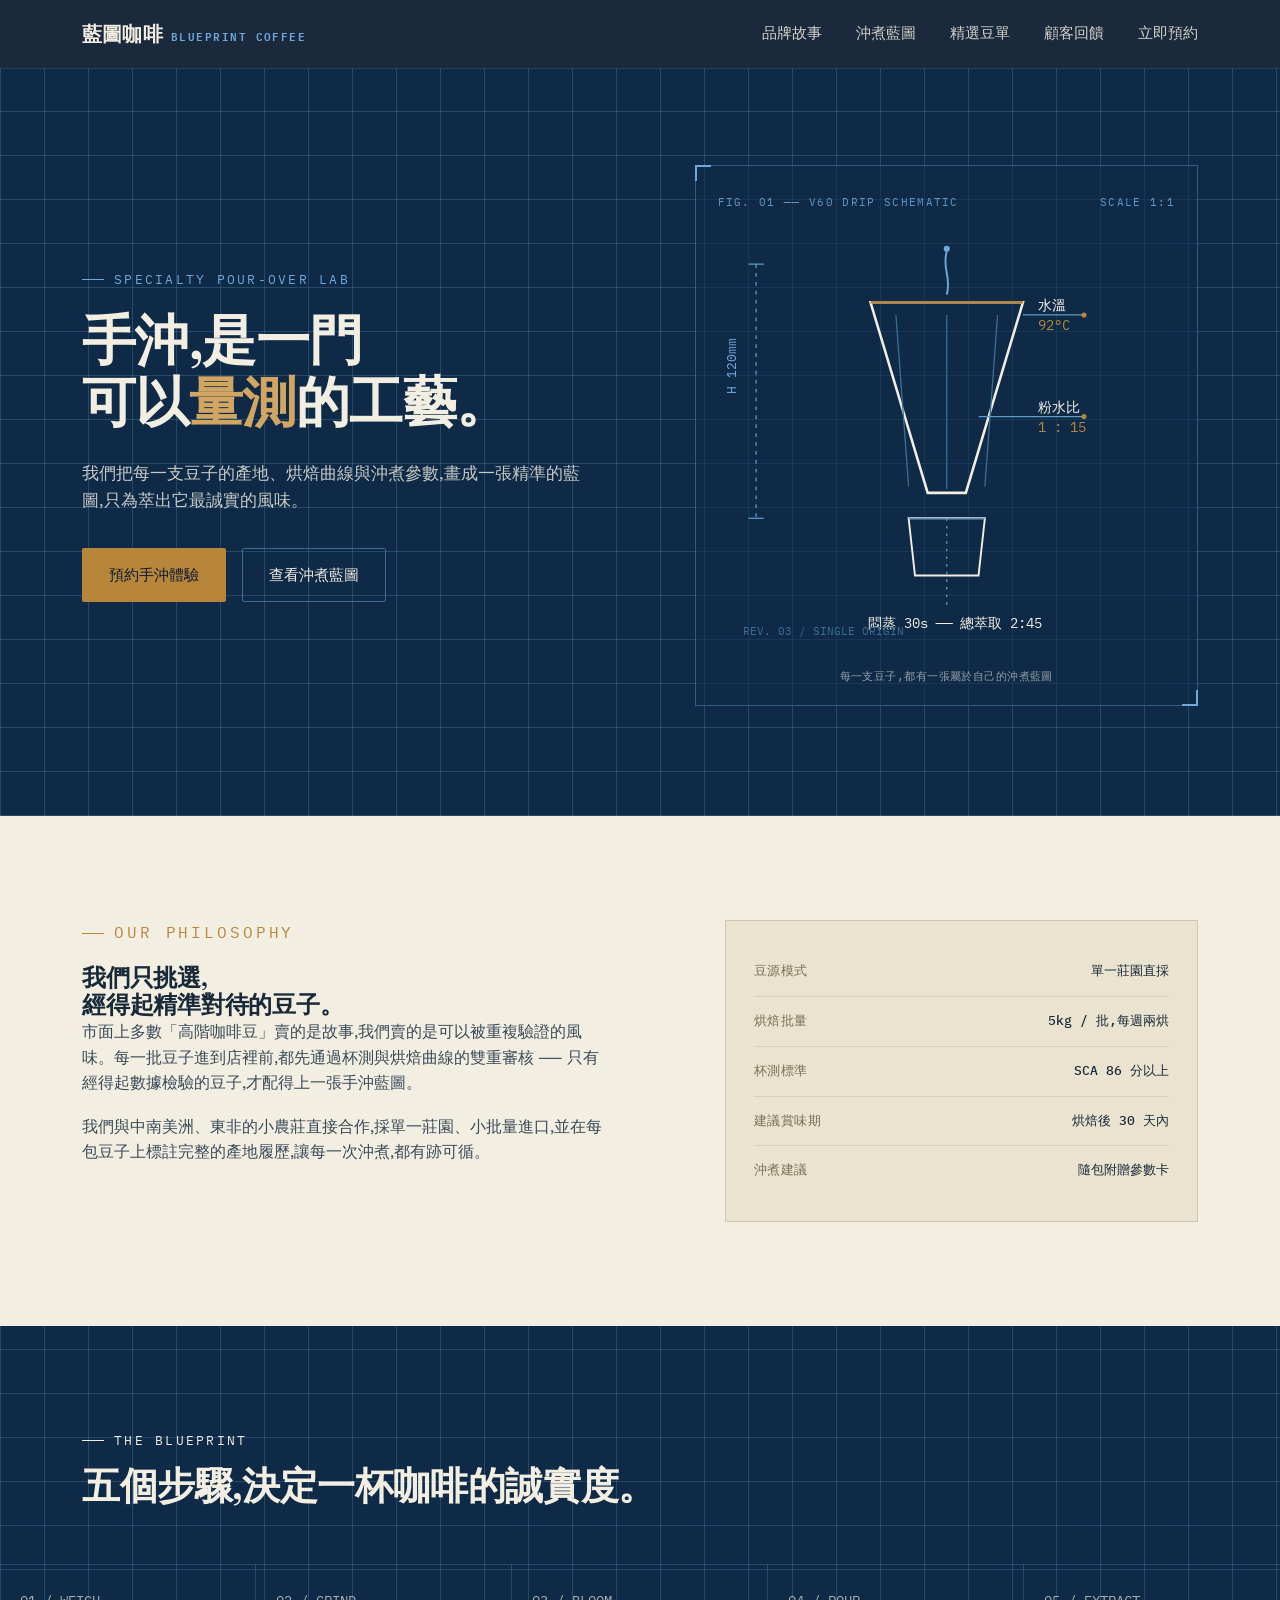
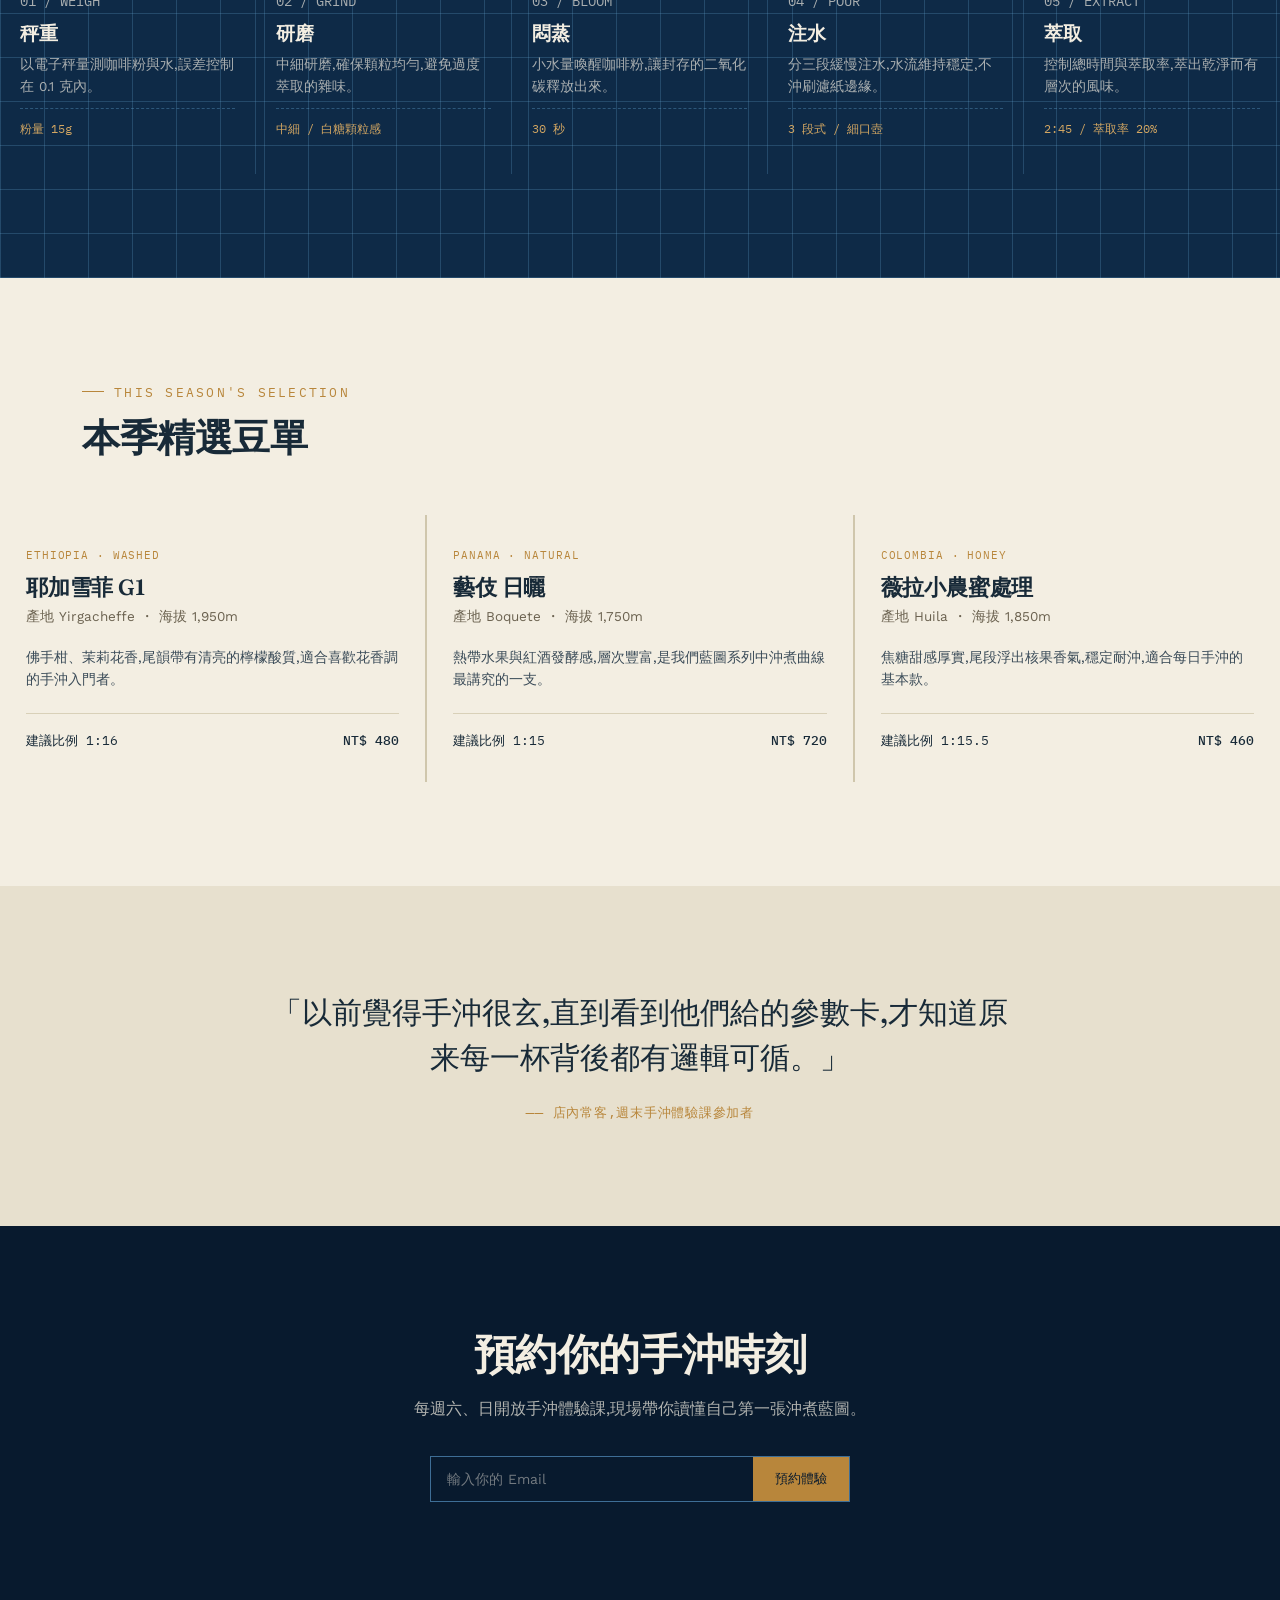
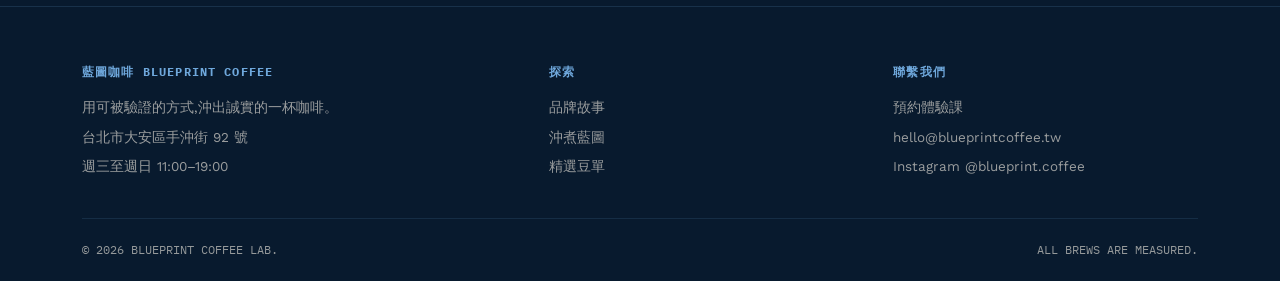
<file: docs/index.html>
<!DOCTYPE html>
<html lang="zh-Hant">
<head>
<meta charset="UTF-8">
<meta name="viewport" content="width=device-width, initial-scale=1.0">
<title>藍圖咖啡 Blueprint Coffee ── 精準手沖,誠實風味</title>
<link rel="preconnect" href="https://fonts.googleapis.com">
<link rel="preconnect" href="https://fonts.gstatic.com" crossorigin>
<link href="https://fonts.googleapis.com/css2?family=Fraunces:opsz,wght@9..144,400;9..144,500;9..144,600;9..144,700&family=Work+Sans:wght@300;400;500;600&family=IBM+Plex+Mono:wght@400;500&display=swap" rel="stylesheet">
<style>
  :root{
    --ink-black:#081A2E;
    --blueprint:#0E2A47;
    --blueprint-line:#3E6E96;
    --blueprint-line-soft:rgba(94,155,197,0.28);
    --paper:#F3EEE2;
    --paper-dim:#E7E0CE;
    --brass:#B8863B;
    --brass-light:#D2A662;
    --sky:#6FA8DC;
    --ink-on-paper:#182A38;
    --max-w:1180px;
  }

  *{margin:0;padding:0;box-sizing:border-box;}
  html{scroll-behavior:smooth;}
  body{
    font-family:'Work Sans', sans-serif;
    background:var(--paper);
    color:var(--ink-on-paper);
    line-height:1.6;
    -webkit-font-smoothing:antialiased;
  }
  a{color:inherit;text-decoration:none;}
  img,svg{display:block;max-width:100%;}
  .container{max-width:var(--max-w);margin:0 auto;padding:0 32px;}
  .eyebrow{
    font-family:'IBM Plex Mono', monospace;
    font-size:12.5px;
    letter-spacing:0.18em;
    text-transform:uppercase;
    display:flex;
    align-items:center;
    gap:10px;
  }
  .eyebrow::before{
    content:"";
    width:22px;height:1px;
    background:currentColor;
    display:inline-block;
  }
  h1,h2,h3{
    font-family:'Fraunces', serif;
    font-weight:600;
    line-height:1.15;
    letter-spacing:-0.01em;
  }
  .btn{
    display:inline-flex;
    align-items:center;
    gap:10px;
    padding:14px 26px;
    border-radius:2px;
    font-family:'Work Sans', sans-serif;
    font-size:15px;
    font-weight:500;
    border:1px solid transparent;
    cursor:pointer;
    transition:transform .25s ease, background .25s ease, border-color .25s ease, color .25s ease;
  }
  .btn:focus-visible{outline:2px solid var(--sky);outline-offset:3px;}
  .btn-primary{background:var(--brass);color:var(--ink-black);}
  .btn-primary:hover{background:var(--brass-light);transform:translateY(-1px);}
  .btn-ghost{border-color:var(--blueprint-line);color:var(--paper);}
  .btn-ghost:hover{border-color:var(--sky);color:var(--sky);}
  .btn-ghost.on-paper{border-color:var(--ink-on-paper);color:var(--ink-on-paper);}
  .btn-ghost.on-paper:hover{border-color:var(--brass);color:var(--brass);}

  /* ---------- NAV ---------- */
  header{
    position:sticky;top:0;z-index:50;
    background:rgba(8,26,46,0.92);
    backdrop-filter:blur(6px);
    border-bottom:1px solid rgba(94,155,197,0.2);
  }
  nav{
    max-width:var(--max-w);margin:0 auto;padding:18px 32px;
    display:flex;align-items:center;justify-content:space-between;
    color:var(--paper);
  }
  .logo{
    font-family:'Fraunces', serif;
    font-size:20px;font-weight:600;letter-spacing:0.01em;
    color:var(--paper);display:flex;align-items:baseline;gap:8px;
  }
  .logo span{
    font-family:'IBM Plex Mono', monospace;
    font-size:10.5px;letter-spacing:0.14em;color:var(--sky);
  }
  .nav-links{display:flex;gap:34px;font-size:14.5px;}
  .nav-links a{opacity:0.85;transition:opacity .2s;}
  .nav-links a:hover{opacity:1;color:var(--sky);}
  .nav-toggle{display:none;background:none;border:none;color:var(--paper);font-size:24px;cursor:pointer;}

  @media (max-width:860px){
    .nav-links{
      position:absolute;top:100%;left:0;right:0;
      background:var(--ink-black);
      flex-direction:column;gap:0;
      max-height:0;overflow:hidden;
      transition:max-height .3s ease;
    }
    .nav-links.open{max-height:320px;}
    .nav-links a{padding:16px 32px;border-top:1px solid rgba(94,155,197,0.15);}
    .nav-toggle{display:block;}
  }

  /* ---------- HERO ---------- */
  .hero{
    background:
      repeating-linear-gradient(0deg, var(--blueprint-line-soft) 0, var(--blueprint-line-soft) 1px, transparent 1px, transparent 44px),
      repeating-linear-gradient(90deg, var(--blueprint-line-soft) 0, var(--blueprint-line-soft) 1px, transparent 1px, transparent 44px),
      var(--blueprint);
    color:var(--paper);
    padding:96px 0 110px;
    position:relative;
    overflow:hidden;
  }
  .hero-grid{
    max-width:var(--max-w);margin:0 auto;padding:0 32px;
    display:grid;grid-template-columns:1.05fr 0.95fr;gap:56px;align-items:center;
  }
  .hero h1{font-size:clamp(34px,4.6vw,54px);margin:20px 0 26px;color:var(--paper);}
  .hero h1 em{font-style:normal;color:var(--brass-light);}
  .hero p.lede{font-size:17px;max-width:46ch;color:rgba(243,238,226,0.82);margin-bottom:34px;}
  .hero-cta{display:flex;gap:16px;flex-wrap:wrap;}
  .hero-eyebrow{color:var(--sky);margin-bottom:6px;}

  .blueprint-plate{
    position:relative;
    border:1px solid rgba(94,155,197,0.45);
    background:rgba(15,42,71,0.55);
    padding:28px 22px 20px;
  }
  .blueprint-plate::before,.blueprint-plate::after,
  .plate-corner-tl,.plate-corner-br{
    content:"";position:absolute;width:14px;height:14px;
    border-color:var(--sky);
  }
  .blueprint-plate::before{top:-1px;left:-1px;border-top:2px solid var(--sky);border-left:2px solid var(--sky);}
  .blueprint-plate::after{bottom:-1px;right:-1px;border-bottom:2px solid var(--sky);border-right:2px solid var(--sky);}
  .plate-label{
    font-family:'IBM Plex Mono', monospace;font-size:11px;letter-spacing:0.12em;
    color:var(--sky);display:flex;justify-content:space-between;margin-bottom:14px;opacity:0.85;
  }
  .plate-caption{
    font-family:'IBM Plex Mono', monospace;font-size:11px;color:rgba(243,238,226,0.6);
    text-align:center;margin-top:10px;letter-spacing:0.04em;
  }

  @media (max-width:900px){
    .hero-grid{grid-template-columns:1fr;}
    .hero{padding:64px 0 76px;}
  }

  /* ---------- SECTION SHARED ---------- */
  section{padding:104px 0;}
  .section-head{max-width:640px;margin-bottom:56px;}
  .section-head h2{font-size:clamp(26px,3.2vw,38px);margin-top:14px;}
  .on-dark{background:var(--ink-black);color:var(--paper);}
  .on-dark .eyebrow{color:var(--sky);}
  .on-paper .eyebrow{color:var(--brass);}

  /* ---------- ABOUT / SPEC SHEET ---------- */
  .about-grid{display:grid;grid-template-columns:1.1fr 0.9fr;gap:64px;align-items:start;}
  .about-grid p{font-size:16px;color:#3a4b58;max-width:52ch;margin-bottom:18px;}
  .spec-sheet{border:1px solid #cfc6ac;background:#EAE3D0;padding:26px 28px;}
  .spec-row{
    display:flex;justify-content:space-between;gap:20px;
    padding:14px 0;border-bottom:1px solid #d8d0b8;
    font-family:'IBM Plex Mono', monospace;font-size:13px;
  }
  .spec-row:last-child{border-bottom:none;}
  .spec-row dt{color:#7a6f52;letter-spacing:0.04em;}
  .spec-row dd{font-weight:500;color:var(--ink-on-paper);text-align:right;}

  @media (max-width:860px){ .about-grid{grid-template-columns:1fr;} }

  /* ---------- PROCESS BLUEPRINT ---------- */
  .process{
    background:
      repeating-linear-gradient(0deg, var(--blueprint-line-soft) 0, var(--blueprint-line-soft) 1px, transparent 1px, transparent 44px),
      repeating-linear-gradient(90deg, var(--blueprint-line-soft) 0, var(--blueprint-line-soft) 1px, transparent 1px, transparent 44px),
      var(--blueprint);
    color:var(--paper);
  }
  .steps{
    display:grid;grid-template-columns:repeat(5,1fr);gap:0;
    border-top:1px solid var(--blueprint-line-soft);
  }
  .step{
    padding:26px 20px;border-right:1px solid var(--blueprint-line-soft);position:relative;
  }
  .step:last-child{border-right:none;}
  .step-index{font-family:'IBM Plex Mono', monospace;font-size:12px;color:var(--sky);margin-bottom:14px;}
  .step h3{font-size:19px;color:var(--paper);margin-bottom:10px;font-weight:600;}
  .step p{font-size:13.5px;color:rgba(243,238,226,0.68);margin-bottom:10px;}
  .step .metric{
    font-family:'IBM Plex Mono', monospace;font-size:12px;color:var(--brass-light);
    border-top:1px dashed rgba(94,155,197,0.4);padding-top:10px;
  }
  @media (max-width:960px){
    .steps{grid-template-columns:1fr 1fr;}
    .step{border-right:1px solid var(--blueprint-line-soft);border-bottom:1px solid var(--blueprint-line-soft);}
    .step:nth-child(2n){border-right:none;}
  }
  @media (max-width:560px){
    .steps{grid-template-columns:1fr;}
    .step{border-right:none;}
  }

  /* ---------- BEANS ---------- */
  .bean-grid{display:grid;grid-template-columns:repeat(3,1fr);gap:2px;background:#cfc6ac;}
  .bean-card{
    background:var(--paper);padding:32px 26px;position:relative;
    display:flex;flex-direction:column;height:100%;
  }
  .bean-tag{
    font-family:'IBM Plex Mono', monospace;font-size:11px;color:var(--brass);
    letter-spacing:0.08em;margin-bottom:10px;
  }
  .bean-card h3{font-size:22px;margin-bottom:6px;}
  .bean-origin{font-size:13.5px;color:#6b6250;margin-bottom:18px;}
  .bean-notes{font-size:14px;color:#3a4b58;margin-bottom:22px;flex-grow:1;}
  .bean-meta{
    display:flex;justify-content:space-between;align-items:center;
    border-top:1px solid #d8d0b8;padding-top:16px;
    font-family:'IBM Plex Mono', monospace;font-size:12.5px;
  }
  .bean-price{color:var(--ink-on-paper);font-weight:500;}
  @media (max-width:900px){ .bean-grid{grid-template-columns:1fr 1fr;} }
  @media (max-width:600px){ .bean-grid{grid-template-columns:1fr;} }

  /* ---------- QUOTE ---------- */
  .quote-section{background:var(--paper-dim);}
  .quote-wrap{max-width:760px;margin:0 auto;text-align:center;}
  blockquote{
    font-family:'Fraunces', serif;font-size:clamp(22px,2.6vw,30px);
    font-weight:500;line-height:1.5;color:var(--ink-on-paper);margin-bottom:22px;
  }
  .quote-attr{font-family:'IBM Plex Mono', monospace;font-size:12.5px;color:var(--brass);letter-spacing:0.06em;}

  /* ---------- CTA / FOOTER ---------- */
  .cta-section{background:var(--ink-black);color:var(--paper);text-align:center;}
  .cta-section h2{font-size:clamp(28px,3.6vw,42px);margin-bottom:18px;}
  .cta-section p{color:rgba(243,238,226,0.72);max-width:48ch;margin:0 auto 34px;}
  .cta-form{
    display:flex;max-width:420px;margin:0 auto;gap:0;border:1px solid var(--blueprint-line);
  }
  .cta-form input{
    flex:1;background:transparent;border:none;padding:14px 16px;
    color:var(--paper);font-family:'Work Sans', sans-serif;font-size:14px;
  }
  .cta-form input::placeholder{color:rgba(243,238,226,0.45);}
  .cta-form input:focus{outline:none;}
  .cta-form button{
    background:var(--brass);color:var(--ink-black);border:none;
    padding:0 22px;font-weight:500;cursor:pointer;font-family:'Work Sans', sans-serif;
    transition:background .2s;
  }
  .cta-form button:hover{background:var(--brass-light);}

  footer{background:var(--ink-black);border-top:1px solid rgba(94,155,197,0.18);color:rgba(243,238,226,0.6);}
  .footer-grid{
    display:grid;grid-template-columns:1.4fr 1fr 1fr;gap:40px;padding:56px 0 32px;
    font-size:13.5px;
  }
  .footer-grid h4{
    font-family:'IBM Plex Mono', monospace;font-size:11.5px;letter-spacing:0.1em;
    color:var(--sky);margin-bottom:16px;text-transform:uppercase;
  }
  .footer-grid p, .footer-grid a{display:block;margin-bottom:8px;color:rgba(243,238,226,0.62);}
  .footer-grid a:hover{color:var(--paper);}
  .footer-bottom{
    border-top:1px solid rgba(94,155,197,0.15);padding:22px 0;
    font-family:'IBM Plex Mono', monospace;font-size:11.5px;
    display:flex;justify-content:space-between;flex-wrap:wrap;gap:10px;
  }
  @media (max-width:700px){ .footer-grid{grid-template-columns:1fr;} }

  /* ---------- REVEAL ---------- */
  .reveal{opacity:0;transform:translateY(18px);transition:opacity .7s ease, transform .7s ease;}
  .reveal.in{opacity:1;transform:translateY(0);}
  @media (prefers-reduced-motion: reduce){
    .reveal{opacity:1;transform:none;transition:none;}
    html{scroll-behavior:auto;}
  }
</style>
</head>
<body>

<header>
  <nav>
    <a href="#top" class="logo">藍圖咖啡<span>BLUEPRINT COFFEE</span></a>
    <button class="nav-toggle" id="navToggle" aria-label="開啟選單" aria-expanded="false">☰</button>
    <div class="nav-links" id="navLinks">
      <a href="#about">品牌故事</a>
      <a href="#process">沖煮藍圖</a>
      <a href="#beans">精選豆單</a>
      <a href="#quote">顧客回饋</a>
      <a href="#cta">立即預約</a>
    </div>
  </nav>
</header>

<section class="hero" id="top">
  <div class="hero-grid">
    <div>
      <p class="eyebrow hero-eyebrow">SPECIALTY POUR-OVER LAB</p>
      <h1>手沖,是一門<br>可以<em>量測</em>的工藝。</h1>
      <p class="lede">我們把每一支豆子的產地、烘焙曲線與沖煮參數,畫成一張精準的藍圖,只為萃出它最誠實的風味。</p>
      <div class="hero-cta">
        <a href="#cta" class="btn btn-primary">預約手沖體驗</a>
        <a href="#process" class="btn btn-ghost">查看沖煮藍圖</a>
      </div>
    </div>

    <div class="blueprint-plate reveal">
      <div class="plate-label"><span>FIG. 01 ── V60 DRIP SCHEMATIC</span><span>SCALE 1:1</span></div>
      <svg viewBox="0 0 360 340" xmlns="http://www.w3.org/2000/svg" role="img" aria-label="V60 手沖濾杯示意圖,標註水溫、粉水比、悶蒸與總萃取時間">
        <!-- dimension lines -->
        <line x1="30" y1="30" x2="30" y2="230" stroke="#5E9BC5" stroke-width="1" stroke-dasharray="3 4"/>
        <line x1="24" y1="30" x2="36" y2="30" stroke="#5E9BC5" stroke-width="1"/>
        <line x1="24" y1="230" x2="36" y2="230" stroke="#5E9BC5" stroke-width="1"/>
        <text x="14" y="132" fill="#6FA8DC" font-size="10" font-family="IBM Plex Mono, monospace" transform="rotate(-90 14 132)">H 120mm</text>

        <!-- dripper cone -->
        <path d="M120 60 L240 60 L195 210 L165 210 Z" fill="none" stroke="#F3EEE2" stroke-width="2"/>
        <path d="M120 60 L240 60" stroke="#B8863B" stroke-width="2"/>
        <!-- ribs -->
        <line x1="140" y1="70" x2="150" y2="205" stroke="#3E6E96" stroke-width="1"/>
        <line x1="180" y1="70" x2="180" y2="207" stroke="#3E6E96" stroke-width="1"/>
        <line x1="220" y1="70" x2="210" y2="205" stroke="#3E6E96" stroke-width="1"/>

        <!-- server -->
        <path d="M150 230 L210 230 L205 275 L155 275 Z" fill="none" stroke="#F3EEE2" stroke-width="1.5"/>
        <line x1="150" y1="230" x2="210" y2="230" stroke="#5E9BC5" stroke-width="1"/>

        <!-- pour line + droplets -->
        <path d="M180 20 C176 34, 184 40, 180 54" stroke="#6FA8DC" stroke-width="1.5" fill="none"/>
        <circle cx="180" cy="18" r="2.4" fill="#6FA8DC"/>

        <!-- annotation callouts -->
        <line x1="240" y1="70" x2="288" y2="70" stroke="#5E9BC5" stroke-width="1"/>
        <circle cx="288" cy="70" r="2" fill="#B8863B"/>
        <text x="252" y="66" fill="#F3EEE2" font-size="11" font-family="IBM Plex Mono, monospace">水溫</text>
        <text x="252" y="82" fill="#B8863B" font-size="11" font-family="IBM Plex Mono, monospace">92°C</text>

        <line x1="205" y1="150" x2="288" y2="150" stroke="#5E9BC5" stroke-width="1"/>
        <circle cx="288" cy="150" r="2" fill="#B8863B"/>
        <text x="252" y="146" fill="#F3EEE2" font-size="11" font-family="IBM Plex Mono, monospace">粉水比</text>
        <text x="252" y="162" fill="#B8863B" font-size="11" font-family="IBM Plex Mono, monospace">1 : 15</text>

        <line x1="180" y1="230" x2="180" y2="300" stroke="#5E9BC5" stroke-width="1" stroke-dasharray="2 4"/>
        <text x="118" y="316" fill="#F3EEE2" font-size="11" font-family="IBM Plex Mono, monospace">悶蒸 30s ── 總萃取 2:45</text>

        <!-- corner tick -->
        <text x="20" y="322" fill="#3E6E96" font-size="9" font-family="IBM Plex Mono, monospace">REV. 03 / SINGLE ORIGIN</text>
      </svg>
      <p class="plate-caption">每一支豆子,都有一張屬於自己的沖煮藍圖</p>
    </div>
  </div>
</section>

<section class="on-paper" id="about">
  <div class="container">
    <div class="about-grid">
      <div class="reveal">
        <p class="eyebrow">OUR PHILOSOPHY</p>
        <h2>我們只挑選,<br>經得起精準對待的豆子。</h2>
        <p>市面上多數「高階咖啡豆」賣的是故事,我們賣的是可以被重複驗證的風味。每一批豆子進到店裡前,都先通過杯測與烘焙曲線的雙重審核 ── 只有經得起數據檢驗的豆子,才配得上一張手沖藍圖。</p>
        <p>我們與中南美洲、東非的小農莊直接合作,採單一莊園、小批量進口,並在每包豆子上標註完整的產地履歷,讓每一次沖煮,都有跡可循。</p>
      </div>
      <dl class="spec-sheet reveal">
        <div class="spec-row"><dt>豆源模式</dt><dd>單一莊園直採</dd></div>
        <div class="spec-row"><dt>烘焙批量</dt><dd>5kg / 批,每週兩烘</dd></div>
        <div class="spec-row"><dt>杯測標準</dt><dd>SCA 86 分以上</dd></div>
        <div class="spec-row"><dt>建議賞味期</dt><dd>烘焙後 30 天內</dd></div>
        <div class="spec-row"><dt>沖煮建議</dt><dd>隨包附贈參數卡</dd></div>
      </dl>
    </div>
  </div>
</section>

<section class="process" id="process">
  <div class="container">
    <div class="section-head reveal">
      <p class="eyebrow">THE BLUEPRINT</p>
      <h2>五個步驟,決定一杯咖啡的誠實度。</h2>
    </div>
  </div>
  <div class="steps reveal">
    <div class="step">
      <p class="step-index">01 / WEIGH</p>
      <h3>秤重</h3>
      <p>以電子秤量測咖啡粉與水,誤差控制在 0.1 克內。</p>
      <p class="metric">粉量 15g</p>
    </div>
    <div class="step">
      <p class="step-index">02 / GRIND</p>
      <h3>研磨</h3>
      <p>中細研磨,確保顆粒均勻,避免過度萃取的雜味。</p>
      <p class="metric">中細 / 白糖顆粒感</p>
    </div>
    <div class="step">
      <p class="step-index">03 / BLOOM</p>
      <h3>悶蒸</h3>
      <p>小水量喚醒咖啡粉,讓封存的二氧化碳釋放出來。</p>
      <p class="metric">30 秒</p>
    </div>
    <div class="step">
      <p class="step-index">04 / POUR</p>
      <h3>注水</h3>
      <p>分三段緩慢注水,水流維持穩定,不沖刷濾紙邊緣。</p>
      <p class="metric">3 段式 / 細口壺</p>
    </div>
    <div class="step">
      <p class="step-index">05 / EXTRACT</p>
      <h3>萃取</h3>
      <p>控制總時間與萃取率,萃出乾淨而有層次的風味。</p>
      <p class="metric">2:45 / 萃取率 20%</p>
    </div>
  </div>
</section>

<section class="on-paper" id="beans">
  <div class="container">
    <div class="section-head reveal">
      <p class="eyebrow">THIS SEASON'S SELECTION</p>
      <h2>本季精選豆單</h2>
    </div>
  </div>
  <div class="bean-grid reveal">
    <div class="bean-card">
      <p class="bean-tag">ETHIOPIA · WASHED</p>
      <h3>耶加雪菲 G1</h3>
      <p class="bean-origin">產地 Yirgacheffe ・ 海拔 1,950m</p>
      <p class="bean-notes">佛手柑、茉莉花香,尾韻帶有清亮的檸檬酸質,適合喜歡花香調的手沖入門者。</p>
      <div class="bean-meta"><span>建議比例 1:16</span><span class="bean-price">NT$ 480</span></div>
    </div>
    <div class="bean-card">
      <p class="bean-tag">PANAMA · NATURAL</p>
      <h3>藝伎 日曬</h3>
      <p class="bean-origin">產地 Boquete ・ 海拔 1,750m</p>
      <p class="bean-notes">熱帶水果與紅酒發酵感,層次豐富,是我們藍圖系列中沖煮曲線最講究的一支。</p>
      <div class="bean-meta"><span>建議比例 1:15</span><span class="bean-price">NT$ 720</span></div>
    </div>
    <div class="bean-card">
      <p class="bean-tag">COLOMBIA · HONEY</p>
      <h3>薇拉小農蜜處理</h3>
      <p class="bean-origin">產地 Huila ・ 海拔 1,850m</p>
      <p class="bean-notes">焦糖甜感厚實,尾段浮出核果香氣,穩定耐沖,適合每日手沖的基本款。</p>
      <div class="bean-meta"><span>建議比例 1:15.5</span><span class="bean-price">NT$ 460</span></div>
    </div>
  </div>
</section>

<section class="quote-section" id="quote">
  <div class="container">
    <div class="quote-wrap reveal">
      <blockquote>「以前覺得手沖很玄,直到看到他們給的參數卡,才知道原来每一杯背後都有邏輯可循。」</blockquote>
      <p class="quote-attr">── 店內常客,週末手沖體驗課參加者</p>
    </div>
  </div>
</section>

<section class="cta-section" id="cta">
  <div class="container">
    <h2 class="reveal">預約你的手沖時刻</h2>
    <p class="reveal">每週六、日開放手沖體驗課,現場帶你讀懂自己第一張沖煮藍圖。</p>
    <form class="cta-form reveal" onsubmit="event.preventDefault(); this.querySelector('button').textContent='已收到,我們會盡快聯繫';">
      <input type="email" placeholder="輸入你的 Email" required aria-label="Email">
      <button type="submit">預約體驗</button>
    </form>
  </div>
</section>

<footer>
  <div class="container">
    <div class="footer-grid">
      <div>
        <h4>藍圖咖啡 BLUEPRINT COFFEE</h4>
        <p>用可被驗證的方式,沖出誠實的一杯咖啡。</p>
        <p>台北市大安區手沖街 92 號</p>
        <p>週三至週日 11:00–19:00</p>
      </div>
      <div>
        <h4>探索</h4>
        <a href="#about">品牌故事</a>
        <a href="#process">沖煮藍圖</a>
        <a href="#beans">精選豆單</a>
      </div>
      <div>
        <h4>聯繫我們</h4>
        <a href="#cta">預約體驗課</a>
        <a href="mailto:hello@blueprintcoffee.tw">hello@blueprintcoffee.tw</a>
        <a href="#top">Instagram @blueprint.coffee</a>
      </div>
    </div>
    <div class="footer-bottom">
      <span>© 2026 BLUEPRINT COFFEE LAB.</span>
      <span>ALL BREWS ARE MEASURED.</span>
    </div>
  </div>
</footer>

<script>
  // mobile nav toggle
  const navToggle = document.getElementById('navToggle');
  const navLinks = document.getElementById('navLinks');
  navToggle.addEventListener('click', () => {
    const isOpen = navLinks.classList.toggle('open');
    navToggle.setAttribute('aria-expanded', isOpen);
  });
  navLinks.querySelectorAll('a').forEach(a => a.addEventListener('click', () => {
    navLinks.classList.remove('open');
    navToggle.setAttribute('aria-expanded', 'false');
  }));

  // scroll reveal
  const prefersReduced = window.matchMedia('(prefers-reduced-motion: reduce)').matches;
  if (!prefersReduced && 'IntersectionObserver' in window) {
    const io = new IntersectionObserver((entries) => {
      entries.forEach(entry => {
        if (entry.isIntersecting) {
          entry.target.classList.add('in');
          io.unobserve(entry.target);
        }
      });
    }, { threshold: 0.15 });
    document.querySelectorAll('.reveal').forEach(el => io.observe(el));
  } else {
    document.querySelectorAll('.reveal').forEach(el => el.classList.add('in'));
  }
</script>

</body>
</html>
</file>
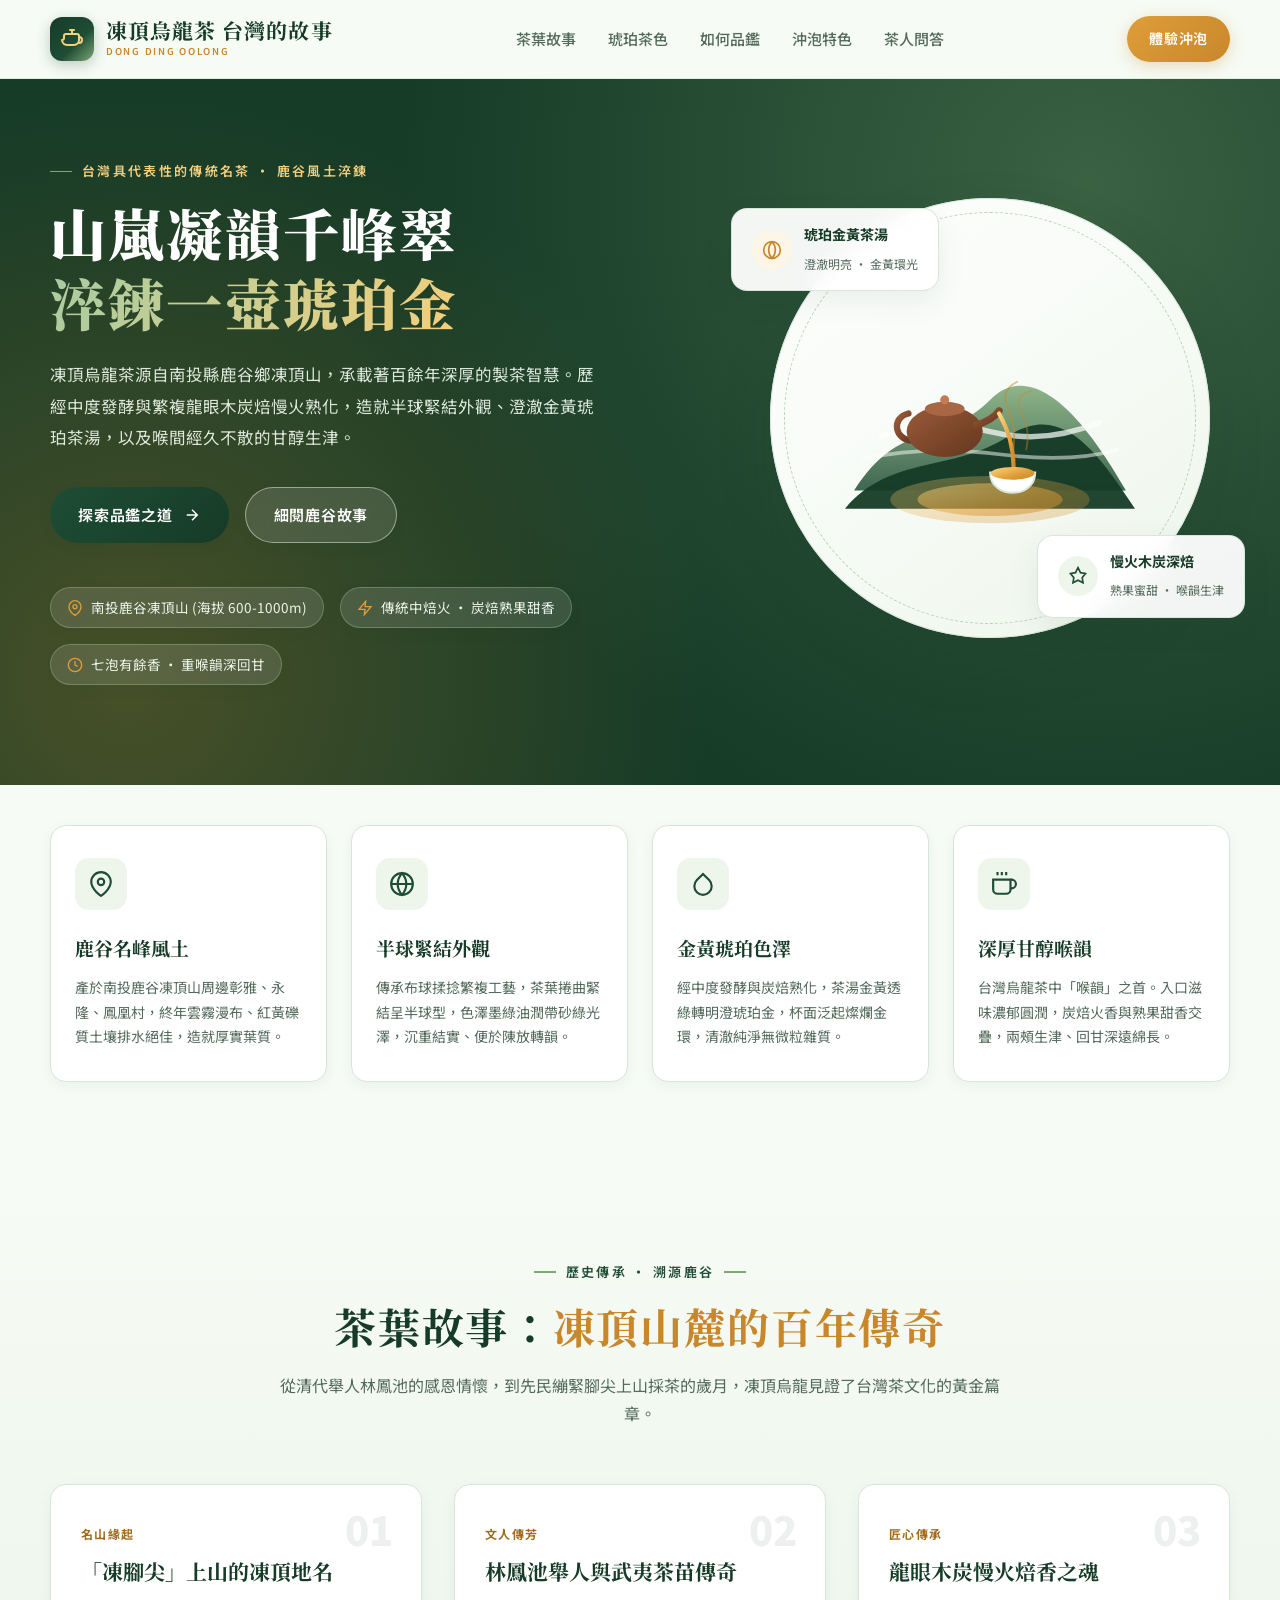
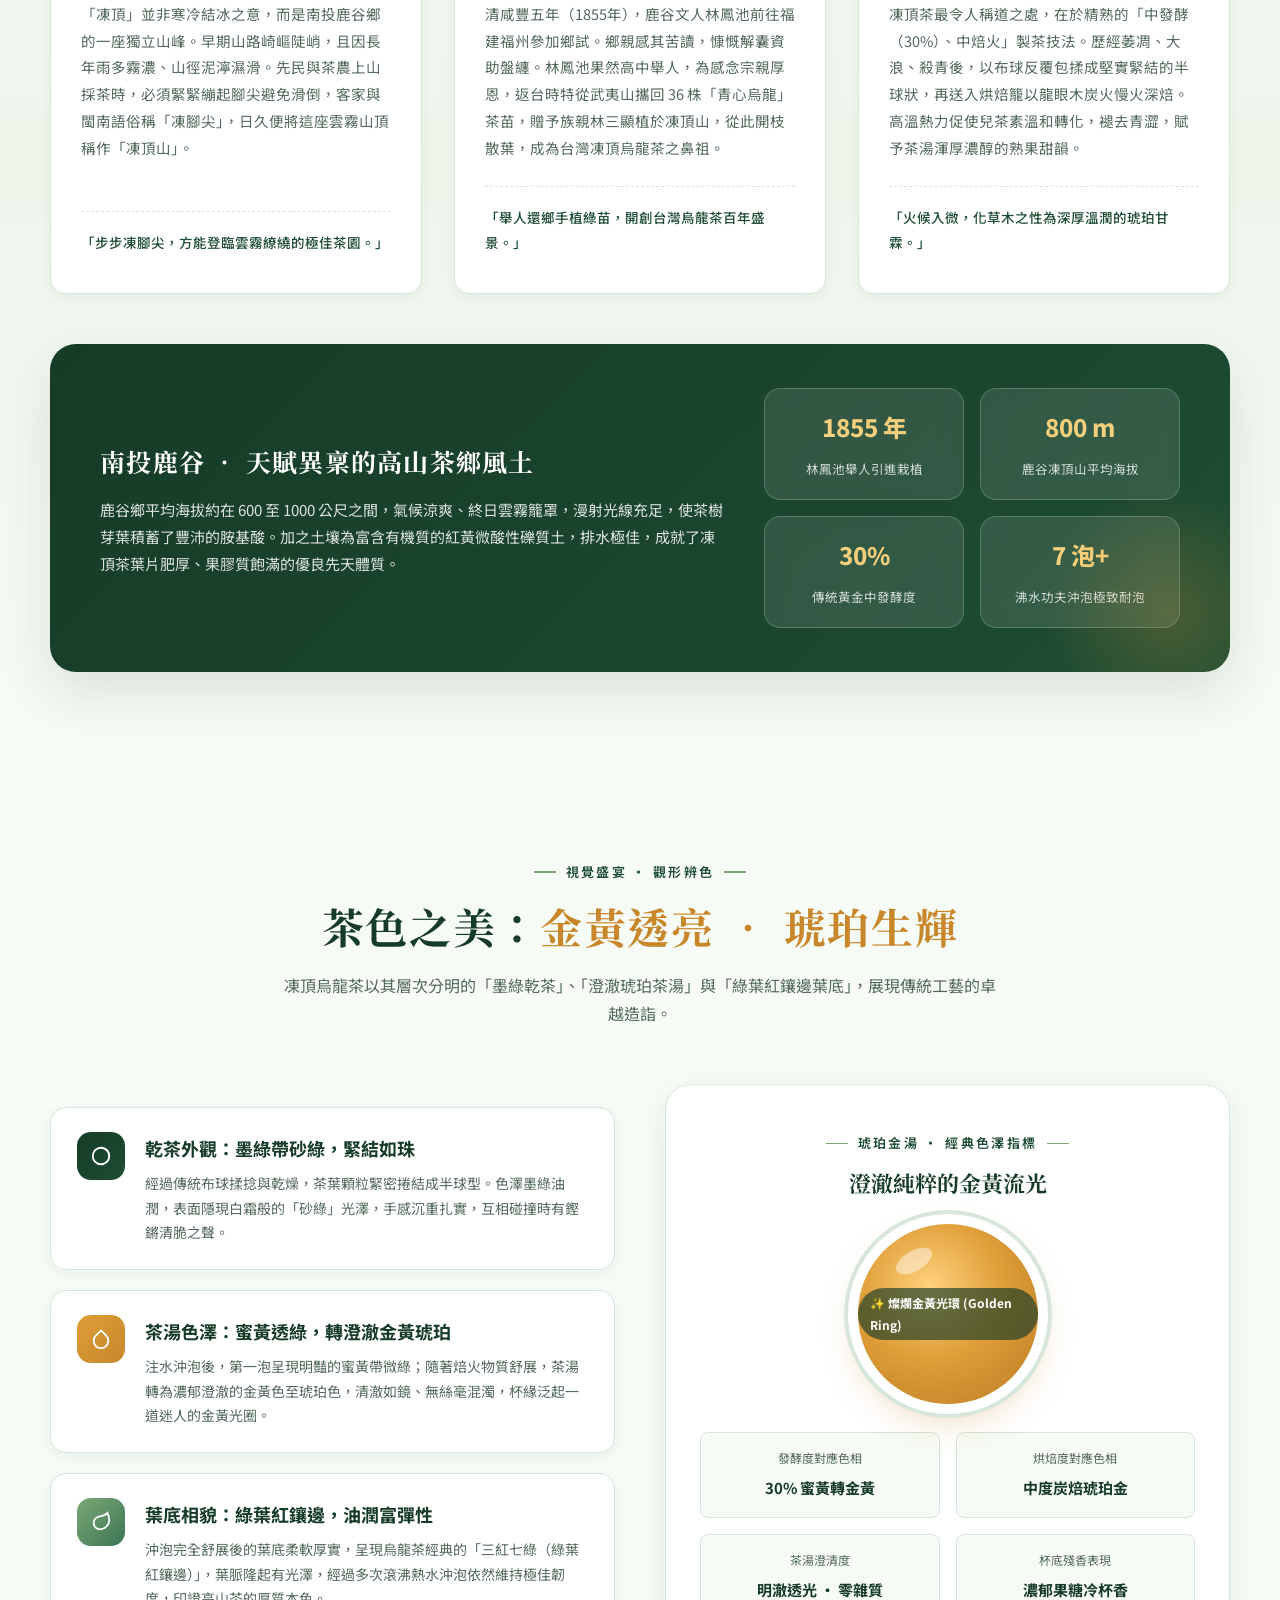
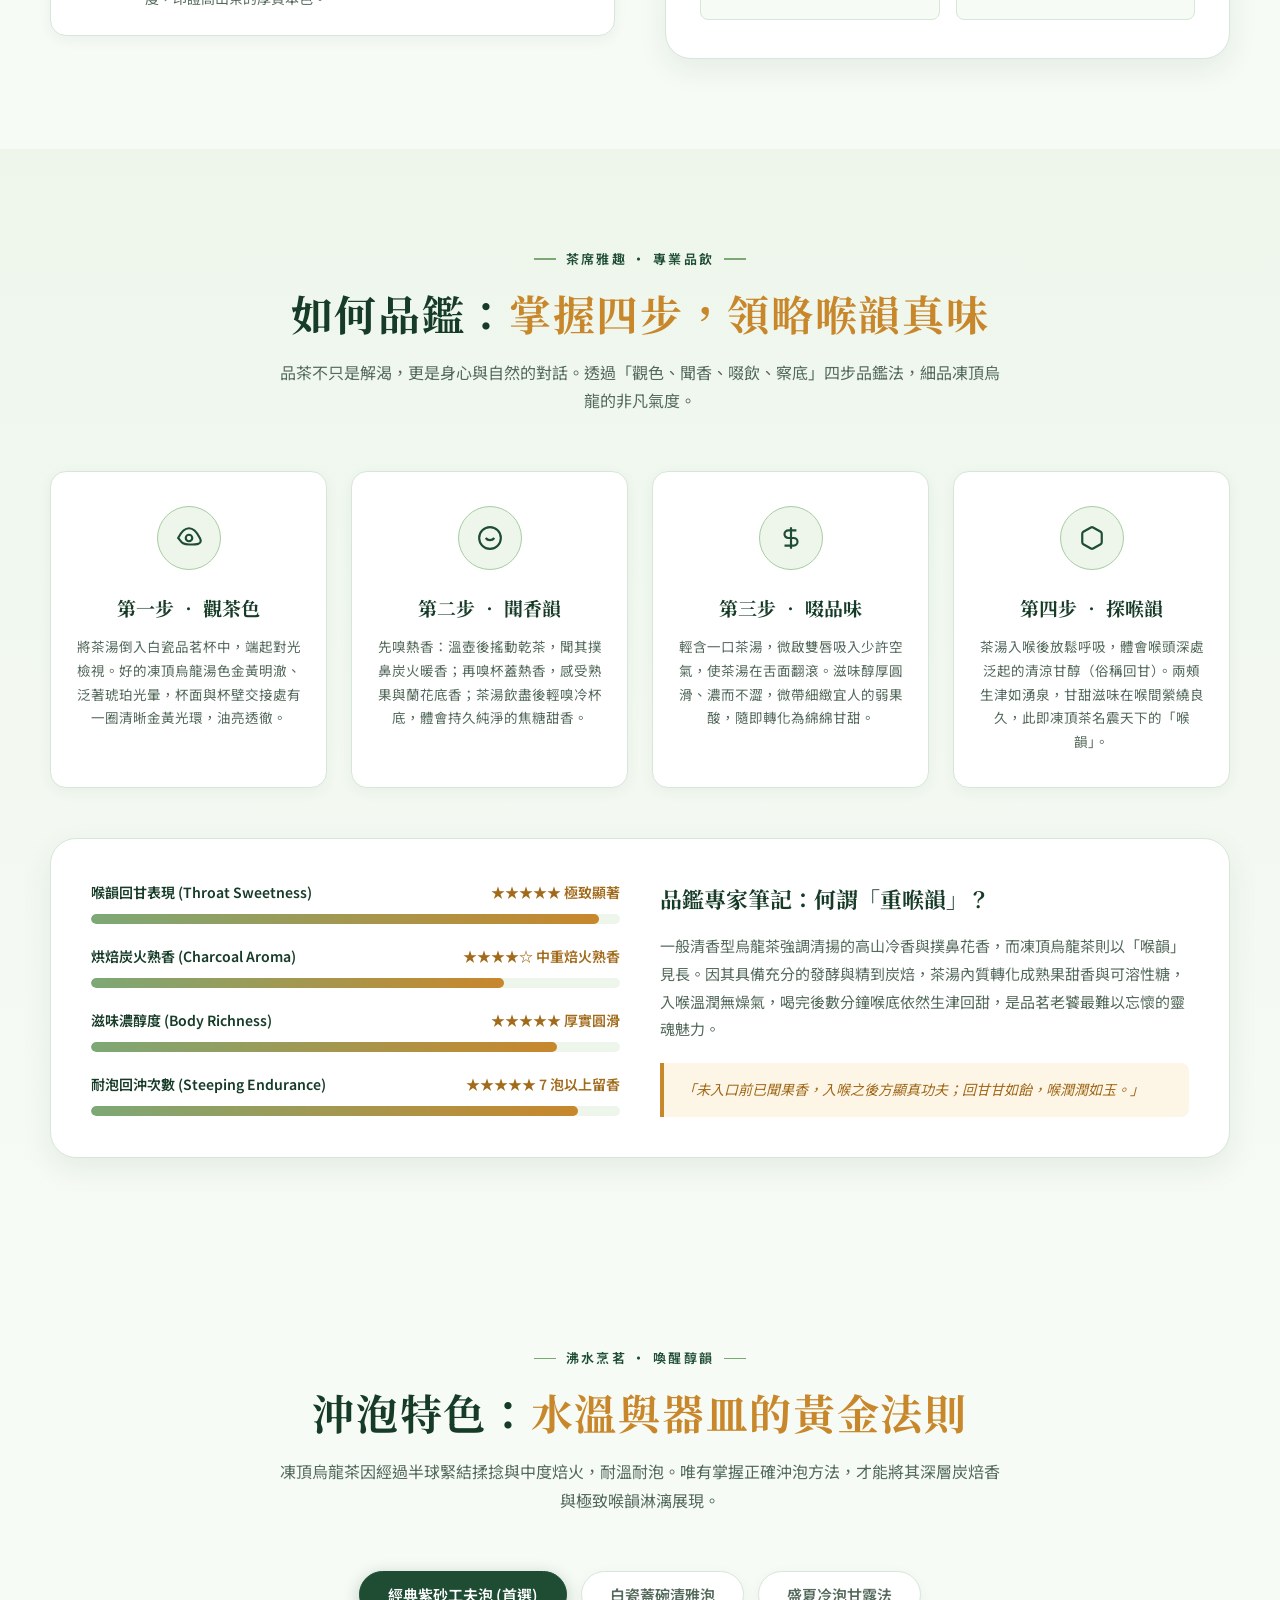
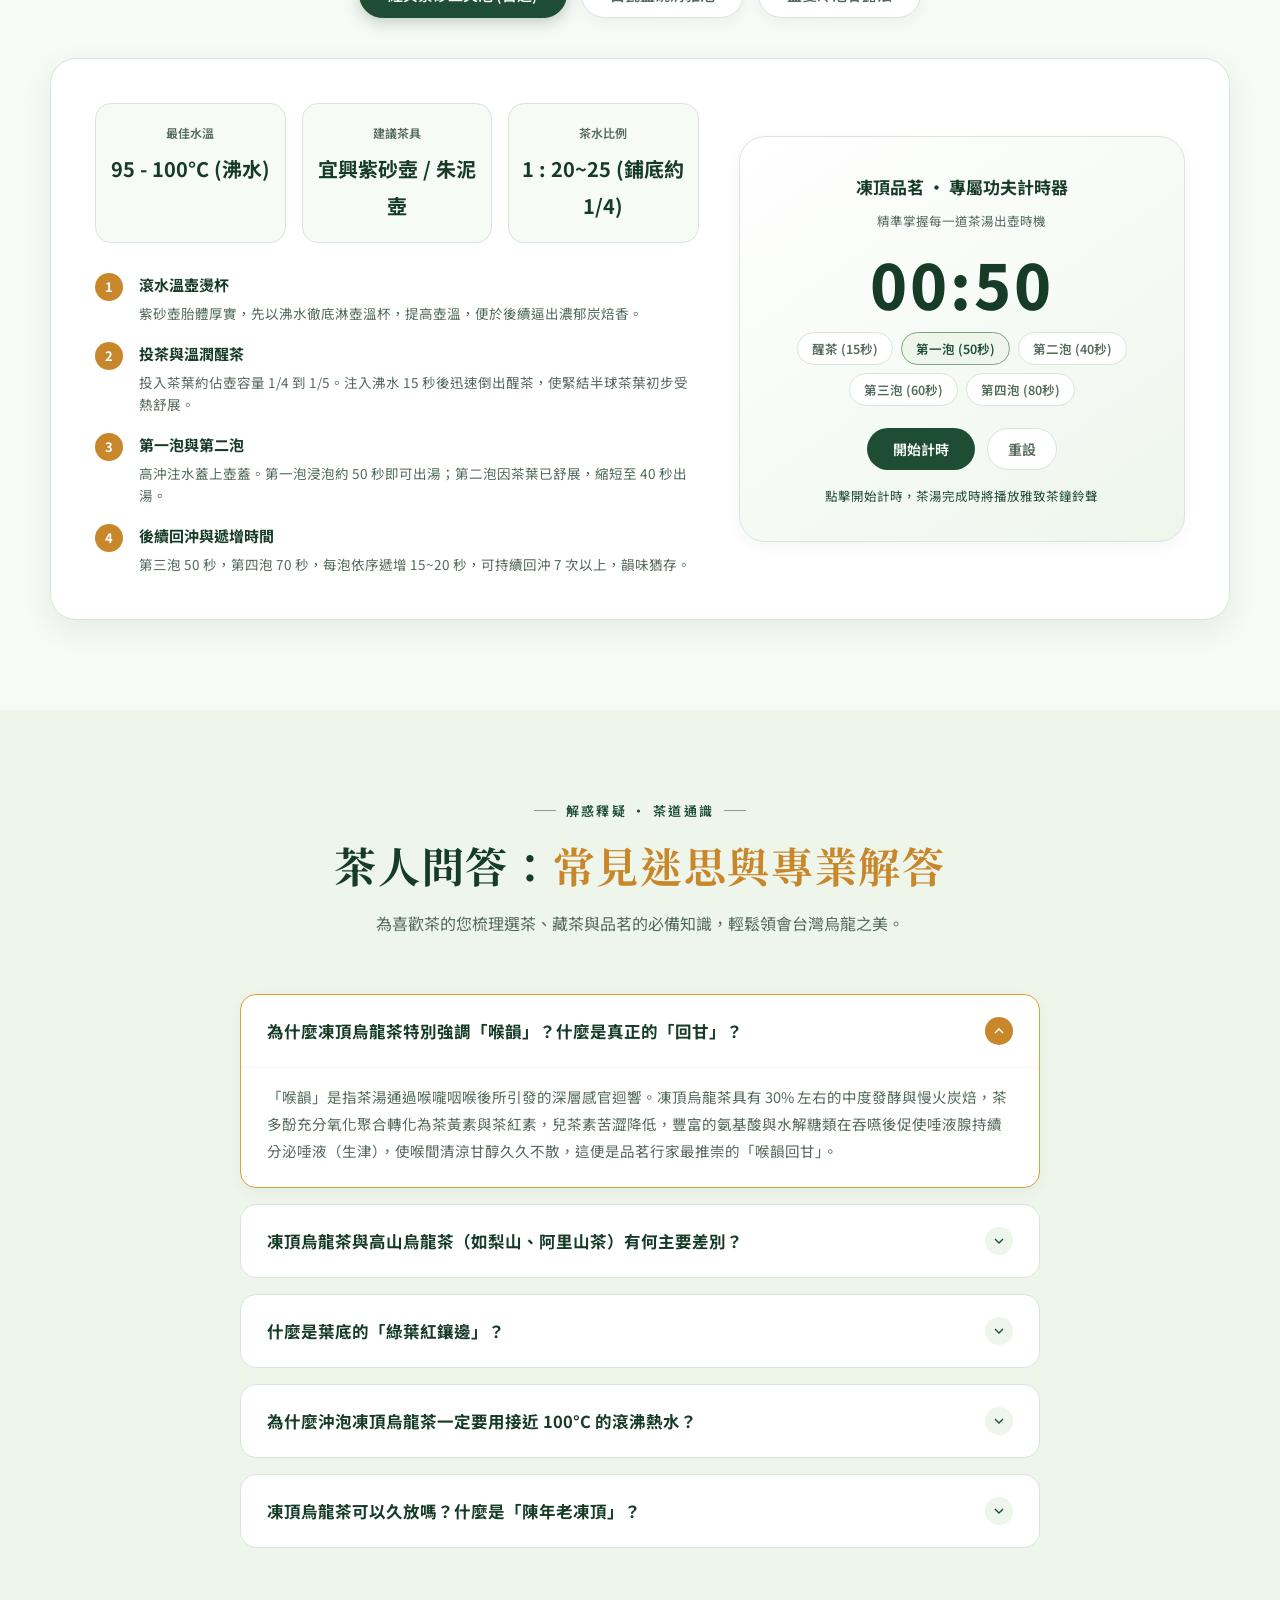
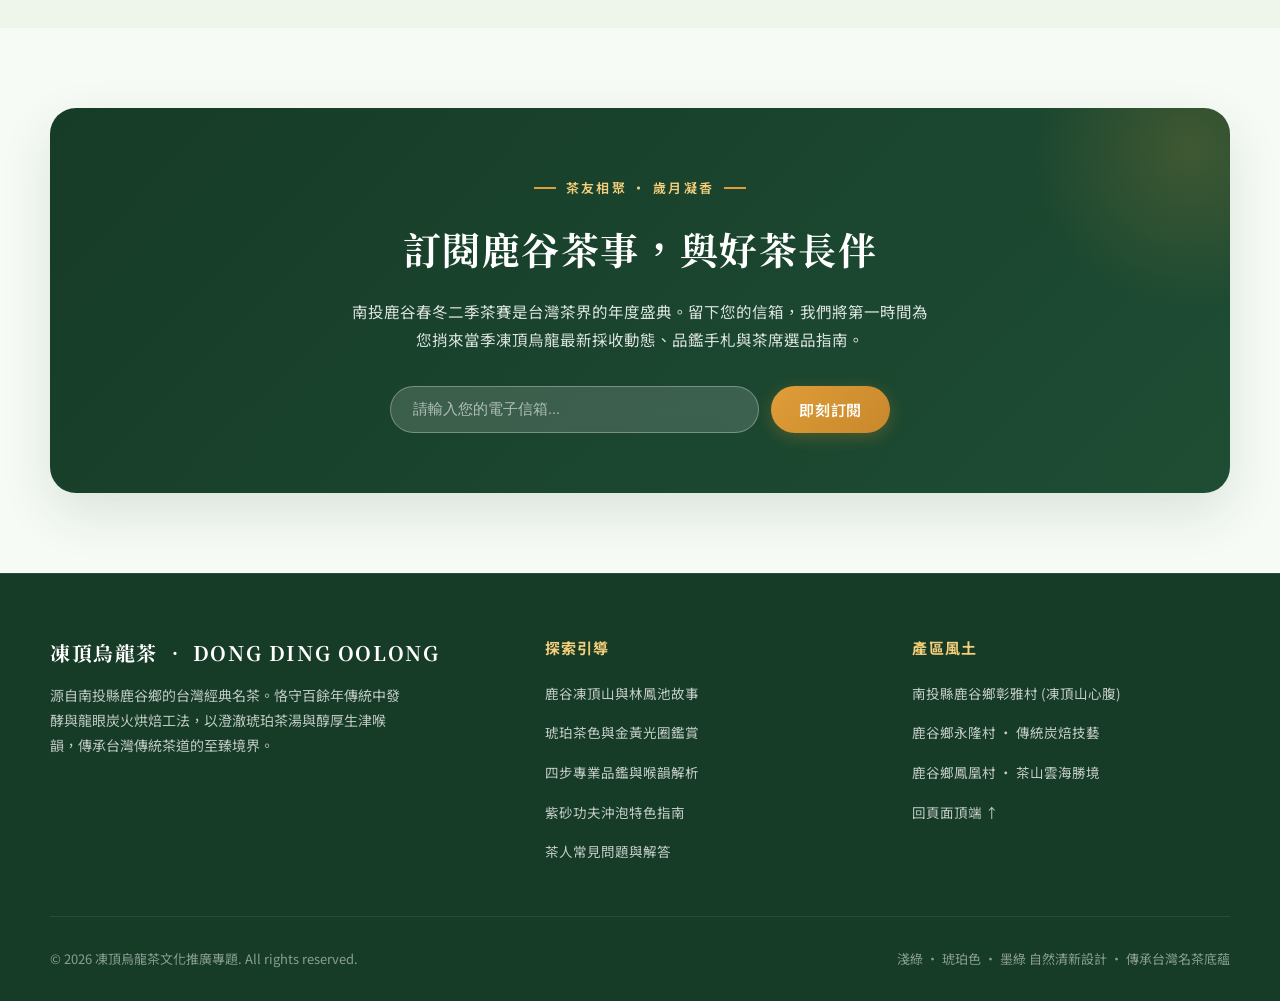
<file: onepage/index.html>
<!DOCTYPE html>
<html lang="zh-Hant">
<head>
  <meta charset="UTF-8">
  <meta name="viewport" content="width=device-width, initial-scale=1.0">
  <meta name="description" content="台灣傳統名茶——凍頂烏龍茶專題。探尋南投鹿谷凍頂山風土傳奇、林鳳池舉人茶苗歷史、澄澈琥珀金黃茶色、專業品鑑之道與傳統炭焙沖泡特色。">
  <title>凍頂烏龍茶｜山嵐凝韻 ‧ 琥珀醇香</title>
  <link rel="preconnect" href="https://fonts.googleapis.com">
  <link rel="preconnect" href="https://fonts.gstatic.com" crossorigin>
  <link href="https://fonts.googleapis.com/css2?family=Noto+Sans+TC:wght@300;400;500;600;700&family=Noto+Serif+TC:wght@400;500;600;700;900&display=swap" rel="stylesheet">
  <style>
    :root {
      /* 品牌核心顏色：淺綠、琥珀色、墨綠 */
      --green-dark: #163b27;         /* 墨綠：深沉穩重、山林幽靜 */
      --green-forest: #1e4d34;       /* 墨綠偏林：主色調 */
      --green-medium: #3b7654;       /* 中墨綠：段落與強調 */
      --green-light: #7da876;        /* 淺綠：清新自然、茶芽生機 */
      --green-soft: #a8cca2;         /* 柔和淺綠：邊框與高光 */
      --green-mist: #eef6ec;         /* 淺綠霧白：柔和背景 */
      --green-tint: #f6fbf5;         /* 極淡淺綠基底 */

      --amber-dark: #a26b1c;         /* 深琥珀：熟成焙火色 */
      --amber-primary: #c8872b;      /* 琥珀色：茶湯靈魂色澤 */
      --amber-gold: #df9e38;         /* 琥珀金：溫暖金光 */
      --amber-light: #f5cf7b;        /* 淺金琥珀：亮點點綴 */
      --amber-mist: #fdf6e7;         /* 琥珀霧金：背景柔光 */

      /* 中性與字體色 */
      --text-main: #14271c;          /* 墨綠深灰文字 */
      --text-muted: #53695b;         /* 沉穩次文字 */
      --text-light: #7b9483;         /* 輔助標註色 */
      --border-color: #d7e6da;       /* 柔和葉綠邊框 */
      --surface-white: #ffffff;      /* 純白卡片 */

      /* 陰影與圓角 */
      --shadow-sm: 0 4px 14px rgba(22, 59, 39, 0.05);
      --shadow-md: 0 10px 30px rgba(22, 59, 39, 0.08);
      --shadow-lg: 0 20px 52px rgba(22, 59, 39, 0.12);
      --radius-sm: 8px;
      --radius-md: 16px;
      --radius-lg: 26px;
      --radius-full: 9999px;
    }

    * {
      box-sizing: border-box;
      margin: 0;
      padding: 0;
    }

    html {
      scroll-behavior: smooth;
    }

    body {
      background-color: var(--green-tint);
      color: var(--text-main);
      font-family: "Noto Sans TC", -apple-system, BlinkMacSystemFont, "Segoe UI", Roboto, "PingFang TC", "Microsoft JhengHei", sans-serif;
      font-size: 16px;
      line-height: 1.85;
      -webkit-font-smoothing: antialiased;
      overflow-x: hidden;
    }

    a {
      color: inherit;
      text-decoration: none;
      transition: all 0.25s ease;
    }

    button {
      font-family: inherit;
      cursor: pointer;
      border: none;
      outline: none;
      background: none;
      transition: all 0.25s ease;
    }

    .container {
      width: min(1180px, calc(100% - 48px));
      margin: 0 auto;
    }

    .serif {
      font-family: "Noto Serif TC", "Source Han Serif TC", Georgia, serif;
    }

    /* 眉標與章節標題 */
    .eyebrow {
      display: inline-flex;
      align-items: center;
      gap: 10px;
      color: var(--green-forest);
      font-size: 13px;
      font-weight: 600;
      letter-spacing: 0.18em;
      text-transform: uppercase;
      margin-bottom: 14px;
    }

    .eyebrow::before, .eyebrow::after {
      content: "";
      width: 22px;
      height: 1.5px;
      background: var(--green-light);
    }

    .eyebrow-left::after {
      display: none;
    }

    .section-header {
      text-align: center;
      max-width: 720px;
      margin: 0 auto 56px;
    }

    .section-title {
      font-size: clamp(28px, 3.8vw, 42px);
      font-weight: 700;
      color: var(--green-dark);
      line-height: 1.35;
      letter-spacing: 0.04em;
      margin-bottom: 16px;
    }

    .section-title em {
      color: var(--amber-primary);
      font-style: normal;
    }

    .section-subtitle {
      font-size: 16px;
      color: var(--text-muted);
      line-height: 1.8;
    }

    /* 按鈕元件 */
    .btn {
      display: inline-flex;
      align-items: center;
      justify-content: center;
      gap: 10px;
      padding: 13px 28px;
      font-size: 15px;
      font-weight: 600;
      letter-spacing: 0.05em;
      border-radius: var(--radius-full);
      box-shadow: var(--shadow-sm);
      transition: all 0.3s ease;
    }

    .btn:hover {
      transform: translateY(-2px);
      box-shadow: var(--shadow-md);
    }

    .btn-forest {
      background: linear-gradient(135deg, var(--green-forest) 0%, var(--green-dark) 100%);
      color: #ffffff;
    }

    .btn-forest:hover {
      background: linear-gradient(135deg, var(--green-medium) 0%, var(--green-forest) 100%);
    }

    .btn-amber {
      background: linear-gradient(135deg, var(--amber-gold) 0%, var(--amber-primary) 100%);
      color: #ffffff;
      box-shadow: 0 4px 16px rgba(200, 135, 43, 0.3);
    }

    .btn-amber:hover {
      background: linear-gradient(135deg, var(--amber-primary) 0%, var(--amber-dark) 100%);
    }

    .btn-outline {
      border: 1.5px solid var(--green-light);
      color: var(--green-forest);
      background: rgba(255, 255, 255, 0.85);
      backdrop-filter: blur(8px);
    }

    .btn-outline:hover {
      background: var(--green-forest);
      color: #ffffff;
      border-color: var(--green-forest);
    }

    /* ========================================================
       導覽列 (Navbar)
       ======================================================== */
    .navbar {
      position: sticky;
      top: 0;
      z-index: 100;
      background: rgba(246, 251, 245, 0.93);
      backdrop-filter: blur(14px);
      border-bottom: 1px solid rgba(215, 230, 218, 0.7);
      transition: all 0.3s ease;
    }

    .navbar-inner {
      display: flex;
      align-items: center;
      justify-content: space-between;
      height: 78px;
    }

    .brand-logo {
      display: flex;
      align-items: center;
      gap: 12px;
    }

    .brand-symbol {
      width: 44px;
      height: 44px;
      border-radius: 12px;
      background: linear-gradient(135deg, var(--green-dark) 0%, var(--green-forest) 60%, var(--green-light) 100%);
      display: flex;
      align-items: center;
      justify-content: center;
      color: var(--amber-light);
      box-shadow: 0 4px 14px rgba(22, 59, 39, 0.25);
    }

    .brand-text h1 {
      font-size: clamp(17px, 2vw, 21px);
      font-weight: 700;
      color: var(--green-dark);
      letter-spacing: 0.05em;
      line-height: 1.2;
      white-space: nowrap;
    }

    .brand-text span {
      font-size: 9.5px;
      font-weight: 600;
      color: var(--amber-primary);
      letter-spacing: 0.18em;
      display: block;
    }

    .nav-menu {
      display: flex;
      align-items: center;
      gap: 32px;
      list-style: none;
    }

    .nav-link {
      font-size: 15px;
      font-weight: 500;
      color: var(--text-muted);
      position: relative;
      padding: 6px 0;
    }

    .nav-link::after {
      content: "";
      position: absolute;
      bottom: 0;
      left: 0;
      width: 100%;
      height: 2px;
      background: var(--amber-primary);
      transform: scaleX(0);
      transform-origin: right;
      transition: transform 0.3s ease;
    }

    .nav-link:hover {
      color: var(--green-dark);
    }

    .nav-link:hover::after {
      transform: scaleX(1);
      transform-origin: left;
    }

    .mobile-toggle {
      display: none;
      font-size: 24px;
      color: var(--green-dark);
      padding: 6px;
    }

    /* ========================================================
       Hero 旗艦主視覺區 (Hero Section)
       ======================================================== */
    .hero {
      position: relative;
      padding: 72px 0 100px;
      overflow: hidden;
      background: radial-gradient(circle at 85% 15%, rgba(125, 168, 118, 0.35) 0%, transparent 55%),
                  radial-gradient(circle at 10% 85%, rgba(200, 135, 43, 0.28) 0%, transparent 45%),
                  var(--green-dark);
      color: #ffffff;
    }

    .hero .eyebrow {
      color: var(--amber-light);
    }

    .hero .eyebrow::before,
    .hero .eyebrow::after {
      background: var(--green-light);
    }

    .hero-grid {
      display: grid;
      grid-template-columns: 1.15fr 0.85fr;
      gap: 52px;
      align-items: center;
    }

    .hero-content {
      position: relative;
      z-index: 2;
    }

    .hero-title {
      font-size: clamp(34px, 4.6vw, 56px);
      font-weight: 900;
      color: #ffffff;
      line-height: 1.25;
      letter-spacing: 0.04em;
      margin-bottom: 22px;
    }

    .hero-title .highlight {
      background: linear-gradient(120deg, var(--green-soft) 0%, var(--amber-light) 100%);
      -webkit-background-clip: text;
      -webkit-text-fill-color: transparent;
      display: inline-block;
    }

    .hero-desc {
      font-size: 16.5px;
      color: rgba(238, 246, 236, 0.92);
      line-height: 1.9;
      margin-bottom: 34px;
      max-width: 560px;
    }

    .hero-actions {
      display: flex;
      flex-wrap: wrap;
      gap: 16px;
      margin-bottom: 44px;
    }

    .hero .btn-outline {
      border: 1.5px solid rgba(255, 255, 255, 0.45);
      color: #ffffff;
      background: rgba(255, 255, 255, 0.12);
    }

    .hero .btn-outline:hover {
      background: #ffffff;
      color: var(--green-dark);
      border-color: #ffffff;
    }

    .hero-badges {
      display: flex;
      flex-wrap: wrap;
      gap: 16px;
    }

    .hero-badge-item {
      display: flex;
      align-items: center;
      gap: 8px;
      font-size: 13.5px;
      color: #eef6ec;
      background: rgba(255, 255, 255, 0.12);
      backdrop-filter: blur(8px);
      padding: 7px 16px;
      border-radius: var(--radius-full);
      border: 1px solid rgba(168, 204, 162, 0.35);
      box-shadow: var(--shadow-sm);
    }

    .hero-badge-item svg {
      color: var(--amber-gold);
    }

    /* 藝術感茶席插畫 */
    .hero-visual {
      position: relative;
      display: flex;
      justify-content: center;
      align-items: center;
      min-height: 450px;
    }

    .art-ring-canvas {
      position: relative;
      width: 100%;
      max-width: 440px;
      aspect-ratio: 1/1;
      border-radius: 50%;
      background: linear-gradient(145deg, #ffffff, var(--green-mist));
      box-shadow: 0 25px 60px rgba(22, 59, 39, 0.12), inset 0 0 0 1px rgba(215, 230, 218, 0.9);
      display: flex;
      align-items: center;
      justify-content: center;
      overflow: hidden;
    }

    .art-pulse-ring {
      position: absolute;
      inset: 14px;
      border-radius: 50%;
      border: 1px dashed rgba(125, 168, 118, 0.5);
      animation: spinClockwise 60s linear infinite;
    }

    @keyframes spinClockwise {
      from { transform: rotate(0deg); }
      to { transform: rotate(360deg); }
    }

    .floating-chip {
      position: absolute;
      background: rgba(255, 255, 255, 0.95);
      backdrop-filter: blur(12px);
      padding: 13px 20px;
      border-radius: var(--radius-md);
      box-shadow: var(--shadow-md);
      border: 1px solid rgba(215, 230, 218, 0.95);
      display: flex;
      align-items: center;
      gap: 12px;
      z-index: 3;
      animation: floatChip 4.5s ease-in-out infinite alternate;
    }

    .chip-one {
      top: 15px;
      left: -20px;
    }

    .chip-two {
      bottom: 25px;
      right: -15px;
      animation-delay: -2.2s;
    }

    @keyframes floatChip {
      0% { transform: translateY(0px); }
      100% { transform: translateY(-12px); }
    }

    .chip-icon {
      width: 40px;
      height: 40px;
      border-radius: 50%;
      display: flex;
      align-items: center;
      justify-content: center;
      font-size: 18px;
      flex-shrink: 0;
    }

    .chip-icon-amber {
      background: var(--amber-mist);
      color: var(--amber-primary);
    }

    .chip-icon-green {
      background: var(--green-mist);
      color: var(--green-forest);
    }

    .chip-text strong {
      display: block;
      font-size: 14px;
      color: var(--green-dark);
    }

    .chip-text span {
      font-size: 12px;
      color: var(--text-muted);
    }

    /* ========================================================
       風土與四大精髓 (Highlights Banner)
       ======================================================== */
    .four-essences {
      padding: 40px 0 80px;
    }

    .essence-grid {
      display: grid;
      grid-template-columns: repeat(4, 1fr);
      gap: 24px;
    }

    .essence-card {
      background: var(--surface-white);
      padding: 32px 24px;
      border-radius: var(--radius-md);
      box-shadow: var(--shadow-sm);
      border: 1px solid var(--border-color);
      transition: all 0.3s ease;
      position: relative;
      overflow: hidden;
    }

    .essence-card::before {
      content: "";
      position: absolute;
      top: 0;
      left: 0;
      right: 0;
      height: 3px;
      background: linear-gradient(90deg, var(--green-light), var(--amber-primary));
      opacity: 0;
      transition: opacity 0.3s ease;
    }

    .essence-card:hover {
      transform: translateY(-5px);
      box-shadow: var(--shadow-md);
      border-color: var(--green-soft);
    }

    .essence-card:hover::before {
      opacity: 1;
    }

    .essence-icon {
      width: 52px;
      height: 52px;
      border-radius: 14px;
      background: var(--green-mist);
      color: var(--green-forest);
      display: flex;
      align-items: center;
      justify-content: center;
      margin-bottom: 20px;
    }

    .essence-card h3 {
      font-size: 19px;
      font-weight: 700;
      color: var(--green-dark);
      margin-bottom: 10px;
    }

    .essence-card p {
      font-size: 14px;
      color: var(--text-muted);
      line-height: 1.75;
    }

    /* ========================================================
       茶葉故事與由來 (Story & Origin Section)
       ======================================================== */
    .story-section {
      padding: 90px 0;
      background: linear-gradient(180deg, var(--green-tint) 0%, var(--green-mist) 50%, var(--green-tint) 100%);
    }

    .story-grid {
      display: grid;
      grid-template-columns: repeat(3, 1fr);
      gap: 32px;
      margin-bottom: 50px;
    }

    .story-box {
      background: var(--surface-white);
      border-radius: var(--radius-md);
      padding: 38px 30px;
      border: 1px solid var(--border-color);
      box-shadow: var(--shadow-sm);
      display: flex;
      flex-direction: column;
      position: relative;
      transition: all 0.35s ease;
    }

    .story-box:hover {
      transform: translateY(-6px);
      box-shadow: var(--shadow-md);
      border-color: var(--amber-gold);
    }

    .story-watermark {
      position: absolute;
      top: 24px;
      right: 28px;
      font-size: 40px;
      font-weight: 900;
      color: rgba(22, 59, 39, 0.08);
      line-height: 1;
    }

    .story-tag {
      font-size: 12px;
      font-weight: 700;
      color: var(--amber-dark);
      letter-spacing: 0.12em;
      text-transform: uppercase;
      margin-bottom: 12px;
    }

    .story-box h3 {
      font-size: 21px;
      color: var(--green-dark);
      font-weight: 700;
      margin-bottom: 14px;
      line-height: 1.4;
    }

    .story-box p {
      font-size: 14.5px;
      color: var(--text-muted);
      line-height: 1.85;
      flex-grow: 1;
    }

    .story-highlight {
      margin-top: 24px;
      padding-top: 18px;
      border-top: 1px dashed var(--border-color);
      font-size: 13.5px;
      color: var(--green-forest);
      font-weight: 500;
    }

    /* 產地風土專題橫幅 */
    .terroir-banner {
      background: linear-gradient(135deg, var(--green-dark) 0%, var(--green-forest) 100%);
      color: #ffffff;
      border-radius: var(--radius-lg);
      padding: 44px 50px;
      display: grid;
      grid-template-columns: 1.2fr 0.8fr;
      gap: 40px;
      align-items: center;
      box-shadow: var(--shadow-lg);
      position: relative;
      overflow: hidden;
    }

    .terroir-banner::after {
      content: "";
      position: absolute;
      right: -70px;
      bottom: -70px;
      width: 260px;
      height: 260px;
      border-radius: 50%;
      background: radial-gradient(circle, rgba(223, 158, 56, 0.22), transparent 70%);
      pointer-events: none;
    }

    .terroir-content h4 {
      font-size: 25px;
      font-weight: 700;
      margin-bottom: 12px;
      letter-spacing: 0.05em;
    }

    .terroir-content p {
      font-size: 15px;
      color: rgba(255, 255, 255, 0.85);
      line-height: 1.8;
    }

    .terroir-stats {
      display: grid;
      grid-template-columns: 1fr 1fr;
      gap: 16px;
    }

    .t-stat-card {
      background: rgba(255, 255, 255, 0.1);
      border: 1px solid rgba(255, 255, 255, 0.2);
      backdrop-filter: blur(10px);
      padding: 16px;
      border-radius: var(--radius-md);
      text-align: center;
    }

    .t-stat-num {
      font-size: 24px;
      font-weight: 800;
      color: var(--amber-light);
      display: block;
      margin-bottom: 4px;
    }

    .t-stat-label {
      font-size: 12.5px;
      color: rgba(255, 255, 255, 0.8);
    }

    /* ========================================================
       茶色與外觀鑑賞 (Tea Color & Aesthetics)
       ======================================================== */
    .color-section {
      padding: 90px 0;
    }

    .color-layout {
      display: grid;
      grid-template-columns: 1fr 1fr;
      gap: 50px;
      align-items: center;
    }

    .tea-color-cards {
      display: flex;
      flex-direction: column;
      gap: 20px;
    }

    .color-aspect-card {
      background: var(--surface-white);
      border: 1px solid var(--border-color);
      border-radius: var(--radius-md);
      padding: 24px 26px;
      box-shadow: var(--shadow-sm);
      display: flex;
      align-items: flex-start;
      gap: 20px;
      transition: all 0.3s ease;
    }

    .color-aspect-card:hover {
      border-color: var(--amber-primary);
      transform: translateX(4px);
      box-shadow: var(--shadow-md);
    }

    .aspect-bullet {
      width: 48px;
      height: 48px;
      border-radius: 14px;
      display: flex;
      align-items: center;
      justify-content: center;
      flex-shrink: 0;
      color: #ffffff;
      font-size: 20px;
    }

    .bullet-dry {
      background: linear-gradient(135deg, var(--green-dark), var(--green-forest));
    }

    .bullet-soup {
      background: linear-gradient(135deg, var(--amber-gold), var(--amber-primary));
    }

    .bullet-leaf {
      background: linear-gradient(135deg, var(--green-light), var(--green-medium));
    }

    .aspect-body h4 {
      font-size: 18px;
      color: var(--green-dark);
      font-weight: 700;
      margin-bottom: 6px;
    }

    .aspect-body p {
      font-size: 14px;
      color: var(--text-muted);
      line-height: 1.75;
    }

    /* 琥珀茶色圖解視覺 */
    .liquor-showcase {
      background: var(--surface-white);
      border-radius: var(--radius-lg);
      padding: 38px 34px;
      border: 1px solid var(--border-color);
      box-shadow: var(--shadow-md);
      position: relative;
    }

    .liquor-visual-cup {
      width: 180px;
      height: 180px;
      margin: 0 auto 28px;
      border-radius: 50%;
      background: radial-gradient(circle at 40% 35%, #ffd27d 0%, var(--amber-gold) 45%, var(--amber-primary) 80%, var(--amber-dark) 100%);
      box-shadow: 0 0 0 10px #ffffff,
                  0 0 0 14px var(--border-color),
                  0 16px 36px rgba(200, 135, 43, 0.3);
      position: relative;
      display: flex;
      align-items: center;
      justify-content: center;
    }

    .liquor-visual-cup::after {
      content: "";
      position: absolute;
      top: 15%;
      left: 20%;
      width: 40px;
      height: 20px;
      border-radius: 50%;
      background: rgba(255, 255, 255, 0.45);
      transform: rotate(-30deg);
    }

    .liquor-golden-ring {
      font-size: 12px;
      font-weight: 700;
      color: #ffffff;
      background: rgba(22, 59, 39, 0.65);
      padding: 4px 12px;
      border-radius: var(--radius-full);
      backdrop-filter: blur(4px);
    }

    .liquor-meta-list {
      display: grid;
      grid-template-columns: 1fr 1fr;
      gap: 16px;
      margin-top: 24px;
    }

    .meta-item {
      background: var(--green-tint);
      padding: 14px 16px;
      border-radius: var(--radius-sm);
      border: 1px solid var(--border-color);
      text-align: center;
    }

    .meta-item span {
      display: block;
      font-size: 12px;
      color: var(--text-muted);
      margin-bottom: 4px;
    }

    .meta-item strong {
      font-size: 15px;
      color: var(--green-dark);
    }

    /* ========================================================
       如何品鑑 (How to Taste & Appreciate)
       ======================================================== */
    .tasting-section {
      padding: 90px 0;
      background: linear-gradient(180deg, var(--green-mist) 0%, var(--green-tint) 100%);
    }

    .taste-steps-grid {
      display: grid;
      grid-template-columns: repeat(4, 1fr);
      gap: 24px;
      margin-bottom: 50px;
    }

    .taste-card {
      background: var(--surface-white);
      border-radius: var(--radius-md);
      padding: 34px 24px;
      border: 1px solid var(--border-color);
      box-shadow: var(--shadow-sm);
      text-align: center;
      transition: all 0.3s ease;
      position: relative;
    }

    .taste-card:hover {
      transform: translateY(-6px);
      box-shadow: var(--shadow-md);
      border-color: var(--amber-primary);
    }

    .taste-badge-circle {
      width: 64px;
      height: 64px;
      margin: 0 auto 20px;
      border-radius: 50%;
      background: var(--green-mist);
      color: var(--green-forest);
      display: flex;
      align-items: center;
      justify-content: center;
      border: 1.5px solid var(--green-soft);
      font-size: 24px;
    }

    .taste-card h4 {
      font-size: 19px;
      color: var(--green-dark);
      font-weight: 700;
      margin-bottom: 10px;
    }

    .taste-card p {
      font-size: 13.5px;
      color: var(--text-muted);
      line-height: 1.75;
    }

    /* 風味輪與感官雷達數值 */
    .sensory-profile-box {
      background: var(--surface-white);
      border-radius: var(--radius-lg);
      padding: 40px;
      border: 1px solid var(--border-color);
      box-shadow: var(--shadow-md);
      display: grid;
      grid-template-columns: 1fr 1fr;
      gap: 40px;
      align-items: center;
    }

    .profile-bars {
      display: flex;
      flex-direction: column;
      gap: 20px;
    }

    .p-bar-item {
      display: flex;
      flex-direction: column;
      gap: 8px;
    }

    .p-bar-label {
      display: flex;
      justify-content: space-between;
      font-size: 14px;
      font-weight: 600;
      color: var(--green-dark);
    }

    .p-bar-label span:last-child {
      color: var(--amber-dark);
    }

    .p-bar-track {
      height: 10px;
      background: var(--green-mist);
      border-radius: var(--radius-full);
      overflow: hidden;
    }

    .p-bar-fill {
      height: 100%;
      border-radius: var(--radius-full);
      background: linear-gradient(90deg, var(--green-light), var(--amber-primary));
    }

    .profile-text-side h4 {
      font-size: 22px;
      color: var(--green-dark);
      font-weight: 700;
      margin-bottom: 12px;
    }

    .profile-text-side p {
      font-size: 15px;
      color: var(--text-muted);
      line-height: 1.85;
      margin-bottom: 20px;
    }

    .profile-quote {
      background: var(--amber-mist);
      border-left: 4px solid var(--amber-primary);
      padding: 14px 18px;
      border-radius: 0 var(--radius-sm) var(--radius-sm) 0;
      font-size: 14px;
      color: var(--amber-dark);
      font-style: italic;
    }

    /* ========================================================
       沖泡特色與指南 (Brewing Characteristics & Timer)
       ======================================================== */
    .brewing-section {
      padding: 90px 0;
    }

    .brew-tab-nav {
      display: flex;
      justify-content: center;
      gap: 14px;
      margin-bottom: 40px;
    }

    .brew-tab-btn {
      padding: 12px 28px;
      border-radius: var(--radius-full);
      font-size: 15px;
      font-weight: 600;
      color: var(--text-muted);
      background: var(--surface-white);
      border: 1.5px solid var(--border-color);
      box-shadow: var(--shadow-sm);
    }

    .brew-tab-btn.active {
      background: var(--green-forest);
      color: #ffffff;
      border-color: var(--green-forest);
      box-shadow: 0 4px 16px rgba(22, 59, 39, 0.25);
    }

    .brew-content-card {
      background: var(--surface-white);
      border-radius: var(--radius-lg);
      padding: 44px;
      border: 1px solid var(--border-color);
      box-shadow: var(--shadow-md);
    }

    .brew-panel {
      display: none;
    }

    .brew-panel.active {
      display: block;
      animation: fadeIn 0.4s ease;
    }

    @keyframes fadeIn {
      from { opacity: 0; transform: translateY(8px); }
      to { opacity: 1; transform: translateY(0); }
    }

    .brew-detail-grid {
      display: grid;
      grid-template-columns: 1.15fr 0.85fr;
      gap: 40px;
      align-items: center;
    }

    .param-row {
      display: grid;
      grid-template-columns: repeat(3, 1fr);
      gap: 16px;
      margin-bottom: 28px;
    }

    .param-card {
      background: var(--green-tint);
      border: 1px solid var(--border-color);
      border-radius: var(--radius-md);
      padding: 18px 12px;
      text-align: center;
    }

    .param-card .p-title {
      font-size: 12px;
      color: var(--text-muted);
      font-weight: 600;
      display: block;
      margin-bottom: 6px;
    }

    .param-card .p-val {
      font-size: 20px;
      font-weight: 700;
      color: var(--green-dark);
    }

    .step-flow {
      display: flex;
      flex-direction: column;
      gap: 16px;
    }

    .step-unit {
      display: flex;
      align-items: flex-start;
      gap: 16px;
    }

    .step-no {
      width: 28px;
      height: 28px;
      border-radius: 50%;
      background: var(--amber-primary);
      color: #ffffff;
      display: flex;
      align-items: center;
      justify-content: center;
      font-size: 13px;
      font-weight: 700;
      flex-shrink: 0;
      margin-top: 2px;
    }

    .step-detail h5 {
      font-size: 15px;
      font-weight: 700;
      color: var(--green-dark);
      margin-bottom: 3px;
    }

    .step-detail p {
      font-size: 13.5px;
      color: var(--text-muted);
      line-height: 1.65;
    }

    /* 沖泡計時小工具 */
    .timer-card {
      background: linear-gradient(145deg, #ffffff, var(--green-mist));
      border: 1.5px solid var(--border-color);
      border-radius: var(--radius-lg);
      padding: 34px 28px;
      text-align: center;
      box-shadow: var(--shadow-sm);
    }

    .timer-card h4 {
      font-size: 17px;
      font-weight: 700;
      color: var(--green-dark);
      margin-bottom: 6px;
    }

    .timer-card .sub {
      font-size: 12.5px;
      color: var(--text-muted);
      margin-bottom: 20px;
    }

    .timer-digit {
      font-size: 62px;
      font-weight: 800;
      color: var(--green-dark);
      font-variant-numeric: tabular-nums;
      line-height: 1;
      margin-bottom: 18px;
      letter-spacing: 0.05em;
    }

    .timer-chips {
      display: flex;
      justify-content: center;
      flex-wrap: wrap;
      gap: 8px;
      margin-bottom: 22px;
    }

    .timer-chip-btn {
      padding: 6px 14px;
      border-radius: var(--radius-full);
      font-size: 12.5px;
      background: var(--surface-white);
      border: 1px solid var(--border-color);
      color: var(--text-muted);
      font-weight: 600;
    }

    .timer-chip-btn.active {
      background: var(--green-mist);
      color: var(--green-forest);
      border-color: var(--green-light);
    }

    .timer-actions {
      display: flex;
      justify-content: center;
      gap: 12px;
    }

    .btn-t-start {
      background: var(--green-forest);
      color: #ffffff;
      padding: 10px 26px;
      border-radius: var(--radius-full);
      font-weight: 600;
      font-size: 14px;
    }

    .btn-t-reset {
      background: #ffffff;
      border: 1px solid var(--border-color);
      color: var(--text-muted);
      padding: 10px 20px;
      border-radius: var(--radius-full);
      font-weight: 600;
      font-size: 14px;
    }

    .timer-status-msg {
      margin-top: 14px;
      font-size: 12.5px;
      color: var(--green-forest);
      min-height: 19px;
    }

    /* ========================================================
       茶友常見問答 (FAQ Section)
       ======================================================== */
    .faq-section {
      padding: 80px 0;
      background: var(--green-mist);
    }

    .faq-accordion {
      max-width: 800px;
      margin: 0 auto;
      display: flex;
      flex-direction: column;
      gap: 16px;
    }

    .faq-card {
      background: var(--surface-white);
      border-radius: var(--radius-md);
      border: 1px solid var(--border-color);
      overflow: hidden;
      transition: all 0.25s ease;
    }

    .faq-card.active {
      border-color: var(--amber-gold);
      box-shadow: var(--shadow-sm);
    }

    .faq-toggle-btn {
      width: 100%;
      padding: 22px 26px;
      text-align: left;
      display: flex;
      align-items: center;
      justify-content: space-between;
      gap: 16px;
      font-size: 16.5px;
      font-weight: 700;
      color: var(--green-dark);
    }

    .faq-toggle-btn:hover {
      color: var(--amber-primary);
    }

    .faq-arrow {
      width: 28px;
      height: 28px;
      border-radius: 50%;
      background: var(--green-mist);
      display: flex;
      align-items: center;
      justify-content: center;
      color: var(--green-forest);
      transition: transform 0.3s ease;
      flex-shrink: 0;
    }

    .faq-card.active .faq-arrow {
      transform: rotate(180deg);
      background: var(--amber-primary);
      color: #ffffff;
    }

    .faq-content {
      display: none;
      padding: 0 26px 22px;
      font-size: 14.5px;
      color: var(--text-muted);
      line-height: 1.85;
      border-top: 1px solid rgba(215, 230, 218, 0.4);
      padding-top: 16px;
    }

    .faq-card.active .faq-content {
      display: block;
    }

    /* ========================================================
       茶人手札 / 訂閱與交流 (Newsletter CTA)
       ======================================================== */
    .newsletter-section {
      padding: 80px 0;
    }

    .newsletter-banner {
      background: linear-gradient(135deg, var(--green-dark) 0%, var(--green-forest) 100%);
      color: #ffffff;
      border-radius: var(--radius-lg);
      padding: 60px 40px;
      text-align: center;
      position: relative;
      overflow: hidden;
      box-shadow: var(--shadow-lg);
    }

    .newsletter-banner::before {
      content: "";
      position: absolute;
      top: -120px;
      right: -120px;
      width: 320px;
      height: 320px;
      border-radius: 50%;
      background: radial-gradient(circle, rgba(223, 158, 56, 0.18), transparent 70%);
    }

    .newsletter-banner .eyebrow {
      color: var(--amber-light);
    }

    .newsletter-banner .eyebrow::before, .newsletter-banner .eyebrow::after {
      background: var(--amber-gold);
    }

    .newsletter-banner h2 {
      font-size: clamp(26px, 3.5vw, 38px);
      margin-bottom: 14px;
      letter-spacing: 0.04em;
    }

    .newsletter-banner p {
      font-size: 15.5px;
      color: rgba(255, 255, 255, 0.85);
      max-width: 580px;
      margin: 0 auto 32px;
      line-height: 1.8;
    }

    .newsletter-form {
      display: flex;
      justify-content: center;
      gap: 12px;
      max-width: 500px;
      margin: 0 auto;
    }

    .newsletter-input {
      flex: 1;
      padding: 14px 22px;
      border-radius: var(--radius-full);
      border: 1px solid rgba(255, 255, 255, 0.3);
      background: rgba(255, 255, 255, 0.15);
      color: #ffffff;
      outline: none;
      font-size: 14.5px;
      backdrop-filter: blur(8px);
    }

    .newsletter-input::placeholder {
      color: rgba(255, 255, 255, 0.6);
    }

    .newsletter-input:focus {
      border-color: var(--amber-light);
      background: rgba(255, 255, 255, 0.25);
    }

    /* ========================================================
       頁腳 (Footer)
       ======================================================== */
    .site-footer {
      background: var(--green-dark);
      color: #ffffff;
      padding: 60px 0 30px;
      border-top: 1px solid rgba(255, 255, 255, 0.1);
    }

    .footer-grid {
      display: grid;
      grid-template-columns: 1.4fr 1fr 1fr;
      gap: 50px;
      margin-bottom: 50px;
    }

    .footer-brand h4 {
      font-size: 20px;
      letter-spacing: 0.08em;
      margin-bottom: 12px;
      color: #ffffff;
    }

    .footer-brand p {
      font-size: 14px;
      color: rgba(255, 255, 255, 0.72);
      line-height: 1.8;
      max-width: 360px;
    }

    .footer-col h5 {
      font-size: 15px;
      color: var(--amber-light);
      letter-spacing: 0.08em;
      margin-bottom: 16px;
      font-weight: 700;
    }

    .footer-links {
      list-style: none;
      display: flex;
      flex-direction: column;
      gap: 10px;
    }

    .footer-links a {
      font-size: 13.5px;
      color: rgba(255, 255, 255, 0.75);
    }

    .footer-links a:hover {
      color: var(--amber-light);
      padding-left: 4px;
    }

    .footer-bottom {
      padding-top: 30px;
      border-top: 1px solid rgba(255, 255, 255, 0.08);
      display: flex;
      justify-content: space-between;
      align-items: center;
      font-size: 13px;
      color: rgba(255, 255, 255, 0.5);
    }

    /* 響應式佈局調節 */
    @media (max-width: 992px) {
      .hero-grid {
        grid-template-columns: 1fr;
        text-align: center;
      }
      .hero-desc {
        margin-left: auto;
        margin-right: auto;
      }
      .hero-actions, .hero-badges {
        justify-content: center;
      }
      .essence-grid {
        grid-template-columns: repeat(2, 1fr);
      }
      .story-grid {
        grid-template-columns: 1fr;
      }
      .color-layout {
        grid-template-columns: 1fr;
      }
      .taste-steps-grid {
        grid-template-columns: repeat(2, 1fr);
      }
      .sensory-profile-box {
        grid-template-columns: 1fr;
      }
      .brew-detail-grid {
        grid-template-columns: 1fr;
      }
      .terroir-banner {
        grid-template-columns: 1fr;
        text-align: center;
        padding: 36px 30px;
      }
      .footer-grid {
        grid-template-columns: 1fr;
        gap: 32px;
      }
    }

    @media (max-width: 768px) {
      .brand-text h1 {
        font-size: 16px;
      }
      .nav-actions {
        display: none;
      }
      .nav-menu {
        display: none;
      }
      .mobile-toggle {
        display: block;
      }
      .essence-grid {
        grid-template-columns: 1fr;
      }
      .taste-steps-grid {
        grid-template-columns: 1fr;
      }
      .param-row {
        grid-template-columns: 1fr;
      }
      .newsletter-form {
        flex-direction: column;
      }
      .footer-bottom {
        flex-direction: column;
        gap: 12px;
        text-align: center;
      }
    }
  </style>
</head>
<body>

  <!-- ========================================================
       頂部導覽列 (Navbar)
       ======================================================== -->
  <header class="navbar" id="top">
    <div class="container navbar-inner">
      <a href="#top" class="brand-logo" aria-label="凍頂烏龍茶首頁">
        <div class="brand-symbol">
          <!-- 雅緻傳統茶壺 SVG 圖標 -->
          <svg width="24" height="24" viewBox="0 0 24 24" fill="none" stroke="currentColor" stroke-width="2" stroke-linecap="round" stroke-linejoin="round">
            <path d="M19 10c1.5 0 3 1 3 3s-1.5 3-3 3"/>
            <path d="M2 13c1 0 2-1 2-2V9c0-1 1-2 2-2h11c1 0 2 1 2 2v4c0 3-2.5 5-6 5H8c-3.5 0-6-2-6-5z"/>
            <path d="M10 3h4"/>
            <line x1="12" y1="3" x2="12" y2="7"/>
          </svg>
        </div>
        <div class="brand-text">
          <h1 class="serif">凍頂烏龍茶 台灣的故事</h1>
          <span>DONG DING OOLONG</span>
        </div>
      </a>

      <!-- 導覽連結 -->
      <nav>
        <ul class="nav-menu">
          <li><a href="#story" class="nav-link">茶葉故事</a></li>
          <li><a href="#color" class="nav-link">琥珀茶色</a></li>
          <li><a href="#tasting" class="nav-link">如何品鑑</a></li>
          <li><a href="#brewing" class="nav-link">沖泡特色</a></li>
          <li><a href="#faq" class="nav-link">茶人問答</a></li>
        </ul>
      </nav>

      <div class="nav-actions">
        <a href="#brewing" class="btn btn-amber" style="padding: 10px 22px; font-size: 14px;">體驗沖泡</a>
      </div>

      <!-- 行動端選單切換按鈕 -->
      <button class="mobile-toggle" id="mobileToggle" aria-label="切換選單">
        <svg width="24" height="24" viewBox="0 0 24 24" fill="none" stroke="currentColor" stroke-width="2">
          <line x1="3" y1="12" x2="21" y2="12"></line>
          <line x1="3" y1="6" x2="21" y2="6"></line>
          <line x1="3" y1="18" x2="21" y2="18"></line>
        </svg>
      </button>
    </div>
  </header>

  <!-- ========================================================
       Hero 旗艦主視覺區 (Hero Section)
       ======================================================== -->
  <section class="hero">
    <div class="container hero-grid">
      <div class="hero-content">
        <div class="eyebrow eyebrow-left">
          <span>台灣具代表性的傳統名茶 ‧ 鹿谷風土淬鍊</span>
        </div>
        <h2 class="hero-title serif">
          山嵐凝韻千峰翠<br>
          <span class="highlight">淬鍊一壺琥珀金</span>
        </h2>
        <p class="hero-desc">
          凍頂烏龍茶源自南投縣鹿谷鄉凍頂山，承載著百餘年深厚的製茶智慧。歷經中度發酵與繁複龍眼木炭焙慢火熟化，造就半球緊結外觀、澄澈金黃琥珀茶湯，以及喉間經久不散的甘醇生津。
        </p>

        <div class="hero-actions">
          <a href="#tasting" class="btn btn-forest">
            <span>探索品鑑之道</span>
            <svg width="18" height="18" viewBox="0 0 24 24" fill="none" stroke="currentColor" stroke-width="2">
              <path d="M5 12h14M12 5l7 7-7 7"/>
            </svg>
          </a>
          <a href="#story" class="btn btn-outline">
            <span>細閱鹿谷故事</span>
          </a>
        </div>

        <div class="hero-badges">
          <div class="hero-badge-item">
            <svg width="16" height="16" viewBox="0 0 24 24" fill="none" stroke="currentColor" stroke-width="2">
              <path d="M21 10c0 7-9 13-9 13s-9-6-9-13a9 9 0 0 1 18 0z"/>
              <circle cx="12" cy="10" r="3"/>
            </svg>
            <span>南投鹿谷凍頂山 (海拔 600-1000m)</span>
          </div>
          <div class="hero-badge-item">
            <svg width="16" height="16" viewBox="0 0 24 24" fill="none" stroke="currentColor" stroke-width="2">
              <polygon points="13 2 3 14 12 14 11 22 21 10 12 10 13 2"/>
            </svg>
            <span>傳統中焙火 ‧ 炭焙熟果甜香</span>
          </div>
          <div class="hero-badge-item">
            <svg width="16" height="16" viewBox="0 0 24 24" fill="none" stroke="currentColor" stroke-width="2">
              <circle cx="12" cy="12" r="10"/>
              <path d="M12 6v6l4 2"/>
            </svg>
            <span>七泡有餘香 ‧ 重喉韻深回甘</span>
          </div>
        </div>
      </div>

      <!-- 視覺藝術呈現 -->
      <div class="hero-visual">
        <div class="art-ring-canvas">
          <div class="art-pulse-ring"></div>

          <!-- 自繪傳統炭焙茶席與凍頂山雲霧 SVG 插畫 -->
          <svg width="290" height="290" viewBox="0 0 320 320" fill="none" xmlns="http://www.w3.org/2000/svg">
            <defs>
              <linearGradient id="skyGrad" x1="0" y1="0" x2="0" y2="1">
                <stop offset="0%" stop-color="#eef6ec"/>
                <stop offset="100%" stop-color="#ffffff"/>
              </linearGradient>
              <linearGradient id="peakGrad" x1="0" y1="0" x2="0" y2="1">
                <stop offset="0%" stop-color="#7da876"/>
                <stop offset="100%" stop-color="#1e4d34"/>
              </linearGradient>
              <linearGradient id="teaLiquorGrad" x1="0" y1="0" x2="1" y2="1">
                <stop offset="0%" stop-color="#ffd580"/>
                <stop offset="60%" stop-color="#df9e38"/>
                <stop offset="100%" stop-color="#c8872b"/>
              </linearGradient>
              <linearGradient id="clayPotGrad" x1="0" y1="0" x2="1" y2="1">
                <stop offset="0%" stop-color="#9a5b3a"/>
                <stop offset="100%" stop-color="#64361e"/>
              </linearGradient>
            </defs>

            <!-- 凍頂山群巒起伏 -->
            <path d="M10 240 C60 160, 110 190, 160 140 C210 90, 270 170, 310 240 Z" fill="url(#peakGrad)" opacity="0.85"/>
            <path d="M0 260 C50 200, 120 220, 180 180 C240 140, 280 200, 320 260 Z" fill="#163b27" opacity="0.95"/>

            <!-- 裊裊晨霧飄拂 -->
            <path d="M40 180 Q100 160 160 175 T280 165" stroke="rgba(255,255,255,0.7)" stroke-width="6" stroke-linecap="round"/>
            <path d="M20 205 Q90 190 170 200 T300 195" stroke="rgba(255,255,255,0.5)" stroke-width="4" stroke-linecap="round"/>

            <!-- 茶席水泉漣漪 -->
            <ellipse cx="160" cy="250" rx="110" ry="26" fill="url(#teaLiquorGrad)" opacity="0.3"/>
            <ellipse cx="160" cy="250" rx="80" ry="18" fill="url(#teaLiquorGrad)" opacity="0.5"/>

            <!-- 經典紫砂朱泥壺 -->
            <g transform="translate(45, 120)">
              <!-- 壺把手 -->
              <path d="M30 65 C10 65 5 40 25 35" stroke="url(#clayPotGrad)" stroke-width="7" stroke-linecap="round" fill="none"/>
              <!-- 壺身 -->
              <ellipse cx="65" cy="55" rx="42" ry="28" fill="url(#clayPotGrad)"/>
              <!-- 壺蓋與蓋鈕 -->
              <ellipse cx="65" cy="30" rx="22" ry="8" fill="#a86644"/>
              <circle cx="65" cy="20" r="5" fill="#c47a52"/>
              <!-- 壺嘴與注水茶流 -->
              <path d="M100 48 Q118 42 125 32" stroke="url(#clayPotGrad)" stroke-width="8" stroke-linecap="round" fill="none"/>
              <!-- 琥珀色茶湯出流線條 -->
              <path d="M125 35 Q145 70 140 110" stroke="url(#teaLiquorGrad)" stroke-width="4.5" stroke-linecap="round" fill="none"/>
            </g>

            <!-- 白瓷品茗杯接湯 -->
            <g transform="translate(145, 205)">
              <path d="M15 15 C15 45, 65 45, 65 15 Z" fill="#ffffff" stroke="#d7e6da" stroke-width="2"/>
              <ellipse cx="40" cy="16" rx="24" ry="7" fill="url(#teaLiquorGrad)"/>
            </g>

            <!-- 裊裊茶香蒸氣 -->
            <path d="M185 200 Q190 170 180 150 T190 120" stroke="rgba(200, 135, 43, 0.5)" stroke-width="2" stroke-linecap="round" fill="none"/>
            <path d="M200 195 Q205 175 195 155 T205 130" stroke="rgba(200, 135, 43, 0.4)" stroke-width="2" stroke-linecap="round" fill="none"/>
          </svg>
        </div>

        <!-- 浮動卡片 1 -->
        <div class="floating-chip chip-one">
          <div class="chip-icon chip-icon-amber">
            <svg width="20" height="20" viewBox="0 0 24 24" fill="none" stroke="currentColor" stroke-width="2">
              <circle cx="12" cy="12" r="10"/>
              <path d="M12 2a14.5 14.5 0 0 0 0 20 14.5 14.5 0 0 0 0-20"/>
            </svg>
          </div>
          <div class="chip-text">
            <strong>琥珀金黃茶湯</strong>
            <span>澄澈明亮 ‧ 金黃環光</span>
          </div>
        </div>

        <!-- 浮動卡片 2 -->
        <div class="floating-chip chip-two">
          <div class="chip-icon chip-icon-green">
            <svg width="20" height="20" viewBox="0 0 24 24" fill="none" stroke="currentColor" stroke-width="2">
              <path d="M12 2L15 8L21 9L17 14L18 20L12 17L6 20L7 14L3 9L9 8L12 2Z"/>
            </svg>
          </div>
          <div class="chip-text">
            <strong>慢火木炭深焙</strong>
            <span>熟果蜜甜 ‧ 喉韻生津</span>
          </div>
        </div>
      </div>
    </div>
  </section>

  <!-- ========================================================
       風土與四大精髓 (Four Essences)
       ======================================================== -->
  <section class="four-essences">
    <div class="container">
      <div class="essence-grid">
        <div class="essence-card">
          <div class="essence-icon">
            <svg width="26" height="26" viewBox="0 0 24 24" fill="none" stroke="currentColor" stroke-width="2">
              <path d="M21 10c0 7-9 13-9 13s-9-6-9-13a9 9 0 0 1 18 0z"/>
              <circle cx="12" cy="10" r="3"/>
            </svg>
          </div>
          <h3 class="serif">鹿谷名峰風土</h3>
          <p>產於南投鹿谷凍頂山周邊彰雅、永隆、鳳凰村，終年雲霧漫布、紅黃礫質土壤排水絕佳，造就厚實葉質。</p>
        </div>

        <div class="essence-card">
          <div class="essence-icon">
            <svg width="26" height="26" viewBox="0 0 24 24" fill="none" stroke="currentColor" stroke-width="2">
              <circle cx="12" cy="12" r="10"/>
              <line x1="2" y1="12" x2="22" y2="12"/>
              <path d="M12 2a15.3 15.3 0 0 1 4 10 15.3 15.3 0 0 1-4 10 15.3 15.3 0 0 1-4-10 15.3 15.3 0 0 1 4-10z"/>
            </svg>
          </div>
          <h3 class="serif">半球緊結外觀</h3>
          <p>傳承布球揉捻繁複工藝，茶葉捲曲緊結呈半球型，色澤墨綠油潤帶砂綠光澤，沉重結實、便於陳放轉韻。</p>
        </div>

        <div class="essence-card">
          <div class="essence-icon">
            <svg width="26" height="26" viewBox="0 0 24 24" fill="none" stroke="currentColor" stroke-width="2">
              <path d="M12 2.69l5.66 5.66a8 8 0 1 1-11.31 0z"/>
            </svg>
          </div>
          <h3 class="serif">金黃琥珀色澤</h3>
          <p>經中度發酵與炭焙熟化，茶湯金黃透綠轉明澄琥珀金，杯面泛起燦爛金環，清澈純淨無微粒雜質。</p>
        </div>

        <div class="essence-card">
          <div class="essence-icon">
            <svg width="26" height="26" viewBox="0 0 24 24" fill="none" stroke="currentColor" stroke-width="2">
              <path d="M18 8h1a4 4 0 0 1 0 8h-1"/>
              <path d="M2 8h16v9a4 4 0 0 1-4 4H6a4 4 0 0 1-4-4V8z"/>
              <line x1="6" y1="1" x2="6" y2="4"/>
              <line x1="10" y1="1" x2="10" y2="4"/>
              <line x1="14" y1="1" x2="14" y2="4"/>
            </svg>
          </div>
          <h3 class="serif">深厚甘醇喉韻</h3>
          <p>台灣烏龍茶中「喉韻」之首。入口滋味濃郁圓潤，炭焙火香與熟果甜香交疊，兩頰生津、回甘深遠綿長。</p>
        </div>
      </div>
    </div>
  </section>

  <!-- ========================================================
       茶葉故事與由來 (Story & Legend Section)
       ======================================================== -->
  <section class="story-section" id="story">
    <div class="container">
      <div class="section-header">
        <div class="eyebrow">
          <span>歷史傳承 ‧ 溯源鹿谷</span>
        </div>
        <h2 class="section-title serif">
          茶葉故事：<em>凍頂山麓的百年傳奇</em>
        </h2>
        <p class="section-subtitle">
          從清代舉人林鳳池的感恩情懷，到先民繃緊腳尖上山採茶的歲月，凍頂烏龍見證了台灣茶文化的黃金篇章。
        </p>
      </div>

      <div class="story-grid">
        <!-- 故事 1 -->
        <div class="story-box">
          <span class="story-watermark">01</span>
          <span class="story-tag">名山緣起</span>
          <h3 class="serif">「凍腳尖」上山的凍頂地名</h3>
          <p>
            「凍頂」並非寒冷結冰之意，而是南投鹿谷鄉的一座獨立山峰。早期山路崎嶇陡峭，且因長年雨多霧濃、山徑泥濘濕滑。先民與茶農上山採茶時，必須緊緊繃起腳尖避免滑倒，客家與閩南語俗稱「凍腳尖」，日久便將這座雲霧山頂稱作「凍頂山」。
          </p>
          <div class="story-highlight">
            「步步凍腳尖，方能登臨雲霧繚繞的極佳茶園。」
          </div>
        </div>

        <!-- 故事 2 -->
        <div class="story-box">
          <span class="story-watermark">02</span>
          <span class="story-tag">文人傳芳</span>
          <h3 class="serif">林鳳池舉人與武夷茶苗傳奇</h3>
          <p>
            清咸豐五年（1855年），鹿谷文人林鳳池前往福建福州參加鄉試。鄉親感其苦讀，慷慨解囊資助盤纏。林鳳池果然高中舉人，為感念宗親厚恩，返台時特從武夷山攜回 36 株「青心烏龍」茶苗，贈予族親林三顯植於凍頂山，從此開枝散葉，成為台灣凍頂烏龍茶之鼻祖。
          </p>
          <div class="story-highlight">
            「舉人還鄉手植綠苗，開創台灣烏龍茶百年盛景。」
          </div>
        </div>

        <!-- 故事 3 -->
        <div class="story-box">
          <span class="story-watermark">03</span>
          <span class="story-tag">匠心傳承</span>
          <h3 class="serif">龍眼木炭慢火焙香之魂</h3>
          <p>
            凍頂茶最令人稱道之處，在於精熟的「中發酵（30%）、中焙火」製茶技法。歷經萎凋、大浪、殺青後，以布球反覆包揉成堅實緊結的半球狀，再送入烘焙籠以龍眼木炭火慢火深焙。高溫熱力促使兒茶素溫和轉化，褪去青澀，賦予茶湯渾厚濃醇的熟果甜韻。
          </p>
          <div class="story-highlight">
            「火候入微，化草木之性為深厚溫潤的琥珀甘霖。」
          </div>
        </div>
      </div>

      <!-- 產地風土專題橫幅 -->
      <div class="terroir-banner">
        <div class="terroir-content">
          <h4 class="serif">南投鹿谷 ‧ 天賦異稟的高山茶鄉風土</h4>
          <p>
            鹿谷鄉平均海拔約在 600 至 1000 公尺之間，氣候涼爽、終日雲霧籠罩，漫射光線充足，使茶樹芽葉積蓄了豐沛的胺基酸。加之土壤為富含有機質的紅黃微酸性礫質土，排水極佳，成就了凍頂茶葉片肥厚、果膠質飽滿的優良先天體質。
          </p>
        </div>
        <div class="terroir-stats">
          <div class="t-stat-card">
            <span class="t-stat-num">1855 年</span>
            <span class="t-stat-label">林鳳池舉人引進栽植</span>
          </div>
          <div class="t-stat-card">
            <span class="t-stat-num">800 m</span>
            <span class="t-stat-label">鹿谷凍頂山平均海拔</span>
          </div>
          <div class="t-stat-card">
            <span class="t-stat-num">30%</span>
            <span class="t-stat-label">傳統黃金中發酵度</span>
          </div>
          <div class="t-stat-card">
            <span class="t-stat-num">7 泡+</span>
            <span class="t-stat-label">沸水功夫沖泡極致耐泡</span>
          </div>
        </div>
      </div>
    </div>
  </section>

  <!-- ========================================================
       茶色與外觀鑑賞 (Tea Color & Aesthetics)
       ======================================================== -->
  <section class="color-section" id="color">
    <div class="container">
      <div class="section-header">
        <div class="eyebrow">
          <span>視覺盛宴 ‧ 觀形辨色</span>
        </div>
        <h2 class="section-title serif">
          茶色之美：<em>金黃透亮 ‧ 琥珀生輝</em>
        </h2>
        <p class="section-subtitle">
          凍頂烏龍茶以其層次分明的「墨綠乾茶」、「澄澈琥珀茶湯」與「綠葉紅鑲邊葉底」，展現傳統工藝的卓越造詣。
        </p>
      </div>

      <div class="color-layout">
        <!-- 左側外觀色澤特色 -->
        <div class="tea-color-cards">
          <div class="color-aspect-card">
            <div class="aspect-bullet bullet-dry">
              <svg width="22" height="22" viewBox="0 0 24 24" fill="none" stroke="currentColor" stroke-width="2">
                <circle cx="12" cy="12" r="9"/>
                <path d="M12 3a9 9 0 0 1 9 9"/>
              </svg>
            </div>
            <div class="aspect-body">
              <h4>乾茶外觀：墨綠帶砂綠，緊結如珠</h4>
              <p>經過傳統布球揉捻與乾燥，茶葉顆粒緊密捲結成半球型。色澤墨綠油潤，表面隱現白霜般的「砂綠」光澤，手感沉重扎實，互相碰撞時有鏗鏘清脆之聲。</p>
            </div>
          </div>

          <div class="color-aspect-card">
            <div class="aspect-bullet bullet-soup">
              <svg width="22" height="22" viewBox="0 0 24 24" fill="none" stroke="currentColor" stroke-width="2">
                <path d="M12 2.69l5.66 5.66a8 8 0 1 1-11.31 0z"/>
              </svg>
            </div>
            <div class="aspect-body">
              <h4>茶湯色澤：蜜黃透綠，轉澄澈金黃琥珀</h4>
              <p>注水沖泡後，第一泡呈現明豔的蜜黃帶微綠；隨著焙火物質舒展，茶湯轉為濃郁澄澈的金黃色至琥珀色，清澈如鏡、無絲毫混濁，杯緣泛起一道迷人的金黃光圈。</p>
            </div>
          </div>

          <div class="color-aspect-card">
            <div class="aspect-bullet bullet-leaf">
              <svg width="22" height="22" viewBox="0 0 24 24" fill="none" stroke="currentColor" stroke-width="2">
                <path d="M11 20A7 7 0 0 1 9.8 6.1C15.5 5 17 4.48 19 2c1 2 2 4.18 2 8 0 5.5-4.78 10-10 10Z"/>
              </svg>
            </div>
            <div class="aspect-body">
              <h4>葉底相貌：綠葉紅鑲邊，油潤富彈性</h4>
              <p>沖泡完全舒展後的葉底柔軟厚實，呈現烏龍茶經典的「三紅七綠（綠葉紅鑲邊）」，葉脈隆起有光澤，經過多次滾沸熱水沖泡依然維持極佳韌度，印證高山茶的厚質本色。</p>
            </div>
          </div>
        </div>

        <!-- 右側琥珀茶色視覺焦點 -->
        <div class="liquor-showcase">
          <div style="text-align: center; margin-bottom: 20px;">
            <span class="eyebrow" style="margin-bottom: 8px;">琥珀金湯 ‧ 經典色澤指標</span>
            <h3 class="serif" style="font-size: 22px; color: var(--green-dark);">澄澈純粹的金黃流光</h3>
          </div>

          <div class="liquor-visual-cup">
            <span class="liquor-golden-ring">✨ 燦爛金黃光環 (Golden Ring)</span>
          </div>

          <div class="liquor-meta-list">
            <div class="meta-item">
              <span>發酵度對應色相</span>
              <strong>30% 蜜黃轉金黃</strong>
            </div>
            <div class="meta-item">
              <span>烘焙度對應色相</span>
              <strong>中度炭焙琥珀金</strong>
            </div>
            <div class="meta-item">
              <span>茶湯澄清度</span>
              <strong>明澈透光 ‧ 零雜質</strong>
            </div>
            <div class="meta-item">
              <span>杯底殘香表現</span>
              <strong>濃郁果糖冷杯香</strong>
            </div>
          </div>
        </div>
      </div>
    </div>
  </section>

  <!-- ========================================================
       如何品鑑 (How to Taste & Appreciate)
       ======================================================== -->
  <section class="tasting-section" id="tasting">
    <div class="container">
      <div class="section-header">
        <div class="eyebrow">
          <span>茶席雅趣 ‧ 專業品飲</span>
        </div>
        <h2 class="section-title serif">
          如何品鑑：<em>掌握四步，領略喉韻真味</em>
        </h2>
        <p class="section-subtitle">
          品茶不只是解渴，更是身心與自然的對話。透過「觀色、聞香、啜飲、察底」四步品鑑法，細品凍頂烏龍的非凡氣度。
        </p>
      </div>

      <!-- 四步品鑑指南 -->
      <div class="taste-steps-grid">
        <div class="taste-card">
          <div class="taste-badge-circle">
            <svg width="26" height="26" viewBox="0 0 24 24" fill="none" stroke="currentColor" stroke-width="2">
              <circle cx="12" cy="12" r="3"/>
              <path d="M2 12c3-6 7-9 10-9s7 3 10 9-3 6-10 6-7-3-10-6z"/>
            </svg>
          </div>
          <h4 class="serif">第一步 ‧ 觀茶色</h4>
          <p>
            將茶湯倒入白瓷品茗杯中，端起對光檢視。好的凍頂烏龍湯色金黃明澈、泛著琥珀光暈，杯面與杯壁交接處有一圈清晰金黃光環，油亮透徹。
          </p>
        </div>

        <div class="taste-card">
          <div class="taste-badge-circle">
            <svg width="26" height="26" viewBox="0 0 24 24" fill="none" stroke="currentColor" stroke-width="2">
              <path d="M12 2C6.5 2 2 6.5 2 12s4.5 10 10 10 10-4.5 10-10S17.5 2 12 2z"/>
              <path d="M8 12s1.5 2 4 2 4-2 4-2"/>
            </svg>
          </div>
          <h4 class="serif">第二步 ‧ 聞香韻</h4>
          <p>
            先嗅熱香：溫壺後搖動乾茶，聞其撲鼻炭火暖香；再嗅杯蓋熱香，感受熟果與蘭花底香；茶湯飲盡後輕嗅冷杯底，體會持久純淨的焦糖甜香。
          </p>
        </div>

        <div class="taste-card">
          <div class="taste-badge-circle">
            <svg width="26" height="26" viewBox="0 0 24 24" fill="none" stroke="currentColor" stroke-width="2">
              <path d="M12 2v20M17 5H9.5a3.5 3.5 0 0 0 0 7h5a3.5 3.5 0 0 1 0 7H6"/>
            </svg>
          </div>
          <h4 class="serif">第三步 ‧ 啜品味</h4>
          <p>
            輕含一口茶湯，微啟雙唇吸入少許空氣，使茶湯在舌面翻滾。滋味醇厚圓滑、濃而不澀，微帶細緻宜人的弱果酸，隨即轉化為綿綿甘甜。
          </p>
        </div>

        <div class="taste-card">
          <div class="taste-badge-circle">
            <svg width="26" height="26" viewBox="0 0 24 24" fill="none" stroke="currentColor" stroke-width="2">
              <path d="M21 16V8a2 2 0 0 0-1-1.73l-7-4a2 2 0 0 0-2 0l-7 4A2 2 0 0 0 3 8v8a2 2 0 0 0 1 1.73l7 4a2 2 0 0 0 2 0l7-4A2 2 0 0 0 21 16z"/>
            </svg>
          </div>
          <h4 class="serif">第四步 ‧ 探喉韻</h4>
          <p>
            茶湯入喉後放鬆呼吸，體會喉頭深處泛起的清涼甘醇（俗稱回甘）。兩頰生津如湧泉，甘甜滋味在喉間縈繞良久，此即凍頂茶名震天下的「喉韻」。
          </p>
        </div>
      </div>

      <!-- 感官指標評測卡片 -->
      <div class="sensory-profile-box">
        <div class="profile-bars">
          <div class="p-bar-item">
            <div class="p-bar-label">
              <span>喉韻回甘表現 (Throat Sweetness)</span>
              <span>★★★★★ 極致顯著</span>
            </div>
            <div class="p-bar-track">
              <div class="p-bar-fill" style="width: 96%;"></div>
            </div>
          </div>

          <div class="p-bar-item">
            <div class="p-bar-label">
              <span>烘焙炭火熟香 (Charcoal Aroma)</span>
              <span>★★★★☆ 中重焙火熟香</span>
            </div>
            <div class="p-bar-track">
              <div class="p-bar-fill" style="width: 78%;"></div>
            </div>
          </div>

          <div class="p-bar-item">
            <div class="p-bar-label">
              <span>滋味濃醇度 (Body Richness)</span>
              <span>★★★★★ 厚實圓滑</span>
            </div>
            <div class="p-bar-track">
              <div class="p-bar-fill" style="width: 88%;"></div>
            </div>
          </div>

          <div class="p-bar-item">
            <div class="p-bar-label">
              <span>耐泡回沖次數 (Steeping Endurance)</span>
              <span>★★★★★ 7 泡以上留香</span>
            </div>
            <div class="p-bar-track">
              <div class="p-bar-fill" style="width: 92%;"></div>
            </div>
          </div>
        </div>

        <div class="profile-text-side">
          <h4 class="serif">品鑑專家筆記：何謂「重喉韻」？</h4>
          <p>
            一般清香型烏龍茶強調清揚的高山冷香與撲鼻花香，而凍頂烏龍茶則以「喉韻」見長。因其具備充分的發酵與精到炭焙，茶湯內質轉化成熟果甜香與可溶性糖，入喉溫潤無燥氣，喝完後數分鐘喉底依然生津回甜，是品茗老饕最難以忘懷的靈魂魅力。
          </p>
          <div class="profile-quote">
            「未入口前已聞果香，入喉之後方顯真功夫；回甘甘如飴，喉潤潤如玉。」
          </div>
        </div>
      </div>
    </div>
  </section>

  <!-- ========================================================
       沖泡特色與指南 (Brewing Characteristics & Timer)
       ======================================================== -->
  <section class="brewing-section" id="brewing">
    <div class="container">
      <div class="section-header">
        <div class="eyebrow">
          <span>沸水烹茗 ‧ 喚醒醇韻</span>
        </div>
        <h2 class="section-title serif">
          沖泡特色：<em>水溫與器皿的黃金法則</em>
        </h2>
        <p class="section-subtitle">
          凍頂烏龍茶因經過半球緊結揉捻與中度焙火，耐溫耐泡。唯有掌握正確沖泡方法，才能將其深層炭焙香與極致喉韻淋漓展現。
        </p>
      </div>

      <!-- 頁籤選擇 -->
      <div class="brew-tab-nav">
        <button class="brew-tab-btn active" data-tab="zisha">經典紫砂工夫泡 (首選)</button>
        <button class="brew-tab-btn" data-tab="gaiwan">白瓷蓋碗清雅泡</button>
        <button class="brew-tab-btn" data-tab="cold">盛夏冷泡甘露法</button>
      </div>

      <!-- 沖泡內容面板 -->
      <div class="brew-content-card">
        <!-- 面板 1：紫砂壺泡法 -->
        <div class="brew-panel active" id="panel-zisha">
          <div class="brew-detail-grid">
            <div class="brew-left-guide">
              <div class="param-row">
                <div class="param-card">
                  <span class="p-title">最佳水溫</span>
                  <span class="p-val">95 - 100°C (沸水)</span>
                </div>
                <div class="param-card">
                  <span class="p-title">建議茶具</span>
                  <span class="p-val">宜興紫砂壺 / 朱泥壺</span>
                </div>
                <div class="param-card">
                  <span class="p-title">茶水比例</span>
                  <span class="p-val">1 : 20~25 (鋪底約 1/4)</span>
                </div>
              </div>

              <div class="step-flow">
                <div class="step-unit">
                  <div class="step-no">1</div>
                  <div class="step-detail">
                    <h5>滾水溫壺燙杯</h5>
                    <p>紫砂壺胎體厚實，先以沸水徹底淋壺溫杯，提高壺溫，便於後續逼出濃郁炭焙香。</p>
                  </div>
                </div>

                <div class="step-unit">
                  <div class="step-no">2</div>
                  <div class="step-detail">
                    <h5>投茶與溫潤醒茶</h5>
                    <p>投入茶葉約佔壺容量 1/4 到 1/5。注入沸水 15 秒後迅速倒出醒茶，使緊結半球茶葉初步受熱舒展。</p>
                  </div>
                </div>

                <div class="step-unit">
                  <div class="step-no">3</div>
                  <div class="step-detail">
                    <h5>第一泡與第二泡</h5>
                    <p>高沖注水蓋上壺蓋。第一泡浸泡約 50 秒即可出湯；第二泡因茶葉已舒展，縮短至 40 秒出湯。</p>
                  </div>
                </div>

                <div class="step-unit">
                  <div class="step-no">4</div>
                  <div class="step-detail">
                    <h5>後續回沖與遞增時間</h5>
                    <p>第三泡 50 秒，第四泡 70 秒，每泡依序遞增 15~20 秒，可持續回沖 7 次以上，韻味猶存。</p>
                  </div>
                </div>
              </div>
            </div>

            <!-- 計時器小工具 -->
            <div class="timer-card">
              <h4>凍頂品茗 ‧ 專屬功夫計時器</h4>
              <div class="sub">精準掌握每一道茶湯出壺時機</div>
              <div class="timer-digit" id="timerDigit">00:50</div>

              <div class="timer-chips">
                <button class="timer-chip-btn" data-sec="15">醒茶 (15秒)</button>
                <button class="timer-chip-btn active" data-sec="50">第一泡 (50秒)</button>
                <button class="timer-chip-btn" data-sec="40">第二泡 (40秒)</button>
                <button class="timer-chip-btn" data-sec="60">第三泡 (60秒)</button>
                <button class="timer-chip-btn" data-sec="80">第四泡 (80秒)</button>
              </div>

              <div class="timer-actions">
                <button class="btn-t-start" id="timerStart">開始計時</button>
                <button class="btn-t-reset" id="timerReset">重設</button>
              </div>
              <div class="timer-status-msg" id="timerStatus">點擊開始計時，茶湯完成時將播放雅致茶鐘鈴聲</div>
            </div>
          </div>
        </div>

        <!-- 面板 2：蓋碗泡法 -->
        <div class="brew-panel" id="panel-gaiwan">
          <div class="brew-detail-grid">
            <div class="brew-left-guide">
              <div class="param-row">
                <div class="param-card">
                  <span class="p-title">建議水溫</span>
                  <span class="p-val">92 - 95°C</span>
                </div>
                <div class="param-card">
                  <span class="p-title">建議茶具</span>
                  <span class="p-val">120ml 白瓷蓋碗</span>
                </div>
                <div class="param-card">
                  <span class="p-title">投茶量</span>
                  <span class="p-val">約 5 - 6 克</span>
                </div>
              </div>

              <div class="step-flow">
                <div class="step-unit">
                  <div class="step-no">1</div>
                  <div class="step-detail">
                    <h5>白瓷不吸香，最顯真實層次</h5>
                    <p>蓋碗釉面細密不吸附茶香，能原汁原味展現焙火香、熟果甜與蘭花香氣的轉折變化。</p>
                  </div>
                </div>

                <div class="step-unit">
                  <div class="step-no">2</div>
                  <div class="step-detail">
                    <h5>沿碗壁定點注入沸水</h5>
                    <p>避免直接猛烈衝擊茶心，順著蓋碗內壁緩緩注入，使熱力均勻滲透茶葉組織。</p>
                  </div>
                </div>

                <div class="step-unit">
                  <div class="step-no">3</div>
                  <div class="step-detail">
                    <h5>刮沫、聞蓋與瀝盡出湯</h5>
                    <p>以碗蓋輕輕撇去水面微沫，傾斜蓋碗出湯務必滴瀝乾淨，避免茶葉久浸產生過重苦澀。</p>
                  </div>
                </div>
              </div>
            </div>

            <div class="timer-card">
              <h4>蓋碗品鑑優勢說明</h4>
              <div class="sub">茶藝評審首選檢驗利器</div>
              <div style="padding: 16px 0; text-align: left; font-size: 14px; color: var(--text-muted); line-height: 1.8;">
                <p>🔹 <strong>清清楚楚看茶色</strong>：白瓷襯托下，茶湯從蜜黃到金黃琥珀的細緻漸變一覽無餘。</p>
                <p style="margin-top: 10px;">🔹 <strong>細膩分辨香氣層次</strong>：隨時掀開碗蓋聞香，冷熱香氣對比分明。</p>
                <p style="margin-top: 10px;">🔹 <strong>出湯俐落</strong>：隨時調整出湯節奏，收放自如。</p>
              </div>
            </div>
          </div>
        </div>

        <!-- 面板 3：冷泡甘露法 -->
        <div class="brew-panel" id="panel-cold">
          <div class="brew-detail-grid">
            <div class="brew-left-guide">
              <div class="param-row">
                <div class="param-card">
                  <span class="p-title">水質選擇</span>
                  <span class="p-val">常溫冷開水 / 礦泉水</span>
                </div>
                <div class="param-card">
                  <span class="p-title">茶水比例</span>
                  <span class="p-val">1 : 100 (5g配500ml)</span>
                </div>
                <div class="param-card">
                  <span class="p-title">冷藏時間</span>
                  <span class="p-val">8 - 10 小時</span>
                </div>
              </div>

              <div class="step-flow">
                <div class="step-unit">
                  <div class="step-no">1</div>
                  <div class="step-detail">
                    <h5>焙火茶冷泡的獨特魅力</h5>
                    <p>不同於一般綠茶清香，炭焙凍頂烏龍冷泡後會呈現迷人的焦糖熟果甜味，風味沉穩圓潤。</p>
                  </div>
                </div>

                <div class="step-unit">
                  <div class="step-no">2</div>
                  <div class="step-detail">
                    <h5>低溫抑制單寧與咖啡因</h5>
                    <p>低溫長時間萃取大幅減少單寧苦澀酸感釋出，即便腸胃敏感者或夜晚飲用亦十分溫和舒暢。</p>
                  </div>
                </div>

                <div class="step-unit">
                  <div class="step-no">3</div>
                  <div class="step-detail">
                    <h5>前晚冰鎮，清晨享甘甜</h5>
                    <p>前一晚將茶葉置入水瓶放入冰箱，隔日早晨即可濾出金黃澄澈的清涼回甘茗湯。</p>
                  </div>
                </div>
              </div>
            </div>

            <div class="timer-card">
              <h4>夏日冷泡貼心提醒</h4>
              <div class="sub">沁涼入喉 ‧ 炭焙甜香</div>
              <div style="padding: 16px 0; text-align: left; font-size: 14px; color: var(--text-muted); line-height: 1.8;">
                <p>🔹 <strong>建議 24 小時內飲用完畢</strong>，冷泡茶若離開冰箱過久宜儘速喝完。</p>
                <p style="margin-top: 10px;">🔹 <strong>不加糖亦甘美如蜜</strong>：天然水解糖類在冷水中充分溶解，口感純甜順口。</p>
              </div>
            </div>
          </div>
        </div>
      </div>
    </div>
  </section>

  <!-- ========================================================
       茶友問答 (FAQ Section)
       ======================================================== -->
  <section class="faq-section" id="faq">
    <div class="container">
      <div class="section-header">
        <div class="eyebrow">
          <span>解惑釋疑 ‧ 茶道通識</span>
        </div>
        <h2 class="section-title serif">
          茶人問答：<em>常見迷思與專業解答</em>
        </h2>
        <p class="section-subtitle">
          為喜歡茶的您梳理選茶、藏茶與品茗的必備知識，輕鬆領會台灣烏龍之美。
        </p>
      </div>

      <div class="faq-accordion">
        <!-- FAQ 1 -->
        <div class="faq-card active">
          <button class="faq-toggle-btn">
            <span>為什麼凍頂烏龍茶特別強調「喉韻」？什麼是真正的「回甘」？</span>
            <div class="faq-arrow">
              <svg width="16" height="16" viewBox="0 0 24 24" fill="none" stroke="currentColor" stroke-width="2">
                <polyline points="6 9 12 15 18 9"></polyline>
              </svg>
            </div>
          </button>
          <div class="faq-content">
            「喉韻」是指茶湯通過喉嚨咽喉後所引發的深層感官迴響。凍頂烏龍茶具有 30% 左右的中度發酵與慢火炭焙，茶多酚充分氧化聚合轉化為茶黃素與茶紅素，兒茶素苦澀降低，豐富的氨基酸與水解糖類在吞嚥後促使唾液腺持續分泌唾液（生津），使喉間清涼甘醇久久不散，這便是品茗行家最推崇的「喉韻回甘」。
          </div>
        </div>

        <!-- FAQ 2 -->
        <div class="faq-card">
          <button class="faq-toggle-btn">
            <span>凍頂烏龍茶與高山烏龍茶（如梨山、阿里山茶）有何主要差別？</span>
            <div class="faq-arrow">
              <svg width="16" height="16" viewBox="0 0 24 24" fill="none" stroke="currentColor" stroke-width="2">
                <polyline points="6 9 12 15 18 9"></polyline>
              </svg>
            </div>
          </button>
          <div class="faq-content">
            主要差別在於「工藝風格與風味走向」：現代高山烏龍茶多偏向「輕發酵（15%~20%）、無焙火或輕火」，追求清新撲鼻的高山冷礦氣與淡雅蘭花香，湯色蜜綠；而傳統凍頂烏龍茶則遵循「中發酵（25%~35%）、中度炭火烘焙」，湯色金黃澄澈帶琥珀光澤，追求溫厚濃郁的熟果香、炭火甜香與深遠強烈的喉韻。
          </div>
        </div>

        <!-- FAQ 3 -->
        <div class="faq-card">
          <button class="faq-toggle-btn">
            <span>什麼是葉底的「綠葉紅鑲邊」？</span>
            <div class="faq-arrow">
              <svg width="16" height="16" viewBox="0 0 24 24" fill="none" stroke="currentColor" stroke-width="2">
                <polyline points="6 9 12 15 18 9"></polyline>
              </svg>
            </div>
          </button>
          <div class="faq-content">
            「綠葉紅鑲邊」（俗稱三紅七綠）是傳統半發酵烏龍茶的重要品質象徵。在製茶做青階段，透過反覆攪拌碰撞使葉片邊緣細胞受損，接觸氧氣進行酵素性發酵氧化轉變成紅褐色；而葉片中心部位則維持綠色。殺青定型後，泡開的葉底便形成「葉緣泛紅、葉心翠綠」的美麗特徵，印證發酵工藝精準到位。
          </div>
        </div>

        <!-- FAQ 4 -->
        <div class="faq-card">
          <button class="faq-toggle-btn">
            <span>為什麼沖泡凍頂烏龍茶一定要用接近 100°C 的滾沸熱水？</span>
            <div class="faq-arrow">
              <svg width="16" height="16" viewBox="0 0 24 24" fill="none" stroke="currentColor" stroke-width="2">
                <polyline points="6 9 12 15 18 9"></polyline>
              </svg>
            </div>
          </button>
          <div class="faq-content">
            因為凍頂烏龍茶經布球揉捻，茶質緊結結實，且有較深的炭焙火功。如果水溫不足（如 80°C~85°C），熱力無法穿透緊密的葉片組織，茶香將悶而不展、高沸點的熟果香與木質香氣無法釋放，茶湯容易顯得淡薄無力。唯有 95°C~100°C 沸水猛烈激發，才能揚香出韻。
          </div>
        </div>

        <!-- FAQ 5 -->
        <div class="faq-card">
          <button class="faq-toggle-btn">
            <span>凍頂烏龍茶可以久放嗎？什麼是「陳年老凍頂」？</span>
            <div class="faq-arrow">
              <svg width="16" height="16" viewBox="0 0 24 24" fill="none" stroke="currentColor" stroke-width="2">
                <polyline points="6 9 12 15 18 9"></polyline>
              </svg>
            </div>
          </button>
          <div class="faq-content">
            非常適合長期存放！由於凍頂烏龍具備充足發酵與精良烘焙，含水量低且結構穩定，在乾燥、密封、避光避異味的陶甕中陳放數年至數十年後，茶性會更加溫厚醇和，轉化出深沉迷人的樟香、沉香或仙草果酸蜜香，這就是茶界推崇備至的「陳年老凍頂茶」。
          </div>
        </div>
      </div>
    </div>
  </section>

  <!-- ========================================================
       茶人手札 / 訂閱與交流 (Newsletter CTA)
       ======================================================== -->
  <section class="newsletter-section">
    <div class="container">
      <div class="newsletter-banner">
        <div class="eyebrow">
          <span>茶友相聚 ‧ 歲月凝香</span>
        </div>
        <h2 class="serif">訂閱鹿谷茶事，與好茶長伴</h2>
        <p>
          南投鹿谷春冬二季茶賽是台灣茶界的年度盛典。留下您的信箱，我們將第一時間為您捎來當季凍頂烏龍最新採收動態、品鑑手札與茶席選品指南。
        </p>

        <form class="newsletter-form" onsubmit="event.preventDefault(); alert('感謝您的訂閱！我們將為您寄送鹿谷凍頂烏龍的最新品鑑手札。');">
          <input type="email" class="newsletter-input" placeholder="請輸入您的電子信箱..." required>
          <button type="submit" class="btn btn-amber">即刻訂閱</button>
        </form>
      </div>
    </div>
  </section>

  <!-- ========================================================
       頁腳 (Footer)
       ======================================================== -->
  <footer class="site-footer">
    <div class="container">
      <div class="footer-grid">
        <div class="footer-brand">
          <h4 class="serif">凍頂烏龍茶 ‧ DONG DING OOLONG</h4>
          <p>
            源自南投縣鹿谷鄉的台灣經典名茶。恪守百餘年傳統中發酵與龍眼炭火烘焙工法，以澄澈琥珀茶湯與醇厚生津喉韻，傳承台灣傳統茶道的至臻境界。
          </p>
        </div>

        <div class="footer-col">
          <h5>探索引導</h5>
          <ul class="footer-links">
            <li><a href="#story">鹿谷凍頂山與林鳳池故事</a></li>
            <li><a href="#color">琥珀茶色與金黃光圈鑑賞</a></li>
            <li><a href="#tasting">四步專業品鑑與喉韻解析</a></li>
            <li><a href="#brewing">紫砂功夫沖泡特色指南</a></li>
            <li><a href="#faq">茶人常見問題與解答</a></li>
          </ul>
        </div>

        <div class="footer-col">
          <h5>產區風土</h5>
          <ul class="footer-links">
            <li><a href="#story">南投縣鹿谷鄉彰雅村 (凍頂山心腹)</a></li>
            <li><a href="#story">鹿谷鄉永隆村 ‧ 傳統炭焙技藝</a></li>
            <li><a href="#story">鹿谷鄉鳳凰村 ‧ 茶山雲海勝境</a></li>
            <li><a href="#top">回頁面頂端 ↑</a></li>
          </ul>
        </div>
      </div>

      <div class="footer-bottom">
        <div>© 2026 凍頂烏龍茶文化推廣專題. All rights reserved.</div>
        <div>淺綠 ‧ 琥珀色 ‧ 墨綠 自然清新設計 ‧ 傳承台灣名茶底蘊</div>
      </div>
    </div>
  </footer>

  <!-- ========================================================
       互動腳本 (JavaScript: Tabs, Timer with Audio, FAQ, Mobile)
       ======================================================== -->
  <script>
    // --- 1. 沖泡方式頁籤切換 ---
    const brewTabs = document.querySelectorAll('.brew-tab-btn');
    const brewPanels = document.querySelectorAll('.brew-panel');

    brewTabs.forEach(tab => {
      tab.addEventListener('click', () => {
        brewTabs.forEach(t => t.classList.remove('active'));
        brewPanels.forEach(p => p.classList.remove('active'));

        tab.classList.add('active');
        const targetId = `panel-${tab.dataset.tab}`;
        const targetPanel = document.getElementById(targetId);
        if (targetPanel) {
          targetPanel.classList.add('active');
        }
      });
    });

    // --- 2. 互動品茗計時器 (Web Audio API 和弦提示) ---
    let timerDuration = 50;
    let timerRemaining = 50;
    let timerInterval = null;
    let isTimerRunning = false;

    const timerDigit = document.getElementById('timerDigit');
    const timerStart = document.getElementById('timerStart');
    const timerReset = document.getElementById('timerReset');
    const timerStatus = document.getElementById('timerStatus');
    const timerChips = document.querySelectorAll('.timer-chip-btn');

    function formatTime(seconds) {
      const mins = Math.floor(seconds / 60);
      const secs = seconds % 60;
      return `${String(mins).padStart(2, '0')}:${String(secs).padStart(2, '0')}`;
    }

    function updateDisplay() {
      timerDigit.textContent = formatTime(timerRemaining);
    }

    // 播放醇和清幽的茶鐘提示聲 (使用 Web Audio API)
    function playChimeSound() {
      try {
        const AudioContext = window.AudioContext || window.webkitAudioContext;
        if (!AudioContext) return;
        const ctx = new AudioContext();

        // 溫和醇厚的五度和弦 (440Hz & 660Hz)
        [440, 660].forEach((freq, idx) => {
          const osc = ctx.createOscillator();
          const gain = ctx.createGain();

          osc.type = 'sine';
          osc.frequency.setValueAtTime(freq, ctx.currentTime);

          const startTime = ctx.currentTime + (idx * 0.14);
          gain.gain.setValueAtTime(0, startTime);
          gain.gain.linearRampToValueAtTime(0.35, startTime + 0.06);
          gain.gain.exponentialRampToValueAtTime(0.0001, startTime + 2.0);

          osc.connect(gain);
          gain.connect(ctx.destination);

          osc.start(startTime);
          osc.stop(startTime + 2.0);
        });
      } catch (err) {
        console.log("Audio notice prevented: ", err);
      }
    }

    function startTimer() {
      if (isTimerRunning) {
        // 暫停
        clearInterval(timerInterval);
        isTimerRunning = false;
        timerStart.textContent = '繼續計時';
        timerStatus.textContent = '計時已暫停';
      } else {
        // 開始
        isTimerRunning = true;
        timerStart.textContent = '暫停';
        timerStatus.textContent = '熱氣氤氳，正在激發凍頂烏龍熟果蜜香...';

        timerInterval = setInterval(() => {
          if (timerRemaining > 0) {
            timerRemaining--;
            updateDisplay();
          } else {
            clearInterval(timerInterval);
            isTimerRunning = false;
            timerStart.textContent = '重新計時';
            timerStatus.innerHTML = '<strong style="color: #c8872b;">✨ 琥珀茶湯已臻完美，請速速出湯入杯！</strong>';
            playChimeSound();
          }
        }, 1000);
      }
    }

    function resetTimer() {
      clearInterval(timerInterval);
      isTimerRunning = false;
      timerRemaining = timerDuration;
      updateDisplay();
      timerStart.textContent = '開始計時';
      timerStatus.textContent = '計時已重設';
    }

    timerStart.addEventListener('click', startTimer);
    timerReset.addEventListener('click', resetTimer);

    timerChips.forEach(chip => {
      chip.addEventListener('click', () => {
        timerChips.forEach(c => c.classList.remove('active'));
        chip.classList.add('active');

        timerDuration = parseInt(chip.dataset.sec, 10);
        resetTimer();
      });
    });

    // --- 3. FAQ 手風琴摺疊 ---
    const faqCards = document.querySelectorAll('.faq-card');
    faqCards.forEach(card => {
      const toggleBtn = card.querySelector('.faq-toggle-btn');
      toggleBtn.addEventListener('click', () => {
        const isActive = card.classList.contains('active');
        faqCards.forEach(c => c.classList.remove('active'));
        if (!isActive) {
          card.classList.add('active');
        }
      });
    });

    // --- 4. 行動端選單切換 ---
    const mobileToggle = document.getElementById('mobileToggle');
    const navMenu = document.querySelector('.nav-menu');

    mobileToggle.addEventListener('click', () => {
      const isExpanded = navMenu.style.display === 'flex';
      if (isExpanded) {
        navMenu.style.display = 'none';
      } else {
        navMenu.style.display = 'flex';
        navMenu.style.flexDirection = 'column';
        navMenu.style.position = 'absolute';
        navMenu.style.top = '78px';
        navMenu.style.left = '0';
        navMenu.style.right = '0';
        navMenu.style.background = '#ffffff';
        navMenu.style.padding = '20px 24px';
        navMenu.style.boxShadow = '0 10px 24px rgba(0,0,0,0.1)';
        navMenu.style.borderBottom = '1px solid #d7e6da';
      }
    });

    // 點擊選單內部項目自動收合行動選單
    document.querySelectorAll('.nav-link').forEach(link => {
      link.addEventListener('click', () => {
        if (window.innerWidth <= 768) {
          navMenu.style.display = 'none';
        }
      });
    });
  </script>
</body>
</html>
</file>
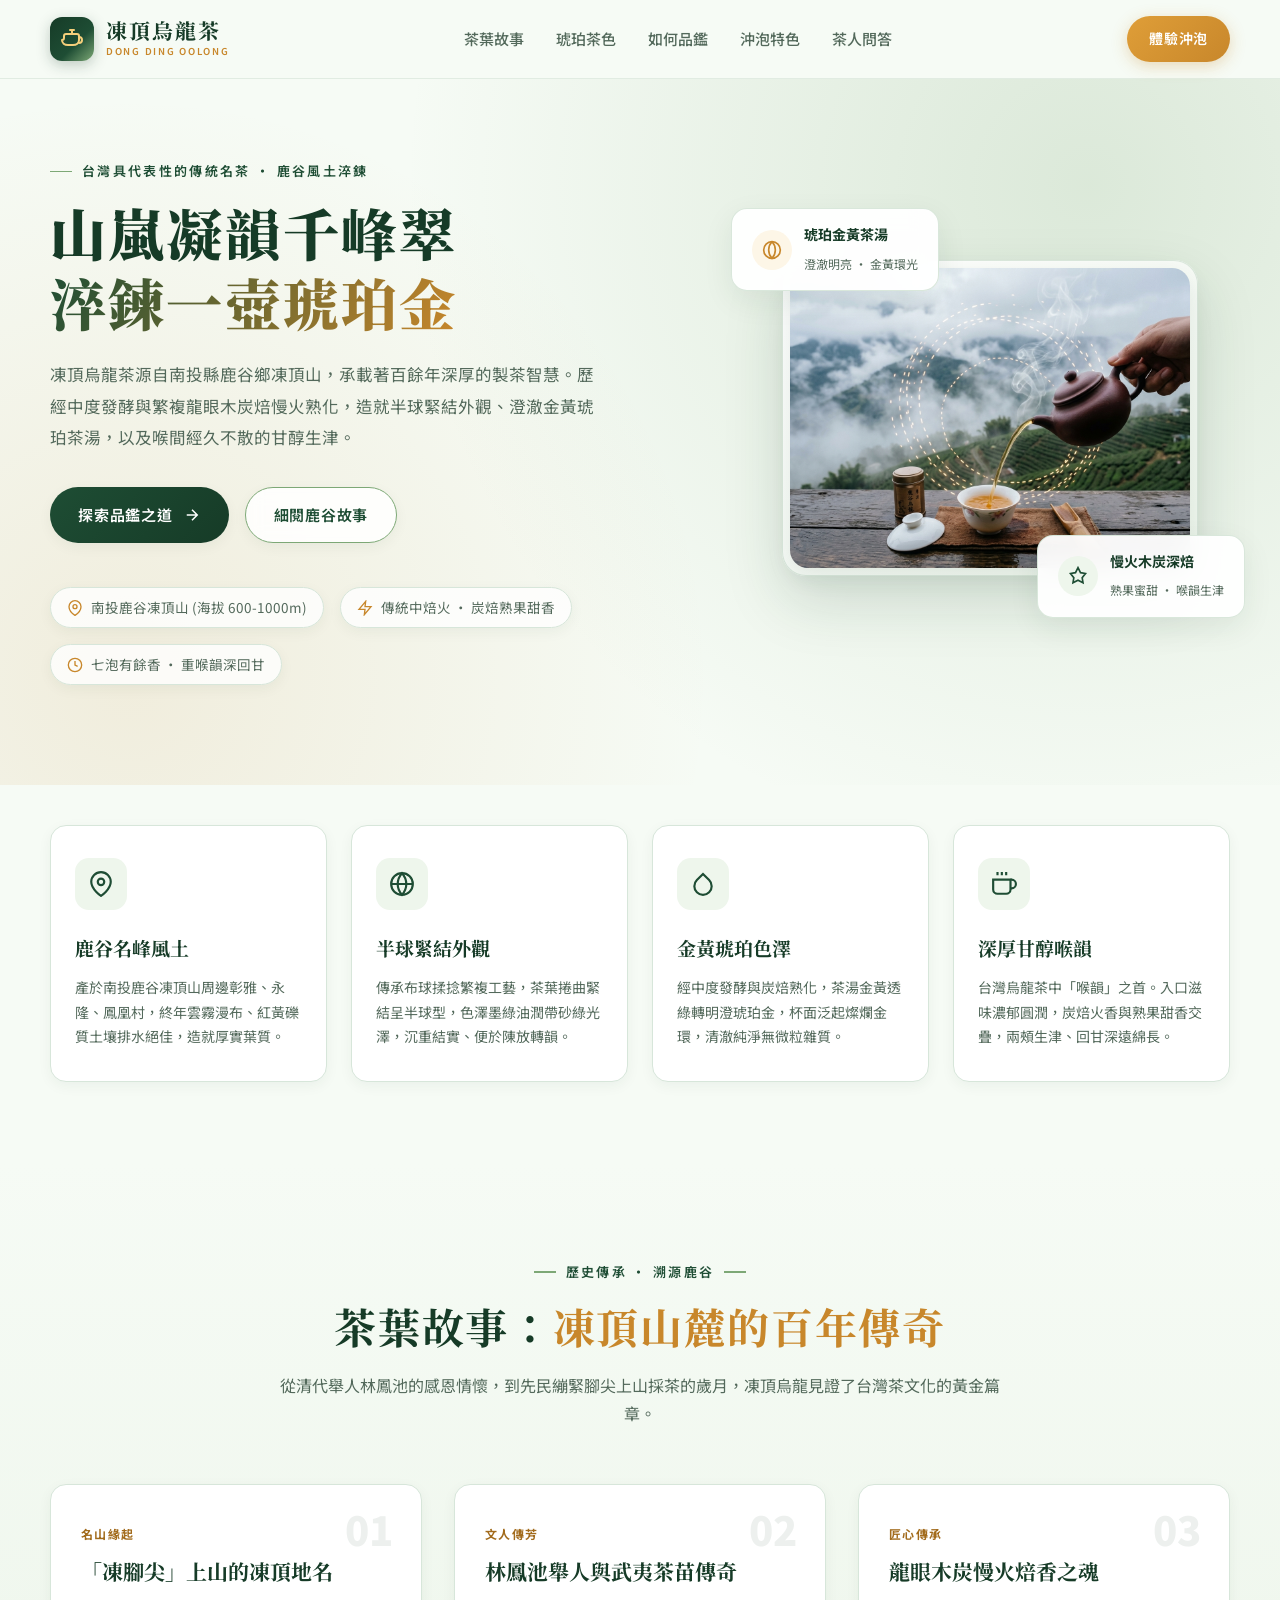
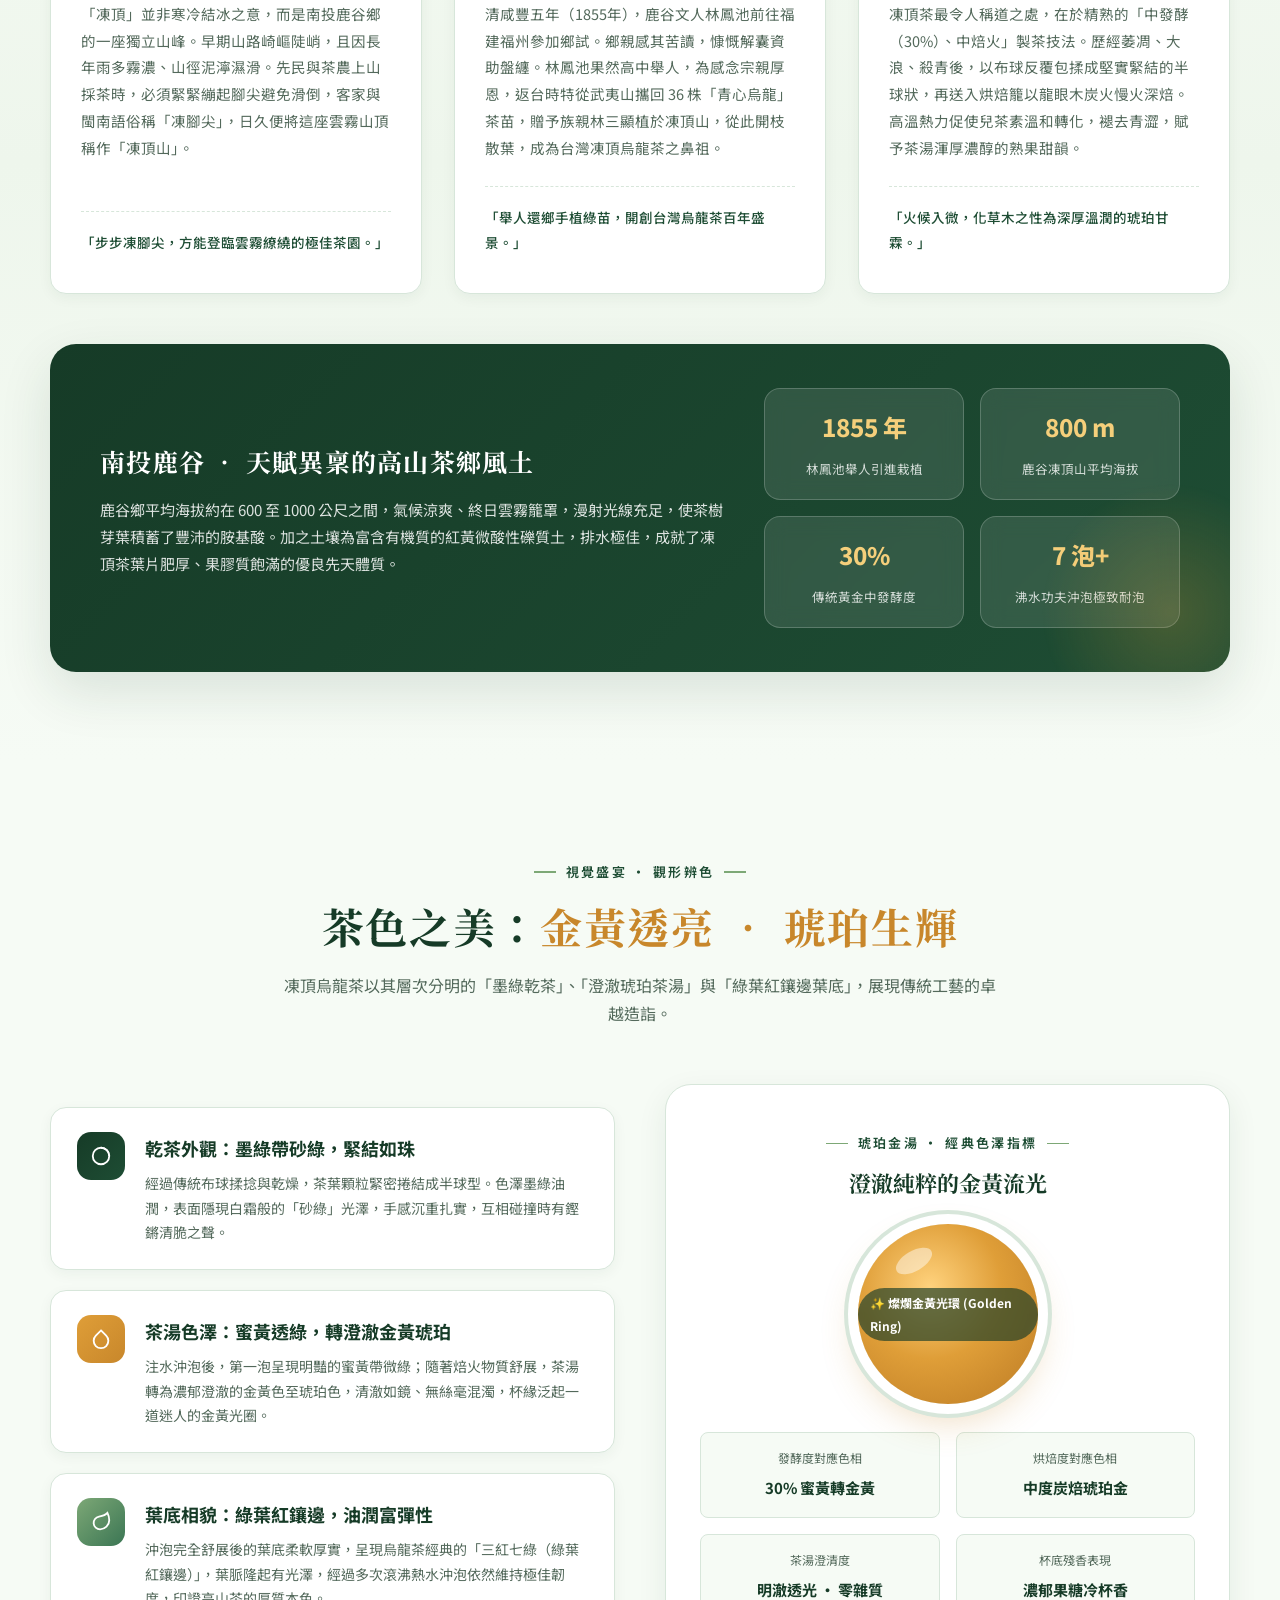
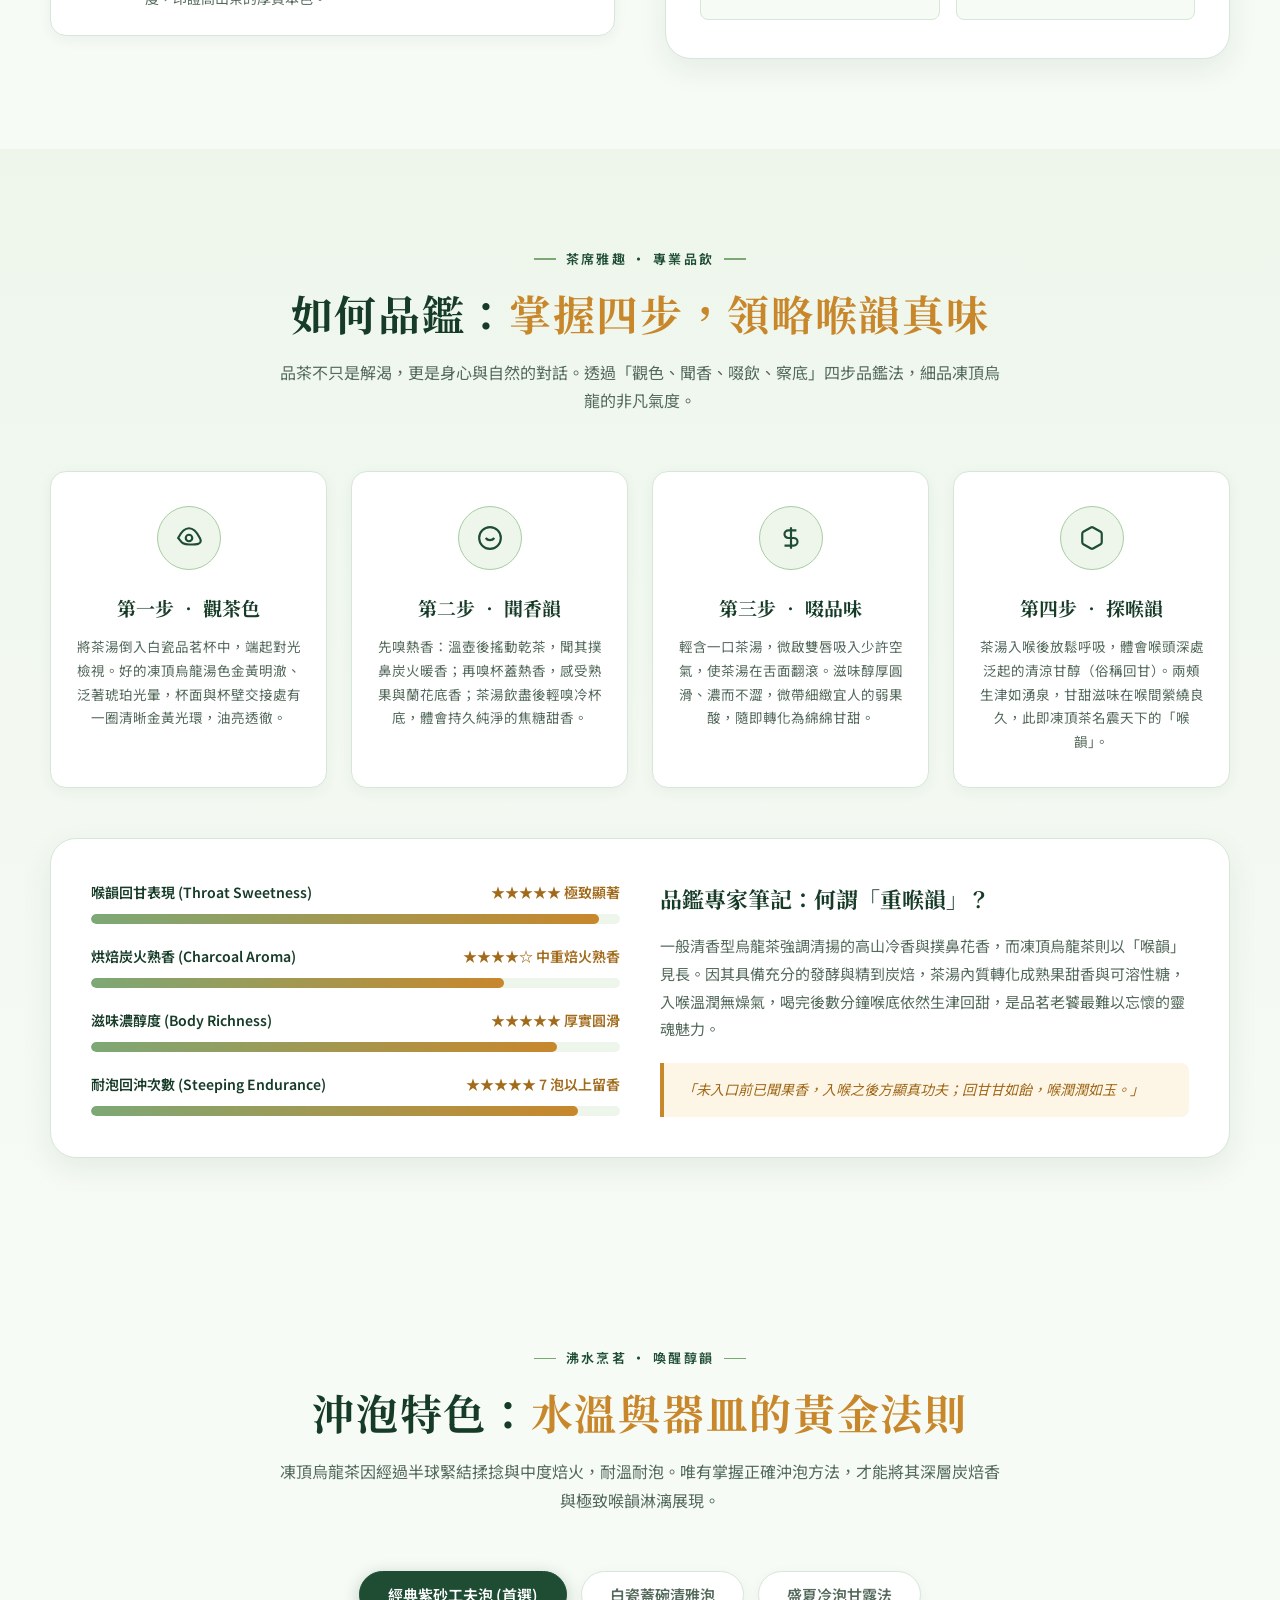
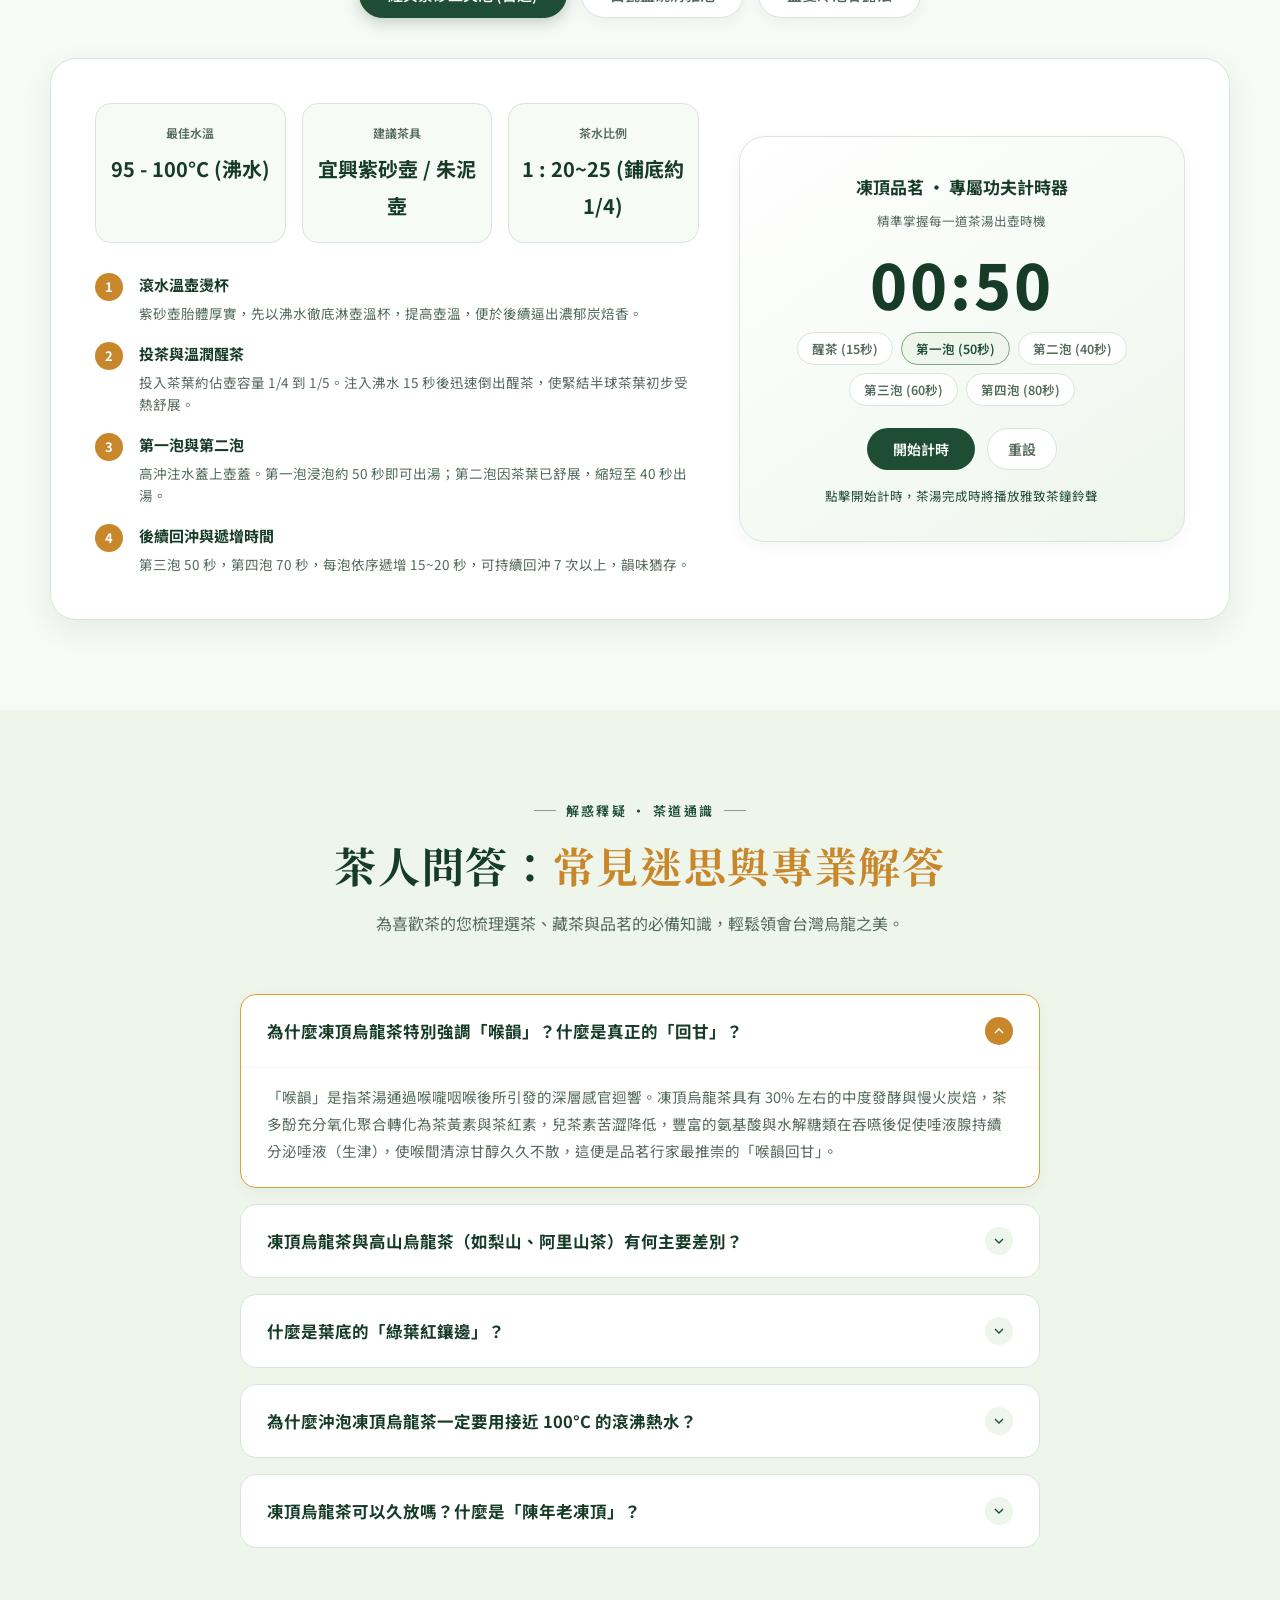
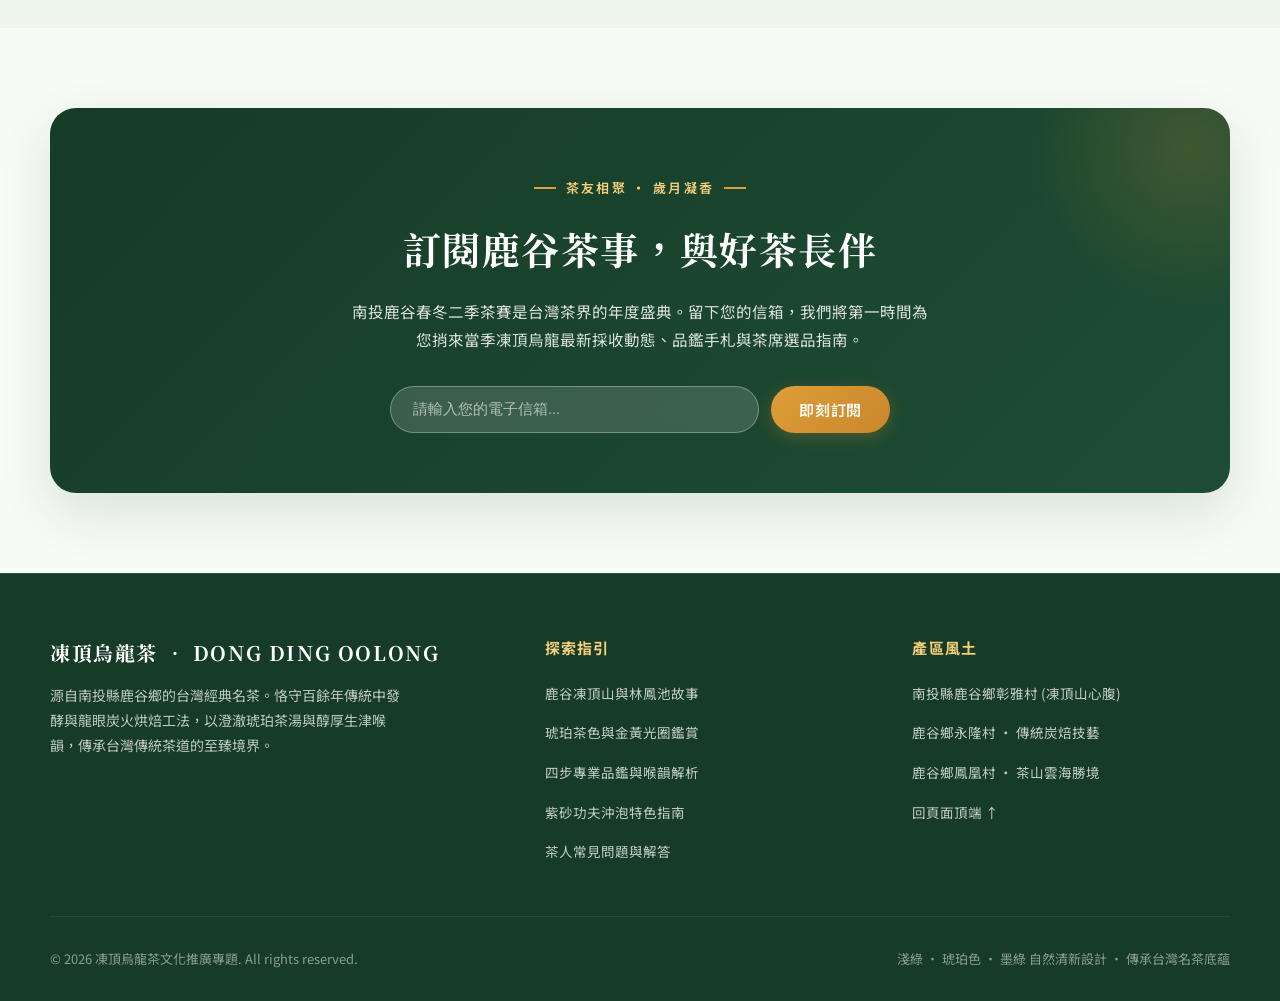
<file: onepage1/index.html>
<!DOCTYPE html>
<html lang="zh-Hant">
<head>
  <meta charset="UTF-8">
  <meta name="viewport" content="width=device-width, initial-scale=1.0">
  <meta name="description" content="台灣傳統名茶——凍頂烏龍茶專題。探尋南投鹿谷凍頂山風土傳奇、林鳳池舉人茶苗歷史、澄澈琥珀金黃茶色、專業品鑑之道與傳統炭焙沖泡特色。">
  <title>凍頂烏龍茶｜山嵐凝韻 ‧ 琥珀醇香</title>
  <link rel="preconnect" href="https://fonts.googleapis.com">
  <link rel="preconnect" href="https://fonts.gstatic.com" crossorigin>
  <link href="https://fonts.googleapis.com/css2?family=Noto+Sans+TC:wght@300;400;500;600;700&family=Noto+Serif+TC:wght@400;500;600;700;900&display=swap" rel="stylesheet">
  <style>
    :root {
      /* 品牌核心顏色：淺綠、琥珀色、墨綠 */
      --green-dark: #163b27;         /* 墨綠：深沉穩重、山林幽靜 */
      --green-forest: #1e4d34;       /* 墨綠偏林：主色調 */
      --green-medium: #3b7654;       /* 中墨綠：段落與強調 */
      --green-light: #7da876;        /* 淺綠：清新自然、茶芽生機 */
      --green-soft: #a8cca2;         /* 柔和淺綠：邊框與高光 */
      --green-mist: #eef6ec;         /* 淺綠霧白：柔和背景 */
      --green-tint: #f6fbf5;         /* 極淡淺綠基底 */

      --amber-dark: #a26b1c;         /* 深琥珀：熟成焙火色 */
      --amber-primary: #c8872b;      /* 琥珀色：茶湯靈魂色澤 */
      --amber-gold: #df9e38;         /* 琥珀金：溫暖金光 */
      --amber-light: #f5cf7b;        /* 淺金琥珀：亮點點綴 */
      --amber-mist: #fdf6e7;         /* 琥珀霧金：背景柔光 */

      /* 中性與字體色 */
      --text-main: #14271c;          /* 墨綠深灰文字 */
      --text-muted: #53695b;         /* 沉穩次文字 */
      --text-light: #7b9483;         /* 輔助標註色 */
      --border-color: #d7e6da;       /* 柔和葉綠邊框 */
      --surface-white: #ffffff;      /* 純白卡片 */

      /* 陰影與圓角 */
      --shadow-sm: 0 4px 14px rgba(22, 59, 39, 0.05);
      --shadow-md: 0 10px 30px rgba(22, 59, 39, 0.08);
      --shadow-lg: 0 20px 52px rgba(22, 59, 39, 0.12);
      --radius-sm: 8px;
      --radius-md: 16px;
      --radius-lg: 26px;
      --radius-full: 9999px;
    }

    * {
      box-sizing: border-box;
      margin: 0;
      padding: 0;
    }

    html {
      scroll-behavior: smooth;
    }

    body {
      background-color: var(--green-tint);
      color: var(--text-main);
      font-family: "Noto Sans TC", -apple-system, BlinkMacSystemFont, "Segoe UI", Roboto, "PingFang TC", "Microsoft JhengHei", sans-serif;
      font-size: 16px;
      line-height: 1.85;
      -webkit-font-smoothing: antialiased;
      overflow-x: hidden;
    }

    a {
      color: inherit;
      text-decoration: none;
      transition: all 0.25s ease;
    }

    button {
      font-family: inherit;
      cursor: pointer;
      border: none;
      outline: none;
      background: none;
      transition: all 0.25s ease;
    }

    .container {
      width: min(1180px, calc(100% - 48px));
      margin: 0 auto;
    }

    .serif {
      font-family: "Noto Serif TC", "Source Han Serif TC", Georgia, serif;
    }

    /* 眉標與章節標題 */
    .eyebrow {
      display: inline-flex;
      align-items: center;
      gap: 10px;
      color: var(--green-forest);
      font-size: 13px;
      font-weight: 600;
      letter-spacing: 0.18em;
      text-transform: uppercase;
      margin-bottom: 14px;
    }

    .eyebrow::before, .eyebrow::after {
      content: "";
      width: 22px;
      height: 1.5px;
      background: var(--green-light);
    }

    .eyebrow-left::after {
      display: none;
    }

    .section-header {
      text-align: center;
      max-width: 720px;
      margin: 0 auto 56px;
    }

    .section-title {
      font-size: clamp(28px, 3.8vw, 42px);
      font-weight: 700;
      color: var(--green-dark);
      line-height: 1.35;
      letter-spacing: 0.04em;
      margin-bottom: 16px;
    }

    .section-title em {
      color: var(--amber-primary);
      font-style: normal;
    }

    .section-subtitle {
      font-size: 16px;
      color: var(--text-muted);
      line-height: 1.8;
    }

    /* 按鈕元件 */
    .btn {
      display: inline-flex;
      align-items: center;
      justify-content: center;
      gap: 10px;
      padding: 13px 28px;
      font-size: 15px;
      font-weight: 600;
      letter-spacing: 0.05em;
      border-radius: var(--radius-full);
      box-shadow: var(--shadow-sm);
      transition: all 0.3s ease;
    }

    .btn:hover {
      transform: translateY(-2px);
      box-shadow: var(--shadow-md);
    }

    .btn-forest {
      background: linear-gradient(135deg, var(--green-forest) 0%, var(--green-dark) 100%);
      color: #ffffff;
    }

    .btn-forest:hover {
      background: linear-gradient(135deg, var(--green-medium) 0%, var(--green-forest) 100%);
    }

    .btn-amber {
      background: linear-gradient(135deg, var(--amber-gold) 0%, var(--amber-primary) 100%);
      color: #ffffff;
      box-shadow: 0 4px 16px rgba(200, 135, 43, 0.3);
    }

    .btn-amber:hover {
      background: linear-gradient(135deg, var(--amber-primary) 0%, var(--amber-dark) 100%);
    }

    .btn-outline {
      border: 1.5px solid var(--green-light);
      color: var(--green-forest);
      background: rgba(255, 255, 255, 0.85);
      backdrop-filter: blur(8px);
    }

    .btn-outline:hover {
      background: var(--green-forest);
      color: #ffffff;
      border-color: var(--green-forest);
    }

    /* ========================================================
       導覽列 (Navbar)
       ======================================================== */
    .navbar {
      position: sticky;
      top: 0;
      z-index: 100;
      background: rgba(246, 251, 245, 0.93);
      backdrop-filter: blur(14px);
      border-bottom: 1px solid rgba(215, 230, 218, 0.7);
      transition: all 0.3s ease;
    }

    .navbar-inner {
      display: flex;
      align-items: center;
      justify-content: space-between;
      height: 78px;
    }

    .brand-logo {
      display: flex;
      align-items: center;
      gap: 12px;
    }

    .brand-symbol {
      width: 44px;
      height: 44px;
      border-radius: 12px;
      background: linear-gradient(135deg, var(--green-dark) 0%, var(--green-forest) 60%, var(--green-light) 100%);
      display: flex;
      align-items: center;
      justify-content: center;
      color: var(--amber-light);
      box-shadow: 0 4px 14px rgba(22, 59, 39, 0.25);
    }

    .brand-text h1 {
      font-size: 21px;
      font-weight: 700;
      color: var(--green-dark);
      letter-spacing: 0.1em;
      line-height: 1.2;
    }

    .brand-text span {
      font-size: 9.5px;
      font-weight: 600;
      color: var(--amber-primary);
      letter-spacing: 0.18em;
      display: block;
    }

    .nav-menu {
      display: flex;
      align-items: center;
      gap: 32px;
      list-style: none;
    }

    .nav-link {
      font-size: 15px;
      font-weight: 500;
      color: var(--text-muted);
      position: relative;
      padding: 6px 0;
    }

    .nav-link::after {
      content: "";
      position: absolute;
      bottom: 0;
      left: 0;
      width: 100%;
      height: 2px;
      background: var(--amber-primary);
      transform: scaleX(0);
      transform-origin: right;
      transition: transform 0.3s ease;
    }

    .nav-link:hover {
      color: var(--green-dark);
    }

    .nav-link:hover::after {
      transform: scaleX(1);
      transform-origin: left;
    }

    .mobile-toggle {
      display: none;
      font-size: 24px;
      color: var(--green-dark);
      padding: 6px;
    }

    /* ========================================================
       Hero 旗艦主視覺區 (Hero Section)
       ======================================================== */
    .hero {
      position: relative;
      padding: 72px 0 100px;
      overflow: hidden;
      background: radial-gradient(circle at 85% 15%, rgba(125, 168, 118, 0.22) 0%, transparent 55%),
                  radial-gradient(circle at 10% 85%, rgba(200, 135, 43, 0.12) 0%, transparent 45%),
                  var(--green-tint);
    }

    .hero-grid {
      display: grid;
      grid-template-columns: 1.15fr 0.85fr;
      gap: 52px;
      align-items: center;
    }

    .hero-content {
      position: relative;
      z-index: 2;
    }

    .hero-title {
      font-size: clamp(34px, 4.6vw, 56px);
      font-weight: 900;
      color: var(--green-dark);
      line-height: 1.25;
      letter-spacing: 0.04em;
      margin-bottom: 22px;
    }

    .hero-title .highlight {
      background: linear-gradient(120deg, var(--green-forest) 0%, var(--amber-primary) 100%);
      -webkit-background-clip: text;
      -webkit-text-fill-color: transparent;
      display: inline-block;
    }

    .hero-desc {
      font-size: 16.5px;
      color: var(--text-muted);
      line-height: 1.9;
      margin-bottom: 34px;
      max-width: 560px;
    }

    .hero-actions {
      display: flex;
      flex-wrap: wrap;
      gap: 16px;
      margin-bottom: 44px;
    }

    .hero-badges {
      display: flex;
      flex-wrap: wrap;
      gap: 16px;
    }

    .hero-badge-item {
      display: flex;
      align-items: center;
      gap: 8px;
      font-size: 13.5px;
      color: var(--text-muted);
      background: rgba(255, 255, 255, 0.8);
      padding: 7px 16px;
      border-radius: var(--radius-full);
      border: 1px solid var(--border-color);
      box-shadow: var(--shadow-sm);
    }

    .hero-badge-item svg {
      color: var(--amber-primary);
    }

    /* 藝術感茶席插畫 */
    .hero-visual {
      position: relative;
      display: flex;
      justify-content: center;
      align-items: center;
      min-height: 450px;
    }

    .hero-image-wrap {
      position: relative;
      display: inline-flex;
      align-items: center;
      justify-content: center;
      padding: 8px;
      background: linear-gradient(145deg, #ffffff, var(--green-mist));
      border-radius: 24px;
      box-shadow: 0 25px 60px rgba(22, 59, 39, 0.15), inset 0 0 0 1px rgba(215, 230, 218, 0.9);
      transition: transform 0.35s ease, box-shadow 0.35s ease;
    }

    .hero-image-wrap:hover {
      transform: translateY(-4px);
      box-shadow: 0 32px 70px rgba(22, 59, 39, 0.18), inset 0 0 0 1px rgba(215, 230, 218, 1);
    }

    .hero-image {
      width: 400px;
      height: 300px;
      max-width: 100%;
      object-fit: cover;
      border-radius: 18px;
      display: block;
      box-shadow: 0 8px 24px rgba(22, 59, 39, 0.1);
    }

    .floating-chip {
      position: absolute;
      background: rgba(255, 255, 255, 0.95);
      backdrop-filter: blur(12px);
      padding: 13px 20px;
      border-radius: var(--radius-md);
      box-shadow: var(--shadow-md);
      border: 1px solid rgba(215, 230, 218, 0.95);
      display: flex;
      align-items: center;
      gap: 12px;
      z-index: 3;
      animation: floatChip 4.5s ease-in-out infinite alternate;
    }

    .chip-one {
      top: 15px;
      left: -20px;
    }

    .chip-two {
      bottom: 25px;
      right: -15px;
      animation-delay: -2.2s;
    }

    @keyframes floatChip {
      0% { transform: translateY(0px); }
      100% { transform: translateY(-12px); }
    }

    .chip-icon {
      width: 40px;
      height: 40px;
      border-radius: 50%;
      display: flex;
      align-items: center;
      justify-content: center;
      font-size: 18px;
      flex-shrink: 0;
    }

    .chip-icon-amber {
      background: var(--amber-mist);
      color: var(--amber-primary);
    }

    .chip-icon-green {
      background: var(--green-mist);
      color: var(--green-forest);
    }

    .chip-text strong {
      display: block;
      font-size: 14px;
      color: var(--green-dark);
    }

    .chip-text span {
      font-size: 12px;
      color: var(--text-muted);
    }

    /* ========================================================
       風土與四大精髓 (Highlights Banner)
       ======================================================== */
    .four-essences {
      padding: 40px 0 80px;
    }

    .essence-grid {
      display: grid;
      grid-template-columns: repeat(4, 1fr);
      gap: 24px;
    }

    .essence-card {
      background: var(--surface-white);
      padding: 32px 24px;
      border-radius: var(--radius-md);
      box-shadow: var(--shadow-sm);
      border: 1px solid var(--border-color);
      transition: all 0.3s ease;
      position: relative;
      overflow: hidden;
    }

    .essence-card::before {
      content: "";
      position: absolute;
      top: 0;
      left: 0;
      right: 0;
      height: 3px;
      background: linear-gradient(90deg, var(--green-light), var(--amber-primary));
      opacity: 0;
      transition: opacity 0.3s ease;
    }

    .essence-card:hover {
      transform: translateY(-5px);
      box-shadow: var(--shadow-md);
      border-color: var(--green-soft);
    }

    .essence-card:hover::before {
      opacity: 1;
    }

    .essence-icon {
      width: 52px;
      height: 52px;
      border-radius: 14px;
      background: var(--green-mist);
      color: var(--green-forest);
      display: flex;
      align-items: center;
      justify-content: center;
      margin-bottom: 20px;
    }

    .essence-card h3 {
      font-size: 19px;
      font-weight: 700;
      color: var(--green-dark);
      margin-bottom: 10px;
    }

    .essence-card p {
      font-size: 14px;
      color: var(--text-muted);
      line-height: 1.75;
    }

    /* ========================================================
       茶葉故事與由來 (Story & Origin Section)
       ======================================================== */
    .story-section {
      padding: 90px 0;
      background: linear-gradient(180deg, var(--green-tint) 0%, var(--green-mist) 50%, var(--green-tint) 100%);
    }

    .story-grid {
      display: grid;
      grid-template-columns: repeat(3, 1fr);
      gap: 32px;
      margin-bottom: 50px;
    }

    .story-box {
      background: var(--surface-white);
      border-radius: var(--radius-md);
      padding: 38px 30px;
      border: 1px solid var(--border-color);
      box-shadow: var(--shadow-sm);
      display: flex;
      flex-direction: column;
      position: relative;
      transition: all 0.35s ease;
    }

    .story-box:hover {
      transform: translateY(-6px);
      box-shadow: var(--shadow-md);
      border-color: var(--amber-gold);
    }

    .story-watermark {
      position: absolute;
      top: 24px;
      right: 28px;
      font-size: 40px;
      font-weight: 900;
      color: rgba(22, 59, 39, 0.08);
      line-height: 1;
    }

    .story-tag {
      font-size: 12px;
      font-weight: 700;
      color: var(--amber-dark);
      letter-spacing: 0.12em;
      text-transform: uppercase;
      margin-bottom: 12px;
    }

    .story-box h3 {
      font-size: 21px;
      color: var(--green-dark);
      font-weight: 700;
      margin-bottom: 14px;
      line-height: 1.4;
    }

    .story-box p {
      font-size: 14.5px;
      color: var(--text-muted);
      line-height: 1.85;
      flex-grow: 1;
    }

    .story-highlight {
      margin-top: 24px;
      padding-top: 18px;
      border-top: 1px dashed var(--border-color);
      font-size: 13.5px;
      color: var(--green-forest);
      font-weight: 500;
    }

    /* 產地風土專題橫幅 */
    .terroir-banner {
      background: linear-gradient(135deg, var(--green-dark) 0%, var(--green-forest) 100%);
      color: #ffffff;
      border-radius: var(--radius-lg);
      padding: 44px 50px;
      display: grid;
      grid-template-columns: 1.2fr 0.8fr;
      gap: 40px;
      align-items: center;
      box-shadow: var(--shadow-lg);
      position: relative;
      overflow: hidden;
    }

    .terroir-banner::after {
      content: "";
      position: absolute;
      right: -70px;
      bottom: -70px;
      width: 260px;
      height: 260px;
      border-radius: 50%;
      background: radial-gradient(circle, rgba(223, 158, 56, 0.22), transparent 70%);
      pointer-events: none;
    }

    .terroir-content h4 {
      font-size: 25px;
      font-weight: 700;
      margin-bottom: 12px;
      letter-spacing: 0.05em;
    }

    .terroir-content p {
      font-size: 15px;
      color: rgba(255, 255, 255, 0.85);
      line-height: 1.8;
    }

    .terroir-stats {
      display: grid;
      grid-template-columns: 1fr 1fr;
      gap: 16px;
    }

    .t-stat-card {
      background: rgba(255, 255, 255, 0.1);
      border: 1px solid rgba(255, 255, 255, 0.2);
      backdrop-filter: blur(10px);
      padding: 16px;
      border-radius: var(--radius-md);
      text-align: center;
    }

    .t-stat-num {
      font-size: 24px;
      font-weight: 800;
      color: var(--amber-light);
      display: block;
      margin-bottom: 4px;
    }

    .t-stat-label {
      font-size: 12.5px;
      color: rgba(255, 255, 255, 0.8);
    }

    /* ========================================================
       茶色與外觀鑑賞 (Tea Color & Aesthetics)
       ======================================================== */
    .color-section {
      padding: 90px 0;
    }

    .color-layout {
      display: grid;
      grid-template-columns: 1fr 1fr;
      gap: 50px;
      align-items: center;
    }

    .tea-color-cards {
      display: flex;
      flex-direction: column;
      gap: 20px;
    }

    .color-aspect-card {
      background: var(--surface-white);
      border: 1px solid var(--border-color);
      border-radius: var(--radius-md);
      padding: 24px 26px;
      box-shadow: var(--shadow-sm);
      display: flex;
      align-items: flex-start;
      gap: 20px;
      transition: all 0.3s ease;
    }

    .color-aspect-card:hover {
      border-color: var(--amber-primary);
      transform: translateX(4px);
      box-shadow: var(--shadow-md);
    }

    .aspect-bullet {
      width: 48px;
      height: 48px;
      border-radius: 14px;
      display: flex;
      align-items: center;
      justify-content: center;
      flex-shrink: 0;
      color: #ffffff;
      font-size: 20px;
    }

    .bullet-dry {
      background: linear-gradient(135deg, var(--green-dark), var(--green-forest));
    }

    .bullet-soup {
      background: linear-gradient(135deg, var(--amber-gold), var(--amber-primary));
    }

    .bullet-leaf {
      background: linear-gradient(135deg, var(--green-light), var(--green-medium));
    }

    .aspect-body h4 {
      font-size: 18px;
      color: var(--green-dark);
      font-weight: 700;
      margin-bottom: 6px;
    }

    .aspect-body p {
      font-size: 14px;
      color: var(--text-muted);
      line-height: 1.75;
    }

    /* 琥珀茶色圖解視覺 */
    .liquor-showcase {
      background: var(--surface-white);
      border-radius: var(--radius-lg);
      padding: 38px 34px;
      border: 1px solid var(--border-color);
      box-shadow: var(--shadow-md);
      position: relative;
    }

    .liquor-visual-cup {
      width: 180px;
      height: 180px;
      margin: 0 auto 28px;
      border-radius: 50%;
      background: radial-gradient(circle at 40% 35%, #ffd27d 0%, var(--amber-gold) 45%, var(--amber-primary) 80%, var(--amber-dark) 100%);
      box-shadow: 0 0 0 10px #ffffff,
                  0 0 0 14px var(--border-color),
                  0 16px 36px rgba(200, 135, 43, 0.3);
      position: relative;
      display: flex;
      align-items: center;
      justify-content: center;
    }

    .liquor-visual-cup::after {
      content: "";
      position: absolute;
      top: 15%;
      left: 20%;
      width: 40px;
      height: 20px;
      border-radius: 50%;
      background: rgba(255, 255, 255, 0.45);
      transform: rotate(-30deg);
    }

    .liquor-golden-ring {
      font-size: 12px;
      font-weight: 700;
      color: #ffffff;
      background: rgba(22, 59, 39, 0.65);
      padding: 4px 12px;
      border-radius: var(--radius-full);
      backdrop-filter: blur(4px);
    }

    .liquor-meta-list {
      display: grid;
      grid-template-columns: 1fr 1fr;
      gap: 16px;
      margin-top: 24px;
    }

    .meta-item {
      background: var(--green-tint);
      padding: 14px 16px;
      border-radius: var(--radius-sm);
      border: 1px solid var(--border-color);
      text-align: center;
    }

    .meta-item span {
      display: block;
      font-size: 12px;
      color: var(--text-muted);
      margin-bottom: 4px;
    }

    .meta-item strong {
      font-size: 15px;
      color: var(--green-dark);
    }

    /* ========================================================
       如何品鑑 (How to Taste & Appreciate)
       ======================================================== */
    .tasting-section {
      padding: 90px 0;
      background: linear-gradient(180deg, var(--green-mist) 0%, var(--green-tint) 100%);
    }

    .taste-steps-grid {
      display: grid;
      grid-template-columns: repeat(4, 1fr);
      gap: 24px;
      margin-bottom: 50px;
    }

    .taste-card {
      background: var(--surface-white);
      border-radius: var(--radius-md);
      padding: 34px 24px;
      border: 1px solid var(--border-color);
      box-shadow: var(--shadow-sm);
      text-align: center;
      transition: all 0.3s ease;
      position: relative;
    }

    .taste-card:hover {
      transform: translateY(-6px);
      box-shadow: var(--shadow-md);
      border-color: var(--amber-primary);
    }

    .taste-badge-circle {
      width: 64px;
      height: 64px;
      margin: 0 auto 20px;
      border-radius: 50%;
      background: var(--green-mist);
      color: var(--green-forest);
      display: flex;
      align-items: center;
      justify-content: center;
      border: 1.5px solid var(--green-soft);
      font-size: 24px;
    }

    .taste-card h4 {
      font-size: 19px;
      color: var(--green-dark);
      font-weight: 700;
      margin-bottom: 10px;
    }

    .taste-card p {
      font-size: 13.5px;
      color: var(--text-muted);
      line-height: 1.75;
    }

    /* 風味輪與感官雷達數值 */
    .sensory-profile-box {
      background: var(--surface-white);
      border-radius: var(--radius-lg);
      padding: 40px;
      border: 1px solid var(--border-color);
      box-shadow: var(--shadow-md);
      display: grid;
      grid-template-columns: 1fr 1fr;
      gap: 40px;
      align-items: center;
    }

    .profile-bars {
      display: flex;
      flex-direction: column;
      gap: 20px;
    }

    .p-bar-item {
      display: flex;
      flex-direction: column;
      gap: 8px;
    }

    .p-bar-label {
      display: flex;
      justify-content: space-between;
      font-size: 14px;
      font-weight: 600;
      color: var(--green-dark);
    }

    .p-bar-label span:last-child {
      color: var(--amber-dark);
    }

    .p-bar-track {
      height: 10px;
      background: var(--green-mist);
      border-radius: var(--radius-full);
      overflow: hidden;
    }

    .p-bar-fill {
      height: 100%;
      border-radius: var(--radius-full);
      background: linear-gradient(90deg, var(--green-light), var(--amber-primary));
    }

    .profile-text-side h4 {
      font-size: 22px;
      color: var(--green-dark);
      font-weight: 700;
      margin-bottom: 12px;
    }

    .profile-text-side p {
      font-size: 15px;
      color: var(--text-muted);
      line-height: 1.85;
      margin-bottom: 20px;
    }

    .profile-quote {
      background: var(--amber-mist);
      border-left: 4px solid var(--amber-primary);
      padding: 14px 18px;
      border-radius: 0 var(--radius-sm) var(--radius-sm) 0;
      font-size: 14px;
      color: var(--amber-dark);
      font-style: italic;
    }

    /* ========================================================
       沖泡特色與指南 (Brewing Characteristics & Timer)
       ======================================================== */
    .brewing-section {
      padding: 90px 0;
    }

    .brew-tab-nav {
      display: flex;
      justify-content: center;
      gap: 14px;
      margin-bottom: 40px;
    }

    .brew-tab-btn {
      padding: 12px 28px;
      border-radius: var(--radius-full);
      font-size: 15px;
      font-weight: 600;
      color: var(--text-muted);
      background: var(--surface-white);
      border: 1.5px solid var(--border-color);
      box-shadow: var(--shadow-sm);
    }

    .brew-tab-btn.active {
      background: var(--green-forest);
      color: #ffffff;
      border-color: var(--green-forest);
      box-shadow: 0 4px 16px rgba(22, 59, 39, 0.25);
    }

    .brew-content-card {
      background: var(--surface-white);
      border-radius: var(--radius-lg);
      padding: 44px;
      border: 1px solid var(--border-color);
      box-shadow: var(--shadow-md);
    }

    .brew-panel {
      display: none;
    }

    .brew-panel.active {
      display: block;
      animation: fadeIn 0.4s ease;
    }

    @keyframes fadeIn {
      from { opacity: 0; transform: translateY(8px); }
      to { opacity: 1; transform: translateY(0); }
    }

    .brew-detail-grid {
      display: grid;
      grid-template-columns: 1.15fr 0.85fr;
      gap: 40px;
      align-items: center;
    }

    .param-row {
      display: grid;
      grid-template-columns: repeat(3, 1fr);
      gap: 16px;
      margin-bottom: 28px;
    }

    .param-card {
      background: var(--green-tint);
      border: 1px solid var(--border-color);
      border-radius: var(--radius-md);
      padding: 18px 12px;
      text-align: center;
    }

    .param-card .p-title {
      font-size: 12px;
      color: var(--text-muted);
      font-weight: 600;
      display: block;
      margin-bottom: 6px;
    }

    .param-card .p-val {
      font-size: 20px;
      font-weight: 700;
      color: var(--green-dark);
    }

    .step-flow {
      display: flex;
      flex-direction: column;
      gap: 16px;
    }

    .step-unit {
      display: flex;
      align-items: flex-start;
      gap: 16px;
    }

    .step-no {
      width: 28px;
      height: 28px;
      border-radius: 50%;
      background: var(--amber-primary);
      color: #ffffff;
      display: flex;
      align-items: center;
      justify-content: center;
      font-size: 13px;
      font-weight: 700;
      flex-shrink: 0;
      margin-top: 2px;
    }

    .step-detail h5 {
      font-size: 15px;
      font-weight: 700;
      color: var(--green-dark);
      margin-bottom: 3px;
    }

    .step-detail p {
      font-size: 13.5px;
      color: var(--text-muted);
      line-height: 1.65;
    }

    /* 沖泡計時小工具 */
    .timer-card {
      background: linear-gradient(145deg, #ffffff, var(--green-mist));
      border: 1.5px solid var(--border-color);
      border-radius: var(--radius-lg);
      padding: 34px 28px;
      text-align: center;
      box-shadow: var(--shadow-sm);
    }

    .timer-card h4 {
      font-size: 17px;
      font-weight: 700;
      color: var(--green-dark);
      margin-bottom: 6px;
    }

    .timer-card .sub {
      font-size: 12.5px;
      color: var(--text-muted);
      margin-bottom: 20px;
    }

    .timer-digit {
      font-size: 62px;
      font-weight: 800;
      color: var(--green-dark);
      font-variant-numeric: tabular-nums;
      line-height: 1;
      margin-bottom: 18px;
      letter-spacing: 0.05em;
    }

    .timer-chips {
      display: flex;
      justify-content: center;
      flex-wrap: wrap;
      gap: 8px;
      margin-bottom: 22px;
    }

    .timer-chip-btn {
      padding: 6px 14px;
      border-radius: var(--radius-full);
      font-size: 12.5px;
      background: var(--surface-white);
      border: 1px solid var(--border-color);
      color: var(--text-muted);
      font-weight: 600;
    }

    .timer-chip-btn.active {
      background: var(--green-mist);
      color: var(--green-forest);
      border-color: var(--green-light);
    }

    .timer-actions {
      display: flex;
      justify-content: center;
      gap: 12px;
    }

    .btn-t-start {
      background: var(--green-forest);
      color: #ffffff;
      padding: 10px 26px;
      border-radius: var(--radius-full);
      font-weight: 600;
      font-size: 14px;
    }

    .btn-t-reset {
      background: #ffffff;
      border: 1px solid var(--border-color);
      color: var(--text-muted);
      padding: 10px 20px;
      border-radius: var(--radius-full);
      font-weight: 600;
      font-size: 14px;
    }

    .timer-status-msg {
      margin-top: 14px;
      font-size: 12.5px;
      color: var(--green-forest);
      min-height: 19px;
    }

    /* ========================================================
       茶友常見問答 (FAQ Section)
       ======================================================== */
    .faq-section {
      padding: 80px 0;
      background: var(--green-mist);
    }

    .faq-accordion {
      max-width: 800px;
      margin: 0 auto;
      display: flex;
      flex-direction: column;
      gap: 16px;
    }

    .faq-card {
      background: var(--surface-white);
      border-radius: var(--radius-md);
      border: 1px solid var(--border-color);
      overflow: hidden;
      transition: all 0.25s ease;
    }

    .faq-card.active {
      border-color: var(--amber-gold);
      box-shadow: var(--shadow-sm);
    }

    .faq-toggle-btn {
      width: 100%;
      padding: 22px 26px;
      text-align: left;
      display: flex;
      align-items: center;
      justify-content: space-between;
      gap: 16px;
      font-size: 16.5px;
      font-weight: 700;
      color: var(--green-dark);
    }

    .faq-toggle-btn:hover {
      color: var(--amber-primary);
    }

    .faq-arrow {
      width: 28px;
      height: 28px;
      border-radius: 50%;
      background: var(--green-mist);
      display: flex;
      align-items: center;
      justify-content: center;
      color: var(--green-forest);
      transition: transform 0.3s ease;
      flex-shrink: 0;
    }

    .faq-card.active .faq-arrow {
      transform: rotate(180deg);
      background: var(--amber-primary);
      color: #ffffff;
    }

    .faq-content {
      display: none;
      padding: 0 26px 22px;
      font-size: 14.5px;
      color: var(--text-muted);
      line-height: 1.85;
      border-top: 1px solid rgba(215, 230, 218, 0.4);
      padding-top: 16px;
    }

    .faq-card.active .faq-content {
      display: block;
    }

    /* ========================================================
       茶人手札 / 訂閱與交流 (Newsletter CTA)
       ======================================================== */
    .newsletter-section {
      padding: 80px 0;
    }

    .newsletter-banner {
      background: linear-gradient(135deg, var(--green-dark) 0%, var(--green-forest) 100%);
      color: #ffffff;
      border-radius: var(--radius-lg);
      padding: 60px 40px;
      text-align: center;
      position: relative;
      overflow: hidden;
      box-shadow: var(--shadow-lg);
    }

    .newsletter-banner::before {
      content: "";
      position: absolute;
      top: -120px;
      right: -120px;
      width: 320px;
      height: 320px;
      border-radius: 50%;
      background: radial-gradient(circle, rgba(223, 158, 56, 0.18), transparent 70%);
    }

    .newsletter-banner .eyebrow {
      color: var(--amber-light);
    }

    .newsletter-banner .eyebrow::before, .newsletter-banner .eyebrow::after {
      background: var(--amber-gold);
    }

    .newsletter-banner h2 {
      font-size: clamp(26px, 3.5vw, 38px);
      margin-bottom: 14px;
      letter-spacing: 0.04em;
    }

    .newsletter-banner p {
      font-size: 15.5px;
      color: rgba(255, 255, 255, 0.85);
      max-width: 580px;
      margin: 0 auto 32px;
      line-height: 1.8;
    }

    .newsletter-form {
      display: flex;
      justify-content: center;
      gap: 12px;
      max-width: 500px;
      margin: 0 auto;
    }

    .newsletter-input {
      flex: 1;
      padding: 14px 22px;
      border-radius: var(--radius-full);
      border: 1px solid rgba(255, 255, 255, 0.3);
      background: rgba(255, 255, 255, 0.15);
      color: #ffffff;
      outline: none;
      font-size: 14.5px;
      backdrop-filter: blur(8px);
    }

    .newsletter-input::placeholder {
      color: rgba(255, 255, 255, 0.6);
    }

    .newsletter-input:focus {
      border-color: var(--amber-light);
      background: rgba(255, 255, 255, 0.25);
    }

    /* ========================================================
       頁腳 (Footer)
       ======================================================== */
    .site-footer {
      background: var(--green-dark);
      color: #ffffff;
      padding: 60px 0 30px;
      border-top: 1px solid rgba(255, 255, 255, 0.1);
    }

    .footer-grid {
      display: grid;
      grid-template-columns: 1.4fr 1fr 1fr;
      gap: 50px;
      margin-bottom: 50px;
    }

    .footer-brand h4 {
      font-size: 20px;
      letter-spacing: 0.08em;
      margin-bottom: 12px;
      color: #ffffff;
    }

    .footer-brand p {
      font-size: 14px;
      color: rgba(255, 255, 255, 0.72);
      line-height: 1.8;
      max-width: 360px;
    }

    .footer-col h5 {
      font-size: 15px;
      color: var(--amber-light);
      letter-spacing: 0.08em;
      margin-bottom: 16px;
      font-weight: 700;
    }

    .footer-links {
      list-style: none;
      display: flex;
      flex-direction: column;
      gap: 10px;
    }

    .footer-links a {
      font-size: 13.5px;
      color: rgba(255, 255, 255, 0.75);
    }

    .footer-links a:hover {
      color: var(--amber-light);
      padding-left: 4px;
    }

    .footer-bottom {
      padding-top: 30px;
      border-top: 1px solid rgba(255, 255, 255, 0.08);
      display: flex;
      justify-content: space-between;
      align-items: center;
      font-size: 13px;
      color: rgba(255, 255, 255, 0.5);
    }

    /* 響應式佈局調節 */
    @media (max-width: 992px) {
      .hero-grid {
        grid-template-columns: 1fr;
        text-align: center;
      }
      .hero-desc {
        margin-left: auto;
        margin-right: auto;
      }
      .hero-actions, .hero-badges {
        justify-content: center;
      }
      .essence-grid {
        grid-template-columns: repeat(2, 1fr);
      }
      .story-grid {
        grid-template-columns: 1fr;
      }
      .color-layout {
        grid-template-columns: 1fr;
      }
      .taste-steps-grid {
        grid-template-columns: repeat(2, 1fr);
      }
      .sensory-profile-box {
        grid-template-columns: 1fr;
      }
      .brew-detail-grid {
        grid-template-columns: 1fr;
      }
      .terroir-banner {
        grid-template-columns: 1fr;
        text-align: center;
        padding: 36px 30px;
      }
      .footer-grid {
        grid-template-columns: 1fr;
        gap: 32px;
      }
    }

    @media (max-width: 768px) {
      .hero-visual {
        min-height: auto;
      }
      .hero-image-wrap {
        width: 100%;
        max-width: 400px;
        padding: 6px;
        margin: 0 auto;
      }
      .hero-image {
        width: 100%;
        height: auto;
        aspect-ratio: 4 / 3;
      }
      .floating-chip {
        position: relative;
        top: auto;
        bottom: auto;
        left: auto;
        right: auto;
        margin: 12px auto 0;
        width: fit-content;
        max-width: 90%;
        animation: none;
      }
      .nav-menu {
        display: none;
      }
      .mobile-toggle {
        display: block;
      }
      .essence-grid {
        grid-template-columns: 1fr;
      }
      .taste-steps-grid {
        grid-template-columns: 1fr;
      }
      .param-row {
        grid-template-columns: 1fr;
      }
      .newsletter-form {
        flex-direction: column;
      }
      .footer-bottom {
        flex-direction: column;
        gap: 12px;
        text-align: center;
      }
    }
  </style>
</head>
<body>

  <!-- ========================================================
       頂部導覽列 (Navbar)
       ======================================================== -->
  <header class="navbar" id="top">
    <div class="container navbar-inner">
      <a href="#top" class="brand-logo" aria-label="凍頂烏龍茶首頁">
        <div class="brand-symbol">
          <!-- 雅緻傳統茶壺 SVG 圖標 -->
          <svg width="24" height="24" viewBox="0 0 24 24" fill="none" stroke="currentColor" stroke-width="2" stroke-linecap="round" stroke-linejoin="round">
            <path d="M19 10c1.5 0 3 1 3 3s-1.5 3-3 3"/>
            <path d="M2 13c1 0 2-1 2-2V9c0-1 1-2 2-2h11c1 0 2 1 2 2v4c0 3-2.5 5-6 5H8c-3.5 0-6-2-6-5z"/>
            <path d="M10 3h4"/>
            <line x1="12" y1="3" x2="12" y2="7"/>
          </svg>
        </div>
        <div class="brand-text">
          <h1 class="serif">凍頂烏龍茶</h1>
          <span>DONG DING OOLONG</span>
        </div>
      </a>

      <!-- 導覽連結 -->
      <nav>
        <ul class="nav-menu">
          <li><a href="#story" class="nav-link">茶葉故事</a></li>
          <li><a href="#color" class="nav-link">琥珀茶色</a></li>
          <li><a href="#tasting" class="nav-link">如何品鑑</a></li>
          <li><a href="#brewing" class="nav-link">沖泡特色</a></li>
          <li><a href="#faq" class="nav-link">茶人問答</a></li>
        </ul>
      </nav>

      <div class="nav-actions">
        <a href="#brewing" class="btn btn-amber" style="padding: 10px 22px; font-size: 14px;">體驗沖泡</a>
      </div>

      <!-- 行動端選單切換按鈕 -->
      <button class="mobile-toggle" id="mobileToggle" aria-label="切換選單">
        <svg width="24" height="24" viewBox="0 0 24 24" fill="none" stroke="currentColor" stroke-width="2">
          <line x1="3" y1="12" x2="21" y2="12"></line>
          <line x1="3" y1="6" x2="21" y2="6"></line>
          <line x1="3" y1="18" x2="21" y2="18"></line>
        </svg>
      </button>
    </div>
  </header>

  <!-- ========================================================
       Hero 旗艦主視覺區 (Hero Section)
       ======================================================== -->
  <section class="hero">
    <div class="container hero-grid">
      <div class="hero-content">
        <div class="eyebrow eyebrow-left">
          <span>台灣具代表性的傳統名茶 ‧ 鹿谷風土淬鍊</span>
        </div>
        <h2 class="hero-title serif">
          山嵐凝韻千峰翠<br>
          <span class="highlight">淬鍊一壺琥珀金</span>
        </h2>
        <p class="hero-desc">
          凍頂烏龍茶源自南投縣鹿谷鄉凍頂山，承載著百餘年深厚的製茶智慧。歷經中度發酵與繁複龍眼木炭焙慢火熟化，造就半球緊結外觀、澄澈金黃琥珀茶湯，以及喉間經久不散的甘醇生津。
        </p>

        <div class="hero-actions">
          <a href="#tasting" class="btn btn-forest">
            <span>探索品鑑之道</span>
            <svg width="18" height="18" viewBox="0 0 24 24" fill="none" stroke="currentColor" stroke-width="2">
              <path d="M5 12h14M12 5l7 7-7 7"/>
            </svg>
          </a>
          <a href="#story" class="btn btn-outline">
            <span>細閱鹿谷故事</span>
          </a>
        </div>

        <div class="hero-badges">
          <div class="hero-badge-item">
            <svg width="16" height="16" viewBox="0 0 24 24" fill="none" stroke="currentColor" stroke-width="2">
              <path d="M21 10c0 7-9 13-9 13s-9-6-9-13a9 9 0 0 1 18 0z"/>
              <circle cx="12" cy="10" r="3"/>
            </svg>
            <span>南投鹿谷凍頂山 (海拔 600-1000m)</span>
          </div>
          <div class="hero-badge-item">
            <svg width="16" height="16" viewBox="0 0 24 24" fill="none" stroke="currentColor" stroke-width="2">
              <polygon points="13 2 3 14 12 14 11 22 21 10 12 10 13 2"/>
            </svg>
            <span>傳統中焙火 ‧ 炭焙熟果甜香</span>
          </div>
          <div class="hero-badge-item">
            <svg width="16" height="16" viewBox="0 0 24 24" fill="none" stroke="currentColor" stroke-width="2">
              <circle cx="12" cy="12" r="10"/>
              <path d="M12 6v6l4 2"/>
            </svg>
            <span>七泡有餘香 ‧ 重喉韻深回甘</span>
          </div>
        </div>
      </div>

      <!-- 視覺藝術呈現 -->
      <div class="hero-visual">
        <div class="hero-image-wrap">
          <img src="images/hero.jpg" alt="凍頂烏龍茶席與風土" width="400" height="300" class="hero-image">
        </div>

        <!-- 浮動卡片 1 -->
        <div class="floating-chip chip-one">
          <div class="chip-icon chip-icon-amber">
            <svg width="20" height="20" viewBox="0 0 24 24" fill="none" stroke="currentColor" stroke-width="2">
              <circle cx="12" cy="12" r="10"/>
              <path d="M12 2a14.5 14.5 0 0 0 0 20 14.5 14.5 0 0 0 0-20"/>
            </svg>
          </div>
          <div class="chip-text">
            <strong>琥珀金黃茶湯</strong>
            <span>澄澈明亮 ‧ 金黃環光</span>
          </div>
        </div>

        <!-- 浮動卡片 2 -->
        <div class="floating-chip chip-two">
          <div class="chip-icon chip-icon-green">
            <svg width="20" height="20" viewBox="0 0 24 24" fill="none" stroke="currentColor" stroke-width="2">
              <path d="M12 2L15 8L21 9L17 14L18 20L12 17L6 20L7 14L3 9L9 8L12 2Z"/>
            </svg>
          </div>
          <div class="chip-text">
            <strong>慢火木炭深焙</strong>
            <span>熟果蜜甜 ‧ 喉韻生津</span>
          </div>
        </div>
      </div>
    </div>
  </section>

  <!-- ========================================================
       風土與四大精髓 (Four Essences)
       ======================================================== -->
  <section class="four-essences">
    <div class="container">
      <div class="essence-grid">
        <div class="essence-card">
          <div class="essence-icon">
            <svg width="26" height="26" viewBox="0 0 24 24" fill="none" stroke="currentColor" stroke-width="2">
              <path d="M21 10c0 7-9 13-9 13s-9-6-9-13a9 9 0 0 1 18 0z"/>
              <circle cx="12" cy="10" r="3"/>
            </svg>
          </div>
          <h3 class="serif">鹿谷名峰風土</h3>
          <p>產於南投鹿谷凍頂山周邊彰雅、永隆、鳳凰村，終年雲霧漫布、紅黃礫質土壤排水絕佳，造就厚實葉質。</p>
        </div>

        <div class="essence-card">
          <div class="essence-icon">
            <svg width="26" height="26" viewBox="0 0 24 24" fill="none" stroke="currentColor" stroke-width="2">
              <circle cx="12" cy="12" r="10"/>
              <line x1="2" y1="12" x2="22" y2="12"/>
              <path d="M12 2a15.3 15.3 0 0 1 4 10 15.3 15.3 0 0 1-4 10 15.3 15.3 0 0 1-4-10 15.3 15.3 0 0 1 4-10z"/>
            </svg>
          </div>
          <h3 class="serif">半球緊結外觀</h3>
          <p>傳承布球揉捻繁複工藝，茶葉捲曲緊結呈半球型，色澤墨綠油潤帶砂綠光澤，沉重結實、便於陳放轉韻。</p>
        </div>

        <div class="essence-card">
          <div class="essence-icon">
            <svg width="26" height="26" viewBox="0 0 24 24" fill="none" stroke="currentColor" stroke-width="2">
              <path d="M12 2.69l5.66 5.66a8 8 0 1 1-11.31 0z"/>
            </svg>
          </div>
          <h3 class="serif">金黃琥珀色澤</h3>
          <p>經中度發酵與炭焙熟化，茶湯金黃透綠轉明澄琥珀金，杯面泛起燦爛金環，清澈純淨無微粒雜質。</p>
        </div>

        <div class="essence-card">
          <div class="essence-icon">
            <svg width="26" height="26" viewBox="0 0 24 24" fill="none" stroke="currentColor" stroke-width="2">
              <path d="M18 8h1a4 4 0 0 1 0 8h-1"/>
              <path d="M2 8h16v9a4 4 0 0 1-4 4H6a4 4 0 0 1-4-4V8z"/>
              <line x1="6" y1="1" x2="6" y2="4"/>
              <line x1="10" y1="1" x2="10" y2="4"/>
              <line x1="14" y1="1" x2="14" y2="4"/>
            </svg>
          </div>
          <h3 class="serif">深厚甘醇喉韻</h3>
          <p>台灣烏龍茶中「喉韻」之首。入口滋味濃郁圓潤，炭焙火香與熟果甜香交疊，兩頰生津、回甘深遠綿長。</p>
        </div>
      </div>
    </div>
  </section>

  <!-- ========================================================
       茶葉故事與由來 (Story & Legend Section)
       ======================================================== -->
  <section class="story-section" id="story">
    <div class="container">
      <div class="section-header">
        <div class="eyebrow">
          <span>歷史傳承 ‧ 溯源鹿谷</span>
        </div>
        <h2 class="section-title serif">
          茶葉故事：<em>凍頂山麓的百年傳奇</em>
        </h2>
        <p class="section-subtitle">
          從清代舉人林鳳池的感恩情懷，到先民繃緊腳尖上山採茶的歲月，凍頂烏龍見證了台灣茶文化的黃金篇章。
        </p>
      </div>

      <div class="story-grid">
        <!-- 故事 1 -->
        <div class="story-box">
          <span class="story-watermark">01</span>
          <span class="story-tag">名山緣起</span>
          <h3 class="serif">「凍腳尖」上山的凍頂地名</h3>
          <p>
            「凍頂」並非寒冷結冰之意，而是南投鹿谷鄉的一座獨立山峰。早期山路崎嶇陡峭，且因長年雨多霧濃、山徑泥濘濕滑。先民與茶農上山採茶時，必須緊緊繃起腳尖避免滑倒，客家與閩南語俗稱「凍腳尖」，日久便將這座雲霧山頂稱作「凍頂山」。
          </p>
          <div class="story-highlight">
            「步步凍腳尖，方能登臨雲霧繚繞的極佳茶園。」
          </div>
        </div>

        <!-- 故事 2 -->
        <div class="story-box">
          <span class="story-watermark">02</span>
          <span class="story-tag">文人傳芳</span>
          <h3 class="serif">林鳳池舉人與武夷茶苗傳奇</h3>
          <p>
            清咸豐五年（1855年），鹿谷文人林鳳池前往福建福州參加鄉試。鄉親感其苦讀，慷慨解囊資助盤纏。林鳳池果然高中舉人，為感念宗親厚恩，返台時特從武夷山攜回 36 株「青心烏龍」茶苗，贈予族親林三顯植於凍頂山，從此開枝散葉，成為台灣凍頂烏龍茶之鼻祖。
          </p>
          <div class="story-highlight">
            「舉人還鄉手植綠苗，開創台灣烏龍茶百年盛景。」
          </div>
        </div>

        <!-- 故事 3 -->
        <div class="story-box">
          <span class="story-watermark">03</span>
          <span class="story-tag">匠心傳承</span>
          <h3 class="serif">龍眼木炭慢火焙香之魂</h3>
          <p>
            凍頂茶最令人稱道之處，在於精熟的「中發酵（30%）、中焙火」製茶技法。歷經萎凋、大浪、殺青後，以布球反覆包揉成堅實緊結的半球狀，再送入烘焙籠以龍眼木炭火慢火深焙。高溫熱力促使兒茶素溫和轉化，褪去青澀，賦予茶湯渾厚濃醇的熟果甜韻。
          </p>
          <div class="story-highlight">
            「火候入微，化草木之性為深厚溫潤的琥珀甘霖。」
          </div>
        </div>
      </div>

      <!-- 產地風土專題橫幅 -->
      <div class="terroir-banner">
        <div class="terroir-content">
          <h4 class="serif">南投鹿谷 ‧ 天賦異稟的高山茶鄉風土</h4>
          <p>
            鹿谷鄉平均海拔約在 600 至 1000 公尺之間，氣候涼爽、終日雲霧籠罩，漫射光線充足，使茶樹芽葉積蓄了豐沛的胺基酸。加之土壤為富含有機質的紅黃微酸性礫質土，排水極佳，成就了凍頂茶葉片肥厚、果膠質飽滿的優良先天體質。
          </p>
        </div>
        <div class="terroir-stats">
          <div class="t-stat-card">
            <span class="t-stat-num">1855 年</span>
            <span class="t-stat-label">林鳳池舉人引進栽植</span>
          </div>
          <div class="t-stat-card">
            <span class="t-stat-num">800 m</span>
            <span class="t-stat-label">鹿谷凍頂山平均海拔</span>
          </div>
          <div class="t-stat-card">
            <span class="t-stat-num">30%</span>
            <span class="t-stat-label">傳統黃金中發酵度</span>
          </div>
          <div class="t-stat-card">
            <span class="t-stat-num">7 泡+</span>
            <span class="t-stat-label">沸水功夫沖泡極致耐泡</span>
          </div>
        </div>
      </div>
    </div>
  </section>

  <!-- ========================================================
       茶色與外觀鑑賞 (Tea Color & Aesthetics)
       ======================================================== -->
  <section class="color-section" id="color">
    <div class="container">
      <div class="section-header">
        <div class="eyebrow">
          <span>視覺盛宴 ‧ 觀形辨色</span>
        </div>
        <h2 class="section-title serif">
          茶色之美：<em>金黃透亮 ‧ 琥珀生輝</em>
        </h2>
        <p class="section-subtitle">
          凍頂烏龍茶以其層次分明的「墨綠乾茶」、「澄澈琥珀茶湯」與「綠葉紅鑲邊葉底」，展現傳統工藝的卓越造詣。
        </p>
      </div>

      <div class="color-layout">
        <!-- 左側外觀色澤特色 -->
        <div class="tea-color-cards">
          <div class="color-aspect-card">
            <div class="aspect-bullet bullet-dry">
              <svg width="22" height="22" viewBox="0 0 24 24" fill="none" stroke="currentColor" stroke-width="2">
                <circle cx="12" cy="12" r="9"/>
                <path d="M12 3a9 9 0 0 1 9 9"/>
              </svg>
            </div>
            <div class="aspect-body">
              <h4>乾茶外觀：墨綠帶砂綠，緊結如珠</h4>
              <p>經過傳統布球揉捻與乾燥，茶葉顆粒緊密捲結成半球型。色澤墨綠油潤，表面隱現白霜般的「砂綠」光澤，手感沉重扎實，互相碰撞時有鏗鏘清脆之聲。</p>
            </div>
          </div>

          <div class="color-aspect-card">
            <div class="aspect-bullet bullet-soup">
              <svg width="22" height="22" viewBox="0 0 24 24" fill="none" stroke="currentColor" stroke-width="2">
                <path d="M12 2.69l5.66 5.66a8 8 0 1 1-11.31 0z"/>
              </svg>
            </div>
            <div class="aspect-body">
              <h4>茶湯色澤：蜜黃透綠，轉澄澈金黃琥珀</h4>
              <p>注水沖泡後，第一泡呈現明豔的蜜黃帶微綠；隨著焙火物質舒展，茶湯轉為濃郁澄澈的金黃色至琥珀色，清澈如鏡、無絲毫混濁，杯緣泛起一道迷人的金黃光圈。</p>
            </div>
          </div>

          <div class="color-aspect-card">
            <div class="aspect-bullet bullet-leaf">
              <svg width="22" height="22" viewBox="0 0 24 24" fill="none" stroke="currentColor" stroke-width="2">
                <path d="M11 20A7 7 0 0 1 9.8 6.1C15.5 5 17 4.48 19 2c1 2 2 4.18 2 8 0 5.5-4.78 10-10 10Z"/>
              </svg>
            </div>
            <div class="aspect-body">
              <h4>葉底相貌：綠葉紅鑲邊，油潤富彈性</h4>
              <p>沖泡完全舒展後的葉底柔軟厚實，呈現烏龍茶經典的「三紅七綠（綠葉紅鑲邊）」，葉脈隆起有光澤，經過多次滾沸熱水沖泡依然維持極佳韌度，印證高山茶的厚質本色。</p>
            </div>
          </div>
        </div>

        <!-- 右側琥珀茶色視覺焦點 -->
        <div class="liquor-showcase">
          <div style="text-align: center; margin-bottom: 20px;">
            <span class="eyebrow" style="margin-bottom: 8px;">琥珀金湯 ‧ 經典色澤指標</span>
            <h3 class="serif" style="font-size: 22px; color: var(--green-dark);">澄澈純粹的金黃流光</h3>
          </div>

          <div class="liquor-visual-cup">
            <span class="liquor-golden-ring">✨ 燦爛金黃光環 (Golden Ring)</span>
          </div>

          <div class="liquor-meta-list">
            <div class="meta-item">
              <span>發酵度對應色相</span>
              <strong>30% 蜜黃轉金黃</strong>
            </div>
            <div class="meta-item">
              <span>烘焙度對應色相</span>
              <strong>中度炭焙琥珀金</strong>
            </div>
            <div class="meta-item">
              <span>茶湯澄清度</span>
              <strong>明澈透光 ‧ 零雜質</strong>
            </div>
            <div class="meta-item">
              <span>杯底殘香表現</span>
              <strong>濃郁果糖冷杯香</strong>
            </div>
          </div>
        </div>
      </div>
    </div>
  </section>

  <!-- ========================================================
       如何品鑑 (How to Taste & Appreciate)
       ======================================================== -->
  <section class="tasting-section" id="tasting">
    <div class="container">
      <div class="section-header">
        <div class="eyebrow">
          <span>茶席雅趣 ‧ 專業品飲</span>
        </div>
        <h2 class="section-title serif">
          如何品鑑：<em>掌握四步，領略喉韻真味</em>
        </h2>
        <p class="section-subtitle">
          品茶不只是解渴，更是身心與自然的對話。透過「觀色、聞香、啜飲、察底」四步品鑑法，細品凍頂烏龍的非凡氣度。
        </p>
      </div>

      <!-- 四步品鑑指南 -->
      <div class="taste-steps-grid">
        <div class="taste-card">
          <div class="taste-badge-circle">
            <svg width="26" height="26" viewBox="0 0 24 24" fill="none" stroke="currentColor" stroke-width="2">
              <circle cx="12" cy="12" r="3"/>
              <path d="M2 12c3-6 7-9 10-9s7 3 10 9-3 6-10 6-7-3-10-6z"/>
            </svg>
          </div>
          <h4 class="serif">第一步 ‧ 觀茶色</h4>
          <p>
            將茶湯倒入白瓷品茗杯中，端起對光檢視。好的凍頂烏龍湯色金黃明澈、泛著琥珀光暈，杯面與杯壁交接處有一圈清晰金黃光環，油亮透徹。
          </p>
        </div>

        <div class="taste-card">
          <div class="taste-badge-circle">
            <svg width="26" height="26" viewBox="0 0 24 24" fill="none" stroke="currentColor" stroke-width="2">
              <path d="M12 2C6.5 2 2 6.5 2 12s4.5 10 10 10 10-4.5 10-10S17.5 2 12 2z"/>
              <path d="M8 12s1.5 2 4 2 4-2 4-2"/>
            </svg>
          </div>
          <h4 class="serif">第二步 ‧ 聞香韻</h4>
          <p>
            先嗅熱香：溫壺後搖動乾茶，聞其撲鼻炭火暖香；再嗅杯蓋熱香，感受熟果與蘭花底香；茶湯飲盡後輕嗅冷杯底，體會持久純淨的焦糖甜香。
          </p>
        </div>

        <div class="taste-card">
          <div class="taste-badge-circle">
            <svg width="26" height="26" viewBox="0 0 24 24" fill="none" stroke="currentColor" stroke-width="2">
              <path d="M12 2v20M17 5H9.5a3.5 3.5 0 0 0 0 7h5a3.5 3.5 0 0 1 0 7H6"/>
            </svg>
          </div>
          <h4 class="serif">第三步 ‧ 啜品味</h4>
          <p>
            輕含一口茶湯，微啟雙唇吸入少許空氣，使茶湯在舌面翻滾。滋味醇厚圓滑、濃而不澀，微帶細緻宜人的弱果酸，隨即轉化為綿綿甘甜。
          </p>
        </div>

        <div class="taste-card">
          <div class="taste-badge-circle">
            <svg width="26" height="26" viewBox="0 0 24 24" fill="none" stroke="currentColor" stroke-width="2">
              <path d="M21 16V8a2 2 0 0 0-1-1.73l-7-4a2 2 0 0 0-2 0l-7 4A2 2 0 0 0 3 8v8a2 2 0 0 0 1 1.73l7 4a2 2 0 0 0 2 0l7-4A2 2 0 0 0 21 16z"/>
            </svg>
          </div>
          <h4 class="serif">第四步 ‧ 探喉韻</h4>
          <p>
            茶湯入喉後放鬆呼吸，體會喉頭深處泛起的清涼甘醇（俗稱回甘）。兩頰生津如湧泉，甘甜滋味在喉間縈繞良久，此即凍頂茶名震天下的「喉韻」。
          </p>
        </div>
      </div>

      <!-- 感官指標評測卡片 -->
      <div class="sensory-profile-box">
        <div class="profile-bars">
          <div class="p-bar-item">
            <div class="p-bar-label">
              <span>喉韻回甘表現 (Throat Sweetness)</span>
              <span>★★★★★ 極致顯著</span>
            </div>
            <div class="p-bar-track">
              <div class="p-bar-fill" style="width: 96%;"></div>
            </div>
          </div>

          <div class="p-bar-item">
            <div class="p-bar-label">
              <span>烘焙炭火熟香 (Charcoal Aroma)</span>
              <span>★★★★☆ 中重焙火熟香</span>
            </div>
            <div class="p-bar-track">
              <div class="p-bar-fill" style="width: 78%;"></div>
            </div>
          </div>

          <div class="p-bar-item">
            <div class="p-bar-label">
              <span>滋味濃醇度 (Body Richness)</span>
              <span>★★★★★ 厚實圓滑</span>
            </div>
            <div class="p-bar-track">
              <div class="p-bar-fill" style="width: 88%;"></div>
            </div>
          </div>

          <div class="p-bar-item">
            <div class="p-bar-label">
              <span>耐泡回沖次數 (Steeping Endurance)</span>
              <span>★★★★★ 7 泡以上留香</span>
            </div>
            <div class="p-bar-track">
              <div class="p-bar-fill" style="width: 92%;"></div>
            </div>
          </div>
        </div>

        <div class="profile-text-side">
          <h4 class="serif">品鑑專家筆記：何謂「重喉韻」？</h4>
          <p>
            一般清香型烏龍茶強調清揚的高山冷香與撲鼻花香，而凍頂烏龍茶則以「喉韻」見長。因其具備充分的發酵與精到炭焙，茶湯內質轉化成熟果甜香與可溶性糖，入喉溫潤無燥氣，喝完後數分鐘喉底依然生津回甜，是品茗老饕最難以忘懷的靈魂魅力。
          </p>
          <div class="profile-quote">
            「未入口前已聞果香，入喉之後方顯真功夫；回甘甘如飴，喉潤潤如玉。」
          </div>
        </div>
      </div>
    </div>
  </section>

  <!-- ========================================================
       沖泡特色與指南 (Brewing Characteristics & Timer)
       ======================================================== -->
  <section class="brewing-section" id="brewing">
    <div class="container">
      <div class="section-header">
        <div class="eyebrow">
          <span>沸水烹茗 ‧ 喚醒醇韻</span>
        </div>
        <h2 class="section-title serif">
          沖泡特色：<em>水溫與器皿的黃金法則</em>
        </h2>
        <p class="section-subtitle">
          凍頂烏龍茶因經過半球緊結揉捻與中度焙火，耐溫耐泡。唯有掌握正確沖泡方法，才能將其深層炭焙香與極致喉韻淋漓展現。
        </p>
      </div>

      <!-- 頁籤選擇 -->
      <div class="brew-tab-nav">
        <button class="brew-tab-btn active" data-tab="zisha">經典紫砂工夫泡 (首選)</button>
        <button class="brew-tab-btn" data-tab="gaiwan">白瓷蓋碗清雅泡</button>
        <button class="brew-tab-btn" data-tab="cold">盛夏冷泡甘露法</button>
      </div>

      <!-- 沖泡內容面板 -->
      <div class="brew-content-card">
        <!-- 面板 1：紫砂壺泡法 -->
        <div class="brew-panel active" id="panel-zisha">
          <div class="brew-detail-grid">
            <div class="brew-left-guide">
              <div class="param-row">
                <div class="param-card">
                  <span class="p-title">最佳水溫</span>
                  <span class="p-val">95 - 100°C (沸水)</span>
                </div>
                <div class="param-card">
                  <span class="p-title">建議茶具</span>
                  <span class="p-val">宜興紫砂壺 / 朱泥壺</span>
                </div>
                <div class="param-card">
                  <span class="p-title">茶水比例</span>
                  <span class="p-val">1 : 20~25 (鋪底約 1/4)</span>
                </div>
              </div>

              <div class="step-flow">
                <div class="step-unit">
                  <div class="step-no">1</div>
                  <div class="step-detail">
                    <h5>滾水溫壺燙杯</h5>
                    <p>紫砂壺胎體厚實，先以沸水徹底淋壺溫杯，提高壺溫，便於後續逼出濃郁炭焙香。</p>
                  </div>
                </div>

                <div class="step-unit">
                  <div class="step-no">2</div>
                  <div class="step-detail">
                    <h5>投茶與溫潤醒茶</h5>
                    <p>投入茶葉約佔壺容量 1/4 到 1/5。注入沸水 15 秒後迅速倒出醒茶，使緊結半球茶葉初步受熱舒展。</p>
                  </div>
                </div>

                <div class="step-unit">
                  <div class="step-no">3</div>
                  <div class="step-detail">
                    <h5>第一泡與第二泡</h5>
                    <p>高沖注水蓋上壺蓋。第一泡浸泡約 50 秒即可出湯；第二泡因茶葉已舒展，縮短至 40 秒出湯。</p>
                  </div>
                </div>

                <div class="step-unit">
                  <div class="step-no">4</div>
                  <div class="step-detail">
                    <h5>後續回沖與遞增時間</h5>
                    <p>第三泡 50 秒，第四泡 70 秒，每泡依序遞增 15~20 秒，可持續回沖 7 次以上，韻味猶存。</p>
                  </div>
                </div>
              </div>
            </div>

            <!-- 計時器小工具 -->
            <div class="timer-card">
              <h4>凍頂品茗 ‧ 專屬功夫計時器</h4>
              <div class="sub">精準掌握每一道茶湯出壺時機</div>
              <div class="timer-digit" id="timerDigit">00:50</div>

              <div class="timer-chips">
                <button class="timer-chip-btn" data-sec="15">醒茶 (15秒)</button>
                <button class="timer-chip-btn active" data-sec="50">第一泡 (50秒)</button>
                <button class="timer-chip-btn" data-sec="40">第二泡 (40秒)</button>
                <button class="timer-chip-btn" data-sec="60">第三泡 (60秒)</button>
                <button class="timer-chip-btn" data-sec="80">第四泡 (80秒)</button>
              </div>

              <div class="timer-actions">
                <button class="btn-t-start" id="timerStart">開始計時</button>
                <button class="btn-t-reset" id="timerReset">重設</button>
              </div>
              <div class="timer-status-msg" id="timerStatus">點擊開始計時，茶湯完成時將播放雅致茶鐘鈴聲</div>
            </div>
          </div>
        </div>

        <!-- 面板 2：蓋碗泡法 -->
        <div class="brew-panel" id="panel-gaiwan">
          <div class="brew-detail-grid">
            <div class="brew-left-guide">
              <div class="param-row">
                <div class="param-card">
                  <span class="p-title">建議水溫</span>
                  <span class="p-val">92 - 95°C</span>
                </div>
                <div class="param-card">
                  <span class="p-title">建議茶具</span>
                  <span class="p-val">120ml 白瓷蓋碗</span>
                </div>
                <div class="param-card">
                  <span class="p-title">投茶量</span>
                  <span class="p-val">約 5 - 6 克</span>
                </div>
              </div>

              <div class="step-flow">
                <div class="step-unit">
                  <div class="step-no">1</div>
                  <div class="step-detail">
                    <h5>白瓷不吸香，最顯真實層次</h5>
                    <p>蓋碗釉面細密不吸附茶香，能原汁原味展現焙火香、熟果甜與蘭花香氣的轉折變化。</p>
                  </div>
                </div>

                <div class="step-unit">
                  <div class="step-no">2</div>
                  <div class="step-detail">
                    <h5>沿碗壁定點注入沸水</h5>
                    <p>避免直接猛烈衝擊茶心，順著蓋碗內壁緩緩注入，使熱力均勻滲透茶葉組織。</p>
                  </div>
                </div>

                <div class="step-unit">
                  <div class="step-no">3</div>
                  <div class="step-detail">
                    <h5>刮沫、聞蓋與瀝盡出湯</h5>
                    <p>以碗蓋輕輕撇去水面微沫，傾斜蓋碗出湯務必滴瀝乾淨，避免茶葉久浸產生過重苦澀。</p>
                  </div>
                </div>
              </div>
            </div>

            <div class="timer-card">
              <h4>蓋碗品鑑優勢說明</h4>
              <div class="sub">茶藝評審首選檢驗利器</div>
              <div style="padding: 16px 0; text-align: left; font-size: 14px; color: var(--text-muted); line-height: 1.8;">
                <p>🔹 <strong>清清楚楚看茶色</strong>：白瓷襯托下，茶湯從蜜黃到金黃琥珀的細緻漸變一覽無餘。</p>
                <p style="margin-top: 10px;">🔹 <strong>細膩分辨香氣層次</strong>：隨時掀開碗蓋聞香，冷熱香氣對比分明。</p>
                <p style="margin-top: 10px;">🔹 <strong>出湯俐落</strong>：隨時調整出湯節奏，收放自如。</p>
              </div>
            </div>
          </div>
        </div>

        <!-- 面板 3：冷泡甘露法 -->
        <div class="brew-panel" id="panel-cold">
          <div class="brew-detail-grid">
            <div class="brew-left-guide">
              <div class="param-row">
                <div class="param-card">
                  <span class="p-title">水質選擇</span>
                  <span class="p-val">常溫冷開水 / 礦泉水</span>
                </div>
                <div class="param-card">
                  <span class="p-title">茶水比例</span>
                  <span class="p-val">1 : 100 (5g配500ml)</span>
                </div>
                <div class="param-card">
                  <span class="p-title">冷藏時間</span>
                  <span class="p-val">8 - 10 小時</span>
                </div>
              </div>

              <div class="step-flow">
                <div class="step-unit">
                  <div class="step-no">1</div>
                  <div class="step-detail">
                    <h5>焙火茶冷泡的獨特魅力</h5>
                    <p>不同於一般綠茶清香，炭焙凍頂烏龍冷泡後會呈現迷人的焦糖熟果甜味，風味沉穩圓潤。</p>
                  </div>
                </div>

                <div class="step-unit">
                  <div class="step-no">2</div>
                  <div class="step-detail">
                    <h5>低溫抑制單寧與咖啡因</h5>
                    <p>低溫長時間萃取大幅減少單寧苦澀酸感釋出，即便腸胃敏感者或夜晚飲用亦十分溫和舒暢。</p>
                  </div>
                </div>

                <div class="step-unit">
                  <div class="step-no">3</div>
                  <div class="step-detail">
                    <h5>前晚冰鎮，清晨享甘甜</h5>
                    <p>前一晚將茶葉置入水瓶放入冰箱，隔日早晨即可濾出金黃澄澈的清涼回甘茗湯。</p>
                  </div>
                </div>
              </div>
            </div>

            <div class="timer-card">
              <h4>夏日冷泡貼心提醒</h4>
              <div class="sub">沁涼入喉 ‧ 炭焙甜香</div>
              <div style="padding: 16px 0; text-align: left; font-size: 14px; color: var(--text-muted); line-height: 1.8;">
                <p>🔹 <strong>建議 24 小時內飲用完畢</strong>，冷泡茶若離開冰箱過久宜儘速喝完。</p>
                <p style="margin-top: 10px;">🔹 <strong>不加糖亦甘美如蜜</strong>：天然水解糖類在冷水中充分溶解，口感純甜順口。</p>
              </div>
            </div>
          </div>
        </div>
      </div>
    </div>
  </section>

  <!-- ========================================================
       茶友問答 (FAQ Section)
       ======================================================== -->
  <section class="faq-section" id="faq">
    <div class="container">
      <div class="section-header">
        <div class="eyebrow">
          <span>解惑釋疑 ‧ 茶道通識</span>
        </div>
        <h2 class="section-title serif">
          茶人問答：<em>常見迷思與專業解答</em>
        </h2>
        <p class="section-subtitle">
          為喜歡茶的您梳理選茶、藏茶與品茗的必備知識，輕鬆領會台灣烏龍之美。
        </p>
      </div>

      <div class="faq-accordion">
        <!-- FAQ 1 -->
        <div class="faq-card active">
          <button class="faq-toggle-btn">
            <span>為什麼凍頂烏龍茶特別強調「喉韻」？什麼是真正的「回甘」？</span>
            <div class="faq-arrow">
              <svg width="16" height="16" viewBox="0 0 24 24" fill="none" stroke="currentColor" stroke-width="2">
                <polyline points="6 9 12 15 18 9"></polyline>
              </svg>
            </div>
          </button>
          <div class="faq-content">
            「喉韻」是指茶湯通過喉嚨咽喉後所引發的深層感官迴響。凍頂烏龍茶具有 30% 左右的中度發酵與慢火炭焙，茶多酚充分氧化聚合轉化為茶黃素與茶紅素，兒茶素苦澀降低，豐富的氨基酸與水解糖類在吞嚥後促使唾液腺持續分泌唾液（生津），使喉間清涼甘醇久久不散，這便是品茗行家最推崇的「喉韻回甘」。
          </div>
        </div>

        <!-- FAQ 2 -->
        <div class="faq-card">
          <button class="faq-toggle-btn">
            <span>凍頂烏龍茶與高山烏龍茶（如梨山、阿里山茶）有何主要差別？</span>
            <div class="faq-arrow">
              <svg width="16" height="16" viewBox="0 0 24 24" fill="none" stroke="currentColor" stroke-width="2">
                <polyline points="6 9 12 15 18 9"></polyline>
              </svg>
            </div>
          </button>
          <div class="faq-content">
            主要差別在於「工藝風格與風味走向」：現代高山烏龍茶多偏向「輕發酵（15%~20%）、無焙火或輕火」，追求清新撲鼻的高山冷礦氣與淡雅蘭花香，湯色蜜綠；而傳統凍頂烏龍茶則遵循「中發酵（25%~35%）、中度炭火烘焙」，湯色金黃澄澈帶琥珀光澤，追求溫厚濃郁的熟果香、炭火甜香與深遠強烈的喉韻。
          </div>
        </div>

        <!-- FAQ 3 -->
        <div class="faq-card">
          <button class="faq-toggle-btn">
            <span>什麼是葉底的「綠葉紅鑲邊」？</span>
            <div class="faq-arrow">
              <svg width="16" height="16" viewBox="0 0 24 24" fill="none" stroke="currentColor" stroke-width="2">
                <polyline points="6 9 12 15 18 9"></polyline>
              </svg>
            </div>
          </button>
          <div class="faq-content">
            「綠葉紅鑲邊」（俗稱三紅七綠）是傳統半發酵烏龍茶的重要品質象徵。在製茶做青階段，透過反覆攪拌碰撞使葉片邊緣細胞受損，接觸氧氣進行酵素性發酵氧化轉變成紅褐色；而葉片中心部位則維持綠色。殺青定型後，泡開的葉底便形成「葉緣泛紅、葉心翠綠」的美麗特徵，印證發酵工藝精準到位。
          </div>
        </div>

        <!-- FAQ 4 -->
        <div class="faq-card">
          <button class="faq-toggle-btn">
            <span>為什麼沖泡凍頂烏龍茶一定要用接近 100°C 的滾沸熱水？</span>
            <div class="faq-arrow">
              <svg width="16" height="16" viewBox="0 0 24 24" fill="none" stroke="currentColor" stroke-width="2">
                <polyline points="6 9 12 15 18 9"></polyline>
              </svg>
            </div>
          </button>
          <div class="faq-content">
            因為凍頂烏龍茶經布球揉捻，茶質緊結結實，且有較深的炭焙火功。如果水溫不足（如 80°C~85°C），熱力無法穿透緊密的葉片組織，茶香將悶而不展、高沸點的熟果香與木質香氣無法釋放，茶湯容易顯得淡薄無力。唯有 95°C~100°C 沸水猛烈激發，才能揚香出韻。
          </div>
        </div>

        <!-- FAQ 5 -->
        <div class="faq-card">
          <button class="faq-toggle-btn">
            <span>凍頂烏龍茶可以久放嗎？什麼是「陳年老凍頂」？</span>
            <div class="faq-arrow">
              <svg width="16" height="16" viewBox="0 0 24 24" fill="none" stroke="currentColor" stroke-width="2">
                <polyline points="6 9 12 15 18 9"></polyline>
              </svg>
            </div>
          </button>
          <div class="faq-content">
            非常適合長期存放！由於凍頂烏龍具備充足發酵與精良烘焙，含水量低且結構穩定，在乾燥、密封、避光避異味的陶甕中陳放數年至數十年後，茶性會更加溫厚醇和，轉化出深沉迷人的樟香、沉香或仙草果酸蜜香，這就是茶界推崇備至的「陳年老凍頂茶」。
          </div>
        </div>
      </div>
    </div>
  </section>

  <!-- ========================================================
       茶人手札 / 訂閱與交流 (Newsletter CTA)
       ======================================================== -->
  <section class="newsletter-section">
    <div class="container">
      <div class="newsletter-banner">
        <div class="eyebrow">
          <span>茶友相聚 ‧ 歲月凝香</span>
        </div>
        <h2 class="serif">訂閱鹿谷茶事，與好茶長伴</h2>
        <p>
          南投鹿谷春冬二季茶賽是台灣茶界的年度盛典。留下您的信箱，我們將第一時間為您捎來當季凍頂烏龍最新採收動態、品鑑手札與茶席選品指南。
        </p>

        <form class="newsletter-form" onsubmit="event.preventDefault(); alert('感謝您的訂閱！我們將為您寄送鹿谷凍頂烏龍的最新品鑑手札。');">
          <input type="email" class="newsletter-input" placeholder="請輸入您的電子信箱..." required>
          <button type="submit" class="btn btn-amber">即刻訂閱</button>
        </form>
      </div>
    </div>
  </section>

  <!-- ========================================================
       頁腳 (Footer)
       ======================================================== -->
  <footer class="site-footer">
    <div class="container">
      <div class="footer-grid">
        <div class="footer-brand">
          <h4 class="serif">凍頂烏龍茶 ‧ DONG DING OOLONG</h4>
          <p>
            源自南投縣鹿谷鄉的台灣經典名茶。恪守百餘年傳統中發酵與龍眼炭火烘焙工法，以澄澈琥珀茶湯與醇厚生津喉韻，傳承台灣傳統茶道的至臻境界。
          </p>
        </div>

        <div class="footer-col">
          <h5>探索指引</h5>
          <ul class="footer-links">
            <li><a href="#story">鹿谷凍頂山與林鳳池故事</a></li>
            <li><a href="#color">琥珀茶色與金黃光圈鑑賞</a></li>
            <li><a href="#tasting">四步專業品鑑與喉韻解析</a></li>
            <li><a href="#brewing">紫砂功夫沖泡特色指南</a></li>
            <li><a href="#faq">茶人常見問題與解答</a></li>
          </ul>
        </div>

        <div class="footer-col">
          <h5>產區風土</h5>
          <ul class="footer-links">
            <li><a href="#story">南投縣鹿谷鄉彰雅村 (凍頂山心腹)</a></li>
            <li><a href="#story">鹿谷鄉永隆村 ‧ 傳統炭焙技藝</a></li>
            <li><a href="#story">鹿谷鄉鳳凰村 ‧ 茶山雲海勝境</a></li>
            <li><a href="#top">回頁面頂端 ↑</a></li>
          </ul>
        </div>
      </div>

      <div class="footer-bottom">
        <div>© 2026 凍頂烏龍茶文化推廣專題. All rights reserved.</div>
        <div>淺綠 ‧ 琥珀色 ‧ 墨綠 自然清新設計 ‧ 傳承台灣名茶底蘊</div>
      </div>
    </div>
  </footer>

  <!-- ========================================================
       互動腳本 (JavaScript: Tabs, Timer with Audio, FAQ, Mobile)
       ======================================================== -->
  <script>
    // --- 1. 沖泡方式頁籤切換 ---
    const brewTabs = document.querySelectorAll('.brew-tab-btn');
    const brewPanels = document.querySelectorAll('.brew-panel');

    brewTabs.forEach(tab => {
      tab.addEventListener('click', () => {
        brewTabs.forEach(t => t.classList.remove('active'));
        brewPanels.forEach(p => p.classList.remove('active'));

        tab.classList.add('active');
        const targetId = `panel-${tab.dataset.tab}`;
        const targetPanel = document.getElementById(targetId);
        if (targetPanel) {
          targetPanel.classList.add('active');
        }
      });
    });

    // --- 2. 互動品茗計時器 (Web Audio API 和弦提示) ---
    let timerDuration = 50;
    let timerRemaining = 50;
    let timerInterval = null;
    let isTimerRunning = false;

    const timerDigit = document.getElementById('timerDigit');
    const timerStart = document.getElementById('timerStart');
    const timerReset = document.getElementById('timerReset');
    const timerStatus = document.getElementById('timerStatus');
    const timerChips = document.querySelectorAll('.timer-chip-btn');

    function formatTime(seconds) {
      const mins = Math.floor(seconds / 60);
      const secs = seconds % 60;
      return `${String(mins).padStart(2, '0')}:${String(secs).padStart(2, '0')}`;
    }

    function updateDisplay() {
      timerDigit.textContent = formatTime(timerRemaining);
    }

    // 播放醇和清幽的茶鐘提示聲 (使用 Web Audio API)
    function playChimeSound() {
      try {
        const AudioContext = window.AudioContext || window.webkitAudioContext;
        if (!AudioContext) return;
        const ctx = new AudioContext();

        // 溫和醇厚的五度和弦 (440Hz & 660Hz)
        [440, 660].forEach((freq, idx) => {
          const osc = ctx.createOscillator();
          const gain = ctx.createGain();

          osc.type = 'sine';
          osc.frequency.setValueAtTime(freq, ctx.currentTime);

          const startTime = ctx.currentTime + (idx * 0.14);
          gain.gain.setValueAtTime(0, startTime);
          gain.gain.linearRampToValueAtTime(0.35, startTime + 0.06);
          gain.gain.exponentialRampToValueAtTime(0.0001, startTime + 2.0);

          osc.connect(gain);
          gain.connect(ctx.destination);

          osc.start(startTime);
          osc.stop(startTime + 2.0);
        });
      } catch (err) {
        console.log("Audio notice prevented: ", err);
      }
    }

    function startTimer() {
      if (isTimerRunning) {
        // 暫停
        clearInterval(timerInterval);
        isTimerRunning = false;
        timerStart.textContent = '繼續計時';
        timerStatus.textContent = '計時已暫停';
      } else {
        // 開始
        isTimerRunning = true;
        timerStart.textContent = '暫停';
        timerStatus.textContent = '熱氣氤氳，正在激發凍頂烏龍熟果蜜香...';

        timerInterval = setInterval(() => {
          if (timerRemaining > 0) {
            timerRemaining--;
            updateDisplay();
          } else {
            clearInterval(timerInterval);
            isTimerRunning = false;
            timerStart.textContent = '重新計時';
            timerStatus.innerHTML = '<strong style="color: #c8872b;">✨ 琥珀茶湯已臻完美，請速速出湯入杯！</strong>';
            playChimeSound();
          }
        }, 1000);
      }
    }

    function resetTimer() {
      clearInterval(timerInterval);
      isTimerRunning = false;
      timerRemaining = timerDuration;
      updateDisplay();
      timerStart.textContent = '開始計時';
      timerStatus.textContent = '計時已重設';
    }

    timerStart.addEventListener('click', startTimer);
    timerReset.addEventListener('click', resetTimer);

    timerChips.forEach(chip => {
      chip.addEventListener('click', () => {
        timerChips.forEach(c => c.classList.remove('active'));
        chip.classList.add('active');

        timerDuration = parseInt(chip.dataset.sec, 10);
        resetTimer();
      });
    });

    // --- 3. FAQ 手風琴摺疊 ---
    const faqCards = document.querySelectorAll('.faq-card');
    faqCards.forEach(card => {
      const toggleBtn = card.querySelector('.faq-toggle-btn');
      toggleBtn.addEventListener('click', () => {
        const isActive = card.classList.contains('active');
        faqCards.forEach(c => c.classList.remove('active'));
        if (!isActive) {
          card.classList.add('active');
        }
      });
    });

    // --- 4. 行動端選單切換 ---
    const mobileToggle = document.getElementById('mobileToggle');
    const navMenu = document.querySelector('.nav-menu');

    mobileToggle.addEventListener('click', () => {
      const isExpanded = navMenu.style.display === 'flex';
      if (isExpanded) {
        navMenu.style.display = 'none';
      } else {
        navMenu.style.display = 'flex';
        navMenu.style.flexDirection = 'column';
        navMenu.style.position = 'absolute';
        navMenu.style.top = '78px';
        navMenu.style.left = '0';
        navMenu.style.right = '0';
        navMenu.style.background = '#ffffff';
        navMenu.style.padding = '20px 24px';
        navMenu.style.boxShadow = '0 10px 24px rgba(0,0,0,0.1)';
        navMenu.style.borderBottom = '1px solid #d7e6da';
      }
    });

    // 點擊選單內部項目自動收合行動選單
    document.querySelectorAll('.nav-link').forEach(link => {
      link.addEventListener('click', () => {
        if (window.innerWidth <= 768) {
          navMenu.style.display = 'none';
        }
      });
    });
  </script>
</body>
</html>
</file>
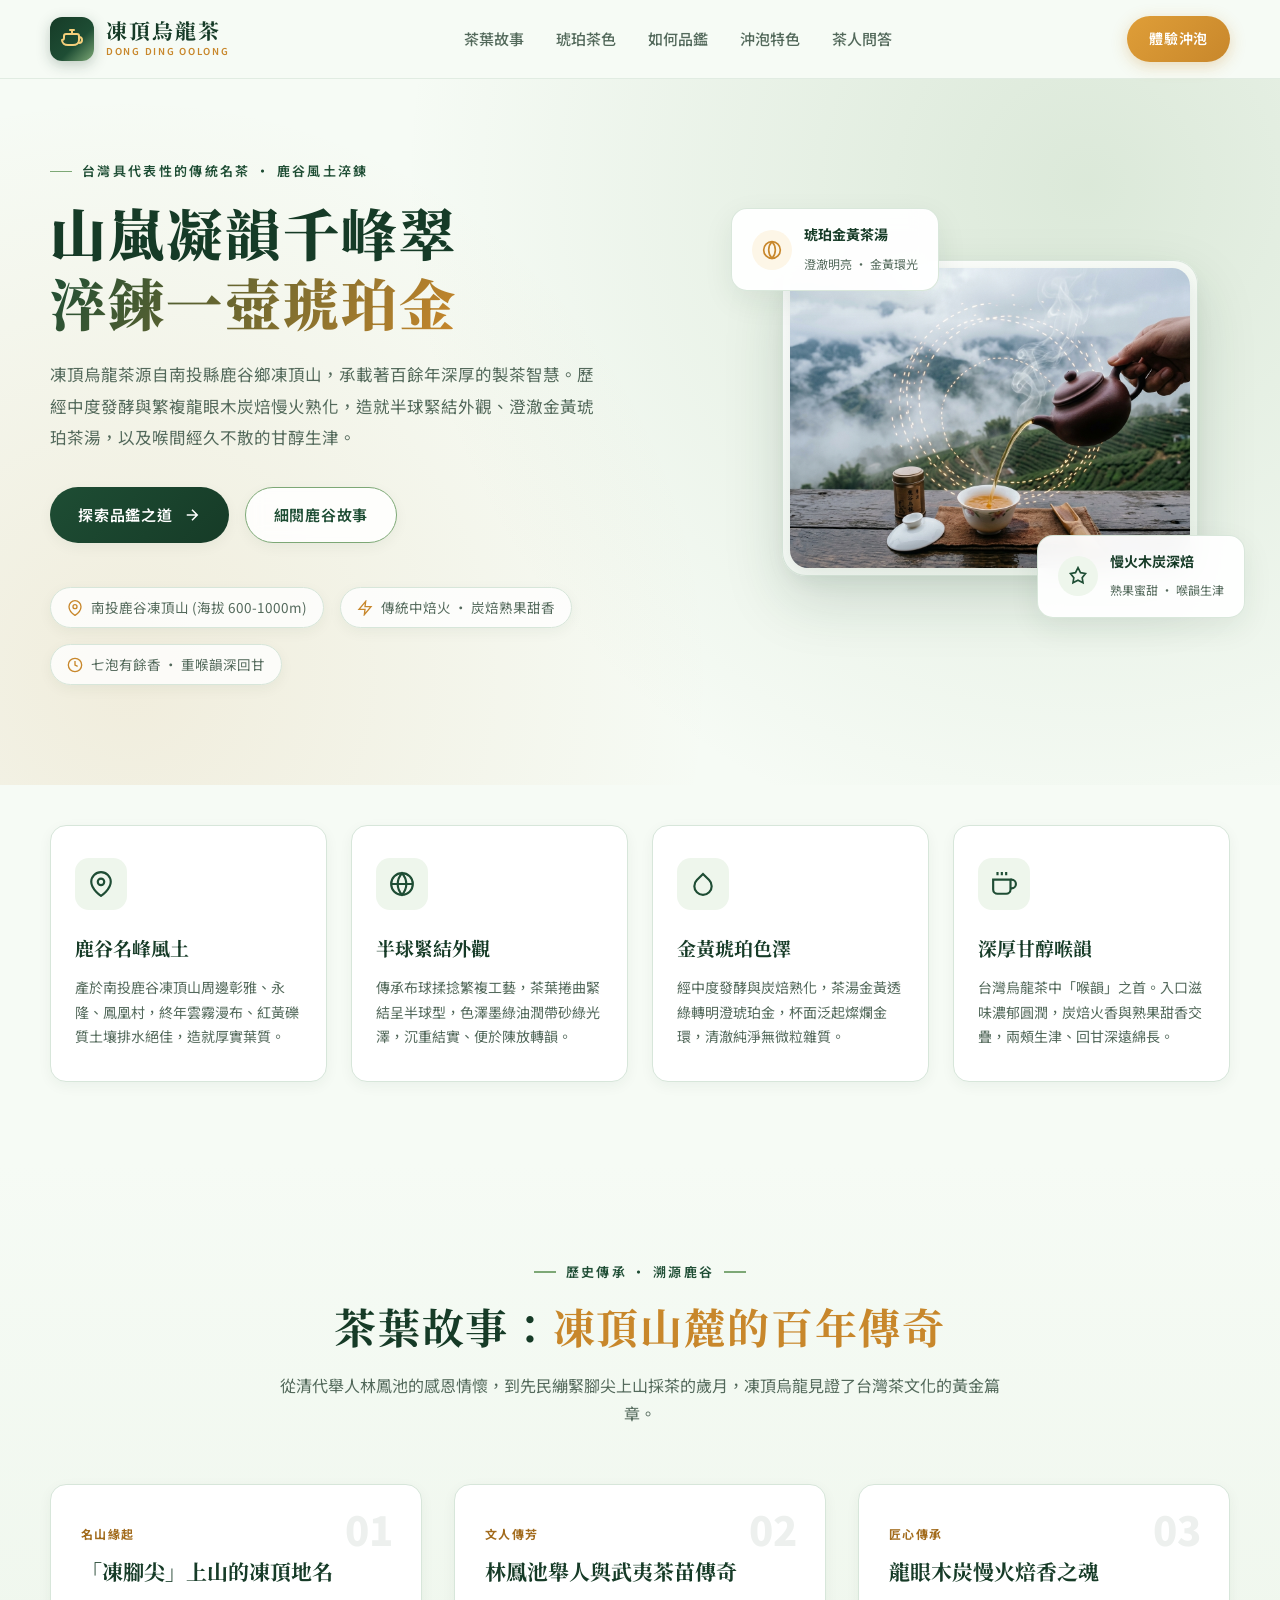
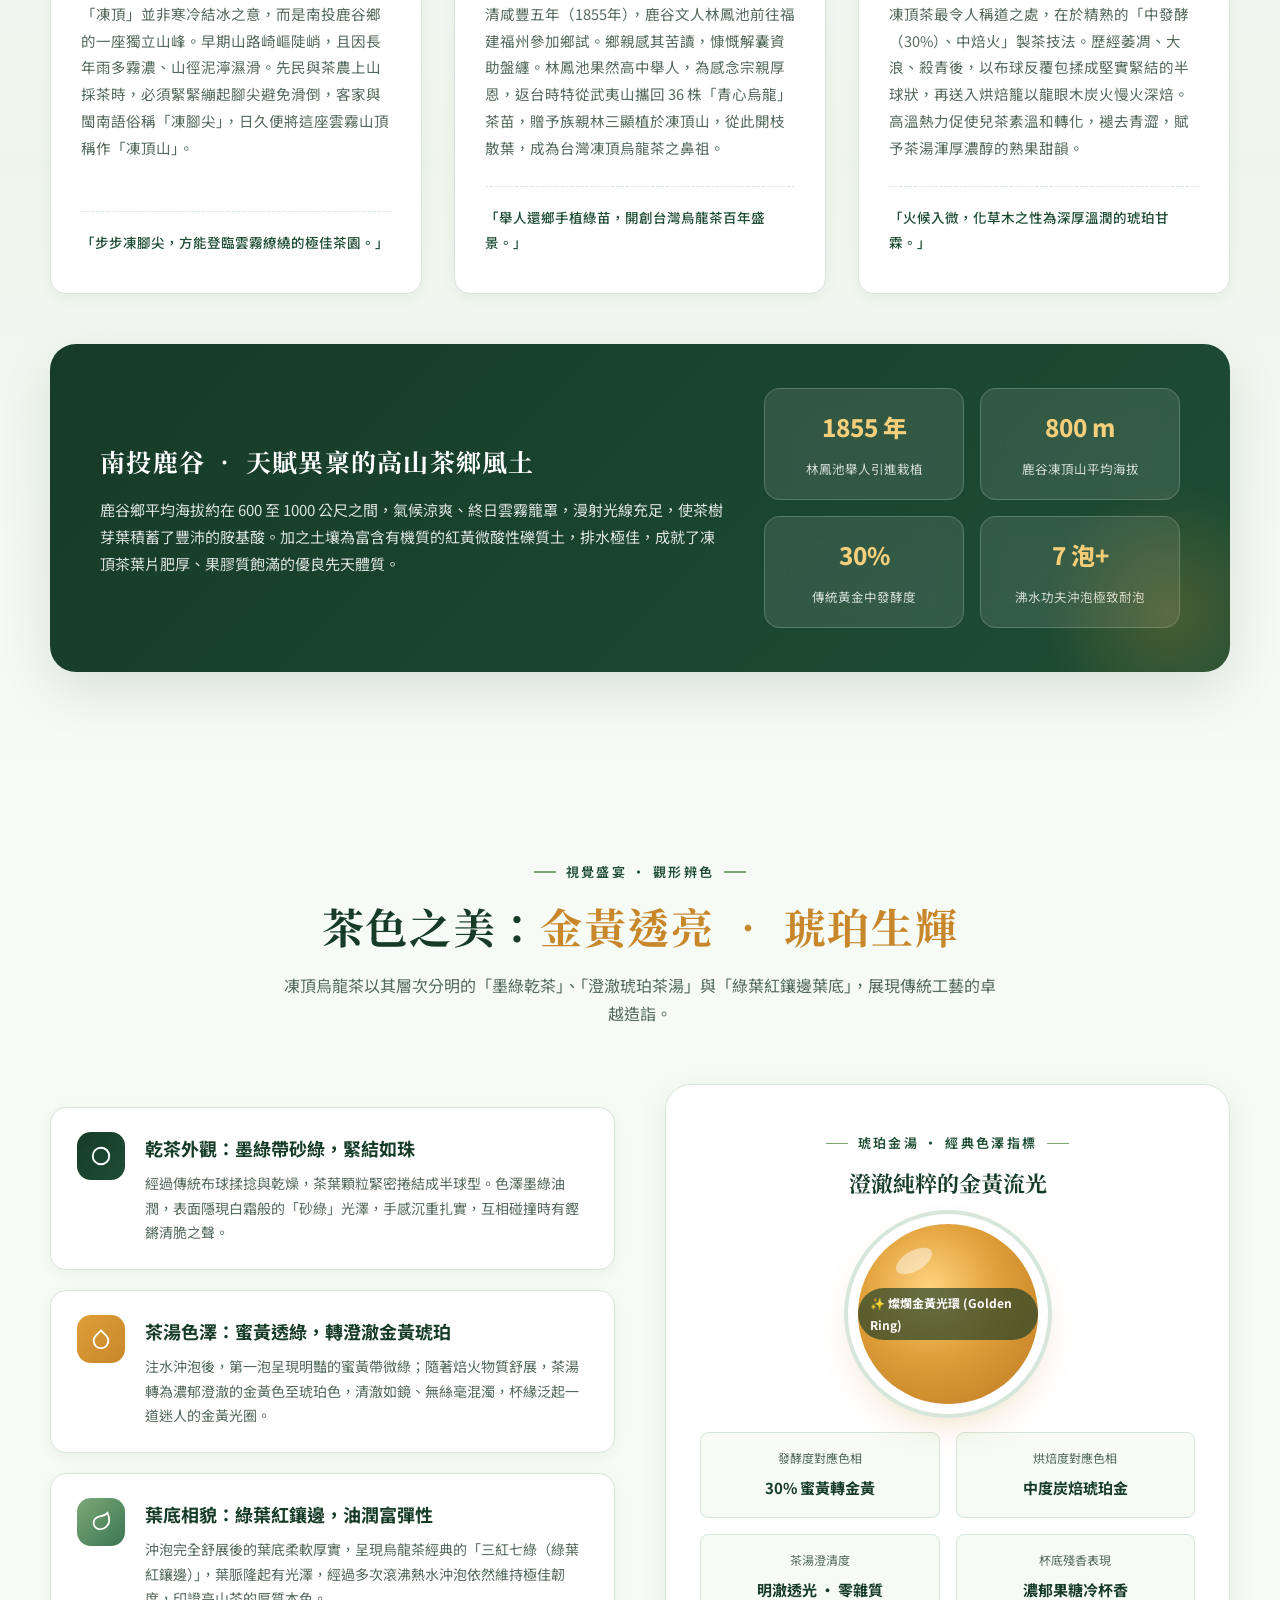
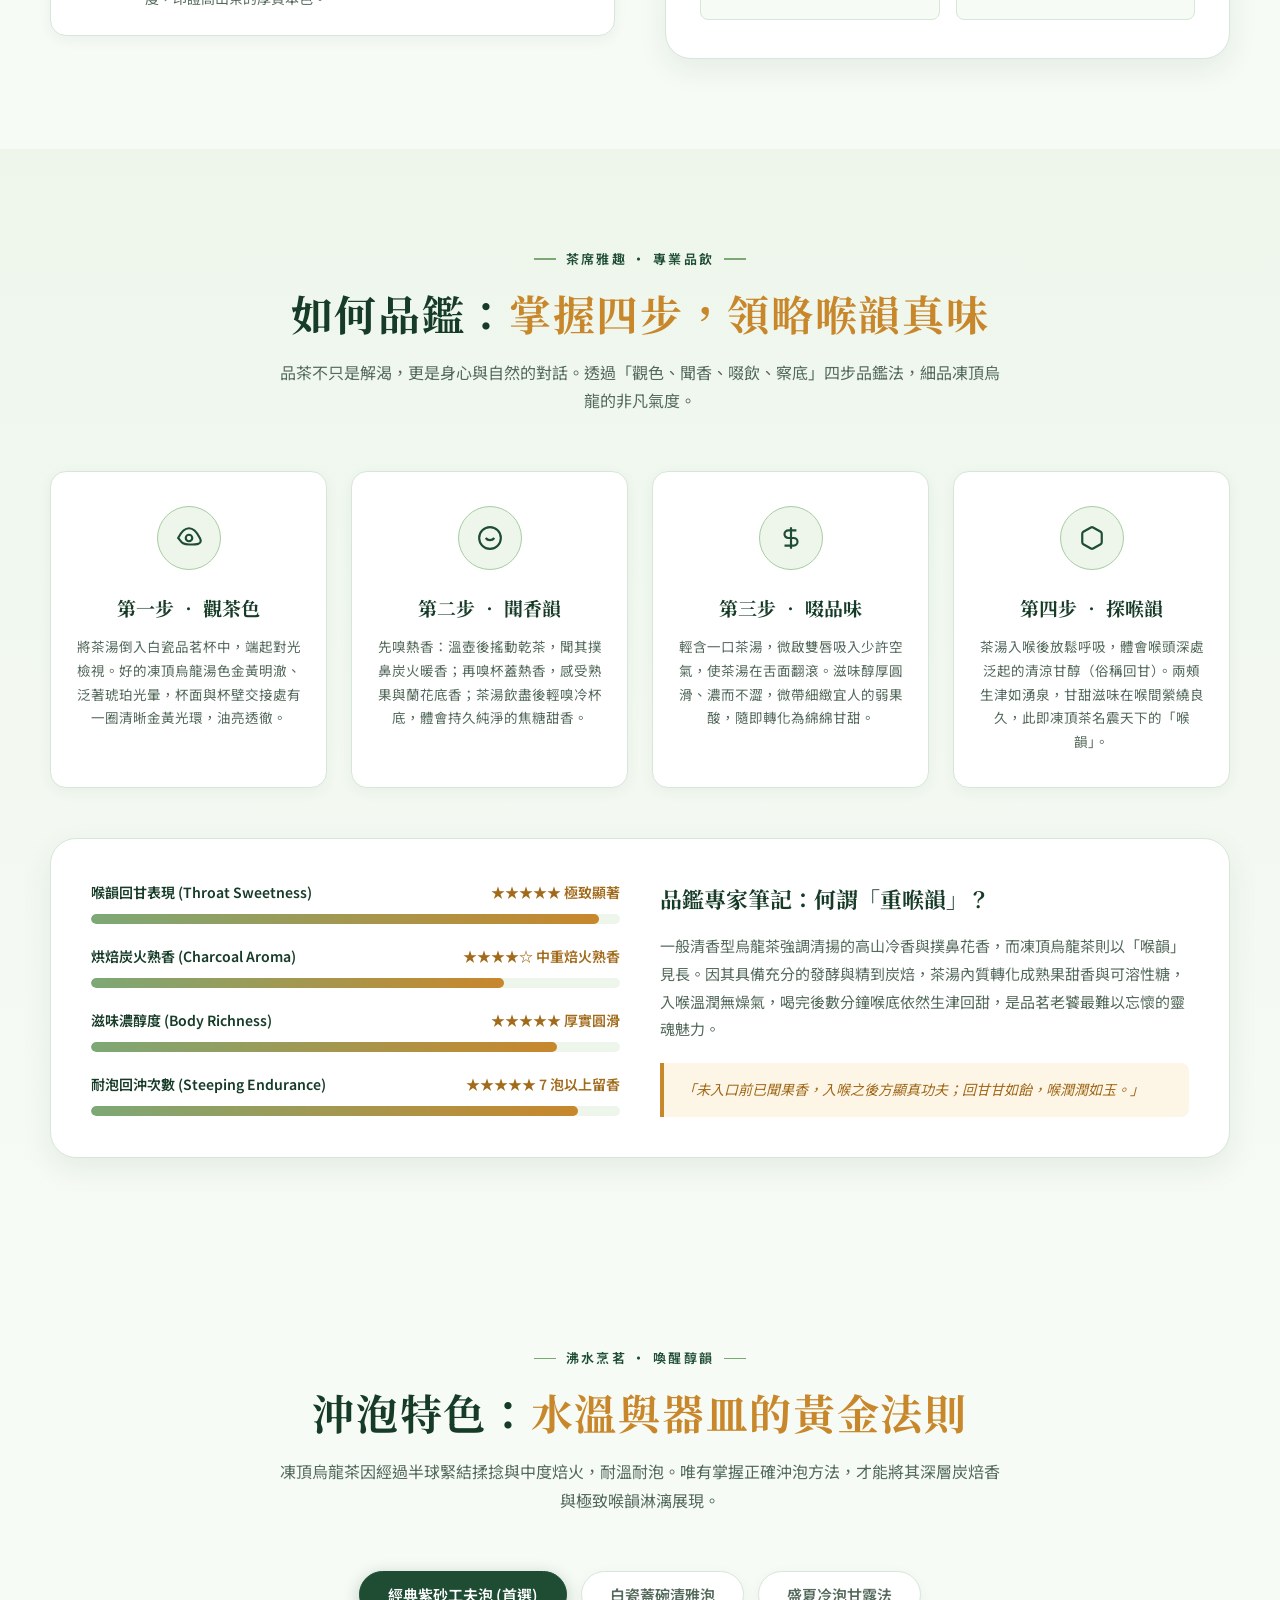
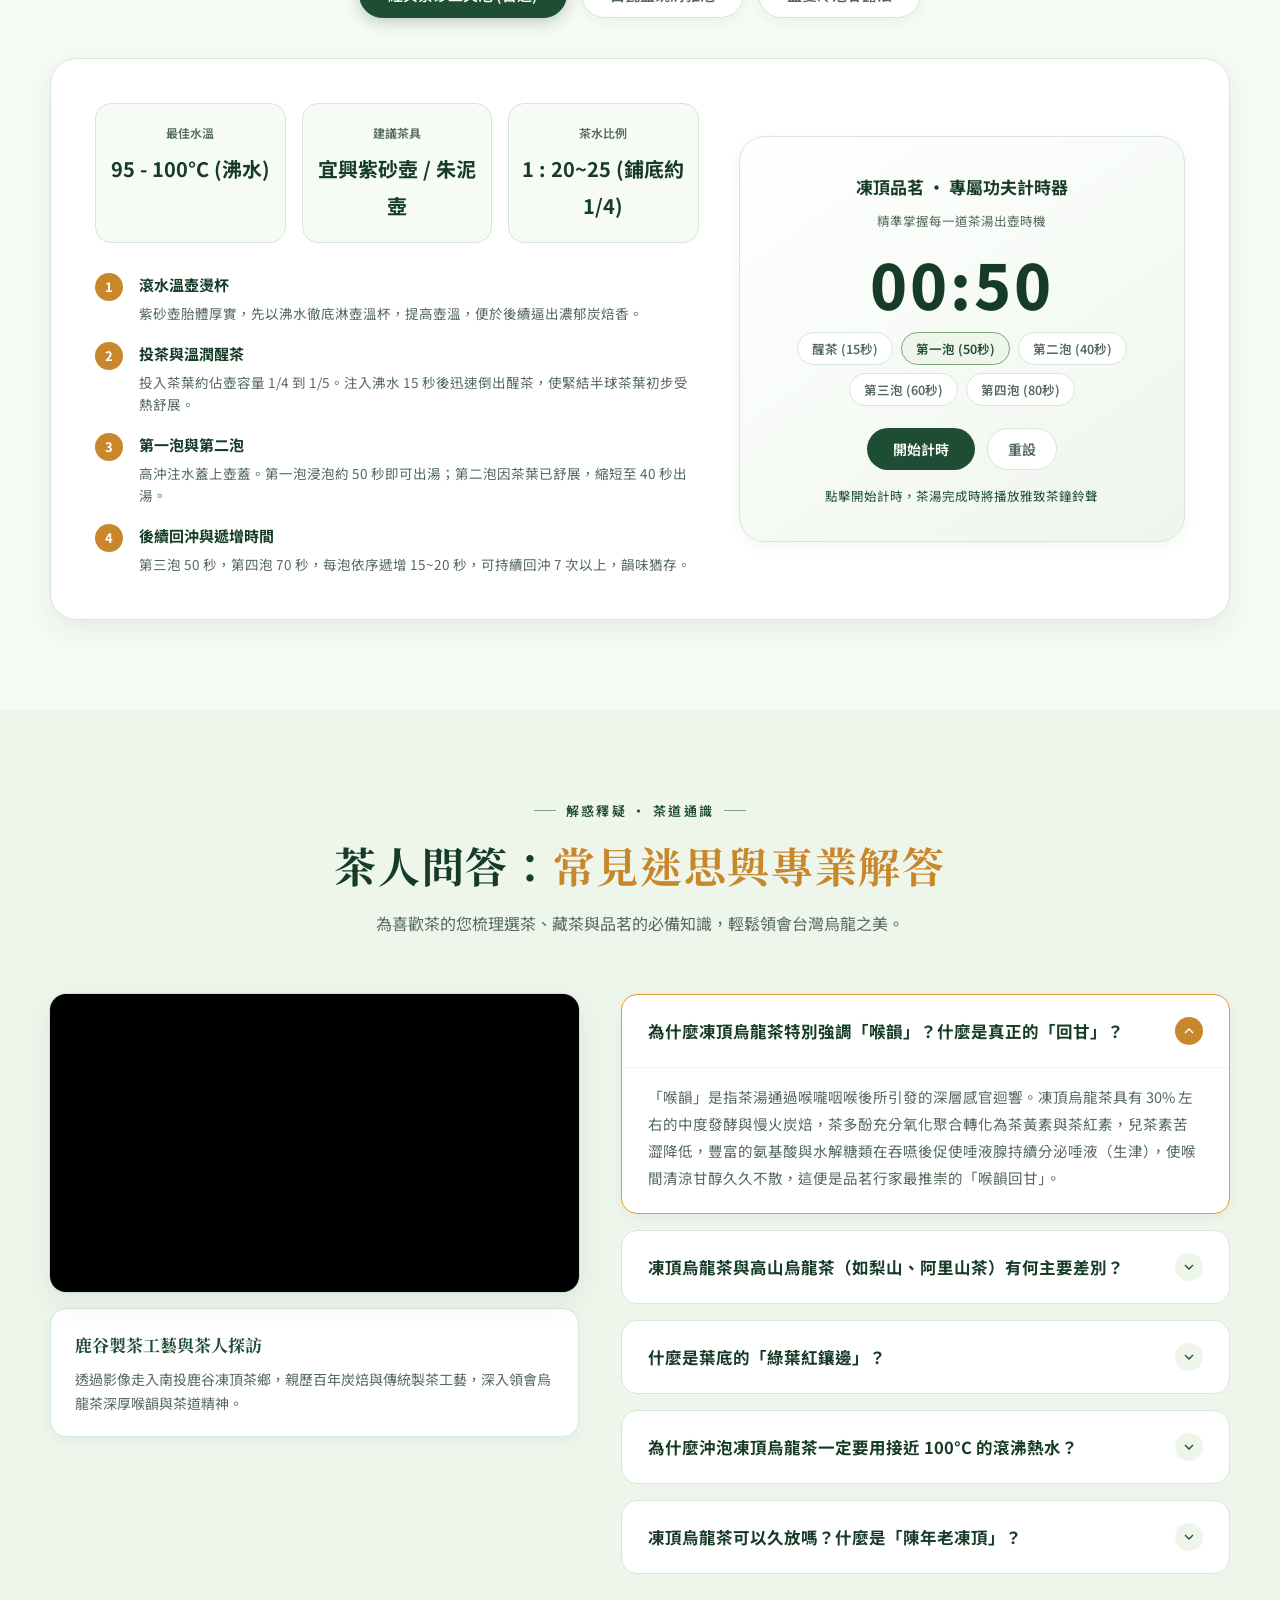
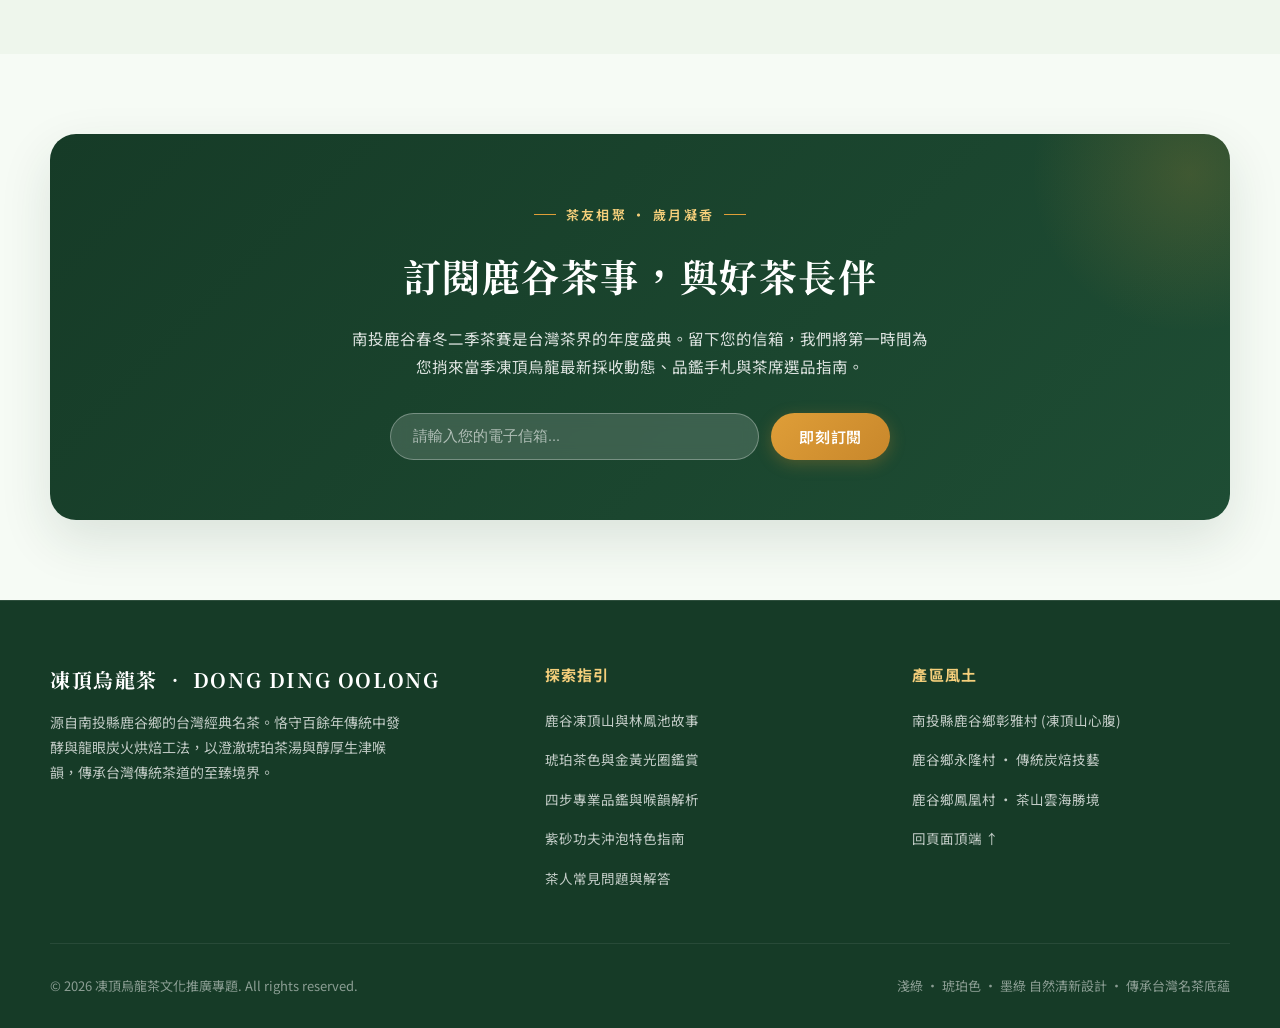
<file: onepage2/index.html>
<!DOCTYPE html>
<html lang="zh-Hant">
<head>
  <meta charset="UTF-8">
  <meta name="viewport" content="width=device-width, initial-scale=1.0">
  <meta name="description" content="台灣傳統名茶——凍頂烏龍茶專題。探尋南投鹿谷凍頂山風土傳奇、林鳳池舉人茶苗歷史、澄澈琥珀金黃茶色、專業品鑑之道與傳統炭焙沖泡特色。">
  <title>凍頂烏龍茶｜山嵐凝韻 ‧ 琥珀醇香</title>
  <link rel="preconnect" href="https://fonts.googleapis.com">
  <link rel="preconnect" href="https://fonts.gstatic.com" crossorigin>
  <link href="https://fonts.googleapis.com/css2?family=Noto+Sans+TC:wght@300;400;500;600;700&family=Noto+Serif+TC:wght@400;500;600;700;900&display=swap" rel="stylesheet">
  <style>
    :root {
      /* 品牌核心顏色：淺綠、琥珀色、墨綠 */
      --green-dark: #163b27;         /* 墨綠：深沉穩重、山林幽靜 */
      --green-forest: #1e4d34;       /* 墨綠偏林：主色調 */
      --green-medium: #3b7654;       /* 中墨綠：段落與強調 */
      --green-light: #7da876;        /* 淺綠：清新自然、茶芽生機 */
      --green-soft: #a8cca2;         /* 柔和淺綠：邊框與高光 */
      --green-mist: #eef6ec;         /* 淺綠霧白：柔和背景 */
      --green-tint: #f6fbf5;         /* 極淡淺綠基底 */

      --amber-dark: #a26b1c;         /* 深琥珀：熟成焙火色 */
      --amber-primary: #c8872b;      /* 琥珀色：茶湯靈魂色澤 */
      --amber-gold: #df9e38;         /* 琥珀金：溫暖金光 */
      --amber-light: #f5cf7b;        /* 淺金琥珀：亮點點綴 */
      --amber-mist: #fdf6e7;         /* 琥珀霧金：背景柔光 */

      /* 中性與字體色 */
      --text-main: #14271c;          /* 墨綠深灰文字 */
      --text-muted: #53695b;         /* 沉穩次文字 */
      --text-light: #7b9483;         /* 輔助標註色 */
      --border-color: #d7e6da;       /* 柔和葉綠邊框 */
      --surface-white: #ffffff;      /* 純白卡片 */

      /* 陰影與圓角 */
      --shadow-sm: 0 4px 14px rgba(22, 59, 39, 0.05);
      --shadow-md: 0 10px 30px rgba(22, 59, 39, 0.08);
      --shadow-lg: 0 20px 52px rgba(22, 59, 39, 0.12);
      --radius-sm: 8px;
      --radius-md: 16px;
      --radius-lg: 26px;
      --radius-full: 9999px;
    }

    * {
      box-sizing: border-box;
      margin: 0;
      padding: 0;
    }

    html {
      scroll-behavior: smooth;
    }

    body {
      background-color: var(--green-tint);
      color: var(--text-main);
      font-family: "Noto Sans TC", -apple-system, BlinkMacSystemFont, "Segoe UI", Roboto, "PingFang TC", "Microsoft JhengHei", sans-serif;
      font-size: 16px;
      line-height: 1.85;
      -webkit-font-smoothing: antialiased;
      overflow-x: hidden;
    }

    a {
      color: inherit;
      text-decoration: none;
      transition: all 0.25s ease;
    }

    button {
      font-family: inherit;
      cursor: pointer;
      border: none;
      outline: none;
      background: none;
      transition: all 0.25s ease;
    }

    .container {
      width: min(1180px, calc(100% - 48px));
      margin: 0 auto;
    }

    .serif {
      font-family: "Noto Serif TC", "Source Han Serif TC", Georgia, serif;
    }

    /* 眉標與章節標題 */
    .eyebrow {
      display: inline-flex;
      align-items: center;
      gap: 10px;
      color: var(--green-forest);
      font-size: 13px;
      font-weight: 600;
      letter-spacing: 0.18em;
      text-transform: uppercase;
      margin-bottom: 14px;
    }

    .eyebrow::before, .eyebrow::after {
      content: "";
      width: 22px;
      height: 1.5px;
      background: var(--green-light);
    }

    .eyebrow-left::after {
      display: none;
    }

    .section-header {
      text-align: center;
      max-width: 720px;
      margin: 0 auto 56px;
    }

    .section-title {
      font-size: clamp(28px, 3.8vw, 42px);
      font-weight: 700;
      color: var(--green-dark);
      line-height: 1.35;
      letter-spacing: 0.04em;
      margin-bottom: 16px;
    }

    .section-title em {
      color: var(--amber-primary);
      font-style: normal;
    }

    .section-subtitle {
      font-size: 16px;
      color: var(--text-muted);
      line-height: 1.8;
    }

    /* 按鈕元件 */
    .btn {
      display: inline-flex;
      align-items: center;
      justify-content: center;
      gap: 10px;
      padding: 13px 28px;
      font-size: 15px;
      font-weight: 600;
      letter-spacing: 0.05em;
      border-radius: var(--radius-full);
      box-shadow: var(--shadow-sm);
      transition: all 0.3s ease;
    }

    .btn:hover {
      transform: translateY(-2px);
      box-shadow: var(--shadow-md);
    }

    .btn-forest {
      background: linear-gradient(135deg, var(--green-forest) 0%, var(--green-dark) 100%);
      color: #ffffff;
    }

    .btn-forest:hover {
      background: linear-gradient(135deg, var(--green-medium) 0%, var(--green-forest) 100%);
    }

    .btn-amber {
      background: linear-gradient(135deg, var(--amber-gold) 0%, var(--amber-primary) 100%);
      color: #ffffff;
      box-shadow: 0 4px 16px rgba(200, 135, 43, 0.3);
    }

    .btn-amber:hover {
      background: linear-gradient(135deg, var(--amber-primary) 0%, var(--amber-dark) 100%);
    }

    .btn-outline {
      border: 1.5px solid var(--green-light);
      color: var(--green-forest);
      background: rgba(255, 255, 255, 0.85);
      backdrop-filter: blur(8px);
    }

    .btn-outline:hover {
      background: var(--green-forest);
      color: #ffffff;
      border-color: var(--green-forest);
    }

    /* ========================================================
       導覽列 (Navbar)
       ======================================================== */
    .navbar {
      position: sticky;
      top: 0;
      z-index: 100;
      background: rgba(246, 251, 245, 0.93);
      backdrop-filter: blur(14px);
      border-bottom: 1px solid rgba(215, 230, 218, 0.7);
      transition: all 0.3s ease;
    }

    .navbar-inner {
      display: flex;
      align-items: center;
      justify-content: space-between;
      height: 78px;
    }

    .brand-logo {
      display: flex;
      align-items: center;
      gap: 12px;
    }

    .brand-symbol {
      width: 44px;
      height: 44px;
      border-radius: 12px;
      background: linear-gradient(135deg, var(--green-dark) 0%, var(--green-forest) 60%, var(--green-light) 100%);
      display: flex;
      align-items: center;
      justify-content: center;
      color: var(--amber-light);
      box-shadow: 0 4px 14px rgba(22, 59, 39, 0.25);
    }

    .brand-text h1 {
      font-size: 21px;
      font-weight: 700;
      color: var(--green-dark);
      letter-spacing: 0.1em;
      line-height: 1.2;
    }

    .brand-text span {
      font-size: 9.5px;
      font-weight: 600;
      color: var(--amber-primary);
      letter-spacing: 0.18em;
      display: block;
    }

    .nav-menu {
      display: flex;
      align-items: center;
      gap: 32px;
      list-style: none;
    }

    .nav-link {
      font-size: 15px;
      font-weight: 500;
      color: var(--text-muted);
      position: relative;
      padding: 6px 0;
    }

    .nav-link::after {
      content: "";
      position: absolute;
      bottom: 0;
      left: 0;
      width: 100%;
      height: 2px;
      background: var(--amber-primary);
      transform: scaleX(0);
      transform-origin: right;
      transition: transform 0.3s ease;
    }

    .nav-link:hover {
      color: var(--green-dark);
    }

    .nav-link:hover::after {
      transform: scaleX(1);
      transform-origin: left;
    }

    .mobile-toggle {
      display: none;
      font-size: 24px;
      color: var(--green-dark);
      padding: 6px;
    }

    /* ========================================================
       Hero 旗艦主視覺區 (Hero Section)
       ======================================================== */
    .hero {
      position: relative;
      padding: 72px 0 100px;
      overflow: hidden;
      background: radial-gradient(circle at 85% 15%, rgba(125, 168, 118, 0.22) 0%, transparent 55%),
                  radial-gradient(circle at 10% 85%, rgba(200, 135, 43, 0.12) 0%, transparent 45%),
                  var(--green-tint);
    }

    .hero-grid {
      display: grid;
      grid-template-columns: 1.15fr 0.85fr;
      gap: 52px;
      align-items: center;
    }

    .hero-content {
      position: relative;
      z-index: 2;
    }

    .hero-title {
      font-size: clamp(34px, 4.6vw, 56px);
      font-weight: 900;
      color: var(--green-dark);
      line-height: 1.25;
      letter-spacing: 0.04em;
      margin-bottom: 22px;
    }

    .hero-title .highlight {
      background: linear-gradient(120deg, var(--green-forest) 0%, var(--amber-primary) 100%);
      -webkit-background-clip: text;
      -webkit-text-fill-color: transparent;
      display: inline-block;
    }

    .hero-desc {
      font-size: 16.5px;
      color: var(--text-muted);
      line-height: 1.9;
      margin-bottom: 34px;
      max-width: 560px;
    }

    .hero-actions {
      display: flex;
      flex-wrap: wrap;
      gap: 16px;
      margin-bottom: 44px;
    }

    .hero-badges {
      display: flex;
      flex-wrap: wrap;
      gap: 16px;
    }

    .hero-badge-item {
      display: flex;
      align-items: center;
      gap: 8px;
      font-size: 13.5px;
      color: var(--text-muted);
      background: rgba(255, 255, 255, 0.8);
      padding: 7px 16px;
      border-radius: var(--radius-full);
      border: 1px solid var(--border-color);
      box-shadow: var(--shadow-sm);
    }

    .hero-badge-item svg {
      color: var(--amber-primary);
    }

    /* 藝術感茶席插畫 */
    .hero-visual {
      position: relative;
      display: flex;
      justify-content: center;
      align-items: center;
      min-height: 450px;
    }

    .hero-image-wrap {
      position: relative;
      display: inline-flex;
      align-items: center;
      justify-content: center;
      padding: 8px;
      background: linear-gradient(145deg, #ffffff, var(--green-mist));
      border-radius: 24px;
      box-shadow: 0 25px 60px rgba(22, 59, 39, 0.15), inset 0 0 0 1px rgba(215, 230, 218, 0.9);
      transition: transform 0.35s ease, box-shadow 0.35s ease;
    }

    .hero-image-wrap:hover {
      transform: translateY(-4px);
      box-shadow: 0 32px 70px rgba(22, 59, 39, 0.18), inset 0 0 0 1px rgba(215, 230, 218, 1);
    }

    .hero-image {
      width: 400px;
      height: 300px;
      max-width: 100%;
      object-fit: cover;
      border-radius: 18px;
      display: block;
      box-shadow: 0 8px 24px rgba(22, 59, 39, 0.1);
    }

    .floating-chip {
      position: absolute;
      background: rgba(255, 255, 255, 0.95);
      backdrop-filter: blur(12px);
      padding: 13px 20px;
      border-radius: var(--radius-md);
      box-shadow: var(--shadow-md);
      border: 1px solid rgba(215, 230, 218, 0.95);
      display: flex;
      align-items: center;
      gap: 12px;
      z-index: 3;
      animation: floatChip 4.5s ease-in-out infinite alternate;
    }

    .chip-one {
      top: 15px;
      left: -20px;
    }

    .chip-two {
      bottom: 25px;
      right: -15px;
      animation-delay: -2.2s;
    }

    @keyframes floatChip {
      0% { transform: translateY(0px); }
      100% { transform: translateY(-12px); }
    }

    .chip-icon {
      width: 40px;
      height: 40px;
      border-radius: 50%;
      display: flex;
      align-items: center;
      justify-content: center;
      font-size: 18px;
      flex-shrink: 0;
    }

    .chip-icon-amber {
      background: var(--amber-mist);
      color: var(--amber-primary);
    }

    .chip-icon-green {
      background: var(--green-mist);
      color: var(--green-forest);
    }

    .chip-text strong {
      display: block;
      font-size: 14px;
      color: var(--green-dark);
    }

    .chip-text span {
      font-size: 12px;
      color: var(--text-muted);
    }

    /* ========================================================
       風土與四大精髓 (Highlights Banner)
       ======================================================== */
    .four-essences {
      padding: 40px 0 80px;
    }

    .essence-grid {
      display: grid;
      grid-template-columns: repeat(4, 1fr);
      gap: 24px;
    }

    .essence-card {
      background: var(--surface-white);
      padding: 32px 24px;
      border-radius: var(--radius-md);
      box-shadow: var(--shadow-sm);
      border: 1px solid var(--border-color);
      transition: all 0.3s ease;
      position: relative;
      overflow: hidden;
    }

    .essence-card::before {
      content: "";
      position: absolute;
      top: 0;
      left: 0;
      right: 0;
      height: 3px;
      background: linear-gradient(90deg, var(--green-light), var(--amber-primary));
      opacity: 0;
      transition: opacity 0.3s ease;
    }

    .essence-card:hover {
      transform: translateY(-5px);
      box-shadow: var(--shadow-md);
      border-color: var(--green-soft);
    }

    .essence-card:hover::before {
      opacity: 1;
    }

    .essence-icon {
      width: 52px;
      height: 52px;
      border-radius: 14px;
      background: var(--green-mist);
      color: var(--green-forest);
      display: flex;
      align-items: center;
      justify-content: center;
      margin-bottom: 20px;
    }

    .essence-card h3 {
      font-size: 19px;
      font-weight: 700;
      color: var(--green-dark);
      margin-bottom: 10px;
    }

    .essence-card p {
      font-size: 14px;
      color: var(--text-muted);
      line-height: 1.75;
    }

    /* ========================================================
       茶葉故事與由來 (Story & Origin Section)
       ======================================================== */
    .story-section {
      padding: 90px 0;
      background: linear-gradient(180deg, var(--green-tint) 0%, var(--green-mist) 50%, var(--green-tint) 100%);
    }

    .story-grid {
      display: grid;
      grid-template-columns: repeat(3, 1fr);
      gap: 32px;
      margin-bottom: 50px;
    }

    .story-box {
      background: var(--surface-white);
      border-radius: var(--radius-md);
      padding: 38px 30px;
      border: 1px solid var(--border-color);
      box-shadow: var(--shadow-sm);
      display: flex;
      flex-direction: column;
      position: relative;
      transition: all 0.35s ease;
    }

    .story-box:hover {
      transform: translateY(-6px);
      box-shadow: var(--shadow-md);
      border-color: var(--amber-gold);
    }

    .story-watermark {
      position: absolute;
      top: 24px;
      right: 28px;
      font-size: 40px;
      font-weight: 900;
      color: rgba(22, 59, 39, 0.08);
      line-height: 1;
    }

    .story-tag {
      font-size: 12px;
      font-weight: 700;
      color: var(--amber-dark);
      letter-spacing: 0.12em;
      text-transform: uppercase;
      margin-bottom: 12px;
    }

    .story-box h3 {
      font-size: 21px;
      color: var(--green-dark);
      font-weight: 700;
      margin-bottom: 14px;
      line-height: 1.4;
    }

    .story-box p {
      font-size: 14.5px;
      color: var(--text-muted);
      line-height: 1.85;
      flex-grow: 1;
    }

    .story-highlight {
      margin-top: 24px;
      padding-top: 18px;
      border-top: 1px dashed var(--border-color);
      font-size: 13.5px;
      color: var(--green-forest);
      font-weight: 500;
    }

    /* 產地風土專題橫幅 */
    .terroir-banner {
      background: linear-gradient(135deg, var(--green-dark) 0%, var(--green-forest) 100%);
      color: #ffffff;
      border-radius: var(--radius-lg);
      padding: 44px 50px;
      display: grid;
      grid-template-columns: 1.2fr 0.8fr;
      gap: 40px;
      align-items: center;
      box-shadow: var(--shadow-lg);
      position: relative;
      overflow: hidden;
    }

    .terroir-banner::after {
      content: "";
      position: absolute;
      right: -70px;
      bottom: -70px;
      width: 260px;
      height: 260px;
      border-radius: 50%;
      background: radial-gradient(circle, rgba(223, 158, 56, 0.22), transparent 70%);
      pointer-events: none;
    }

    .terroir-content h4 {
      font-size: 25px;
      font-weight: 700;
      margin-bottom: 12px;
      letter-spacing: 0.05em;
    }

    .terroir-content p {
      font-size: 15px;
      color: rgba(255, 255, 255, 0.85);
      line-height: 1.8;
    }

    .terroir-stats {
      display: grid;
      grid-template-columns: 1fr 1fr;
      gap: 16px;
    }

    .t-stat-card {
      background: rgba(255, 255, 255, 0.1);
      border: 1px solid rgba(255, 255, 255, 0.2);
      backdrop-filter: blur(10px);
      padding: 16px;
      border-radius: var(--radius-md);
      text-align: center;
    }

    .t-stat-num {
      font-size: 24px;
      font-weight: 800;
      color: var(--amber-light);
      display: block;
      margin-bottom: 4px;
    }

    .t-stat-label {
      font-size: 12.5px;
      color: rgba(255, 255, 255, 0.8);
    }

    /* ========================================================
       茶色與外觀鑑賞 (Tea Color & Aesthetics)
       ======================================================== */
    .color-section {
      padding: 90px 0;
    }

    .color-layout {
      display: grid;
      grid-template-columns: 1fr 1fr;
      gap: 50px;
      align-items: center;
    }

    .tea-color-cards {
      display: flex;
      flex-direction: column;
      gap: 20px;
    }

    .color-aspect-card {
      background: var(--surface-white);
      border: 1px solid var(--border-color);
      border-radius: var(--radius-md);
      padding: 24px 26px;
      box-shadow: var(--shadow-sm);
      display: flex;
      align-items: flex-start;
      gap: 20px;
      transition: all 0.3s ease;
    }

    .color-aspect-card:hover {
      border-color: var(--amber-primary);
      transform: translateX(4px);
      box-shadow: var(--shadow-md);
    }

    .aspect-bullet {
      width: 48px;
      height: 48px;
      border-radius: 14px;
      display: flex;
      align-items: center;
      justify-content: center;
      flex-shrink: 0;
      color: #ffffff;
      font-size: 20px;
    }

    .bullet-dry {
      background: linear-gradient(135deg, var(--green-dark), var(--green-forest));
    }

    .bullet-soup {
      background: linear-gradient(135deg, var(--amber-gold), var(--amber-primary));
    }

    .bullet-leaf {
      background: linear-gradient(135deg, var(--green-light), var(--green-medium));
    }

    .aspect-body h4 {
      font-size: 18px;
      color: var(--green-dark);
      font-weight: 700;
      margin-bottom: 6px;
    }

    .aspect-body p {
      font-size: 14px;
      color: var(--text-muted);
      line-height: 1.75;
    }

    /* 琥珀茶色圖解視覺 */
    .liquor-showcase {
      background: var(--surface-white);
      border-radius: var(--radius-lg);
      padding: 38px 34px;
      border: 1px solid var(--border-color);
      box-shadow: var(--shadow-md);
      position: relative;
    }

    .liquor-visual-cup {
      width: 180px;
      height: 180px;
      margin: 0 auto 28px;
      border-radius: 50%;
      background: radial-gradient(circle at 40% 35%, #ffd27d 0%, var(--amber-gold) 45%, var(--amber-primary) 80%, var(--amber-dark) 100%);
      box-shadow: 0 0 0 10px #ffffff,
                  0 0 0 14px var(--border-color),
                  0 16px 36px rgba(200, 135, 43, 0.3);
      position: relative;
      display: flex;
      align-items: center;
      justify-content: center;
    }

    .liquor-visual-cup::after {
      content: "";
      position: absolute;
      top: 15%;
      left: 20%;
      width: 40px;
      height: 20px;
      border-radius: 50%;
      background: rgba(255, 255, 255, 0.45);
      transform: rotate(-30deg);
    }

    .liquor-golden-ring {
      font-size: 12px;
      font-weight: 700;
      color: #ffffff;
      background: rgba(22, 59, 39, 0.65);
      padding: 4px 12px;
      border-radius: var(--radius-full);
      backdrop-filter: blur(4px);
    }

    .liquor-meta-list {
      display: grid;
      grid-template-columns: 1fr 1fr;
      gap: 16px;
      margin-top: 24px;
    }

    .meta-item {
      background: var(--green-tint);
      padding: 14px 16px;
      border-radius: var(--radius-sm);
      border: 1px solid var(--border-color);
      text-align: center;
    }

    .meta-item span {
      display: block;
      font-size: 12px;
      color: var(--text-muted);
      margin-bottom: 4px;
    }

    .meta-item strong {
      font-size: 15px;
      color: var(--green-dark);
    }

    /* ========================================================
       如何品鑑 (How to Taste & Appreciate)
       ======================================================== */
    .tasting-section {
      padding: 90px 0;
      background: linear-gradient(180deg, var(--green-mist) 0%, var(--green-tint) 100%);
    }

    .taste-steps-grid {
      display: grid;
      grid-template-columns: repeat(4, 1fr);
      gap: 24px;
      margin-bottom: 50px;
    }

    .taste-card {
      background: var(--surface-white);
      border-radius: var(--radius-md);
      padding: 34px 24px;
      border: 1px solid var(--border-color);
      box-shadow: var(--shadow-sm);
      text-align: center;
      transition: all 0.3s ease;
      position: relative;
    }

    .taste-card:hover {
      transform: translateY(-6px);
      box-shadow: var(--shadow-md);
      border-color: var(--amber-primary);
    }

    .taste-badge-circle {
      width: 64px;
      height: 64px;
      margin: 0 auto 20px;
      border-radius: 50%;
      background: var(--green-mist);
      color: var(--green-forest);
      display: flex;
      align-items: center;
      justify-content: center;
      border: 1.5px solid var(--green-soft);
      font-size: 24px;
    }

    .taste-card h4 {
      font-size: 19px;
      color: var(--green-dark);
      font-weight: 700;
      margin-bottom: 10px;
    }

    .taste-card p {
      font-size: 13.5px;
      color: var(--text-muted);
      line-height: 1.75;
    }

    /* 風味輪與感官雷達數值 */
    .sensory-profile-box {
      background: var(--surface-white);
      border-radius: var(--radius-lg);
      padding: 40px;
      border: 1px solid var(--border-color);
      box-shadow: var(--shadow-md);
      display: grid;
      grid-template-columns: 1fr 1fr;
      gap: 40px;
      align-items: center;
    }

    .profile-bars {
      display: flex;
      flex-direction: column;
      gap: 20px;
    }

    .p-bar-item {
      display: flex;
      flex-direction: column;
      gap: 8px;
    }

    .p-bar-label {
      display: flex;
      justify-content: space-between;
      font-size: 14px;
      font-weight: 600;
      color: var(--green-dark);
    }

    .p-bar-label span:last-child {
      color: var(--amber-dark);
    }

    .p-bar-track {
      height: 10px;
      background: var(--green-mist);
      border-radius: var(--radius-full);
      overflow: hidden;
    }

    .p-bar-fill {
      height: 100%;
      border-radius: var(--radius-full);
      background: linear-gradient(90deg, var(--green-light), var(--amber-primary));
    }

    .profile-text-side h4 {
      font-size: 22px;
      color: var(--green-dark);
      font-weight: 700;
      margin-bottom: 12px;
    }

    .profile-text-side p {
      font-size: 15px;
      color: var(--text-muted);
      line-height: 1.85;
      margin-bottom: 20px;
    }

    .profile-quote {
      background: var(--amber-mist);
      border-left: 4px solid var(--amber-primary);
      padding: 14px 18px;
      border-radius: 0 var(--radius-sm) var(--radius-sm) 0;
      font-size: 14px;
      color: var(--amber-dark);
      font-style: italic;
    }

    /* ========================================================
       沖泡特色與指南 (Brewing Characteristics & Timer)
       ======================================================== */
    .brewing-section {
      padding: 90px 0;
    }

    .brew-tab-nav {
      display: flex;
      justify-content: center;
      gap: 14px;
      margin-bottom: 40px;
    }

    .brew-tab-btn {
      padding: 12px 28px;
      border-radius: var(--radius-full);
      font-size: 15px;
      font-weight: 600;
      color: var(--text-muted);
      background: var(--surface-white);
      border: 1.5px solid var(--border-color);
      box-shadow: var(--shadow-sm);
    }

    .brew-tab-btn.active {
      background: var(--green-forest);
      color: #ffffff;
      border-color: var(--green-forest);
      box-shadow: 0 4px 16px rgba(22, 59, 39, 0.25);
    }

    .brew-content-card {
      background: var(--surface-white);
      border-radius: var(--radius-lg);
      padding: 44px;
      border: 1px solid var(--border-color);
      box-shadow: var(--shadow-md);
    }

    .brew-panel {
      display: none;
    }

    .brew-panel.active {
      display: block;
      animation: fadeIn 0.4s ease;
    }

    @keyframes fadeIn {
      from { opacity: 0; transform: translateY(8px); }
      to { opacity: 1; transform: translateY(0); }
    }

    .brew-detail-grid {
      display: grid;
      grid-template-columns: 1.15fr 0.85fr;
      gap: 40px;
      align-items: center;
    }

    .param-row {
      display: grid;
      grid-template-columns: repeat(3, 1fr);
      gap: 16px;
      margin-bottom: 28px;
    }

    .param-card {
      background: var(--green-tint);
      border: 1px solid var(--border-color);
      border-radius: var(--radius-md);
      padding: 18px 12px;
      text-align: center;
    }

    .param-card .p-title {
      font-size: 12px;
      color: var(--text-muted);
      font-weight: 600;
      display: block;
      margin-bottom: 6px;
    }

    .param-card .p-val {
      font-size: 20px;
      font-weight: 700;
      color: var(--green-dark);
    }

    .step-flow {
      display: flex;
      flex-direction: column;
      gap: 16px;
    }

    .step-unit {
      display: flex;
      align-items: flex-start;
      gap: 16px;
    }

    .step-no {
      width: 28px;
      height: 28px;
      border-radius: 50%;
      background: var(--amber-primary);
      color: #ffffff;
      display: flex;
      align-items: center;
      justify-content: center;
      font-size: 13px;
      font-weight: 700;
      flex-shrink: 0;
      margin-top: 2px;
    }

    .step-detail h5 {
      font-size: 15px;
      font-weight: 700;
      color: var(--green-dark);
      margin-bottom: 3px;
    }

    .step-detail p {
      font-size: 13.5px;
      color: var(--text-muted);
      line-height: 1.65;
    }

    /* 沖泡計時小工具 */
    .timer-card {
      background: linear-gradient(145deg, #ffffff, var(--green-mist));
      border: 1.5px solid var(--border-color);
      border-radius: var(--radius-lg);
      padding: 34px 28px;
      text-align: center;
      box-shadow: var(--shadow-sm);
    }

    .timer-card h4 {
      font-size: 17px;
      font-weight: 700;
      color: var(--green-dark);
      margin-bottom: 6px;
    }

    .timer-card .sub {
      font-size: 12.5px;
      color: var(--text-muted);
      margin-bottom: 20px;
    }

    .timer-digit {
      font-size: 62px;
      font-weight: 800;
      color: var(--green-dark);
      font-variant-numeric: tabular-nums;
      line-height: 1;
      margin-bottom: 18px;
      letter-spacing: 0.05em;
    }

    .timer-chips {
      display: flex;
      justify-content: center;
      flex-wrap: wrap;
      gap: 8px;
      margin-bottom: 22px;
    }

    .timer-chip-btn {
      padding: 6px 14px;
      border-radius: var(--radius-full);
      font-size: 12.5px;
      background: var(--surface-white);
      border: 1px solid var(--border-color);
      color: var(--text-muted);
      font-weight: 600;
    }

    .timer-chip-btn.active {
      background: var(--green-mist);
      color: var(--green-forest);
      border-color: var(--green-light);
    }

    .timer-actions {
      display: flex;
      justify-content: center;
      gap: 12px;
    }

    .btn-t-start {
      background: var(--green-forest);
      color: #ffffff;
      padding: 10px 26px;
      border-radius: var(--radius-full);
      font-weight: 600;
      font-size: 14px;
    }

    .btn-t-reset {
      background: #ffffff;
      border: 1px solid var(--border-color);
      color: var(--text-muted);
      padding: 10px 20px;
      border-radius: var(--radius-full);
      font-weight: 600;
      font-size: 14px;
    }

    .timer-status-msg {
      margin-top: 14px;
      font-size: 12.5px;
      color: var(--green-forest);
      min-height: 19px;
    }

    /* ========================================================
       茶友常見問答 (FAQ Section)
       ======================================================== */
    .faq-section {
      padding: 80px 0;
      background: var(--green-mist);
    }

    .faq-grid {
      display: grid;
      grid-template-columns: 0.93fr 1.07fr;
      gap: 42px;
      align-items: start;
    }

    .faq-video-col {
      display: flex;
      flex-direction: column;
      gap: 16px;
    }

    .faq-video-wrap {
      position: relative;
      width: 100%;
      aspect-ratio: 560 / 315;
      border-radius: var(--radius-md);
      overflow: hidden;
      background: #000;
      box-shadow: var(--shadow-md), 0 0 0 1px var(--border-color);
      transition: transform 0.35s ease, box-shadow 0.35s ease;
    }

    .faq-video-wrap:hover {
      transform: translateY(-2px);
      box-shadow: var(--shadow-lg), 0 0 0 1px var(--green-light);
    }

    .faq-video-wrap iframe {
      position: absolute;
      top: 0;
      left: 0;
      width: 100%;
      height: 100%;
      border: 0;
      display: block;
    }

    .faq-video-caption {
      background: var(--surface-white);
      border: 1px solid var(--border-color);
      border-radius: var(--radius-md);
      padding: 20px 24px;
      box-shadow: var(--shadow-sm);
    }

    .faq-video-caption h4 {
      font-size: 17px;
      font-weight: 700;
      color: var(--green-forest);
      margin-bottom: 8px;
    }

    .faq-video-caption p {
      font-size: 14px;
      color: var(--text-muted);
      line-height: 1.7;
      margin: 0;
    }

    .faq-accordion {
      width: 100%;
      max-width: 100%;
      margin: 0;
      display: flex;
      flex-direction: column;
      gap: 16px;
    }

    .faq-card {
      background: var(--surface-white);
      border-radius: var(--radius-md);
      border: 1px solid var(--border-color);
      overflow: hidden;
      transition: all 0.25s ease;
    }

    .faq-card.active {
      border-color: var(--amber-gold);
      box-shadow: var(--shadow-sm);
    }

    .faq-toggle-btn {
      width: 100%;
      padding: 22px 26px;
      text-align: left;
      display: flex;
      align-items: center;
      justify-content: space-between;
      gap: 16px;
      font-size: 16.5px;
      font-weight: 700;
      color: var(--green-dark);
    }

    .faq-toggle-btn:hover {
      color: var(--amber-primary);
    }

    .faq-arrow {
      width: 28px;
      height: 28px;
      border-radius: 50%;
      background: var(--green-mist);
      display: flex;
      align-items: center;
      justify-content: center;
      color: var(--green-forest);
      transition: transform 0.3s ease;
      flex-shrink: 0;
    }

    .faq-card.active .faq-arrow {
      transform: rotate(180deg);
      background: var(--amber-primary);
      color: #ffffff;
    }

    .faq-content {
      display: none;
      padding: 0 26px 22px;
      font-size: 14.5px;
      color: var(--text-muted);
      line-height: 1.85;
      border-top: 1px solid rgba(215, 230, 218, 0.4);
      padding-top: 16px;
    }

    .faq-card.active .faq-content {
      display: block;
    }

    /* ========================================================
       茶人手札 / 訂閱與交流 (Newsletter CTA)
       ======================================================== */
    .newsletter-section {
      padding: 80px 0;
    }

    .newsletter-banner {
      background: linear-gradient(135deg, var(--green-dark) 0%, var(--green-forest) 100%);
      color: #ffffff;
      border-radius: var(--radius-lg);
      padding: 60px 40px;
      text-align: center;
      position: relative;
      overflow: hidden;
      box-shadow: var(--shadow-lg);
    }

    .newsletter-banner::before {
      content: "";
      position: absolute;
      top: -120px;
      right: -120px;
      width: 320px;
      height: 320px;
      border-radius: 50%;
      background: radial-gradient(circle, rgba(223, 158, 56, 0.18), transparent 70%);
    }

    .newsletter-banner .eyebrow {
      color: var(--amber-light);
    }

    .newsletter-banner .eyebrow::before, .newsletter-banner .eyebrow::after {
      background: var(--amber-gold);
    }

    .newsletter-banner h2 {
      font-size: clamp(26px, 3.5vw, 38px);
      margin-bottom: 14px;
      letter-spacing: 0.04em;
    }

    .newsletter-banner p {
      font-size: 15.5px;
      color: rgba(255, 255, 255, 0.85);
      max-width: 580px;
      margin: 0 auto 32px;
      line-height: 1.8;
    }

    .newsletter-form {
      display: flex;
      justify-content: center;
      gap: 12px;
      max-width: 500px;
      margin: 0 auto;
    }

    .newsletter-input {
      flex: 1;
      padding: 14px 22px;
      border-radius: var(--radius-full);
      border: 1px solid rgba(255, 255, 255, 0.3);
      background: rgba(255, 255, 255, 0.15);
      color: #ffffff;
      outline: none;
      font-size: 14.5px;
      backdrop-filter: blur(8px);
    }

    .newsletter-input::placeholder {
      color: rgba(255, 255, 255, 0.6);
    }

    .newsletter-input:focus {
      border-color: var(--amber-light);
      background: rgba(255, 255, 255, 0.25);
    }

    /* ========================================================
       頁腳 (Footer)
       ======================================================== */
    .site-footer {
      background: var(--green-dark);
      color: #ffffff;
      padding: 60px 0 30px;
      border-top: 1px solid rgba(255, 255, 255, 0.1);
    }

    .footer-grid {
      display: grid;
      grid-template-columns: 1.4fr 1fr 1fr;
      gap: 50px;
      margin-bottom: 50px;
    }

    .footer-brand h4 {
      font-size: 20px;
      letter-spacing: 0.08em;
      margin-bottom: 12px;
      color: #ffffff;
    }

    .footer-brand p {
      font-size: 14px;
      color: rgba(255, 255, 255, 0.72);
      line-height: 1.8;
      max-width: 360px;
    }

    .footer-col h5 {
      font-size: 15px;
      color: var(--amber-light);
      letter-spacing: 0.08em;
      margin-bottom: 16px;
      font-weight: 700;
    }

    .footer-links {
      list-style: none;
      display: flex;
      flex-direction: column;
      gap: 10px;
    }

    .footer-links a {
      font-size: 13.5px;
      color: rgba(255, 255, 255, 0.75);
    }

    .footer-links a:hover {
      color: var(--amber-light);
      padding-left: 4px;
    }

    .footer-bottom {
      padding-top: 30px;
      border-top: 1px solid rgba(255, 255, 255, 0.08);
      display: flex;
      justify-content: space-between;
      align-items: center;
      font-size: 13px;
      color: rgba(255, 255, 255, 0.5);
    }

    /* 響應式佈局調節 */
    @media (max-width: 992px) {
      .hero-grid {
        grid-template-columns: 1fr;
        text-align: center;
      }
      .faq-grid {
        grid-template-columns: 1fr;
        gap: 36px;
      }
      .faq-video-col {
        max-width: 600px;
        margin: 0 auto;
        width: 100%;
      }
      .hero-desc {
        margin-left: auto;
        margin-right: auto;
      }
      .hero-actions, .hero-badges {
        justify-content: center;
      }
      .essence-grid {
        grid-template-columns: repeat(2, 1fr);
      }
      .story-grid {
        grid-template-columns: 1fr;
      }
      .color-layout {
        grid-template-columns: 1fr;
      }
      .taste-steps-grid {
        grid-template-columns: repeat(2, 1fr);
      }
      .sensory-profile-box {
        grid-template-columns: 1fr;
      }
      .brew-detail-grid {
        grid-template-columns: 1fr;
      }
      .terroir-banner {
        grid-template-columns: 1fr;
        text-align: center;
        padding: 36px 30px;
      }
      .footer-grid {
        grid-template-columns: 1fr;
        gap: 32px;
      }
    }

    @media (max-width: 768px) {
      .hero-visual {
        min-height: auto;
      }
      .hero-image-wrap {
        width: 100%;
        max-width: 400px;
        padding: 6px;
        margin: 0 auto;
      }
      .hero-image {
        width: 100%;
        height: auto;
        aspect-ratio: 4 / 3;
      }
      .floating-chip {
        position: relative;
        top: auto;
        bottom: auto;
        left: auto;
        right: auto;
        margin: 12px auto 0;
        width: fit-content;
        max-width: 90%;
        animation: none;
      }
      .nav-menu {
        display: none;
      }
      .mobile-toggle {
        display: block;
      }
      .essence-grid {
        grid-template-columns: 1fr;
      }
      .taste-steps-grid {
        grid-template-columns: 1fr;
      }
      .param-row {
        grid-template-columns: 1fr;
      }
      .newsletter-form {
        flex-direction: column;
      }
      .footer-bottom {
        flex-direction: column;
        gap: 12px;
        text-align: center;
      }
    }
  </style>
</head>
<body>

  <!-- ========================================================
       頂部導覽列 (Navbar)
       ======================================================== -->
  <header class="navbar" id="top">
    <div class="container navbar-inner">
      <a href="#top" class="brand-logo" aria-label="凍頂烏龍茶首頁">
        <div class="brand-symbol">
          <!-- 雅緻傳統茶壺 SVG 圖標 -->
          <svg width="24" height="24" viewBox="0 0 24 24" fill="none" stroke="currentColor" stroke-width="2" stroke-linecap="round" stroke-linejoin="round">
            <path d="M19 10c1.5 0 3 1 3 3s-1.5 3-3 3"/>
            <path d="M2 13c1 0 2-1 2-2V9c0-1 1-2 2-2h11c1 0 2 1 2 2v4c0 3-2.5 5-6 5H8c-3.5 0-6-2-6-5z"/>
            <path d="M10 3h4"/>
            <line x1="12" y1="3" x2="12" y2="7"/>
          </svg>
        </div>
        <div class="brand-text">
          <h1 class="serif">凍頂烏龍茶</h1>
          <span>DONG DING OOLONG</span>
        </div>
      </a>

      <!-- 導覽連結 -->
      <nav>
        <ul class="nav-menu">
          <li><a href="#story" class="nav-link">茶葉故事</a></li>
          <li><a href="#color" class="nav-link">琥珀茶色</a></li>
          <li><a href="#tasting" class="nav-link">如何品鑑</a></li>
          <li><a href="#brewing" class="nav-link">沖泡特色</a></li>
          <li><a href="#faq" class="nav-link">茶人問答</a></li>
        </ul>
      </nav>

      <div class="nav-actions">
        <a href="#brewing" class="btn btn-amber" style="padding: 10px 22px; font-size: 14px;">體驗沖泡</a>
      </div>

      <!-- 行動端選單切換按鈕 -->
      <button class="mobile-toggle" id="mobileToggle" aria-label="切換選單">
        <svg width="24" height="24" viewBox="0 0 24 24" fill="none" stroke="currentColor" stroke-width="2">
          <line x1="3" y1="12" x2="21" y2="12"></line>
          <line x1="3" y1="6" x2="21" y2="6"></line>
          <line x1="3" y1="18" x2="21" y2="18"></line>
        </svg>
      </button>
    </div>
  </header>

  <!-- ========================================================
       Hero 旗艦主視覺區 (Hero Section)
       ======================================================== -->
  <section class="hero">
    <div class="container hero-grid">
      <div class="hero-content">
        <div class="eyebrow eyebrow-left">
          <span>台灣具代表性的傳統名茶 ‧ 鹿谷風土淬鍊</span>
        </div>
        <h2 class="hero-title serif">
          山嵐凝韻千峰翠<br>
          <span class="highlight">淬鍊一壺琥珀金</span>
        </h2>
        <p class="hero-desc">
          凍頂烏龍茶源自南投縣鹿谷鄉凍頂山，承載著百餘年深厚的製茶智慧。歷經中度發酵與繁複龍眼木炭焙慢火熟化，造就半球緊結外觀、澄澈金黃琥珀茶湯，以及喉間經久不散的甘醇生津。
        </p>

        <div class="hero-actions">
          <a href="#tasting" class="btn btn-forest">
            <span>探索品鑑之道</span>
            <svg width="18" height="18" viewBox="0 0 24 24" fill="none" stroke="currentColor" stroke-width="2">
              <path d="M5 12h14M12 5l7 7-7 7"/>
            </svg>
          </a>
          <a href="#story" class="btn btn-outline">
            <span>細閱鹿谷故事</span>
          </a>
        </div>

        <div class="hero-badges">
          <div class="hero-badge-item">
            <svg width="16" height="16" viewBox="0 0 24 24" fill="none" stroke="currentColor" stroke-width="2">
              <path d="M21 10c0 7-9 13-9 13s-9-6-9-13a9 9 0 0 1 18 0z"/>
              <circle cx="12" cy="10" r="3"/>
            </svg>
            <span>南投鹿谷凍頂山 (海拔 600-1000m)</span>
          </div>
          <div class="hero-badge-item">
            <svg width="16" height="16" viewBox="0 0 24 24" fill="none" stroke="currentColor" stroke-width="2">
              <polygon points="13 2 3 14 12 14 11 22 21 10 12 10 13 2"/>
            </svg>
            <span>傳統中焙火 ‧ 炭焙熟果甜香</span>
          </div>
          <div class="hero-badge-item">
            <svg width="16" height="16" viewBox="0 0 24 24" fill="none" stroke="currentColor" stroke-width="2">
              <circle cx="12" cy="12" r="10"/>
              <path d="M12 6v6l4 2"/>
            </svg>
            <span>七泡有餘香 ‧ 重喉韻深回甘</span>
          </div>
        </div>
      </div>

      <!-- 視覺藝術呈現 -->
      <div class="hero-visual">
        <div class="hero-image-wrap">
          <img src="images/hero.jpg" alt="凍頂烏龍茶席與風土" width="400" height="300" class="hero-image">
        </div>

        <!-- 浮動卡片 1 -->
        <div class="floating-chip chip-one">
          <div class="chip-icon chip-icon-amber">
            <svg width="20" height="20" viewBox="0 0 24 24" fill="none" stroke="currentColor" stroke-width="2">
              <circle cx="12" cy="12" r="10"/>
              <path d="M12 2a14.5 14.5 0 0 0 0 20 14.5 14.5 0 0 0 0-20"/>
            </svg>
          </div>
          <div class="chip-text">
            <strong>琥珀金黃茶湯</strong>
            <span>澄澈明亮 ‧ 金黃環光</span>
          </div>
        </div>

        <!-- 浮動卡片 2 -->
        <div class="floating-chip chip-two">
          <div class="chip-icon chip-icon-green">
            <svg width="20" height="20" viewBox="0 0 24 24" fill="none" stroke="currentColor" stroke-width="2">
              <path d="M12 2L15 8L21 9L17 14L18 20L12 17L6 20L7 14L3 9L9 8L12 2Z"/>
            </svg>
          </div>
          <div class="chip-text">
            <strong>慢火木炭深焙</strong>
            <span>熟果蜜甜 ‧ 喉韻生津</span>
          </div>
        </div>
      </div>
    </div>
  </section>

  <!-- ========================================================
       風土與四大精髓 (Four Essences)
       ======================================================== -->
  <section class="four-essences">
    <div class="container">
      <div class="essence-grid">
        <div class="essence-card">
          <div class="essence-icon">
            <svg width="26" height="26" viewBox="0 0 24 24" fill="none" stroke="currentColor" stroke-width="2">
              <path d="M21 10c0 7-9 13-9 13s-9-6-9-13a9 9 0 0 1 18 0z"/>
              <circle cx="12" cy="10" r="3"/>
            </svg>
          </div>
          <h3 class="serif">鹿谷名峰風土</h3>
          <p>產於南投鹿谷凍頂山周邊彰雅、永隆、鳳凰村，終年雲霧漫布、紅黃礫質土壤排水絕佳，造就厚實葉質。</p>
        </div>

        <div class="essence-card">
          <div class="essence-icon">
            <svg width="26" height="26" viewBox="0 0 24 24" fill="none" stroke="currentColor" stroke-width="2">
              <circle cx="12" cy="12" r="10"/>
              <line x1="2" y1="12" x2="22" y2="12"/>
              <path d="M12 2a15.3 15.3 0 0 1 4 10 15.3 15.3 0 0 1-4 10 15.3 15.3 0 0 1-4-10 15.3 15.3 0 0 1 4-10z"/>
            </svg>
          </div>
          <h3 class="serif">半球緊結外觀</h3>
          <p>傳承布球揉捻繁複工藝，茶葉捲曲緊結呈半球型，色澤墨綠油潤帶砂綠光澤，沉重結實、便於陳放轉韻。</p>
        </div>

        <div class="essence-card">
          <div class="essence-icon">
            <svg width="26" height="26" viewBox="0 0 24 24" fill="none" stroke="currentColor" stroke-width="2">
              <path d="M12 2.69l5.66 5.66a8 8 0 1 1-11.31 0z"/>
            </svg>
          </div>
          <h3 class="serif">金黃琥珀色澤</h3>
          <p>經中度發酵與炭焙熟化，茶湯金黃透綠轉明澄琥珀金，杯面泛起燦爛金環，清澈純淨無微粒雜質。</p>
        </div>

        <div class="essence-card">
          <div class="essence-icon">
            <svg width="26" height="26" viewBox="0 0 24 24" fill="none" stroke="currentColor" stroke-width="2">
              <path d="M18 8h1a4 4 0 0 1 0 8h-1"/>
              <path d="M2 8h16v9a4 4 0 0 1-4 4H6a4 4 0 0 1-4-4V8z"/>
              <line x1="6" y1="1" x2="6" y2="4"/>
              <line x1="10" y1="1" x2="10" y2="4"/>
              <line x1="14" y1="1" x2="14" y2="4"/>
            </svg>
          </div>
          <h3 class="serif">深厚甘醇喉韻</h3>
          <p>台灣烏龍茶中「喉韻」之首。入口滋味濃郁圓潤，炭焙火香與熟果甜香交疊，兩頰生津、回甘深遠綿長。</p>
        </div>
      </div>
    </div>
  </section>

  <!-- ========================================================
       茶葉故事與由來 (Story & Legend Section)
       ======================================================== -->
  <section class="story-section" id="story">
    <div class="container">
      <div class="section-header">
        <div class="eyebrow">
          <span>歷史傳承 ‧ 溯源鹿谷</span>
        </div>
        <h2 class="section-title serif">
          茶葉故事：<em>凍頂山麓的百年傳奇</em>
        </h2>
        <p class="section-subtitle">
          從清代舉人林鳳池的感恩情懷，到先民繃緊腳尖上山採茶的歲月，凍頂烏龍見證了台灣茶文化的黃金篇章。
        </p>
      </div>

      <div class="story-grid">
        <!-- 故事 1 -->
        <div class="story-box">
          <span class="story-watermark">01</span>
          <span class="story-tag">名山緣起</span>
          <h3 class="serif">「凍腳尖」上山的凍頂地名</h3>
          <p>
            「凍頂」並非寒冷結冰之意，而是南投鹿谷鄉的一座獨立山峰。早期山路崎嶇陡峭，且因長年雨多霧濃、山徑泥濘濕滑。先民與茶農上山採茶時，必須緊緊繃起腳尖避免滑倒，客家與閩南語俗稱「凍腳尖」，日久便將這座雲霧山頂稱作「凍頂山」。
          </p>
          <div class="story-highlight">
            「步步凍腳尖，方能登臨雲霧繚繞的極佳茶園。」
          </div>
        </div>

        <!-- 故事 2 -->
        <div class="story-box">
          <span class="story-watermark">02</span>
          <span class="story-tag">文人傳芳</span>
          <h3 class="serif">林鳳池舉人與武夷茶苗傳奇</h3>
          <p>
            清咸豐五年（1855年），鹿谷文人林鳳池前往福建福州參加鄉試。鄉親感其苦讀，慷慨解囊資助盤纏。林鳳池果然高中舉人，為感念宗親厚恩，返台時特從武夷山攜回 36 株「青心烏龍」茶苗，贈予族親林三顯植於凍頂山，從此開枝散葉，成為台灣凍頂烏龍茶之鼻祖。
          </p>
          <div class="story-highlight">
            「舉人還鄉手植綠苗，開創台灣烏龍茶百年盛景。」
          </div>
        </div>

        <!-- 故事 3 -->
        <div class="story-box">
          <span class="story-watermark">03</span>
          <span class="story-tag">匠心傳承</span>
          <h3 class="serif">龍眼木炭慢火焙香之魂</h3>
          <p>
            凍頂茶最令人稱道之處，在於精熟的「中發酵（30%）、中焙火」製茶技法。歷經萎凋、大浪、殺青後，以布球反覆包揉成堅實緊結的半球狀，再送入烘焙籠以龍眼木炭火慢火深焙。高溫熱力促使兒茶素溫和轉化，褪去青澀，賦予茶湯渾厚濃醇的熟果甜韻。
          </p>
          <div class="story-highlight">
            「火候入微，化草木之性為深厚溫潤的琥珀甘霖。」
          </div>
        </div>
      </div>

      <!-- 產地風土專題橫幅 -->
      <div class="terroir-banner">
        <div class="terroir-content">
          <h4 class="serif">南投鹿谷 ‧ 天賦異稟的高山茶鄉風土</h4>
          <p>
            鹿谷鄉平均海拔約在 600 至 1000 公尺之間，氣候涼爽、終日雲霧籠罩，漫射光線充足，使茶樹芽葉積蓄了豐沛的胺基酸。加之土壤為富含有機質的紅黃微酸性礫質土，排水極佳，成就了凍頂茶葉片肥厚、果膠質飽滿的優良先天體質。
          </p>
        </div>
        <div class="terroir-stats">
          <div class="t-stat-card">
            <span class="t-stat-num">1855 年</span>
            <span class="t-stat-label">林鳳池舉人引進栽植</span>
          </div>
          <div class="t-stat-card">
            <span class="t-stat-num">800 m</span>
            <span class="t-stat-label">鹿谷凍頂山平均海拔</span>
          </div>
          <div class="t-stat-card">
            <span class="t-stat-num">30%</span>
            <span class="t-stat-label">傳統黃金中發酵度</span>
          </div>
          <div class="t-stat-card">
            <span class="t-stat-num">7 泡+</span>
            <span class="t-stat-label">沸水功夫沖泡極致耐泡</span>
          </div>
        </div>
      </div>
    </div>
  </section>

  <!-- ========================================================
       茶色與外觀鑑賞 (Tea Color & Aesthetics)
       ======================================================== -->
  <section class="color-section" id="color">
    <div class="container">
      <div class="section-header">
        <div class="eyebrow">
          <span>視覺盛宴 ‧ 觀形辨色</span>
        </div>
        <h2 class="section-title serif">
          茶色之美：<em>金黃透亮 ‧ 琥珀生輝</em>
        </h2>
        <p class="section-subtitle">
          凍頂烏龍茶以其層次分明的「墨綠乾茶」、「澄澈琥珀茶湯」與「綠葉紅鑲邊葉底」，展現傳統工藝的卓越造詣。
        </p>
      </div>

      <div class="color-layout">
        <!-- 左側外觀色澤特色 -->
        <div class="tea-color-cards">
          <div class="color-aspect-card">
            <div class="aspect-bullet bullet-dry">
              <svg width="22" height="22" viewBox="0 0 24 24" fill="none" stroke="currentColor" stroke-width="2">
                <circle cx="12" cy="12" r="9"/>
                <path d="M12 3a9 9 0 0 1 9 9"/>
              </svg>
            </div>
            <div class="aspect-body">
              <h4>乾茶外觀：墨綠帶砂綠，緊結如珠</h4>
              <p>經過傳統布球揉捻與乾燥，茶葉顆粒緊密捲結成半球型。色澤墨綠油潤，表面隱現白霜般的「砂綠」光澤，手感沉重扎實，互相碰撞時有鏗鏘清脆之聲。</p>
            </div>
          </div>

          <div class="color-aspect-card">
            <div class="aspect-bullet bullet-soup">
              <svg width="22" height="22" viewBox="0 0 24 24" fill="none" stroke="currentColor" stroke-width="2">
                <path d="M12 2.69l5.66 5.66a8 8 0 1 1-11.31 0z"/>
              </svg>
            </div>
            <div class="aspect-body">
              <h4>茶湯色澤：蜜黃透綠，轉澄澈金黃琥珀</h4>
              <p>注水沖泡後，第一泡呈現明豔的蜜黃帶微綠；隨著焙火物質舒展，茶湯轉為濃郁澄澈的金黃色至琥珀色，清澈如鏡、無絲毫混濁，杯緣泛起一道迷人的金黃光圈。</p>
            </div>
          </div>

          <div class="color-aspect-card">
            <div class="aspect-bullet bullet-leaf">
              <svg width="22" height="22" viewBox="0 0 24 24" fill="none" stroke="currentColor" stroke-width="2">
                <path d="M11 20A7 7 0 0 1 9.8 6.1C15.5 5 17 4.48 19 2c1 2 2 4.18 2 8 0 5.5-4.78 10-10 10Z"/>
              </svg>
            </div>
            <div class="aspect-body">
              <h4>葉底相貌：綠葉紅鑲邊，油潤富彈性</h4>
              <p>沖泡完全舒展後的葉底柔軟厚實，呈現烏龍茶經典的「三紅七綠（綠葉紅鑲邊）」，葉脈隆起有光澤，經過多次滾沸熱水沖泡依然維持極佳韌度，印證高山茶的厚質本色。</p>
            </div>
          </div>
        </div>

        <!-- 右側琥珀茶色視覺焦點 -->
        <div class="liquor-showcase">
          <div style="text-align: center; margin-bottom: 20px;">
            <span class="eyebrow" style="margin-bottom: 8px;">琥珀金湯 ‧ 經典色澤指標</span>
            <h3 class="serif" style="font-size: 22px; color: var(--green-dark);">澄澈純粹的金黃流光</h3>
          </div>

          <div class="liquor-visual-cup">
            <span class="liquor-golden-ring">✨ 燦爛金黃光環 (Golden Ring)</span>
          </div>

          <div class="liquor-meta-list">
            <div class="meta-item">
              <span>發酵度對應色相</span>
              <strong>30% 蜜黃轉金黃</strong>
            </div>
            <div class="meta-item">
              <span>烘焙度對應色相</span>
              <strong>中度炭焙琥珀金</strong>
            </div>
            <div class="meta-item">
              <span>茶湯澄清度</span>
              <strong>明澈透光 ‧ 零雜質</strong>
            </div>
            <div class="meta-item">
              <span>杯底殘香表現</span>
              <strong>濃郁果糖冷杯香</strong>
            </div>
          </div>
        </div>
      </div>
    </div>
  </section>

  <!-- ========================================================
       如何品鑑 (How to Taste & Appreciate)
       ======================================================== -->
  <section class="tasting-section" id="tasting">
    <div class="container">
      <div class="section-header">
        <div class="eyebrow">
          <span>茶席雅趣 ‧ 專業品飲</span>
        </div>
        <h2 class="section-title serif">
          如何品鑑：<em>掌握四步，領略喉韻真味</em>
        </h2>
        <p class="section-subtitle">
          品茶不只是解渴，更是身心與自然的對話。透過「觀色、聞香、啜飲、察底」四步品鑑法，細品凍頂烏龍的非凡氣度。
        </p>
      </div>

      <!-- 四步品鑑指南 -->
      <div class="taste-steps-grid">
        <div class="taste-card">
          <div class="taste-badge-circle">
            <svg width="26" height="26" viewBox="0 0 24 24" fill="none" stroke="currentColor" stroke-width="2">
              <circle cx="12" cy="12" r="3"/>
              <path d="M2 12c3-6 7-9 10-9s7 3 10 9-3 6-10 6-7-3-10-6z"/>
            </svg>
          </div>
          <h4 class="serif">第一步 ‧ 觀茶色</h4>
          <p>
            將茶湯倒入白瓷品茗杯中，端起對光檢視。好的凍頂烏龍湯色金黃明澈、泛著琥珀光暈，杯面與杯壁交接處有一圈清晰金黃光環，油亮透徹。
          </p>
        </div>

        <div class="taste-card">
          <div class="taste-badge-circle">
            <svg width="26" height="26" viewBox="0 0 24 24" fill="none" stroke="currentColor" stroke-width="2">
              <path d="M12 2C6.5 2 2 6.5 2 12s4.5 10 10 10 10-4.5 10-10S17.5 2 12 2z"/>
              <path d="M8 12s1.5 2 4 2 4-2 4-2"/>
            </svg>
          </div>
          <h4 class="serif">第二步 ‧ 聞香韻</h4>
          <p>
            先嗅熱香：溫壺後搖動乾茶，聞其撲鼻炭火暖香；再嗅杯蓋熱香，感受熟果與蘭花底香；茶湯飲盡後輕嗅冷杯底，體會持久純淨的焦糖甜香。
          </p>
        </div>

        <div class="taste-card">
          <div class="taste-badge-circle">
            <svg width="26" height="26" viewBox="0 0 24 24" fill="none" stroke="currentColor" stroke-width="2">
              <path d="M12 2v20M17 5H9.5a3.5 3.5 0 0 0 0 7h5a3.5 3.5 0 0 1 0 7H6"/>
            </svg>
          </div>
          <h4 class="serif">第三步 ‧ 啜品味</h4>
          <p>
            輕含一口茶湯，微啟雙唇吸入少許空氣，使茶湯在舌面翻滾。滋味醇厚圓滑、濃而不澀，微帶細緻宜人的弱果酸，隨即轉化為綿綿甘甜。
          </p>
        </div>

        <div class="taste-card">
          <div class="taste-badge-circle">
            <svg width="26" height="26" viewBox="0 0 24 24" fill="none" stroke="currentColor" stroke-width="2">
              <path d="M21 16V8a2 2 0 0 0-1-1.73l-7-4a2 2 0 0 0-2 0l-7 4A2 2 0 0 0 3 8v8a2 2 0 0 0 1 1.73l7 4a2 2 0 0 0 2 0l7-4A2 2 0 0 0 21 16z"/>
            </svg>
          </div>
          <h4 class="serif">第四步 ‧ 探喉韻</h4>
          <p>
            茶湯入喉後放鬆呼吸，體會喉頭深處泛起的清涼甘醇（俗稱回甘）。兩頰生津如湧泉，甘甜滋味在喉間縈繞良久，此即凍頂茶名震天下的「喉韻」。
          </p>
        </div>
      </div>

      <!-- 感官指標評測卡片 -->
      <div class="sensory-profile-box">
        <div class="profile-bars">
          <div class="p-bar-item">
            <div class="p-bar-label">
              <span>喉韻回甘表現 (Throat Sweetness)</span>
              <span>★★★★★ 極致顯著</span>
            </div>
            <div class="p-bar-track">
              <div class="p-bar-fill" style="width: 96%;"></div>
            </div>
          </div>

          <div class="p-bar-item">
            <div class="p-bar-label">
              <span>烘焙炭火熟香 (Charcoal Aroma)</span>
              <span>★★★★☆ 中重焙火熟香</span>
            </div>
            <div class="p-bar-track">
              <div class="p-bar-fill" style="width: 78%;"></div>
            </div>
          </div>

          <div class="p-bar-item">
            <div class="p-bar-label">
              <span>滋味濃醇度 (Body Richness)</span>
              <span>★★★★★ 厚實圓滑</span>
            </div>
            <div class="p-bar-track">
              <div class="p-bar-fill" style="width: 88%;"></div>
            </div>
          </div>

          <div class="p-bar-item">
            <div class="p-bar-label">
              <span>耐泡回沖次數 (Steeping Endurance)</span>
              <span>★★★★★ 7 泡以上留香</span>
            </div>
            <div class="p-bar-track">
              <div class="p-bar-fill" style="width: 92%;"></div>
            </div>
          </div>
        </div>

        <div class="profile-text-side">
          <h4 class="serif">品鑑專家筆記：何謂「重喉韻」？</h4>
          <p>
            一般清香型烏龍茶強調清揚的高山冷香與撲鼻花香，而凍頂烏龍茶則以「喉韻」見長。因其具備充分的發酵與精到炭焙，茶湯內質轉化成熟果甜香與可溶性糖，入喉溫潤無燥氣，喝完後數分鐘喉底依然生津回甜，是品茗老饕最難以忘懷的靈魂魅力。
          </p>
          <div class="profile-quote">
            「未入口前已聞果香，入喉之後方顯真功夫；回甘甘如飴，喉潤潤如玉。」
          </div>
        </div>
      </div>
    </div>
  </section>

  <!-- ========================================================
       沖泡特色與指南 (Brewing Characteristics & Timer)
       ======================================================== -->
  <section class="brewing-section" id="brewing">
    <div class="container">
      <div class="section-header">
        <div class="eyebrow">
          <span>沸水烹茗 ‧ 喚醒醇韻</span>
        </div>
        <h2 class="section-title serif">
          沖泡特色：<em>水溫與器皿的黃金法則</em>
        </h2>
        <p class="section-subtitle">
          凍頂烏龍茶因經過半球緊結揉捻與中度焙火，耐溫耐泡。唯有掌握正確沖泡方法，才能將其深層炭焙香與極致喉韻淋漓展現。
        </p>
      </div>

      <!-- 頁籤選擇 -->
      <div class="brew-tab-nav">
        <button class="brew-tab-btn active" data-tab="zisha">經典紫砂工夫泡 (首選)</button>
        <button class="brew-tab-btn" data-tab="gaiwan">白瓷蓋碗清雅泡</button>
        <button class="brew-tab-btn" data-tab="cold">盛夏冷泡甘露法</button>
      </div>

      <!-- 沖泡內容面板 -->
      <div class="brew-content-card">
        <!-- 面板 1：紫砂壺泡法 -->
        <div class="brew-panel active" id="panel-zisha">
          <div class="brew-detail-grid">
            <div class="brew-left-guide">
              <div class="param-row">
                <div class="param-card">
                  <span class="p-title">最佳水溫</span>
                  <span class="p-val">95 - 100°C (沸水)</span>
                </div>
                <div class="param-card">
                  <span class="p-title">建議茶具</span>
                  <span class="p-val">宜興紫砂壺 / 朱泥壺</span>
                </div>
                <div class="param-card">
                  <span class="p-title">茶水比例</span>
                  <span class="p-val">1 : 20~25 (鋪底約 1/4)</span>
                </div>
              </div>

              <div class="step-flow">
                <div class="step-unit">
                  <div class="step-no">1</div>
                  <div class="step-detail">
                    <h5>滾水溫壺燙杯</h5>
                    <p>紫砂壺胎體厚實，先以沸水徹底淋壺溫杯，提高壺溫，便於後續逼出濃郁炭焙香。</p>
                  </div>
                </div>

                <div class="step-unit">
                  <div class="step-no">2</div>
                  <div class="step-detail">
                    <h5>投茶與溫潤醒茶</h5>
                    <p>投入茶葉約佔壺容量 1/4 到 1/5。注入沸水 15 秒後迅速倒出醒茶，使緊結半球茶葉初步受熱舒展。</p>
                  </div>
                </div>

                <div class="step-unit">
                  <div class="step-no">3</div>
                  <div class="step-detail">
                    <h5>第一泡與第二泡</h5>
                    <p>高沖注水蓋上壺蓋。第一泡浸泡約 50 秒即可出湯；第二泡因茶葉已舒展，縮短至 40 秒出湯。</p>
                  </div>
                </div>

                <div class="step-unit">
                  <div class="step-no">4</div>
                  <div class="step-detail">
                    <h5>後續回沖與遞增時間</h5>
                    <p>第三泡 50 秒，第四泡 70 秒，每泡依序遞增 15~20 秒，可持續回沖 7 次以上，韻味猶存。</p>
                  </div>
                </div>
              </div>
            </div>

            <!-- 計時器小工具 -->
            <div class="timer-card">
              <h4>凍頂品茗 ‧ 專屬功夫計時器</h4>
              <div class="sub">精準掌握每一道茶湯出壺時機</div>
              <div class="timer-digit" id="timerDigit">00:50</div>

              <div class="timer-chips">
                <button class="timer-chip-btn" data-sec="15">醒茶 (15秒)</button>
                <button class="timer-chip-btn active" data-sec="50">第一泡 (50秒)</button>
                <button class="timer-chip-btn" data-sec="40">第二泡 (40秒)</button>
                <button class="timer-chip-btn" data-sec="60">第三泡 (60秒)</button>
                <button class="timer-chip-btn" data-sec="80">第四泡 (80秒)</button>
              </div>

              <div class="timer-actions">
                <button class="btn-t-start" id="timerStart">開始計時</button>
                <button class="btn-t-reset" id="timerReset">重設</button>
              </div>
              <div class="timer-status-msg" id="timerStatus">點擊開始計時，茶湯完成時將播放雅致茶鐘鈴聲</div>
            </div>
          </div>
        </div>

        <!-- 面板 2：蓋碗泡法 -->
        <div class="brew-panel" id="panel-gaiwan">
          <div class="brew-detail-grid">
            <div class="brew-left-guide">
              <div class="param-row">
                <div class="param-card">
                  <span class="p-title">建議水溫</span>
                  <span class="p-val">92 - 95°C</span>
                </div>
                <div class="param-card">
                  <span class="p-title">建議茶具</span>
                  <span class="p-val">120ml 白瓷蓋碗</span>
                </div>
                <div class="param-card">
                  <span class="p-title">投茶量</span>
                  <span class="p-val">約 5 - 6 克</span>
                </div>
              </div>

              <div class="step-flow">
                <div class="step-unit">
                  <div class="step-no">1</div>
                  <div class="step-detail">
                    <h5>白瓷不吸香，最顯真實層次</h5>
                    <p>蓋碗釉面細密不吸附茶香，能原汁原味展現焙火香、熟果甜與蘭花香氣的轉折變化。</p>
                  </div>
                </div>

                <div class="step-unit">
                  <div class="step-no">2</div>
                  <div class="step-detail">
                    <h5>沿碗壁定點注入沸水</h5>
                    <p>避免直接猛烈衝擊茶心，順著蓋碗內壁緩緩注入，使熱力均勻滲透茶葉組織。</p>
                  </div>
                </div>

                <div class="step-unit">
                  <div class="step-no">3</div>
                  <div class="step-detail">
                    <h5>刮沫、聞蓋與瀝盡出湯</h5>
                    <p>以碗蓋輕輕撇去水面微沫，傾斜蓋碗出湯務必滴瀝乾淨，避免茶葉久浸產生過重苦澀。</p>
                  </div>
                </div>
              </div>
            </div>

            <div class="timer-card">
              <h4>蓋碗品鑑優勢說明</h4>
              <div class="sub">茶藝評審首選檢驗利器</div>
              <div style="padding: 16px 0; text-align: left; font-size: 14px; color: var(--text-muted); line-height: 1.8;">
                <p>🔹 <strong>清清楚楚看茶色</strong>：白瓷襯托下，茶湯從蜜黃到金黃琥珀的細緻漸變一覽無餘。</p>
                <p style="margin-top: 10px;">🔹 <strong>細膩分辨香氣層次</strong>：隨時掀開碗蓋聞香，冷熱香氣對比分明。</p>
                <p style="margin-top: 10px;">🔹 <strong>出湯俐落</strong>：隨時調整出湯節奏，收放自如。</p>
              </div>
            </div>
          </div>
        </div>

        <!-- 面板 3：冷泡甘露法 -->
        <div class="brew-panel" id="panel-cold">
          <div class="brew-detail-grid">
            <div class="brew-left-guide">
              <div class="param-row">
                <div class="param-card">
                  <span class="p-title">水質選擇</span>
                  <span class="p-val">常溫冷開水 / 礦泉水</span>
                </div>
                <div class="param-card">
                  <span class="p-title">茶水比例</span>
                  <span class="p-val">1 : 100 (5g配500ml)</span>
                </div>
                <div class="param-card">
                  <span class="p-title">冷藏時間</span>
                  <span class="p-val">8 - 10 小時</span>
                </div>
              </div>

              <div class="step-flow">
                <div class="step-unit">
                  <div class="step-no">1</div>
                  <div class="step-detail">
                    <h5>焙火茶冷泡的獨特魅力</h5>
                    <p>不同於一般綠茶清香，炭焙凍頂烏龍冷泡後會呈現迷人的焦糖熟果甜味，風味沉穩圓潤。</p>
                  </div>
                </div>

                <div class="step-unit">
                  <div class="step-no">2</div>
                  <div class="step-detail">
                    <h5>低溫抑制單寧與咖啡因</h5>
                    <p>低溫長時間萃取大幅減少單寧苦澀酸感釋出，即便腸胃敏感者或夜晚飲用亦十分溫和舒暢。</p>
                  </div>
                </div>

                <div class="step-unit">
                  <div class="step-no">3</div>
                  <div class="step-detail">
                    <h5>前晚冰鎮，清晨享甘甜</h5>
                    <p>前一晚將茶葉置入水瓶放入冰箱，隔日早晨即可濾出金黃澄澈的清涼回甘茗湯。</p>
                  </div>
                </div>
              </div>
            </div>

            <div class="timer-card">
              <h4>夏日冷泡貼心提醒</h4>
              <div class="sub">沁涼入喉 ‧ 炭焙甜香</div>
              <div style="padding: 16px 0; text-align: left; font-size: 14px; color: var(--text-muted); line-height: 1.8;">
                <p>🔹 <strong>建議 24 小時內飲用完畢</strong>，冷泡茶若離開冰箱過久宜儘速喝完。</p>
                <p style="margin-top: 10px;">🔹 <strong>不加糖亦甘美如蜜</strong>：天然水解糖類在冷水中充分溶解，口感純甜順口。</p>
              </div>
            </div>
          </div>
        </div>
      </div>
    </div>
  </section>

  <!-- ========================================================
       茶友問答 (FAQ Section)
       ======================================================== -->
  <section class="faq-section" id="faq">
    <div class="container">
      <div class="section-header">
        <div class="eyebrow">
          <span>解惑釋疑 ‧ 茶道通識</span>
        </div>
        <h2 class="section-title serif">
          茶人問答：<em>常見迷思與專業解答</em>
        </h2>
        <p class="section-subtitle">
          為喜歡茶的您梳理選茶、藏茶與品茗的必備知識，輕鬆領會台灣烏龍之美。
        </p>
      </div>

      <div class="faq-grid">
        <!-- 左為影片崁入 (YouTube) -->
        <div class="faq-video-col">
          <div class="faq-video-wrap">
            <iframe width="560" height="315" src="https://www.youtube.com/embed/xzneyCw_Mfc" title="凍頂烏龍茶 傳統工藝與茶人問答" frameborder="0" allow="accelerometer; autoplay; clipboard-write; encrypted-media; gyroscope; picture-in-picture; web-share" referrerpolicy="strict-origin-when-cross-origin" allowfullscreen></iframe>
          </div>
          <div class="faq-video-caption">
            <h4 class="serif">鹿谷製茶工藝與茶人探訪</h4>
            <p>透過影像走入南投鹿谷凍頂茶鄉，親歷百年炭焙與傳統製茶工藝，深入領會烏龍茶深厚喉韻與茶道精神。</p>
          </div>
        </div>

        <!-- 右為常見問答 -->
        <div class="faq-accordion">
        <!-- FAQ 1 -->
        <div class="faq-card active">
          <button class="faq-toggle-btn">
            <span>為什麼凍頂烏龍茶特別強調「喉韻」？什麼是真正的「回甘」？</span>
            <div class="faq-arrow">
              <svg width="16" height="16" viewBox="0 0 24 24" fill="none" stroke="currentColor" stroke-width="2">
                <polyline points="6 9 12 15 18 9"></polyline>
              </svg>
            </div>
          </button>
          <div class="faq-content">
            「喉韻」是指茶湯通過喉嚨咽喉後所引發的深層感官迴響。凍頂烏龍茶具有 30% 左右的中度發酵與慢火炭焙，茶多酚充分氧化聚合轉化為茶黃素與茶紅素，兒茶素苦澀降低，豐富的氨基酸與水解糖類在吞嚥後促使唾液腺持續分泌唾液（生津），使喉間清涼甘醇久久不散，這便是品茗行家最推崇的「喉韻回甘」。
          </div>
        </div>

        <!-- FAQ 2 -->
        <div class="faq-card">
          <button class="faq-toggle-btn">
            <span>凍頂烏龍茶與高山烏龍茶（如梨山、阿里山茶）有何主要差別？</span>
            <div class="faq-arrow">
              <svg width="16" height="16" viewBox="0 0 24 24" fill="none" stroke="currentColor" stroke-width="2">
                <polyline points="6 9 12 15 18 9"></polyline>
              </svg>
            </div>
          </button>
          <div class="faq-content">
            主要差別在於「工藝風格與風味走向」：現代高山烏龍茶多偏向「輕發酵（15%~20%）、無焙火或輕火」，追求清新撲鼻的高山冷礦氣與淡雅蘭花香，湯色蜜綠；而傳統凍頂烏龍茶則遵循「中發酵（25%~35%）、中度炭火烘焙」，湯色金黃澄澈帶琥珀光澤，追求溫厚濃郁的熟果香、炭火甜香與深遠強烈的喉韻。
          </div>
        </div>

        <!-- FAQ 3 -->
        <div class="faq-card">
          <button class="faq-toggle-btn">
            <span>什麼是葉底的「綠葉紅鑲邊」？</span>
            <div class="faq-arrow">
              <svg width="16" height="16" viewBox="0 0 24 24" fill="none" stroke="currentColor" stroke-width="2">
                <polyline points="6 9 12 15 18 9"></polyline>
              </svg>
            </div>
          </button>
          <div class="faq-content">
            「綠葉紅鑲邊」（俗稱三紅七綠）是傳統半發酵烏龍茶的重要品質象徵。在製茶做青階段，透過反覆攪拌碰撞使葉片邊緣細胞受損，接觸氧氣進行酵素性發酵氧化轉變成紅褐色；而葉片中心部位則維持綠色。殺青定型後，泡開的葉底便形成「葉緣泛紅、葉心翠綠」的美麗特徵，印證發酵工藝精準到位。
          </div>
        </div>

        <!-- FAQ 4 -->
        <div class="faq-card">
          <button class="faq-toggle-btn">
            <span>為什麼沖泡凍頂烏龍茶一定要用接近 100°C 的滾沸熱水？</span>
            <div class="faq-arrow">
              <svg width="16" height="16" viewBox="0 0 24 24" fill="none" stroke="currentColor" stroke-width="2">
                <polyline points="6 9 12 15 18 9"></polyline>
              </svg>
            </div>
          </button>
          <div class="faq-content">
            因為凍頂烏龍茶經布球揉捻，茶質緊結結實，且有較深的炭焙火功。如果水溫不足（如 80°C~85°C），熱力無法穿透緊密的葉片組織，茶香將悶而不展、高沸點的熟果香與木質香氣無法釋放，茶湯容易顯得淡薄無力。唯有 95°C~100°C 沸水猛烈激發，才能揚香出韻。
          </div>
        </div>

        <!-- FAQ 5 -->
        <div class="faq-card">
          <button class="faq-toggle-btn">
            <span>凍頂烏龍茶可以久放嗎？什麼是「陳年老凍頂」？</span>
            <div class="faq-arrow">
              <svg width="16" height="16" viewBox="0 0 24 24" fill="none" stroke="currentColor" stroke-width="2">
                <polyline points="6 9 12 15 18 9"></polyline>
              </svg>
            </div>
          </button>
          <div class="faq-content">
            非常適合長期存放！由於凍頂烏龍具備充足發酵與精良烘焙，含水量低且結構穩定，在乾燥、密封、避光避異味的陶甕中陳放數年至數十年後，茶性會更加溫厚醇和，轉化出深沉迷人的樟香、沉香或仙草果酸蜜香，這就是茶界推崇備至的「陳年老凍頂茶」。
          </div>
        </div>
      </div>
      </div>
    </div>
  </section>

  <!-- ========================================================
       茶人手札 / 訂閱與交流 (Newsletter CTA)
       ======================================================== -->
  <section class="newsletter-section">
    <div class="container">
      <div class="newsletter-banner">
        <div class="eyebrow">
          <span>茶友相聚 ‧ 歲月凝香</span>
        </div>
        <h2 class="serif">訂閱鹿谷茶事，與好茶長伴</h2>
        <p>
          南投鹿谷春冬二季茶賽是台灣茶界的年度盛典。留下您的信箱，我們將第一時間為您捎來當季凍頂烏龍最新採收動態、品鑑手札與茶席選品指南。
        </p>

        <form class="newsletter-form" onsubmit="event.preventDefault(); alert('感謝您的訂閱！我們將為您寄送鹿谷凍頂烏龍的最新品鑑手札。');">
          <input type="email" class="newsletter-input" placeholder="請輸入您的電子信箱..." required>
          <button type="submit" class="btn btn-amber">即刻訂閱</button>
        </form>
      </div>
    </div>
  </section>

  <!-- ========================================================
       頁腳 (Footer)
       ======================================================== -->
  <footer class="site-footer">
    <div class="container">
      <div class="footer-grid">
        <div class="footer-brand">
          <h4 class="serif">凍頂烏龍茶 ‧ DONG DING OOLONG</h4>
          <p>
            源自南投縣鹿谷鄉的台灣經典名茶。恪守百餘年傳統中發酵與龍眼炭火烘焙工法，以澄澈琥珀茶湯與醇厚生津喉韻，傳承台灣傳統茶道的至臻境界。
          </p>
        </div>

        <div class="footer-col">
          <h5>探索指引</h5>
          <ul class="footer-links">
            <li><a href="#story">鹿谷凍頂山與林鳳池故事</a></li>
            <li><a href="#color">琥珀茶色與金黃光圈鑑賞</a></li>
            <li><a href="#tasting">四步專業品鑑與喉韻解析</a></li>
            <li><a href="#brewing">紫砂功夫沖泡特色指南</a></li>
            <li><a href="#faq">茶人常見問題與解答</a></li>
          </ul>
        </div>

        <div class="footer-col">
          <h5>產區風土</h5>
          <ul class="footer-links">
            <li><a href="#story">南投縣鹿谷鄉彰雅村 (凍頂山心腹)</a></li>
            <li><a href="#story">鹿谷鄉永隆村 ‧ 傳統炭焙技藝</a></li>
            <li><a href="#story">鹿谷鄉鳳凰村 ‧ 茶山雲海勝境</a></li>
            <li><a href="#top">回頁面頂端 ↑</a></li>
          </ul>
        </div>
      </div>

      <div class="footer-bottom">
        <div>© 2026 凍頂烏龍茶文化推廣專題. All rights reserved.</div>
        <div>淺綠 ‧ 琥珀色 ‧ 墨綠 自然清新設計 ‧ 傳承台灣名茶底蘊</div>
      </div>
    </div>
  </footer>

  <!-- ========================================================
       互動腳本 (JavaScript: Tabs, Timer with Audio, FAQ, Mobile)
       ======================================================== -->
  <script>
    // --- 1. 沖泡方式頁籤切換 ---
    const brewTabs = document.querySelectorAll('.brew-tab-btn');
    const brewPanels = document.querySelectorAll('.brew-panel');

    brewTabs.forEach(tab => {
      tab.addEventListener('click', () => {
        brewTabs.forEach(t => t.classList.remove('active'));
        brewPanels.forEach(p => p.classList.remove('active'));

        tab.classList.add('active');
        const targetId = `panel-${tab.dataset.tab}`;
        const targetPanel = document.getElementById(targetId);
        if (targetPanel) {
          targetPanel.classList.add('active');
        }
      });
    });

    // --- 2. 互動品茗計時器 (Web Audio API 和弦提示) ---
    let timerDuration = 50;
    let timerRemaining = 50;
    let timerInterval = null;
    let isTimerRunning = false;

    const timerDigit = document.getElementById('timerDigit');
    const timerStart = document.getElementById('timerStart');
    const timerReset = document.getElementById('timerReset');
    const timerStatus = document.getElementById('timerStatus');
    const timerChips = document.querySelectorAll('.timer-chip-btn');

    function formatTime(seconds) {
      const mins = Math.floor(seconds / 60);
      const secs = seconds % 60;
      return `${String(mins).padStart(2, '0')}:${String(secs).padStart(2, '0')}`;
    }

    function updateDisplay() {
      timerDigit.textContent = formatTime(timerRemaining);
    }

    // 播放醇和清幽的茶鐘提示聲 (使用 Web Audio API)
    function playChimeSound() {
      try {
        const AudioContext = window.AudioContext || window.webkitAudioContext;
        if (!AudioContext) return;
        const ctx = new AudioContext();

        // 溫和醇厚的五度和弦 (440Hz & 660Hz)
        [440, 660].forEach((freq, idx) => {
          const osc = ctx.createOscillator();
          const gain = ctx.createGain();

          osc.type = 'sine';
          osc.frequency.setValueAtTime(freq, ctx.currentTime);

          const startTime = ctx.currentTime + (idx * 0.14);
          gain.gain.setValueAtTime(0, startTime);
          gain.gain.linearRampToValueAtTime(0.35, startTime + 0.06);
          gain.gain.exponentialRampToValueAtTime(0.0001, startTime + 2.0);

          osc.connect(gain);
          gain.connect(ctx.destination);

          osc.start(startTime);
          osc.stop(startTime + 2.0);
        });
      } catch (err) {
        console.log("Audio notice prevented: ", err);
      }
    }

    function startTimer() {
      if (isTimerRunning) {
        // 暫停
        clearInterval(timerInterval);
        isTimerRunning = false;
        timerStart.textContent = '繼續計時';
        timerStatus.textContent = '計時已暫停';
      } else {
        // 開始
        isTimerRunning = true;
        timerStart.textContent = '暫停';
        timerStatus.textContent = '熱氣氤氳，正在激發凍頂烏龍熟果蜜香...';

        timerInterval = setInterval(() => {
          if (timerRemaining > 0) {
            timerRemaining--;
            updateDisplay();
          } else {
            clearInterval(timerInterval);
            isTimerRunning = false;
            timerStart.textContent = '重新計時';
            timerStatus.innerHTML = '<strong style="color: #c8872b;">✨ 琥珀茶湯已臻完美，請速速出湯入杯！</strong>';
            playChimeSound();
          }
        }, 1000);
      }
    }

    function resetTimer() {
      clearInterval(timerInterval);
      isTimerRunning = false;
      timerRemaining = timerDuration;
      updateDisplay();
      timerStart.textContent = '開始計時';
      timerStatus.textContent = '計時已重設';
    }

    timerStart.addEventListener('click', startTimer);
    timerReset.addEventListener('click', resetTimer);

    timerChips.forEach(chip => {
      chip.addEventListener('click', () => {
        timerChips.forEach(c => c.classList.remove('active'));
        chip.classList.add('active');

        timerDuration = parseInt(chip.dataset.sec, 10);
        resetTimer();
      });
    });

    // --- 3. FAQ 手風琴摺疊 ---
    const faqCards = document.querySelectorAll('.faq-card');
    faqCards.forEach(card => {
      const toggleBtn = card.querySelector('.faq-toggle-btn');
      toggleBtn.addEventListener('click', () => {
        const isActive = card.classList.contains('active');
        faqCards.forEach(c => c.classList.remove('active'));
        if (!isActive) {
          card.classList.add('active');
        }
      });
    });

    // --- 4. 行動端選單切換 ---
    const mobileToggle = document.getElementById('mobileToggle');
    const navMenu = document.querySelector('.nav-menu');

    mobileToggle.addEventListener('click', () => {
      const isExpanded = navMenu.style.display === 'flex';
      if (isExpanded) {
        navMenu.style.display = 'none';
      } else {
        navMenu.style.display = 'flex';
        navMenu.style.flexDirection = 'column';
        navMenu.style.position = 'absolute';
        navMenu.style.top = '78px';
        navMenu.style.left = '0';
        navMenu.style.right = '0';
        navMenu.style.background = '#ffffff';
        navMenu.style.padding = '20px 24px';
        navMenu.style.boxShadow = '0 10px 24px rgba(0,0,0,0.1)';
        navMenu.style.borderBottom = '1px solid #d7e6da';
      }
    });

    // 點擊選單內部項目自動收合行動選單
    document.querySelectorAll('.nav-link').forEach(link => {
      link.addEventListener('click', () => {
        if (window.innerWidth <= 768) {
          navMenu.style.display = 'none';
        }
      });
    });
  </script>
</body>
</html>
</file>
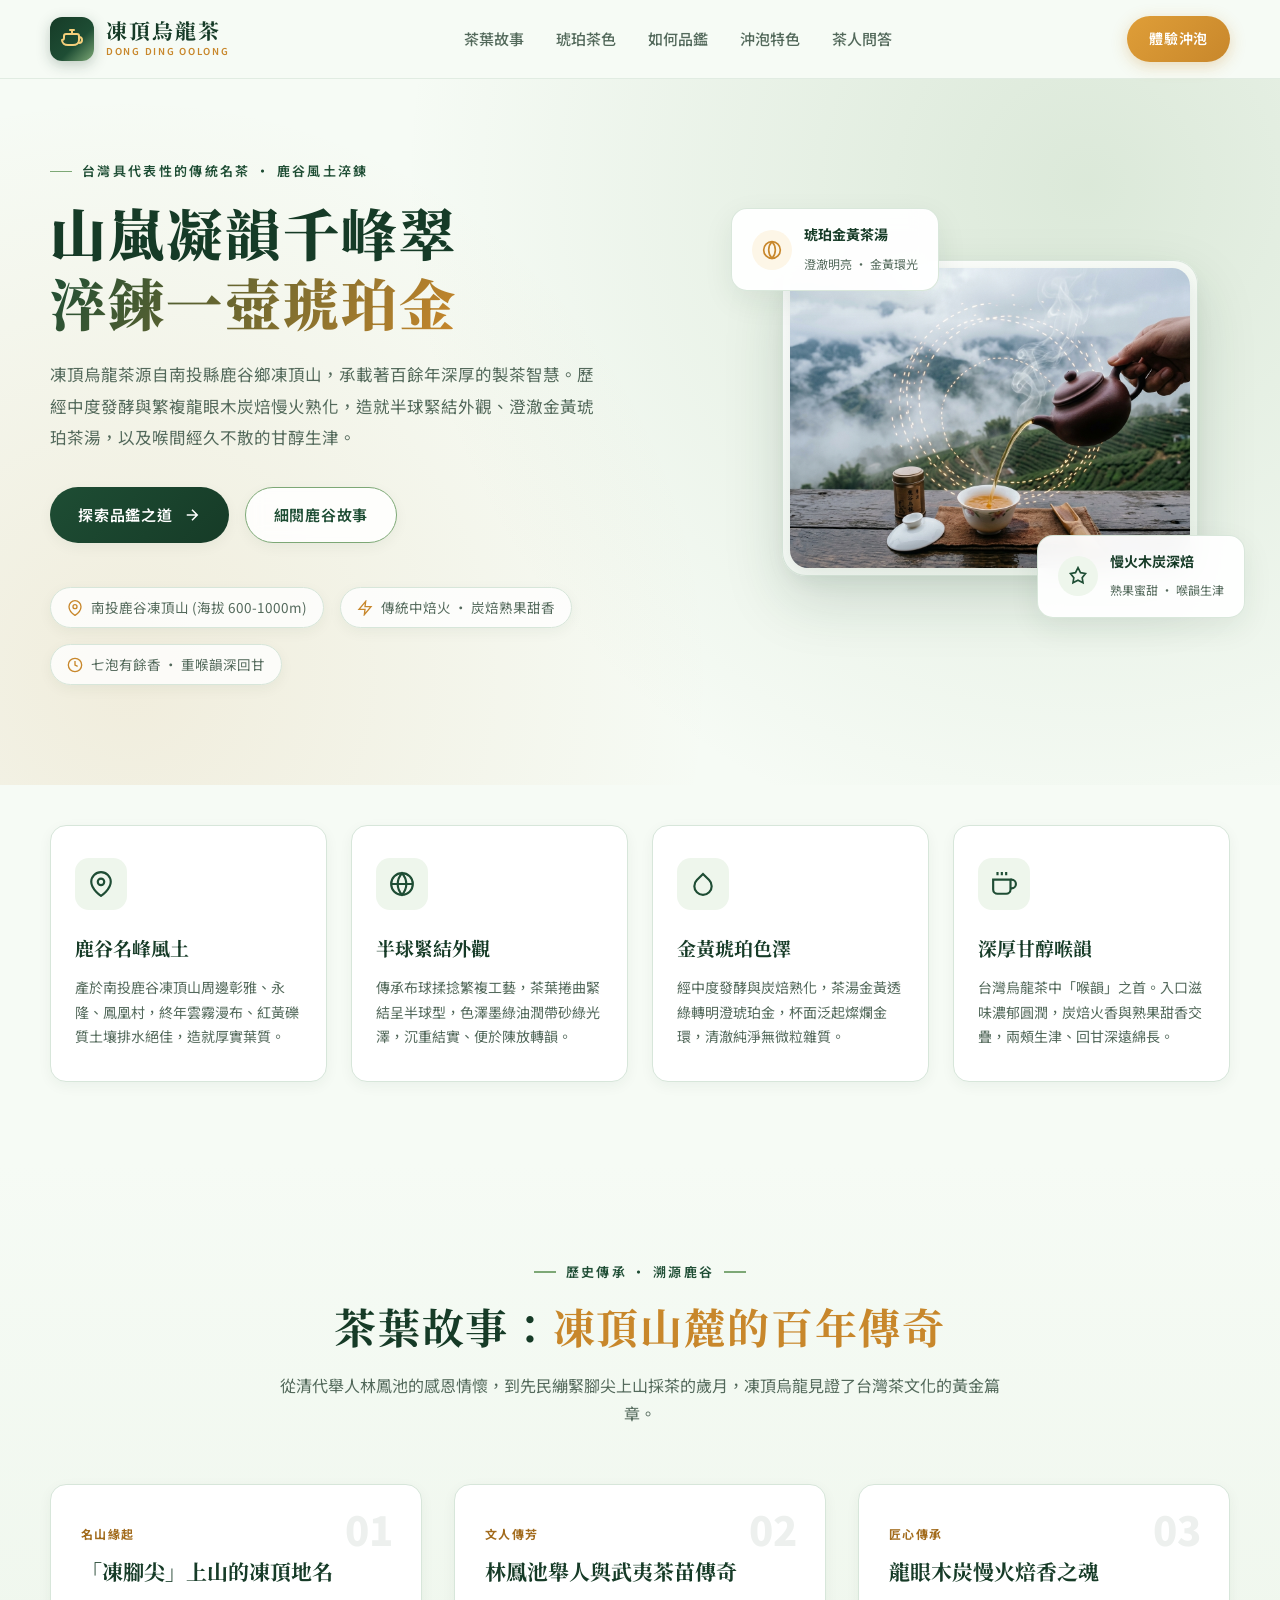
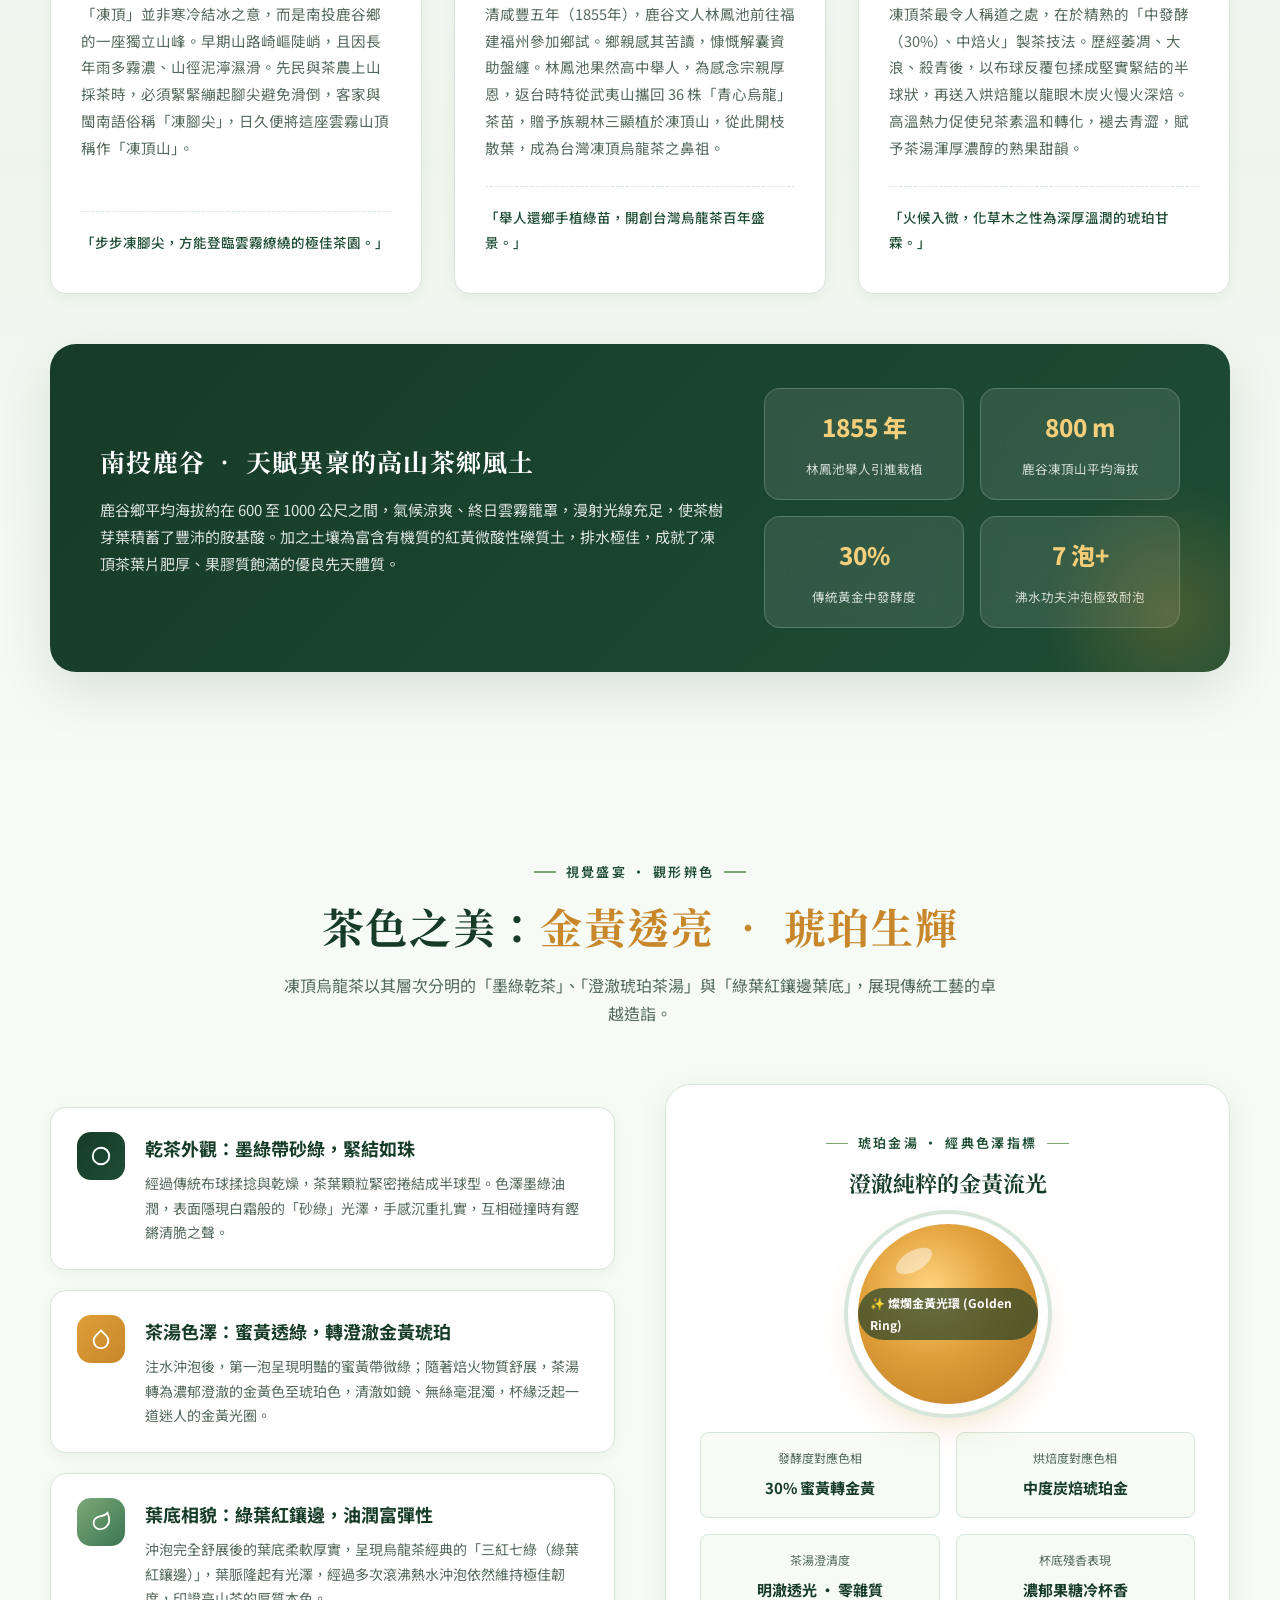
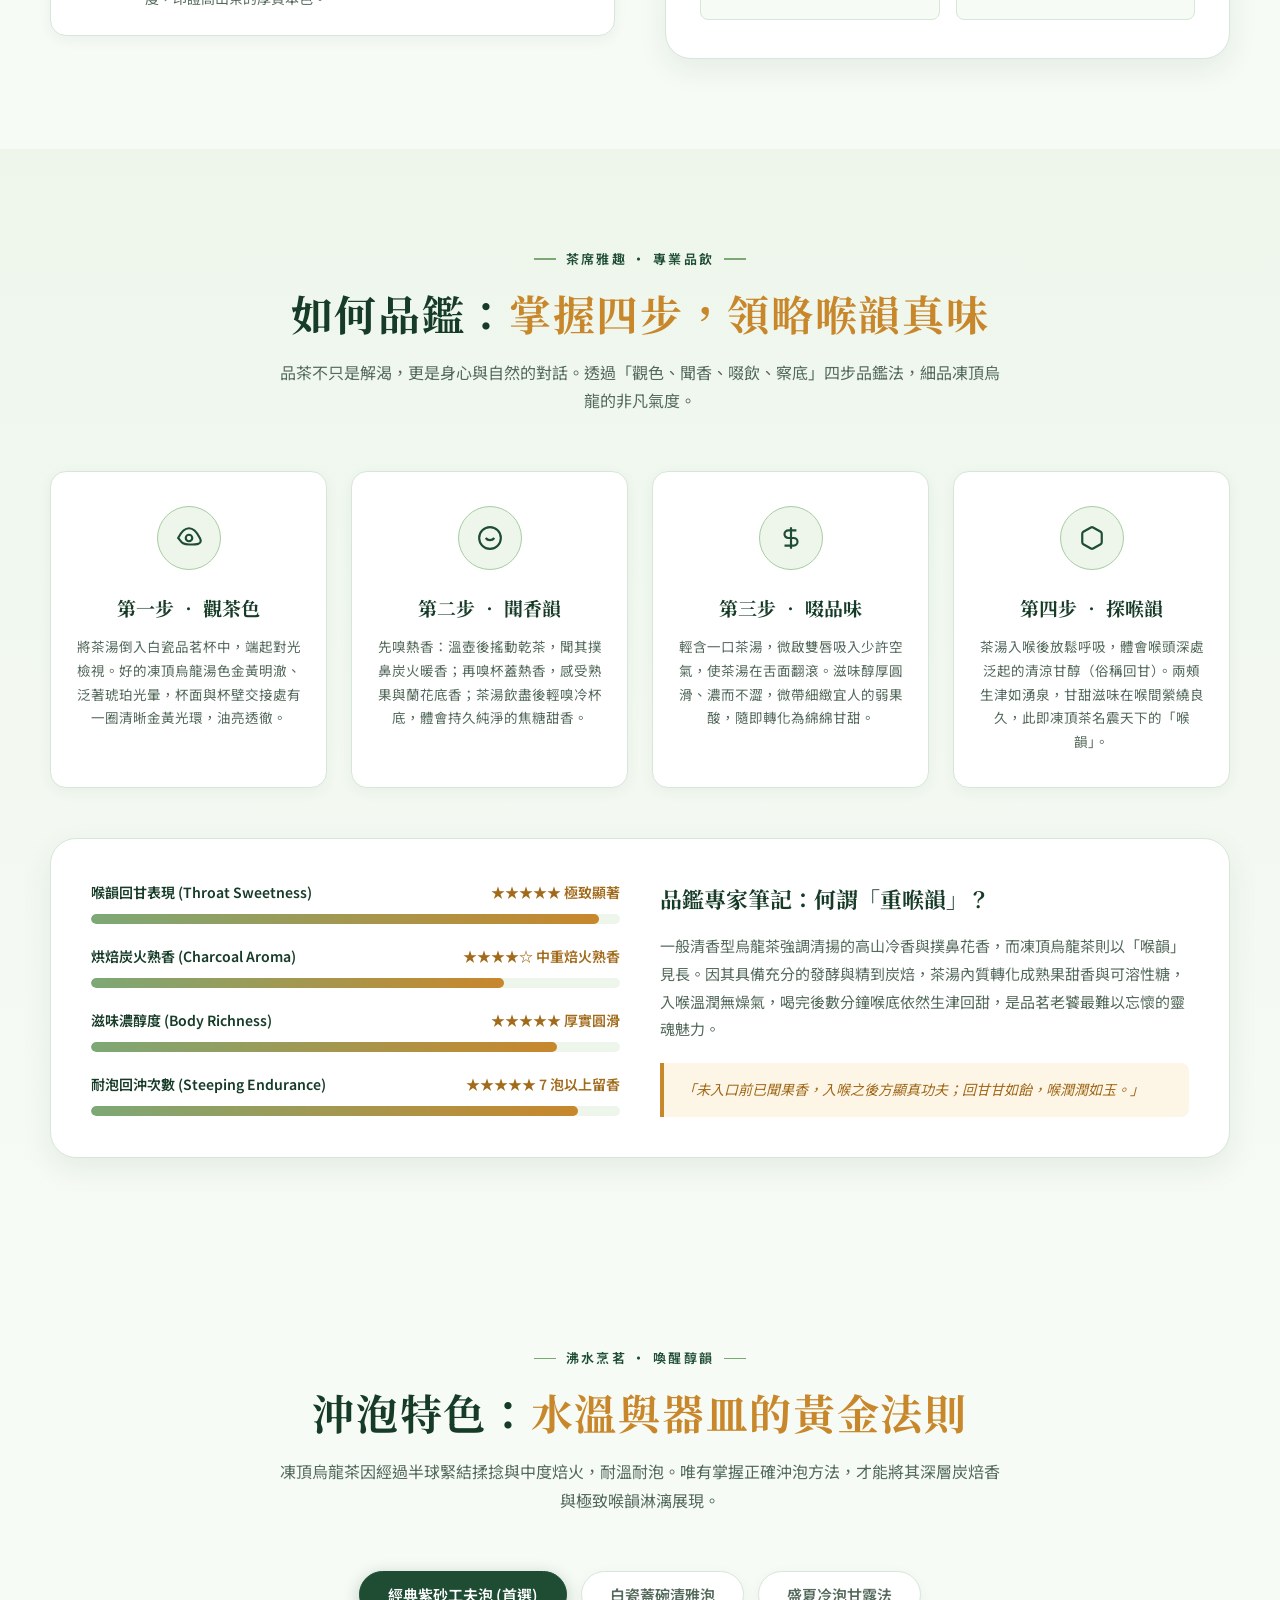
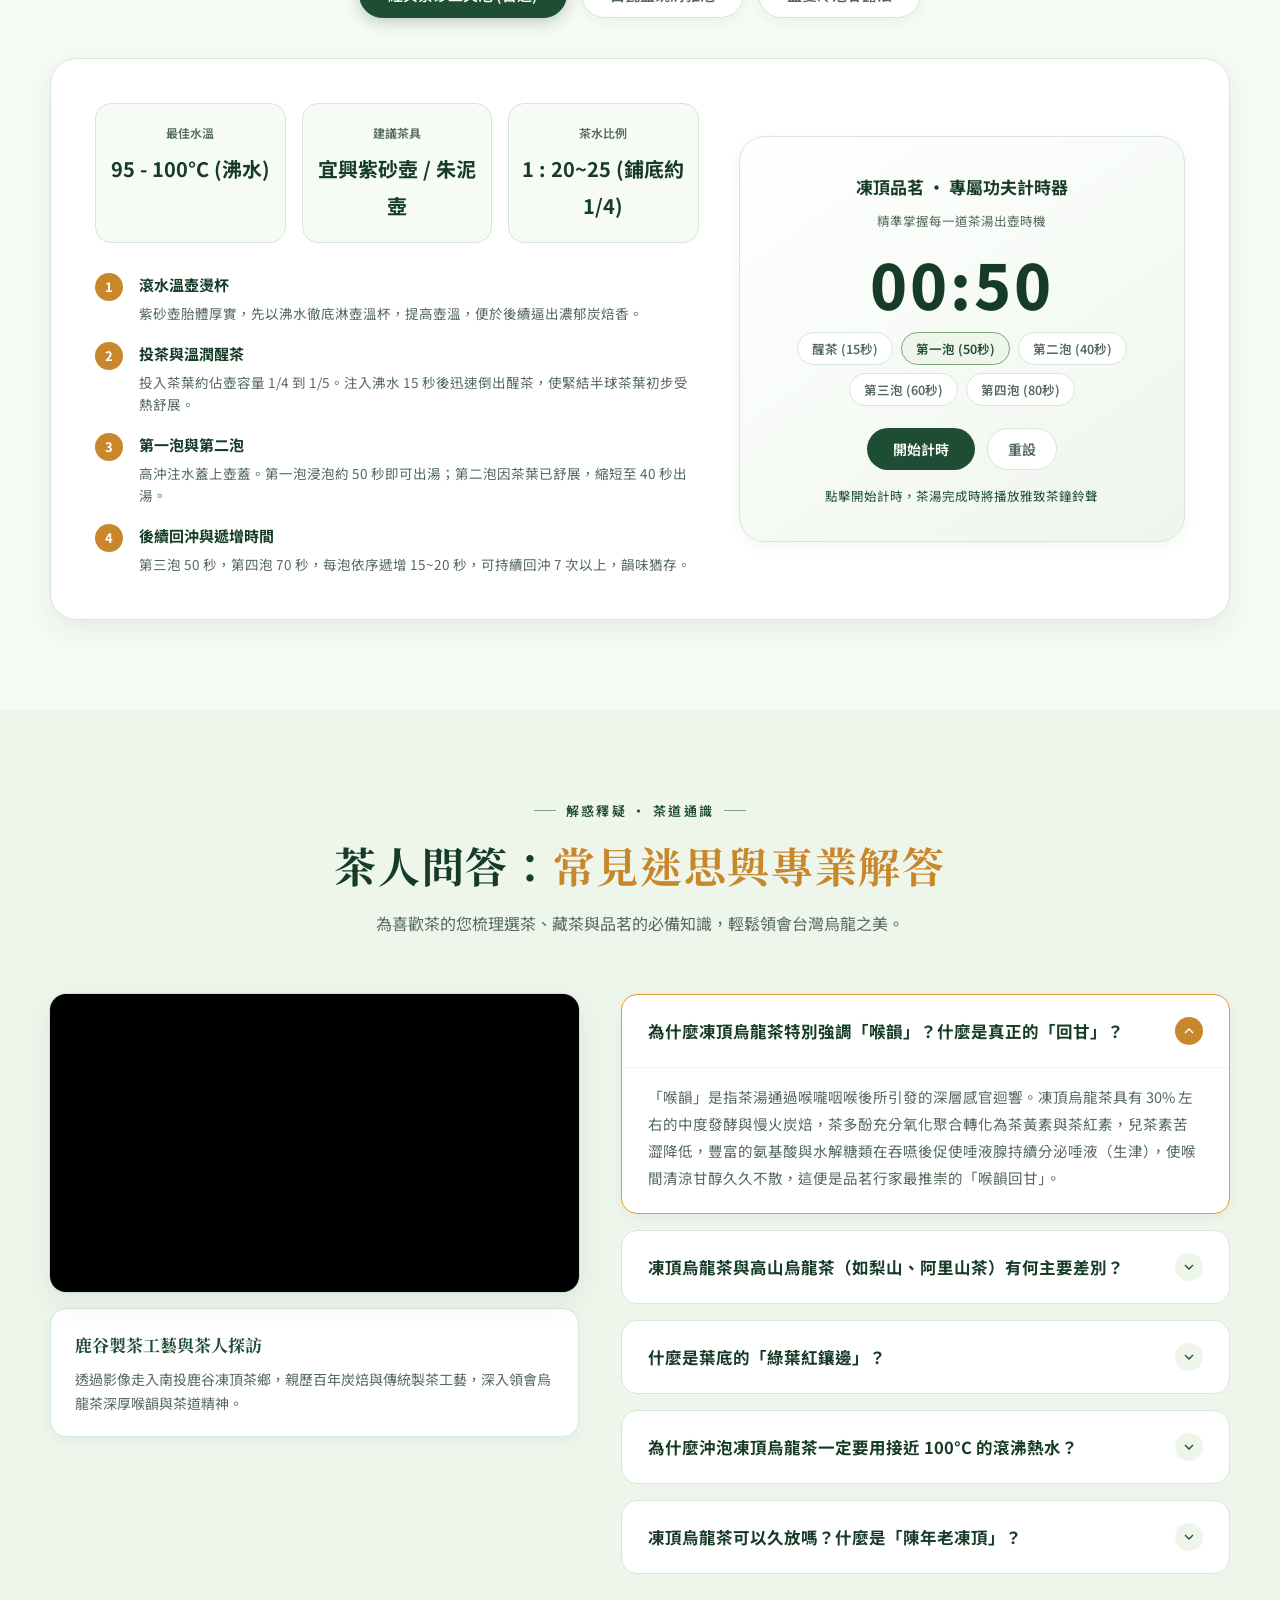
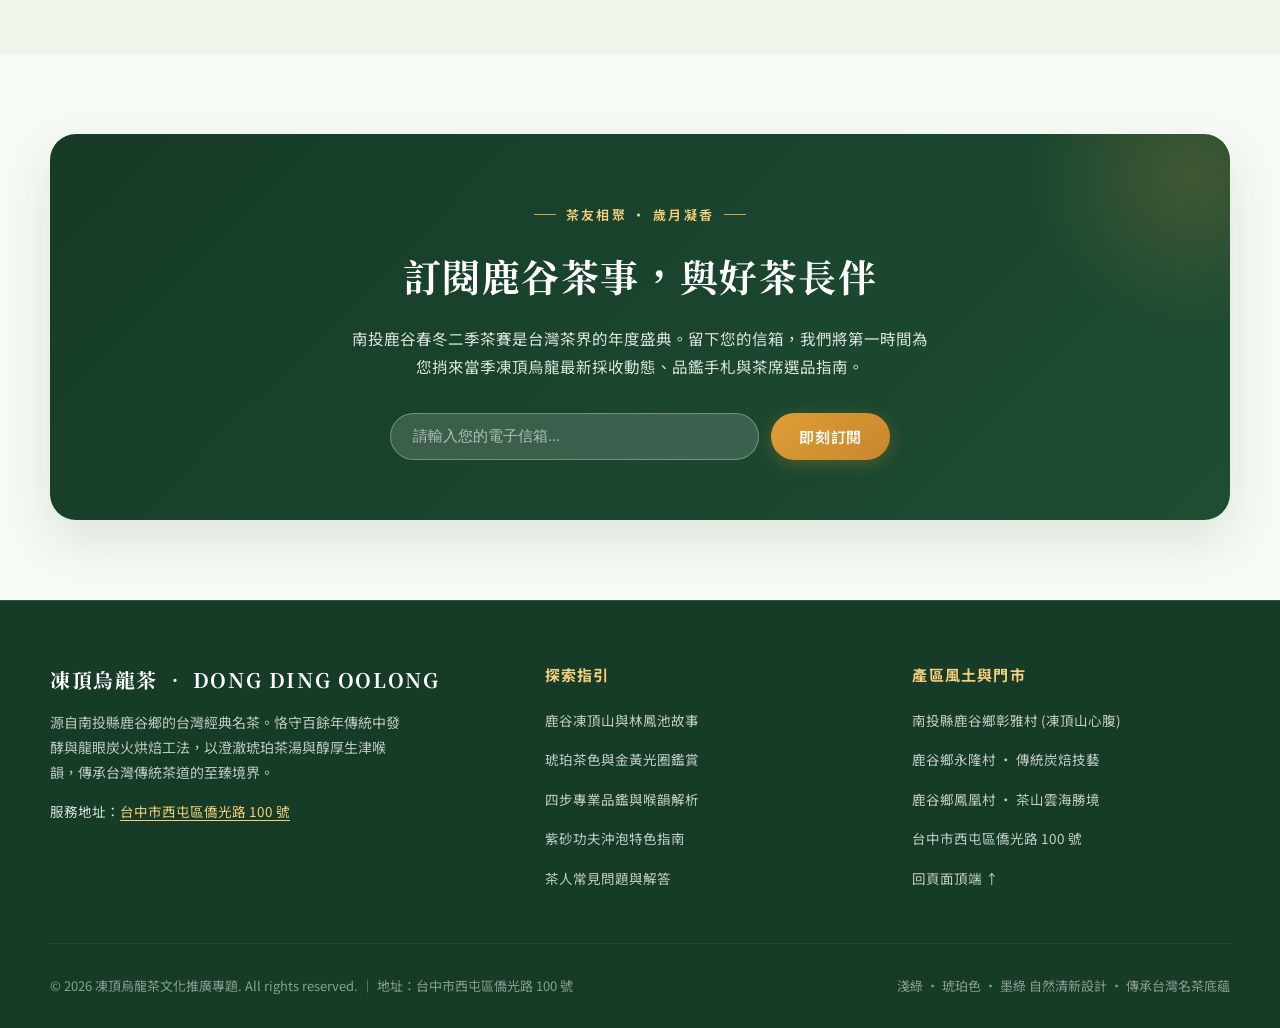
<file: onepage3/index.html>
﻿<!DOCTYPE html>
<html lang="zh-Hant">
<head>
  <meta charset="UTF-8">
  <meta name="viewport" content="width=device-width, initial-scale=1.0">
  <meta name="description" content="台灣傳統名茶——凍頂烏龍茶專題。探尋南投鹿谷凍頂山風土傳奇、林鳳池舉人茶苗歷史、澄澈琥珀金黃茶色、專業品鑑之道與傳統炭焙沖泡特色。">
  <title>凍頂烏龍茶｜山嵐凝韻 ‧ 琥珀醇香</title>
  <link rel="preconnect" href="https://fonts.googleapis.com">
  <link rel="preconnect" href="https://fonts.gstatic.com" crossorigin>
  <link href="https://fonts.googleapis.com/css2?family=Noto+Sans+TC:wght@300;400;500;600;700&family=Noto+Serif+TC:wght@400;500;600;700;900&display=swap" rel="stylesheet">
  <style>
    :root {
      /* 品牌核心顏色：淺綠、琥珀色、墨綠 */
      --green-dark: #163b27;         /* 墨綠：深沉穩重、山林幽靜 */
      --green-forest: #1e4d34;       /* 墨綠偏林：主色調 */
      --green-medium: #3b7654;       /* 中墨綠：段落與強調 */
      --green-light: #7da876;        /* 淺綠：清新自然、茶芽生機 */
      --green-soft: #a8cca2;         /* 柔和淺綠：邊框與高光 */
      --green-mist: #eef6ec;         /* 淺綠霧白：柔和背景 */
      --green-tint: #f6fbf5;         /* 極淡淺綠基底 */

      --amber-dark: #a26b1c;         /* 深琥珀：熟成焙火色 */
      --amber-primary: #c8872b;      /* 琥珀色：茶湯靈魂色澤 */
      --amber-gold: #df9e38;         /* 琥珀金：溫暖金光 */
      --amber-light: #f5cf7b;        /* 淺金琥珀：亮點點綴 */
      --amber-mist: #fdf6e7;         /* 琥珀霧金：背景柔光 */

      /* 中性與字體色 */
      --text-main: #14271c;          /* 墨綠深灰文字 */
      --text-muted: #53695b;         /* 沉穩次文字 */
      --text-light: #7b9483;         /* 輔助標註色 */
      --border-color: #d7e6da;       /* 柔和葉綠邊框 */
      --surface-white: #ffffff;      /* 純白卡片 */

      /* 陰影與圓角 */
      --shadow-sm: 0 4px 14px rgba(22, 59, 39, 0.05);
      --shadow-md: 0 10px 30px rgba(22, 59, 39, 0.08);
      --shadow-lg: 0 20px 52px rgba(22, 59, 39, 0.12);
      --radius-sm: 8px;
      --radius-md: 16px;
      --radius-lg: 26px;
      --radius-full: 9999px;
    }

    * {
      box-sizing: border-box;
      margin: 0;
      padding: 0;
    }

    html {
      scroll-behavior: smooth;
    }

    body {
      background-color: var(--green-tint);
      color: var(--text-main);
      font-family: "Noto Sans TC", -apple-system, BlinkMacSystemFont, "Segoe UI", Roboto, "PingFang TC", "Microsoft JhengHei", sans-serif;
      font-size: 16px;
      line-height: 1.85;
      -webkit-font-smoothing: antialiased;
      overflow-x: hidden;
    }

    a {
      color: inherit;
      text-decoration: none;
      transition: all 0.25s ease;
    }

    button {
      font-family: inherit;
      cursor: pointer;
      border: none;
      outline: none;
      background: none;
      transition: all 0.25s ease;
    }

    .container {
      width: min(1180px, calc(100% - 48px));
      margin: 0 auto;
    }

    .serif {
      font-family: "Noto Serif TC", "Source Han Serif TC", Georgia, serif;
    }

    /* 眉標與章節標題 */
    .eyebrow {
      display: inline-flex;
      align-items: center;
      gap: 10px;
      color: var(--green-forest);
      font-size: 13px;
      font-weight: 600;
      letter-spacing: 0.18em;
      text-transform: uppercase;
      margin-bottom: 14px;
    }

    .eyebrow::before, .eyebrow::after {
      content: "";
      width: 22px;
      height: 1.5px;
      background: var(--green-light);
    }

    .eyebrow-left::after {
      display: none;
    }

    .section-header {
      text-align: center;
      max-width: 720px;
      margin: 0 auto 56px;
    }

    .section-title {
      font-size: clamp(28px, 3.8vw, 42px);
      font-weight: 700;
      color: var(--green-dark);
      line-height: 1.35;
      letter-spacing: 0.04em;
      margin-bottom: 16px;
    }

    .section-title em {
      color: var(--amber-primary);
      font-style: normal;
    }

    .section-subtitle {
      font-size: 16px;
      color: var(--text-muted);
      line-height: 1.8;
    }

    /* 按鈕元件 */
    .btn {
      display: inline-flex;
      align-items: center;
      justify-content: center;
      gap: 10px;
      padding: 13px 28px;
      font-size: 15px;
      font-weight: 600;
      letter-spacing: 0.05em;
      border-radius: var(--radius-full);
      box-shadow: var(--shadow-sm);
      transition: all 0.3s ease;
    }

    .btn:hover {
      transform: translateY(-2px);
      box-shadow: var(--shadow-md);
    }

    .btn-forest {
      background: linear-gradient(135deg, var(--green-forest) 0%, var(--green-dark) 100%);
      color: #ffffff;
    }

    .btn-forest:hover {
      background: linear-gradient(135deg, var(--green-medium) 0%, var(--green-forest) 100%);
    }

    .btn-amber {
      background: linear-gradient(135deg, var(--amber-gold) 0%, var(--amber-primary) 100%);
      color: #ffffff;
      box-shadow: 0 4px 16px rgba(200, 135, 43, 0.3);
    }

    .btn-amber:hover {
      background: linear-gradient(135deg, var(--amber-primary) 0%, var(--amber-dark) 100%);
    }

    .btn-outline {
      border: 1.5px solid var(--green-light);
      color: var(--green-forest);
      background: rgba(255, 255, 255, 0.85);
      backdrop-filter: blur(8px);
    }

    .btn-outline:hover {
      background: var(--green-forest);
      color: #ffffff;
      border-color: var(--green-forest);
    }

    /* ========================================================
       導覽列 (Navbar)
       ======================================================== */
    .navbar {
      position: sticky;
      top: 0;
      z-index: 100;
      background: rgba(246, 251, 245, 0.93);
      backdrop-filter: blur(14px);
      border-bottom: 1px solid rgba(215, 230, 218, 0.7);
      transition: all 0.3s ease;
    }

    .navbar-inner {
      display: flex;
      align-items: center;
      justify-content: space-between;
      height: 78px;
    }

    .brand-logo {
      display: flex;
      align-items: center;
      gap: 12px;
    }

    .brand-symbol {
      width: 44px;
      height: 44px;
      border-radius: 12px;
      background: linear-gradient(135deg, var(--green-dark) 0%, var(--green-forest) 60%, var(--green-light) 100%);
      display: flex;
      align-items: center;
      justify-content: center;
      color: var(--amber-light);
      box-shadow: 0 4px 14px rgba(22, 59, 39, 0.25);
    }

    .brand-text h1 {
      font-size: 21px;
      font-weight: 700;
      color: var(--green-dark);
      letter-spacing: 0.1em;
      line-height: 1.2;
    }

    .brand-text span {
      font-size: 9.5px;
      font-weight: 600;
      color: var(--amber-primary);
      letter-spacing: 0.18em;
      display: block;
    }

    .nav-menu {
      display: flex;
      align-items: center;
      gap: 32px;
      list-style: none;
    }

    .nav-link {
      font-size: 15px;
      font-weight: 500;
      color: var(--text-muted);
      position: relative;
      padding: 6px 0;
    }

    .nav-link::after {
      content: "";
      position: absolute;
      bottom: 0;
      left: 0;
      width: 100%;
      height: 2px;
      background: var(--amber-primary);
      transform: scaleX(0);
      transform-origin: right;
      transition: transform 0.3s ease;
    }

    .nav-link:hover {
      color: var(--green-dark);
    }

    .nav-link:hover::after {
      transform: scaleX(1);
      transform-origin: left;
    }

    .mobile-toggle {
      display: none;
      font-size: 24px;
      color: var(--green-dark);
      padding: 6px;
    }

    /* ========================================================
       Hero 旗艦主視覺區 (Hero Section)
       ======================================================== */
    .hero {
      position: relative;
      padding: 72px 0 100px;
      overflow: hidden;
      background: radial-gradient(circle at 85% 15%, rgba(125, 168, 118, 0.22) 0%, transparent 55%),
                  radial-gradient(circle at 10% 85%, rgba(200, 135, 43, 0.12) 0%, transparent 45%),
                  var(--green-tint);
    }

    .hero-grid {
      display: grid;
      grid-template-columns: 1.15fr 0.85fr;
      gap: 52px;
      align-items: center;
    }

    .hero-content {
      position: relative;
      z-index: 2;
    }

    .hero-title {
      font-size: clamp(34px, 4.6vw, 56px);
      font-weight: 900;
      color: var(--green-dark);
      line-height: 1.25;
      letter-spacing: 0.04em;
      margin-bottom: 22px;
    }

    .hero-title .highlight {
      background: linear-gradient(120deg, var(--green-forest) 0%, var(--amber-primary) 100%);
      -webkit-background-clip: text;
      -webkit-text-fill-color: transparent;
      display: inline-block;
    }

    .hero-desc {
      font-size: 16.5px;
      color: var(--text-muted);
      line-height: 1.9;
      margin-bottom: 34px;
      max-width: 560px;
    }

    .hero-actions {
      display: flex;
      flex-wrap: wrap;
      gap: 16px;
      margin-bottom: 44px;
    }

    .hero-badges {
      display: flex;
      flex-wrap: wrap;
      gap: 16px;
    }

    .hero-badge-item {
      display: flex;
      align-items: center;
      gap: 8px;
      font-size: 13.5px;
      color: var(--text-muted);
      background: rgba(255, 255, 255, 0.8);
      padding: 7px 16px;
      border-radius: var(--radius-full);
      border: 1px solid var(--border-color);
      box-shadow: var(--shadow-sm);
    }

    .hero-badge-item svg {
      color: var(--amber-primary);
    }

    /* 藝術感茶席插畫 */
    .hero-visual {
      position: relative;
      display: flex;
      justify-content: center;
      align-items: center;
      min-height: 450px;
    }

    .hero-image-wrap {
      position: relative;
      display: inline-flex;
      align-items: center;
      justify-content: center;
      padding: 8px;
      background: linear-gradient(145deg, #ffffff, var(--green-mist));
      border-radius: 24px;
      box-shadow: 0 25px 60px rgba(22, 59, 39, 0.15), inset 0 0 0 1px rgba(215, 230, 218, 0.9);
      transition: transform 0.35s ease, box-shadow 0.35s ease;
    }

    .hero-image-wrap:hover {
      transform: translateY(-4px);
      box-shadow: 0 32px 70px rgba(22, 59, 39, 0.18), inset 0 0 0 1px rgba(215, 230, 218, 1);
    }

    .hero-image {
      width: 400px;
      height: 300px;
      max-width: 100%;
      object-fit: cover;
      border-radius: 18px;
      display: block;
      box-shadow: 0 8px 24px rgba(22, 59, 39, 0.1);
    }

    .floating-chip {
      position: absolute;
      background: rgba(255, 255, 255, 0.95);
      backdrop-filter: blur(12px);
      padding: 13px 20px;
      border-radius: var(--radius-md);
      box-shadow: var(--shadow-md);
      border: 1px solid rgba(215, 230, 218, 0.95);
      display: flex;
      align-items: center;
      gap: 12px;
      z-index: 3;
      animation: floatChip 4.5s ease-in-out infinite alternate;
    }

    .chip-one {
      top: 15px;
      left: -20px;
    }

    .chip-two {
      bottom: 25px;
      right: -15px;
      animation-delay: -2.2s;
    }

    @keyframes floatChip {
      0% { transform: translateY(0px); }
      100% { transform: translateY(-12px); }
    }

    .chip-icon {
      width: 40px;
      height: 40px;
      border-radius: 50%;
      display: flex;
      align-items: center;
      justify-content: center;
      font-size: 18px;
      flex-shrink: 0;
    }

    .chip-icon-amber {
      background: var(--amber-mist);
      color: var(--amber-primary);
    }

    .chip-icon-green {
      background: var(--green-mist);
      color: var(--green-forest);
    }

    .chip-text strong {
      display: block;
      font-size: 14px;
      color: var(--green-dark);
    }

    .chip-text span {
      font-size: 12px;
      color: var(--text-muted);
    }

    /* ========================================================
       風土與四大精髓 (Highlights Banner)
       ======================================================== */
    .four-essences {
      padding: 40px 0 80px;
    }

    .essence-grid {
      display: grid;
      grid-template-columns: repeat(4, 1fr);
      gap: 24px;
    }

    .essence-card {
      background: var(--surface-white);
      padding: 32px 24px;
      border-radius: var(--radius-md);
      box-shadow: var(--shadow-sm);
      border: 1px solid var(--border-color);
      transition: all 0.3s ease;
      position: relative;
      overflow: hidden;
    }

    .essence-card::before {
      content: "";
      position: absolute;
      top: 0;
      left: 0;
      right: 0;
      height: 3px;
      background: linear-gradient(90deg, var(--green-light), var(--amber-primary));
      opacity: 0;
      transition: opacity 0.3s ease;
    }

    .essence-card:hover {
      transform: translateY(-5px);
      box-shadow: var(--shadow-md);
      border-color: var(--green-soft);
    }

    .essence-card:hover::before {
      opacity: 1;
    }

    .essence-icon {
      width: 52px;
      height: 52px;
      border-radius: 14px;
      background: var(--green-mist);
      color: var(--green-forest);
      display: flex;
      align-items: center;
      justify-content: center;
      margin-bottom: 20px;
    }

    .essence-card h3 {
      font-size: 19px;
      font-weight: 700;
      color: var(--green-dark);
      margin-bottom: 10px;
    }

    .essence-card p {
      font-size: 14px;
      color: var(--text-muted);
      line-height: 1.75;
    }

    /* ========================================================
       茶葉故事與由來 (Story & Origin Section)
       ======================================================== */
    .story-section {
      padding: 90px 0;
      background: linear-gradient(180deg, var(--green-tint) 0%, var(--green-mist) 50%, var(--green-tint) 100%);
    }

    .story-grid {
      display: grid;
      grid-template-columns: repeat(3, 1fr);
      gap: 32px;
      margin-bottom: 50px;
    }

    .story-box {
      background: var(--surface-white);
      border-radius: var(--radius-md);
      padding: 38px 30px;
      border: 1px solid var(--border-color);
      box-shadow: var(--shadow-sm);
      display: flex;
      flex-direction: column;
      position: relative;
      transition: all 0.35s ease;
    }

    .story-box:hover {
      transform: translateY(-6px);
      box-shadow: var(--shadow-md);
      border-color: var(--amber-gold);
    }

    .story-watermark {
      position: absolute;
      top: 24px;
      right: 28px;
      font-size: 40px;
      font-weight: 900;
      color: rgba(22, 59, 39, 0.08);
      line-height: 1;
    }

    .story-tag {
      font-size: 12px;
      font-weight: 700;
      color: var(--amber-dark);
      letter-spacing: 0.12em;
      text-transform: uppercase;
      margin-bottom: 12px;
    }

    .story-box h3 {
      font-size: 21px;
      color: var(--green-dark);
      font-weight: 700;
      margin-bottom: 14px;
      line-height: 1.4;
    }

    .story-box p {
      font-size: 14.5px;
      color: var(--text-muted);
      line-height: 1.85;
      flex-grow: 1;
    }

    .story-highlight {
      margin-top: 24px;
      padding-top: 18px;
      border-top: 1px dashed var(--border-color);
      font-size: 13.5px;
      color: var(--green-forest);
      font-weight: 500;
    }

    /* 產地風土專題橫幅 */
    .terroir-banner {
      background: linear-gradient(135deg, var(--green-dark) 0%, var(--green-forest) 100%);
      color: #ffffff;
      border-radius: var(--radius-lg);
      padding: 44px 50px;
      display: grid;
      grid-template-columns: 1.2fr 0.8fr;
      gap: 40px;
      align-items: center;
      box-shadow: var(--shadow-lg);
      position: relative;
      overflow: hidden;
    }

    .terroir-banner::after {
      content: "";
      position: absolute;
      right: -70px;
      bottom: -70px;
      width: 260px;
      height: 260px;
      border-radius: 50%;
      background: radial-gradient(circle, rgba(223, 158, 56, 0.22), transparent 70%);
      pointer-events: none;
    }

    .terroir-content h4 {
      font-size: 25px;
      font-weight: 700;
      margin-bottom: 12px;
      letter-spacing: 0.05em;
    }

    .terroir-content p {
      font-size: 15px;
      color: rgba(255, 255, 255, 0.85);
      line-height: 1.8;
    }

    .terroir-stats {
      display: grid;
      grid-template-columns: 1fr 1fr;
      gap: 16px;
    }

    .t-stat-card {
      background: rgba(255, 255, 255, 0.1);
      border: 1px solid rgba(255, 255, 255, 0.2);
      backdrop-filter: blur(10px);
      padding: 16px;
      border-radius: var(--radius-md);
      text-align: center;
    }

    .t-stat-num {
      font-size: 24px;
      font-weight: 800;
      color: var(--amber-light);
      display: block;
      margin-bottom: 4px;
    }

    .t-stat-label {
      font-size: 12.5px;
      color: rgba(255, 255, 255, 0.8);
    }

    /* ========================================================
       茶色與外觀鑑賞 (Tea Color & Aesthetics)
       ======================================================== */
    .color-section {
      padding: 90px 0;
    }

    .color-layout {
      display: grid;
      grid-template-columns: 1fr 1fr;
      gap: 50px;
      align-items: center;
    }

    .tea-color-cards {
      display: flex;
      flex-direction: column;
      gap: 20px;
    }

    .color-aspect-card {
      background: var(--surface-white);
      border: 1px solid var(--border-color);
      border-radius: var(--radius-md);
      padding: 24px 26px;
      box-shadow: var(--shadow-sm);
      display: flex;
      align-items: flex-start;
      gap: 20px;
      transition: all 0.3s ease;
    }

    .color-aspect-card:hover {
      border-color: var(--amber-primary);
      transform: translateX(4px);
      box-shadow: var(--shadow-md);
    }

    .aspect-bullet {
      width: 48px;
      height: 48px;
      border-radius: 14px;
      display: flex;
      align-items: center;
      justify-content: center;
      flex-shrink: 0;
      color: #ffffff;
      font-size: 20px;
    }

    .bullet-dry {
      background: linear-gradient(135deg, var(--green-dark), var(--green-forest));
    }

    .bullet-soup {
      background: linear-gradient(135deg, var(--amber-gold), var(--amber-primary));
    }

    .bullet-leaf {
      background: linear-gradient(135deg, var(--green-light), var(--green-medium));
    }

    .aspect-body h4 {
      font-size: 18px;
      color: var(--green-dark);
      font-weight: 700;
      margin-bottom: 6px;
    }

    .aspect-body p {
      font-size: 14px;
      color: var(--text-muted);
      line-height: 1.75;
    }

    /* 琥珀茶色圖解視覺 */
    .liquor-showcase {
      background: var(--surface-white);
      border-radius: var(--radius-lg);
      padding: 38px 34px;
      border: 1px solid var(--border-color);
      box-shadow: var(--shadow-md);
      position: relative;
    }

    .liquor-visual-cup {
      width: 180px;
      height: 180px;
      margin: 0 auto 28px;
      border-radius: 50%;
      background: radial-gradient(circle at 40% 35%, #ffd27d 0%, var(--amber-gold) 45%, var(--amber-primary) 80%, var(--amber-dark) 100%);
      box-shadow: 0 0 0 10px #ffffff,
                  0 0 0 14px var(--border-color),
                  0 16px 36px rgba(200, 135, 43, 0.3);
      position: relative;
      display: flex;
      align-items: center;
      justify-content: center;
    }

    .liquor-visual-cup::after {
      content: "";
      position: absolute;
      top: 15%;
      left: 20%;
      width: 40px;
      height: 20px;
      border-radius: 50%;
      background: rgba(255, 255, 255, 0.45);
      transform: rotate(-30deg);
    }

    .liquor-golden-ring {
      font-size: 12px;
      font-weight: 700;
      color: #ffffff;
      background: rgba(22, 59, 39, 0.65);
      padding: 4px 12px;
      border-radius: var(--radius-full);
      backdrop-filter: blur(4px);
    }

    .liquor-meta-list {
      display: grid;
      grid-template-columns: 1fr 1fr;
      gap: 16px;
      margin-top: 24px;
    }

    .meta-item {
      background: var(--green-tint);
      padding: 14px 16px;
      border-radius: var(--radius-sm);
      border: 1px solid var(--border-color);
      text-align: center;
    }

    .meta-item span {
      display: block;
      font-size: 12px;
      color: var(--text-muted);
      margin-bottom: 4px;
    }

    .meta-item strong {
      font-size: 15px;
      color: var(--green-dark);
    }

    /* ========================================================
       如何品鑑 (How to Taste & Appreciate)
       ======================================================== */
    .tasting-section {
      padding: 90px 0;
      background: linear-gradient(180deg, var(--green-mist) 0%, var(--green-tint) 100%);
    }

    .taste-steps-grid {
      display: grid;
      grid-template-columns: repeat(4, 1fr);
      gap: 24px;
      margin-bottom: 50px;
    }

    .taste-card {
      background: var(--surface-white);
      border-radius: var(--radius-md);
      padding: 34px 24px;
      border: 1px solid var(--border-color);
      box-shadow: var(--shadow-sm);
      text-align: center;
      transition: all 0.3s ease;
      position: relative;
    }

    .taste-card:hover {
      transform: translateY(-6px);
      box-shadow: var(--shadow-md);
      border-color: var(--amber-primary);
    }

    .taste-badge-circle {
      width: 64px;
      height: 64px;
      margin: 0 auto 20px;
      border-radius: 50%;
      background: var(--green-mist);
      color: var(--green-forest);
      display: flex;
      align-items: center;
      justify-content: center;
      border: 1.5px solid var(--green-soft);
      font-size: 24px;
    }

    .taste-card h4 {
      font-size: 19px;
      color: var(--green-dark);
      font-weight: 700;
      margin-bottom: 10px;
    }

    .taste-card p {
      font-size: 13.5px;
      color: var(--text-muted);
      line-height: 1.75;
    }

    /* 風味輪與感官雷達數值 */
    .sensory-profile-box {
      background: var(--surface-white);
      border-radius: var(--radius-lg);
      padding: 40px;
      border: 1px solid var(--border-color);
      box-shadow: var(--shadow-md);
      display: grid;
      grid-template-columns: 1fr 1fr;
      gap: 40px;
      align-items: center;
    }

    .profile-bars {
      display: flex;
      flex-direction: column;
      gap: 20px;
    }

    .p-bar-item {
      display: flex;
      flex-direction: column;
      gap: 8px;
    }

    .p-bar-label {
      display: flex;
      justify-content: space-between;
      font-size: 14px;
      font-weight: 600;
      color: var(--green-dark);
    }

    .p-bar-label span:last-child {
      color: var(--amber-dark);
    }

    .p-bar-track {
      height: 10px;
      background: var(--green-mist);
      border-radius: var(--radius-full);
      overflow: hidden;
    }

    .p-bar-fill {
      height: 100%;
      border-radius: var(--radius-full);
      background: linear-gradient(90deg, var(--green-light), var(--amber-primary));
    }

    .profile-text-side h4 {
      font-size: 22px;
      color: var(--green-dark);
      font-weight: 700;
      margin-bottom: 12px;
    }

    .profile-text-side p {
      font-size: 15px;
      color: var(--text-muted);
      line-height: 1.85;
      margin-bottom: 20px;
    }

    .profile-quote {
      background: var(--amber-mist);
      border-left: 4px solid var(--amber-primary);
      padding: 14px 18px;
      border-radius: 0 var(--radius-sm) var(--radius-sm) 0;
      font-size: 14px;
      color: var(--amber-dark);
      font-style: italic;
    }

    /* ========================================================
       沖泡特色與指南 (Brewing Characteristics & Timer)
       ======================================================== */
    .brewing-section {
      padding: 90px 0;
    }

    .brew-tab-nav {
      display: flex;
      justify-content: center;
      gap: 14px;
      margin-bottom: 40px;
    }

    .brew-tab-btn {
      padding: 12px 28px;
      border-radius: var(--radius-full);
      font-size: 15px;
      font-weight: 600;
      color: var(--text-muted);
      background: var(--surface-white);
      border: 1.5px solid var(--border-color);
      box-shadow: var(--shadow-sm);
    }

    .brew-tab-btn.active {
      background: var(--green-forest);
      color: #ffffff;
      border-color: var(--green-forest);
      box-shadow: 0 4px 16px rgba(22, 59, 39, 0.25);
    }

    .brew-content-card {
      background: var(--surface-white);
      border-radius: var(--radius-lg);
      padding: 44px;
      border: 1px solid var(--border-color);
      box-shadow: var(--shadow-md);
    }

    .brew-panel {
      display: none;
    }

    .brew-panel.active {
      display: block;
      animation: fadeIn 0.4s ease;
    }

    @keyframes fadeIn {
      from { opacity: 0; transform: translateY(8px); }
      to { opacity: 1; transform: translateY(0); }
    }

    .brew-detail-grid {
      display: grid;
      grid-template-columns: 1.15fr 0.85fr;
      gap: 40px;
      align-items: center;
    }

    .param-row {
      display: grid;
      grid-template-columns: repeat(3, 1fr);
      gap: 16px;
      margin-bottom: 28px;
    }

    .param-card {
      background: var(--green-tint);
      border: 1px solid var(--border-color);
      border-radius: var(--radius-md);
      padding: 18px 12px;
      text-align: center;
    }

    .param-card .p-title {
      font-size: 12px;
      color: var(--text-muted);
      font-weight: 600;
      display: block;
      margin-bottom: 6px;
    }

    .param-card .p-val {
      font-size: 20px;
      font-weight: 700;
      color: var(--green-dark);
    }

    .step-flow {
      display: flex;
      flex-direction: column;
      gap: 16px;
    }

    .step-unit {
      display: flex;
      align-items: flex-start;
      gap: 16px;
    }

    .step-no {
      width: 28px;
      height: 28px;
      border-radius: 50%;
      background: var(--amber-primary);
      color: #ffffff;
      display: flex;
      align-items: center;
      justify-content: center;
      font-size: 13px;
      font-weight: 700;
      flex-shrink: 0;
      margin-top: 2px;
    }

    .step-detail h5 {
      font-size: 15px;
      font-weight: 700;
      color: var(--green-dark);
      margin-bottom: 3px;
    }

    .step-detail p {
      font-size: 13.5px;
      color: var(--text-muted);
      line-height: 1.65;
    }

    /* 沖泡計時小工具 */
    .timer-card {
      background: linear-gradient(145deg, #ffffff, var(--green-mist));
      border: 1.5px solid var(--border-color);
      border-radius: var(--radius-lg);
      padding: 34px 28px;
      text-align: center;
      box-shadow: var(--shadow-sm);
    }

    .timer-card h4 {
      font-size: 17px;
      font-weight: 700;
      color: var(--green-dark);
      margin-bottom: 6px;
    }

    .timer-card .sub {
      font-size: 12.5px;
      color: var(--text-muted);
      margin-bottom: 20px;
    }

    .timer-digit {
      font-size: 62px;
      font-weight: 800;
      color: var(--green-dark);
      font-variant-numeric: tabular-nums;
      line-height: 1;
      margin-bottom: 18px;
      letter-spacing: 0.05em;
    }

    .timer-chips {
      display: flex;
      justify-content: center;
      flex-wrap: wrap;
      gap: 8px;
      margin-bottom: 22px;
    }

    .timer-chip-btn {
      padding: 6px 14px;
      border-radius: var(--radius-full);
      font-size: 12.5px;
      background: var(--surface-white);
      border: 1px solid var(--border-color);
      color: var(--text-muted);
      font-weight: 600;
    }

    .timer-chip-btn.active {
      background: var(--green-mist);
      color: var(--green-forest);
      border-color: var(--green-light);
    }

    .timer-actions {
      display: flex;
      justify-content: center;
      gap: 12px;
    }

    .btn-t-start {
      background: var(--green-forest);
      color: #ffffff;
      padding: 10px 26px;
      border-radius: var(--radius-full);
      font-weight: 600;
      font-size: 14px;
    }

    .btn-t-reset {
      background: #ffffff;
      border: 1px solid var(--border-color);
      color: var(--text-muted);
      padding: 10px 20px;
      border-radius: var(--radius-full);
      font-weight: 600;
      font-size: 14px;
    }

    .timer-status-msg {
      margin-top: 14px;
      font-size: 12.5px;
      color: var(--green-forest);
      min-height: 19px;
    }

    /* ========================================================
       茶友常見問答 (FAQ Section)
       ======================================================== */
    .faq-section {
      padding: 80px 0;
      background: var(--green-mist);
    }

    .faq-grid {
      display: grid;
      grid-template-columns: 0.93fr 1.07fr;
      gap: 42px;
      align-items: start;
    }

    .faq-video-col {
      display: flex;
      flex-direction: column;
      gap: 16px;
    }

    .faq-video-wrap {
      position: relative;
      width: 100%;
      aspect-ratio: 560 / 315;
      border-radius: var(--radius-md);
      overflow: hidden;
      background: #000;
      box-shadow: var(--shadow-md), 0 0 0 1px var(--border-color);
      transition: transform 0.35s ease, box-shadow 0.35s ease;
    }

    .faq-video-wrap:hover {
      transform: translateY(-2px);
      box-shadow: var(--shadow-lg), 0 0 0 1px var(--green-light);
    }

    .faq-video-wrap iframe {
      position: absolute;
      top: 0;
      left: 0;
      width: 100%;
      height: 100%;
      border: 0;
      display: block;
    }

    .faq-video-caption {
      background: var(--surface-white);
      border: 1px solid var(--border-color);
      border-radius: var(--radius-md);
      padding: 20px 24px;
      box-shadow: var(--shadow-sm);
    }

    .faq-video-caption h4 {
      font-size: 17px;
      font-weight: 700;
      color: var(--green-forest);
      margin-bottom: 8px;
    }

    .faq-video-caption p {
      font-size: 14px;
      color: var(--text-muted);
      line-height: 1.7;
      margin: 0;
    }

    .faq-accordion {
      width: 100%;
      max-width: 100%;
      margin: 0;
      display: flex;
      flex-direction: column;
      gap: 16px;
    }

    .faq-card {
      background: var(--surface-white);
      border-radius: var(--radius-md);
      border: 1px solid var(--border-color);
      overflow: hidden;
      transition: all 0.25s ease;
    }

    .faq-card.active {
      border-color: var(--amber-gold);
      box-shadow: var(--shadow-sm);
    }

    .faq-toggle-btn {
      width: 100%;
      padding: 22px 26px;
      text-align: left;
      display: flex;
      align-items: center;
      justify-content: space-between;
      gap: 16px;
      font-size: 16.5px;
      font-weight: 700;
      color: var(--green-dark);
    }

    .faq-toggle-btn:hover {
      color: var(--amber-primary);
    }

    .faq-arrow {
      width: 28px;
      height: 28px;
      border-radius: 50%;
      background: var(--green-mist);
      display: flex;
      align-items: center;
      justify-content: center;
      color: var(--green-forest);
      transition: transform 0.3s ease;
      flex-shrink: 0;
    }

    .faq-card.active .faq-arrow {
      transform: rotate(180deg);
      background: var(--amber-primary);
      color: #ffffff;
    }

    .faq-content {
      display: none;
      padding: 0 26px 22px;
      font-size: 14.5px;
      color: var(--text-muted);
      line-height: 1.85;
      border-top: 1px solid rgba(215, 230, 218, 0.4);
      padding-top: 16px;
    }

    .faq-card.active .faq-content {
      display: block;
    }

    /* ========================================================
       茶人手札 / 訂閱與交流 (Newsletter CTA)
       ======================================================== */
    .newsletter-section {
      padding: 80px 0;
    }

    .newsletter-banner {
      background: linear-gradient(135deg, var(--green-dark) 0%, var(--green-forest) 100%);
      color: #ffffff;
      border-radius: var(--radius-lg);
      padding: 60px 40px;
      text-align: center;
      position: relative;
      overflow: hidden;
      box-shadow: var(--shadow-lg);
    }

    .newsletter-banner::before {
      content: "";
      position: absolute;
      top: -120px;
      right: -120px;
      width: 320px;
      height: 320px;
      border-radius: 50%;
      background: radial-gradient(circle, rgba(223, 158, 56, 0.18), transparent 70%);
    }

    .newsletter-banner .eyebrow {
      color: var(--amber-light);
    }

    .newsletter-banner .eyebrow::before, .newsletter-banner .eyebrow::after {
      background: var(--amber-gold);
    }

    .newsletter-banner h2 {
      font-size: clamp(26px, 3.5vw, 38px);
      margin-bottom: 14px;
      letter-spacing: 0.04em;
    }

    .newsletter-banner p {
      font-size: 15.5px;
      color: rgba(255, 255, 255, 0.85);
      max-width: 580px;
      margin: 0 auto 32px;
      line-height: 1.8;
    }

    .newsletter-form {
      display: flex;
      justify-content: center;
      gap: 12px;
      max-width: 500px;
      margin: 0 auto;
    }

    .newsletter-input {
      flex: 1;
      padding: 14px 22px;
      border-radius: var(--radius-full);
      border: 1px solid rgba(255, 255, 255, 0.3);
      background: rgba(255, 255, 255, 0.15);
      color: #ffffff;
      outline: none;
      font-size: 14.5px;
      backdrop-filter: blur(8px);
    }

    .newsletter-input::placeholder {
      color: rgba(255, 255, 255, 0.6);
    }

    .newsletter-input:focus {
      border-color: var(--amber-light);
      background: rgba(255, 255, 255, 0.25);
    }

    /* ========================================================
       頁腳 (Footer)
       ======================================================== */
    .site-footer {
      background: var(--green-dark);
      color: #ffffff;
      padding: 60px 0 30px;
      border-top: 1px solid rgba(255, 255, 255, 0.1);
    }

    .footer-grid {
      display: grid;
      grid-template-columns: 1.4fr 1fr 1fr;
      gap: 50px;
      margin-bottom: 50px;
    }

    .footer-brand h4 {
      font-size: 20px;
      letter-spacing: 0.08em;
      margin-bottom: 12px;
      color: #ffffff;
    }

    .footer-brand p {
      font-size: 14px;
      color: rgba(255, 255, 255, 0.72);
      line-height: 1.8;
      max-width: 360px;
    }

    .footer-col h5 {
      font-size: 15px;
      color: var(--amber-light);
      letter-spacing: 0.08em;
      margin-bottom: 16px;
      font-weight: 700;
    }

    .footer-links {
      list-style: none;
      display: flex;
      flex-direction: column;
      gap: 10px;
    }

    .footer-links a {
      font-size: 13.5px;
      color: rgba(255, 255, 255, 0.75);
    }

    .footer-links a:hover {
      color: var(--amber-light);
      padding-left: 4px;
    }

    .footer-bottom {
      padding-top: 30px;
      border-top: 1px solid rgba(255, 255, 255, 0.08);
      display: flex;
      justify-content: space-between;
      align-items: center;
      font-size: 13px;
      color: rgba(255, 255, 255, 0.5);
    }

    /* 響應式佈局調節 */
    @media (max-width: 992px) {
      .hero-grid {
        grid-template-columns: 1fr;
        text-align: center;
      }
      .faq-grid {
        grid-template-columns: 1fr;
        gap: 36px;
      }
      .faq-video-col {
        max-width: 600px;
        margin: 0 auto;
        width: 100%;
      }
      .hero-desc {
        margin-left: auto;
        margin-right: auto;
      }
      .hero-actions, .hero-badges {
        justify-content: center;
      }
      .essence-grid {
        grid-template-columns: repeat(2, 1fr);
      }
      .story-grid {
        grid-template-columns: 1fr;
      }
      .color-layout {
        grid-template-columns: 1fr;
      }
      .taste-steps-grid {
        grid-template-columns: repeat(2, 1fr);
      }
      .sensory-profile-box {
        grid-template-columns: 1fr;
      }
      .brew-detail-grid {
        grid-template-columns: 1fr;
      }
      .terroir-banner {
        grid-template-columns: 1fr;
        text-align: center;
        padding: 36px 30px;
      }
      .footer-grid {
        grid-template-columns: 1fr;
        gap: 32px;
      }
    }

    @media (max-width: 768px) {
      .hero-visual {
        min-height: auto;
      }
      .hero-image-wrap {
        width: 100%;
        max-width: 400px;
        padding: 6px;
        margin: 0 auto;
      }
      .hero-image {
        width: 100%;
        height: auto;
        aspect-ratio: 4 / 3;
      }
      .floating-chip {
        position: relative;
        top: auto;
        bottom: auto;
        left: auto;
        right: auto;
        margin: 12px auto 0;
        width: fit-content;
        max-width: 90%;
        animation: none;
      }
      .nav-menu {
        display: none;
      }
      .mobile-toggle {
        display: block;
      }
      .essence-grid {
        grid-template-columns: 1fr;
      }
      .taste-steps-grid {
        grid-template-columns: 1fr;
      }
      .param-row {
        grid-template-columns: 1fr;
      }
      .newsletter-form {
        flex-direction: column;
      }
      .footer-bottom {
        flex-direction: column;
        gap: 12px;
        text-align: center;
      }
    }
  </style>
</head>
<body>

  <!-- ========================================================
       頂部導覽列 (Navbar)
       ======================================================== -->
  <header class="navbar" id="top">
    <div class="container navbar-inner">
      <a href="#top" class="brand-logo" aria-label="凍頂烏龍茶首頁">
        <div class="brand-symbol">
          <!-- 雅緻傳統茶壺 SVG 圖標 -->
          <svg width="24" height="24" viewBox="0 0 24 24" fill="none" stroke="currentColor" stroke-width="2" stroke-linecap="round" stroke-linejoin="round">
            <path d="M19 10c1.5 0 3 1 3 3s-1.5 3-3 3"/>
            <path d="M2 13c1 0 2-1 2-2V9c0-1 1-2 2-2h11c1 0 2 1 2 2v4c0 3-2.5 5-6 5H8c-3.5 0-6-2-6-5z"/>
            <path d="M10 3h4"/>
            <line x1="12" y1="3" x2="12" y2="7"/>
          </svg>
        </div>
        <div class="brand-text">
          <h1 class="serif">凍頂烏龍茶</h1>
          <span>DONG DING OOLONG</span>
        </div>
      </a>

      <!-- 導覽連結 -->
      <nav>
        <ul class="nav-menu">
          <li><a href="#story" class="nav-link">茶葉故事</a></li>
          <li><a href="#color" class="nav-link">琥珀茶色</a></li>
          <li><a href="#tasting" class="nav-link">如何品鑑</a></li>
          <li><a href="#brewing" class="nav-link">沖泡特色</a></li>
          <li><a href="#faq" class="nav-link">茶人問答</a></li>
        </ul>
      </nav>

      <div class="nav-actions">
        <a href="#brewing" class="btn btn-amber" style="padding: 10px 22px; font-size: 14px;">體驗沖泡</a>
      </div>

      <!-- 行動端選單切換按鈕 -->
      <button class="mobile-toggle" id="mobileToggle" aria-label="切換選單">
        <svg width="24" height="24" viewBox="0 0 24 24" fill="none" stroke="currentColor" stroke-width="2">
          <line x1="3" y1="12" x2="21" y2="12"></line>
          <line x1="3" y1="6" x2="21" y2="6"></line>
          <line x1="3" y1="18" x2="21" y2="18"></line>
        </svg>
      </button>
    </div>
  </header>

  <!-- ========================================================
       Hero 旗艦主視覺區 (Hero Section)
       ======================================================== -->
  <section class="hero">
    <div class="container hero-grid">
      <div class="hero-content">
        <div class="eyebrow eyebrow-left">
          <span>台灣具代表性的傳統名茶 ‧ 鹿谷風土淬鍊</span>
        </div>
        <h2 class="hero-title serif">
          山嵐凝韻千峰翠<br>
          <span class="highlight">淬鍊一壺琥珀金</span>
        </h2>
        <p class="hero-desc">
          凍頂烏龍茶源自南投縣鹿谷鄉凍頂山，承載著百餘年深厚的製茶智慧。歷經中度發酵與繁複龍眼木炭焙慢火熟化，造就半球緊結外觀、澄澈金黃琥珀茶湯，以及喉間經久不散的甘醇生津。
        </p>

        <div class="hero-actions">
          <a href="#tasting" class="btn btn-forest">
            <span>探索品鑑之道</span>
            <svg width="18" height="18" viewBox="0 0 24 24" fill="none" stroke="currentColor" stroke-width="2">
              <path d="M5 12h14M12 5l7 7-7 7"/>
            </svg>
          </a>
          <a href="#story" class="btn btn-outline">
            <span>細閱鹿谷故事</span>
          </a>
        </div>

        <div class="hero-badges">
          <div class="hero-badge-item">
            <svg width="16" height="16" viewBox="0 0 24 24" fill="none" stroke="currentColor" stroke-width="2">
              <path d="M21 10c0 7-9 13-9 13s-9-6-9-13a9 9 0 0 1 18 0z"/>
              <circle cx="12" cy="10" r="3"/>
            </svg>
            <span>南投鹿谷凍頂山 (海拔 600-1000m)</span>
          </div>
          <div class="hero-badge-item">
            <svg width="16" height="16" viewBox="0 0 24 24" fill="none" stroke="currentColor" stroke-width="2">
              <polygon points="13 2 3 14 12 14 11 22 21 10 12 10 13 2"/>
            </svg>
            <span>傳統中焙火 ‧ 炭焙熟果甜香</span>
          </div>
          <div class="hero-badge-item">
            <svg width="16" height="16" viewBox="0 0 24 24" fill="none" stroke="currentColor" stroke-width="2">
              <circle cx="12" cy="12" r="10"/>
              <path d="M12 6v6l4 2"/>
            </svg>
            <span>七泡有餘香 ‧ 重喉韻深回甘</span>
          </div>
        </div>
      </div>

      <!-- 視覺藝術呈現 -->
      <div class="hero-visual">
        <div class="hero-image-wrap">
          <img src="images/hero.jpg" alt="凍頂烏龍茶席與風土" width="400" height="300" class="hero-image">
        </div>

        <!-- 浮動卡片 1 -->
        <div class="floating-chip chip-one">
          <div class="chip-icon chip-icon-amber">
            <svg width="20" height="20" viewBox="0 0 24 24" fill="none" stroke="currentColor" stroke-width="2">
              <circle cx="12" cy="12" r="10"/>
              <path d="M12 2a14.5 14.5 0 0 0 0 20 14.5 14.5 0 0 0 0-20"/>
            </svg>
          </div>
          <div class="chip-text">
            <strong>琥珀金黃茶湯</strong>
            <span>澄澈明亮 ‧ 金黃環光</span>
          </div>
        </div>

        <!-- 浮動卡片 2 -->
        <div class="floating-chip chip-two">
          <div class="chip-icon chip-icon-green">
            <svg width="20" height="20" viewBox="0 0 24 24" fill="none" stroke="currentColor" stroke-width="2">
              <path d="M12 2L15 8L21 9L17 14L18 20L12 17L6 20L7 14L3 9L9 8L12 2Z"/>
            </svg>
          </div>
          <div class="chip-text">
            <strong>慢火木炭深焙</strong>
            <span>熟果蜜甜 ‧ 喉韻生津</span>
          </div>
        </div>
      </div>
    </div>
  </section>

  <!-- ========================================================
       風土與四大精髓 (Four Essences)
       ======================================================== -->
  <section class="four-essences">
    <div class="container">
      <div class="essence-grid">
        <div class="essence-card">
          <div class="essence-icon">
            <svg width="26" height="26" viewBox="0 0 24 24" fill="none" stroke="currentColor" stroke-width="2">
              <path d="M21 10c0 7-9 13-9 13s-9-6-9-13a9 9 0 0 1 18 0z"/>
              <circle cx="12" cy="10" r="3"/>
            </svg>
          </div>
          <h3 class="serif">鹿谷名峰風土</h3>
          <p>產於南投鹿谷凍頂山周邊彰雅、永隆、鳳凰村，終年雲霧漫布、紅黃礫質土壤排水絕佳，造就厚實葉質。</p>
        </div>

        <div class="essence-card">
          <div class="essence-icon">
            <svg width="26" height="26" viewBox="0 0 24 24" fill="none" stroke="currentColor" stroke-width="2">
              <circle cx="12" cy="12" r="10"/>
              <line x1="2" y1="12" x2="22" y2="12"/>
              <path d="M12 2a15.3 15.3 0 0 1 4 10 15.3 15.3 0 0 1-4 10 15.3 15.3 0 0 1-4-10 15.3 15.3 0 0 1 4-10z"/>
            </svg>
          </div>
          <h3 class="serif">半球緊結外觀</h3>
          <p>傳承布球揉捻繁複工藝，茶葉捲曲緊結呈半球型，色澤墨綠油潤帶砂綠光澤，沉重結實、便於陳放轉韻。</p>
        </div>

        <div class="essence-card">
          <div class="essence-icon">
            <svg width="26" height="26" viewBox="0 0 24 24" fill="none" stroke="currentColor" stroke-width="2">
              <path d="M12 2.69l5.66 5.66a8 8 0 1 1-11.31 0z"/>
            </svg>
          </div>
          <h3 class="serif">金黃琥珀色澤</h3>
          <p>經中度發酵與炭焙熟化，茶湯金黃透綠轉明澄琥珀金，杯面泛起燦爛金環，清澈純淨無微粒雜質。</p>
        </div>

        <div class="essence-card">
          <div class="essence-icon">
            <svg width="26" height="26" viewBox="0 0 24 24" fill="none" stroke="currentColor" stroke-width="2">
              <path d="M18 8h1a4 4 0 0 1 0 8h-1"/>
              <path d="M2 8h16v9a4 4 0 0 1-4 4H6a4 4 0 0 1-4-4V8z"/>
              <line x1="6" y1="1" x2="6" y2="4"/>
              <line x1="10" y1="1" x2="10" y2="4"/>
              <line x1="14" y1="1" x2="14" y2="4"/>
            </svg>
          </div>
          <h3 class="serif">深厚甘醇喉韻</h3>
          <p>台灣烏龍茶中「喉韻」之首。入口滋味濃郁圓潤，炭焙火香與熟果甜香交疊，兩頰生津、回甘深遠綿長。</p>
        </div>
      </div>
    </div>
  </section>

  <!-- ========================================================
       茶葉故事與由來 (Story & Legend Section)
       ======================================================== -->
  <section class="story-section" id="story">
    <div class="container">
      <div class="section-header">
        <div class="eyebrow">
          <span>歷史傳承 ‧ 溯源鹿谷</span>
        </div>
        <h2 class="section-title serif">
          茶葉故事：<em>凍頂山麓的百年傳奇</em>
        </h2>
        <p class="section-subtitle">
          從清代舉人林鳳池的感恩情懷，到先民繃緊腳尖上山採茶的歲月，凍頂烏龍見證了台灣茶文化的黃金篇章。
        </p>
      </div>

      <div class="story-grid">
        <!-- 故事 1 -->
        <div class="story-box">
          <span class="story-watermark">01</span>
          <span class="story-tag">名山緣起</span>
          <h3 class="serif">「凍腳尖」上山的凍頂地名</h3>
          <p>
            「凍頂」並非寒冷結冰之意，而是南投鹿谷鄉的一座獨立山峰。早期山路崎嶇陡峭，且因長年雨多霧濃、山徑泥濘濕滑。先民與茶農上山採茶時，必須緊緊繃起腳尖避免滑倒，客家與閩南語俗稱「凍腳尖」，日久便將這座雲霧山頂稱作「凍頂山」。
          </p>
          <div class="story-highlight">
            「步步凍腳尖，方能登臨雲霧繚繞的極佳茶園。」
          </div>
        </div>

        <!-- 故事 2 -->
        <div class="story-box">
          <span class="story-watermark">02</span>
          <span class="story-tag">文人傳芳</span>
          <h3 class="serif">林鳳池舉人與武夷茶苗傳奇</h3>
          <p>
            清咸豐五年（1855年），鹿谷文人林鳳池前往福建福州參加鄉試。鄉親感其苦讀，慷慨解囊資助盤纏。林鳳池果然高中舉人，為感念宗親厚恩，返台時特從武夷山攜回 36 株「青心烏龍」茶苗，贈予族親林三顯植於凍頂山，從此開枝散葉，成為台灣凍頂烏龍茶之鼻祖。
          </p>
          <div class="story-highlight">
            「舉人還鄉手植綠苗，開創台灣烏龍茶百年盛景。」
          </div>
        </div>

        <!-- 故事 3 -->
        <div class="story-box">
          <span class="story-watermark">03</span>
          <span class="story-tag">匠心傳承</span>
          <h3 class="serif">龍眼木炭慢火焙香之魂</h3>
          <p>
            凍頂茶最令人稱道之處，在於精熟的「中發酵（30%）、中焙火」製茶技法。歷經萎凋、大浪、殺青後，以布球反覆包揉成堅實緊結的半球狀，再送入烘焙籠以龍眼木炭火慢火深焙。高溫熱力促使兒茶素溫和轉化，褪去青澀，賦予茶湯渾厚濃醇的熟果甜韻。
          </p>
          <div class="story-highlight">
            「火候入微，化草木之性為深厚溫潤的琥珀甘霖。」
          </div>
        </div>
      </div>

      <!-- 產地風土專題橫幅 -->
      <div class="terroir-banner">
        <div class="terroir-content">
          <h4 class="serif">南投鹿谷 ‧ 天賦異稟的高山茶鄉風土</h4>
          <p>
            鹿谷鄉平均海拔約在 600 至 1000 公尺之間，氣候涼爽、終日雲霧籠罩，漫射光線充足，使茶樹芽葉積蓄了豐沛的胺基酸。加之土壤為富含有機質的紅黃微酸性礫質土，排水極佳，成就了凍頂茶葉片肥厚、果膠質飽滿的優良先天體質。
          </p>
        </div>
        <div class="terroir-stats">
          <div class="t-stat-card">
            <span class="t-stat-num">1855 年</span>
            <span class="t-stat-label">林鳳池舉人引進栽植</span>
          </div>
          <div class="t-stat-card">
            <span class="t-stat-num">800 m</span>
            <span class="t-stat-label">鹿谷凍頂山平均海拔</span>
          </div>
          <div class="t-stat-card">
            <span class="t-stat-num">30%</span>
            <span class="t-stat-label">傳統黃金中發酵度</span>
          </div>
          <div class="t-stat-card">
            <span class="t-stat-num">7 泡+</span>
            <span class="t-stat-label">沸水功夫沖泡極致耐泡</span>
          </div>
        </div>
      </div>
    </div>
  </section>

  <!-- ========================================================
       茶色與外觀鑑賞 (Tea Color & Aesthetics)
       ======================================================== -->
  <section class="color-section" id="color">
    <div class="container">
      <div class="section-header">
        <div class="eyebrow">
          <span>視覺盛宴 ‧ 觀形辨色</span>
        </div>
        <h2 class="section-title serif">
          茶色之美：<em>金黃透亮 ‧ 琥珀生輝</em>
        </h2>
        <p class="section-subtitle">
          凍頂烏龍茶以其層次分明的「墨綠乾茶」、「澄澈琥珀茶湯」與「綠葉紅鑲邊葉底」，展現傳統工藝的卓越造詣。
        </p>
      </div>

      <div class="color-layout">
        <!-- 左側外觀色澤特色 -->
        <div class="tea-color-cards">
          <div class="color-aspect-card">
            <div class="aspect-bullet bullet-dry">
              <svg width="22" height="22" viewBox="0 0 24 24" fill="none" stroke="currentColor" stroke-width="2">
                <circle cx="12" cy="12" r="9"/>
                <path d="M12 3a9 9 0 0 1 9 9"/>
              </svg>
            </div>
            <div class="aspect-body">
              <h4>乾茶外觀：墨綠帶砂綠，緊結如珠</h4>
              <p>經過傳統布球揉捻與乾燥，茶葉顆粒緊密捲結成半球型。色澤墨綠油潤，表面隱現白霜般的「砂綠」光澤，手感沉重扎實，互相碰撞時有鏗鏘清脆之聲。</p>
            </div>
          </div>

          <div class="color-aspect-card">
            <div class="aspect-bullet bullet-soup">
              <svg width="22" height="22" viewBox="0 0 24 24" fill="none" stroke="currentColor" stroke-width="2">
                <path d="M12 2.69l5.66 5.66a8 8 0 1 1-11.31 0z"/>
              </svg>
            </div>
            <div class="aspect-body">
              <h4>茶湯色澤：蜜黃透綠，轉澄澈金黃琥珀</h4>
              <p>注水沖泡後，第一泡呈現明豔的蜜黃帶微綠；隨著焙火物質舒展，茶湯轉為濃郁澄澈的金黃色至琥珀色，清澈如鏡、無絲毫混濁，杯緣泛起一道迷人的金黃光圈。</p>
            </div>
          </div>

          <div class="color-aspect-card">
            <div class="aspect-bullet bullet-leaf">
              <svg width="22" height="22" viewBox="0 0 24 24" fill="none" stroke="currentColor" stroke-width="2">
                <path d="M11 20A7 7 0 0 1 9.8 6.1C15.5 5 17 4.48 19 2c1 2 2 4.18 2 8 0 5.5-4.78 10-10 10Z"/>
              </svg>
            </div>
            <div class="aspect-body">
              <h4>葉底相貌：綠葉紅鑲邊，油潤富彈性</h4>
              <p>沖泡完全舒展後的葉底柔軟厚實，呈現烏龍茶經典的「三紅七綠（綠葉紅鑲邊）」，葉脈隆起有光澤，經過多次滾沸熱水沖泡依然維持極佳韌度，印證高山茶的厚質本色。</p>
            </div>
          </div>
        </div>

        <!-- 右側琥珀茶色視覺焦點 -->
        <div class="liquor-showcase">
          <div style="text-align: center; margin-bottom: 20px;">
            <span class="eyebrow" style="margin-bottom: 8px;">琥珀金湯 ‧ 經典色澤指標</span>
            <h3 class="serif" style="font-size: 22px; color: var(--green-dark);">澄澈純粹的金黃流光</h3>
          </div>

          <div class="liquor-visual-cup">
            <span class="liquor-golden-ring">✨ 燦爛金黃光環 (Golden Ring)</span>
          </div>

          <div class="liquor-meta-list">
            <div class="meta-item">
              <span>發酵度對應色相</span>
              <strong>30% 蜜黃轉金黃</strong>
            </div>
            <div class="meta-item">
              <span>烘焙度對應色相</span>
              <strong>中度炭焙琥珀金</strong>
            </div>
            <div class="meta-item">
              <span>茶湯澄清度</span>
              <strong>明澈透光 ‧ 零雜質</strong>
            </div>
            <div class="meta-item">
              <span>杯底殘香表現</span>
              <strong>濃郁果糖冷杯香</strong>
            </div>
          </div>
        </div>
      </div>
    </div>
  </section>

  <!-- ========================================================
       如何品鑑 (How to Taste & Appreciate)
       ======================================================== -->
  <section class="tasting-section" id="tasting">
    <div class="container">
      <div class="section-header">
        <div class="eyebrow">
          <span>茶席雅趣 ‧ 專業品飲</span>
        </div>
        <h2 class="section-title serif">
          如何品鑑：<em>掌握四步，領略喉韻真味</em>
        </h2>
        <p class="section-subtitle">
          品茶不只是解渴，更是身心與自然的對話。透過「觀色、聞香、啜飲、察底」四步品鑑法，細品凍頂烏龍的非凡氣度。
        </p>
      </div>

      <!-- 四步品鑑指南 -->
      <div class="taste-steps-grid">
        <div class="taste-card">
          <div class="taste-badge-circle">
            <svg width="26" height="26" viewBox="0 0 24 24" fill="none" stroke="currentColor" stroke-width="2">
              <circle cx="12" cy="12" r="3"/>
              <path d="M2 12c3-6 7-9 10-9s7 3 10 9-3 6-10 6-7-3-10-6z"/>
            </svg>
          </div>
          <h4 class="serif">第一步 ‧ 觀茶色</h4>
          <p>
            將茶湯倒入白瓷品茗杯中，端起對光檢視。好的凍頂烏龍湯色金黃明澈、泛著琥珀光暈，杯面與杯壁交接處有一圈清晰金黃光環，油亮透徹。
          </p>
        </div>

        <div class="taste-card">
          <div class="taste-badge-circle">
            <svg width="26" height="26" viewBox="0 0 24 24" fill="none" stroke="currentColor" stroke-width="2">
              <path d="M12 2C6.5 2 2 6.5 2 12s4.5 10 10 10 10-4.5 10-10S17.5 2 12 2z"/>
              <path d="M8 12s1.5 2 4 2 4-2 4-2"/>
            </svg>
          </div>
          <h4 class="serif">第二步 ‧ 聞香韻</h4>
          <p>
            先嗅熱香：溫壺後搖動乾茶，聞其撲鼻炭火暖香；再嗅杯蓋熱香，感受熟果與蘭花底香；茶湯飲盡後輕嗅冷杯底，體會持久純淨的焦糖甜香。
          </p>
        </div>

        <div class="taste-card">
          <div class="taste-badge-circle">
            <svg width="26" height="26" viewBox="0 0 24 24" fill="none" stroke="currentColor" stroke-width="2">
              <path d="M12 2v20M17 5H9.5a3.5 3.5 0 0 0 0 7h5a3.5 3.5 0 0 1 0 7H6"/>
            </svg>
          </div>
          <h4 class="serif">第三步 ‧ 啜品味</h4>
          <p>
            輕含一口茶湯，微啟雙唇吸入少許空氣，使茶湯在舌面翻滾。滋味醇厚圓滑、濃而不澀，微帶細緻宜人的弱果酸，隨即轉化為綿綿甘甜。
          </p>
        </div>

        <div class="taste-card">
          <div class="taste-badge-circle">
            <svg width="26" height="26" viewBox="0 0 24 24" fill="none" stroke="currentColor" stroke-width="2">
              <path d="M21 16V8a2 2 0 0 0-1-1.73l-7-4a2 2 0 0 0-2 0l-7 4A2 2 0 0 0 3 8v8a2 2 0 0 0 1 1.73l7 4a2 2 0 0 0 2 0l7-4A2 2 0 0 0 21 16z"/>
            </svg>
          </div>
          <h4 class="serif">第四步 ‧ 探喉韻</h4>
          <p>
            茶湯入喉後放鬆呼吸，體會喉頭深處泛起的清涼甘醇（俗稱回甘）。兩頰生津如湧泉，甘甜滋味在喉間縈繞良久，此即凍頂茶名震天下的「喉韻」。
          </p>
        </div>
      </div>

      <!-- 感官指標評測卡片 -->
      <div class="sensory-profile-box">
        <div class="profile-bars">
          <div class="p-bar-item">
            <div class="p-bar-label">
              <span>喉韻回甘表現 (Throat Sweetness)</span>
              <span>★★★★★ 極致顯著</span>
            </div>
            <div class="p-bar-track">
              <div class="p-bar-fill" style="width: 96%;"></div>
            </div>
          </div>

          <div class="p-bar-item">
            <div class="p-bar-label">
              <span>烘焙炭火熟香 (Charcoal Aroma)</span>
              <span>★★★★☆ 中重焙火熟香</span>
            </div>
            <div class="p-bar-track">
              <div class="p-bar-fill" style="width: 78%;"></div>
            </div>
          </div>

          <div class="p-bar-item">
            <div class="p-bar-label">
              <span>滋味濃醇度 (Body Richness)</span>
              <span>★★★★★ 厚實圓滑</span>
            </div>
            <div class="p-bar-track">
              <div class="p-bar-fill" style="width: 88%;"></div>
            </div>
          </div>

          <div class="p-bar-item">
            <div class="p-bar-label">
              <span>耐泡回沖次數 (Steeping Endurance)</span>
              <span>★★★★★ 7 泡以上留香</span>
            </div>
            <div class="p-bar-track">
              <div class="p-bar-fill" style="width: 92%;"></div>
            </div>
          </div>
        </div>

        <div class="profile-text-side">
          <h4 class="serif">品鑑專家筆記：何謂「重喉韻」？</h4>
          <p>
            一般清香型烏龍茶強調清揚的高山冷香與撲鼻花香，而凍頂烏龍茶則以「喉韻」見長。因其具備充分的發酵與精到炭焙，茶湯內質轉化成熟果甜香與可溶性糖，入喉溫潤無燥氣，喝完後數分鐘喉底依然生津回甜，是品茗老饕最難以忘懷的靈魂魅力。
          </p>
          <div class="profile-quote">
            「未入口前已聞果香，入喉之後方顯真功夫；回甘甘如飴，喉潤潤如玉。」
          </div>
        </div>
      </div>
    </div>
  </section>

  <!-- ========================================================
       沖泡特色與指南 (Brewing Characteristics & Timer)
       ======================================================== -->
  <section class="brewing-section" id="brewing">
    <div class="container">
      <div class="section-header">
        <div class="eyebrow">
          <span>沸水烹茗 ‧ 喚醒醇韻</span>
        </div>
        <h2 class="section-title serif">
          沖泡特色：<em>水溫與器皿的黃金法則</em>
        </h2>
        <p class="section-subtitle">
          凍頂烏龍茶因經過半球緊結揉捻與中度焙火，耐溫耐泡。唯有掌握正確沖泡方法，才能將其深層炭焙香與極致喉韻淋漓展現。
        </p>
      </div>

      <!-- 頁籤選擇 -->
      <div class="brew-tab-nav">
        <button class="brew-tab-btn active" data-tab="zisha">經典紫砂工夫泡 (首選)</button>
        <button class="brew-tab-btn" data-tab="gaiwan">白瓷蓋碗清雅泡</button>
        <button class="brew-tab-btn" data-tab="cold">盛夏冷泡甘露法</button>
      </div>

      <!-- 沖泡內容面板 -->
      <div class="brew-content-card">
        <!-- 面板 1：紫砂壺泡法 -->
        <div class="brew-panel active" id="panel-zisha">
          <div class="brew-detail-grid">
            <div class="brew-left-guide">
              <div class="param-row">
                <div class="param-card">
                  <span class="p-title">最佳水溫</span>
                  <span class="p-val">95 - 100°C (沸水)</span>
                </div>
                <div class="param-card">
                  <span class="p-title">建議茶具</span>
                  <span class="p-val">宜興紫砂壺 / 朱泥壺</span>
                </div>
                <div class="param-card">
                  <span class="p-title">茶水比例</span>
                  <span class="p-val">1 : 20~25 (鋪底約 1/4)</span>
                </div>
              </div>

              <div class="step-flow">
                <div class="step-unit">
                  <div class="step-no">1</div>
                  <div class="step-detail">
                    <h5>滾水溫壺燙杯</h5>
                    <p>紫砂壺胎體厚實，先以沸水徹底淋壺溫杯，提高壺溫，便於後續逼出濃郁炭焙香。</p>
                  </div>
                </div>

                <div class="step-unit">
                  <div class="step-no">2</div>
                  <div class="step-detail">
                    <h5>投茶與溫潤醒茶</h5>
                    <p>投入茶葉約佔壺容量 1/4 到 1/5。注入沸水 15 秒後迅速倒出醒茶，使緊結半球茶葉初步受熱舒展。</p>
                  </div>
                </div>

                <div class="step-unit">
                  <div class="step-no">3</div>
                  <div class="step-detail">
                    <h5>第一泡與第二泡</h5>
                    <p>高沖注水蓋上壺蓋。第一泡浸泡約 50 秒即可出湯；第二泡因茶葉已舒展，縮短至 40 秒出湯。</p>
                  </div>
                </div>

                <div class="step-unit">
                  <div class="step-no">4</div>
                  <div class="step-detail">
                    <h5>後續回沖與遞增時間</h5>
                    <p>第三泡 50 秒，第四泡 70 秒，每泡依序遞增 15~20 秒，可持續回沖 7 次以上，韻味猶存。</p>
                  </div>
                </div>
              </div>
            </div>

            <!-- 計時器小工具 -->
            <div class="timer-card">
              <h4>凍頂品茗 ‧ 專屬功夫計時器</h4>
              <div class="sub">精準掌握每一道茶湯出壺時機</div>
              <div class="timer-digit" id="timerDigit">00:50</div>

              <div class="timer-chips">
                <button class="timer-chip-btn" data-sec="15">醒茶 (15秒)</button>
                <button class="timer-chip-btn active" data-sec="50">第一泡 (50秒)</button>
                <button class="timer-chip-btn" data-sec="40">第二泡 (40秒)</button>
                <button class="timer-chip-btn" data-sec="60">第三泡 (60秒)</button>
                <button class="timer-chip-btn" data-sec="80">第四泡 (80秒)</button>
              </div>

              <div class="timer-actions">
                <button class="btn-t-start" id="timerStart">開始計時</button>
                <button class="btn-t-reset" id="timerReset">重設</button>
              </div>
              <div class="timer-status-msg" id="timerStatus">點擊開始計時，茶湯完成時將播放雅致茶鐘鈴聲</div>
            </div>
          </div>
        </div>

        <!-- 面板 2：蓋碗泡法 -->
        <div class="brew-panel" id="panel-gaiwan">
          <div class="brew-detail-grid">
            <div class="brew-left-guide">
              <div class="param-row">
                <div class="param-card">
                  <span class="p-title">建議水溫</span>
                  <span class="p-val">92 - 95°C</span>
                </div>
                <div class="param-card">
                  <span class="p-title">建議茶具</span>
                  <span class="p-val">120ml 白瓷蓋碗</span>
                </div>
                <div class="param-card">
                  <span class="p-title">投茶量</span>
                  <span class="p-val">約 5 - 6 克</span>
                </div>
              </div>

              <div class="step-flow">
                <div class="step-unit">
                  <div class="step-no">1</div>
                  <div class="step-detail">
                    <h5>白瓷不吸香，最顯真實層次</h5>
                    <p>蓋碗釉面細密不吸附茶香，能原汁原味展現焙火香、熟果甜與蘭花香氣的轉折變化。</p>
                  </div>
                </div>

                <div class="step-unit">
                  <div class="step-no">2</div>
                  <div class="step-detail">
                    <h5>沿碗壁定點注入沸水</h5>
                    <p>避免直接猛烈衝擊茶心，順著蓋碗內壁緩緩注入，使熱力均勻滲透茶葉組織。</p>
                  </div>
                </div>

                <div class="step-unit">
                  <div class="step-no">3</div>
                  <div class="step-detail">
                    <h5>刮沫、聞蓋與瀝盡出湯</h5>
                    <p>以碗蓋輕輕撇去水面微沫，傾斜蓋碗出湯務必滴瀝乾淨，避免茶葉久浸產生過重苦澀。</p>
                  </div>
                </div>
              </div>
            </div>

            <div class="timer-card">
              <h4>蓋碗品鑑優勢說明</h4>
              <div class="sub">茶藝評審首選檢驗利器</div>
              <div style="padding: 16px 0; text-align: left; font-size: 14px; color: var(--text-muted); line-height: 1.8;">
                <p>🔹 <strong>清清楚楚看茶色</strong>：白瓷襯托下，茶湯從蜜黃到金黃琥珀的細緻漸變一覽無餘。</p>
                <p style="margin-top: 10px;">🔹 <strong>細膩分辨香氣層次</strong>：隨時掀開碗蓋聞香，冷熱香氣對比分明。</p>
                <p style="margin-top: 10px;">🔹 <strong>出湯俐落</strong>：隨時調整出湯節奏，收放自如。</p>
              </div>
            </div>
          </div>
        </div>

        <!-- 面板 3：冷泡甘露法 -->
        <div class="brew-panel" id="panel-cold">
          <div class="brew-detail-grid">
            <div class="brew-left-guide">
              <div class="param-row">
                <div class="param-card">
                  <span class="p-title">水質選擇</span>
                  <span class="p-val">常溫冷開水 / 礦泉水</span>
                </div>
                <div class="param-card">
                  <span class="p-title">茶水比例</span>
                  <span class="p-val">1 : 100 (5g配500ml)</span>
                </div>
                <div class="param-card">
                  <span class="p-title">冷藏時間</span>
                  <span class="p-val">8 - 10 小時</span>
                </div>
              </div>

              <div class="step-flow">
                <div class="step-unit">
                  <div class="step-no">1</div>
                  <div class="step-detail">
                    <h5>焙火茶冷泡的獨特魅力</h5>
                    <p>不同於一般綠茶清香，炭焙凍頂烏龍冷泡後會呈現迷人的焦糖熟果甜味，風味沉穩圓潤。</p>
                  </div>
                </div>

                <div class="step-unit">
                  <div class="step-no">2</div>
                  <div class="step-detail">
                    <h5>低溫抑制單寧與咖啡因</h5>
                    <p>低溫長時間萃取大幅減少單寧苦澀酸感釋出，即便腸胃敏感者或夜晚飲用亦十分溫和舒暢。</p>
                  </div>
                </div>

                <div class="step-unit">
                  <div class="step-no">3</div>
                  <div class="step-detail">
                    <h5>前晚冰鎮，清晨享甘甜</h5>
                    <p>前一晚將茶葉置入水瓶放入冰箱，隔日早晨即可濾出金黃澄澈的清涼回甘茗湯。</p>
                  </div>
                </div>
              </div>
            </div>

            <div class="timer-card">
              <h4>夏日冷泡貼心提醒</h4>
              <div class="sub">沁涼入喉 ‧ 炭焙甜香</div>
              <div style="padding: 16px 0; text-align: left; font-size: 14px; color: var(--text-muted); line-height: 1.8;">
                <p>🔹 <strong>建議 24 小時內飲用完畢</strong>，冷泡茶若離開冰箱過久宜儘速喝完。</p>
                <p style="margin-top: 10px;">🔹 <strong>不加糖亦甘美如蜜</strong>：天然水解糖類在冷水中充分溶解，口感純甜順口。</p>
              </div>
            </div>
          </div>
        </div>
      </div>
    </div>
  </section>

  <!-- ========================================================
       茶友問答 (FAQ Section)
       ======================================================== -->
  <section class="faq-section" id="faq">
    <div class="container">
      <div class="section-header">
        <div class="eyebrow">
          <span>解惑釋疑 ‧ 茶道通識</span>
        </div>
        <h2 class="section-title serif">
          茶人問答：<em>常見迷思與專業解答</em>
        </h2>
        <p class="section-subtitle">
          為喜歡茶的您梳理選茶、藏茶與品茗的必備知識，輕鬆領會台灣烏龍之美。
        </p>
      </div>

      <div class="faq-grid">
        <!-- 左為影片崁入 (YouTube) -->
        <div class="faq-video-col">
          <div class="faq-video-wrap">
            <iframe width="560" height="315" src="https://www.youtube.com/embed/xzneyCw_Mfc" title="凍頂烏龍茶 傳統工藝與茶人問答" frameborder="0" allow="accelerometer; autoplay; clipboard-write; encrypted-media; gyroscope; picture-in-picture; web-share" referrerpolicy="strict-origin-when-cross-origin" allowfullscreen></iframe>
          </div>
          <div class="faq-video-caption">
            <h4 class="serif">鹿谷製茶工藝與茶人探訪</h4>
            <p>透過影像走入南投鹿谷凍頂茶鄉，親歷百年炭焙與傳統製茶工藝，深入領會烏龍茶深厚喉韻與茶道精神。</p>
          </div>
        </div>

        <!-- 右為常見問答 -->
        <div class="faq-accordion">
        <!-- FAQ 1 -->
        <div class="faq-card active">
          <button class="faq-toggle-btn">
            <span>為什麼凍頂烏龍茶特別強調「喉韻」？什麼是真正的「回甘」？</span>
            <div class="faq-arrow">
              <svg width="16" height="16" viewBox="0 0 24 24" fill="none" stroke="currentColor" stroke-width="2">
                <polyline points="6 9 12 15 18 9"></polyline>
              </svg>
            </div>
          </button>
          <div class="faq-content">
            「喉韻」是指茶湯通過喉嚨咽喉後所引發的深層感官迴響。凍頂烏龍茶具有 30% 左右的中度發酵與慢火炭焙，茶多酚充分氧化聚合轉化為茶黃素與茶紅素，兒茶素苦澀降低，豐富的氨基酸與水解糖類在吞嚥後促使唾液腺持續分泌唾液（生津），使喉間清涼甘醇久久不散，這便是品茗行家最推崇的「喉韻回甘」。
          </div>
        </div>

        <!-- FAQ 2 -->
        <div class="faq-card">
          <button class="faq-toggle-btn">
            <span>凍頂烏龍茶與高山烏龍茶（如梨山、阿里山茶）有何主要差別？</span>
            <div class="faq-arrow">
              <svg width="16" height="16" viewBox="0 0 24 24" fill="none" stroke="currentColor" stroke-width="2">
                <polyline points="6 9 12 15 18 9"></polyline>
              </svg>
            </div>
          </button>
          <div class="faq-content">
            主要差別在於「工藝風格與風味走向」：現代高山烏龍茶多偏向「輕發酵（15%~20%）、無焙火或輕火」，追求清新撲鼻的高山冷礦氣與淡雅蘭花香，湯色蜜綠；而傳統凍頂烏龍茶則遵循「中發酵（25%~35%）、中度炭火烘焙」，湯色金黃澄澈帶琥珀光澤，追求溫厚濃郁的熟果香、炭火甜香與深遠強烈的喉韻。
          </div>
        </div>

        <!-- FAQ 3 -->
        <div class="faq-card">
          <button class="faq-toggle-btn">
            <span>什麼是葉底的「綠葉紅鑲邊」？</span>
            <div class="faq-arrow">
              <svg width="16" height="16" viewBox="0 0 24 24" fill="none" stroke="currentColor" stroke-width="2">
                <polyline points="6 9 12 15 18 9"></polyline>
              </svg>
            </div>
          </button>
          <div class="faq-content">
            「綠葉紅鑲邊」（俗稱三紅七綠）是傳統半發酵烏龍茶的重要品質象徵。在製茶做青階段，透過反覆攪拌碰撞使葉片邊緣細胞受損，接觸氧氣進行酵素性發酵氧化轉變成紅褐色；而葉片中心部位則維持綠色。殺青定型後，泡開的葉底便形成「葉緣泛紅、葉心翠綠」的美麗特徵，印證發酵工藝精準到位。
          </div>
        </div>

        <!-- FAQ 4 -->
        <div class="faq-card">
          <button class="faq-toggle-btn">
            <span>為什麼沖泡凍頂烏龍茶一定要用接近 100°C 的滾沸熱水？</span>
            <div class="faq-arrow">
              <svg width="16" height="16" viewBox="0 0 24 24" fill="none" stroke="currentColor" stroke-width="2">
                <polyline points="6 9 12 15 18 9"></polyline>
              </svg>
            </div>
          </button>
          <div class="faq-content">
            因為凍頂烏龍茶經布球揉捻，茶質緊結結實，且有較深的炭焙火功。如果水溫不足（如 80°C~85°C），熱力無法穿透緊密的葉片組織，茶香將悶而不展、高沸點的熟果香與木質香氣無法釋放，茶湯容易顯得淡薄無力。唯有 95°C~100°C 沸水猛烈激發，才能揚香出韻。
          </div>
        </div>

        <!-- FAQ 5 -->
        <div class="faq-card">
          <button class="faq-toggle-btn">
            <span>凍頂烏龍茶可以久放嗎？什麼是「陳年老凍頂」？</span>
            <div class="faq-arrow">
              <svg width="16" height="16" viewBox="0 0 24 24" fill="none" stroke="currentColor" stroke-width="2">
                <polyline points="6 9 12 15 18 9"></polyline>
              </svg>
            </div>
          </button>
          <div class="faq-content">
            非常適合長期存放！由於凍頂烏龍具備充足發酵與精良烘焙，含水量低且結構穩定，在乾燥、密封、避光避異味的陶甕中陳放數年至數十年後，茶性會更加溫厚醇和，轉化出深沉迷人的樟香、沉香或仙草果酸蜜香，這就是茶界推崇備至的「陳年老凍頂茶」。
          </div>
        </div>
      </div>
      </div>
    </div>
  </section>

  <!-- ========================================================
       茶人手札 / 訂閱與交流 (Newsletter CTA)
       ======================================================== -->
  <section class="newsletter-section">
    <div class="container">
      <div class="newsletter-banner">
        <div class="eyebrow">
          <span>茶友相聚 ‧ 歲月凝香</span>
        </div>
        <h2 class="serif">訂閱鹿谷茶事，與好茶長伴</h2>
        <p>
          南投鹿谷春冬二季茶賽是台灣茶界的年度盛典。留下您的信箱，我們將第一時間為您捎來當季凍頂烏龍最新採收動態、品鑑手札與茶席選品指南。
        </p>

        <form class="newsletter-form" onsubmit="event.preventDefault(); alert('感謝您的訂閱！我們將為您寄送鹿谷凍頂烏龍的最新品鑑手札。');">
          <input type="email" class="newsletter-input" placeholder="請輸入您的電子信箱..." required>
          <button type="submit" class="btn btn-amber">即刻訂閱</button>
        </form>
      </div>
    </div>
  </section>

  <!-- ========================================================
       頁腳 (Footer)
       ======================================================== -->
  <footer class="site-footer">
    <div class="container">
      <div class="footer-grid">
        <div class="footer-brand">
          <h4 class="serif">凍頂烏龍茶 ‧ DONG DING OOLONG</h4>
          <p>
            源自南投縣鹿谷鄉的台灣經典名茶。恪守百餘年傳統中發酵與龍眼炭火烘焙工法，以澄澈琥珀茶湯與醇厚生津喉韻，傳承台灣傳統茶道的至臻境界。
          </p>
          <div style="margin-top: 14px; font-size: 13.5px; color: rgba(255, 255, 255, 0.85);">
            服務地址：<a href="https://www.google.com/maps/search/?api=1&query=僑光科技大學" target="_blank" rel="noopener noreferrer" style="color: var(--amber-light); text-decoration: underline; text-underline-offset: 3px;">台中市西屯區僑光路 100 號</a>
          </div>
        </div>

        <div class="footer-col">
          <h5>探索指引</h5>
          <ul class="footer-links">
            <li><a href="#story">鹿谷凍頂山與林鳳池故事</a></li>
            <li><a href="#color">琥珀茶色與金黃光圈鑑賞</a></li>
            <li><a href="#tasting">四步專業品鑑與喉韻解析</a></li>
            <li><a href="#brewing">紫砂功夫沖泡特色指南</a></li>
            <li><a href="#faq">茶人常見問題與解答</a></li>
          </ul>
        </div>

        <div class="footer-col">
          <h5>產區風土與門市</h5>
          <ul class="footer-links">
            <li><a href="#story">南投縣鹿谷鄉彰雅村 (凍頂山心腹)</a></li>
            <li><a href="#story">鹿谷鄉永隆村 ‧ 傳統炭焙技藝</a></li>
            <li><a href="#story">鹿谷鄉鳳凰村 ‧ 茶山雲海勝境</a></li>
            <li><a href="https://www.google.com/maps/search/?api=1&query=僑光科技大學" target="_blank" rel="noopener noreferrer">台中市西屯區僑光路 100 號</a></li>
            <li><a href="#top">回頁面頂端 ↑</a></li>
          </ul>
        </div>
      </div>

      <div class="footer-bottom">
        <div>© 2026 凍頂烏龍茶文化推廣專題. All rights reserved. ｜ <a href="https://www.google.com/maps/search/?api=1&query=僑光科技大學" target="_blank" rel="noopener noreferrer" style="color: inherit; text-decoration: none;">地址：台中市西屯區僑光路 100 號</a></div>
        <div>淺綠 ‧ 琥珀色 ‧ 墨綠 自然清新設計 ‧ 傳承台灣名茶底蘊</div>
      </div>
    </div>
  </footer>

  <!-- ========================================================
       互動腳本 (JavaScript: Tabs, Timer with Audio, FAQ, Mobile)
       ======================================================== -->
  <script>
    // --- 1. 沖泡方式頁籤切換 ---
    const brewTabs = document.querySelectorAll('.brew-tab-btn');
    const brewPanels = document.querySelectorAll('.brew-panel');

    brewTabs.forEach(tab => {
      tab.addEventListener('click', () => {
        brewTabs.forEach(t => t.classList.remove('active'));
        brewPanels.forEach(p => p.classList.remove('active'));

        tab.classList.add('active');
        const targetId = `panel-${tab.dataset.tab}`;
        const targetPanel = document.getElementById(targetId);
        if (targetPanel) {
          targetPanel.classList.add('active');
        }
      });
    });

    // --- 2. 互動品茗計時器 (Web Audio API 和弦提示) ---
    let timerDuration = 50;
    let timerRemaining = 50;
    let timerInterval = null;
    let isTimerRunning = false;

    const timerDigit = document.getElementById('timerDigit');
    const timerStart = document.getElementById('timerStart');
    const timerReset = document.getElementById('timerReset');
    const timerStatus = document.getElementById('timerStatus');
    const timerChips = document.querySelectorAll('.timer-chip-btn');

    function formatTime(seconds) {
      const mins = Math.floor(seconds / 60);
      const secs = seconds % 60;
      return `${String(mins).padStart(2, '0')}:${String(secs).padStart(2, '0')}`;
    }

    function updateDisplay() {
      timerDigit.textContent = formatTime(timerRemaining);
    }

    // 播放醇和清幽的茶鐘提示聲 (使用 Web Audio API)
    function playChimeSound() {
      try {
        const AudioContext = window.AudioContext || window.webkitAudioContext;
        if (!AudioContext) return;
        const ctx = new AudioContext();

        // 溫和醇厚的五度和弦 (440Hz & 660Hz)
        [440, 660].forEach((freq, idx) => {
          const osc = ctx.createOscillator();
          const gain = ctx.createGain();

          osc.type = 'sine';
          osc.frequency.setValueAtTime(freq, ctx.currentTime);

          const startTime = ctx.currentTime + (idx * 0.14);
          gain.gain.setValueAtTime(0, startTime);
          gain.gain.linearRampToValueAtTime(0.35, startTime + 0.06);
          gain.gain.exponentialRampToValueAtTime(0.0001, startTime + 2.0);

          osc.connect(gain);
          gain.connect(ctx.destination);

          osc.start(startTime);
          osc.stop(startTime + 2.0);
        });
      } catch (err) {
        console.log("Audio notice prevented: ", err);
      }
    }

    function startTimer() {
      if (isTimerRunning) {
        // 暫停
        clearInterval(timerInterval);
        isTimerRunning = false;
        timerStart.textContent = '繼續計時';
        timerStatus.textContent = '計時已暫停';
      } else {
        // 開始
        isTimerRunning = true;
        timerStart.textContent = '暫停';
        timerStatus.textContent = '熱氣氤氳，正在激發凍頂烏龍熟果蜜香...';

        timerInterval = setInterval(() => {
          if (timerRemaining > 0) {
            timerRemaining--;
            updateDisplay();
          } else {
            clearInterval(timerInterval);
            isTimerRunning = false;
            timerStart.textContent = '重新計時';
            timerStatus.innerHTML = '<strong style="color: #c8872b;">✨ 琥珀茶湯已臻完美，請速速出湯入杯！</strong>';
            playChimeSound();
          }
        }, 1000);
      }
    }

    function resetTimer() {
      clearInterval(timerInterval);
      isTimerRunning = false;
      timerRemaining = timerDuration;
      updateDisplay();
      timerStart.textContent = '開始計時';
      timerStatus.textContent = '計時已重設';
    }

    timerStart.addEventListener('click', startTimer);
    timerReset.addEventListener('click', resetTimer);

    timerChips.forEach(chip => {
      chip.addEventListener('click', () => {
        timerChips.forEach(c => c.classList.remove('active'));
        chip.classList.add('active');

        timerDuration = parseInt(chip.dataset.sec, 10);
        resetTimer();
      });
    });

    // --- 3. FAQ 手風琴摺疊 ---
    const faqCards = document.querySelectorAll('.faq-card');
    faqCards.forEach(card => {
      const toggleBtn = card.querySelector('.faq-toggle-btn');
      toggleBtn.addEventListener('click', () => {
        const isActive = card.classList.contains('active');
        faqCards.forEach(c => c.classList.remove('active'));
        if (!isActive) {
          card.classList.add('active');
        }
      });
    });

    // --- 4. 行動端選單切換 ---
    const mobileToggle = document.getElementById('mobileToggle');
    const navMenu = document.querySelector('.nav-menu');

    mobileToggle.addEventListener('click', () => {
      const isExpanded = navMenu.style.display === 'flex';
      if (isExpanded) {
        navMenu.style.display = 'none';
      } else {
        navMenu.style.display = 'flex';
        navMenu.style.flexDirection = 'column';
        navMenu.style.position = 'absolute';
        navMenu.style.top = '78px';
        navMenu.style.left = '0';
        navMenu.style.right = '0';
        navMenu.style.background = '#ffffff';
        navMenu.style.padding = '20px 24px';
        navMenu.style.boxShadow = '0 10px 24px rgba(0,0,0,0.1)';
        navMenu.style.borderBottom = '1px solid #d7e6da';
      }
    });

    // 點擊選單內部項目自動收合行動選單
    document.querySelectorAll('.nav-link').forEach(link => {
      link.addEventListener('click', () => {
        if (window.innerWidth <= 768) {
          navMenu.style.display = 'none';
        }
      });
    });
  </script>
</body>
</html>
</file>
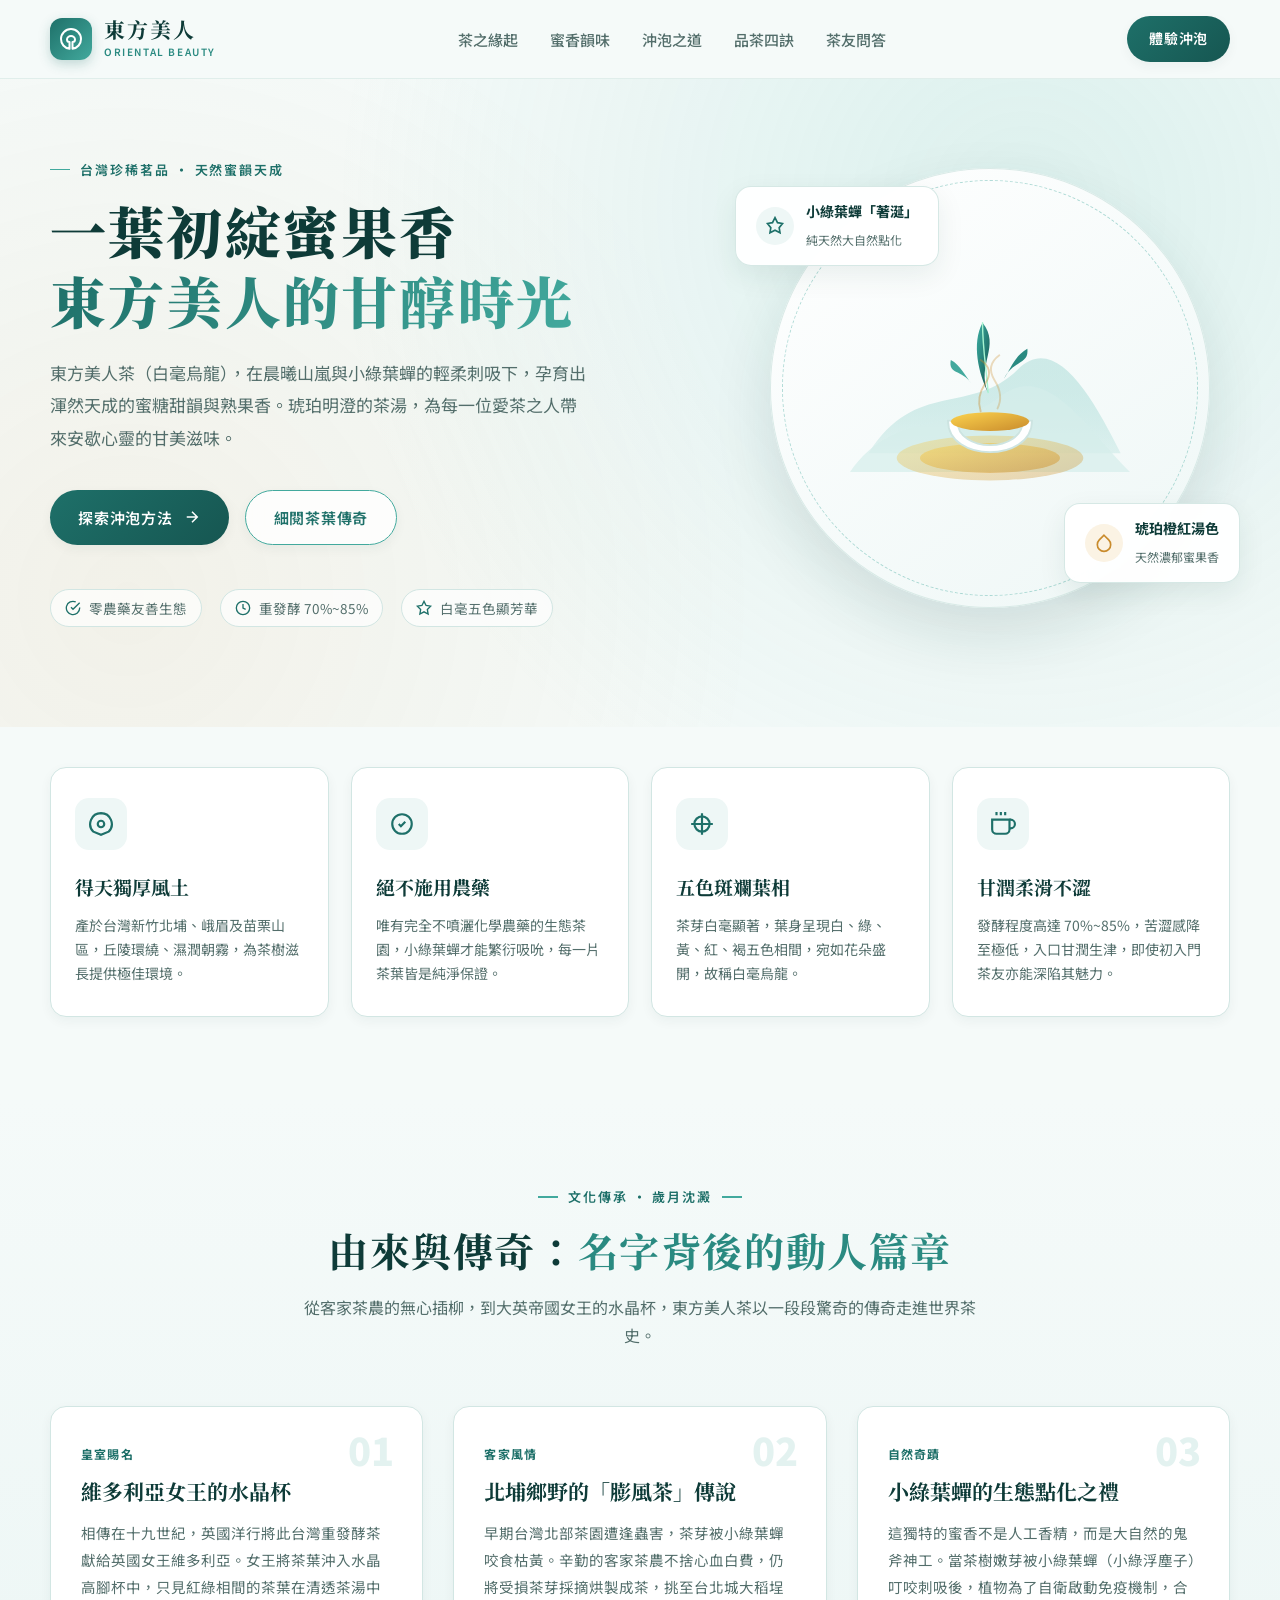
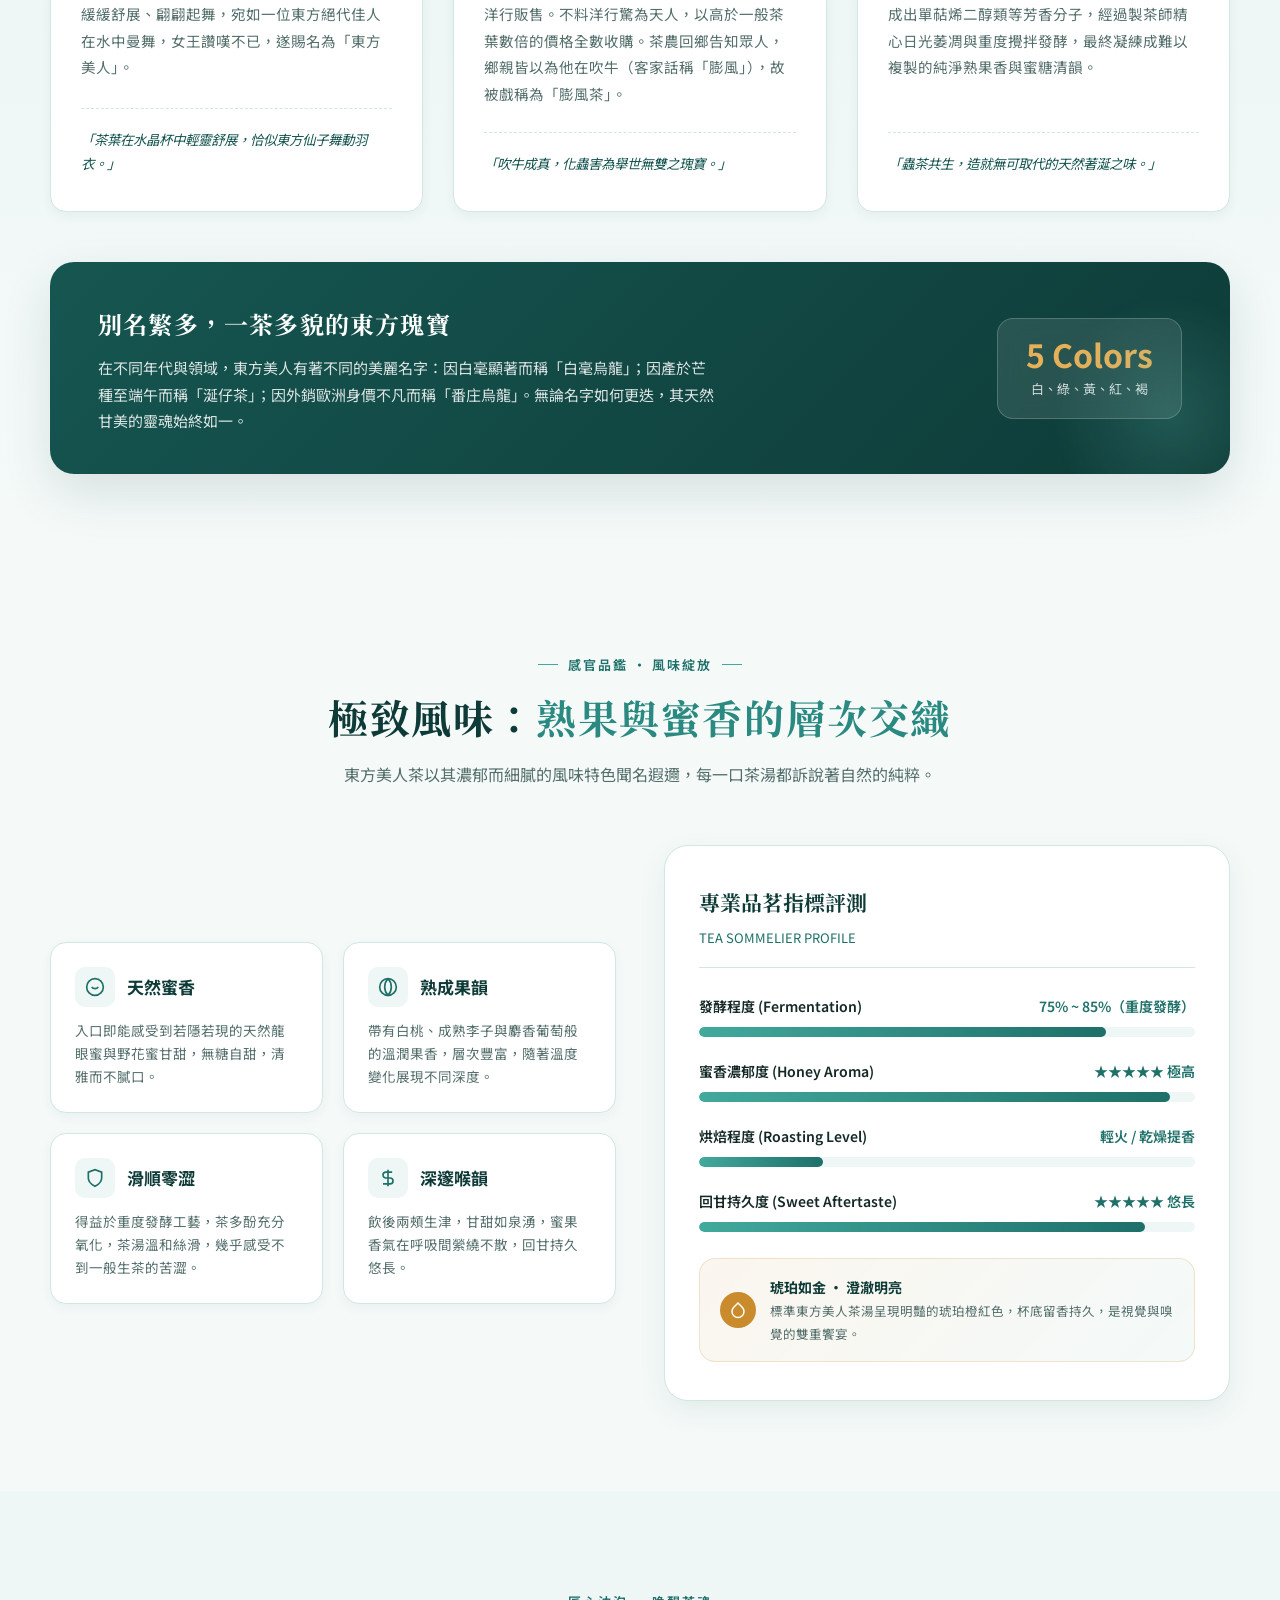
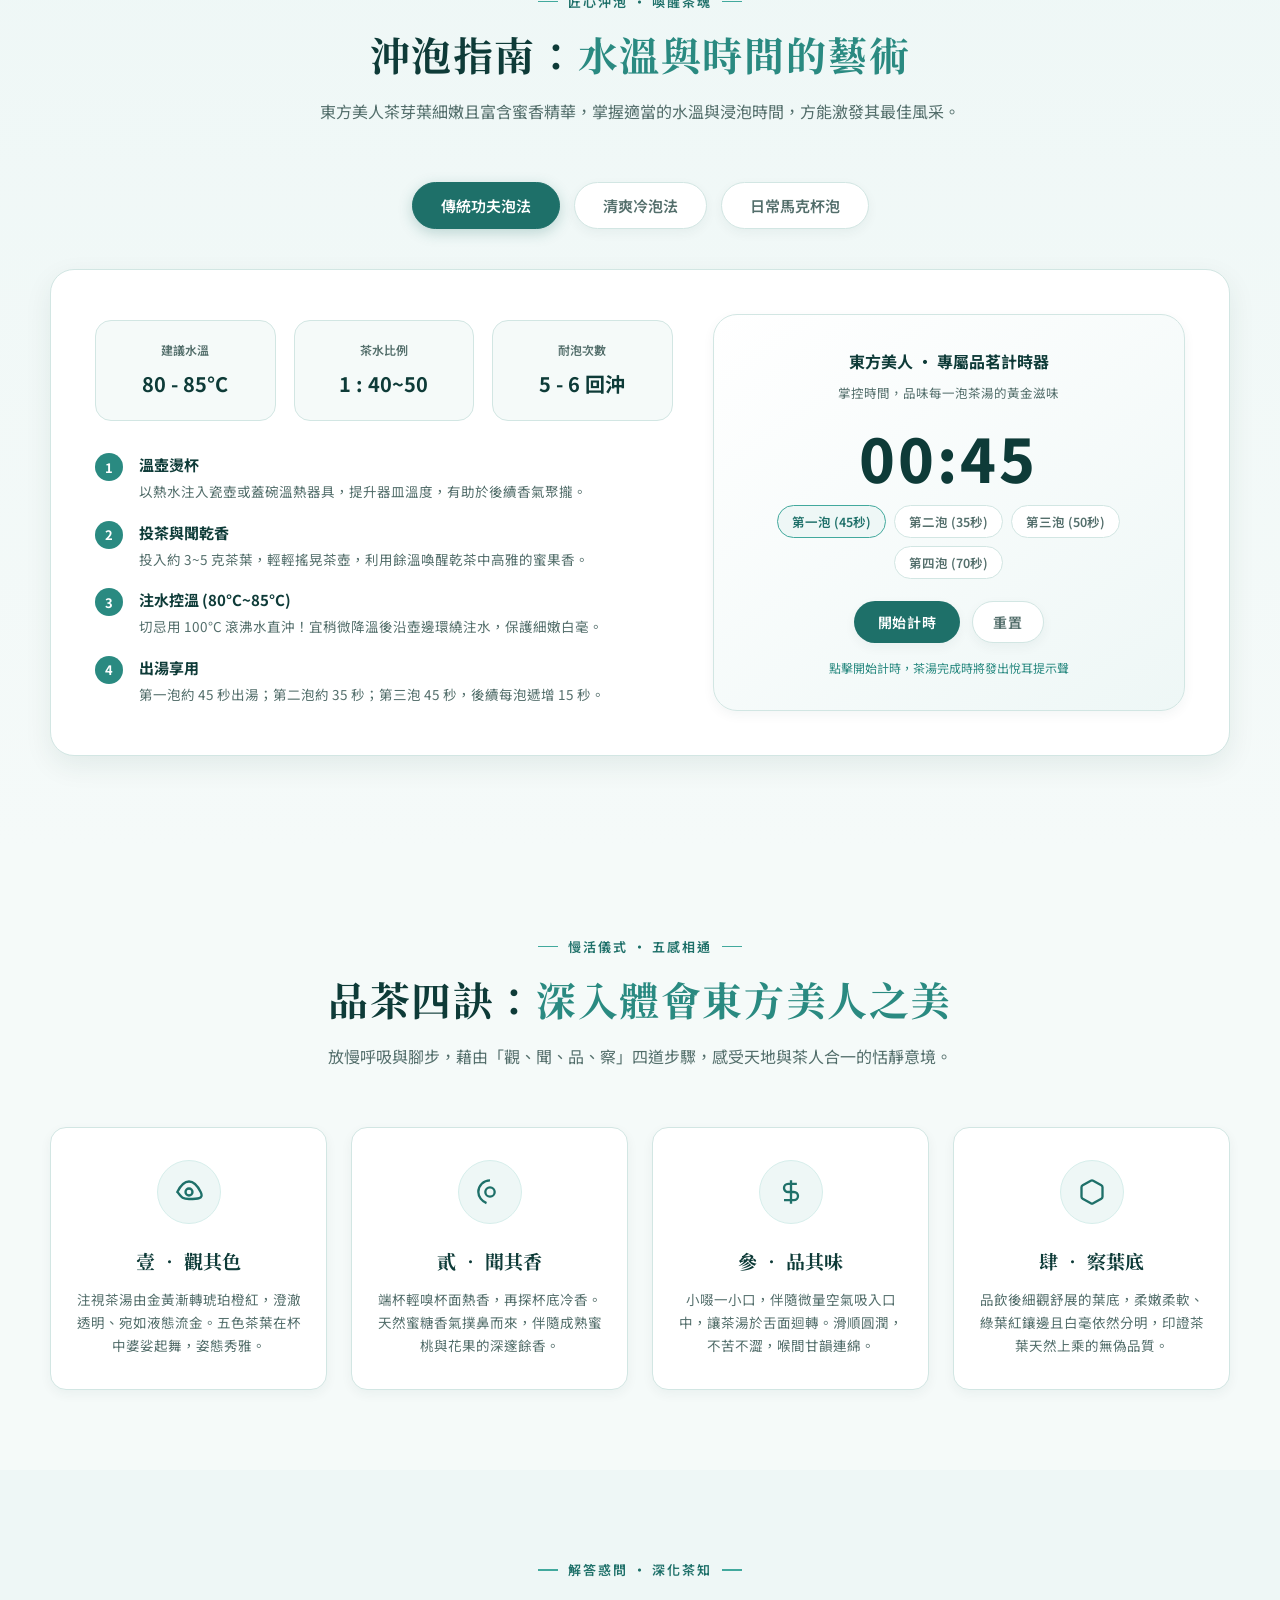
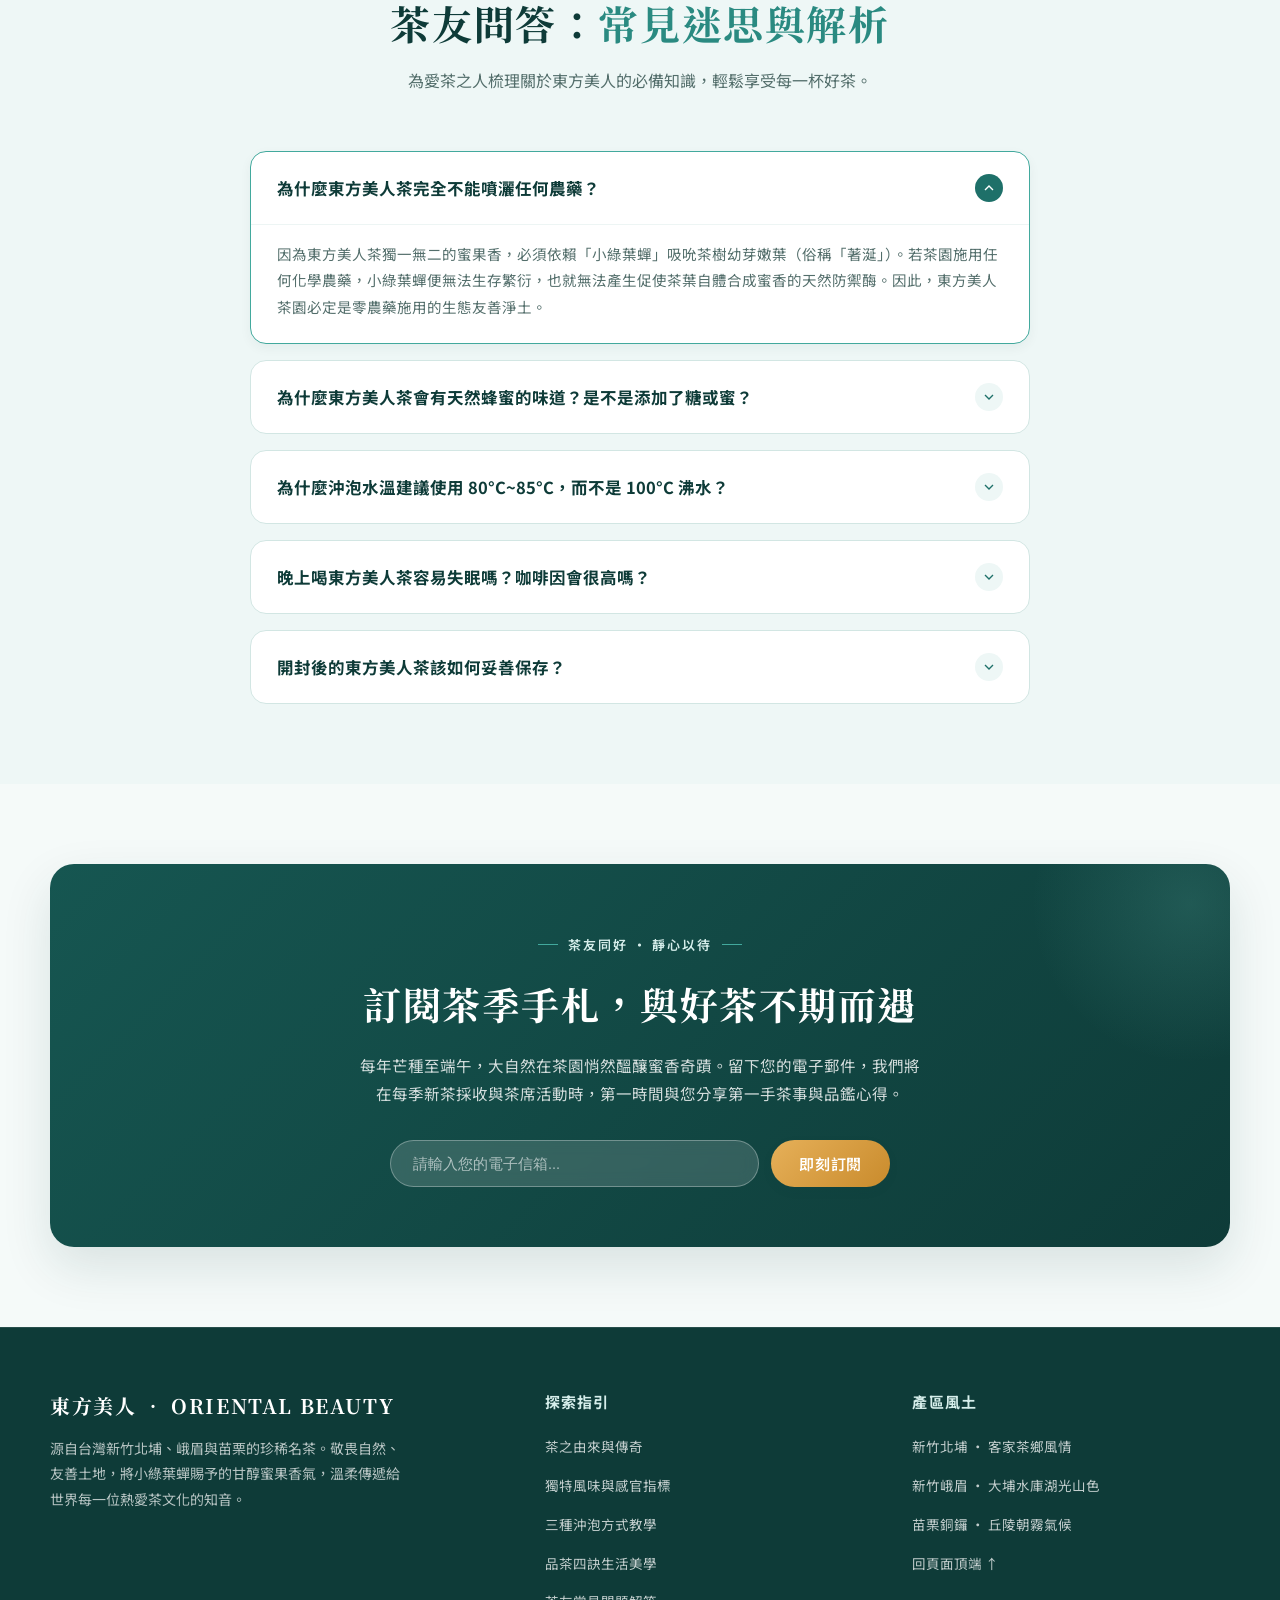
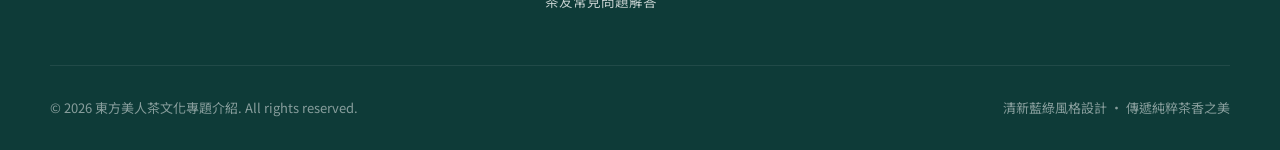
<file: outline/index.html>
<!DOCTYPE html>
<html lang="zh-Hant">
<head>
  <meta charset="UTF-8">
  <meta name="viewport" content="width=device-width, initial-scale=1.0">
  <meta name="description" content="東方美人茶（白毫烏龍）專題介紹。探索大自然與小綠葉蟬點化的天然蜜果香、白毫五色茶葉傳奇由來、風味特色與專業沖泡指南。">
  <title>東方美人｜蜜香天成 ‧ 雅韻清幽</title>
  <link rel="preconnect" href="https://fonts.googleapis.com">
  <link rel="preconnect" href="https://fonts.gstatic.com" crossorigin>
  <link href="https://fonts.googleapis.com/css2?family=Noto+Sans+TC:wght@300;400;500;600;700&family=Noto+Serif+TC:wght@400;500;600;700;900&display=swap" rel="stylesheet">
  <style>
    :root {
      /* 藍綠清新主色系 */
      --teal-deep: #0e3b38;
      --teal-dark: #165651;
      --teal-primary: #1e7069;
      --teal-medium: #2a8a81;
      --teal-soft: #42a99d;
      --teal-light: #6bc4b8;
      --teal-pale: #d6eeeb;
      --teal-mist: #eef7f6;
      --teal-tint: #f5faf9;
      
      /* 輔助茶金與蜜色 */
      --amber-gold: #c98b2c;
      --amber-light: #e6b059;
      --honey-soft: #fbf3e4;
      
      /* 文字與中性色 */
      --text-main: #142826;
      --text-muted: #536e6b;
      --text-light: #7c9895;
      --border-color: #d2e6e3;
      --surface-white: #ffffff;
      
      /* 陰影與圓角 */
      --shadow-sm: 0 4px 12px rgba(14, 59, 56, 0.05);
      --shadow-md: 0 10px 28px rgba(14, 59, 56, 0.08);
      --shadow-lg: 0 20px 50px rgba(14, 59, 56, 0.12);
      --radius-sm: 8px;
      --radius-md: 16px;
      --radius-lg: 24px;
      --radius-full: 9999px;
    }

    * {
      box-sizing: border-box;
      margin: 0;
      padding: 0;
    }

    html {
      scroll-behavior: smooth;
    }

    body {
      background-color: var(--teal-tint);
      color: var(--text-main);
      font-family: "Noto Sans TC", -apple-system, BlinkMacSystemFont, "Segoe UI", Roboto, "PingFang TC", "Microsoft JhengHei", sans-serif;
      font-size: 16px;
      line-height: 1.8;
      -webkit-font-smoothing: antialiased;
      overflow-x: hidden;
    }

    a {
      color: inherit;
      text-decoration: none;
      transition: all 0.25s ease;
    }

    button {
      font-family: inherit;
      cursor: pointer;
      border: none;
      outline: none;
      background: none;
      transition: all 0.25s ease;
    }

    .container {
      width: min(1180px, calc(100% - 48px));
      margin: 0 auto;
    }

    .serif {
      font-family: "Noto Serif TC", "Source Han Serif TC", Georgia, serif;
    }

    /* 徽章與副標 */
    .eyebrow {
      display: inline-flex;
      align-items: center;
      gap: 10px;
      color: var(--teal-primary);
      font-size: 13px;
      font-weight: 600;
      letter-spacing: 0.15em;
      text-transform: uppercase;
      margin-bottom: 14px;
    }

    .eyebrow::before, .eyebrow::after {
      content: "";
      width: 20px;
      height: 1.5px;
      background: var(--teal-soft);
    }

    .eyebrow-left::after {
      display: none;
    }

    .section-header {
      text-align: center;
      max-width: 680px;
      margin: 0 auto 56px;
    }

    .section-title {
      font-size: clamp(28px, 3.6vw, 40px);
      font-weight: 700;
      color: var(--teal-deep);
      line-height: 1.35;
      letter-spacing: 0.04em;
      margin-bottom: 16px;
    }

    .section-title em {
      color: var(--teal-medium);
      font-style: normal;
      position: relative;
    }

    .section-subtitle {
      font-size: 16px;
      color: var(--text-muted);
      line-height: 1.8;
    }

    /* 按鈕樣式 */
    .btn {
      display: inline-flex;
      align-items: center;
      justify-content: center;
      gap: 10px;
      padding: 13px 28px;
      font-size: 15px;
      font-weight: 600;
      letter-spacing: 0.05em;
      border-radius: var(--radius-full);
      box-shadow: var(--shadow-sm);
      transition: all 0.3s ease;
    }

    .btn:hover {
      transform: translateY(-2px);
      box-shadow: var(--shadow-md);
    }

    .btn-primary {
      background: linear-gradient(135deg, var(--teal-primary) 0%, var(--teal-dark) 100%);
      color: #ffffff;
    }

    .btn-primary:hover {
      background: linear-gradient(135deg, var(--teal-medium) 0%, var(--teal-primary) 100%);
    }

    .btn-accent {
      background: linear-gradient(135deg, var(--amber-light) 0%, var(--amber-gold) 100%);
      color: #ffffff;
    }

    .btn-outline {
      border: 1.5px solid var(--teal-soft);
      color: var(--teal-primary);
      background: rgba(255, 255, 255, 0.8);
      backdrop-filter: blur(8px);
    }

    .btn-outline:hover {
      background: var(--teal-primary);
      color: #ffffff;
      border-color: var(--teal-primary);
    }

    /* ========================================================
       導覽列 (Navbar)
       ======================================================== */
    .navbar {
      position: sticky;
      top: 0;
      z-index: 100;
      background: rgba(245, 250, 249, 0.92);
      backdrop-filter: blur(14px);
      border-bottom: 1px solid rgba(210, 230, 227, 0.6);
      transition: all 0.3s ease;
    }

    .navbar-inner {
      display: flex;
      align-items: center;
      justify-content: space-between;
      height: 78px;
    }

    .brand-logo {
      display: flex;
      align-items: center;
      gap: 12px;
    }

    .brand-icon-box {
      width: 42px;
      height: 42px;
      border-radius: 12px;
      background: linear-gradient(135deg, var(--teal-primary), var(--teal-soft));
      display: flex;
      align-items: center;
      justify-content: center;
      color: #ffffff;
      box-shadow: 0 4px 12px rgba(30, 112, 105, 0.25);
    }

    .brand-text h1 {
      font-size: 21px;
      font-weight: 700;
      color: var(--teal-deep);
      letter-spacing: 0.1em;
      line-height: 1.2;
    }

    .brand-text span {
      font-size: 10px;
      font-weight: 600;
      color: var(--teal-medium);
      letter-spacing: 0.16em;
      display: block;
    }

    .nav-menu {
      display: flex;
      align-items: center;
      gap: 32px;
      list-style: none;
    }

    .nav-link {
      font-size: 15px;
      font-weight: 500;
      color: var(--text-muted);
      position: relative;
      padding: 6px 0;
    }

    .nav-link::after {
      content: "";
      position: absolute;
      bottom: 0;
      left: 0;
      width: 100%;
      height: 2px;
      background: var(--teal-primary);
      transform: scaleX(0);
      transform-origin: right;
      transition: transform 0.3s ease;
    }

    .nav-link:hover {
      color: var(--teal-primary);
    }

    .nav-link:hover::after {
      transform: scaleX(1);
      transform-origin: left;
    }

    .nav-cta {
      display: flex;
      align-items: center;
    }

    .mobile-toggle {
      display: none;
      font-size: 24px;
      color: var(--teal-deep);
      padding: 6px;
    }

    /* ========================================================
       Hero 首頁旗艦區 (Hero Section)
       ======================================================== */
    .hero {
      position: relative;
      padding: 70px 0 100px;
      overflow: hidden;
      background: radial-gradient(circle at 80% 20%, rgba(107, 196, 184, 0.18) 0%, transparent 60%),
                  radial-gradient(circle at 10% 80%, rgba(201, 139, 44, 0.08) 0%, transparent 50%),
                  var(--teal-tint);
    }

    .hero-grid {
      display: grid;
      grid-template-columns: 1.15fr 0.85fr;
      gap: 50px;
      align-items: center;
    }

    .hero-content {
      position: relative;
      z-index: 2;
    }

    .hero-title {
      font-size: clamp(34px, 4.6vw, 56px);
      font-weight: 900;
      color: var(--teal-deep);
      line-height: 1.25;
      letter-spacing: 0.04em;
      margin-bottom: 22px;
    }

    .hero-title .highlight {
      background: linear-gradient(120deg, var(--teal-primary), var(--teal-soft));
      -webkit-background-clip: text;
      -webkit-text-fill-color: transparent;
      display: inline-block;
    }

    .hero-desc {
      font-size: 17px;
      color: var(--text-muted);
      line-height: 1.9;
      margin-bottom: 36px;
      max-width: 540px;
    }

    .hero-actions {
      display: flex;
      flex-wrap: wrap;
      gap: 16px;
      margin-bottom: 44px;
    }

    .hero-tags {
      display: flex;
      flex-wrap: wrap;
      gap: 18px;
    }

    .hero-tag-item {
      display: flex;
      align-items: center;
      gap: 8px;
      font-size: 13.5px;
      color: var(--text-muted);
      background: rgba(255, 255, 255, 0.7);
      padding: 6px 14px;
      border-radius: var(--radius-full);
      border: 1px solid var(--border-color);
    }

    .hero-tag-item svg {
      color: var(--teal-primary);
    }

    /* 藝術感茶藝插畫 */
    .hero-visual {
      position: relative;
      display: flex;
      justify-content: center;
      align-items: center;
      min-height: 440px;
    }

    .art-frame {
      position: relative;
      width: 100%;
      max-width: 440px;
      aspect-ratio: 1/1;
      border-radius: 50%;
      background: linear-gradient(145deg, #ffffff, var(--teal-mist));
      box-shadow: 0 25px 60px rgba(14, 59, 56, 0.12), inset 0 0 0 1px rgba(210, 230, 227, 0.8);
      display: flex;
      align-items: center;
      justify-content: center;
      overflow: hidden;
    }

    .art-glow-ring {
      position: absolute;
      inset: 12px;
      border-radius: 50%;
      border: 1px dashed rgba(66, 169, 157, 0.4);
      animation: spinSlow 50s linear infinite;
    }

    @keyframes spinSlow {
      from { transform: rotate(0deg); }
      to { transform: rotate(360deg); }
    }

    .floating-card {
      position: absolute;
      background: rgba(255, 255, 255, 0.95);
      backdrop-filter: blur(10px);
      padding: 12px 20px;
      border-radius: var(--radius-md);
      box-shadow: var(--shadow-md);
      border: 1px solid rgba(210, 230, 227, 0.9);
      display: flex;
      align-items: center;
      gap: 12px;
      z-index: 3;
      animation: floatSmooth 4s ease-in-out infinite alternate;
    }

    .card-one {
      top: 18px;
      left: -15px;
    }

    .card-two {
      bottom: 25px;
      right: -10px;
      animation-delay: -2s;
    }

    @keyframes floatSmooth {
      0% { transform: translateY(0px); }
      100% { transform: translateY(-10px); }
    }

    .badge-icon {
      width: 38px;
      height: 38px;
      border-radius: 50%;
      background: var(--teal-mist);
      color: var(--teal-primary);
      display: flex;
      align-items: center;
      justify-content: center;
    }

    .card-text strong {
      display: block;
      font-size: 14px;
      color: var(--teal-deep);
    }

    .card-text span {
      font-size: 12px;
      color: var(--text-muted);
    }

    /* ========================================================
       特色概覽 (Key Highlights Cards)
       ======================================================== */
    .highlights {
      padding: 40px 0 80px;
    }

    .highlight-grid {
      display: grid;
      grid-template-columns: repeat(4, 1fr);
      gap: 22px;
    }

    .highlight-card {
      background: var(--surface-white);
      padding: 30px 24px;
      border-radius: var(--radius-md);
      box-shadow: var(--shadow-sm);
      border: 1px solid var(--border-color);
      transition: all 0.3s ease;
      position: relative;
      overflow: hidden;
    }

    .highlight-card::before {
      content: "";
      position: absolute;
      top: 0;
      left: 0;
      right: 0;
      height: 3px;
      background: linear-gradient(90deg, var(--teal-soft), var(--teal-primary));
      opacity: 0;
      transition: opacity 0.3s ease;
    }

    .highlight-card:hover {
      transform: translateY(-5px);
      box-shadow: var(--shadow-md);
      border-color: var(--teal-pale);
    }

    .highlight-card:hover::before {
      opacity: 1;
    }

    .card-icon-wrap {
      width: 52px;
      height: 52px;
      border-radius: 14px;
      background: var(--teal-mist);
      color: var(--teal-primary);
      display: flex;
      align-items: center;
      justify-content: center;
      margin-bottom: 20px;
    }

    .highlight-card h3 {
      font-size: 19px;
      font-weight: 700;
      color: var(--teal-deep);
      margin-bottom: 10px;
    }

    .highlight-card p {
      font-size: 14px;
      color: var(--text-muted);
      line-height: 1.7;
    }

    /* ========================================================
       茶之由來與傳奇 (The Origin & Legend)
       ======================================================== */
    .origin-section {
      padding: 80px 0;
      background: linear-gradient(180deg, var(--teal-tint) 0%, var(--teal-mist) 50%, var(--teal-tint) 100%);
      position: relative;
    }

    .story-grid {
      display: grid;
      grid-template-columns: repeat(3, 1fr);
      gap: 30px;
    }

    .story-card {
      background: var(--surface-white);
      border-radius: var(--radius-md);
      padding: 36px 30px;
      border: 1px solid var(--border-color);
      box-shadow: var(--shadow-sm);
      display: flex;
      flex-direction: column;
      position: relative;
      transition: all 0.35s ease;
    }

    .story-card:hover {
      transform: translateY(-6px);
      box-shadow: var(--shadow-md);
      border-color: var(--teal-soft);
    }

    .story-num {
      position: absolute;
      top: 24px;
      right: 28px;
      font-size: 38px;
      font-weight: 900;
      color: rgba(66, 169, 157, 0.15);
      line-height: 1;
    }

    .story-tag {
      font-size: 12px;
      font-weight: 700;
      color: var(--teal-primary);
      letter-spacing: 0.1em;
      text-transform: uppercase;
      margin-bottom: 12px;
    }

    .story-card h3 {
      font-size: 21px;
      color: var(--teal-deep);
      font-weight: 700;
      margin-bottom: 14px;
      line-height: 1.4;
    }

    .story-card p {
      font-size: 14.5px;
      color: var(--text-muted);
      line-height: 1.85;
      flex-grow: 1;
    }

    .story-quote {
      margin-top: 24px;
      padding-top: 18px;
      border-top: 1px dashed var(--border-color);
      font-size: 13.5px;
      color: var(--teal-dark);
      font-style: italic;
    }

    /* 傳奇焦點橫幅 */
    .legend-banner {
      margin-top: 50px;
      background: linear-gradient(135deg, var(--teal-dark) 0%, var(--teal-deep) 100%);
      color: #ffffff;
      border-radius: var(--radius-lg);
      padding: 40px 48px;
      display: flex;
      align-items: center;
      justify-content: space-between;
      gap: 36px;
      box-shadow: var(--shadow-lg);
      position: relative;
      overflow: hidden;
    }

    .legend-banner::after {
      content: "";
      position: absolute;
      right: -60px;
      bottom: -60px;
      width: 240px;
      height: 240px;
      border-radius: 50%;
      background: radial-gradient(circle, rgba(107, 196, 184, 0.2), transparent 70%);
      pointer-events: none;
    }

    .banner-text h4 {
      font-size: 24px;
      font-weight: 700;
      margin-bottom: 10px;
      letter-spacing: 0.05em;
    }

    .banner-text p {
      font-size: 15px;
      color: rgba(255, 255, 255, 0.85);
      line-height: 1.75;
      max-width: 620px;
    }

    .banner-stat {
      text-align: center;
      background: rgba(255, 255, 255, 0.1);
      padding: 16px 28px;
      border-radius: var(--radius-md);
      border: 1px solid rgba(255, 255, 255, 0.2);
      backdrop-filter: blur(10px);
      flex-shrink: 0;
    }

    .banner-stat .stat-num {
      font-size: 32px;
      font-weight: 700;
      color: var(--amber-light);
      display: block;
      line-height: 1.2;
    }

    .banner-stat .stat-label {
      font-size: 13px;
      color: rgba(255, 255, 255, 0.8);
    }

    /* ========================================================
       味道與感官圖譜 (Flavors, Aroma & Sensory)
       ======================================================== */
    .flavor-section {
      padding: 90px 0;
    }

    .flavor-layout {
      display: grid;
      grid-template-columns: 1fr 1fr;
      gap: 48px;
      align-items: center;
    }

    .flavor-cards {
      display: grid;
      grid-template-columns: 1fr 1fr;
      gap: 20px;
    }

    .flavor-item {
      background: var(--surface-white);
      border: 1px solid var(--border-color);
      border-radius: var(--radius-md);
      padding: 24px;
      box-shadow: var(--shadow-sm);
      transition: all 0.3s ease;
    }

    .flavor-item:hover {
      border-color: var(--teal-medium);
      box-shadow: var(--shadow-md);
      transform: translateY(-3px);
    }

    .flavor-item-header {
      display: flex;
      align-items: center;
      gap: 12px;
      margin-bottom: 12px;
    }

    .flavor-icon {
      width: 40px;
      height: 40px;
      border-radius: 10px;
      background: var(--teal-mist);
      color: var(--teal-primary);
      display: flex;
      align-items: center;
      justify-content: center;
    }

    .flavor-item h4 {
      font-size: 17px;
      color: var(--teal-deep);
      font-weight: 700;
    }

    .flavor-item p {
      font-size: 13.5px;
      color: var(--text-muted);
      line-height: 1.7;
    }

    /* 右側圖表雷達/指標卡片 */
    .sensory-panel {
      background: var(--surface-white);
      border-radius: var(--radius-lg);
      padding: 38px 34px;
      border: 1px solid var(--border-color);
      box-shadow: var(--shadow-md);
    }

    .panel-header {
      margin-bottom: 26px;
      border-bottom: 1px solid var(--border-color);
      padding-bottom: 16px;
    }

    .panel-header h3 {
      font-size: 21px;
      color: var(--teal-deep);
      font-weight: 700;
    }

    .panel-header span {
      font-size: 13px;
      color: var(--teal-primary);
    }

    .meter-group {
      display: flex;
      flex-direction: column;
      gap: 22px;
    }

    .meter-item {
      display: flex;
      flex-direction: column;
      gap: 8px;
    }

    .meter-info {
      display: flex;
      justify-content: space-between;
      font-size: 14px;
      font-weight: 600;
      color: var(--text-main);
    }

    .meter-info span:last-child {
      color: var(--teal-primary);
    }

    .progress-bar-bg {
      height: 10px;
      background: var(--teal-mist);
      border-radius: var(--radius-full);
      overflow: hidden;
      position: relative;
    }

    .progress-fill {
      height: 100%;
      border-radius: var(--radius-full);
      background: linear-gradient(90deg, var(--teal-soft), var(--teal-primary));
      transition: width 1s ease-in-out;
    }

    .tea-liquor-note {
      margin-top: 26px;
      background: linear-gradient(135deg, rgba(201, 139, 44, 0.08), rgba(66, 169, 157, 0.06));
      border-radius: var(--radius-md);
      padding: 16px 20px;
      display: flex;
      align-items: center;
      gap: 14px;
      border: 1px solid rgba(201, 139, 44, 0.2);
    }

    .tea-drop-icon {
      width: 36px;
      height: 36px;
      border-radius: 50%;
      background: var(--amber-gold);
      color: #ffffff;
      display: flex;
      align-items: center;
      justify-content: center;
      flex-shrink: 0;
    }

    .liquor-desc h5 {
      font-size: 14px;
      color: var(--teal-deep);
      font-weight: 700;
    }

    .liquor-desc p {
      font-size: 12.5px;
      color: var(--text-muted);
    }

    /* ========================================================
       沖泡方法與步驟 (Brewing Guide & Interactive Timer)
       ======================================================== */
    .brewing-section {
      padding: 90px 0;
      background: linear-gradient(180deg, var(--teal-mist) 0%, var(--teal-tint) 100%);
    }

    .brew-tab-nav {
      display: flex;
      justify-content: center;
      gap: 14px;
      margin-bottom: 40px;
    }

    .brew-tab-btn {
      padding: 12px 28px;
      border-radius: var(--radius-full);
      font-size: 15px;
      font-weight: 600;
      color: var(--text-muted);
      background: var(--surface-white);
      border: 1.5px solid var(--border-color);
      box-shadow: var(--shadow-sm);
    }

    .brew-tab-btn.active {
      background: var(--teal-primary);
      color: #ffffff;
      border-color: var(--teal-primary);
      box-shadow: 0 4px 14px rgba(30, 112, 105, 0.25);
    }

    .brew-content-card {
      background: var(--surface-white);
      border-radius: var(--radius-lg);
      padding: 44px;
      border: 1px solid var(--border-color);
      box-shadow: var(--shadow-md);
    }

    .brew-tab-panel {
      display: none;
    }

    .brew-tab-panel.active {
      display: block;
      animation: fadeIn 0.4s ease;
    }

    @keyframes fadeIn {
      from { opacity: 0; transform: translateY(8px); }
      to { opacity: 1; transform: translateY(0); }
    }

    .brew-detail-grid {
      display: grid;
      grid-template-columns: 1.1fr 0.9fr;
      gap: 40px;
      align-items: center;
    }

    .param-list {
      display: grid;
      grid-template-columns: repeat(3, 1fr);
      gap: 18px;
      margin-bottom: 30px;
    }

    .param-box {
      background: var(--teal-tint);
      border: 1px solid var(--border-color);
      border-radius: var(--radius-md);
      padding: 18px 14px;
      text-align: center;
    }

    .param-box .label {
      font-size: 12px;
      color: var(--text-muted);
      font-weight: 600;
      display: block;
      margin-bottom: 6px;
    }

    .param-box .val {
      font-size: 20px;
      font-weight: 700;
      color: var(--teal-deep);
    }

    .brew-steps {
      display: flex;
      flex-direction: column;
      gap: 16px;
    }

    .step-item {
      display: flex;
      align-items: flex-start;
      gap: 16px;
    }

    .step-badge {
      width: 28px;
      height: 28px;
      border-radius: 50%;
      background: var(--teal-medium);
      color: #ffffff;
      display: flex;
      align-items: center;
      justify-content: center;
      font-size: 13px;
      font-weight: 700;
      flex-shrink: 0;
      margin-top: 2px;
    }

    .step-content h5 {
      font-size: 15px;
      font-weight: 700;
      color: var(--teal-deep);
      margin-bottom: 3px;
    }

    .step-content p {
      font-size: 13.5px;
      color: var(--text-muted);
      line-height: 1.6;
    }

    /* 互動計時器 */
    .timer-widget {
      background: linear-gradient(145deg, #ffffff, var(--teal-mist));
      border: 1.5px solid var(--border-color);
      border-radius: var(--radius-lg);
      padding: 32px 28px;
      text-align: center;
      box-shadow: var(--shadow-sm);
    }

    .timer-title {
      font-size: 16px;
      font-weight: 700;
      color: var(--teal-deep);
      margin-bottom: 6px;
    }

    .timer-subtitle {
      font-size: 12.5px;
      color: var(--text-muted);
      margin-bottom: 22px;
    }

    .timer-display {
      font-size: 60px;
      font-weight: 800;
      color: var(--teal-deep);
      font-variant-numeric: tabular-nums;
      line-height: 1;
      margin-bottom: 18px;
      letter-spacing: 0.05em;
    }

    .timer-presets {
      display: flex;
      justify-content: center;
      flex-wrap: wrap;
      gap: 8px;
      margin-bottom: 22px;
    }

    .preset-btn {
      padding: 6px 14px;
      border-radius: var(--radius-full);
      font-size: 12.5px;
      background: var(--surface-white);
      border: 1px solid var(--border-color);
      color: var(--text-muted);
      font-weight: 600;
    }

    .preset-btn.active {
      background: var(--teal-mist);
      color: var(--teal-primary);
      border-color: var(--teal-soft);
    }

    .timer-controls {
      display: flex;
      justify-content: center;
      gap: 12px;
    }

    .btn-timer-start {
      background: var(--teal-primary);
      color: #ffffff;
      padding: 10px 24px;
      border-radius: var(--radius-full);
      font-weight: 600;
      font-size: 14px;
    }

    .btn-timer-reset {
      background: #ffffff;
      border: 1px solid var(--border-color);
      color: var(--text-muted);
      padding: 10px 20px;
      border-radius: var(--radius-full);
      font-weight: 600;
      font-size: 14px;
    }

    .timer-hint {
      margin-top: 14px;
      font-size: 12px;
      color: var(--teal-medium);
      min-height: 18px;
    }

    /* ========================================================
       品茶四步訣 (Four Steps of Tea Appreciation)
       ======================================================== */
    .steps-section {
      padding: 80px 0;
    }

    .steps-grid {
      display: grid;
      grid-template-columns: repeat(4, 1fr);
      gap: 24px;
    }

    .step-card {
      background: var(--surface-white);
      border-radius: var(--radius-md);
      padding: 32px 24px;
      border: 1px solid var(--border-color);
      box-shadow: var(--shadow-sm);
      text-align: center;
      position: relative;
      transition: all 0.3s ease;
    }

    .step-card:hover {
      transform: translateY(-5px);
      box-shadow: var(--shadow-md);
      border-color: var(--teal-soft);
    }

    .step-circle {
      width: 64px;
      height: 64px;
      margin: 0 auto 20px;
      border-radius: 50%;
      background: var(--teal-mist);
      color: var(--teal-primary);
      display: flex;
      align-items: center;
      justify-content: center;
      border: 1px solid var(--teal-pale);
    }

    .step-card h4 {
      font-size: 19px;
      color: var(--teal-deep);
      font-weight: 700;
      margin-bottom: 10px;
    }

    .step-card p {
      font-size: 13.5px;
      color: var(--text-muted);
      line-height: 1.7;
    }

    /* ========================================================
       常見問答 (FAQ Section)
       ======================================================== */
    .faq-section {
      padding: 80px 0;
      background: var(--teal-mist);
    }

    .faq-list {
      max-width: 780px;
      margin: 0 auto;
      display: flex;
      flex-direction: column;
      gap: 16px;
    }

    .faq-item {
      background: var(--surface-white);
      border-radius: var(--radius-md);
      border: 1px solid var(--border-color);
      overflow: hidden;
      transition: all 0.25s ease;
    }

    .faq-item.active {
      border-color: var(--teal-soft);
      box-shadow: var(--shadow-sm);
    }

    .faq-question {
      width: 100%;
      padding: 22px 26px;
      text-align: left;
      display: flex;
      align-items: center;
      justify-content: space-between;
      gap: 16px;
      font-size: 16.5px;
      font-weight: 700;
      color: var(--teal-deep);
    }

    .faq-question:hover {
      color: var(--teal-primary);
    }

    .faq-icon {
      width: 28px;
      height: 28px;
      border-radius: 50%;
      background: var(--teal-mist);
      display: flex;
      align-items: center;
      justify-content: center;
      color: var(--teal-primary);
      transition: transform 0.3s ease;
      flex-shrink: 0;
    }

    .faq-item.active .faq-icon {
      transform: rotate(180deg);
      background: var(--teal-primary);
      color: #ffffff;
    }

    .faq-answer {
      display: none;
      padding: 0 26px 22px;
      font-size: 14.5px;
      color: var(--text-muted);
      line-height: 1.85;
      border-top: 1px solid rgba(210, 230, 227, 0.4);
      padding-top: 16px;
    }

    .faq-item.active .faq-answer {
      display: block;
    }

    /* ========================================================
       茶人手札 / 訂閱與交流 (Newsletter CTA)
       ======================================================== */
    .newsletter-section {
      padding: 80px 0;
    }

    .newsletter-card {
      background: linear-gradient(135deg, var(--teal-dark) 0%, var(--teal-deep) 100%);
      color: #ffffff;
      border-radius: var(--radius-lg);
      padding: 60px 40px;
      text-align: center;
      position: relative;
      overflow: hidden;
      box-shadow: var(--shadow-lg);
    }

    .newsletter-card::before {
      content: "";
      position: absolute;
      top: -120px;
      right: -120px;
      width: 320px;
      height: 320px;
      border-radius: 50%;
      background: radial-gradient(circle, rgba(107, 196, 184, 0.18), transparent 70%);
    }

    .newsletter-card .eyebrow {
      color: var(--teal-pale);
    }

    .newsletter-card .eyebrow::before, .newsletter-card .eyebrow::after {
      background: var(--teal-soft);
    }

    .newsletter-card h2 {
      font-size: clamp(26px, 3.5vw, 38px);
      margin-bottom: 14px;
      letter-spacing: 0.04em;
    }

    .newsletter-card p {
      font-size: 15.5px;
      color: rgba(255, 255, 255, 0.82);
      max-width: 560px;
      margin: 0 auto 32px;
      line-height: 1.8;
    }

    .newsletter-form {
      display: flex;
      justify-content: center;
      gap: 12px;
      max-width: 500px;
      margin: 0 auto;
    }

    .newsletter-input {
      flex: 1;
      padding: 14px 22px;
      border-radius: var(--radius-full);
      border: 1px solid rgba(255, 255, 255, 0.3);
      background: rgba(255, 255, 255, 0.15);
      color: #ffffff;
      outline: none;
      font-size: 14.5px;
      backdrop-filter: blur(8px);
    }

    .newsletter-input::placeholder {
      color: rgba(255, 255, 255, 0.6);
    }

    .newsletter-input:focus {
      border-color: var(--teal-light);
      background: rgba(255, 255, 255, 0.25);
    }

    /* ========================================================
       頁腳 (Footer)
       ======================================================== */
    .site-footer {
      background: var(--teal-deep);
      color: #ffffff;
      padding: 60px 0 30px;
      border-top: 1px solid rgba(255, 255, 255, 0.1);
    }

    .footer-grid {
      display: grid;
      grid-template-columns: 1.4fr 1fr 1fr;
      gap: 50px;
      margin-bottom: 50px;
    }

    .footer-brand h4 {
      font-size: 20px;
      letter-spacing: 0.08em;
      margin-bottom: 12px;
      color: #ffffff;
    }

    .footer-brand p {
      font-size: 14px;
      color: rgba(255, 255, 255, 0.7);
      line-height: 1.8;
      max-width: 360px;
    }

    .footer-col h5 {
      font-size: 15px;
      color: var(--teal-pale);
      letter-spacing: 0.08em;
      margin-bottom: 16px;
      font-weight: 700;
    }

    .footer-links {
      list-style: none;
      display: flex;
      flex-direction: column;
      gap: 10px;
    }

    .footer-links a {
      font-size: 13.5px;
      color: rgba(255, 255, 255, 0.75);
    }

    .footer-links a:hover {
      color: var(--teal-light);
      padding-left: 4px;
    }

    .footer-bottom {
      padding-top: 30px;
      border-top: 1px solid rgba(255, 255, 255, 0.08);
      display: flex;
      justify-content: space-between;
      align-items: center;
      font-size: 13px;
      color: rgba(255, 255, 255, 0.5);
    }

    /* 響應式微調 */
    @media (max-width: 992px) {
      .hero-grid {
        grid-template-columns: 1fr;
        text-align: center;
      }
      .hero-desc {
        margin-left: auto;
        margin-right: auto;
      }
      .hero-actions, .hero-tags {
        justify-content: center;
      }
      .highlight-grid {
        grid-template-columns: repeat(2, 1fr);
      }
      .story-grid {
        grid-template-columns: 1fr;
      }
      .flavor-layout {
        grid-template-columns: 1fr;
      }
      .brew-detail-grid {
        grid-template-columns: 1fr;
      }
      .steps-grid {
        grid-template-columns: repeat(2, 1fr);
      }
      .footer-grid {
        grid-template-columns: 1fr;
        gap: 32px;
      }
    }

    @media (max-width: 768px) {
      .nav-menu, .nav-cta {
        display: none;
      }
      .mobile-toggle {
        display: block;
      }
      .highlight-grid {
        grid-template-columns: 1fr;
      }
      .flavor-cards {
        grid-template-columns: 1fr;
      }
      .steps-grid {
        grid-template-columns: 1fr;
      }
      .param-list {
        grid-template-columns: 1fr;
      }
      .newsletter-form {
        flex-direction: column;
      }
      .legend-banner {
        flex-direction: column;
        text-align: center;
        padding: 32px 24px;
      }
      .footer-bottom {
        flex-direction: column;
        gap: 12px;
        text-align: center;
      }
    }
  </style>
</head>
<body>

  <!-- ========================================================
       頂部導覽列 (Navbar)
       ======================================================== -->
  <header class="navbar" id="top">
    <div class="container navbar-inner">
      <a href="#top" class="brand-logo" aria-label="東方美人首頁">
        <div class="brand-icon-box">
          <!-- 茶葉與露珠圖標 -->
          <svg width="24" height="24" viewBox="0 0 24 24" fill="none" stroke="currentColor" stroke-width="2" stroke-linecap="round" stroke-linejoin="round">
            <path d="M12 2C6.5 2 2 6.5 2 12c0 5 3.5 9 8.5 9.8V15c-1.5 0-2.5-1-2.5-2.5 0-2 2-3.5 4-3.5s4 1.5 4 3.5c0 1.5-1 2.5-2.5 2.5v6.8C18.5 21 22 17 22 12c0-5.5-4.5-10-10-10z"/>
          </svg>
        </div>
        <div class="brand-text">
          <h1 class="serif">東方美人</h1>
          <span>ORIENTAL BEAUTY</span>
        </div>
      </a>

      <!-- 導覽選單 -->
      <nav>
        <ul class="nav-menu">
          <li><a href="#origin" class="nav-link">茶之緣起</a></li>
          <li><a href="#flavor" class="nav-link">蜜香韻味</a></li>
          <li><a href="#brewing" class="nav-link">沖泡之道</a></li>
          <li><a href="#savoring" class="nav-link">品茶四訣</a></li>
          <li><a href="#faq" class="nav-link">茶友問答</a></li>
        </ul>
      </nav>

      <div class="nav-cta">
        <a href="#brewing" class="btn btn-primary" style="padding: 10px 22px; font-size: 14px;">體驗沖泡</a>
      </div>

      <!-- 行動裝置選單按鈕 -->
      <button class="mobile-toggle" id="mobileToggle" aria-label="切換選單">
        <svg width="24" height="24" viewBox="0 0 24 24" fill="none" stroke="currentColor" stroke-width="2">
          <line x1="3" y1="12" x2="21" y2="12"></line>
          <line x1="3" y1="6" x2="21" y2="6"></line>
          <line x1="3" y1="18" x2="21" y2="18"></line>
        </svg>
      </button>
    </div>
  </header>

  <!-- ========================================================
       Hero 旗艦首頁區 (Hero Section)
       ======================================================== -->
  <section class="hero">
    <div class="container hero-grid">
      <div class="hero-content">
        <div class="eyebrow eyebrow-left">
          <span>台灣珍稀茗品 ‧ 天然蜜韻天成</span>
        </div>
        <h2 class="hero-title serif">
          一葉初綻蜜果香<br>
          <span class="highlight">東方美人的甘醇時光</span>
        </h2>
        <p class="hero-desc">
          東方美人茶（白毫烏龍），在晨曦山嵐與小綠葉蟬的輕柔刺吸下，孕育出渾然天成的蜜糖甜韻與熟果香。琥珀明澄的茶湯，為每一位愛茶之人帶來安歇心靈的甘美滋味。
        </p>

        <div class="hero-actions">
          <a href="#brewing" class="btn btn-primary">
            <span>探索沖泡方法</span>
            <svg width="18" height="18" viewBox="0 0 24 24" fill="none" stroke="currentColor" stroke-width="2">
              <path d="M5 12h14M12 5l7 7-7 7"/>
            </svg>
          </a>
          <a href="#origin" class="btn btn-outline">
            <span>細閱茶葉傳奇</span>
          </a>
        </div>

        <div class="hero-tags">
          <div class="hero-tag-item">
            <svg width="16" height="16" viewBox="0 0 24 24" fill="none" stroke="currentColor" stroke-width="2">
              <path d="M22 11.08V12a10 10 0 1 1-5.93-9.14"/>
              <polyline points="22 4 12 14.01 9 11.01"/>
            </svg>
            <span>零農藥友善生態</span>
          </div>
          <div class="hero-tag-item">
            <svg width="16" height="16" viewBox="0 0 24 24" fill="none" stroke="currentColor" stroke-width="2">
              <circle cx="12" cy="12" r="10"/>
              <path d="M12 6v6l4 2"/>
            </svg>
            <span>重發酵 70%~85%</span>
          </div>
          <div class="hero-tag-item">
            <svg width="16" height="16" viewBox="0 0 24 24" fill="none" stroke="currentColor" stroke-width="2">
              <polygon points="12 2 15.09 8.26 22 9.27 17 14.14 18.18 21.02 12 17.77 5.82 21.02 7 14.14 2 9.27 8.91 8.26 12 2"/>
            </svg>
            <span>白毫五色顯芳華</span>
          </div>
        </div>
      </div>

      <!-- 視覺藝術呈現 -->
      <div class="hero-visual">
        <div class="art-frame">
          <div class="art-glow-ring"></div>
          
          <!-- 雅緻茶具與山景 SVG 插畫 -->
          <svg width="280" height="280" viewBox="0 0 300 300" fill="none" xmlns="http://www.w3.org/2000/svg">
            <defs>
              <linearGradient id="teaGradient" x1="0%" y1="0%" x2="100%" y2="100%">
                <stop offset="0%" stop-color="#3caea3" />
                <stop offset="100%" stop-color="#14524c" />
              </linearGradient>
              <linearGradient id="amberGradient" x1="0%" y1="0%" x2="100%" y2="100%">
                <stop offset="0%" stop-color="#fcd34d" />
                <stop offset="100%" stop-color="#c98b2c" />
              </linearGradient>
              <linearGradient id="mountainGrad" x1="0%" y1="0%" x2="0%" y2="100%">
                <stop offset="0%" stop-color="#b2dfdb" stop-opacity="0.6"/>
                <stop offset="100%" stop-color="#80cbc4" stop-opacity="0.2"/>
              </linearGradient>
            </defs>

            <!-- 遠山青翠 -->
            <path d="M20 220 C70 140, 130 180, 180 130 C220 90, 260 160, 290 220 Z" fill="url(#mountainGrad)" />
            <path d="M0 240 C50 170, 110 200, 160 160 C210 120, 250 190, 300 240 Z" fill="#d6eeeb" opacity="0.7"/>

            <!-- 琥珀茶席湯泉水面 -->
            <ellipse cx="150" cy="225" rx="100" ry="24" fill="url(#amberGradient)" opacity="0.35"/>
            <ellipse cx="150" cy="225" rx="75" ry="16" fill="url(#amberGradient)" opacity="0.5"/>

            <!-- 雅緻白瓷茶杯 -->
            <path d="M105 185 C105 230, 195 230, 195 185 L185 185 C185 220, 115 220, 115 185 Z" fill="#ffffff" stroke="#cde4e1" stroke-width="2"/>
            <ellipse cx="150" cy="186" rx="42" ry="10" fill="url(#amberGradient)"/>

            <!-- 茶葉翩躚飛舞（象徵白毫嫩芽） -->
            <path d="M148 155 C135 125, 162 105, 142 80 C130 102, 138 135, 148 155 Z" fill="url(#teaGradient)"/>
            <path d="M148 155 C146 128, 142 108, 142 80" stroke="#a7f3d0" stroke-width="1.5" stroke-linecap="round"/>

            <!-- 小葉芽點綴 -->
            <path d="M165 140 C175 120, 192 125, 190 108 C176 116, 172 130, 165 140 Z" fill="#2a8a81"/>
            <path d="M130 145 C120 130, 105 136, 108 120 C118 125, 124 138, 130 145 Z" fill="#42a99d"/>

            <!-- 裊裊茶香蒸氣 -->
            <path d="M140 175 Q135 160 145 145 T140 120" stroke="rgba(201, 139, 44, 0.4)" stroke-width="2" stroke-linecap="round" fill="none"/>
            <path d="M158 172 Q165 158 155 142 T160 115" stroke="rgba(201, 139, 44, 0.3)" stroke-width="2" stroke-linecap="round" fill="none"/>
          </svg>
        </div>

        <!-- 浮動亮點標籤 1 -->
        <div class="floating-card card-one">
          <div class="badge-icon">
            <svg width="20" height="20" viewBox="0 0 24 24" fill="none" stroke="currentColor" stroke-width="2">
              <path d="M12 2L15 8L21 9L17 14L18 20L12 17L6 20L7 14L3 9L9 8L12 2Z"/>
            </svg>
          </div>
          <div class="card-text">
            <strong>小綠葉蟬「著涎」</strong>
            <span>純天然大自然點化</span>
          </div>
        </div>

        <!-- 浮動亮點標籤 2 -->
        <div class="floating-card card-two">
          <div class="badge-icon" style="background: var(--honey-soft); color: var(--amber-gold);">
            <svg width="20" height="20" viewBox="0 0 24 24" fill="none" stroke="currentColor" stroke-width="2">
              <path d="M12 2.69l5.66 5.66a8 8 0 1 1-11.31 0z"/>
            </svg>
          </div>
          <div class="card-text">
            <strong>琥珀橙紅湯色</strong>
            <span>天然濃郁蜜果香</span>
          </div>
        </div>
      </div>
    </div>
  </section>

  <!-- ========================================================
       特色概覽 (Highlights Section)
       ======================================================== */
  -->
  <section class="highlights">
    <div class="container">
      <div class="highlight-grid">
        <div class="highlight-card">
          <div class="card-icon-wrap">
            <svg width="26" height="26" viewBox="0 0 24 24" fill="none" stroke="currentColor" stroke-width="2">
              <path d="M12 2a10 10 0 0 0-7 17.1L12 22l7-2.9A10 10 0 0 0 12 2z"/>
              <path d="M12 12m-3 0a3 3 0 1 0 6 0a3 3 0 1 0 -6 0"/>
            </svg>
          </div>
          <h3 class="serif">得天獨厚風土</h3>
          <p>產於台灣新竹北埔、峨眉及苗栗山區，丘陵環繞、濕潤朝霧，為茶樹滋長提供極佳環境。</p>
        </div>

        <div class="highlight-card">
          <div class="card-icon-wrap">
            <svg width="26" height="26" viewBox="0 0 24 24" fill="none" stroke="currentColor" stroke-width="2">
              <circle cx="12" cy="12" r="9"/>
              <path d="M9 12l2 2 4-4"/>
            </svg>
          </div>
          <h3 class="serif">絕不施用農藥</h3>
          <p>唯有完全不噴灑化學農藥的生態茶園，小綠葉蟬才能繁衍吸吮，每一片茶葉皆是純淨保證。</p>
        </div>

        <div class="highlight-card">
          <div class="card-icon-wrap">
            <svg width="26" height="26" viewBox="0 0 24 24" fill="none" stroke="currentColor" stroke-width="2">
              <path d="M2 12h20M12 2v20"/>
              <circle cx="12" cy="12" r="7"/>
            </svg>
          </div>
          <h3 class="serif">五色斑斕葉相</h3>
          <p>茶芽白毫顯著，葉身呈現白、綠、黃、紅、褐五色相間，宛如花朵盛開，故稱白毫烏龍。</p>
        </div>

        <div class="highlight-card">
          <div class="card-icon-wrap">
            <svg width="26" height="26" viewBox="0 0 24 24" fill="none" stroke="currentColor" stroke-width="2">
              <path d="M18 8h1a4 4 0 0 1 0 8h-1"/>
              <path d="M2 8h16v9a4 4 0 0 1-4 4H6a4 4 0 0 1-4-4V8z"/>
              <line x1="6" y1="1" x2="6" y2="4"/>
              <line x1="10" y1="1" x2="10" y2="4"/>
              <line x1="14" y1="1" x2="14" y2="4"/>
            </svg>
          </div>
          <h3 class="serif">甘潤柔滑不澀</h3>
          <p>發酵程度高達 70%~85%，苦澀感降至極低，入口甘潤生津，即使初入門茶友亦能深陷其魅力。</p>
        </div>
      </div>
    </div>
  </section>

  <!-- ========================================================
       茶之由來與傳奇故事 (The Origin & Legend)
       ======================================================== -->
  <section class="origin-section" id="origin">
    <div class="container">
      <div class="section-header">
        <div class="eyebrow">
          <span>文化傳承 ‧ 歲月沈澱</span>
        </div>
        <h2 class="section-title serif">
          由來與傳奇：<em>名字背後的動人篇章</em>
        </h2>
        <p class="section-subtitle">
          從客家茶農的無心插柳，到大英帝國女王的水晶杯，東方美人茶以一段段驚奇的傳奇走進世界茶史。
        </p>
      </div>

      <div class="story-grid">
        <!-- 傳奇故事 1 -->
        <div class="story-card">
          <span class="story-num">01</span>
          <span class="story-tag">皇室賜名</span>
          <h3 class="serif">維多利亞女王的水晶杯</h3>
          <p>
            相傳在十九世紀，英國洋行將此台灣重發酵茶獻給英國女王維多利亞。女王將茶葉沖入水晶高腳杯中，只見紅綠相間的茶葉在清透茶湯中緩緩舒展、翩翩起舞，宛如一位東方絕代佳人在水中曼舞，女王讚嘆不已，遂賜名為「東方美人」。
          </p>
          <div class="story-quote">
            「茶葉在水晶杯中輕靈舒展，恰似東方仙子舞動羽衣。」
          </div>
        </div>

        <!-- 傳奇故事 2 -->
        <div class="story-card">
          <span class="story-num">02</span>
          <span class="story-tag">客家風情</span>
          <h3 class="serif">北埔鄉野的「膨風茶」傳說</h3>
          <p>
            早期台灣北部茶園遭逢蟲害，茶芽被小綠葉蟬咬食枯黃。辛勤的客家茶農不捨心血白費，仍將受損茶芽採摘烘製成茶，挑至台北城大稻埕洋行販售。不料洋行驚為天人，以高於一般茶葉數倍的價格全數收購。茶農回鄉告知眾人，鄉親皆以為他在吹牛（客家話稱「膨風」），故被戲稱為「膨風茶」。
          </p>
          <div class="story-quote">
            「吹牛成真，化蟲害為舉世無雙之瑰寶。」
          </div>
        </div>

        <!-- 傳奇故事 3 -->
        <div class="story-card">
          <span class="story-num">03</span>
          <span class="story-tag">自然奇蹟</span>
          <h3 class="serif">小綠葉蟬的生態點化之禮</h3>
          <p>
            這獨特的蜜香不是人工香精，而是大自然的鬼斧神工。當茶樹嫩芽被小綠葉蟬（小綠浮塵子）叮咬刺吸後，植物為了自衛啟動免疫機制，合成出單萜烯二醇類等芳香分子，經過製茶師精心日光萎凋與重度攪拌發酵，最終凝練成難以複製的純淨熟果香與蜜糖清韻。
          </p>
          <div class="story-quote">
            「蟲茶共生，造就無可取代的天然著涎之味。」
          </div>
        </div>
      </div>

      <!-- 橫幅亮點 -->
      <div class="legend-banner">
        <div class="banner-text">
          <h4 class="serif">別名繁多，一茶多貌的東方瑰寶</h4>
          <p>
            在不同年代與領域，東方美人有著不同的美麗名字：因白毫顯著而稱「白毫烏龍」；因產於芒種至端午而稱「涎仔茶」；因外銷歐洲身價不凡而稱「番庄烏龍」。無論名字如何更迭，其天然甘美的靈魂始終如一。
          </p>
        </div>
        <div class="banner-stat">
          <span class="stat-num">5 Colors</span>
          <span class="stat-label">白、綠、黃、紅、褐</span>
        </div>
      </div>
    </div>
  </section>

  <!-- ========================================================
       味道與感官圖譜 (Flavor & Sensory)
       ======================================================== -->
  <section class="flavor-section" id="flavor">
    <div class="container">
      <div class="section-header">
        <div class="eyebrow">
          <span>感官品鑑 ‧ 風味綻放</span>
        </div>
        <h2 class="section-title serif">
          極致風味：<em>熟果與蜜香的層次交織</em>
        </h2>
        <p class="section-subtitle">
          東方美人茶以其濃郁而細膩的風味特色聞名遐邇，每一口茶湯都訴說著自然的純粹。
        </p>
      </div>

      <div class="flavor-layout">
        <!-- 左側風味特徵卡片 -->
        <div class="flavor-cards">
          <div class="flavor-item">
            <div class="flavor-item-header">
              <div class="flavor-icon">
                <svg width="20" height="20" viewBox="0 0 24 24" fill="none" stroke="currentColor" stroke-width="2">
                  <path d="M12 2C6.5 2 2 6.5 2 12s4.5 10 10 10 10-4.5 10-10S17.5 2 12 2z"/>
                  <path d="M8 12s1.5 2 4 2 4-2 4-2"/>
                </svg>
              </div>
              <h4>天然蜜香</h4>
            </div>
            <p>入口即能感受到若隱若現的天然龍眼蜜與野花蜜甘甜，無糖自甜，清雅而不膩口。</p>
          </div>

          <div class="flavor-item">
            <div class="flavor-item-header">
              <div class="flavor-icon">
                <svg width="20" height="20" viewBox="0 0 24 24" fill="none" stroke="currentColor" stroke-width="2">
                  <circle cx="12" cy="12" r="10"/>
                  <path d="M12 2a14.5 14.5 0 0 0 0 20 14.5 14.5 0 0 0 0-20"/>
                </svg>
              </div>
              <h4>熟成果韻</h4>
            </div>
            <p>帶有白桃、成熟李子與麝香葡萄般的溫潤果香，層次豐富，隨著溫度變化展現不同深度。</p>
          </div>

          <div class="flavor-item">
            <div class="flavor-item-header">
              <div class="flavor-icon">
                <svg width="20" height="20" viewBox="0 0 24 24" fill="none" stroke="currentColor" stroke-width="2">
                  <path d="M12 22s8-4 8-10V5l-8-3-8 3v7c0 6 8 10 8 10z"/>
                </svg>
              </div>
              <h4>滑順零澀</h4>
            </div>
            <p>得益於重度發酵工藝，茶多酚充分氧化，茶湯溫和絲滑，幾乎感受不到一般生茶的苦澀。</p>
          </div>

          <div class="flavor-item">
            <div class="flavor-item-header">
              <div class="flavor-icon">
                <svg width="20" height="20" viewBox="0 0 24 24" fill="none" stroke="currentColor" stroke-width="2">
                  <path d="M12 2v20M17 5H9.5a3.5 3.5 0 0 0 0 7h5a3.5 3.5 0 0 1 0 7H6"/>
                </svg>
              </div>
              <h4>深邃喉韻</h4>
            </div>
            <p>飲後兩頰生津，甘甜如泉湧，蜜果香氣在呼吸間縈繞不散，回甘持久悠長。</p>
          </div>
        </div>

        <!-- 右側品飲指標量表面板 -->
        <div class="sensory-panel">
          <div class="panel-header">
            <h3 class="serif">專業品茗指標評測</h3>
            <span>TEA SOMMELIER PROFILE</span>
          </div>

          <div class="meter-group">
            <div class="meter-item">
              <div class="meter-info">
                <span>發酵程度 (Fermentation)</span>
                <span>75% ~ 85%（重度發酵）</span>
              </div>
              <div class="progress-bar-bg">
                <div class="progress-fill" style="width: 82%;"></div>
              </div>
            </div>

            <div class="meter-item">
              <div class="meter-info">
                <span>蜜香濃郁度 (Honey Aroma)</span>
                <span>★★★★★ 極高</span>
              </div>
              <div class="progress-bar-bg">
                <div class="progress-fill" style="width: 95%;"></div>
              </div>
            </div>

            <div class="meter-item">
              <div class="meter-info">
                <span>烘焙程度 (Roasting Level)</span>
                <span>輕火 / 乾燥提香</span>
              </div>
              <div class="progress-bar-bg">
                <div class="progress-fill" style="width: 25%;"></div>
              </div>
            </div>

            <div class="meter-item">
              <div class="meter-info">
                <span>回甘持久度 (Sweet Aftertaste)</span>
                <span>★★★★★ 悠長</span>
              </div>
              <div class="progress-bar-bg">
                <div class="progress-fill" style="width: 90%;"></div>
              </div>
            </div>
          </div>

          <div class="tea-liquor-note">
            <div class="tea-drop-icon">
              <svg width="18" height="18" viewBox="0 0 24 24" fill="none" stroke="currentColor" stroke-width="2">
                <path d="M12 2.69l5.66 5.66a8 8 0 1 1-11.31 0z"/>
              </svg>
            </div>
            <div class="liquor-desc">
              <h5>琥珀如金 ‧ 澄澈明亮</h5>
              <p>標準東方美人茶湯呈現明豔的琥珀橙紅色，杯底留香持久，是視覺與嗅覺的雙重饗宴。</p>
            </div>
          </div>
        </div>
      </div>
    </div>
  </section>

  <!-- ========================================================
       沖泡方法與步驟指南 (Brewing Guide & Interactive Timer)
       ======================================================== -->
  <section class="brewing-section" id="brewing">
    <div class="container">
      <div class="section-header">
        <div class="eyebrow">
          <span>匠心沖泡 ‧ 喚醒茶魂</span>
        </div>
        <h2 class="section-title serif">
          沖泡指南：<em>水溫與時間的藝術</em>
        </h2>
        <p class="section-subtitle">
          東方美人茶芽葉細嫩且富含蜜香精華，掌握適當的水溫與浸泡時間，方能激發其最佳風采。
        </p>
      </div>

      <!-- 沖泡切換頁籤 -->
      <div class="brew-tab-nav">
        <button class="brew-tab-btn active" data-tab="kungfu">傳統功夫泡法</button>
        <button class="brew-tab-btn" data-tab="cold">清爽冷泡法</button>
        <button class="brew-tab-btn" data-tab="office">日常馬克杯泡</button>
      </div>

      <!-- 頁籤內容面板 -->
      <div class="brew-content-card">
        <!-- 功夫泡法 -->
        <div class="brew-tab-panel active" id="tab-kungfu">
          <div class="brew-detail-grid">
            <div class="brew-guide-left">
              <div class="param-list">
                <div class="param-box">
                  <span class="label">建議水溫</span>
                  <span class="val">80 - 85°C</span>
                </div>
                <div class="param-box">
                  <span class="label">茶水比例</span>
                  <span class="val">1 : 40~50</span>
                </div>
                <div class="param-box">
                  <span class="label">耐泡次數</span>
                  <span class="val">5 - 6 回沖</span>
                </div>
              </div>

              <div class="brew-steps">
                <div class="step-item">
                  <div class="step-badge">1</div>
                  <div class="step-content">
                    <h5>溫壺燙杯</h5>
                    <p>以熱水注入瓷壺或蓋碗溫熱器具，提升器皿溫度，有助於後續香氣聚攏。</p>
                  </div>
                </div>

                <div class="step-item">
                  <div class="step-badge">2</div>
                  <div class="step-content">
                    <h5>投茶與聞乾香</h5>
                    <p>投入約 3~5 克茶葉，輕輕搖晃茶壺，利用餘溫喚醒乾茶中高雅的蜜果香。</p>
                  </div>
                </div>

                <div class="step-item">
                  <div class="step-badge">3</div>
                  <div class="step-content">
                    <h5>注水控溫 (80°C~85°C)</h5>
                    <p>切忌用 100°C 滾沸水直沖！宜稍微降溫後沿壺邊環繞注水，保護細嫩白毫。</p>
                  </div>
                </div>

                <div class="step-item">
                  <div class="step-badge">4</div>
                  <div class="step-content">
                    <h5>出湯享用</h5>
                    <p>第一泡約 45 秒出湯；第二泡約 35 秒；第三泡 45 秒，後續每泡遞增 15 秒。</p>
                  </div>
                </div>
              </div>
            </div>

            <!-- 互動式沖泡計時小工具 -->
            <div class="timer-widget">
              <div class="timer-title">東方美人 ‧ 專屬品茗計時器</div>
              <div class="timer-subtitle">掌控時間，品味每一泡茶湯的黃金滋味</div>
              <div class="timer-display" id="timerDisplay">00:45</div>
              
              <div class="timer-presets">
                <button class="preset-btn active" data-time="45">第一泡 (45秒)</button>
                <button class="preset-btn" data-time="35">第二泡 (35秒)</button>
                <button class="preset-btn" data-time="50">第三泡 (50秒)</button>
                <button class="preset-btn" data-time="70">第四泡 (70秒)</button>
              </div>

              <div class="timer-controls">
                <button class="btn btn-timer-start" id="timerStartBtn">開始計時</button>
                <button class="btn btn-timer-reset" id="timerResetBtn">重置</button>
              </div>
              <div class="timer-hint" id="timerHint">點擊開始計時，茶湯完成時將發出悅耳提示聲</div>
            </div>
          </div>
        </div>

        <!-- 清爽冷泡法 -->
        <div class="brew-tab-panel" id="tab-cold">
          <div class="brew-detail-grid">
            <div class="brew-guide-left">
              <div class="param-list">
                <div class="param-box">
                  <span class="label">水質要求</span>
                  <span class="val">常溫冷開水</span>
                </div>
                <div class="param-box">
                  <span class="label">茶水比例</span>
                  <span class="val">1 : 100 (5g:500ml)</span>
                </div>
                <div class="param-box">
                  <span class="label">冷藏靜置</span>
                  <span class="val">6 - 8 小時</span>
                </div>
              </div>

              <div class="brew-steps">
                <div class="step-item">
                  <div class="step-badge">1</div>
                  <div class="step-content">
                    <h5>選用潔淨冷水瓶</h5>
                    <p>準備 500ml 的玻璃瓶或環保冷水壺，確保壺內乾淨無異味。</p>
                  </div>
                </div>

                <div class="step-item">
                  <div class="step-badge">2</div>
                  <div class="step-content">
                    <h5>投入 5g 東方美人茶</h5>
                    <p>將 5 克原葉放入瓶中，可適度保留完整芽葉，觀看冷水緩慢萃取。</p>
                  </div>
                </div>

                <div class="step-item">
                  <div class="step-badge">3</div>
                  <div class="step-content">
                    <h5>低溫冷藏 6~8 小時</h5>
                    <p>置於冰箱冷藏庫，低溫能抑制單寧酸與咖啡因釋出，將蜜糖甜感極大化。</p>
                  </div>
                </div>

                <div class="step-item">
                  <div class="step-badge">4</div>
                  <div class="step-content">
                    <h5>濾出清甜茶湯</h5>
                    <p>倒出即可享用沁涼透心的蜜香冷茶，是炎夏與午後的絕妙消暑伴侶。</p>
                  </div>
                </div>
              </div>
            </div>

            <div class="timer-widget">
              <div class="timer-title">冷泡特色說明</div>
              <div class="timer-subtitle">甘甜不澀 ‧ 清涼蜜韻</div>
              <div style="padding: 20px 0; text-align: left; font-size: 14px; color: var(--text-muted); line-height: 1.8;">
                <p>🔹 <strong>低咖啡因更安心</strong>：低溫浸潤使咖啡因釋放減少，夜晚飲用也不易影響睡眠。</p>
                <p style="margin-top: 10px;">🔹 <strong>蜜香更顯純粹</strong>：冷泡使果香與蜜糖風味特別明亮清澈，甜味格外明顯。</p>
                <p style="margin-top: 10px;">🔹 <strong>外出隨行首選</strong>：前一晚放入冰箱，隔天上班上學即可輕鬆攜帶一整天的清香甘露。</p>
              </div>
            </div>
          </div>
        </div>

        <!-- 日常馬克杯泡 -->
        <div class="brew-tab-panel" id="tab-office">
          <div class="brew-detail-grid">
            <div class="brew-guide-left">
              <div class="param-list">
                <div class="param-box">
                  <span class="label">建議水溫</span>
                  <span class="val">85°C 左右</span>
                </div>
                <div class="param-box">
                  <span class="label">投茶量</span>
                  <span class="val">約 2.5 - 3 克</span>
                </div>
                <div class="param-box">
                  <span class="label">浸泡時間</span>
                  <span class="val">2 - 3 分鐘</span>
                </div>
              </div>

              <div class="brew-steps">
                <div class="step-item">
                  <div class="step-badge">1</div>
                  <div class="step-content">
                    <h5>取用日常馬克杯</h5>
                    <p>推薦使用 300~350ml 附濾網的瓷杯或玻璃杯，便於分離茶葉。</p>
                  </div>
                </div>

                <div class="step-item">
                  <div class="step-badge">2</div>
                  <div class="step-content">
                    <h5>熱水稍降溫後注入</h5>
                    <p>沸水靜置約 2~3 分鐘待溫度降至 85°C 左右，緩緩注入杯中。</p>
                  </div>
                </div>

                <div class="step-item">
                  <div class="step-badge">3</div>
                  <div class="step-content">
                    <h5>靜置 2~3 分鐘提濾網</h5>
                    <p>看著茶葉慢慢伸展，待茶湯轉為清亮琥珀色時拿起濾網，即可啜飲。</p>
                  </div>
                </div>
              </div>
            </div>

            <div class="timer-widget">
              <div class="timer-title">辦公與書房茶席</div>
              <div class="timer-subtitle">忙碌中片刻的雅緻喘息</div>
              <div style="padding: 20px 0; text-align: left; font-size: 14px; color: var(--text-muted); line-height: 1.8;">
                <p>🔹 即使沒有繁複茶具，也能在桌前享受頂級茶韻。</p>
                <p style="margin-top: 10px;">🔹 茶葉耐泡度高，第一次喝完後可再續注溫水回沖 2~3 次，香氣依然淡雅動人。</p>
              </div>
            </div>
          </div>
        </div>
      </div>
    </div>
  </section>

  <!-- ========================================================
       品茶四步訣 (Four Steps of Tea Appreciation)
       ======================================================== -->
  <section class="steps-section" id="savoring">
    <div class="container">
      <div class="section-header">
        <div class="eyebrow">
          <span>慢活儀式 ‧ 五感相通</span>
        </div>
        <h2 class="section-title serif">
          品茶四訣：<em>深入體會東方美人之美</em>
        </h2>
        <p class="section-subtitle">
          放慢呼吸與腳步，藉由「觀、聞、品、察」四道步驟，感受天地與茶人合一的恬靜意境。
        </p>
      </div>

      <div class="steps-grid">
        <div class="step-card">
          <div class="step-circle">
            <svg width="28" height="28" viewBox="0 0 24 24" fill="none" stroke="currentColor" stroke-width="2">
              <circle cx="12" cy="12" r="3"/>
              <path d="M2 12c3-6 7-9 10-9s7 3 10 9-3 6-10 6-7-3-10-6z"/>
            </svg>
          </div>
          <h4 class="serif">壹 ‧ 觀其色</h4>
          <p>
            注視茶湯由金黃漸轉琥珀橙紅，澄澈透明、宛如液態流金。五色茶葉在杯中婆娑起舞，姿態秀雅。
          </p>
        </div>

        <div class="step-card">
          <div class="step-circle">
            <svg width="28" height="28" viewBox="0 0 24 24" fill="none" stroke="currentColor" stroke-width="2">
              <path d="M12 2C6.5 2 2 6.5 2 12c0 4 3 8 7 9.5"/>
              <path d="M12 8a4 4 0 1 0 0 8 4 4 0 0 0 0-8z"/>
            </svg>
          </div>
          <h4 class="serif">貳 ‧ 聞其香</h4>
          <p>
            端杯輕嗅杯面熱香，再探杯底冷香。天然蜜糖香氣撲鼻而來，伴隨成熟蜜桃與花果的深邃餘香。
          </p>
        </div>

        <div class="step-card">
          <div class="step-circle">
            <svg width="28" height="28" viewBox="0 0 24 24" fill="none" stroke="currentColor" stroke-width="2">
              <path d="M12 2v20M17 5H9.5a3.5 3.5 0 0 0 0 7h5a3.5 3.5 0 0 1 0 7H6"/>
            </svg>
          </div>
          <h4 class="serif">參 ‧ 品其味</h4>
          <p>
            小啜一小口，伴隨微量空氣吸入口中，讓茶湯於舌面迴轉。滑順圓潤，不苦不澀，喉間甘韻連綿。
          </p>
        </div>

        <div class="step-card">
          <div class="step-circle">
            <svg width="28" height="28" viewBox="0 0 24 24" fill="none" stroke="currentColor" stroke-width="2">
              <path d="M21 16V8a2 2 0 0 0-1-1.73l-7-4a2 2 0 0 0-2 0l-7 4A2 2 0 0 0 3 8v8a2 2 0 0 0 1 1.73l7 4a2 2 0 0 0 2 0l7-4A2 2 0 0 0 21 16z"/>
            </svg>
          </div>
          <h4 class="serif">肆 ‧ 察葉底</h4>
          <p>
            品飲後細觀舒展的葉底，柔嫩柔軟、綠葉紅鑲邊且白毫依然分明，印證茶葉天然上乘的無偽品質。
          </p>
        </div>
      </div>
    </div>
  </section>

  <!-- ========================================================
       茶友問答 (FAQ Section)
       ======================================================== -->
  <section class="faq-section" id="faq">
    <div class="container">
      <div class="section-header">
        <div class="eyebrow">
          <span>解答惑問 ‧ 深化茶知</span>
        </div>
        <h2 class="section-title serif">
          茶友問答：<em>常見迷思與解析</em>
        </h2>
        <p class="section-subtitle">
          為愛茶之人梳理關於東方美人的必備知識，輕鬆享受每一杯好茶。
        </p>
      </div>

      <div class="faq-list">
        <!-- FAQ 1 -->
        <div class="faq-item active">
          <button class="faq-question">
            <span>為什麼東方美人茶完全不能噴灑任何農藥？</span>
            <div class="faq-icon">
              <svg width="16" height="16" viewBox="0 0 24 24" fill="none" stroke="currentColor" stroke-width="2">
                <polyline points="6 9 12 15 18 9"></polyline>
              </svg>
            </div>
          </button>
          <div class="faq-answer">
            因為東方美人茶獨一無二的蜜果香，必須依賴「小綠葉蟬」吸吮茶樹幼芽嫩葉（俗稱「著涎」）。若茶園施用任何化學農藥，小綠葉蟬便無法生存繁衍，也就無法產生促使茶葉自體合成蜜香的天然防禦酶。因此，東方美人茶園必定是零農藥施用的生態友善淨土。
          </div>
        </div>

        <!-- FAQ 2 -->
        <div class="faq-item">
          <button class="faq-question">
            <span>為什麼東方美人茶會有天然蜂蜜的味道？是不是添加了糖或蜜？</span>
            <div class="faq-icon">
              <svg width="16" height="16" viewBox="0 0 24 24" fill="none" stroke="currentColor" stroke-width="2">
                <polyline points="6 9 12 15 18 9"></polyline>
              </svg>
            </div>
          </button>
          <div class="faq-answer">
            絕對沒有添加任何蜂蜜或香精！這是茶芽在被小綠葉蟬刺吸後，啟動自體防禦機制產生的特殊香氣化合物（包括沉香醇氧化物與單萜烯二醇類等），再經過專業製茶師長時間日光萎凋與重度攪拌發酵，天然化育出的純粹蜜果香氣。
          </div>
        </div>

        <!-- FAQ 3 -->
        <div class="faq-item">
          <button class="faq-question">
            <span>為什麼沖泡水溫建議使用 80°C~85°C，而不是 100°C 沸水？</span>
            <div class="faq-icon">
              <svg width="16" height="16" viewBox="0 0 24 24" fill="none" stroke="currentColor" stroke-width="2">
                <polyline points="6 9 12 15 18 9"></polyline>
              </svg>
            </div>
          </button>
          <div class="faq-answer">
            東方美人茶原料主要採摘自細嫩幼芽（心芽），白毫密佈。如果直接用 100°C 滾水猛烈沖泡，高溫會燙傷細嫩葉芽組織，甚至破壞高沸點的優雅蜜香物質。降溫至 80°C~85°C 沖泡，茶湯最為甘甜圓潤，能完整保存細膩的花果蜜韻。
          </div>
        </div>

        <!-- FAQ 4 -->
        <div class="faq-item">
          <button class="faq-question">
            <span>晚上喝東方美人茶容易失眠嗎？咖啡因會很高嗎？</span>
            <div class="faq-icon">
              <svg width="16" height="16" viewBox="0 0 24 24" fill="none" stroke="currentColor" stroke-width="2">
                <polyline points="6 9 12 15 18 9"></polyline>
              </svg>
            </div>
          </button>
          <div class="faq-answer">
            東方美人茶發酵度高達 70%~85%，茶性十分溫和不傷胃。雖然白毫幼芽咖啡因稍微豐富，但經重發酵與茶黃素、茶紅素結合後，刺激性大幅降低。若對咖啡因較敏感的茶友，推薦採用低溫冷泡法，低溫萃取時咖啡因釋出極少，既能享受蜜甜滋味，又無睡眠負擔。
          </div>
        </div>

        <!-- FAQ 5 -->
        <div class="faq-item">
          <button class="faq-question">
            <span>開封後的東方美人茶該如何妥善保存？</span>
            <div class="faq-icon">
              <svg width="16" height="16" viewBox="0 0 24 24" fill="none" stroke="currentColor" stroke-width="2">
                <polyline points="6 9 12 15 18 9"></polyline>
              </svg>
            </div>
          </button>
          <div class="faq-answer">
            請放置於乾燥、避光、密封、常溫且無異味的陰涼環境。東方美人茶不建議放入一般冰箱存放，因冰箱濕氣與異味容易滲入茶葉。密封良好常溫存放即可，甚至在存放一至兩年後，茶湯風味會轉化得更為圓融醇厚。
          </div>
        </div>
      </div>
    </div>
  </section>

  <!-- ========================================================
       茶人手札 / 訂閱與交流 (Newsletter CTA)
       ======================================================== -->
  <section class="newsletter-section">
    <div class="container">
      <div class="newsletter-card">
        <div class="eyebrow">
          <span>茶友同好 ‧ 靜心以待</span>
        </div>
        <h2 class="serif">訂閱茶季手札，與好茶不期而遇</h2>
        <p>
          每年芒種至端午，大自然在茶園悄然醞釀蜜香奇蹟。留下您的電子郵件，我們將在每季新茶採收與茶席活動時，第一時間與您分享第一手茶事與品鑑心得。
        </p>

        <form class="newsletter-form" onsubmit="event.preventDefault(); alert('感謝您的訂閱！我們將為您寄送最新的東方美人茶香手札。');">
          <input type="email" class="newsletter-input" placeholder="請輸入您的電子信箱..." required>
          <button type="submit" class="btn btn-accent">即刻訂閱</button>
        </form>
      </div>
    </div>
  </section>

  <!-- ========================================================
       頁腳 (Footer)
       ======================================================== -->
  <footer class="site-footer">
    <div class="container">
      <div class="footer-grid">
        <div class="footer-brand">
          <h4 class="serif">東方美人 ‧ ORIENTAL BEAUTY</h4>
          <p>
            源自台灣新竹北埔、峨眉與苗栗的珍稀名茶。敬畏自然、友善土地，將小綠葉蟬賜予的甘醇蜜果香氣，溫柔傳遞給世界每一位熱愛茶文化的知音。
          </p>
        </div>

        <div class="footer-col">
          <h5>探索指引</h5>
          <ul class="footer-links">
            <li><a href="#origin">茶之由來與傳奇</a></li>
            <li><a href="#flavor">獨特風味與感官指標</a></li>
            <li><a href="#brewing">三種沖泡方式教學</a></li>
            <li><a href="#savoring">品茶四訣生活美學</a></li>
            <li><a href="#faq">茶友常見問題解答</a></li>
          </ul>
        </div>

        <div class="footer-col">
          <h5>產區風土</h5>
          <ul class="footer-links">
            <li><a href="#origin">新竹北埔 ‧ 客家茶鄉風情</a></li>
            <li><a href="#origin">新竹峨眉 ‧ 大埔水庫湖光山色</a></li>
            <li><a href="#origin">苗栗銅鑼 ‧ 丘陵朝霧氣候</a></li>
            <li><a href="#top">回頁面頂端 ↑</a></li>
          </ul>
        </div>
      </div>

      <div class="footer-bottom">
        <div>© 2026 東方美人茶文化專題介紹. All rights reserved.</div>
        <div>清新藍綠風格設計 ‧ 傳遞純粹茶香之美</div>
      </div>
    </div>
  </footer>

  <!-- ========================================================
       互動腳本 (JavaScript: Tabs, Timer with Audio, FAQ)
       ======================================================== -->
  <script>
    // --- 1. 沖泡方式頁籤切換 ---
    const brewTabs = document.querySelectorAll('.brew-tab-btn');
    const brewPanels = document.querySelectorAll('.brew-tab-panel');

    brewTabs.forEach(tab => {
      tab.addEventListener('click', () => {
        brewTabs.forEach(t => t.classList.remove('active'));
        brewPanels.forEach(p => p.classList.remove('active'));

        tab.classList.add('active');
        const targetId = `tab-${tab.dataset.tab}`;
        const targetPanel = document.getElementById(targetId);
        if (targetPanel) {
          targetPanel.classList.add('active');
        }
      });
    });

    // --- 2. 互動沖泡計時器 ---
    let timerDuration = 45;
    let timerRemaining = 45;
    let timerInterval = null;
    let isTimerRunning = false;

    const timerDisplay = document.getElementById('timerDisplay');
    const timerStartBtn = document.getElementById('timerStartBtn');
    const timerResetBtn = document.getElementById('timerResetBtn');
    const timerHint = document.getElementById('timerHint');
    const presetBtns = document.querySelectorAll('.preset-btn');

    function formatTime(seconds) {
      const mins = Math.floor(seconds / 60);
      const secs = seconds % 60;
      return `${String(mins).padStart(2, '0')}:${String(secs).padStart(2, '0')}`;
    }

    function updateDisplay() {
      timerDisplay.textContent = formatTime(timerRemaining);
    }

    // 播放清脆悅耳的茶鐘音效 (使用 Web Audio API，無需外掛音檔)
    function playChime() {
      try {
        const AudioContext = window.AudioContext || window.webkitAudioContext;
        if (!AudioContext) return;
        const ctx = new AudioContext();

        // 雙音和弦 (528Hz & 880Hz)
        [528, 880].forEach((freq, index) => {
          const osc = ctx.createOscillator();
          const gain = ctx.createGain();

          osc.type = 'sine';
          osc.frequency.setValueAtTime(freq, ctx.currentTime);

          const startTime = ctx.currentTime + (index * 0.12);
          gain.gain.setValueAtTime(0, startTime);
          gain.gain.linearRampToValueAtTime(0.3, startTime + 0.05);
          gain.gain.exponentialRampToValueAtTime(0.0001, startTime + 1.8);

          osc.connect(gain);
          gain.connect(ctx.destination);

          osc.start(startTime);
          osc.stop(startTime + 1.8);
        });
      } catch (e) {
        console.log("Audio play prevented: ", e);
      }
    }

    function startTimer() {
      if (isTimerRunning) {
        // 暫停
        clearInterval(timerInterval);
        isTimerRunning = false;
        timerStartBtn.textContent = '繼續計時';
        timerHint.textContent = '計時已暫停';
      } else {
        // 開始
        isTimerRunning = true;
        timerStartBtn.textContent = '暫停';
        timerHint.textContent = '沖泡計時中，請靜候茶葉芬芳釋放...';

        timerInterval = setInterval(() => {
          if (timerRemaining > 0) {
            timerRemaining--;
            updateDisplay();
          } else {
            clearInterval(timerInterval);
            isTimerRunning = false;
            timerStartBtn.textContent = '重新計時';
            timerHint.innerHTML = '<strong style="color: #c98b2c;">✨ 茶香已達黃金時刻，請及時出湯出茶！</strong>';
            playChime();
          }
        }, 1000);
      }
    }

    function resetTimer() {
      clearInterval(timerInterval);
      isTimerRunning = false;
      timerRemaining = timerDuration;
      updateDisplay();
      timerStartBtn.textContent = '開始計時';
      timerHint.textContent = '計時已重置';
    }

    timerStartBtn.addEventListener('click', startTimer);
    timerResetBtn.addEventListener('click', resetTimer);

    presetBtns.forEach(btn => {
      btn.addEventListener('click', () => {
        presetBtns.forEach(b => b.classList.remove('active'));
        btn.classList.add('active');

        timerDuration = parseInt(btn.dataset.time, 10);
        resetTimer();
      });
    });

    // --- 3. FAQ 手風琴摺疊 ---
    const faqItems = document.querySelectorAll('.faq-item');
    faqItems.forEach(item => {
      const questionBtn = item.querySelector('.faq-question');
      questionBtn.addEventListener('click', () => {
        const isActive = item.classList.contains('active');
        
        // 點擊已展開項目則收起，點擊其他項目則展開自身
        faqItems.forEach(f => f.classList.remove('active'));
        if (!isActive) {
          item.classList.add('active');
        }
      });
    });

    // --- 4. 行動版選單切換 ---
    const mobileToggle = document.getElementById('mobileToggle');
    const navMenu = document.querySelector('.nav-menu');

    mobileToggle.addEventListener('click', () => {
      const isVisible = navMenu.style.display === 'flex';
      if (isVisible) {
        navMenu.style.display = 'none';
      } else {
        navMenu.style.display = 'flex';
        navMenu.style.flexDirection = 'column';
        navMenu.style.position = 'absolute';
        navMenu.style.top = '78px';
        navMenu.style.left = '0';
        navMenu.style.right = '0';
        navMenu.style.background = '#ffffff';
        navMenu.style.padding = '20px 24px';
        navMenu.style.boxShadow = '0 10px 20px rgba(0,0,0,0.1)';
        navMenu.style.borderBottom = '1px solid #d2e6e3';
      }
    });

    // 點擊行動版連結自動收起選單
    document.querySelectorAll('.nav-link').forEach(link => {
      link.addEventListener('click', () => {
        if (window.innerWidth <= 768) {
          navMenu.style.display = 'none';
        }
      });
    });
  </script>
</body>
</html>
</file>
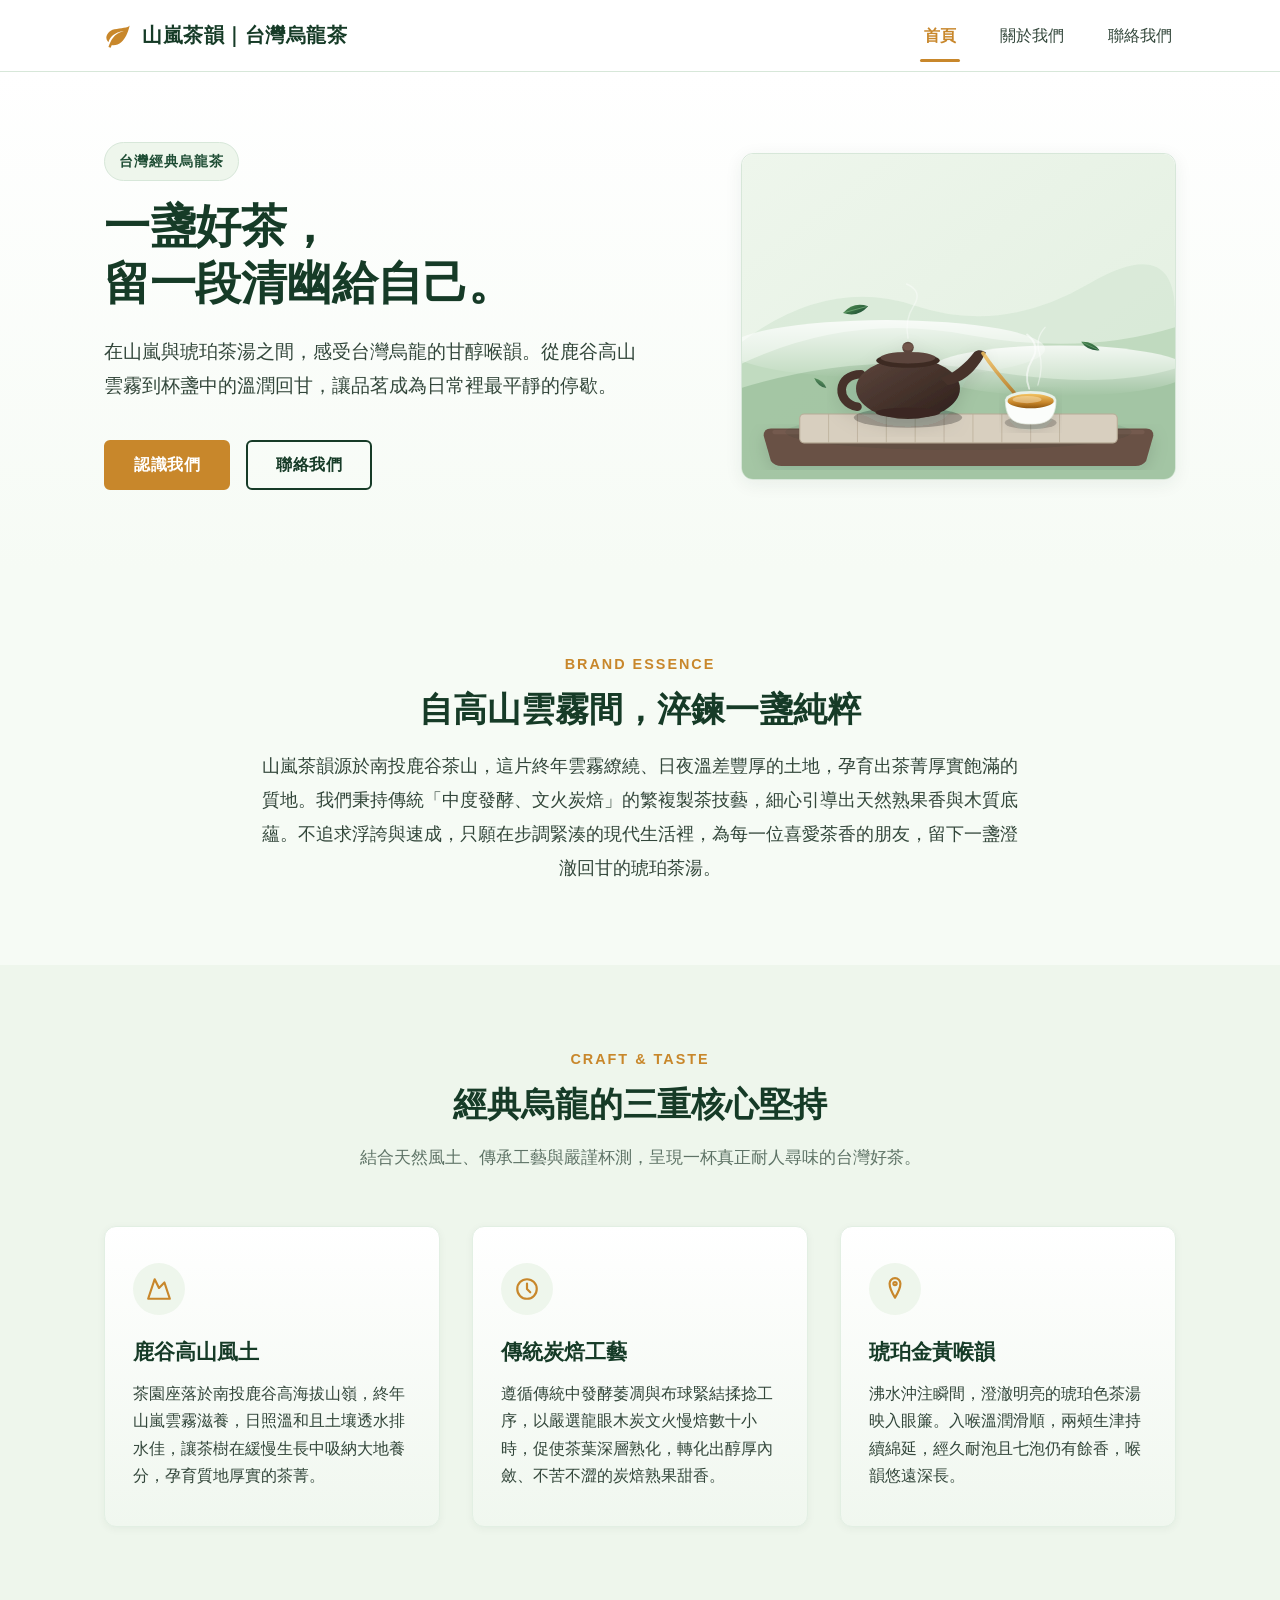
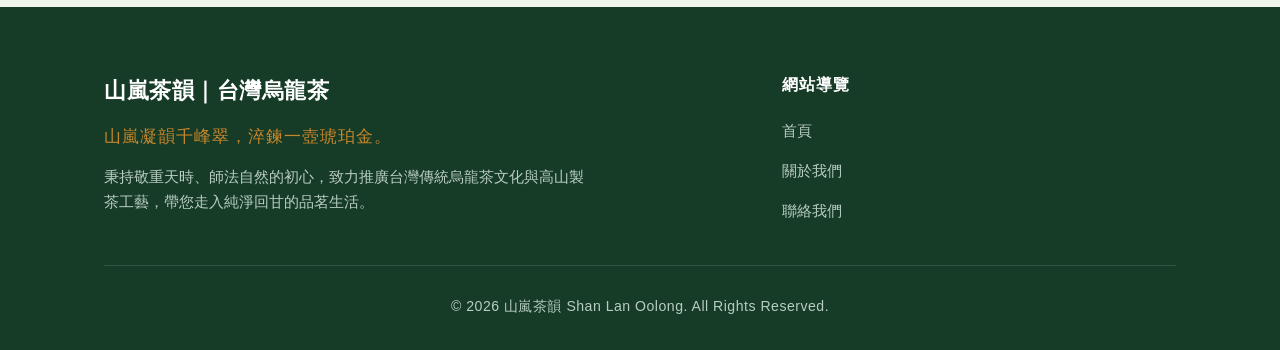
<file: pages/index.html>
<!DOCTYPE html>
<html lang="zh-Hant">
<head>
  <meta charset="UTF-8">
  <meta name="viewport" content="width=device-width, initial-scale=1.0">
  <meta name="description" content="山嵐茶韻致力於介紹台灣烏龍茶文化、鹿谷風土與傳統炭焙工藝。一盞好茶，留一段清幽給自己，感受台灣烏龍的甘醇喉韻。">
  <title>首頁｜山嵐茶韻 台灣烏龍茶</title>
  <link rel="stylesheet" href="assets/css/site.css">
</head>
<body>

  <!-- 置頂固定導覽列 -->
  <header class="site-header">
    <div class="container nav-wrapper">
      <a href="index.html" class="brand-logo" aria-label="山嵐茶韻 首頁">
        <svg class="brand-icon" viewBox="0 0 24 24" aria-hidden="true">
          <path d="M17 8C8 10 5.9 16.17 3.82 21.34L5.71 22l1-2.3A4.49 4.49 0 0 0 8 20C19 20 22 3 22 3c-1 2-8 2.25-13 3.25S2 11.5 2 13.5s1.75 3.75 1.75 3.75C7 8 17 8 17 8z"/>
        </svg>
        <span>山嵐茶韻｜台灣烏龍茶</span>
      </a>

      <!-- 手機版漢堡切換按鈕 -->
      <button class="nav-toggle" aria-label="切換導覽選單" aria-expanded="false" aria-controls="primary-navigation">
        <span class="hamburger-line"></span>
      </button>

      <!-- 導覽選單列表 -->
      <nav id="primary-navigation">
        <ul class="nav-menu">
          <li class="nav-item">
            <a href="index.html" class="nav-link active" aria-current="page">首頁</a>
          </li>
          <li class="nav-item">
            <a href="about.html" class="nav-link">關於我們</a>
          </li>
          <li class="nav-item">
            <a href="contact.html" class="nav-link">聯絡我們</a>
          </li>
        </ul>
      </nav>
    </div>
  </header>

  <main>
    <!-- 主視覺區塊 (Hero 雙欄) -->
    <section class="hero">
      <div class="container hero-grid">
        <div class="hero-content">
          <span class="hero-tag">台灣經典烏龍茶</span>
          <h1 class="hero-title">一盞好茶，<br>留一段清幽給自己。</h1>
          <p class="hero-intro">在山嵐與琥珀茶湯之間，感受台灣烏龍的甘醇喉韻。從鹿谷高山雲霧到杯盞中的溫潤回甘，讓品茗成為日常裡最平靜的停歇。</p>
          <div class="btn-group">
            <a href="about.html" class="btn btn--primary">認識我們</a>
            <a href="contact.html" class="btn btn--secondary">聯絡我們</a>
          </div>
        </div>
        <div class="hero-image-box">
          <img src="assets/images/hero-tea.svg" alt="紫砂茶壺正將溫潤澄澈的琥珀金烏龍茶湯傾注入白瓷品茗杯中，背景伴隨淡雅山嵐與茶葉意象" width="600" height="450">
        </div>
      </div>
    </section>

    <!-- 品牌簡介區塊 (單欄置中) -->
    <section class="section">
      <div class="container intro-center">
        <span class="section-tag">BRAND ESSENCE</span>
        <h2 class="section-title">自高山雲霧間，淬鍊一盞純粹</h2>
        <p>
          山嵐茶韻源於南投鹿谷茶山，這片終年雲霧繚繞、日夜溫差豐厚的土地，孕育出茶菁厚實飽滿的質地。我們秉持傳統「中度發酵、文火炭焙」的繁複製茶技藝，細心引導出天然熟果香與木質底蘊。不追求浮誇與速成，只願在步調緊湊的現代生活裡，為每一位喜愛茶香的朋友，留下一盞澄澈回甘的琥珀茶湯。
        </p>
      </div>
    </section>

    <!-- 三項核心特色 (三欄卡片) -->
    <section class="section section--alt">
      <div class="container">
        <div class="section-header">
          <span class="section-tag">CRAFT & TASTE</span>
          <h2 class="section-title">經典烏龍的三重核心堅持</h2>
          <p class="section-desc">結合天然風土、傳承工藝與嚴謹杯測，呈現一杯真正耐人尋味的台灣好茶。</p>
        </div>

        <div class="card-grid">
          <!-- 特色 1 -->
          <article class="card">
            <div class="card-icon" aria-hidden="true">
              <svg width="26" height="26" viewBox="0 0 24 24" fill="none" stroke="currentColor" stroke-width="2" stroke-linecap="round" stroke-linejoin="round">
                <path d="M8 3l4 8 5-5 5 15H2L8 3z"/>
              </svg>
            </div>
            <h3 class="card-title">鹿谷高山風土</h3>
            <p class="card-text">茶園座落於南投鹿谷高海拔山嶺，終年山嵐雲霧滋養，日照溫和且土壤透水排水佳，讓茶樹在緩慢生長中吸納大地養分，孕育質地厚實的茶菁。</p>
          </article>

          <!-- 特色 2 -->
          <article class="card">
            <div class="card-icon" aria-hidden="true">
              <svg width="26" height="26" viewBox="0 0 24 24" fill="none" stroke="currentColor" stroke-width="2" stroke-linecap="round" stroke-linejoin="round">
                <circle cx="12" cy="12" r="9"/>
                <path d="M12 7v5l3 3"/>
              </svg>
            </div>
            <h3 class="card-title">傳統炭焙工藝</h3>
            <p class="card-text">遵循傳統中發酵萎凋與布球緊結揉捻工序，以嚴選龍眼木炭文火慢焙數十小時，促使茶葉深層熟化，轉化出醇厚內斂、不苦不澀的炭焙熟果甜香。</p>
          </article>

          <!-- 特色 3 -->
          <article class="card">
            <div class="card-icon" aria-hidden="true">
              <svg width="26" height="26" viewBox="0 0 24 24" fill="none" stroke="currentColor" stroke-width="2" stroke-linecap="round" stroke-linejoin="round">
                <path d="M12 2a5 5 0 0 1 5 5c0 5-5 13-5 13S7 12 7 7a5 5 0 0 1 5-5z"/>
                <circle cx="12" cy="7" r="1.5"/>
              </svg>
            </div>
            <h3 class="card-title">琥珀金黃喉韻</h3>
            <p class="card-text">沸水沖注瞬間，澄澈明亮的琥珀色茶湯映入眼簾。入喉溫潤滑順，兩頰生津持續綿延，經久耐泡且七泡仍有餘香，喉韻悠遠深長。</p>
          </article>
        </div>
      </div>
    </section>
  </main>

  <!-- 共用頁尾 -->
  <footer class="site-footer">
    <div class="container">
      <div class="footer-top">
        <div class="footer-brand">
          <div class="footer-brand-name">山嵐茶韻｜台灣烏龍茶</div>
          <div class="footer-slogan">山嵐凝韻千峰翠，淬鍊一壺琥珀金。</div>
          <p class="footer-desc">
            秉持敬重天時、師法自然的初心，致力推廣台灣傳統烏龍茶文化與高山製茶工藝，帶您走入純淨回甘的品茗生活。
          </p>
        </div>

        <div class="footer-nav">
          <div class="footer-nav-title">網站導覽</div>
          <ul class="footer-nav-list">
            <li><a href="index.html" class="footer-nav-link">首頁</a></li>
            <li><a href="about.html" class="footer-nav-link">關於我們</a></li>
            <li><a href="contact.html" class="footer-nav-link">聯絡我們</a></li>
          </ul>
        </div>
      </div>

      <div class="footer-bottom">
        <p class="footer-copyright">&copy; 2026 山嵐茶韻 Shan Lan Oolong. All Rights Reserved.</p>
      </div>
    </div>
  </footer>

  <script src="assets/js/site.js"></script>
</body>
</html>
</file>
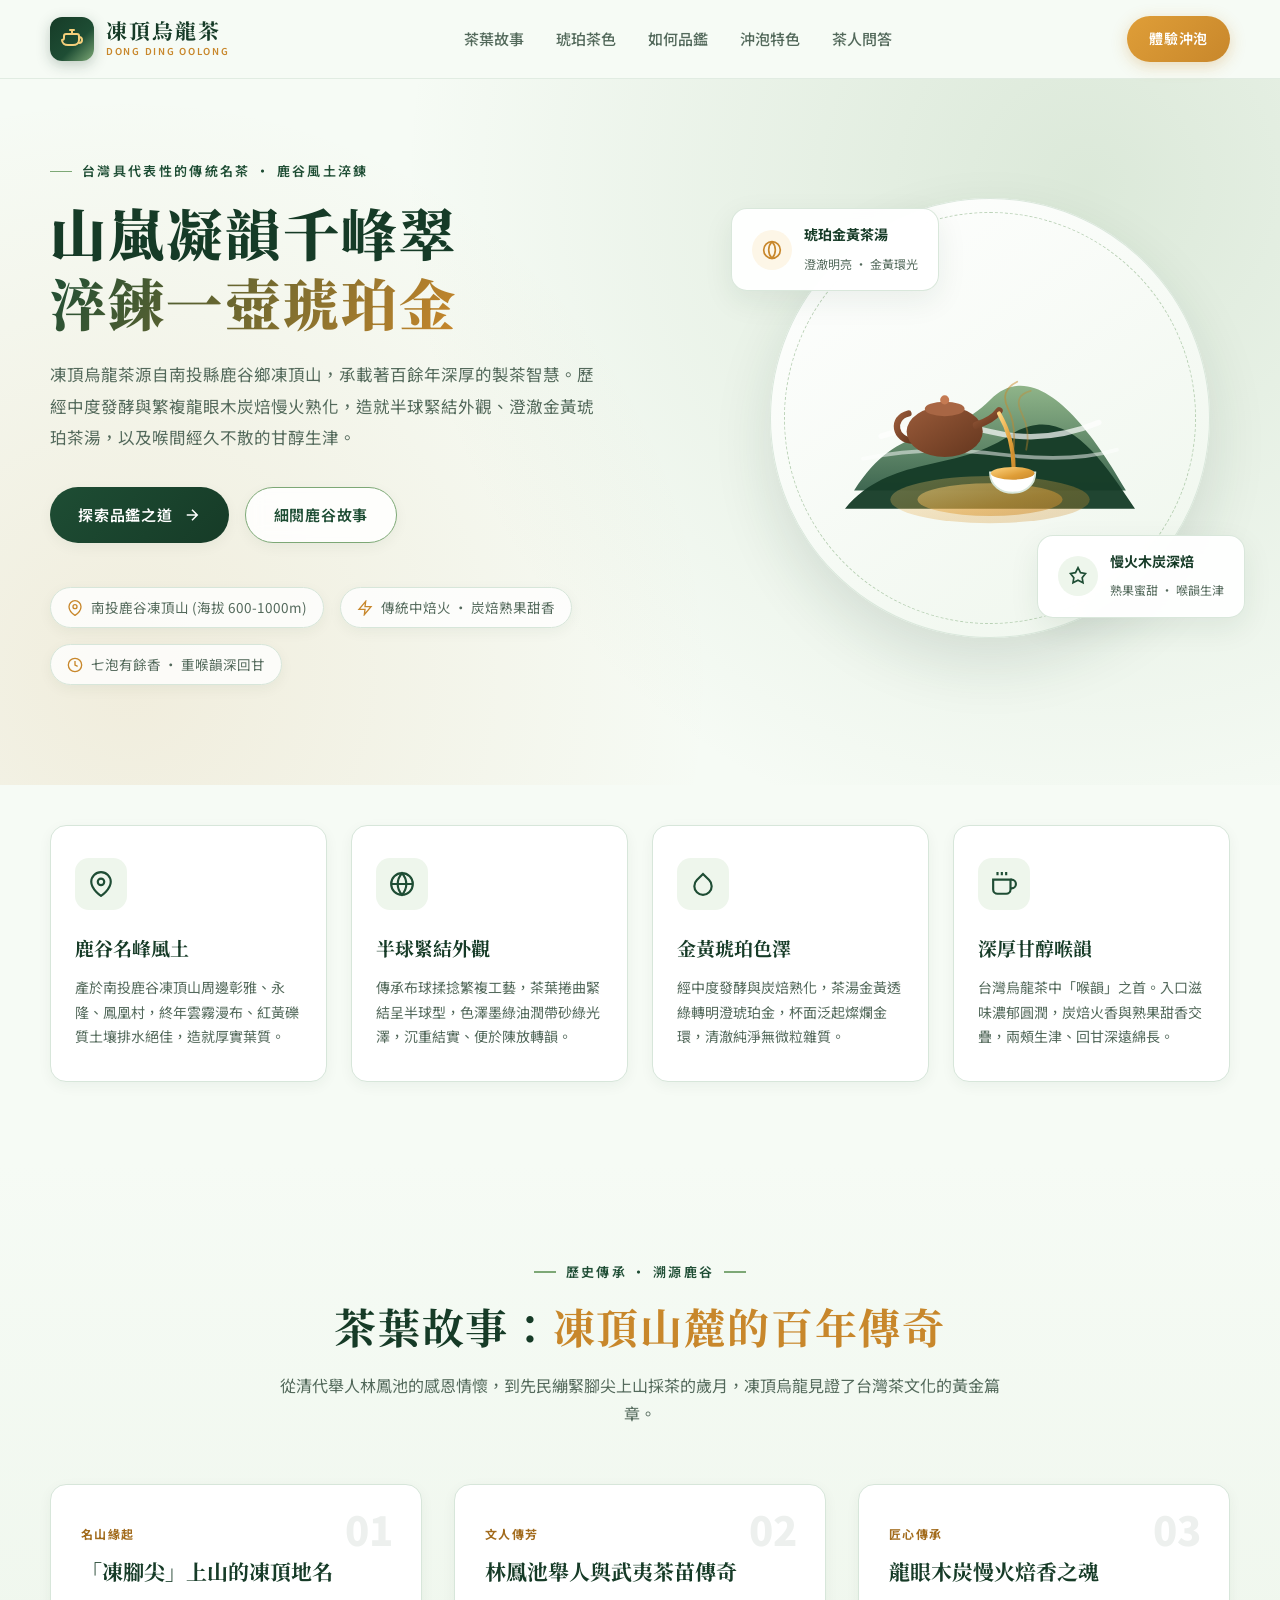
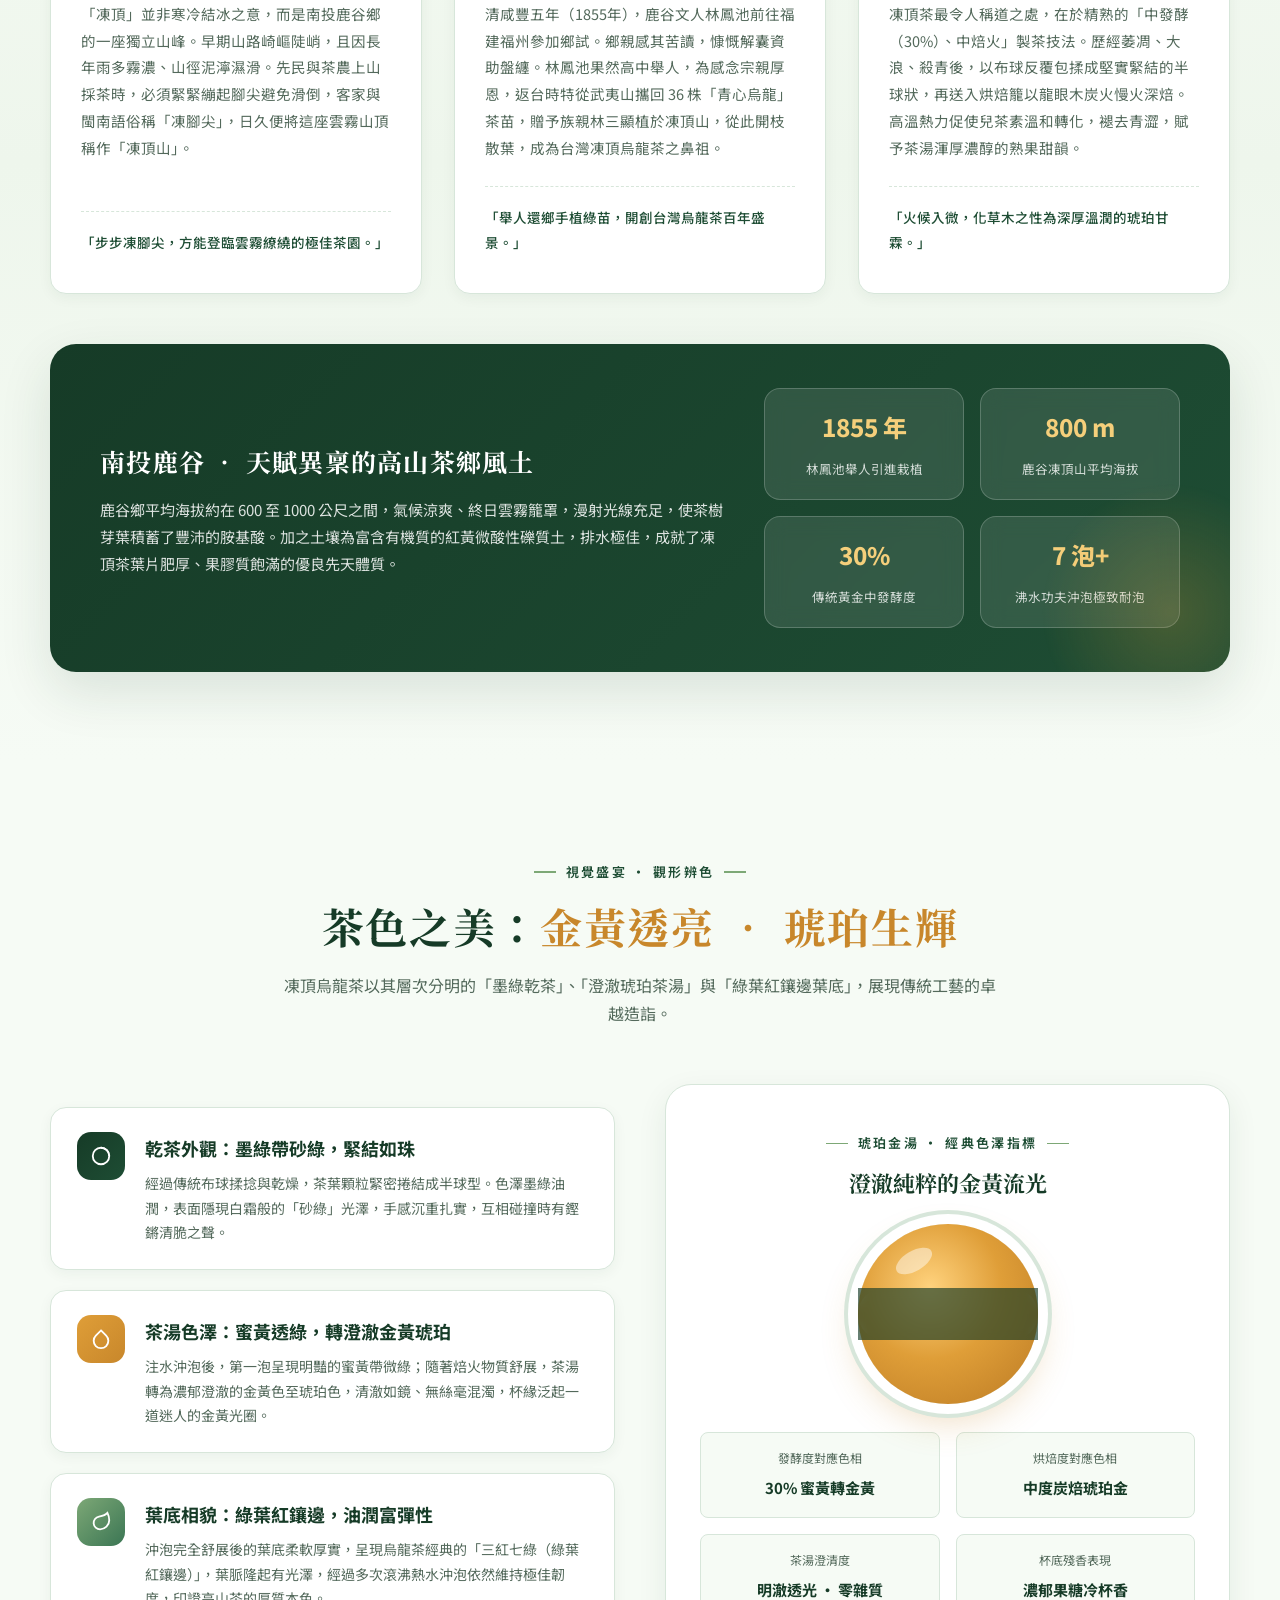
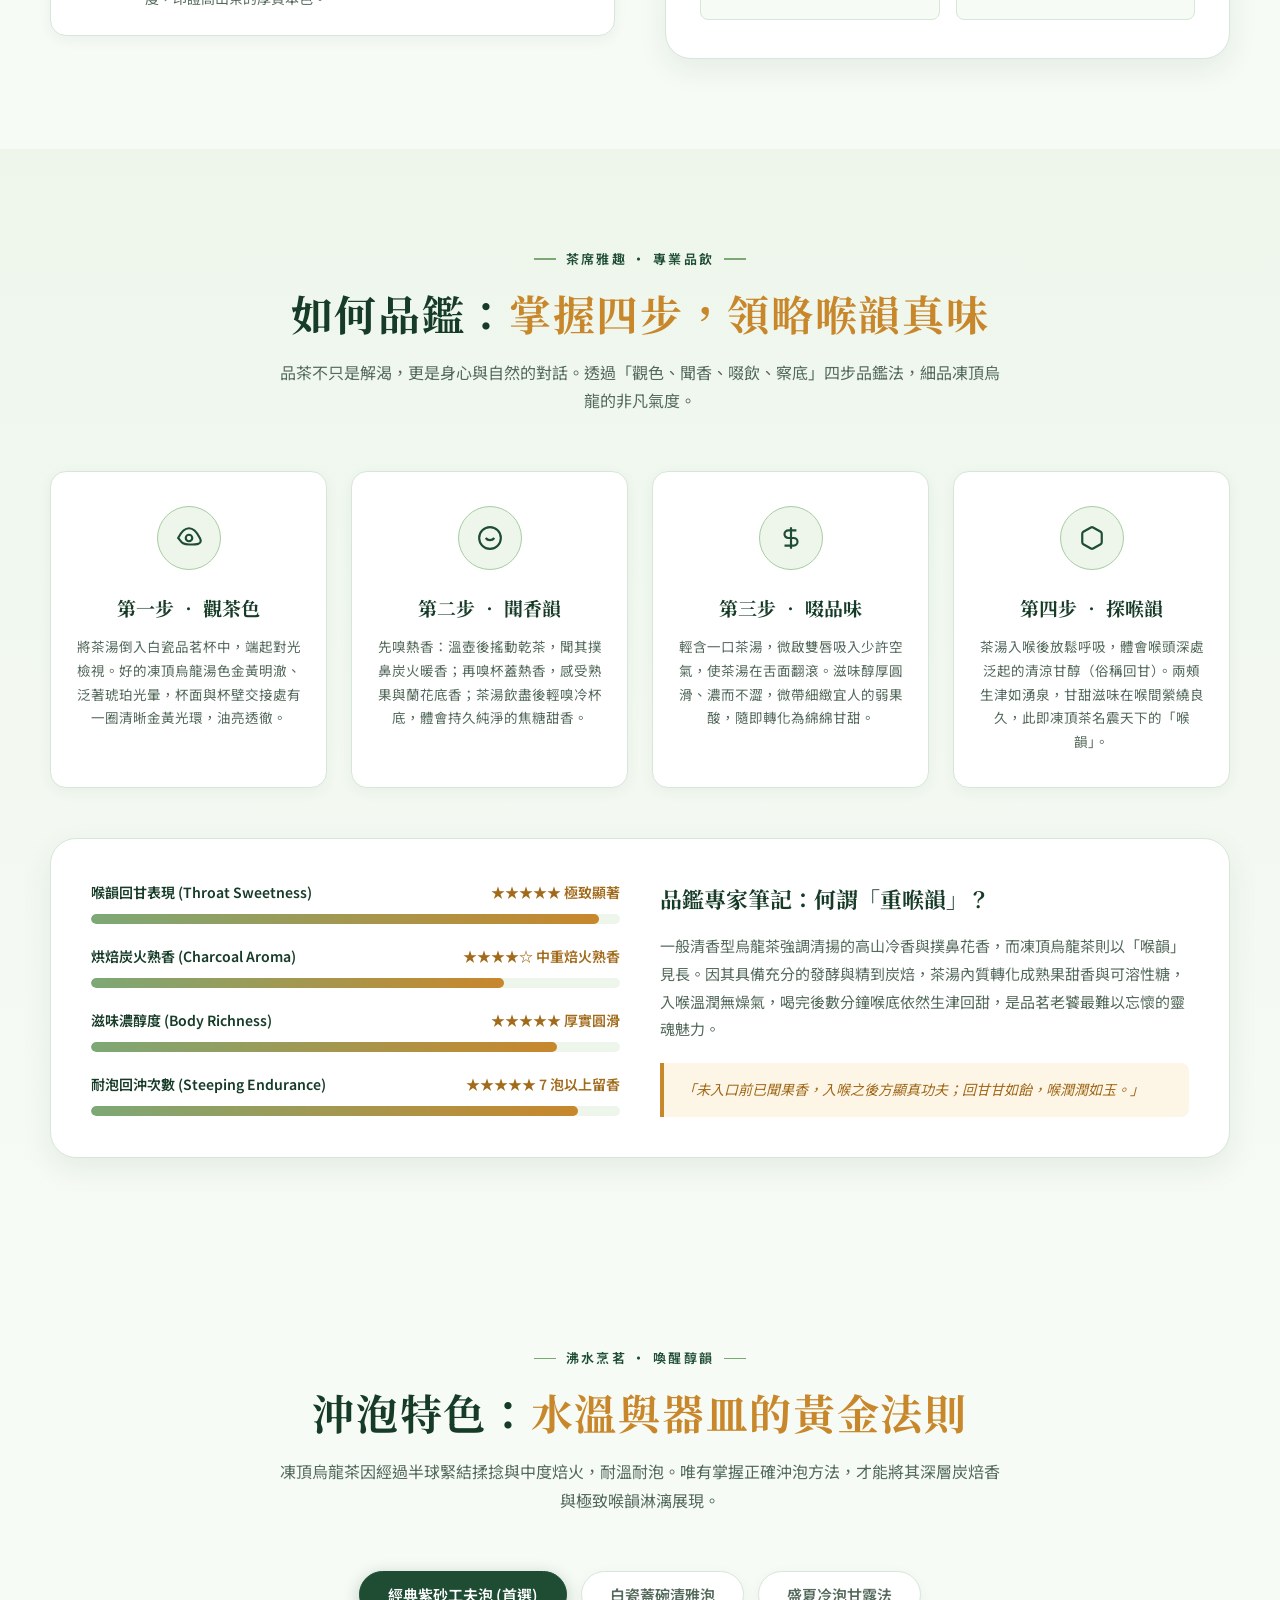
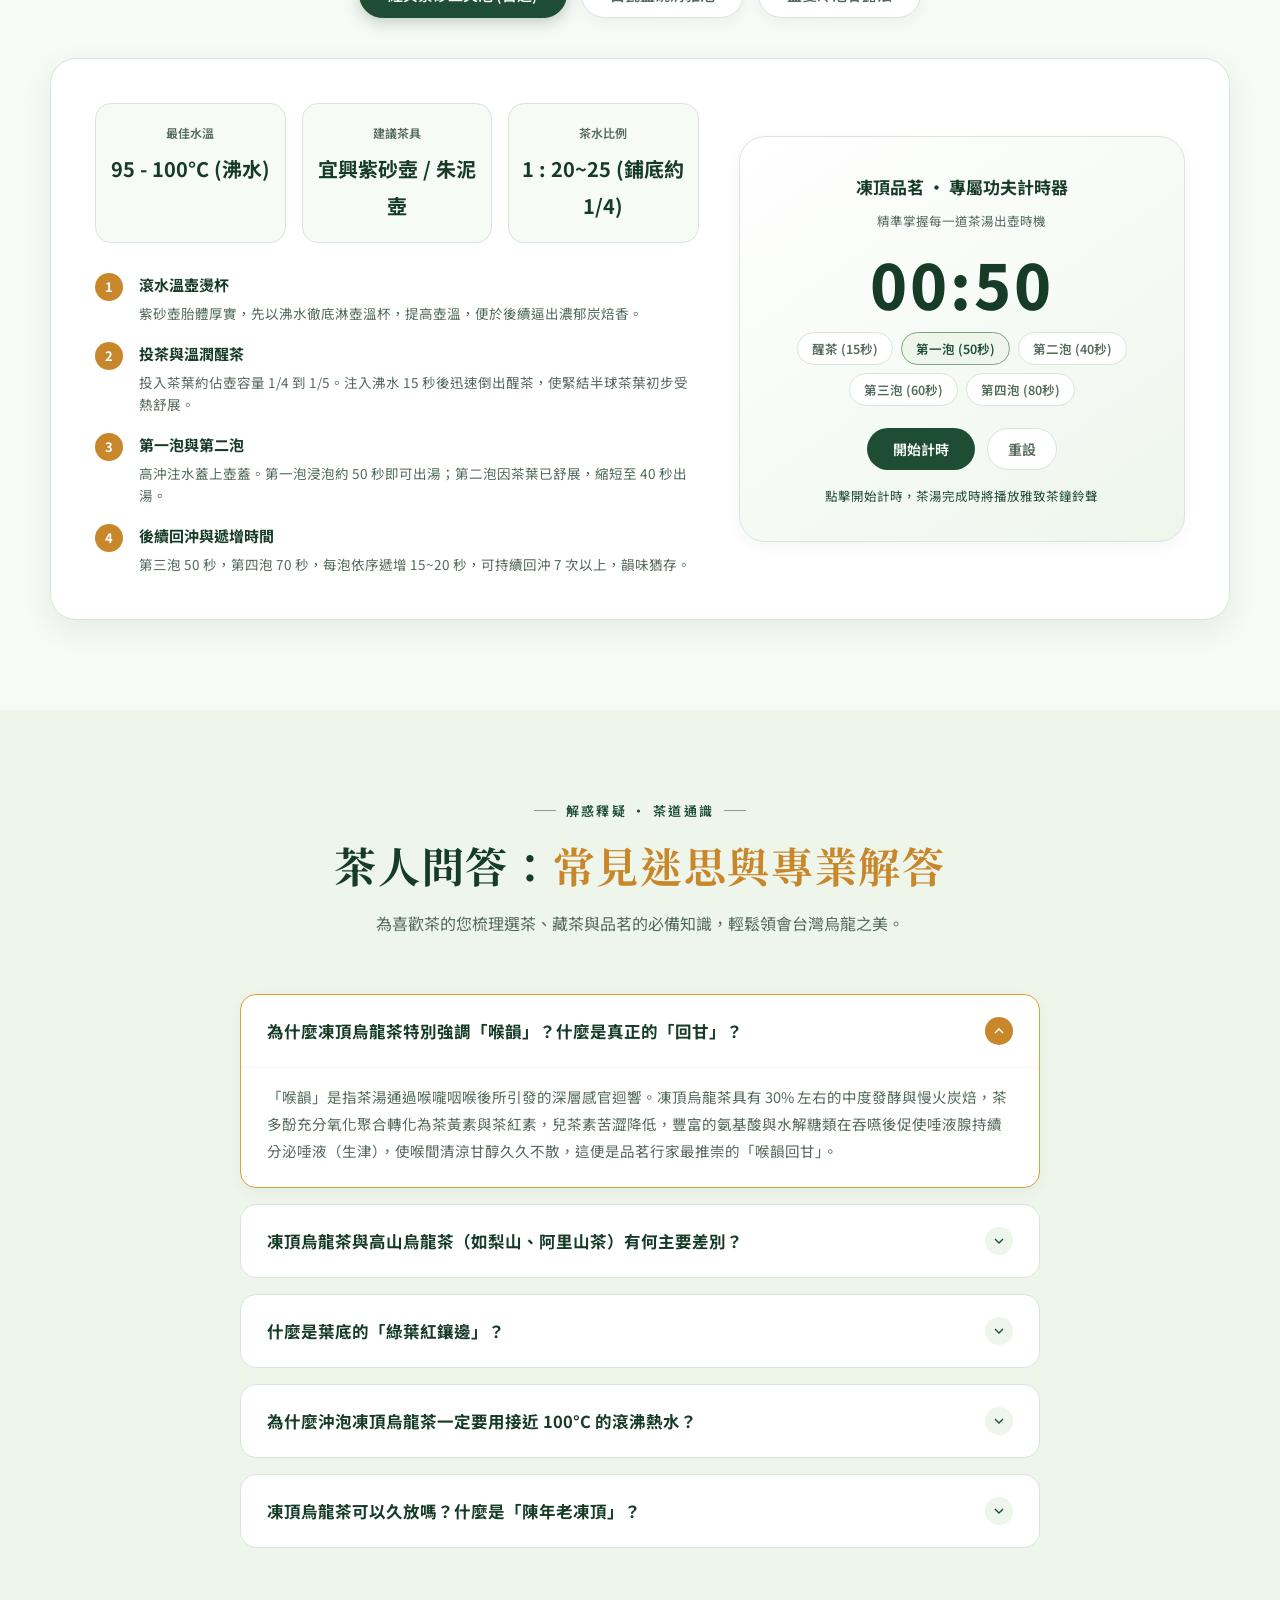
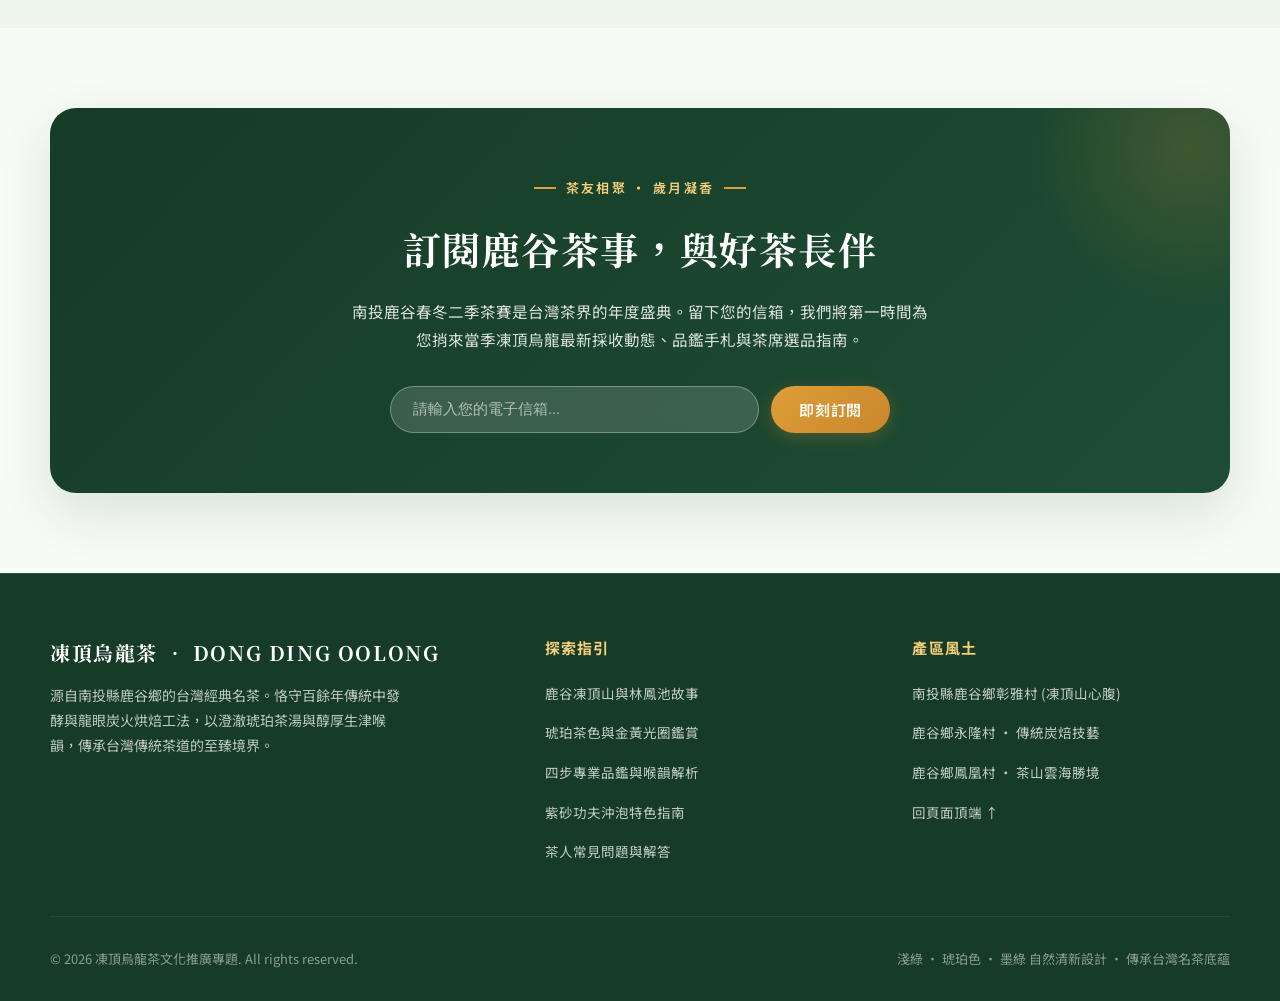
<file: refined/index.html>
<!DOCTYPE html>
<html lang="zh-Hant">
<head>
  <meta charset="UTF-8">
  <meta name="viewport" content="width=device-width, initial-scale=1.0">
  <meta name="description" content="台灣傳統名茶——凍頂烏龍茶專題。探尋南投鹿谷凍頂山風土傳奇、林鳳池舉人茶苗歷史、澄澈琥珀金黃茶色、專業品鑑之道與傳統炭焙沖泡特色。">
  <title>凍頂烏龍茶｜山嵐凝韻 ‧ 琥珀醇香</title>
  <link rel="preconnect" href="https://fonts.googleapis.com">
  <link rel="preconnect" href="https://fonts.gstatic.com" crossorigin>
  <link href="https://fonts.googleapis.com/css2?family=Noto+Sans+TC:wght@300;400;500;600;700&family=Noto+Serif+TC:wght@400;500;600;700;900&display=swap" rel="stylesheet">
  <style>
    :root {
      /* 品牌核心顏色：淺綠、琥珀色、墨綠 */
      --green-dark: #163b27;         /* 墨綠：深沉穩重、山林幽靜 */
      --green-forest: #1e4d34;       /* 墨綠偏林：主色調 */
      --green-medium: #3b7654;       /* 中墨綠：段落與強調 */
      --green-light: #7da876;        /* 淺綠：清新自然、茶芽生機 */
      --green-soft: #a8cca2;         /* 柔和淺綠：邊框與高光 */
      --green-mist: #eef6ec;         /* 淺綠霧白：柔和背景 */
      --green-tint: #f6fbf5;         /* 極淡淺綠基底 */

      --amber-dark: #a26b1c;         /* 深琥珀：熟成焙火色 */
      --amber-primary: #c8872b;      /* 琥珀色：茶湯靈魂色澤 */
      --amber-gold: #df9e38;         /* 琥珀金：溫暖金光 */
      --amber-light: #f5cf7b;        /* 淺金琥珀：亮點點綴 */
      --amber-mist: #fdf6e7;         /* 琥珀霧金：背景柔光 */

      /* 中性與字體色 */
      --text-main: #14271c;          /* 墨綠深灰文字 */
      --text-muted: #53695b;         /* 沉穩次文字 */
      --text-light: #7b9483;         /* 輔助標註色 */
      --border-color: #d7e6da;       /* 柔和葉綠邊框 */
      --surface-white: #ffffff;      /* 純白卡片 */

      /* 陰影與圓角 */
      --shadow-sm: 0 4px 14px rgba(22, 59, 39, 0.05);
      --shadow-md: 0 10px 30px rgba(22, 59, 39, 0.08);
      --shadow-lg: 0 20px 52px rgba(22, 59, 39, 0.12);
      --radius-sm: 8px;
      --radius-md: 16px;
      --radius-lg: 26px;
      --radius-full: 9999px;
    }

    * {
      box-sizing: border-box;
      margin: 0;
      padding: 0;
    }

    html {
      scroll-behavior: smooth;
    }

    body {
      background-color: var(--green-tint);
      color: var(--text-main);
      font-family: "Noto Sans TC", -apple-system, BlinkMacSystemFont, "Segoe UI", Roboto, "PingFang TC", "Microsoft JhengHei", sans-serif;
      font-size: 16px;
      line-height: 1.85;
      -webkit-font-smoothing: antialiased;
      overflow-x: hidden;
    }

    a {
      color: inherit;
      text-decoration: none;
      transition: all 0.25s ease;
    }

    button {
      font-family: inherit;
      cursor: pointer;
      border: none;
      outline: none;
      background: none;
      transition: all 0.25s ease;
    }

    .container {
      width: min(1180px, calc(100% - 48px));
      margin: 0 auto;
    }

    .serif {
      font-family: "Noto Serif TC", "Source Han Serif TC", Georgia, serif;
    }

    /* 眉標與章節標題 */
    .eyebrow {
      display: inline-flex;
      align-items: center;
      gap: 10px;
      color: var(--green-forest);
      font-size: 13px;
      font-weight: 600;
      letter-spacing: 0.18em;
      text-transform: uppercase;
      margin-bottom: 14px;
    }

    .eyebrow::before, .eyebrow::after {
      content: "";
      width: 22px;
      height: 1.5px;
      background: var(--green-light);
    }

    .eyebrow-left::after {
      display: none;
    }

    .section-header {
      text-align: center;
      max-width: 720px;
      margin: 0 auto 56px;
    }

    .section-title {
      font-size: clamp(28px, 3.8vw, 42px);
      font-weight: 700;
      color: var(--green-dark);
      line-height: 1.35;
      letter-spacing: 0.04em;
      margin-bottom: 16px;
    }

    .section-title em {
      color: var(--amber-primary);
      font-style: normal;
    }

    .section-subtitle {
      font-size: 16px;
      color: var(--text-muted);
      line-height: 1.8;
    }

    /* 按鈕元件 */
    .btn {
      display: inline-flex;
      align-items: center;
      justify-content: center;
      gap: 10px;
      padding: 13px 28px;
      font-size: 15px;
      font-weight: 600;
      letter-spacing: 0.05em;
      border-radius: var(--radius-full);
      box-shadow: var(--shadow-sm);
      transition: all 0.3s ease;
    }

    .btn:hover {
      transform: translateY(-2px);
      box-shadow: var(--shadow-md);
    }

    .btn-forest {
      background: linear-gradient(135deg, var(--green-forest) 0%, var(--green-dark) 100%);
      color: #ffffff;
    }

    .btn-forest:hover {
      background: linear-gradient(135deg, var(--green-medium) 0%, var(--green-forest) 100%);
    }

    .btn-amber {
      background: linear-gradient(135deg, var(--amber-gold) 0%, var(--amber-primary) 100%);
      color: #ffffff;
      box-shadow: 0 4px 16px rgba(200, 135, 43, 0.3);
    }

    .btn-amber:hover {
      background: linear-gradient(135deg, var(--amber-primary) 0%, var(--amber-dark) 100%);
    }

    .btn-outline {
      border: 1.5px solid var(--green-light);
      color: var(--green-forest);
      background: rgba(255, 255, 255, 0.85);
      backdrop-filter: blur(8px);
    }

    .btn-outline:hover {
      background: var(--green-forest);
      color: #ffffff;
      border-color: var(--green-forest);
    }

    /* ========================================================
       導覽列 (Navbar)
       ======================================================== */
    .navbar {
      position: sticky;
      top: 0;
      z-index: 100;
      background: rgba(246, 251, 245, 0.93);
      backdrop-filter: blur(14px);
      border-bottom: 1px solid rgba(215, 230, 218, 0.7);
      transition: all 0.3s ease;
    }

    .navbar-inner {
      display: flex;
      align-items: center;
      justify-content: space-between;
      height: 78px;
    }

    .brand-logo {
      display: flex;
      align-items: center;
      gap: 12px;
    }

    .brand-symbol {
      width: 44px;
      height: 44px;
      border-radius: 12px;
      background: linear-gradient(135deg, var(--green-dark) 0%, var(--green-forest) 60%, var(--green-light) 100%);
      display: flex;
      align-items: center;
      justify-content: center;
      color: var(--amber-light);
      box-shadow: 0 4px 14px rgba(22, 59, 39, 0.25);
    }

    .brand-text h1 {
      font-size: 21px;
      font-weight: 700;
      color: var(--green-dark);
      letter-spacing: 0.1em;
      line-height: 1.2;
    }

    .brand-text span {
      font-size: 9.5px;
      font-weight: 600;
      color: var(--amber-primary);
      letter-spacing: 0.18em;
      display: block;
    }

    .nav-menu {
      display: flex;
      align-items: center;
      gap: 32px;
      list-style: none;
    }

    .nav-link {
      font-size: 15px;
      font-weight: 500;
      color: var(--text-muted);
      position: relative;
      padding: 6px 0;
    }

    .nav-link::after {
      content: "";
      position: absolute;
      bottom: 0;
      left: 0;
      width: 100%;
      height: 2px;
      background: var(--amber-primary);
      transform: scaleX(0);
      transform-origin: right;
      transition: transform 0.3s ease;
    }

    .nav-link:hover {
      color: var(--green-dark);
    }

    .nav-link:hover::after {
      transform: scaleX(1);
      transform-origin: left;
    }

    .mobile-toggle {
      display: none;
      font-size: 24px;
      color: var(--green-dark);
      padding: 6px;
    }

    /* ========================================================
       Hero 旗艦主視覺區 (Hero Section)
       ======================================================== */
    .hero {
      position: relative;
      padding: 72px 0 100px;
      overflow: hidden;
      background: radial-gradient(circle at 85% 15%, rgba(125, 168, 118, 0.22) 0%, transparent 55%),
                  radial-gradient(circle at 10% 85%, rgba(200, 135, 43, 0.12) 0%, transparent 45%),
                  var(--green-tint);
    }

    .hero-grid {
      display: grid;
      grid-template-columns: 1.15fr 0.85fr;
      gap: 52px;
      align-items: center;
    }

    .hero-content {
      position: relative;
      z-index: 2;
    }

    .hero-title {
      font-size: clamp(34px, 4.6vw, 56px);
      font-weight: 900;
      color: var(--green-dark);
      line-height: 1.25;
      letter-spacing: 0.04em;
      margin-bottom: 22px;
    }

    .hero-title .highlight {
      background: linear-gradient(120deg, var(--green-forest) 0%, var(--amber-primary) 100%);
      -webkit-background-clip: text;
      -webkit-text-fill-color: transparent;
      display: inline-block;
    }

    .hero-desc {
      font-size: 16.5px;
      color: var(--text-muted);
      line-height: 1.9;
      margin-bottom: 34px;
      max-width: 560px;
    }

    .hero-actions {
      display: flex;
      flex-wrap: wrap;
      gap: 16px;
      margin-bottom: 44px;
    }

    .hero-badges {
      display: flex;
      flex-wrap: wrap;
      gap: 16px;
    }

    .hero-badge-item {
      display: flex;
      align-items: center;
      gap: 8px;
      font-size: 13.5px;
      color: var(--text-muted);
      background: rgba(255, 255, 255, 0.8);
      padding: 7px 16px;
      border-radius: var(--radius-full);
      border: 1px solid var(--border-color);
      box-shadow: var(--shadow-sm);
    }

    .hero-badge-item svg {
      color: var(--amber-primary);
    }

    /* 藝術感茶席插畫 */
    .hero-visual {
      position: relative;
      display: flex;
      justify-content: center;
      align-items: center;
      min-height: 450px;
    }

    .art-ring-canvas {
      position: relative;
      width: 100%;
      max-width: 440px;
      aspect-ratio: 1/1;
      border-radius: 50%;
      background: linear-gradient(145deg, #ffffff, var(--green-mist));
      box-shadow: 0 25px 60px rgba(22, 59, 39, 0.12), inset 0 0 0 1px rgba(215, 230, 218, 0.9);
      display: flex;
      align-items: center;
      justify-content: center;
      overflow: hidden;
    }

    .art-pulse-ring {
      position: absolute;
      inset: 14px;
      border-radius: 50%;
      border: 1px dashed rgba(125, 168, 118, 0.5);
      animation: spinClockwise 60s linear infinite;
    }

    @keyframes spinClockwise {
      from { transform: rotate(0deg); }
      to { transform: rotate(360deg); }
    }

    .floating-chip {
      position: absolute;
      background: rgba(255, 255, 255, 0.95);
      backdrop-filter: blur(12px);
      padding: 13px 20px;
      border-radius: var(--radius-md);
      box-shadow: var(--shadow-md);
      border: 1px solid rgba(215, 230, 218, 0.95);
      display: flex;
      align-items: center;
      gap: 12px;
      z-index: 3;
      animation: floatChip 4.5s ease-in-out infinite alternate;
    }

    .chip-one {
      top: 15px;
      left: -20px;
    }

    .chip-two {
      bottom: 25px;
      right: -15px;
      animation-delay: -2.2s;
    }

    @keyframes floatChip {
      0% { transform: translateY(0px); }
      100% { transform: translateY(-12px); }
    }

    .chip-icon {
      width: 40px;
      height: 40px;
      border-radius: 50%;
      display: flex;
      align-items: center;
      justify-content: center;
      font-size: 18px;
      flex-shrink: 0;
    }

    .chip-icon-amber {
      background: var(--amber-mist);
      color: var(--amber-primary);
    }

    .chip-icon-green {
      background: var(--green-mist);
      color: var(--green-forest);
    }

    .chip-text strong {
      display: block;
      font-size: 14px;
      color: var(--green-dark);
    }

    .chip-text span {
      font-size: 12px;
      color: var(--text-muted);
    }

    /* ========================================================
       風土與四大精髓 (Highlights Banner)
       ======================================================== */
    .four-essences {
      padding: 40px 0 80px;
    }

    .essence-grid {
      display: grid;
      grid-template-columns: repeat(4, 1fr);
      gap: 24px;
    }

    .essence-card {
      background: var(--surface-white);
      padding: 32px 24px;
      border-radius: var(--radius-md);
      box-shadow: var(--shadow-sm);
      border: 1px solid var(--border-color);
      transition: all 0.3s ease;
      position: relative;
      overflow: hidden;
    }

    .essence-card::before {
      content: "";
      position: absolute;
      top: 0;
      left: 0;
      right: 0;
      height: 3px;
      background: linear-gradient(90deg, var(--green-light), var(--amber-primary));
      opacity: 0;
      transition: opacity 0.3s ease;
    }

    .essence-card:hover {
      transform: translateY(-5px);
      box-shadow: var(--shadow-md);
      border-color: var(--green-soft);
    }

    .essence-card:hover::before {
      opacity: 1;
    }

    .essence-icon {
      width: 52px;
      height: 52px;
      border-radius: 14px;
      background: var(--green-mist);
      color: var(--green-forest);
      display: flex;
      align-items: center;
      justify-content: center;
      margin-bottom: 20px;
    }

    .essence-card h3 {
      font-size: 19px;
      font-weight: 700;
      color: var(--green-dark);
      margin-bottom: 10px;
    }

    .essence-card p {
      font-size: 14px;
      color: var(--text-muted);
      line-height: 1.75;
    }

    /* ========================================================
       茶葉故事與由來 (Story & Origin Section)
       ======================================================== */
    .story-section {
      padding: 90px 0;
      background: linear-gradient(180deg, var(--green-tint) 0%, var(--green-mist) 50%, var(--green-tint) 100%);
    }

    .story-grid {
      display: grid;
      grid-template-columns: repeat(3, 1fr);
      gap: 32px;
      margin-bottom: 50px;
    }

    .story-box {
      background: var(--surface-white);
      border-radius: var(--radius-md);
      padding: 38px 30px;
      border: 1px solid var(--border-color);
      box-shadow: var(--shadow-sm);
      display: flex;
      flex-direction: column;
      position: relative;
      transition: all 0.35s ease;
    }

    .story-box:hover {
      transform: translateY(-6px);
      box-shadow: var(--shadow-md);
      border-color: var(--amber-gold);
    }

    .story-watermark {
      position: absolute;
      top: 24px;
      right: 28px;
      font-size: 40px;
      font-weight: 900;
      color: rgba(22, 59, 39, 0.08);
      line-height: 1;
    }

    .story-tag {
      font-size: 12px;
      font-weight: 700;
      color: var(--amber-dark);
      letter-spacing: 0.12em;
      text-transform: uppercase;
      margin-bottom: 12px;
    }

    .story-box h3 {
      font-size: 21px;
      color: var(--green-dark);
      font-weight: 700;
      margin-bottom: 14px;
      line-height: 1.4;
    }

    .story-box p {
      font-size: 14.5px;
      color: var(--text-muted);
      line-height: 1.85;
      flex-grow: 1;
    }

    .story-highlight {
      margin-top: 24px;
      padding-top: 18px;
      border-top: 1px dashed var(--border-color);
      font-size: 13.5px;
      color: var(--green-forest);
      font-weight: 500;
    }

    /* 產地風土專題橫幅 */
    .terroir-banner {
      background: linear-gradient(135deg, var(--green-dark) 0%, var(--green-forest) 100%);
      color: #ffffff;
      border-radius: var(--radius-lg);
      padding: 44px 50px;
      display: grid;
      grid-template-columns: 1.2fr 0.8fr;
      gap: 40px;
      align-items: center;
      box-shadow: var(--shadow-lg);
      position: relative;
      overflow: hidden;
    }

    .terroir-banner::after {
      content: "";
      position: absolute;
      right: -70px;
      bottom: -70px;
      width: 260px;
      height: 260px;
      border-radius: 50%;
      background: radial-gradient(circle, rgba(223, 158, 56, 0.22), transparent 70%);
      pointer-events: none;
    }

    .terroir-content h4 {
      font-size: 25px;
      font-weight: 700;
      margin-bottom: 12px;
      letter-spacing: 0.05em;
    }

    .terroir-content p {
      font-size: 15px;
      color: rgba(255, 255, 255, 0.85);
      line-height: 1.8;
    }

    .terroir-stats {
      display: grid;
      grid-template-columns: 1fr 1fr;
      gap: 16px;
    }

    .t-stat-card {
      background: rgba(255, 255, 255, 0.1);
      border: 1px solid rgba(255, 255, 255, 0.2);
      backdrop-filter: blur(10px);
      padding: 16px;
      border-radius: var(--radius-md);
      text-align: center;
    }

    .t-stat-num {
      font-size: 24px;
      font-weight: 800;
      color: var(--amber-light);
      display: block;
      margin-bottom: 4px;
    }

    .t-stat-label {
      font-size: 12.5px;
      color: rgba(255, 255, 255, 0.8);
    }

    /* ========================================================
       茶色與外觀鑑賞 (Tea Color & Aesthetics)
       ======================================================== */
    .color-section {
      padding: 90px 0;
    }

    .color-layout {
      display: grid;
      grid-template-columns: 1fr 1fr;
      gap: 50px;
      align-items: center;
    }

    .tea-color-cards {
      display: flex;
      flex-direction: column;
      gap: 20px;
    }

    .color-aspect-card {
      background: var(--surface-white);
      border: 1px solid var(--border-color);
      border-radius: var(--radius-md);
      padding: 24px 26px;
      box-shadow: var(--shadow-sm);
      display: flex;
      align-items: flex-start;
      gap: 20px;
      transition: all 0.3s ease;
    }

    .color-aspect-card:hover {
      border-color: var(--amber-primary);
      transform: translateX(4px);
      box-shadow: var(--shadow-md);
    }

    .aspect-bullet {
      width: 48px;
      height: 48px;
      border-radius: 14px;
      display: flex;
      align-items: center;
      justify-content: center;
      flex-shrink: 0;
      color: #ffffff;
      font-size: 20px;
    }

    .bullet-dry {
      background: linear-gradient(135deg, var(--green-dark), var(--green-forest));
    }

    .bullet-soup {
      background: linear-gradient(135deg, var(--amber-gold), var(--amber-primary));
    }

    .bullet-leaf {
      background: linear-gradient(135deg, var(--green-light), var(--green-medium));
    }

    .aspect-body h4 {
      font-size: 18px;
      color: var(--green-dark);
      font-weight: 700;
      margin-bottom: 6px;
    }

    .aspect-body p {
      font-size: 14px;
      color: var(--text-muted);
      line-height: 1.75;
    }

    /* 琥珀茶色圖解視覺 */
    .liquor-showcase {
      background: var(--surface-white);
      border-radius: var(--radius-lg);
      padding: 38px 34px;
      border: 1px solid var(--border-color);
      box-shadow: var(--shadow-md);
      position: relative;
    }

    .liquor-visual-cup {
      width: 180px;
      height: 180px;
      margin: 0 auto 28px;
      border-radius: 50%;
      background: radial-gradient(circle at 40% 35%, #ffd27d 0%, var(--amber-gold) 45%, var(--amber-primary) 80%, var(--amber-dark) 100%);
      box-shadow: 0 0 0 10px #ffffff,
                  0 0 0 14px var(--border-color),
                  0 16px 36px rgba(200, 135, 43, 0.3);
      position: relative;
      display: flex;
      align-items: center;
      justify-content: center;
    }

    .liquor-visual-cup::after {
      content: "";
      position: absolute;
      top: 15%;
      left: 20%;
      width: 40px;
      height: 20px;
      border-radius: 50%;
      background: rgba(255, 255, 255, 0.45);
      transform: rotate(-30deg);
    }

    .liquor-golden-ring {
      font-size: 12px;
      font-weight: 700;
      color: #ffffff;
      background: rgba(22, 59, 39, 0.65);
      padding: 4px 12px;
      border-radius: var(--radius-full);
      backdrop-filter: blur(4px);
    }

    .liquor-meta-list {
      display: grid;
      grid-template-columns: 1fr 1fr;
      gap: 16px;
      margin-top: 24px;
    }

    .meta-item {
      background: var(--green-tint);
      padding: 14px 16px;
      border-radius: var(--radius-sm);
      border: 1px solid var(--border-color);
      text-align: center;
    }

    .meta-item span {
      display: block;
      font-size: 12px;
      color: var(--text-muted);
      margin-bottom: 4px;
    }

    .meta-item strong {
      font-size: 15px;
      color: var(--green-dark);
    }

    /* ========================================================
       如何品鑑 (How to Taste & Appreciate)
       ======================================================== */
    .tasting-section {
      padding: 90px 0;
      background: linear-gradient(180deg, var(--green-mist) 0%, var(--green-tint) 100%);
    }

    .taste-steps-grid {
      display: grid;
      grid-template-columns: repeat(4, 1fr);
      gap: 24px;
      margin-bottom: 50px;
    }

    .taste-card {
      background: var(--surface-white);
      border-radius: var(--radius-md);
      padding: 34px 24px;
      border: 1px solid var(--border-color);
      box-shadow: var(--shadow-sm);
      text-align: center;
      transition: all 0.3s ease;
      position: relative;
    }

    .taste-card:hover {
      transform: translateY(-6px);
      box-shadow: var(--shadow-md);
      border-color: var(--amber-primary);
    }

    .taste-badge-circle {
      width: 64px;
      height: 64px;
      margin: 0 auto 20px;
      border-radius: 50%;
      background: var(--green-mist);
      color: var(--green-forest);
      display: flex;
      align-items: center;
      justify-content: center;
      border: 1.5px solid var(--green-soft);
      font-size: 24px;
    }

    .taste-card h4 {
      font-size: 19px;
      color: var(--green-dark);
      font-weight: 700;
      margin-bottom: 10px;
    }

    .taste-card p {
      font-size: 13.5px;
      color: var(--text-muted);
      line-height: 1.75;
    }

    /* 風味輪與感官雷達數值 */
    .sensory-profile-box {
      background: var(--surface-white);
      border-radius: var(--radius-lg);
      padding: 40px;
      border: 1px solid var(--border-color);
      box-shadow: var(--shadow-md);
      display: grid;
      grid-template-columns: 1fr 1fr;
      gap: 40px;
      align-items: center;
    }

    .profile-bars {
      display: flex;
      flex-direction: column;
      gap: 20px;
    }

    .p-bar-item {
      display: flex;
      flex-direction: column;
      gap: 8px;
    }

    .p-bar-label {
      display: flex;
      justify-content: space-between;
      font-size: 14px;
      font-weight: 600;
      color: var(--green-dark);
    }

    .p-bar-label span:last-child {
      color: var(--amber-dark);
    }

    .p-bar-track {
      height: 10px;
      background: var(--green-mist);
      border-radius: var(--radius-full);
      overflow: hidden;
    }

    .p-bar-fill {
      height: 100%;
      border-radius: var(--radius-full);
      background: linear-gradient(90deg, var(--green-light), var(--amber-primary));
    }

    .profile-text-side h4 {
      font-size: 22px;
      color: var(--green-dark);
      font-weight: 700;
      margin-bottom: 12px;
    }

    .profile-text-side p {
      font-size: 15px;
      color: var(--text-muted);
      line-height: 1.85;
      margin-bottom: 20px;
    }

    .profile-quote {
      background: var(--amber-mist);
      border-left: 4px solid var(--amber-primary);
      padding: 14px 18px;
      border-radius: 0 var(--radius-sm) var(--radius-sm) 0;
      font-size: 14px;
      color: var(--amber-dark);
      font-style: italic;
    }

    /* ========================================================
       沖泡特色與指南 (Brewing Characteristics & Timer)
       ======================================================== */
    .brewing-section {
      padding: 90px 0;
    }

    .brew-tab-nav {
      display: flex;
      justify-content: center;
      gap: 14px;
      margin-bottom: 40px;
    }

    .brew-tab-btn {
      padding: 12px 28px;
      border-radius: var(--radius-full);
      font-size: 15px;
      font-weight: 600;
      color: var(--text-muted);
      background: var(--surface-white);
      border: 1.5px solid var(--border-color);
      box-shadow: var(--shadow-sm);
    }

    .brew-tab-btn.active {
      background: var(--green-forest);
      color: #ffffff;
      border-color: var(--green-forest);
      box-shadow: 0 4px 16px rgba(22, 59, 39, 0.25);
    }

    .brew-content-card {
      background: var(--surface-white);
      border-radius: var(--radius-lg);
      padding: 44px;
      border: 1px solid var(--border-color);
      box-shadow: var(--shadow-md);
    }

    .brew-panel {
      display: none;
    }

    .brew-panel.active {
      display: block;
      animation: fadeIn 0.4s ease;
    }

    @keyframes fadeIn {
      from { opacity: 0; transform: translateY(8px); }
      to { opacity: 1; transform: translateY(0); }
    }

    .brew-detail-grid {
      display: grid;
      grid-template-columns: 1.15fr 0.85fr;
      gap: 40px;
      align-items: center;
    }

    .param-row {
      display: grid;
      grid-template-columns: repeat(3, 1fr);
      gap: 16px;
      margin-bottom: 28px;
    }

    .param-card {
      background: var(--green-tint);
      border: 1px solid var(--border-color);
      border-radius: var(--radius-md);
      padding: 18px 12px;
      text-align: center;
    }

    .param-card .p-title {
      font-size: 12px;
      color: var(--text-muted);
      font-weight: 600;
      display: block;
      margin-bottom: 6px;
    }

    .param-card .p-val {
      font-size: 20px;
      font-weight: 700;
      color: var(--green-dark);
    }

    .step-flow {
      display: flex;
      flex-direction: column;
      gap: 16px;
    }

    .step-unit {
      display: flex;
      align-items: flex-start;
      gap: 16px;
    }

    .step-no {
      width: 28px;
      height: 28px;
      border-radius: 50%;
      background: var(--amber-primary);
      color: #ffffff;
      display: flex;
      align-items: center;
      justify-content: center;
      font-size: 13px;
      font-weight: 700;
      flex-shrink: 0;
      margin-top: 2px;
    }

    .step-detail h5 {
      font-size: 15px;
      font-weight: 700;
      color: var(--green-dark);
      margin-bottom: 3px;
    }

    .step-detail p {
      font-size: 13.5px;
      color: var(--text-muted);
      line-height: 1.65;
    }

    /* 沖泡計時小工具 */
    .timer-card {
      background: linear-gradient(145deg, #ffffff, var(--green-mist));
      border: 1.5px solid var(--border-color);
      border-radius: var(--radius-lg);
      padding: 34px 28px;
      text-align: center;
      box-shadow: var(--shadow-sm);
    }

    .timer-card h4 {
      font-size: 17px;
      font-weight: 700;
      color: var(--green-dark);
      margin-bottom: 6px;
    }

    .timer-card .sub {
      font-size: 12.5px;
      color: var(--text-muted);
      margin-bottom: 20px;
    }

    .timer-digit {
      font-size: 62px;
      font-weight: 800;
      color: var(--green-dark);
      font-variant-numeric: tabular-nums;
      line-height: 1;
      margin-bottom: 18px;
      letter-spacing: 0.05em;
    }

    .timer-chips {
      display: flex;
      justify-content: center;
      flex-wrap: wrap;
      gap: 8px;
      margin-bottom: 22px;
    }

    .timer-chip-btn {
      padding: 6px 14px;
      border-radius: var(--radius-full);
      font-size: 12.5px;
      background: var(--surface-white);
      border: 1px solid var(--border-color);
      color: var(--text-muted);
      font-weight: 600;
    }

    .timer-chip-btn.active {
      background: var(--green-mist);
      color: var(--green-forest);
      border-color: var(--green-light);
    }

    .timer-actions {
      display: flex;
      justify-content: center;
      gap: 12px;
    }

    .btn-t-start {
      background: var(--green-forest);
      color: #ffffff;
      padding: 10px 26px;
      border-radius: var(--radius-full);
      font-weight: 600;
      font-size: 14px;
    }

    .btn-t-reset {
      background: #ffffff;
      border: 1px solid var(--border-color);
      color: var(--text-muted);
      padding: 10px 20px;
      border-radius: var(--radius-full);
      font-weight: 600;
      font-size: 14px;
    }

    .timer-status-msg {
      margin-top: 14px;
      font-size: 12.5px;
      color: var(--green-forest);
      min-height: 19px;
    }

    /* ========================================================
       茶友常見問答 (FAQ Section)
       ======================================================== */
    .faq-section {
      padding: 80px 0;
      background: var(--green-mist);
    }

    .faq-accordion {
      max-width: 800px;
      margin: 0 auto;
      display: flex;
      flex-direction: column;
      gap: 16px;
    }

    .faq-card {
      background: var(--surface-white);
      border-radius: var(--radius-md);
      border: 1px solid var(--border-color);
      overflow: hidden;
      transition: all 0.25s ease;
    }

    .faq-card.active {
      border-color: var(--amber-gold);
      box-shadow: var(--shadow-sm);
    }

    .faq-toggle-btn {
      width: 100%;
      padding: 22px 26px;
      text-align: left;
      display: flex;
      align-items: center;
      justify-content: space-between;
      gap: 16px;
      font-size: 16.5px;
      font-weight: 700;
      color: var(--green-dark);
    }

    .faq-toggle-btn:hover {
      color: var(--amber-primary);
    }

    .faq-arrow {
      width: 28px;
      height: 28px;
      border-radius: 50%;
      background: var(--green-mist);
      display: flex;
      align-items: center;
      justify-content: center;
      color: var(--green-forest);
      transition: transform 0.3s ease;
      flex-shrink: 0;
    }

    .faq-card.active .faq-arrow {
      transform: rotate(180deg);
      background: var(--amber-primary);
      color: #ffffff;
    }

    .faq-content {
      display: none;
      padding: 0 26px 22px;
      font-size: 14.5px;
      color: var(--text-muted);
      line-height: 1.85;
      border-top: 1px solid rgba(215, 230, 218, 0.4);
      padding-top: 16px;
    }

    .faq-card.active .faq-content {
      display: block;
    }

    /* ========================================================
       茶人手札 / 訂閱與交流 (Newsletter CTA)
       ======================================================== */
    .newsletter-section {
      padding: 80px 0;
    }

    .newsletter-banner {
      background: linear-gradient(135deg, var(--green-dark) 0%, var(--green-forest) 100%);
      color: #ffffff;
      border-radius: var(--radius-lg);
      padding: 60px 40px;
      text-align: center;
      position: relative;
      overflow: hidden;
      box-shadow: var(--shadow-lg);
    }

    .newsletter-banner::before {
      content: "";
      position: absolute;
      top: -120px;
      right: -120px;
      width: 320px;
      height: 320px;
      border-radius: 50%;
      background: radial-gradient(circle, rgba(223, 158, 56, 0.18), transparent 70%);
    }

    .newsletter-banner .eyebrow {
      color: var(--amber-light);
    }

    .newsletter-banner .eyebrow::before, .newsletter-banner .eyebrow::after {
      background: var(--amber-gold);
    }

    .newsletter-banner h2 {
      font-size: clamp(26px, 3.5vw, 38px);
      margin-bottom: 14px;
      letter-spacing: 0.04em;
    }

    .newsletter-banner p {
      font-size: 15.5px;
      color: rgba(255, 255, 255, 0.85);
      max-width: 580px;
      margin: 0 auto 32px;
      line-height: 1.8;
    }

    .newsletter-form {
      display: flex;
      justify-content: center;
      gap: 12px;
      max-width: 500px;
      margin: 0 auto;
    }

    .newsletter-input {
      flex: 1;
      padding: 14px 22px;
      border-radius: var(--radius-full);
      border: 1px solid rgba(255, 255, 255, 0.3);
      background: rgba(255, 255, 255, 0.15);
      color: #ffffff;
      outline: none;
      font-size: 14.5px;
      backdrop-filter: blur(8px);
    }

    .newsletter-input::placeholder {
      color: rgba(255, 255, 255, 0.6);
    }

    .newsletter-input:focus {
      border-color: var(--amber-light);
      background: rgba(255, 255, 255, 0.25);
    }

    /* ========================================================
       頁腳 (Footer)
       ======================================================== */
    .site-footer {
      background: var(--green-dark);
      color: #ffffff;
      padding: 60px 0 30px;
      border-top: 1px solid rgba(255, 255, 255, 0.1);
    }

    .footer-grid {
      display: grid;
      grid-template-columns: 1.4fr 1fr 1fr;
      gap: 50px;
      margin-bottom: 50px;
    }

    .footer-brand h4 {
      font-size: 20px;
      letter-spacing: 0.08em;
      margin-bottom: 12px;
      color: #ffffff;
    }

    .footer-brand p {
      font-size: 14px;
      color: rgba(255, 255, 255, 0.72);
      line-height: 1.8;
      max-width: 360px;
    }

    .footer-col h5 {
      font-size: 15px;
      color: var(--amber-light);
      letter-spacing: 0.08em;
      margin-bottom: 16px;
      font-weight: 700;
    }

    .footer-links {
      list-style: none;
      display: flex;
      flex-direction: column;
      gap: 10px;
    }

    .footer-links a {
      font-size: 13.5px;
      color: rgba(255, 255, 255, 0.75);
    }

    .footer-links a:hover {
      color: var(--amber-light);
      padding-left: 4px;
    }

    .footer-bottom {
      padding-top: 30px;
      border-top: 1px solid rgba(255, 255, 255, 0.08);
      display: flex;
      justify-content: space-between;
      align-items: center;
      font-size: 13px;
      color: rgba(255, 255, 255, 0.5);
    }

    /* 響應式佈局調節 */
    @media (max-width: 992px) {
      .hero-grid {
        grid-template-columns: 1fr;
        text-align: center;
      }
      .hero-desc {
        margin-left: auto;
        margin-right: auto;
      }
      .hero-actions, .hero-badges {
        justify-content: center;
      }
      .essence-grid {
        grid-template-columns: repeat(2, 1fr);
      }
      .story-grid {
        grid-template-columns: 1fr;
      }
      .color-layout {
        grid-template-columns: 1fr;
      }
      .taste-steps-grid {
        grid-template-columns: repeat(2, 1fr);
      }
      .sensory-profile-box {
        grid-template-columns: 1fr;
      }
      .brew-detail-grid {
        grid-template-columns: 1fr;
      }
      .terroir-banner {
        grid-template-columns: 1fr;
        text-align: center;
        padding: 36px 30px;
      }
      .footer-grid {
        grid-template-columns: 1fr;
        gap: 32px;
      }
    }

    @media (max-width: 768px) {
      .nav-menu {
        display: none;
      }
      .mobile-toggle {
        display: block;
      }
      .essence-grid {
        grid-template-columns: 1fr;
      }
      .taste-steps-grid {
        grid-template-columns: 1fr;
      }
      .param-row {
        grid-template-columns: 1fr;
      }
      .newsletter-form {
        flex-direction: column;
      }
      .footer-bottom {
        flex-direction: column;
        gap: 12px;
        text-align: center;
      }
    }
  </style>
</head>
<body>

  <!-- ========================================================
       頂部導覽列 (Navbar)
       ======================================================== -->
  <header class="navbar" id="top">
    <div class="container navbar-inner">
      <a href="#top" class="brand-logo" aria-label="凍頂烏龍茶首頁">
        <div class="brand-symbol">
          <!-- 雅緻傳統茶壺 SVG 圖標 -->
          <svg width="24" height="24" viewBox="0 0 24 24" fill="none" stroke="currentColor" stroke-width="2" stroke-linecap="round" stroke-linejoin="round">
            <path d="M19 10c1.5 0 3 1 3 3s-1.5 3-3 3"/>
            <path d="M2 13c1 0 2-1 2-2V9c0-1 1-2 2-2h11c1 0 2 1 2 2v4c0 3-2.5 5-6 5H8c-3.5 0-6-2-6-5z"/>
            <path d="M10 3h4"/>
            <line x1="12" y1="3" x2="12" y2="7"/>
          </svg>
        </div>
        <div class="brand-text">
          <h1 class="serif">凍頂烏龍茶</h1>
          <span>DONG DING OOLONG</span>
        </div>
      </a>

      <!-- 導覽連結 -->
      <nav>
        <ul class="nav-menu">
          <li><a href="#story" class="nav-link">茶葉故事</a></li>
          <li><a href="#color" class="nav-link">琥珀茶色</a></li>
          <li><a href="#tasting" class="nav-link">如何品鑑</a></li>
          <li><a href="#brewing" class="nav-link">沖泡特色</a></li>
          <li><a href="#faq" class="nav-link">茶人問答</a></li>
        </ul>
      </nav>

      <div class="nav-actions">
        <a href="#brewing" class="btn btn-amber" style="padding: 10px 22px; font-size: 14px;">體驗沖泡</a>
      </div>

      <!-- 行動端選單切換按鈕 -->
      <button class="mobile-toggle" id="mobileToggle" aria-label="切換選單">
        <svg width="24" height="24" viewBox="0 0 24 24" fill="none" stroke="currentColor" stroke-width="2">
          <line x1="3" y1="12" x2="21" y2="12"></line>
          <line x1="3" y1="6" x2="21" y2="6"></line>
          <line x1="3" y1="18" x2="21" y2="18"></line>
        </svg>
      </button>
    </div>
  </header>

  <!-- ========================================================
       Hero 旗艦主視覺區 (Hero Section)
       ======================================================== -->
  <section class="hero">
    <div class="container hero-grid">
      <div class="hero-content">
        <div class="eyebrow eyebrow-left">
          <span>台灣具代表性的傳統名茶 ‧ 鹿谷風土淬鍊</span>
        </div>
        <h2 class="hero-title serif">
          山嵐凝韻千峰翠<br>
          <span class="highlight">淬鍊一壺琥珀金</span>
        </h2>
        <p class="hero-desc">
          凍頂烏龍茶源自南投縣鹿谷鄉凍頂山，承載著百餘年深厚的製茶智慧。歷經中度發酵與繁複龍眼木炭焙慢火熟化，造就半球緊結外觀、澄澈金黃琥珀茶湯，以及喉間經久不散的甘醇生津。
        </p>

        <div class="hero-actions">
          <a href="#tasting" class="btn btn-forest">
            <span>探索品鑑之道</span>
            <svg width="18" height="18" viewBox="0 0 24 24" fill="none" stroke="currentColor" stroke-width="2">
              <path d="M5 12h14M12 5l7 7-7 7"/>
            </svg>
          </a>
          <a href="#story" class="btn btn-outline">
            <span>細閱鹿谷故事</span>
          </a>
        </div>

        <div class="hero-badges">
          <div class="hero-badge-item">
            <svg width="16" height="16" viewBox="0 0 24 24" fill="none" stroke="currentColor" stroke-width="2">
              <path d="M21 10c0 7-9 13-9 13s-9-6-9-13a9 9 0 0 1 18 0z"/>
              <circle cx="12" cy="10" r="3"/>
            </svg>
            <span>南投鹿谷凍頂山 (海拔 600-1000m)</span>
          </div>
          <div class="hero-badge-item">
            <svg width="16" height="16" viewBox="0 0 24 24" fill="none" stroke="currentColor" stroke-width="2">
              <polygon points="13 2 3 14 12 14 11 22 21 10 12 10 13 2"/>
            </svg>
            <span>傳統中焙火 ‧ 炭焙熟果甜香</span>
          </div>
          <div class="hero-badge-item">
            <svg width="16" height="16" viewBox="0 0 24 24" fill="none" stroke="currentColor" stroke-width="2">
              <circle cx="12" cy="12" r="10"/>
              <path d="M12 6v6l4 2"/>
            </svg>
            <span>七泡有餘香 ‧ 重喉韻深回甘</span>
          </div>
        </div>
      </div>

      <!-- 視覺藝術呈現 -->
      <div class="hero-visual">
        <div class="art-ring-canvas">
          <div class="art-pulse-ring"></div>

          <!-- 自繪傳統炭焙茶席與凍頂山雲霧 SVG 插畫 -->
          <svg width="290" height="290" viewBox="0 0 320 320" fill="none" xmlns="http://www.w3.org/2000/svg">
            <defs>
              <linearGradient id="skyGrad" x1="0" y1="0" x2="0" y2="1">
                <stop offset="0%" stop-color="#eef6ec"/>
                <stop offset="100%" stop-color="#ffffff"/>
              </linearGradient>
              <linearGradient id="peakGrad" x1="0" y1="0" x2="0" y2="1">
                <stop offset="0%" stop-color="#7da876"/>
                <stop offset="100%" stop-color="#1e4d34"/>
              </linearGradient>
              <linearGradient id="teaLiquorGrad" x1="0" y1="0" x2="1" y2="1">
                <stop offset="0%" stop-color="#ffd580"/>
                <stop offset="60%" stop-color="#df9e38"/>
                <stop offset="100%" stop-color="#c8872b"/>
              </linearGradient>
              <linearGradient id="clayPotGrad" x1="0" y1="0" x2="1" y2="1">
                <stop offset="0%" stop-color="#9a5b3a"/>
                <stop offset="100%" stop-color="#64361e"/>
              </linearGradient>
            </defs>

            <!-- 凍頂山群巒起伏 -->
            <path d="M10 240 C60 160, 110 190, 160 140 C210 90, 270 170, 310 240 Z" fill="url(#peakGrad)" opacity="0.85"/>
            <path d="M0 260 C50 200, 120 220, 180 180 C240 140, 280 200, 320 260 Z" fill="#163b27" opacity="0.95"/>

            <!-- 裊裊晨霧飄拂 -->
            <path d="M40 180 Q100 160 160 175 T280 165" stroke="rgba(255,255,255,0.7)" stroke-width="6" stroke-linecap="round"/>
            <path d="M20 205 Q90 190 170 200 T300 195" stroke="rgba(255,255,255,0.5)" stroke-width="4" stroke-linecap="round"/>

            <!-- 茶席水泉漣漪 -->
            <ellipse cx="160" cy="250" rx="110" ry="26" fill="url(#teaLiquorGrad)" opacity="0.3"/>
            <ellipse cx="160" cy="250" rx="80" ry="18" fill="url(#teaLiquorGrad)" opacity="0.5"/>

            <!-- 經典紫砂朱泥壺 -->
            <g transform="translate(45, 120)">
              <!-- 壺把手 -->
              <path d="M30 65 C10 65 5 40 25 35" stroke="url(#clayPotGrad)" stroke-width="7" stroke-linecap="round" fill="none"/>
              <!-- 壺身 -->
              <ellipse cx="65" cy="55" rx="42" ry="28" fill="url(#clayPotGrad)"/>
              <!-- 壺蓋與蓋鈕 -->
              <ellipse cx="65" cy="30" rx="22" ry="8" fill="#a86644"/>
              <circle cx="65" cy="20" r="5" fill="#c47a52"/>
              <!-- 壺嘴與注水茶流 -->
              <path d="M100 48 Q118 42 125 32" stroke="url(#clayPotGrad)" stroke-width="8" stroke-linecap="round" fill="none"/>
              <!-- 琥珀色茶湯出流線條 -->
              <path d="M125 35 Q145 70 140 110" stroke="url(#teaLiquorGrad)" stroke-width="4.5" stroke-linecap="round" fill="none"/>
            </g>

            <!-- 白瓷品茗杯接湯 -->
            <g transform="translate(145, 205)">
              <path d="M15 15 C15 45, 65 45, 65 15 Z" fill="#ffffff" stroke="#d7e6da" stroke-width="2"/>
              <ellipse cx="40" cy="16" rx="24" ry="7" fill="url(#teaLiquorGrad)"/>
            </g>

            <!-- 裊裊茶香蒸氣 -->
            <path d="M185 200 Q190 170 180 150 T190 120" stroke="rgba(200, 135, 43, 0.5)" stroke-width="2" stroke-linecap="round" fill="none"/>
            <path d="M200 195 Q205 175 195 155 T205 130" stroke="rgba(200, 135, 43, 0.4)" stroke-width="2" stroke-linecap="round" fill="none"/>
          </svg>
        </div>

        <!-- 浮動卡片 1 -->
        <div class="floating-chip chip-one">
          <div class="chip-icon chip-icon-amber">
            <svg width="20" height="20" viewBox="0 0 24 24" fill="none" stroke="currentColor" stroke-width="2">
              <circle cx="12" cy="12" r="10"/>
              <path d="M12 2a14.5 14.5 0 0 0 0 20 14.5 14.5 0 0 0 0-20"/>
            </svg>
          </div>
          <div class="chip-text">
            <strong>琥珀金黃茶湯</strong>
            <span>澄澈明亮 ‧ 金黃環光</span>
          </div>
        </div>

        <!-- 浮動卡片 2 -->
        <div class="floating-chip chip-two">
          <div class="chip-icon chip-icon-green">
            <svg width="20" height="20" viewBox="0 0 24 24" fill="none" stroke="currentColor" stroke-width="2">
              <path d="M12 2L15 8L21 9L17 14L18 20L12 17L6 20L7 14L3 9L9 8L12 2Z"/>
            </svg>
          </div>
          <div class="chip-text">
            <strong>慢火木炭深焙</strong>
            <span>熟果蜜甜 ‧ 喉韻生津</span>
          </div>
        </div>
      </div>
    </div>
  </section>

  <!-- ========================================================
       風土與四大精髓 (Four Essences)
       ======================================================== -->
  <section class="four-essences">
    <div class="container">
      <div class="essence-grid">
        <div class="essence-card">
          <div class="essence-icon">
            <svg width="26" height="26" viewBox="0 0 24 24" fill="none" stroke="currentColor" stroke-width="2">
              <path d="M21 10c0 7-9 13-9 13s-9-6-9-13a9 9 0 0 1 18 0z"/>
              <circle cx="12" cy="10" r="3"/>
            </svg>
          </div>
          <h3 class="serif">鹿谷名峰風土</h3>
          <p>產於南投鹿谷凍頂山周邊彰雅、永隆、鳳凰村，終年雲霧漫布、紅黃礫質土壤排水絕佳，造就厚實葉質。</p>
        </div>

        <div class="essence-card">
          <div class="essence-icon">
            <svg width="26" height="26" viewBox="0 0 24 24" fill="none" stroke="currentColor" stroke-width="2">
              <circle cx="12" cy="12" r="10"/>
              <line x1="2" y1="12" x2="22" y2="12"/>
              <path d="M12 2a15.3 15.3 0 0 1 4 10 15.3 15.3 0 0 1-4 10 15.3 15.3 0 0 1-4-10 15.3 15.3 0 0 1 4-10z"/>
            </svg>
          </div>
          <h3 class="serif">半球緊結外觀</h3>
          <p>傳承布球揉捻繁複工藝，茶葉捲曲緊結呈半球型，色澤墨綠油潤帶砂綠光澤，沉重結實、便於陳放轉韻。</p>
        </div>

        <div class="essence-card">
          <div class="essence-icon">
            <svg width="26" height="26" viewBox="0 0 24 24" fill="none" stroke="currentColor" stroke-width="2">
              <path d="M12 2.69l5.66 5.66a8 8 0 1 1-11.31 0z"/>
            </svg>
          </div>
          <h3 class="serif">金黃琥珀色澤</h3>
          <p>經中度發酵與炭焙熟化，茶湯金黃透綠轉明澄琥珀金，杯面泛起燦爛金環，清澈純淨無微粒雜質。</p>
        </div>

        <div class="essence-card">
          <div class="essence-icon">
            <svg width="26" height="26" viewBox="0 0 24 24" fill="none" stroke="currentColor" stroke-width="2">
              <path d="M18 8h1a4 4 0 0 1 0 8h-1"/>
              <path d="M2 8h16v9a4 4 0 0 1-4 4H6a4 4 0 0 1-4-4V8z"/>
              <line x1="6" y1="1" x2="6" y2="4"/>
              <line x1="10" y1="1" x2="10" y2="4"/>
              <line x1="14" y1="1" x2="14" y2="4"/>
            </svg>
          </div>
          <h3 class="serif">深厚甘醇喉韻</h3>
          <p>台灣烏龍茶中「喉韻」之首。入口滋味濃郁圓潤，炭焙火香與熟果甜香交疊，兩頰生津、回甘深遠綿長。</p>
        </div>
      </div>
    </div>
  </section>

  <!-- ========================================================
       茶葉故事與由來 (Story & Legend Section)
       ======================================================== -->
  <section class="story-section" id="story">
    <div class="container">
      <div class="section-header">
        <div class="eyebrow">
          <span>歷史傳承 ‧ 溯源鹿谷</span>
        </div>
        <h2 class="section-title serif">
          茶葉故事：<em>凍頂山麓的百年傳奇</em>
        </h2>
        <p class="section-subtitle">
          從清代舉人林鳳池的感恩情懷，到先民繃緊腳尖上山採茶的歲月，凍頂烏龍見證了台灣茶文化的黃金篇章。
        </p>
      </div>

      <div class="story-grid">
        <!-- 故事 1 -->
        <div class="story-box">
          <span class="story-watermark">01</span>
          <span class="story-tag">名山緣起</span>
          <h3 class="serif">「凍腳尖」上山的凍頂地名</h3>
          <p>
            「凍頂」並非寒冷結冰之意，而是南投鹿谷鄉的一座獨立山峰。早期山路崎嶇陡峭，且因長年雨多霧濃、山徑泥濘濕滑。先民與茶農上山採茶時，必須緊緊繃起腳尖避免滑倒，客家與閩南語俗稱「凍腳尖」，日久便將這座雲霧山頂稱作「凍頂山」。
          </p>
          <div class="story-highlight">
            「步步凍腳尖，方能登臨雲霧繚繞的極佳茶園。」
          </div>
        </div>

        <!-- 故事 2 -->
        <div class="story-box">
          <span class="story-watermark">02</span>
          <span class="story-tag">文人傳芳</span>
          <h3 class="serif">林鳳池舉人與武夷茶苗傳奇</h3>
          <p>
            清咸豐五年（1855年），鹿谷文人林鳳池前往福建福州參加鄉試。鄉親感其苦讀，慷慨解囊資助盤纏。林鳳池果然高中舉人，為感念宗親厚恩，返台時特從武夷山攜回 36 株「青心烏龍」茶苗，贈予族親林三顯植於凍頂山，從此開枝散葉，成為台灣凍頂烏龍茶之鼻祖。
          </p>
          <div class="story-highlight">
            「舉人還鄉手植綠苗，開創台灣烏龍茶百年盛景。」
          </div>
        </div>

        <!-- 故事 3 -->
        <div class="story-box">
          <span class="story-watermark">03</span>
          <span class="story-tag">匠心傳承</span>
          <h3 class="serif">龍眼木炭慢火焙香之魂</h3>
          <p>
            凍頂茶最令人稱道之處，在於精熟的「中發酵（30%）、中焙火」製茶技法。歷經萎凋、大浪、殺青後，以布球反覆包揉成堅實緊結的半球狀，再送入烘焙籠以龍眼木炭火慢火深焙。高溫熱力促使兒茶素溫和轉化，褪去青澀，賦予茶湯渾厚濃醇的熟果甜韻。
          </p>
          <div class="story-highlight">
            「火候入微，化草木之性為深厚溫潤的琥珀甘霖。」
          </div>
        </div>
      </div>

      <!-- 產地風土專題橫幅 -->
      <div class="terroir-banner">
        <div class="terroir-content">
          <h4 class="serif">南投鹿谷 ‧ 天賦異稟的高山茶鄉風土</h4>
          <p>
            鹿谷鄉平均海拔約在 600 至 1000 公尺之間，氣候涼爽、終日雲霧籠罩，漫射光線充足，使茶樹芽葉積蓄了豐沛的胺基酸。加之土壤為富含有機質的紅黃微酸性礫質土，排水極佳，成就了凍頂茶葉片肥厚、果膠質飽滿的優良先天體質。
          </p>
        </div>
        <div class="terroir-stats">
          <div class="t-stat-card">
            <span class="t-stat-num">1855 年</span>
            <span class="t-stat-label">林鳳池舉人引進栽植</span>
          </div>
          <div class="t-stat-card">
            <span class="t-stat-num">800 m</span>
            <span class="t-stat-label">鹿谷凍頂山平均海拔</span>
          </div>
          <div class="t-stat-card">
            <span class="t-stat-num">30%</span>
            <span class="t-stat-label">傳統黃金中發酵度</span>
          </div>
          <div class="t-stat-card">
            <span class="t-stat-num">7 泡+</span>
            <span class="t-stat-label">沸水功夫沖泡極致耐泡</span>
          </div>
        </div>
      </div>
    </div>
  </section>

  <!-- ========================================================
       茶色與外觀鑑賞 (Tea Color & Aesthetics)
       ======================================================== -->
  <section class="color-section" id="color">
    <div class="container">
      <div class="section-header">
        <div class="eyebrow">
          <span>視覺盛宴 ‧ 觀形辨色</span>
        </div>
        <h2 class="section-title serif">
          茶色之美：<em>金黃透亮 ‧ 琥珀生輝</em>
        </h2>
        <p class="section-subtitle">
          凍頂烏龍茶以其層次分明的「墨綠乾茶」、「澄澈琥珀茶湯」與「綠葉紅鑲邊葉底」，展現傳統工藝的卓越造詣。
        </p>
      </div>

      <div class="color-layout">
        <!-- 左側外觀色澤特色 -->
        <div class="tea-color-cards">
          <div class="color-aspect-card">
            <div class="aspect-bullet bullet-dry">
              <svg width="22" height="22" viewBox="0 0 24 24" fill="none" stroke="currentColor" stroke-width="2">
                <circle cx="12" cy="12" r="9"/>
                <path d="M12 3a9 9 0 0 1 9 9"/>
              </svg>
            </div>
            <div class="aspect-body">
              <h4>乾茶外觀：墨綠帶砂綠，緊結如珠</h4>
              <p>經過傳統布球揉捻與乾燥，茶葉顆粒緊密捲結成半球型。色澤墨綠油潤，表面隱現白霜般的「砂綠」光澤，手感沉重扎實，互相碰撞時有鏗鏘清脆之聲。</p>
            </div>
          </div>

          <div class="color-aspect-card">
            <div class="aspect-bullet bullet-soup">
              <svg width="22" height="22" viewBox="0 0 24 24" fill="none" stroke="currentColor" stroke-width="2">
                <path d="M12 2.69l5.66 5.66a8 8 0 1 1-11.31 0z"/>
              </svg>
            </div>
            <div class="aspect-body">
              <h4>茶湯色澤：蜜黃透綠，轉澄澈金黃琥珀</h4>
              <p>注水沖泡後，第一泡呈現明豔的蜜黃帶微綠；隨著焙火物質舒展，茶湯轉為濃郁澄澈的金黃色至琥珀色，清澈如鏡、無絲毫混濁，杯緣泛起一道迷人的金黃光圈。</p>
            </div>
          </div>

          <div class="color-aspect-card">
            <div class="aspect-bullet bullet-leaf">
              <svg width="22" height="22" viewBox="0 0 24 24" fill="none" stroke="currentColor" stroke-width="2">
                <path d="M11 20A7 7 0 0 1 9.8 6.1C15.5 5 17 4.48 19 2c1 2 2 4.18 2 8 0 5.5-4.78 10-10 10Z"/>
              </svg>
            </div>
            <div class="aspect-body">
              <h4>葉底相貌：綠葉紅鑲邊，油潤富彈性</h4>
              <p>沖泡完全舒展後的葉底柔軟厚實，呈現烏龍茶經典的「三紅七綠（綠葉紅鑲邊）」，葉脈隆起有光澤，經過多次滾沸熱水沖泡依然維持極佳韌度，印證高山茶的厚質本色。</p>
            </div>
          </div>
        </div>

        <!-- 右側琥珀茶色視覺焦點 -->
        <div class="liquor-showcase">
          <div style="text-align: center; margin-bottom: 20px;">
            <span class="eyebrow" style="margin-bottom: 8px;">琥珀金湯 ‧ 經典色澤指標</span>
            <h3 class="serif" style="font-size: 22px; color: var(--green-dark);">澄澈純粹的金黃流光</h3>
          </div>

          <div class="liquor-visual-cup">
            <span class="liquor-golden-ring">✨ 燦爛金黃光環 (Golden Ring)</span>
          </div>

          <div class="liquor-meta-list">
            <div class="meta-item">
              <span>發酵度對應色相</span>
              <strong>30% 蜜黃轉金黃</strong>
            </div>
            <div class="meta-item">
              <span>烘焙度對應色相</span>
              <strong>中度炭焙琥珀金</strong>
            </div>
            <div class="meta-item">
              <span>茶湯澄清度</span>
              <strong>明澈透光 ‧ 零雜質</strong>
            </div>
            <div class="meta-item">
              <span>杯底殘香表現</span>
              <strong>濃郁果糖冷杯香</strong>
            </div>
          </div>
        </div>
      </div>
    </div>
  </section>

  <!-- ========================================================
       如何品鑑 (How to Taste & Appreciate)
       ======================================================== -->
  <section class="tasting-section" id="tasting">
    <div class="container">
      <div class="section-header">
        <div class="eyebrow">
          <span>茶席雅趣 ‧ 專業品飲</span>
        </div>
        <h2 class="section-title serif">
          如何品鑑：<em>掌握四步，領略喉韻真味</em>
        </h2>
        <p class="section-subtitle">
          品茶不只是解渴，更是身心與自然的對話。透過「觀色、聞香、啜飲、察底」四步品鑑法，細品凍頂烏龍的非凡氣度。
        </p>
      </div>

      <!-- 四步品鑑指南 -->
      <div class="taste-steps-grid">
        <div class="taste-card">
          <div class="taste-badge-circle">
            <svg width="26" height="26" viewBox="0 0 24 24" fill="none" stroke="currentColor" stroke-width="2">
              <circle cx="12" cy="12" r="3"/>
              <path d="M2 12c3-6 7-9 10-9s7 3 10 9-3 6-10 6-7-3-10-6z"/>
            </svg>
          </div>
          <h4 class="serif">第一步 ‧ 觀茶色</h4>
          <p>
            將茶湯倒入白瓷品茗杯中，端起對光檢視。好的凍頂烏龍湯色金黃明澈、泛著琥珀光暈，杯面與杯壁交接處有一圈清晰金黃光環，油亮透徹。
          </p>
        </div>

        <div class="taste-card">
          <div class="taste-badge-circle">
            <svg width="26" height="26" viewBox="0 0 24 24" fill="none" stroke="currentColor" stroke-width="2">
              <path d="M12 2C6.5 2 2 6.5 2 12s4.5 10 10 10 10-4.5 10-10S17.5 2 12 2z"/>
              <path d="M8 12s1.5 2 4 2 4-2 4-2"/>
            </svg>
          </div>
          <h4 class="serif">第二步 ‧ 聞香韻</h4>
          <p>
            先嗅熱香：溫壺後搖動乾茶，聞其撲鼻炭火暖香；再嗅杯蓋熱香，感受熟果與蘭花底香；茶湯飲盡後輕嗅冷杯底，體會持久純淨的焦糖甜香。
          </p>
        </div>

        <div class="taste-card">
          <div class="taste-badge-circle">
            <svg width="26" height="26" viewBox="0 0 24 24" fill="none" stroke="currentColor" stroke-width="2">
              <path d="M12 2v20M17 5H9.5a3.5 3.5 0 0 0 0 7h5a3.5 3.5 0 0 1 0 7H6"/>
            </svg>
          </div>
          <h4 class="serif">第三步 ‧ 啜品味</h4>
          <p>
            輕含一口茶湯，微啟雙唇吸入少許空氣，使茶湯在舌面翻滾。滋味醇厚圓滑、濃而不澀，微帶細緻宜人的弱果酸，隨即轉化為綿綿甘甜。
          </p>
        </div>

        <div class="taste-card">
          <div class="taste-badge-circle">
            <svg width="26" height="26" viewBox="0 0 24 24" fill="none" stroke="currentColor" stroke-width="2">
              <path d="M21 16V8a2 2 0 0 0-1-1.73l-7-4a2 2 0 0 0-2 0l-7 4A2 2 0 0 0 3 8v8a2 2 0 0 0 1 1.73l7 4a2 2 0 0 0 2 0l7-4A2 2 0 0 0 21 16z"/>
            </svg>
          </div>
          <h4 class="serif">第四步 ‧ 探喉韻</h4>
          <p>
            茶湯入喉後放鬆呼吸，體會喉頭深處泛起的清涼甘醇（俗稱回甘）。兩頰生津如湧泉，甘甜滋味在喉間縈繞良久，此即凍頂茶名震天下的「喉韻」。
          </p>
        </div>
      </div>

      <!-- 感官指標評測卡片 -->
      <div class="sensory-profile-box">
        <div class="profile-bars">
          <div class="p-bar-item">
            <div class="p-bar-label">
              <span>喉韻回甘表現 (Throat Sweetness)</span>
              <span>★★★★★ 極致顯著</span>
            </div>
            <div class="p-bar-track">
              <div class="p-bar-fill" style="width: 96%;"></div>
            </div>
          </div>

          <div class="p-bar-item">
            <div class="p-bar-label">
              <span>烘焙炭火熟香 (Charcoal Aroma)</span>
              <span>★★★★☆ 中重焙火熟香</span>
            </div>
            <div class="p-bar-track">
              <div class="p-bar-fill" style="width: 78%;"></div>
            </div>
          </div>

          <div class="p-bar-item">
            <div class="p-bar-label">
              <span>滋味濃醇度 (Body Richness)</span>
              <span>★★★★★ 厚實圓滑</span>
            </div>
            <div class="p-bar-track">
              <div class="p-bar-fill" style="width: 88%;"></div>
            </div>
          </div>

          <div class="p-bar-item">
            <div class="p-bar-label">
              <span>耐泡回沖次數 (Steeping Endurance)</span>
              <span>★★★★★ 7 泡以上留香</span>
            </div>
            <div class="p-bar-track">
              <div class="p-bar-fill" style="width: 92%;"></div>
            </div>
          </div>
        </div>

        <div class="profile-text-side">
          <h4 class="serif">品鑑專家筆記：何謂「重喉韻」？</h4>
          <p>
            一般清香型烏龍茶強調清揚的高山冷香與撲鼻花香，而凍頂烏龍茶則以「喉韻」見長。因其具備充分的發酵與精到炭焙，茶湯內質轉化成熟果甜香與可溶性糖，入喉溫潤無燥氣，喝完後數分鐘喉底依然生津回甜，是品茗老饕最難以忘懷的靈魂魅力。
          </p>
          <div class="profile-quote">
            「未入口前已聞果香，入喉之後方顯真功夫；回甘甘如飴，喉潤潤如玉。」
          </div>
        </div>
      </div>
    </div>
  </section>

  <!-- ========================================================
       沖泡特色與指南 (Brewing Characteristics & Timer)
       ======================================================== -->
  <section class="brewing-section" id="brewing">
    <div class="container">
      <div class="section-header">
        <div class="eyebrow">
          <span>沸水烹茗 ‧ 喚醒醇韻</span>
        </div>
        <h2 class="section-title serif">
          沖泡特色：<em>水溫與器皿的黃金法則</em>
        </h2>
        <p class="section-subtitle">
          凍頂烏龍茶因經過半球緊結揉捻與中度焙火，耐溫耐泡。唯有掌握正確沖泡方法，才能將其深層炭焙香與極致喉韻淋漓展現。
        </p>
      </div>

      <!-- 頁籤選擇 -->
      <div class="brew-tab-nav">
        <button class="brew-tab-btn active" data-tab="zisha">經典紫砂工夫泡 (首選)</button>
        <button class="brew-tab-btn" data-tab="gaiwan">白瓷蓋碗清雅泡</button>
        <button class="brew-tab-btn" data-tab="cold">盛夏冷泡甘露法</button>
      </div>

      <!-- 沖泡內容面板 -->
      <div class="brew-content-card">
        <!-- 面板 1：紫砂壺泡法 -->
        <div class="brew-panel active" id="panel-zisha">
          <div class="brew-detail-grid">
            <div class="brew-left-guide">
              <div class="param-row">
                <div class="param-card">
                  <span class="p-title">最佳水溫</span>
                  <span class="p-val">95 - 100°C (沸水)</span>
                </div>
                <div class="param-card">
                  <span class="p-title">建議茶具</span>
                  <span class="p-val">宜興紫砂壺 / 朱泥壺</span>
                </div>
                <div class="param-card">
                  <span class="p-title">茶水比例</span>
                  <span class="p-val">1 : 20~25 (鋪底約 1/4)</span>
                </div>
              </div>

              <div class="step-flow">
                <div class="step-unit">
                  <div class="step-no">1</div>
                  <div class="step-detail">
                    <h5>滾水溫壺燙杯</h5>
                    <p>紫砂壺胎體厚實，先以沸水徹底淋壺溫杯，提高壺溫，便於後續逼出濃郁炭焙香。</p>
                  </div>
                </div>

                <div class="step-unit">
                  <div class="step-no">2</div>
                  <div class="step-detail">
                    <h5>投茶與溫潤醒茶</h5>
                    <p>投入茶葉約佔壺容量 1/4 到 1/5。注入沸水 15 秒後迅速倒出醒茶，使緊結半球茶葉初步受熱舒展。</p>
                  </div>
                </div>

                <div class="step-unit">
                  <div class="step-no">3</div>
                  <div class="step-detail">
                    <h5>第一泡與第二泡</h5>
                    <p>高沖注水蓋上壺蓋。第一泡浸泡約 50 秒即可出湯；第二泡因茶葉已舒展，縮短至 40 秒出湯。</p>
                  </div>
                </div>

                <div class="step-unit">
                  <div class="step-no">4</div>
                  <div class="step-detail">
                    <h5>後續回沖與遞增時間</h5>
                    <p>第三泡 50 秒，第四泡 70 秒，每泡依序遞增 15~20 秒，可持續回沖 7 次以上，韻味猶存。</p>
                  </div>
                </div>
              </div>
            </div>

            <!-- 計時器小工具 -->
            <div class="timer-card">
              <h4>凍頂品茗 ‧ 專屬功夫計時器</h4>
              <div class="sub">精準掌握每一道茶湯出壺時機</div>
              <div class="timer-digit" id="timerDigit">00:50</div>

              <div class="timer-chips">
                <button class="timer-chip-btn" data-sec="15">醒茶 (15秒)</button>
                <button class="timer-chip-btn active" data-sec="50">第一泡 (50秒)</button>
                <button class="timer-chip-btn" data-sec="40">第二泡 (40秒)</button>
                <button class="timer-chip-btn" data-sec="60">第三泡 (60秒)</button>
                <button class="timer-chip-btn" data-sec="80">第四泡 (80秒)</button>
              </div>

              <div class="timer-actions">
                <button class="btn-t-start" id="timerStart">開始計時</button>
                <button class="btn-t-reset" id="timerReset">重設</button>
              </div>
              <div class="timer-status-msg" id="timerStatus">點擊開始計時，茶湯完成時將播放雅致茶鐘鈴聲</div>
            </div>
          </div>
        </div>

        <!-- 面板 2：蓋碗泡法 -->
        <div class="brew-panel" id="panel-gaiwan">
          <div class="brew-detail-grid">
            <div class="brew-left-guide">
              <div class="param-row">
                <div class="param-card">
                  <span class="p-title">建議水溫</span>
                  <span class="p-val">92 - 95°C</span>
                </div>
                <div class="param-card">
                  <span class="p-title">建議茶具</span>
                  <span class="p-val">120ml 白瓷蓋碗</span>
                </div>
                <div class="param-card">
                  <span class="p-title">投茶量</span>
                  <span class="p-val">約 5 - 6 克</span>
                </div>
              </div>

              <div class="step-flow">
                <div class="step-unit">
                  <div class="step-no">1</div>
                  <div class="step-detail">
                    <h5>白瓷不吸香，最顯真實層次</h5>
                    <p>蓋碗釉面細密不吸附茶香，能原汁原味展現焙火香、熟果甜與蘭花香氣的轉折變化。</p>
                  </div>
                </div>

                <div class="step-unit">
                  <div class="step-no">2</div>
                  <div class="step-detail">
                    <h5>沿碗壁定點注入沸水</h5>
                    <p>避免直接猛烈衝擊茶心，順著蓋碗內壁緩緩注入，使熱力均勻滲透茶葉組織。</p>
                  </div>
                </div>

                <div class="step-unit">
                  <div class="step-no">3</div>
                  <div class="step-detail">
                    <h5>刮沫、聞蓋與瀝盡出湯</h5>
                    <p>以碗蓋輕輕撇去水面微沫，傾斜蓋碗出湯務必滴瀝乾淨，避免茶葉久浸產生過重苦澀。</p>
                  </div>
                </div>
              </div>
            </div>

            <div class="timer-card">
              <h4>蓋碗品鑑優勢說明</h4>
              <div class="sub">茶藝評審首選檢驗利器</div>
              <div style="padding: 16px 0; text-align: left; font-size: 14px; color: var(--text-muted); line-height: 1.8;">
                <p>🔹 <strong>清清楚楚看茶色</strong>：白瓷襯托下，茶湯從蜜黃到金黃琥珀的細緻漸變一覽無餘。</p>
                <p style="margin-top: 10px;">🔹 <strong>細膩分辨香氣層次</strong>：隨時掀開碗蓋聞香，冷熱香氣對比分明。</p>
                <p style="margin-top: 10px;">🔹 <strong>出湯俐落</strong>：隨時調整出湯節奏，收放自如。</p>
              </div>
            </div>
          </div>
        </div>

        <!-- 面板 3：冷泡甘露法 -->
        <div class="brew-panel" id="panel-cold">
          <div class="brew-detail-grid">
            <div class="brew-left-guide">
              <div class="param-row">
                <div class="param-card">
                  <span class="p-title">水質選擇</span>
                  <span class="p-val">常溫冷開水 / 礦泉水</span>
                </div>
                <div class="param-card">
                  <span class="p-title">茶水比例</span>
                  <span class="p-val">1 : 100 (5g配500ml)</span>
                </div>
                <div class="param-card">
                  <span class="p-title">冷藏時間</span>
                  <span class="p-val">8 - 10 小時</span>
                </div>
              </div>

              <div class="step-flow">
                <div class="step-unit">
                  <div class="step-no">1</div>
                  <div class="step-detail">
                    <h5>焙火茶冷泡的獨特魅力</h5>
                    <p>不同於一般綠茶清香，炭焙凍頂烏龍冷泡後會呈現迷人的焦糖熟果甜味，風味沉穩圓潤。</p>
                  </div>
                </div>

                <div class="step-unit">
                  <div class="step-no">2</div>
                  <div class="step-detail">
                    <h5>低溫抑制單寧與咖啡因</h5>
                    <p>低溫長時間萃取大幅減少單寧苦澀酸感釋出，即便腸胃敏感者或夜晚飲用亦十分溫和舒暢。</p>
                  </div>
                </div>

                <div class="step-unit">
                  <div class="step-no">3</div>
                  <div class="step-detail">
                    <h5>前晚冰鎮，清晨享甘甜</h5>
                    <p>前一晚將茶葉置入水瓶放入冰箱，隔日早晨即可濾出金黃澄澈的清涼回甘茗湯。</p>
                  </div>
                </div>
              </div>
            </div>

            <div class="timer-card">
              <h4>夏日冷泡貼心提醒</h4>
              <div class="sub">沁涼入喉 ‧ 炭焙甜香</div>
              <div style="padding: 16px 0; text-align: left; font-size: 14px; color: var(--text-muted); line-height: 1.8;">
                <p>🔹 <strong>建議 24 小時內飲用完畢</strong>，冷泡茶若離開冰箱過久宜儘速喝完。</p>
                <p style="margin-top: 10px;">🔹 <strong>不加糖亦甘美如蜜</strong>：天然水解糖類在冷水中充分溶解，口感純甜順口。</p>
              </div>
            </div>
          </div>
        </div>
      </div>
    </div>
  </section>

  <!-- ========================================================
       茶友問答 (FAQ Section)
       ======================================================== -->
  <section class="faq-section" id="faq">
    <div class="container">
      <div class="section-header">
        <div class="eyebrow">
          <span>解惑釋疑 ‧ 茶道通識</span>
        </div>
        <h2 class="section-title serif">
          茶人問答：<em>常見迷思與專業解答</em>
        </h2>
        <p class="section-subtitle">
          為喜歡茶的您梳理選茶、藏茶與品茗的必備知識，輕鬆領會台灣烏龍之美。
        </p>
      </div>

      <div class="faq-accordion">
        <!-- FAQ 1 -->
        <div class="faq-card active">
          <button class="faq-toggle-btn">
            <span>為什麼凍頂烏龍茶特別強調「喉韻」？什麼是真正的「回甘」？</span>
            <div class="faq-arrow">
              <svg width="16" height="16" viewBox="0 0 24 24" fill="none" stroke="currentColor" stroke-width="2">
                <polyline points="6 9 12 15 18 9"></polyline>
              </svg>
            </div>
          </button>
          <div class="faq-content">
            「喉韻」是指茶湯通過喉嚨咽喉後所引發的深層感官迴響。凍頂烏龍茶具有 30% 左右的中度發酵與慢火炭焙，茶多酚充分氧化聚合轉化為茶黃素與茶紅素，兒茶素苦澀降低，豐富的氨基酸與水解糖類在吞嚥後促使唾液腺持續分泌唾液（生津），使喉間清涼甘醇久久不散，這便是品茗行家最推崇的「喉韻回甘」。
          </div>
        </div>

        <!-- FAQ 2 -->
        <div class="faq-card">
          <button class="faq-toggle-btn">
            <span>凍頂烏龍茶與高山烏龍茶（如梨山、阿里山茶）有何主要差別？</span>
            <div class="faq-arrow">
              <svg width="16" height="16" viewBox="0 0 24 24" fill="none" stroke="currentColor" stroke-width="2">
                <polyline points="6 9 12 15 18 9"></polyline>
              </svg>
            </div>
          </button>
          <div class="faq-content">
            主要差別在於「工藝風格與風味走向」：現代高山烏龍茶多偏向「輕發酵（15%~20%）、無焙火或輕火」，追求清新撲鼻的高山冷礦氣與淡雅蘭花香，湯色蜜綠；而傳統凍頂烏龍茶則遵循「中發酵（25%~35%）、中度炭火烘焙」，湯色金黃澄澈帶琥珀光澤，追求溫厚濃郁的熟果香、炭火甜香與深遠強烈的喉韻。
          </div>
        </div>

        <!-- FAQ 3 -->
        <div class="faq-card">
          <button class="faq-toggle-btn">
            <span>什麼是葉底的「綠葉紅鑲邊」？</span>
            <div class="faq-arrow">
              <svg width="16" height="16" viewBox="0 0 24 24" fill="none" stroke="currentColor" stroke-width="2">
                <polyline points="6 9 12 15 18 9"></polyline>
              </svg>
            </div>
          </button>
          <div class="faq-content">
            「綠葉紅鑲邊」（俗稱三紅七綠）是傳統半發酵烏龍茶的重要品質象徵。在製茶做青階段，透過反覆攪拌碰撞使葉片邊緣細胞受損，接觸氧氣進行酵素性發酵氧化轉變成紅褐色；而葉片中心部位則維持綠色。殺青定型後，泡開的葉底便形成「葉緣泛紅、葉心翠綠」的美麗特徵，印證發酵工藝精準到位。
          </div>
        </div>

        <!-- FAQ 4 -->
        <div class="faq-card">
          <button class="faq-toggle-btn">
            <span>為什麼沖泡凍頂烏龍茶一定要用接近 100°C 的滾沸熱水？</span>
            <div class="faq-arrow">
              <svg width="16" height="16" viewBox="0 0 24 24" fill="none" stroke="currentColor" stroke-width="2">
                <polyline points="6 9 12 15 18 9"></polyline>
              </svg>
            </div>
          </button>
          <div class="faq-content">
            因為凍頂烏龍茶經布球揉捻，茶質緊結結實，且有較深的炭焙火功。如果水溫不足（如 80°C~85°C），熱力無法穿透緊密的葉片組織，茶香將悶而不展、高沸點的熟果香與木質香氣無法釋放，茶湯容易顯得淡薄無力。唯有 95°C~100°C 沸水猛烈激發，才能揚香出韻。
          </div>
        </div>

        <!-- FAQ 5 -->
        <div class="faq-card">
          <button class="faq-toggle-btn">
            <span>凍頂烏龍茶可以久放嗎？什麼是「陳年老凍頂」？</span>
            <div class="faq-arrow">
              <svg width="16" height="16" viewBox="0 0 24 24" fill="none" stroke="currentColor" stroke-width="2">
                <polyline points="6 9 12 15 18 9"></polyline>
              </svg>
            </div>
          </button>
          <div class="faq-content">
            非常適合長期存放！由於凍頂烏龍具備充足發酵與精良烘焙，含水量低且結構穩定，在乾燥、密封、避光避異味的陶甕中陳放數年至數十年後，茶性會更加溫厚醇和，轉化出深沉迷人的樟香、沉香或仙草果酸蜜香，這就是茶界推崇備至的「陳年老凍頂茶」。
          </div>
        </div>
      </div>
    </div>
  </section>

  <!-- ========================================================
       茶人手札 / 訂閱與交流 (Newsletter CTA)
       ======================================================== -->
  <section class="newsletter-section">
    <div class="container">
      <div class="newsletter-banner">
        <div class="eyebrow">
          <span>茶友相聚 ‧ 歲月凝香</span>
        </div>
        <h2 class="serif">訂閱鹿谷茶事，與好茶長伴</h2>
        <p>
          南投鹿谷春冬二季茶賽是台灣茶界的年度盛典。留下您的信箱，我們將第一時間為您捎來當季凍頂烏龍最新採收動態、品鑑手札與茶席選品指南。
        </p>

        <form class="newsletter-form" onsubmit="event.preventDefault(); alert('感謝您的訂閱！我們將為您寄送鹿谷凍頂烏龍的最新品鑑手札。');">
          <input type="email" class="newsletter-input" placeholder="請輸入您的電子信箱..." required>
          <button type="submit" class="btn btn-amber">即刻訂閱</button>
        </form>
      </div>
    </div>
  </section>

  <!-- ========================================================
       頁腳 (Footer)
       ======================================================== -->
  <footer class="site-footer">
    <div class="container">
      <div class="footer-grid">
        <div class="footer-brand">
          <h4 class="serif">凍頂烏龍茶 ‧ DONG DING OOLONG</h4>
          <p>
            源自南投縣鹿谷鄉的台灣經典名茶。恪守百餘年傳統中發酵與龍眼炭火烘焙工法，以澄澈琥珀茶湯與醇厚生津喉韻，傳承台灣傳統茶道的至臻境界。
          </p>
        </div>

        <div class="footer-col">
          <h5>探索指引</h5>
          <ul class="footer-links">
            <li><a href="#story">鹿谷凍頂山與林鳳池故事</a></li>
            <li><a href="#color">琥珀茶色與金黃光圈鑑賞</a></li>
            <li><a href="#tasting">四步專業品鑑與喉韻解析</a></li>
            <li><a href="#brewing">紫砂功夫沖泡特色指南</a></li>
            <li><a href="#faq">茶人常見問題與解答</a></li>
          </ul>
        </div>

        <div class="footer-col">
          <h5>產區風土</h5>
          <ul class="footer-links">
            <li><a href="#story">南投縣鹿谷鄉彰雅村 (凍頂山心腹)</a></li>
            <li><a href="#story">鹿谷鄉永隆村 ‧ 傳統炭焙技藝</a></li>
            <li><a href="#story">鹿谷鄉鳳凰村 ‧ 茶山雲海勝境</a></li>
            <li><a href="#top">回頁面頂端 ↑</a></li>
          </ul>
        </div>
      </div>

      <div class="footer-bottom">
        <div>© 2026 凍頂烏龍茶文化推廣專題. All rights reserved.</div>
        <div>淺綠 ‧ 琥珀色 ‧ 墨綠 自然清新設計 ‧ 傳承台灣名茶底蘊</div>
      </div>
    </div>
  </footer>

  <!-- ========================================================
       互動腳本 (JavaScript: Tabs, Timer with Audio, FAQ, Mobile)
       ======================================================== -->
  <script>
    // --- 1. 沖泡方式頁籤切換 ---
    const brewTabs = document.querySelectorAll('.brew-tab-btn');
    const brewPanels = document.querySelectorAll('.brew-panel');

    brewTabs.forEach(tab => {
      tab.addEventListener('click', () => {
        brewTabs.forEach(t => t.classList.remove('active'));
        brewPanels.forEach(p => p.classList.remove('active'));

        tab.classList.add('active');
        const targetId = `panel-${tab.dataset.tab}`;
        const targetPanel = document.getElementById(targetId);
        if (targetPanel) {
          targetPanel.classList.add('active');
        }
      });
    });

    // --- 2. 互動品茗計時器 (Web Audio API 和弦提示) ---
    let timerDuration = 50;
    let timerRemaining = 50;
    let timerInterval = null;
    let isTimerRunning = false;

    const timerDigit = document.getElementById('timerDigit');
    const timerStart = document.getElementById('timerStart');
    const timerReset = document.getElementById('timerReset');
    const timerStatus = document.getElementById('timerStatus');
    const timerChips = document.querySelectorAll('.timer-chip-btn');

    function formatTime(seconds) {
      const mins = Math.floor(seconds / 60);
      const secs = seconds % 60;
      return `${String(mins).padStart(2, '0')}:${String(secs).padStart(2, '0')}`;
    }

    function updateDisplay() {
      timerDigit.textContent = formatTime(timerRemaining);
    }

    // 播放醇和清幽的茶鐘提示聲 (使用 Web Audio API)
    function playChimeSound() {
      try {
        const AudioContext = window.AudioContext || window.webkitAudioContext;
        if (!AudioContext) return;
        const ctx = new AudioContext();

        // 溫和醇厚的五度和弦 (440Hz & 660Hz)
        [440, 660].forEach((freq, idx) => {
          const osc = ctx.createOscillator();
          const gain = ctx.createGain();

          osc.type = 'sine';
          osc.frequency.setValueAtTime(freq, ctx.currentTime);

          const startTime = ctx.currentTime + (idx * 0.14);
          gain.gain.setValueAtTime(0, startTime);
          gain.gain.linearRampToValueAtTime(0.35, startTime + 0.06);
          gain.gain.exponentialRampToValueAtTime(0.0001, startTime + 2.0);

          osc.connect(gain);
          gain.connect(ctx.destination);

          osc.start(startTime);
          osc.stop(startTime + 2.0);
        });
      } catch (err) {
        console.log("Audio notice prevented: ", err);
      }
    }

    function startTimer() {
      if (isTimerRunning) {
        // 暫停
        clearInterval(timerInterval);
        isTimerRunning = false;
        timerStart.textContent = '繼續計時';
        timerStatus.textContent = '計時已暫停';
      } else {
        // 開始
        isTimerRunning = true;
        timerStart.textContent = '暫停';
        timerStatus.textContent = '熱氣氤氳，正在激發凍頂烏龍熟果蜜香...';

        timerInterval = setInterval(() => {
          if (timerRemaining > 0) {
            timerRemaining--;
            updateDisplay();
          } else {
            clearInterval(timerInterval);
            isTimerRunning = false;
            timerStart.textContent = '重新計時';
            timerStatus.innerHTML = '<strong style="color: #c8872b;">✨ 琥珀茶湯已臻完美，請速速出湯入杯！</strong>';
            playChimeSound();
          }
        }, 1000);
      }
    }

    function resetTimer() {
      clearInterval(timerInterval);
      isTimerRunning = false;
      timerRemaining = timerDuration;
      updateDisplay();
      timerStart.textContent = '開始計時';
      timerStatus.textContent = '計時已重設';
    }

    timerStart.addEventListener('click', startTimer);
    timerReset.addEventListener('click', resetTimer);

    timerChips.forEach(chip => {
      chip.addEventListener('click', () => {
        timerChips.forEach(c => c.classList.remove('active'));
        chip.classList.add('active');

        timerDuration = parseInt(chip.dataset.sec, 10);
        resetTimer();
      });
    });

    // --- 3. FAQ 手風琴摺疊 ---
    const faqCards = document.querySelectorAll('.faq-card');
    faqCards.forEach(card => {
      const toggleBtn = card.querySelector('.faq-toggle-btn');
      toggleBtn.addEventListener('click', () => {
        const isActive = card.classList.contains('active');
        faqCards.forEach(c => c.classList.remove('active'));
        if (!isActive) {
          card.classList.add('active');
        }
      });
    });

    // --- 4. 行動端選單切換 ---
    const mobileToggle = document.getElementById('mobileToggle');
    const navMenu = document.querySelector('.nav-menu');

    mobileToggle.addEventListener('click', () => {
      const isExpanded = navMenu.style.display === 'flex';
      if (isExpanded) {
        navMenu.style.display = 'none';
      } else {
        navMenu.style.display = 'flex';
        navMenu.style.flexDirection = 'column';
        navMenu.style.position = 'absolute';
        navMenu.style.top = '78px';
        navMenu.style.left = '0';
        navMenu.style.right = '0';
        navMenu.style.background = '#ffffff';
        navMenu.style.padding = '20px 24px';
        navMenu.style.boxShadow = '0 10px 24px rgba(0,0,0,0.1)';
        navMenu.style.borderBottom = '1px solid #d7e6da';
      }
    });

    // 點擊選單內部項目自動收合行動選單
    document.querySelectorAll('.nav-link').forEach(link => {
      link.addEventListener('click', () => {
        if (window.innerWidth <= 768) {
          navMenu.style.display = 'none';
        }
      });
    });
  </script>
</body>
</html>
</file>
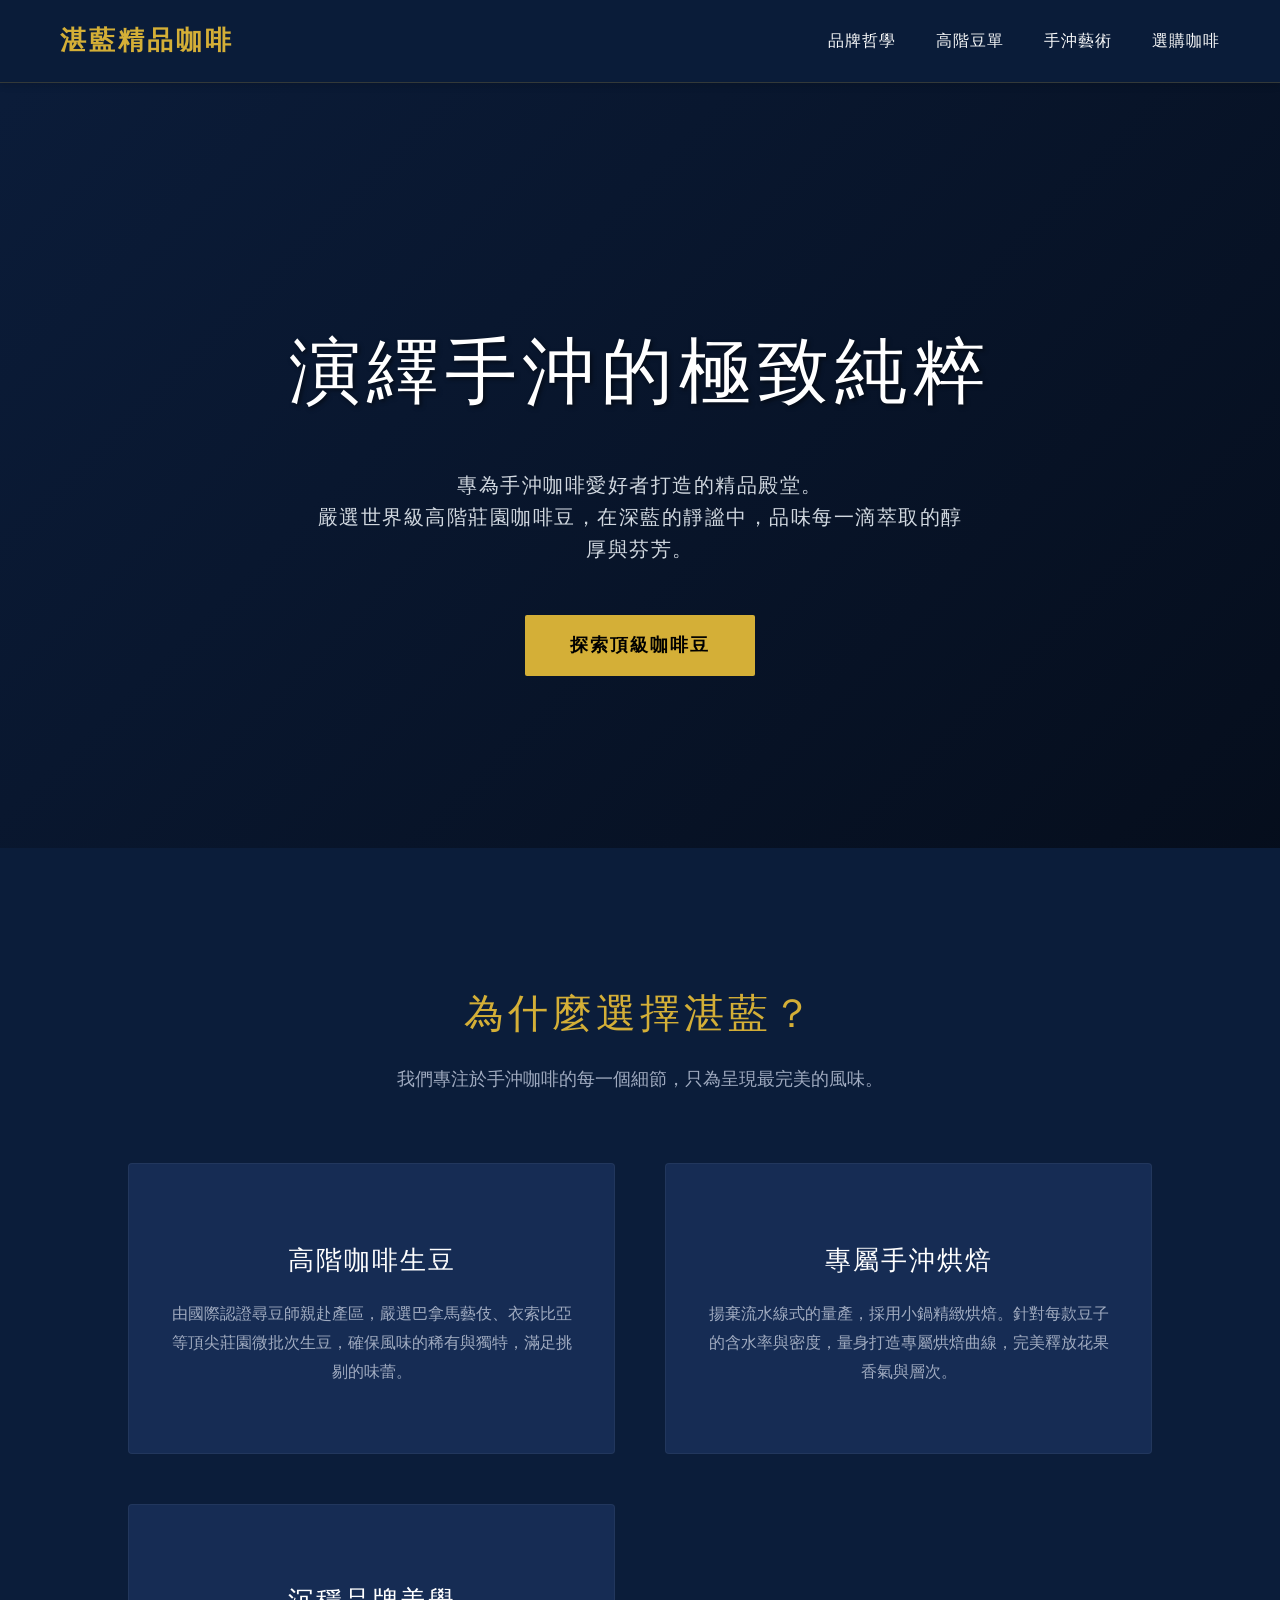
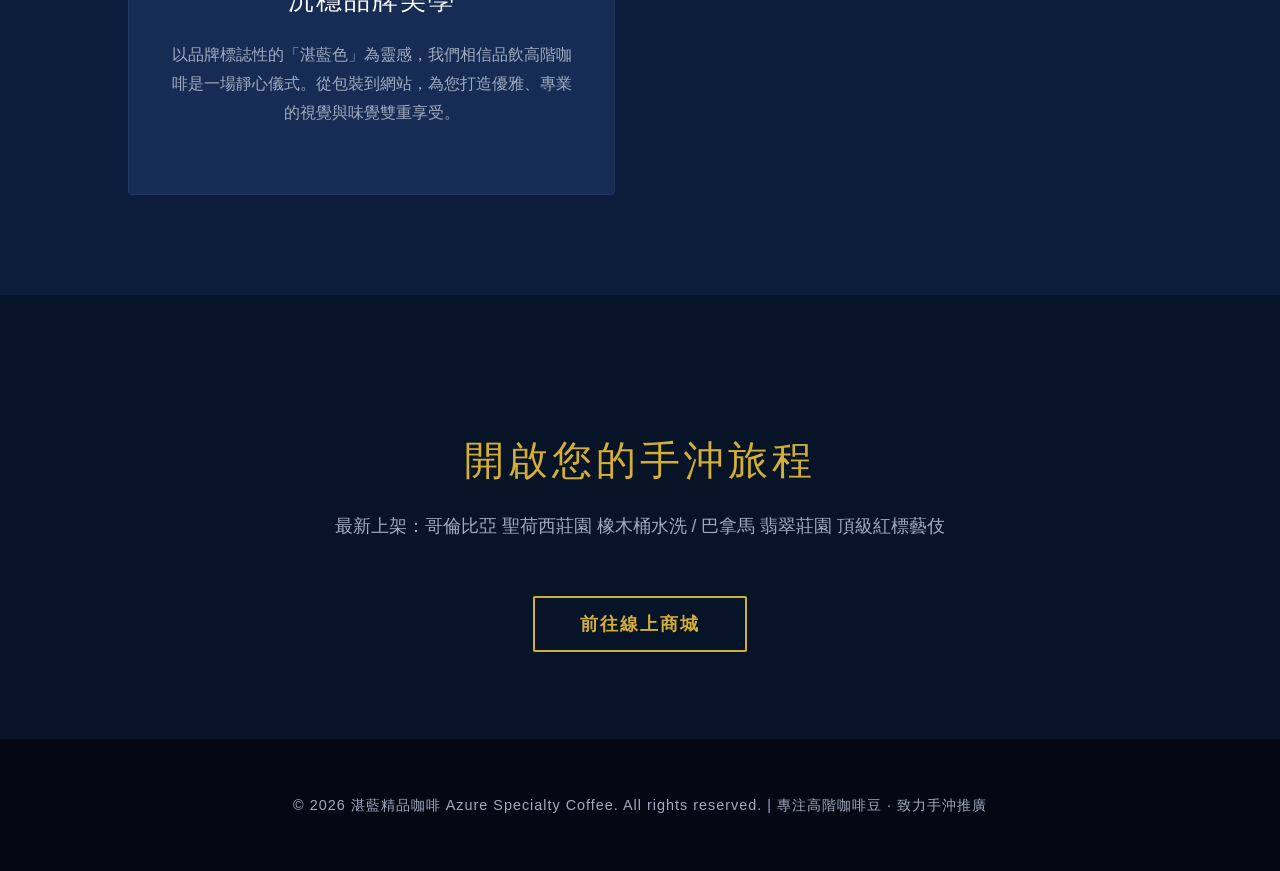
<file: w1/index.html>
<!DOCTYPE html>
<html lang="zh-TW">
<head>
    <meta charset="UTF-8">
    <meta name="viewport" content="width=device-width, initial-scale=1.0">
    <title>湛藍精品咖啡 | 頂級手沖咖啡</title>
    <style>
        :root {
            --primary-blue: #0b1d3a;
            --secondary-blue: #162c54;
            --accent-gold: #d4af37;
            --text-light: #f8f9fa;
            --text-dark: #a0abc0;
        }
        body {
            margin: 0;
            padding: 0;
            font-family: 'Helvetica Neue', Arial, 'Microsoft JhengHei', sans-serif;
            background-color: var(--primary-blue);
            color: var(--text-light);
            line-height: 1.6;
        }
        header {
            display: flex;
            justify-content: space-between;
            align-items: center;
            padding: 20px 60px;
            background-color: rgba(11, 29, 58, 0.98);
            position: sticky;
            top: 0;
            z-index: 1000;
            border-bottom: 1px solid rgba(212, 175, 55, 0.2);
            box-shadow: 0 4px 6px rgba(0,0,0,0.1);
        }
        .logo {
            font-size: 26px;
            font-weight: 700;
            color: var(--accent-gold);
            text-decoration: none;
            letter-spacing: 3px;
            display: flex;
            align-items: center;
            gap: 10px;
        }
        nav {
            display: flex;
            gap: 40px;
        }
        nav a {
            color: var(--text-light);
            text-decoration: none;
            font-size: 16px;
            letter-spacing: 1px;
            transition: color 0.3s ease;
        }
        nav a:hover {
            color: var(--accent-gold);
        }
        .hero {
            height: 85vh;
            display: flex;
            flex-direction: column;
            justify-content: center;
            align-items: center;
            text-align: center;
            background: linear-gradient(135deg, rgba(11,29,58,0.9) 0%, rgba(5,13,26,0.9) 100%), 
                        url('https://images.unsplash.com/photo-1497935586351-b67a49e012bf?ixlib=rb-1.2.1&auto=format&fit=crop&w=1920&q=80') no-repeat center center/cover;
            background-blend-mode: overlay;
            padding: 0 20px;
        }
        .hero h1 {
            font-size: 4.5rem;
            margin-bottom: 20px;
            letter-spacing: 6px;
            color: #ffffff;
            font-weight: 300;
            text-shadow: 2px 2px 4px rgba(0,0,0,0.5);
        }
        .hero p {
            font-size: 1.25rem;
            max-width: 650px;
            color: #d1d8e0;
            margin-bottom: 50px;
            letter-spacing: 1.5px;
        }
        .btn {
            padding: 16px 45px;
            background-color: var(--accent-gold);
            color: #000;
            text-decoration: none;
            font-size: 1.1rem;
            font-weight: bold;
            border-radius: 2px;
            transition: all 0.3s ease;
            letter-spacing: 2px;
        }
        .btn:hover {
            background-color: #fce28b;
            transform: translateY(-3px);
            box-shadow: 0 10px 20px rgba(0,0,0,0.2);
        }
        .section {
            padding: 100px 10%;
        }
        .section-title {
            text-align: center;
            font-size: 2.5rem;
            color: var(--accent-gold);
            margin-bottom: 20px;
            font-weight: 300;
            letter-spacing: 4px;
        }
        .section-subtitle {
            text-align: center;
            color: var(--text-dark);
            margin-bottom: 70px;
            font-size: 1.1rem;
        }
        .features {
            display: grid;
            grid-template-columns: repeat(auto-fit, minmax(320px, 1fr));
            gap: 50px;
        }
        .feature-card {
            background-color: var(--secondary-blue);
            padding: 50px 40px;
            border-radius: 4px;
            text-align: center;
            border: 1px solid rgba(255,255,255,0.05);
            transition: all 0.4s ease;
            position: relative;
            overflow: hidden;
        }
        .feature-card::before {
            content: '';
            position: absolute;
            top: 0; left: 0; width: 100%; height: 3px;
            background-color: var(--accent-gold);
            transform: scaleX(0);
            transition: transform 0.4s ease;
        }
        .feature-card:hover::before {
            transform: scaleX(1);
        }
        .feature-card:hover {
            transform: translateY(-10px);
            box-shadow: 0 15px 30px rgba(0,0,0,0.3);
            border-color: rgba(212, 175, 55, 0.3);
        }
        .feature-card h3 {
            font-size: 1.6rem;
            margin-bottom: 20px;
            color: #fff;
            font-weight: 400;
            letter-spacing: 2px;
        }
        .feature-card p {
            color: var(--text-dark);
            font-size: 1rem;
            line-height: 1.8;
        }
        .shop-section {
            background-color: #071326;
            text-align: center;
        }
        footer {
            text-align: center;
            padding: 40px;
            background-color: #030812;
            color: var(--text-dark);
            font-size: 0.9rem;
            border-top: 1px solid rgba(255,255,255,0.05);
            letter-spacing: 1px;
        }
    </style>
</head>
<body>
    <header>
        <a href="#" class="logo">湛藍精品咖啡</a>
        <nav>
            <a href="#about">品牌哲學</a>
            <a href="#beans">高階豆單</a>
            <a href="#brew">手沖藝術</a>
            <a href="#shop">選購咖啡</a>
        </nav>
    </header>

    <section class="hero">
        <h1>演繹手沖的極致純粹</h1>
        <p>專為手沖咖啡愛好者打造的精品殿堂。<br>嚴選世界級高階莊園咖啡豆，在深藍的靜謐中，品味每一滴萃取的醇厚與芬芳。</p>
        <a href="#shop" class="btn">探索頂級咖啡豆</a>
    </section>

    <section id="about" class="section">
        <h2 class="section-title">為什麼選擇湛藍？</h2>
        <p class="section-subtitle">我們專注於手沖咖啡的每一個細節，只為呈現最完美的風味。</p>
        
        <div class="features">
            <div class="feature-card">
                <h3>高階咖啡生豆</h3>
                <p>由國際認證尋豆師親赴產區，嚴選巴拿馬藝伎、衣索比亞等頂尖莊園微批次生豆，確保風味的稀有與獨特，滿足挑剔的味蕾。</p>
            </div>
            <div class="feature-card">
                <h3>專屬手沖烘焙</h3>
                <p>揚棄流水線式的量產，採用小鍋精緻烘焙。針對每款豆子的含水率與密度，量身打造專屬烘焙曲線，完美釋放花果香氣與層次。</p>
            </div>
            <div class="feature-card">
                <h3>沉穩品牌美學</h3>
                <p>以品牌標誌性的「湛藍色」為靈感，我們相信品飲高階咖啡是一場靜心儀式。從包裝到網站，為您打造優雅、專業的視覺與味覺雙重享受。</p>
            </div>
        </div>
    </section>

    <section id="shop" class="section shop-section">
        <h2 class="section-title">開啟您的手沖旅程</h2>
        <p class="section-subtitle">最新上架：哥倫比亞 聖荷西莊園 橡木桶水洗 / 巴拿馬 翡翠莊園 頂級紅標藝伎</p>
        <a href="#" class="btn" style="background-color: transparent; border: 2px solid var(--accent-gold); color: var(--accent-gold);">前往線上商城</a>
    </section>

    <footer>
        <p>&copy; 2026 湛藍精品咖啡 Azure Specialty Coffee. All rights reserved. | 專注高階咖啡豆 · 致力手沖推廣</p>
    </footer>
</body>
</html>
</file>
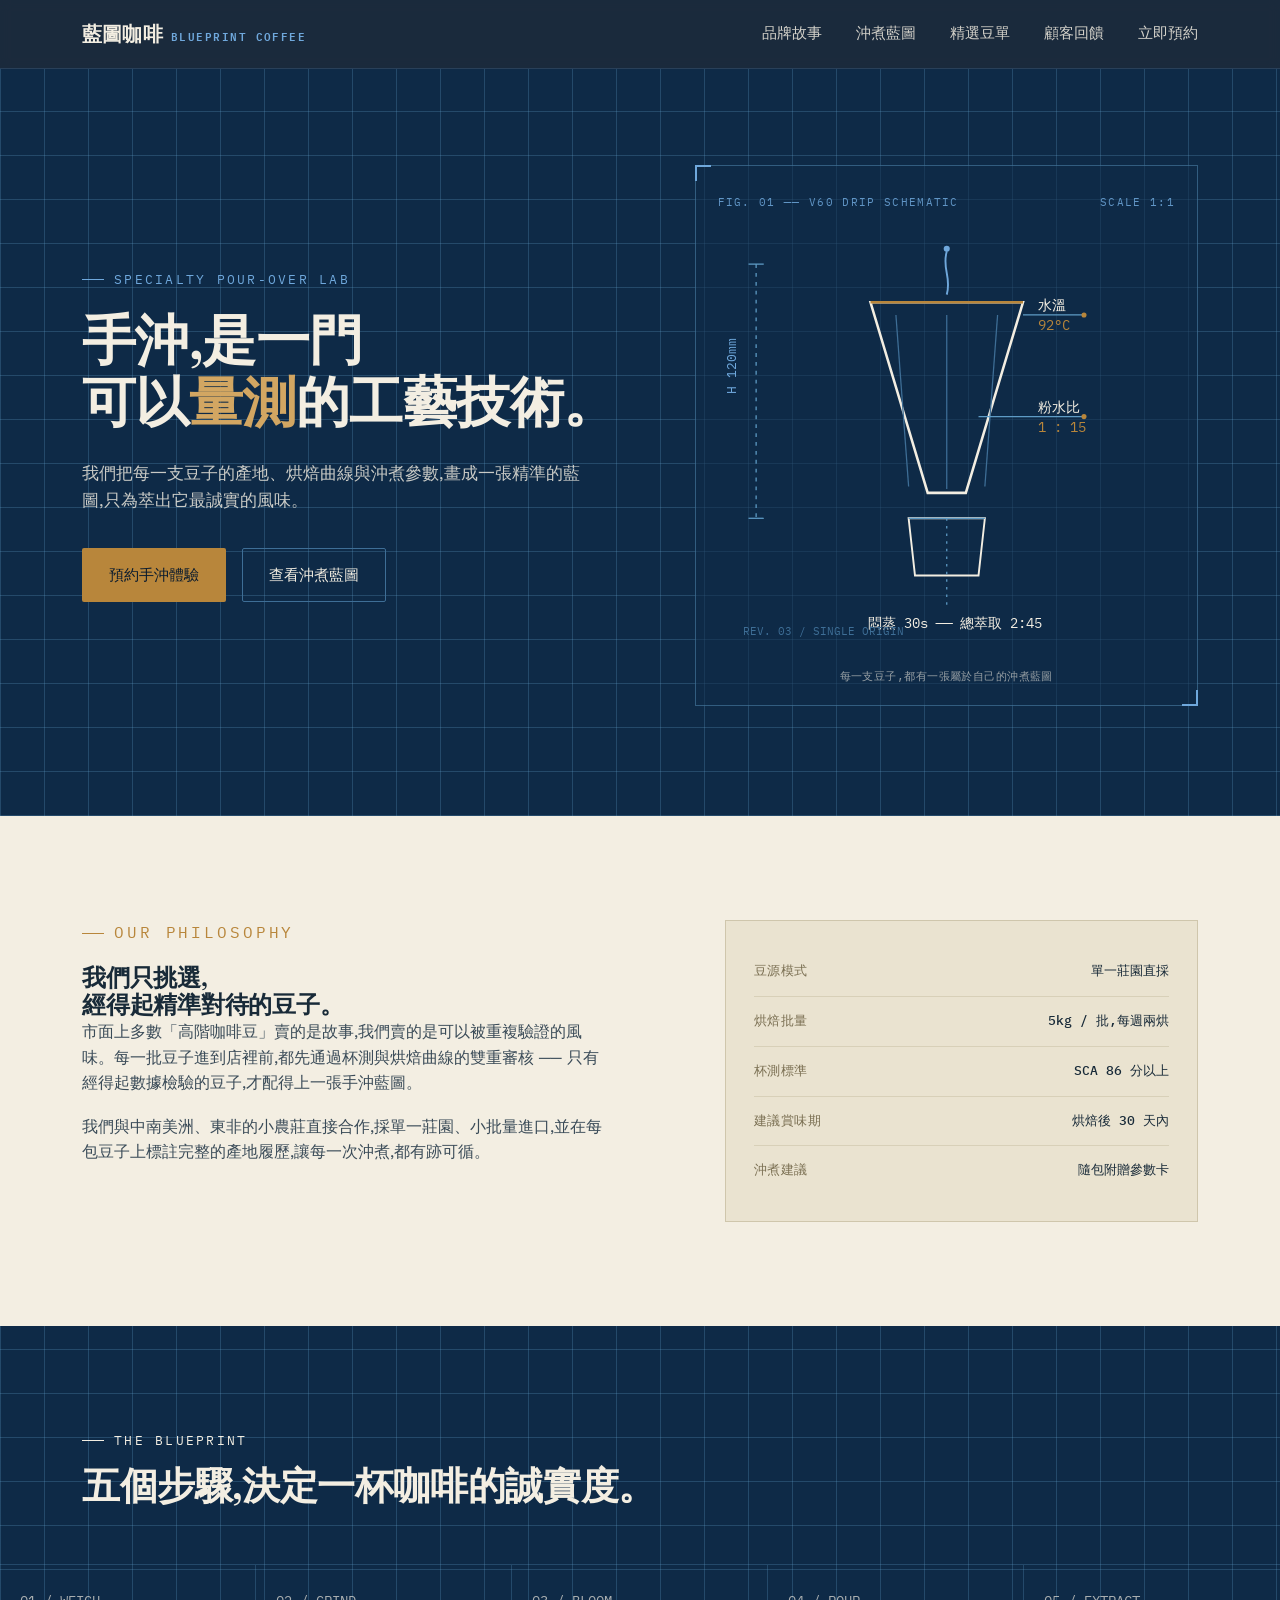
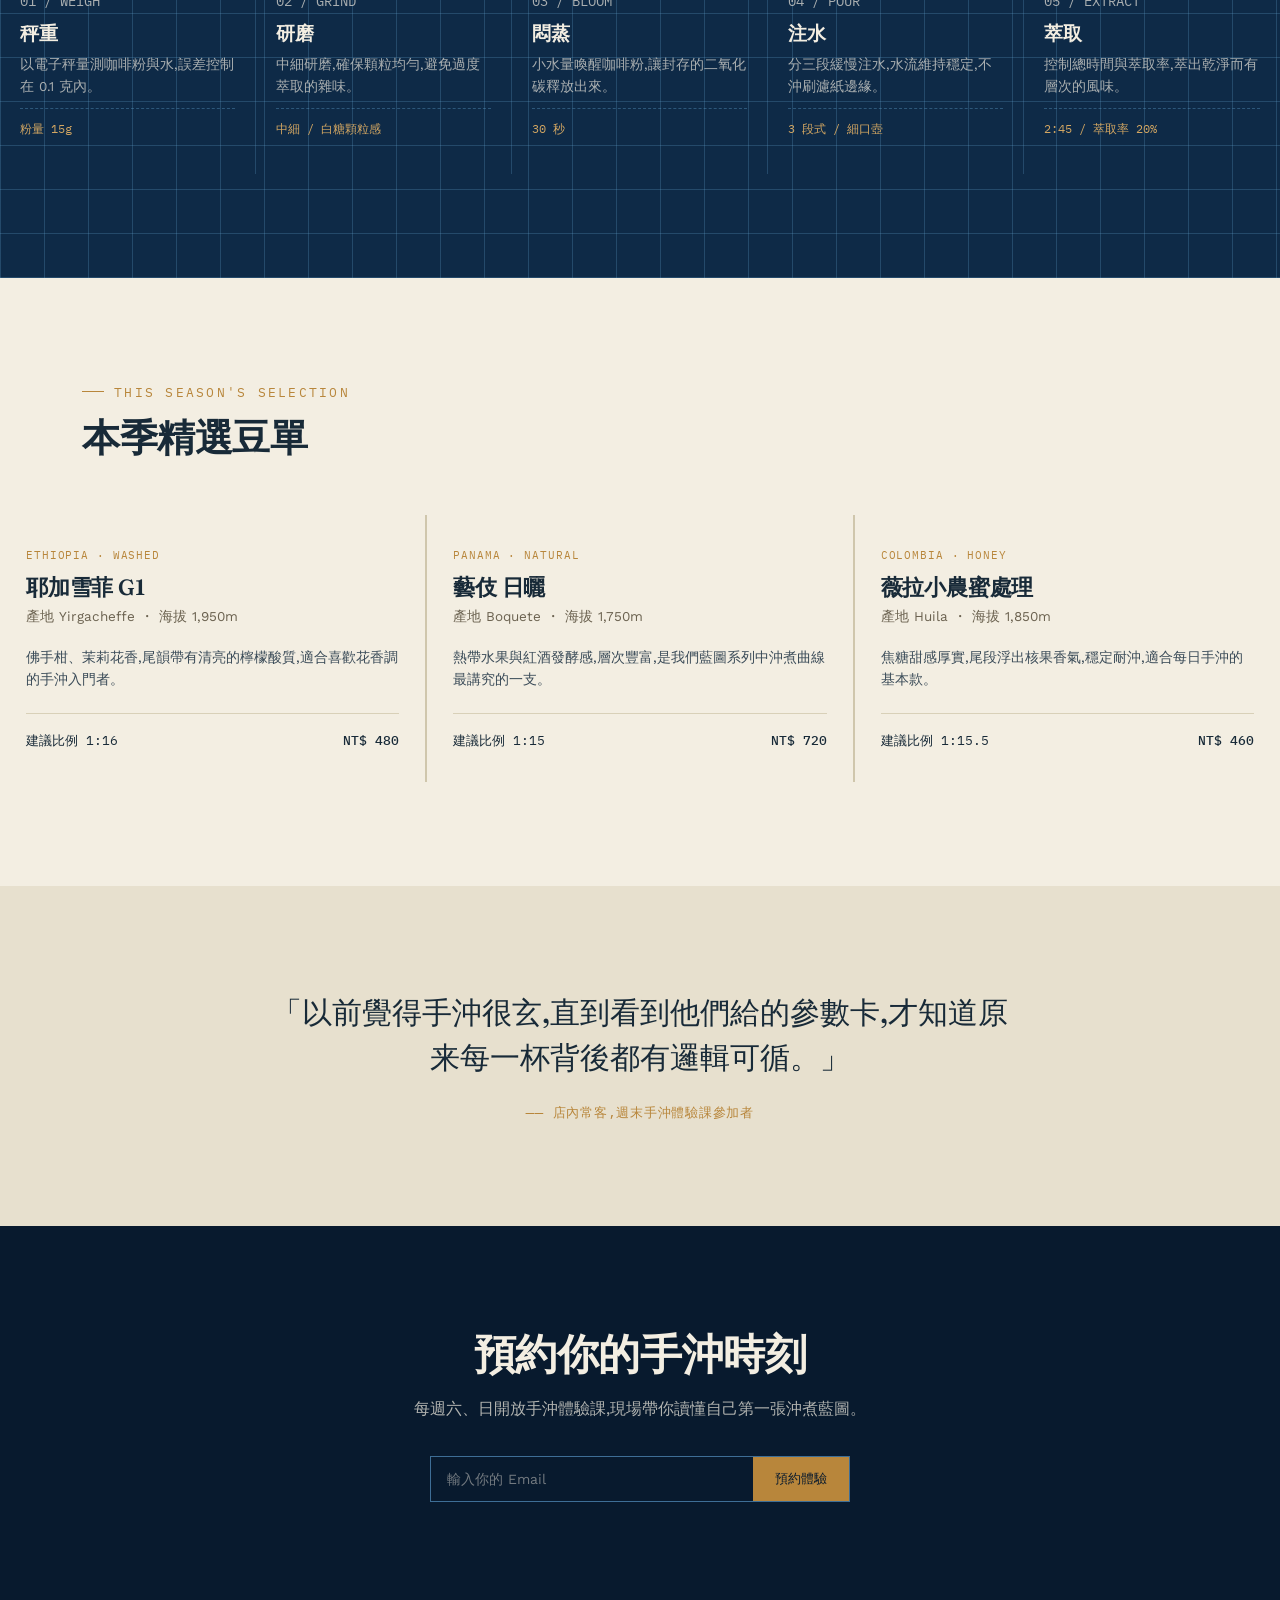
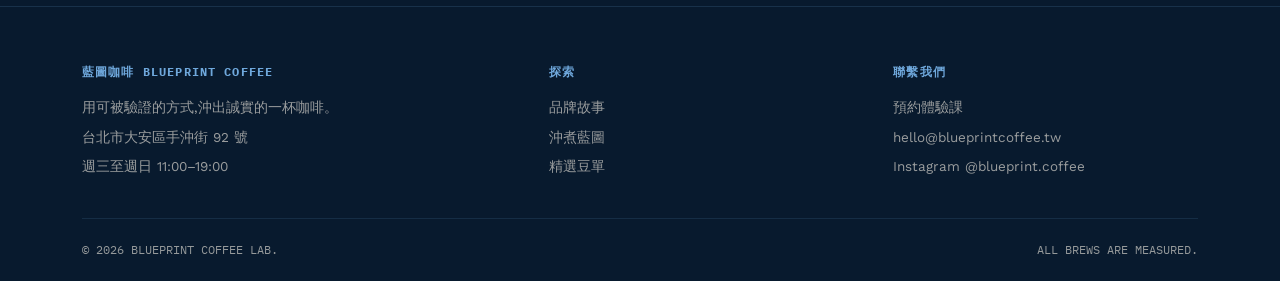
<file: week3/index.html>
<!DOCTYPE html>
<html lang="zh-Hant">
<head>
<meta charset="UTF-8">
<meta name="viewport" content="width=device-width, initial-scale=1.0">
<title>藍圖咖啡 Blueprint Coffee ── 精準手沖,誠實風味</title>
<link rel="preconnect" href="https://fonts.googleapis.com">
<link rel="preconnect" href="https://fonts.gstatic.com" crossorigin>
<link href="https://fonts.googleapis.com/css2?family=Fraunces:opsz,wght@9..144,400;9..144,500;9..144,600;9..144,700&family=Work+Sans:wght@300;400;500;600&family=IBM+Plex+Mono:wght@400;500&display=swap" rel="stylesheet">
<style>
  :root{
    --ink-black:#081A2E;
    --blueprint:#0E2A47;
    --blueprint-line:#3E6E96;
    --blueprint-line-soft:rgba(94,155,197,0.28);
    --paper:#F3EEE2;
    --paper-dim:#E7E0CE;
    --brass:#B8863B;
    --brass-light:#D2A662;
    --sky:#6FA8DC;
    --ink-on-paper:#182A38;
    --max-w:1180px;
  }

  *{margin:0;padding:0;box-sizing:border-box;}
  html{scroll-behavior:smooth;}
  body{
    font-family:'Work Sans', sans-serif;
    background:var(--paper);
    color:var(--ink-on-paper);
    line-height:1.6;
    -webkit-font-smoothing:antialiased;
  }
  a{color:inherit;text-decoration:none;}
  img,svg{display:block;max-width:100%;}
  .container{max-width:var(--max-w);margin:0 auto;padding:0 32px;}
  .eyebrow{
    font-family:'IBM Plex Mono', monospace;
    font-size:12.5px;
    letter-spacing:0.18em;
    text-transform:uppercase;
    display:flex;
    align-items:center;
    gap:10px;
  }
  .eyebrow::before{
    content:"";
    width:22px;height:1px;
    background:currentColor;
    display:inline-block;
  }
  h1,h2,h3{
    font-family:'Fraunces', serif;
    font-weight:600;
    line-height:1.15;
    letter-spacing:-0.01em;
  }
  .btn{
    display:inline-flex;
    align-items:center;
    gap:10px;
    padding:14px 26px;
    border-radius:2px;
    font-family:'Work Sans', sans-serif;
    font-size:15px;
    font-weight:500;
    border:1px solid transparent;
    cursor:pointer;
    transition:transform .25s ease, background .25s ease, border-color .25s ease, color .25s ease;
  }
  .btn:focus-visible{outline:2px solid var(--sky);outline-offset:3px;}
  .btn-primary{background:var(--brass);color:var(--ink-black);}
  .btn-primary:hover{background:var(--brass-light);transform:translateY(-1px);}
  .btn-ghost{border-color:var(--blueprint-line);color:var(--paper);}
  .btn-ghost:hover{border-color:var(--sky);color:var(--sky);}
  .btn-ghost.on-paper{border-color:var(--ink-on-paper);color:var(--ink-on-paper);}
  .btn-ghost.on-paper:hover{border-color:var(--brass);color:var(--brass);}

  /* ---------- NAV ---------- */
  header{
    position:sticky;top:0;z-index:50;
    background:rgba(8,26,46,0.92);
    backdrop-filter:blur(6px);
    border-bottom:1px solid rgba(94,155,197,0.2);
  }
  nav{
    max-width:var(--max-w);margin:0 auto;padding:18px 32px;
    display:flex;align-items:center;justify-content:space-between;
    color:var(--paper);
  }
  .logo{
    font-family:'Fraunces', serif;
    font-size:20px;font-weight:600;letter-spacing:0.01em;
    color:var(--paper);display:flex;align-items:baseline;gap:8px;
  }
  .logo span{
    font-family:'IBM Plex Mono', monospace;
    font-size:10.5px;letter-spacing:0.14em;color:var(--sky);
  }
  .nav-links{display:flex;gap:34px;font-size:14.5px;}
  .nav-links a{opacity:0.85;transition:opacity .2s;}
  .nav-links a:hover{opacity:1;color:var(--sky);}
  .nav-toggle{display:none;background:none;border:none;color:var(--paper);font-size:24px;cursor:pointer;}

  @media (max-width:860px){
    .nav-links{
      position:absolute;top:100%;left:0;right:0;
      background:var(--ink-black);
      flex-direction:column;gap:0;
      max-height:0;overflow:hidden;
      transition:max-height .3s ease;
    }
    .nav-links.open{max-height:320px;}
    .nav-links a{padding:16px 32px;border-top:1px solid rgba(94,155,197,0.15);}
    .nav-toggle{display:block;}
  }

  /* ---------- HERO ---------- */
  .hero{
    background:
      repeating-linear-gradient(0deg, var(--blueprint-line-soft) 0, var(--blueprint-line-soft) 1px, transparent 1px, transparent 44px),
      repeating-linear-gradient(90deg, var(--blueprint-line-soft) 0, var(--blueprint-line-soft) 1px, transparent 1px, transparent 44px),
      var(--blueprint);
    color:var(--paper);
    padding:96px 0 110px;
    position:relative;
    overflow:hidden;
  }
  .hero-grid{
    max-width:var(--max-w);margin:0 auto;padding:0 32px;
    display:grid;grid-template-columns:1.05fr 0.95fr;gap:56px;align-items:center;
  }
  .hero h1{font-size:clamp(34px,4.6vw,54px);margin:20px 0 26px;color:var(--paper);}
  .hero h1 em{font-style:normal;color:var(--brass-light);}
  .hero p.lede{font-size:17px;max-width:46ch;color:rgba(243,238,226,0.82);margin-bottom:34px;}
  .hero-cta{display:flex;gap:16px;flex-wrap:wrap;}
  .hero-eyebrow{color:var(--sky);margin-bottom:6px;}

  .blueprint-plate{
    position:relative;
    border:1px solid rgba(94,155,197,0.45);
    background:rgba(15,42,71,0.55);
    padding:28px 22px 20px;
  }
  .blueprint-plate::before,.blueprint-plate::after,
  .plate-corner-tl,.plate-corner-br{
    content:"";position:absolute;width:14px;height:14px;
    border-color:var(--sky);
  }
  .blueprint-plate::before{top:-1px;left:-1px;border-top:2px solid var(--sky);border-left:2px solid var(--sky);}
  .blueprint-plate::after{bottom:-1px;right:-1px;border-bottom:2px solid var(--sky);border-right:2px solid var(--sky);}
  .plate-label{
    font-family:'IBM Plex Mono', monospace;font-size:11px;letter-spacing:0.12em;
    color:var(--sky);display:flex;justify-content:space-between;margin-bottom:14px;opacity:0.85;
  }
  .plate-caption{
    font-family:'IBM Plex Mono', monospace;font-size:11px;color:rgba(243,238,226,0.6);
    text-align:center;margin-top:10px;letter-spacing:0.04em;
  }

  @media (max-width:900px){
    .hero-grid{grid-template-columns:1fr;}
    .hero{padding:64px 0 76px;}
  }

  /* ---------- SECTION SHARED ---------- */
  section{padding:104px 0;}
  .section-head{max-width:640px;margin-bottom:56px;}
  .section-head h2{font-size:clamp(26px,3.2vw,38px);margin-top:14px;}
  .on-dark{background:var(--ink-black);color:var(--paper);}
  .on-dark .eyebrow{color:var(--sky);}
  .on-paper .eyebrow{color:var(--brass);}

  /* ---------- ABOUT / SPEC SHEET ---------- */
  .about-grid{display:grid;grid-template-columns:1.1fr 0.9fr;gap:64px;align-items:start;}
  .about-grid p{font-size:16px;color:#3a4b58;max-width:52ch;margin-bottom:18px;}
  .spec-sheet{border:1px solid #cfc6ac;background:#EAE3D0;padding:26px 28px;}
  .spec-row{
    display:flex;justify-content:space-between;gap:20px;
    padding:14px 0;border-bottom:1px solid #d8d0b8;
    font-family:'IBM Plex Mono', monospace;font-size:13px;
  }
  .spec-row:last-child{border-bottom:none;}
  .spec-row dt{color:#7a6f52;letter-spacing:0.04em;}
  .spec-row dd{font-weight:500;color:var(--ink-on-paper);text-align:right;}

  @media (max-width:860px){ .about-grid{grid-template-columns:1fr;} }

  /* ---------- PROCESS BLUEPRINT ---------- */
  .process{
    background:
      repeating-linear-gradient(0deg, var(--blueprint-line-soft) 0, var(--blueprint-line-soft) 1px, transparent 1px, transparent 44px),
      repeating-linear-gradient(90deg, var(--blueprint-line-soft) 0, var(--blueprint-line-soft) 1px, transparent 1px, transparent 44px),
      var(--blueprint);
    color:var(--paper);
  }
  .steps{
    display:grid;grid-template-columns:repeat(5,1fr);gap:0;
    border-top:1px solid var(--blueprint-line-soft);
  }
  .step{
    padding:26px 20px;border-right:1px solid var(--blueprint-line-soft);position:relative;
  }
  .step:last-child{border-right:none;}
  .step-index{font-family:'IBM Plex Mono', monospace;font-size:12px;color:var(--sky);margin-bottom:14px;}
  .step h3{font-size:19px;color:var(--paper);margin-bottom:10px;font-weight:600;}
  .step p{font-size:13.5px;color:rgba(243,238,226,0.68);margin-bottom:10px;}
  .step .metric{
    font-family:'IBM Plex Mono', monospace;font-size:12px;color:var(--brass-light);
    border-top:1px dashed rgba(94,155,197,0.4);padding-top:10px;
  }
  @media (max-width:960px){
    .steps{grid-template-columns:1fr 1fr;}
    .step{border-right:1px solid var(--blueprint-line-soft);border-bottom:1px solid var(--blueprint-line-soft);}
    .step:nth-child(2n){border-right:none;}
  }
  @media (max-width:560px){
    .steps{grid-template-columns:1fr;}
    .step{border-right:none;}
  }

  /* ---------- BEANS ---------- */
  .bean-grid{display:grid;grid-template-columns:repeat(3,1fr);gap:2px;background:#cfc6ac;}
  .bean-card{
    background:var(--paper);padding:32px 26px;position:relative;
    display:flex;flex-direction:column;height:100%;
  }
  .bean-tag{
    font-family:'IBM Plex Mono', monospace;font-size:11px;color:var(--brass);
    letter-spacing:0.08em;margin-bottom:10px;
  }
  .bean-card h3{font-size:22px;margin-bottom:6px;}
  .bean-origin{font-size:13.5px;color:#6b6250;margin-bottom:18px;}
  .bean-notes{font-size:14px;color:#3a4b58;margin-bottom:22px;flex-grow:1;}
  .bean-meta{
    display:flex;justify-content:space-between;align-items:center;
    border-top:1px solid #d8d0b8;padding-top:16px;
    font-family:'IBM Plex Mono', monospace;font-size:12.5px;
  }
  .bean-price{color:var(--ink-on-paper);font-weight:500;}
  @media (max-width:900px){ .bean-grid{grid-template-columns:1fr 1fr;} }
  @media (max-width:600px){ .bean-grid{grid-template-columns:1fr;} }

  /* ---------- QUOTE ---------- */
  .quote-section{background:var(--paper-dim);}
  .quote-wrap{max-width:760px;margin:0 auto;text-align:center;}
  blockquote{
    font-family:'Fraunces', serif;font-size:clamp(22px,2.6vw,30px);
    font-weight:500;line-height:1.5;color:var(--ink-on-paper);margin-bottom:22px;
  }
  .quote-attr{font-family:'IBM Plex Mono', monospace;font-size:12.5px;color:var(--brass);letter-spacing:0.06em;}

  /* ---------- CTA / FOOTER ---------- */
  .cta-section{background:var(--ink-black);color:var(--paper);text-align:center;}
  .cta-section h2{font-size:clamp(28px,3.6vw,42px);margin-bottom:18px;}
  .cta-section p{color:rgba(243,238,226,0.72);max-width:48ch;margin:0 auto 34px;}
  .cta-form{
    display:flex;max-width:420px;margin:0 auto;gap:0;border:1px solid var(--blueprint-line);
  }
  .cta-form input{
    flex:1;background:transparent;border:none;padding:14px 16px;
    color:var(--paper);font-family:'Work Sans', sans-serif;font-size:14px;
  }
  .cta-form input::placeholder{color:rgba(243,238,226,0.45);}
  .cta-form input:focus{outline:none;}
  .cta-form button{
    background:var(--brass);color:var(--ink-black);border:none;
    padding:0 22px;font-weight:500;cursor:pointer;font-family:'Work Sans', sans-serif;
    transition:background .2s;
  }
  .cta-form button:hover{background:var(--brass-light);}

  footer{background:var(--ink-black);border-top:1px solid rgba(94,155,197,0.18);color:rgba(243,238,226,0.6);}
  .footer-grid{
    display:grid;grid-template-columns:1.4fr 1fr 1fr;gap:40px;padding:56px 0 32px;
    font-size:13.5px;
  }
  .footer-grid h4{
    font-family:'IBM Plex Mono', monospace;font-size:11.5px;letter-spacing:0.1em;
    color:var(--sky);margin-bottom:16px;text-transform:uppercase;
  }
  .footer-grid p, .footer-grid a{display:block;margin-bottom:8px;color:rgba(243,238,226,0.62);}
  .footer-grid a:hover{color:var(--paper);}
  .footer-bottom{
    border-top:1px solid rgba(94,155,197,0.15);padding:22px 0;
    font-family:'IBM Plex Mono', monospace;font-size:11.5px;
    display:flex;justify-content:space-between;flex-wrap:wrap;gap:10px;
  }
  @media (max-width:700px){ .footer-grid{grid-template-columns:1fr;} }

  /* ---------- REVEAL ---------- */
  .reveal{opacity:0;transform:translateY(18px);transition:opacity .7s ease, transform .7s ease;}
  .reveal.in{opacity:1;transform:translateY(0);}
  @media (prefers-reduced-motion: reduce){
    .reveal{opacity:1;transform:none;transition:none;}
    html{scroll-behavior:auto;}
  }
</style>
</head>
<body>

<header>
  <nav>
    <a href="#top" class="logo">藍圖咖啡<span>BLUEPRINT COFFEE</span></a>
    <button class="nav-toggle" id="navToggle" aria-label="開啟選單" aria-expanded="false">☰</button>
    <div class="nav-links" id="navLinks">
      <a href="#about">品牌故事</a>
      <a href="#process">沖煮藍圖</a>
      <a href="#beans">精選豆單</a>
      <a href="#quote">顧客回饋</a>
      <a href="#cta">立即預約</a>
    </div>
  </nav>
</header>

<section class="hero" id="top">
  <div class="hero-grid">
    <div>
      <p class="eyebrow hero-eyebrow">SPECIALTY POUR-OVER LAB</p>
      <h1>手沖,是一門<br>可以<em>量測</em>的工藝技術。</h1>
      <p class="lede">我們把每一支豆子的產地、烘焙曲線與沖煮參數,畫成一張精準的藍圖,只為萃出它最誠實的風味。</p>
      <div class="hero-cta">
        <a href="#cta" class="btn btn-primary">預約手沖體驗</a>
        <a href="#process" class="btn btn-ghost">查看沖煮藍圖</a>
      </div>
    </div>

    <div class="blueprint-plate reveal">
      <div class="plate-label"><span>FIG. 01 ── V60 DRIP SCHEMATIC</span><span>SCALE 1:1</span></div>
      <svg viewBox="0 0 360 340" xmlns="http://www.w3.org/2000/svg" role="img" aria-label="V60 手沖濾杯示意圖,標註水溫、粉水比、悶蒸與總萃取時間">
        <!-- dimension lines -->
        <line x1="30" y1="30" x2="30" y2="230" stroke="#5E9BC5" stroke-width="1" stroke-dasharray="3 4"/>
        <line x1="24" y1="30" x2="36" y2="30" stroke="#5E9BC5" stroke-width="1"/>
        <line x1="24" y1="230" x2="36" y2="230" stroke="#5E9BC5" stroke-width="1"/>
        <text x="14" y="132" fill="#6FA8DC" font-size="10" font-family="IBM Plex Mono, monospace" transform="rotate(-90 14 132)">H 120mm</text>

        <!-- dripper cone -->
        <path d="M120 60 L240 60 L195 210 L165 210 Z" fill="none" stroke="#F3EEE2" stroke-width="2"/>
        <path d="M120 60 L240 60" stroke="#B8863B" stroke-width="2"/>
        <!-- ribs -->
        <line x1="140" y1="70" x2="150" y2="205" stroke="#3E6E96" stroke-width="1"/>
        <line x1="180" y1="70" x2="180" y2="207" stroke="#3E6E96" stroke-width="1"/>
        <line x1="220" y1="70" x2="210" y2="205" stroke="#3E6E96" stroke-width="1"/>

        <!-- server -->
        <path d="M150 230 L210 230 L205 275 L155 275 Z" fill="none" stroke="#F3EEE2" stroke-width="1.5"/>
        <line x1="150" y1="230" x2="210" y2="230" stroke="#5E9BC5" stroke-width="1"/>

        <!-- pour line + droplets -->
        <path d="M180 20 C176 34, 184 40, 180 54" stroke="#6FA8DC" stroke-width="1.5" fill="none"/>
        <circle cx="180" cy="18" r="2.4" fill="#6FA8DC"/>

        <!-- annotation callouts -->
        <line x1="240" y1="70" x2="288" y2="70" stroke="#5E9BC5" stroke-width="1"/>
        <circle cx="288" cy="70" r="2" fill="#B8863B"/>
        <text x="252" y="66" fill="#F3EEE2" font-size="11" font-family="IBM Plex Mono, monospace">水溫</text>
        <text x="252" y="82" fill="#B8863B" font-size="11" font-family="IBM Plex Mono, monospace">92°C</text>

        <line x1="205" y1="150" x2="288" y2="150" stroke="#5E9BC5" stroke-width="1"/>
        <circle cx="288" cy="150" r="2" fill="#B8863B"/>
        <text x="252" y="146" fill="#F3EEE2" font-size="11" font-family="IBM Plex Mono, monospace">粉水比</text>
        <text x="252" y="162" fill="#B8863B" font-size="11" font-family="IBM Plex Mono, monospace">1 : 15</text>

        <line x1="180" y1="230" x2="180" y2="300" stroke="#5E9BC5" stroke-width="1" stroke-dasharray="2 4"/>
        <text x="118" y="316" fill="#F3EEE2" font-size="11" font-family="IBM Plex Mono, monospace">悶蒸 30s ── 總萃取 2:45</text>

        <!-- corner tick -->
        <text x="20" y="322" fill="#3E6E96" font-size="9" font-family="IBM Plex Mono, monospace">REV. 03 / SINGLE ORIGIN</text>
      </svg>
      <p class="plate-caption">每一支豆子,都有一張屬於自己的沖煮藍圖</p>
    </div>
  </div>
</section>

<section class="on-paper" id="about">
  <div class="container">
    <div class="about-grid">
      <div class="reveal">
        <p class="eyebrow">OUR PHILOSOPHY</p>
        <h2>我們只挑選,<br>經得起精準對待的豆子。</h2>
        <p>市面上多數「高階咖啡豆」賣的是故事,我們賣的是可以被重複驗證的風味。每一批豆子進到店裡前,都先通過杯測與烘焙曲線的雙重審核 ── 只有經得起數據檢驗的豆子,才配得上一張手沖藍圖。</p>
        <p>我們與中南美洲、東非的小農莊直接合作,採單一莊園、小批量進口,並在每包豆子上標註完整的產地履歷,讓每一次沖煮,都有跡可循。</p>
      </div>
      <dl class="spec-sheet reveal">
        <div class="spec-row"><dt>豆源模式</dt><dd>單一莊園直採</dd></div>
        <div class="spec-row"><dt>烘焙批量</dt><dd>5kg / 批,每週兩烘</dd></div>
        <div class="spec-row"><dt>杯測標準</dt><dd>SCA 86 分以上</dd></div>
        <div class="spec-row"><dt>建議賞味期</dt><dd>烘焙後 30 天內</dd></div>
        <div class="spec-row"><dt>沖煮建議</dt><dd>隨包附贈參數卡</dd></div>
      </dl>
    </div>
  </div>
</section>

<section class="process" id="process">
  <div class="container">
    <div class="section-head reveal">
      <p class="eyebrow">THE BLUEPRINT</p>
      <h2>五個步驟,決定一杯咖啡的誠實度。</h2>
    </div>
  </div>
  <div class="steps reveal">
    <div class="step">
      <p class="step-index">01 / WEIGH</p>
      <h3>秤重</h3>
      <p>以電子秤量測咖啡粉與水,誤差控制在 0.1 克內。</p>
      <p class="metric">粉量 15g</p>
    </div>
    <div class="step">
      <p class="step-index">02 / GRIND</p>
      <h3>研磨</h3>
      <p>中細研磨,確保顆粒均勻,避免過度萃取的雜味。</p>
      <p class="metric">中細 / 白糖顆粒感</p>
    </div>
    <div class="step">
      <p class="step-index">03 / BLOOM</p>
      <h3>悶蒸</h3>
      <p>小水量喚醒咖啡粉,讓封存的二氧化碳釋放出來。</p>
      <p class="metric">30 秒</p>
    </div>
    <div class="step">
      <p class="step-index">04 / POUR</p>
      <h3>注水</h3>
      <p>分三段緩慢注水,水流維持穩定,不沖刷濾紙邊緣。</p>
      <p class="metric">3 段式 / 細口壺</p>
    </div>
    <div class="step">
      <p class="step-index">05 / EXTRACT</p>
      <h3>萃取</h3>
      <p>控制總時間與萃取率,萃出乾淨而有層次的風味。</p>
      <p class="metric">2:45 / 萃取率 20%</p>
    </div>
  </div>
</section>

<section class="on-paper" id="beans">
  <div class="container">
    <div class="section-head reveal">
      <p class="eyebrow">THIS SEASON'S SELECTION</p>
      <h2>本季精選豆單</h2>
    </div>
  </div>
  <div class="bean-grid reveal">
    <div class="bean-card">
      <p class="bean-tag">ETHIOPIA · WASHED</p>
      <h3>耶加雪菲 G1</h3>
      <p class="bean-origin">產地 Yirgacheffe ・ 海拔 1,950m</p>
      <p class="bean-notes">佛手柑、茉莉花香,尾韻帶有清亮的檸檬酸質,適合喜歡花香調的手沖入門者。</p>
      <div class="bean-meta"><span>建議比例 1:16</span><span class="bean-price">NT$ 480</span></div>
    </div>
    <div class="bean-card">
      <p class="bean-tag">PANAMA · NATURAL</p>
      <h3>藝伎 日曬</h3>
      <p class="bean-origin">產地 Boquete ・ 海拔 1,750m</p>
      <p class="bean-notes">熱帶水果與紅酒發酵感,層次豐富,是我們藍圖系列中沖煮曲線最講究的一支。</p>
      <div class="bean-meta"><span>建議比例 1:15</span><span class="bean-price">NT$ 720</span></div>
    </div>
    <div class="bean-card">
      <p class="bean-tag">COLOMBIA · HONEY</p>
      <h3>薇拉小農蜜處理</h3>
      <p class="bean-origin">產地 Huila ・ 海拔 1,850m</p>
      <p class="bean-notes">焦糖甜感厚實,尾段浮出核果香氣,穩定耐沖,適合每日手沖的基本款。</p>
      <div class="bean-meta"><span>建議比例 1:15.5</span><span class="bean-price">NT$ 460</span></div>
    </div>
  </div>
</section>

<section class="quote-section" id="quote">
  <div class="container">
    <div class="quote-wrap reveal">
      <blockquote>「以前覺得手沖很玄,直到看到他們給的參數卡,才知道原来每一杯背後都有邏輯可循。」</blockquote>
      <p class="quote-attr">── 店內常客,週末手沖體驗課參加者</p>
    </div>
  </div>
</section>

<section class="cta-section" id="cta">
  <div class="container">
    <h2 class="reveal">預約你的手沖時刻</h2>
    <p class="reveal">每週六、日開放手沖體驗課,現場帶你讀懂自己第一張沖煮藍圖。</p>
    <form class="cta-form reveal" onsubmit="event.preventDefault(); this.querySelector('button').textContent='已收到,我們會盡快聯繫';">
      <input type="email" placeholder="輸入你的 Email" required aria-label="Email">
      <button type="submit">預約體驗</button>
    </form>
  </div>
</section>

<footer>
  <div class="container">
    <div class="footer-grid">
      <div>
        <h4>藍圖咖啡 BLUEPRINT COFFEE</h4>
        <p>用可被驗證的方式,沖出誠實的一杯咖啡。</p>
        <p>台北市大安區手沖街 92 號</p>
        <p>週三至週日 11:00–19:00</p>
      </div>
      <div>
        <h4>探索</h4>
        <a href="#about">品牌故事</a>
        <a href="#process">沖煮藍圖</a>
        <a href="#beans">精選豆單</a>
      </div>
      <div>
        <h4>聯繫我們</h4>
        <a href="#cta">預約體驗課</a>
        <a href="mailto:hello@blueprintcoffee.tw">hello@blueprintcoffee.tw</a>
        <a href="#top">Instagram @blueprint.coffee</a>
      </div>
    </div>
    <div class="footer-bottom">
      <span>© 2026 BLUEPRINT COFFEE LAB.</span>
      <span>ALL BREWS ARE MEASURED.</span>
    </div>
  </div>
</footer>

<script>
  // mobile nav toggle
  const navToggle = document.getElementById('navToggle');
  const navLinks = document.getElementById('navLinks');
  navToggle.addEventListener('click', () => {
    const isOpen = navLinks.classList.toggle('open');
    navToggle.setAttribute('aria-expanded', isOpen);
  });
  navLinks.querySelectorAll('a').forEach(a => a.addEventListener('click', () => {
    navLinks.classList.remove('open');
    navToggle.setAttribute('aria-expanded', 'false');
  }));

  // scroll reveal
  const prefersReduced = window.matchMedia('(prefers-reduced-motion: reduce)').matches;
  if (!prefersReduced && 'IntersectionObserver' in window) {
    const io = new IntersectionObserver((entries) => {
      entries.forEach(entry => {
        if (entry.isIntersecting) {
          entry.target.classList.add('in');
          io.unobserve(entry.target);
        }
      });
    }, { threshold: 0.15 });
    document.querySelectorAll('.reveal').forEach(el => io.observe(el));
  } else {
    document.querySelectorAll('.reveal').forEach(el => el.classList.add('in'));
  }
</script>

</body>
</html>
</file>
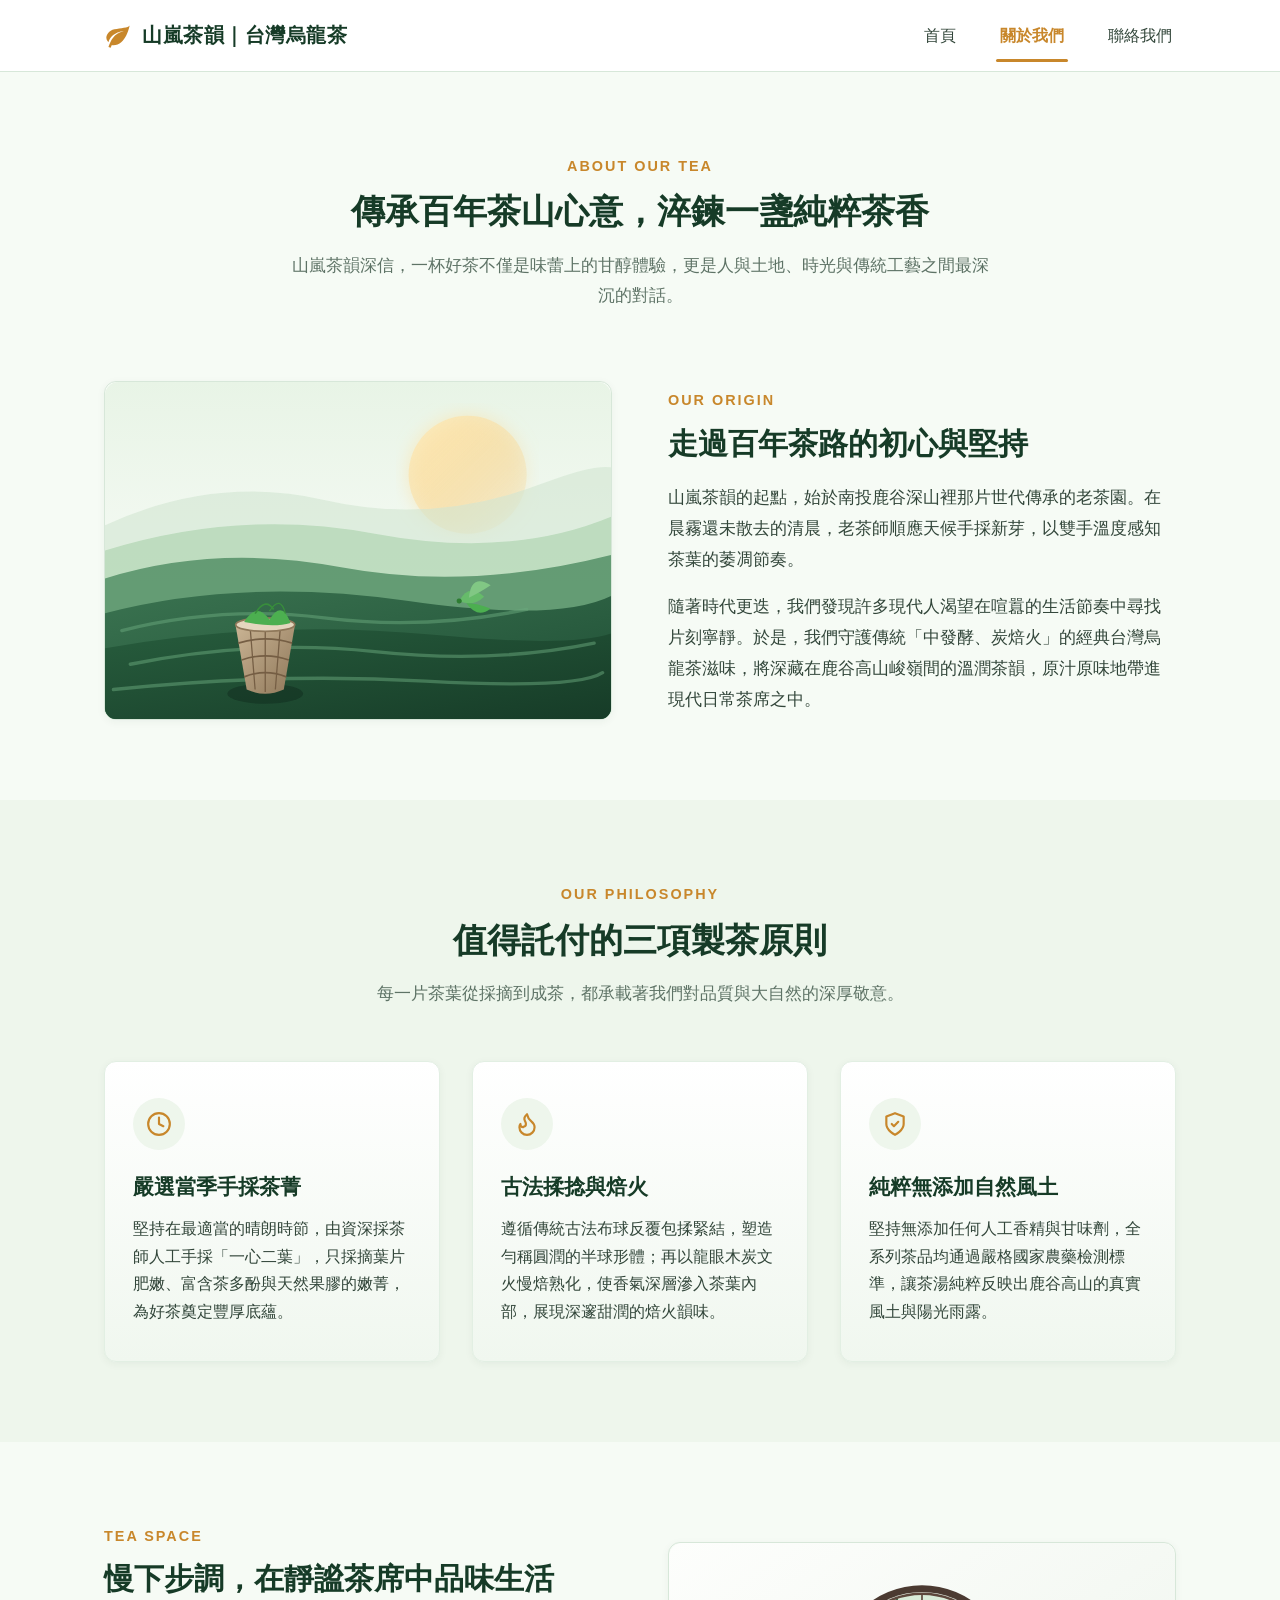
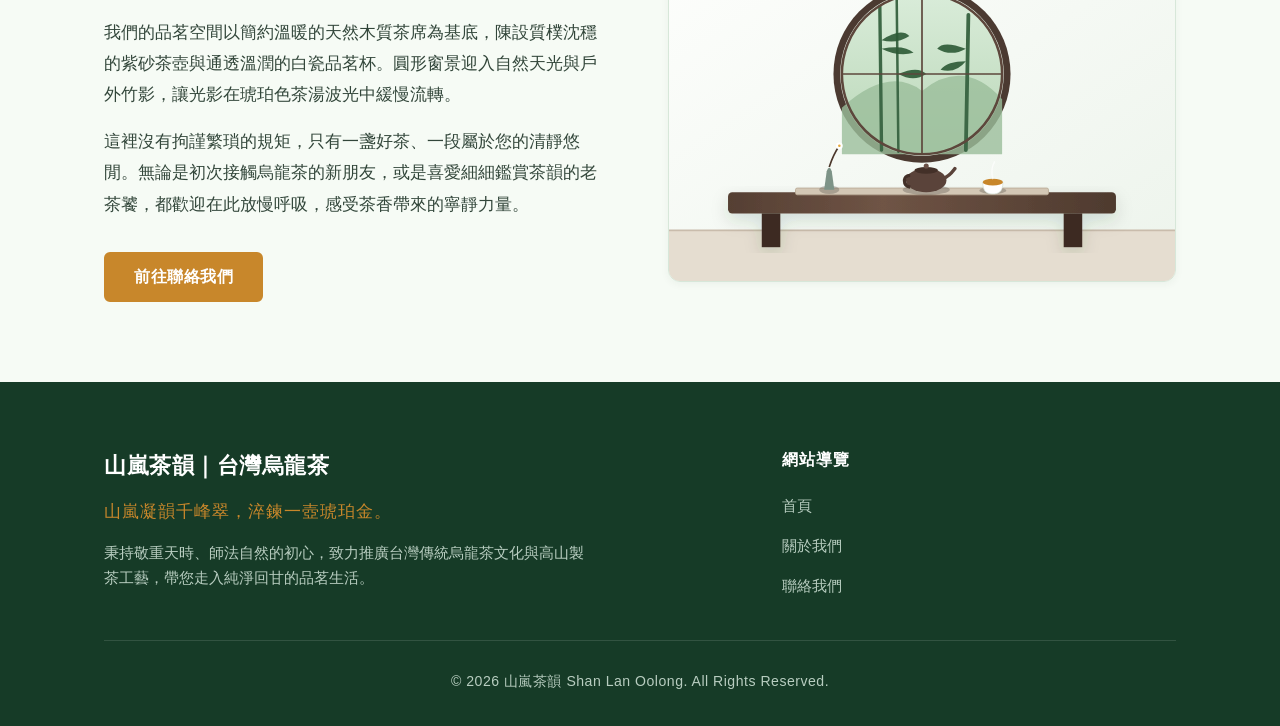
<file: pages/about.html>
<!DOCTYPE html>
<html lang="zh-Hant">
<head>
  <meta charset="UTF-8">
  <meta name="viewport" content="width=device-width, initial-scale=1.0">
  <meta name="description" content="認識山嵐茶韻的製茶起源故事、經營理念與三項工藝堅持。傳承百年鹿谷茶山智慧，營造靜謐溫潤的品茗生活空間。">
  <title>關於我們｜山嵐茶韻 台灣烏龍茶</title>
  <link rel="stylesheet" href="assets/css/site.css">
</head>
<body>

  <!-- 置頂固定導覽列 -->
  <header class="site-header">
    <div class="container nav-wrapper">
      <a href="index.html" class="brand-logo" aria-label="山嵐茶韻 首頁">
        <svg class="brand-icon" viewBox="0 0 24 24" aria-hidden="true">
          <path d="M17 8C8 10 5.9 16.17 3.82 21.34L5.71 22l1-2.3A4.49 4.49 0 0 0 8 20C19 20 22 3 22 3c-1 2-8 2.25-13 3.25S2 11.5 2 13.5s1.75 3.75 1.75 3.75C7 8 17 8 17 8z"/>
        </svg>
        <span>山嵐茶韻｜台灣烏龍茶</span>
      </a>

      <!-- 手機版漢堡切換按鈕 -->
      <button class="nav-toggle" aria-label="切換導覽選單" aria-expanded="false" aria-controls="primary-navigation">
        <span class="hamburger-line"></span>
      </button>

      <!-- 導覽選單列表 -->
      <nav id="primary-navigation">
        <ul class="nav-menu">
          <li class="nav-item">
            <a href="index.html" class="nav-link">首頁</a>
          </li>
          <li class="nav-item">
            <a href="about.html" class="nav-link active" aria-current="page">關於我們</a>
          </li>
          <li class="nav-item">
            <a href="contact.html" class="nav-link">聯絡我們</a>
          </li>
        </ul>
      </nav>
    </div>
  </header>

  <main>
    <!-- 頁面標題與簡介 -->
    <section class="section" style="padding-bottom: 30px;">
      <div class="container">
        <div class="section-header" style="margin-bottom: 20px;">
          <span class="section-tag">ABOUT OUR TEA</span>
          <h1 class="section-title">傳承百年茶山心意，淬鍊一盞純粹茶香</h1>
          <p class="section-desc">
            山嵐茶韻深信，一杯好茶不僅是味蕾上的甘醇體驗，更是人與土地、時光與傳統工藝之間最深沉的對話。
          </p>
        </div>
      </div>
    </section>

    <!-- 品牌故事（左圖右文） -->
    <section class="section" style="padding-top: 20px;">
      <div class="container">
        <div class="feature-row">
          <div class="feature-image-box">
            <img src="assets/images/about-story.svg" alt="晨光灑落在鹿谷層疊茶園梯田與傳統竹編採茶簍上，象徵代代相傳的茶山智慧" width="600" height="400">
          </div>
          <div class="feature-text-box">
            <span class="section-tag">OUR ORIGIN</span>
            <h3>走過百年茶路的初心與堅持</h3>
            <p>
              山嵐茶韻的起點，始於南投鹿谷深山裡那片世代傳承的老茶園。在晨霧還未散去的清晨，老茶師順應天候手採新芽，以雙手溫度感知茶葉的萎凋節奏。
            </p>
            <p>
              隨著時代更迭，我們發現許多現代人渴望在喧囂的生活節奏中尋找片刻寧靜。於是，我們守護傳統「中發酵、炭焙火」的經典台灣烏龍茶滋味，將深藏在鹿谷高山峻嶺間的溫潤茶韻，原汁原味地帶進現代日常茶席之中。
            </p>
          </div>
        </div>
      </div>
    </section>

    <!-- 經營理念（三欄卡片） -->
    <section class="section section--alt">
      <div class="container">
        <div class="section-header">
          <span class="section-tag">OUR PHILOSOPHY</span>
          <h2 class="section-title">值得託付的三項製茶原則</h2>
          <p class="section-desc">每一片茶葉從採摘到成茶，都承載著我們對品質與大自然的深厚敬意。</p>
        </div>

        <div class="card-grid">
          <!-- 堅持 1 -->
          <article class="card">
            <div class="card-icon" aria-hidden="true">
              <svg width="26" height="26" viewBox="0 0 24 24" fill="none" stroke="currentColor" stroke-width="2" stroke-linecap="round" stroke-linejoin="round">
                <path d="M12 2a10 10 0 0 1 10 10c0 5.5-4.5 10-10 10S2 17.5 2 12A10 10 0 0 1 12 2z"/>
                <path d="M12 6v6l4 2"/>
              </svg>
            </div>
            <h3 class="card-title">嚴選當季手採茶菁</h3>
            <p class="card-text">堅持在最適當的晴朗時節，由資深採茶師人工手採「一心二葉」，只採摘葉片肥嫩、富含茶多酚與天然果膠的嫩菁，為好茶奠定豐厚底蘊。</p>
          </article>

          <!-- 堅持 2 -->
          <article class="card">
            <div class="card-icon" aria-hidden="true">
              <svg width="26" height="26" viewBox="0 0 24 24" fill="none" stroke="currentColor" stroke-width="2" stroke-linecap="round" stroke-linejoin="round">
                <path d="M8.5 14.5A2.5 2.5 0 0 0 11 12c0-1.38-.5-2-1-3-1.072-2.143-.224-4.054 2-6 .5 2.5 2 4.9 4 6.5 2 1.6 3 3.5 3 5.5a7 7 0 1 1-14 0c0-1.153.433-2.294 1-3a2.5 2.5 0 0 0 2.5 3z"/>
              </svg>
            </div>
            <h3 class="card-title">古法揉捻與焙火</h3>
            <p class="card-text">遵循傳統古法布球反覆包揉緊結，塑造勻稱圓潤的半球形體；再以龍眼木炭文火慢焙熟化，使香氣深層滲入茶葉內部，展現深邃甜潤的焙火韻味。</p>
          </article>

          <!-- 堅持 3 -->
          <article class="card">
            <div class="card-icon" aria-hidden="true">
              <svg width="26" height="26" viewBox="0 0 24 24" fill="none" stroke="currentColor" stroke-width="2" stroke-linecap="round" stroke-linejoin="round">
                <path d="M12 22s8-4 8-10V5l-8-3-8 3v7c0 6 8 10 8 10z"/>
                <path d="M9 12l2 2 4-4"/>
              </svg>
            </div>
            <h3 class="card-title">純粹無添加自然風土</h3>
            <p class="card-text">堅持無添加任何人工香精與甘味劑，全系列茶品均通過嚴格國家農藥檢測標準，讓茶湯純粹反映出鹿谷高山的真實風土與陽光雨露。</p>
          </article>
        </div>
      </div>
    </section>

    <!-- 環境介紹（左文右圖）與行動按鈕 -->
    <section class="section">
      <div class="container">
        <div class="feature-row feature-row--reverse">
          <div class="feature-image-box">
            <img src="assets/images/about-space.svg" alt="靜謐舒適的品茗空間，設有原木大茶桌、紫砂茶壺與窗外翠竹圓窗景緻" width="600" height="400">
          </div>
          <div class="feature-text-box">
            <span class="section-tag">TEA SPACE</span>
            <h3>慢下步調，在靜謐茶席中品味生活</h3>
            <p>
              我們的品茗空間以簡約溫暖的天然木質茶席為基底，陳設質樸沈穩的紫砂茶壺與通透溫潤的白瓷品茗杯。圓形窗景迎入自然天光與戶外竹影，讓光影在琥珀色茶湯波光中緩慢流轉。
            </p>
            <p>
              這裡沒有拘謹繁瑣的規矩，只有一盞好茶、一段屬於您的清靜悠閒。無論是初次接觸烏龍茶的新朋友，或是喜愛細細鑑賞茶韻的老茶饕，都歡迎在此放慢呼吸，感受茶香帶來的寧靜力量。
            </p>
            <div style="margin-top: 32px;">
              <a href="contact.html" class="btn btn--primary">前往聯絡我們</a>
            </div>
          </div>
        </div>
      </div>
    </section>
  </main>

  <!-- 共用頁尾 -->
  <footer class="site-footer">
    <div class="container">
      <div class="footer-top">
        <div class="footer-brand">
          <div class="footer-brand-name">山嵐茶韻｜台灣烏龍茶</div>
          <div class="footer-slogan">山嵐凝韻千峰翠，淬鍊一壺琥珀金。</div>
          <p class="footer-desc">
            秉持敬重天時、師法自然的初心，致力推廣台灣傳統烏龍茶文化與高山製茶工藝，帶您走入純淨回甘的品茗生活。
          </p>
        </div>

        <div class="footer-nav">
          <div class="footer-nav-title">網站導覽</div>
          <ul class="footer-nav-list">
            <li><a href="index.html" class="footer-nav-link">首頁</a></li>
            <li><a href="about.html" class="footer-nav-link">關於我們</a></li>
            <li><a href="contact.html" class="footer-nav-link">聯絡我們</a></li>
          </ul>
        </div>
      </div>

      <div class="footer-bottom">
        <p class="footer-copyright">&copy; 2026 山嵐茶韻 Shan Lan Oolong. All Rights Reserved.</p>
      </div>
    </div>
  </footer>

  <script src="assets/js/site.js"></script>
</body>
</html>
</file>
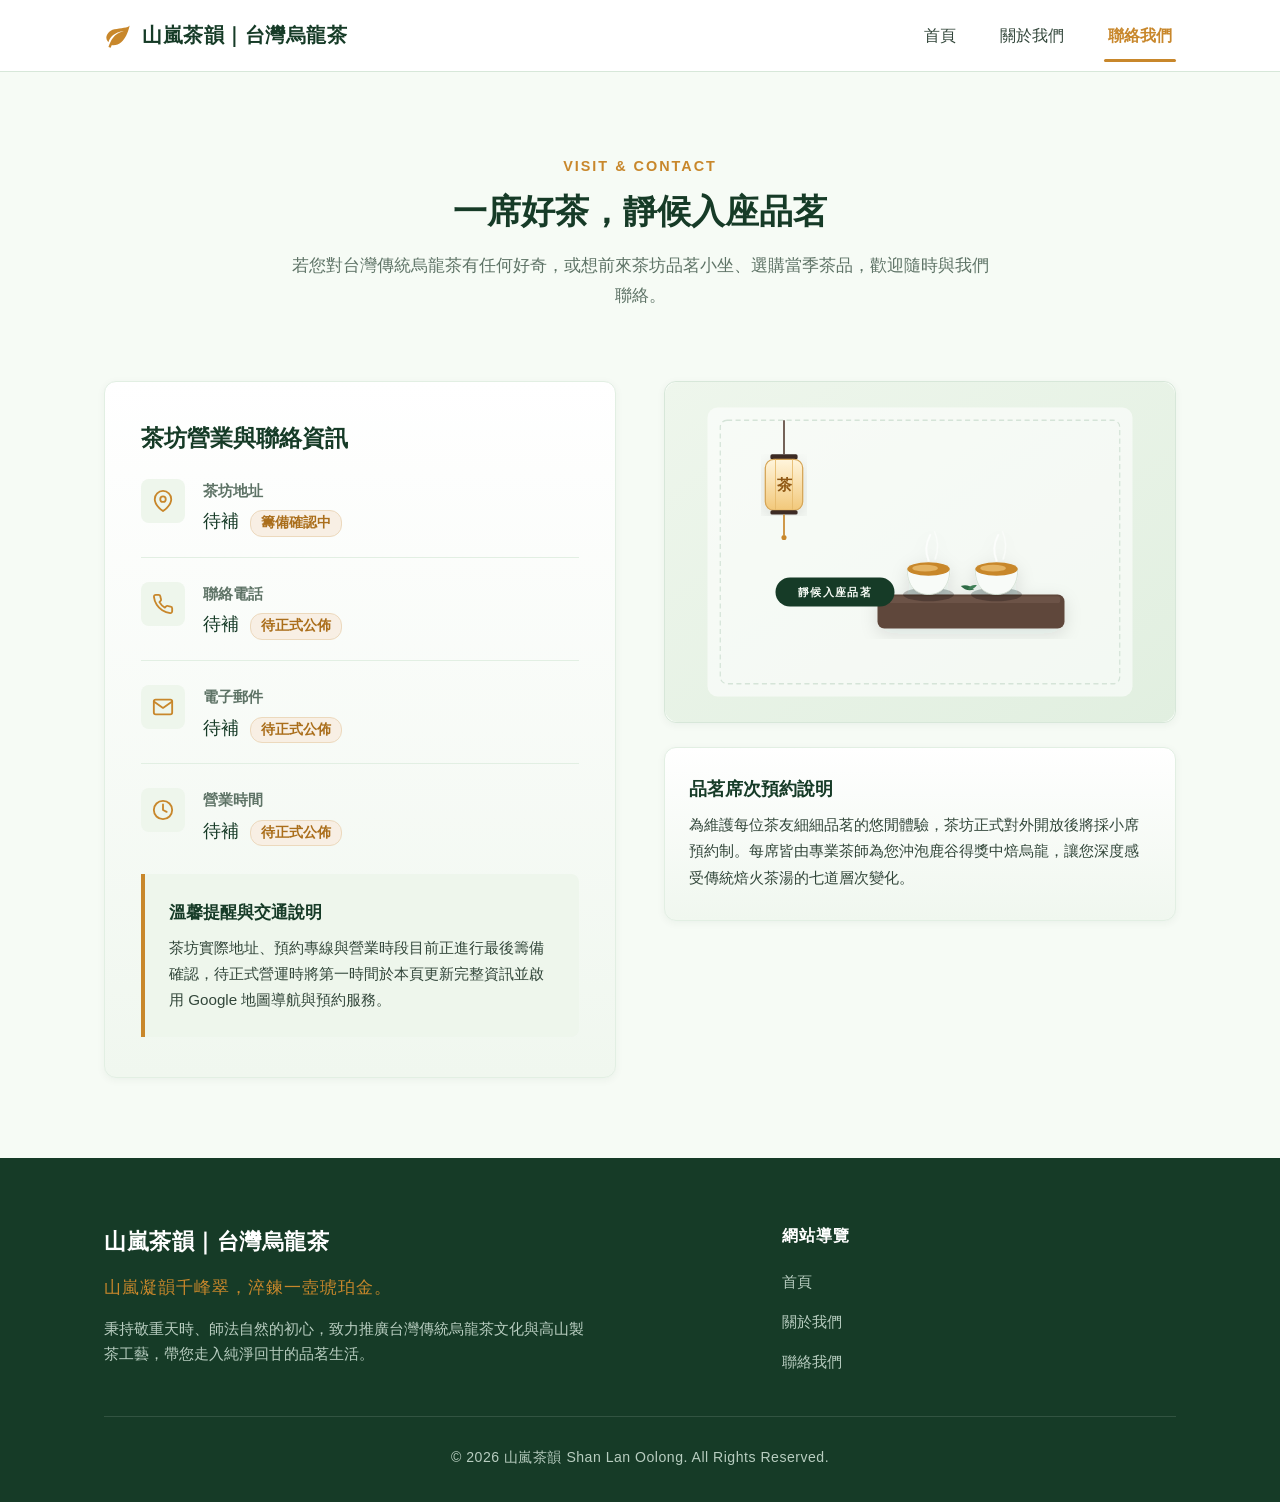
<file: pages/contact.html>
<!DOCTYPE html>
<html lang="zh-Hant">
<head>
  <meta charset="UTF-8">
  <meta name="viewport" content="width=device-width, initial-scale=1.0">
  <meta name="description" content="歡迎前來山嵐茶韻品茗小坐。提供茶坊聯絡與營業資訊說明，期待與您一同感受台灣傳統烏龍茶的美好。">
  <title>聯絡我們｜山嵐茶韻 台灣烏龍茶</title>
  <link rel="stylesheet" href="assets/css/site.css">
</head>
<body>

  <!-- 置頂固定導覽列 -->
  <header class="site-header">
    <div class="container nav-wrapper">
      <a href="index.html" class="brand-logo" aria-label="山嵐茶韻 首頁">
        <svg class="brand-icon" viewBox="0 0 24 24" aria-hidden="true">
          <path d="M17 8C8 10 5.9 16.17 3.82 21.34L5.71 22l1-2.3A4.49 4.49 0 0 0 8 20C19 20 22 3 22 3c-1 2-8 2.25-13 3.25S2 11.5 2 13.5s1.75 3.75 1.75 3.75C7 8 17 8 17 8z"/>
        </svg>
        <span>山嵐茶韻｜台灣烏龍茶</span>
      </a>

      <!-- 手機版漢堡切換按鈕 -->
      <button class="nav-toggle" aria-label="切換導覽選單" aria-expanded="false" aria-controls="primary-navigation">
        <span class="hamburger-line"></span>
      </button>

      <!-- 導覽選單列表 -->
      <nav id="primary-navigation">
        <ul class="nav-menu">
          <li class="nav-item">
            <a href="index.html" class="nav-link">首頁</a>
          </li>
          <li class="nav-item">
            <a href="about.html" class="nav-link">關於我們</a>
          </li>
          <li class="nav-item">
            <a href="contact.html" class="nav-link active" aria-current="page">聯絡我們</a>
          </li>
        </ul>
      </nav>
    </div>
  </header>

  <main>
    <!-- 頁面標題與簡介 -->
    <section class="section" style="padding-bottom: 40px;">
      <div class="container">
        <div class="section-header" style="margin-bottom: 10px;">
          <span class="section-tag">VISIT & CONTACT</span>
          <h1 class="section-title">一席好茶，靜候入座品茗</h1>
          <p class="section-desc">
            若您對台灣傳統烏龍茶有任何好奇，或想前來茶坊品茗小坐、選購當季茶品，歡迎隨時與我們聯絡。
          </p>
        </div>
      </div>
    </section>

    <!-- 聯絡與茶坊資訊佈局 -->
    <section class="section" style="padding-top: 20px;">
      <div class="container">
        <div class="contact-layout">
          <!-- 左欄：茶坊資訊清單（依規範標示待補，不編造假資訊） -->
          <div class="info-card">
            <h2 class="card-title" style="margin-bottom: 24px; font-size: 1.45rem;">茶坊營業與聯絡資訊</h2>

            <dl class="info-list">
              <!-- 地址 -->
              <div class="info-item">
                <div class="info-icon" aria-hidden="true">
                  <svg width="22" height="22" viewBox="0 0 24 24" fill="none" stroke="currentColor" stroke-width="2" stroke-linecap="round" stroke-linejoin="round">
                    <path d="M21 10c0 7-9 13-9 13s-9-6-9-13a9 9 0 0 1 18 0z"/>
                    <circle cx="12" cy="10" r="3"/>
                  </svg>
                </div>
                <div class="info-content">
                  <dt>茶坊地址</dt>
                  <dd>
                    <span>待補</span>
                    <span class="info-badge-pending">籌備確認中</span>
                  </dd>
                </div>
              </div>

              <!-- 電話 -->
              <div class="info-item">
                <div class="info-icon" aria-hidden="true">
                  <svg width="22" height="22" viewBox="0 0 24 24" fill="none" stroke="currentColor" stroke-width="2" stroke-linecap="round" stroke-linejoin="round">
                    <path d="M22 16.92v3a2 2 0 0 1-2.18 2 19.79 19.79 0 0 1-8.63-3.07 19.5 19.5 0 0 1-6-6 19.79 19.79 0 0 1-3.07-8.67A2 2 0 0 1 4.11 2h3a2 2 0 0 1 2 1.72 12.84 12.84 0 0 0 .7 2.81 2 2 0 0 1-.45 2.11L8.09 9.91a16 16 0 0 0 6 6l1.27-1.27a2 2 0 0 1 2.11-.45 12.84 12.84 0 0 0 2.81.7A2 2 0 0 1 22 16.92z"/>
                  </svg>
                </div>
                <div class="info-content">
                  <dt>聯絡電話</dt>
                  <dd>
                    <span>待補</span>
                    <span class="info-badge-pending">待正式公佈</span>
                  </dd>
                </div>
              </div>

              <!-- Email -->
              <div class="info-item">
                <div class="info-icon" aria-hidden="true">
                  <svg width="22" height="22" viewBox="0 0 24 24" fill="none" stroke="currentColor" stroke-width="2" stroke-linecap="round" stroke-linejoin="round">
                    <path d="M4 4h16c1.1 0 2 .9 2 2v12c0 1.1-.9 2-2 2H4c-1.1 0-2-.9-2-2V6c0-1.1.9-2 2-2z"/>
                    <polyline points="22,6 12,13 2,6"/>
                  </svg>
                </div>
                <div class="info-content">
                  <dt>電子郵件</dt>
                  <dd>
                    <span>待補</span>
                    <span class="info-badge-pending">待正式公佈</span>
                  </dd>
                </div>
              </div>

              <!-- 營業時間 -->
              <div class="info-item">
                <div class="info-icon" aria-hidden="true">
                  <svg width="22" height="22" viewBox="0 0 24 24" fill="none" stroke="currentColor" stroke-width="2" stroke-linecap="round" stroke-linejoin="round">
                    <circle cx="12" cy="12" r="10"/>
                    <polyline points="12 6 12 12 16 14"/>
                  </svg>
                </div>
                <div class="info-content">
                  <dt>營業時間</dt>
                  <dd>
                    <span>待補</span>
                    <span class="info-badge-pending">待正式公佈</span>
                  </dd>
                </div>
              </div>
            </dl>

            <!-- 資訊備註提醒 -->
            <div class="contact-notice-box">
              <div class="contact-notice-title">溫馨提醒與交通說明</div>
              <p class="contact-notice-text">
                茶坊實際地址、預約專線與營業時段目前正進行最後籌備確認，待正式營運時將第一時間於本頁更新完整資訊並啟用 Google 地圖導航與預約服務。
              </p>
            </div>
          </div>

          <!-- 右欄：品茗空間意象與來訪叮嚀 -->
          <div>
            <div class="feature-image-box" style="margin-bottom: 24px;">
              <img src="assets/images/contact-tea.svg" alt="茶坊門前掛置溫潤茶燈，原木茶几備妥雙杯琥珀茶湯，靜候茶友蒞臨入座" width="600" height="400">
            </div>

            <article class="card" style="padding: 28px 24px;">
              <h3 class="card-title" style="font-size: 1.15rem; margin-bottom: 10px;">品茗席次預約說明</h3>
              <p class="card-text" style="font-size: 0.95rem;">
                為維護每位茶友細細品茗的悠閒體驗，茶坊正式對外開放後將採小席預約制。每席皆由專業茶師為您沖泡鹿谷得獎中焙烏龍，讓您深度感受傳統焙火茶湯的七道層次變化。
              </p>
            </article>
          </div>
        </div>
      </div>
    </section>
  </main>

  <!-- 共用頁尾 -->
  <footer class="site-footer">
    <div class="container">
      <div class="footer-top">
        <div class="footer-brand">
          <div class="footer-brand-name">山嵐茶韻｜台灣烏龍茶</div>
          <div class="footer-slogan">山嵐凝韻千峰翠，淬鍊一壺琥珀金。</div>
          <p class="footer-desc">
            秉持敬重天時、師法自然的初心，致力推廣台灣傳統烏龍茶文化與高山製茶工藝，帶您走入純淨回甘的品茗生活。
          </p>
        </div>

        <div class="footer-nav">
          <div class="footer-nav-title">網站導覽</div>
          <ul class="footer-nav-list">
            <li><a href="index.html" class="footer-nav-link">首頁</a></li>
            <li><a href="about.html" class="footer-nav-link">關於我們</a></li>
            <li><a href="contact.html" class="footer-nav-link">聯絡我們</a></li>
          </ul>
        </div>
      </div>

      <div class="footer-bottom">
        <p class="footer-copyright">&copy; 2026 山嵐茶韻 Shan Lan Oolong. All Rights Reserved.</p>
      </div>
    </div>
  </footer>

  <script src="assets/js/site.js"></script>
</body>
</html>
</file>
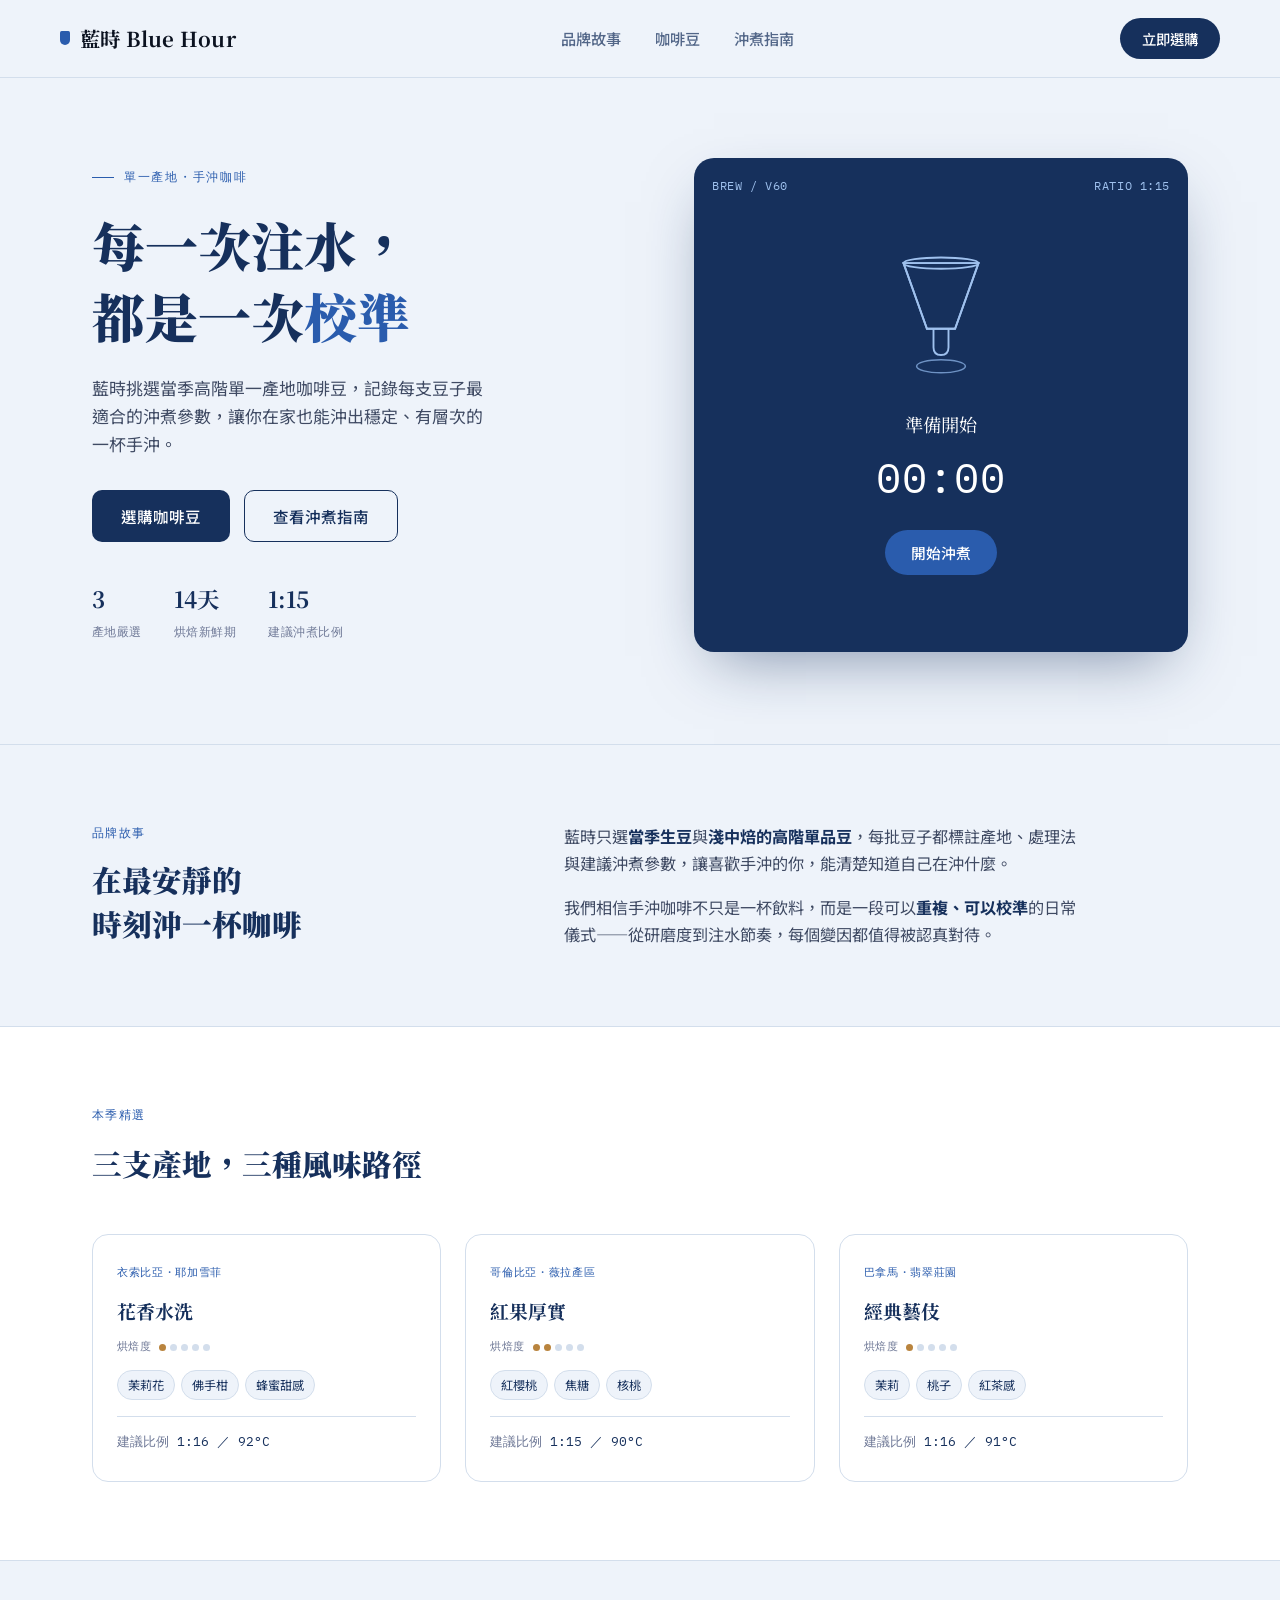
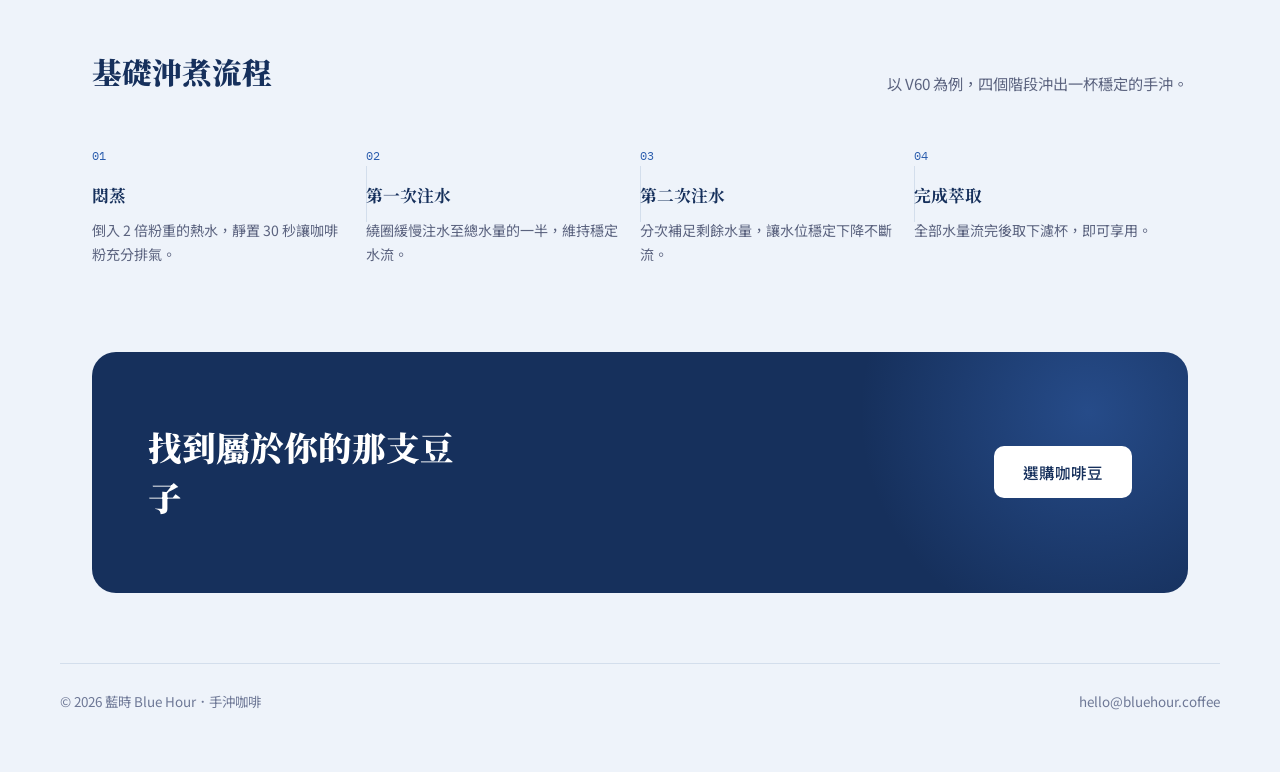
<file: w1/claude.html>
<!DOCTYPE html>
<html lang="zh-Hant">
<head>
<meta charset="UTF-8">
<meta name="viewport" content="width=device-width, initial-scale=1.0">
<title>藍時 Blue Hour｜手沖咖啡</title>
<link rel="preconnect" href="https://fonts.googleapis.com">
<link rel="preconnect" href="https://fonts.gstatic.com" crossorigin>
<link href="https://fonts.googleapis.com/css2?family=Noto+Serif+TC:wght@500;700;900&family=Noto+Sans+TC:wght@400;500;700&family=IBM+Plex+Mono:wght@400;500&display=swap" rel="stylesheet">
<style>
  :root{
    --ink: #0B1220;
    --deep: #16305C;
    --blue: #2A5CAD;
    --blue-bright: #3E74CC;
    --paper: #EEF3FA;
    --mist: #D3DEEC;
    --white: #FFFFFF;
    --roast: #B9843E;

    --display: 'Noto Serif TC', serif;
    --body: 'Noto Sans TC', sans-serif;
    --mono: 'IBM Plex Mono', monospace;
  }

  *{ box-sizing:border-box; margin:0; padding:0; }
  html{ scroll-behavior:smooth; }
  body{
    background: var(--paper);
    color: var(--ink);
    font-family: var(--body);
    line-height:1.65;
    -webkit-font-smoothing:antialiased;
  }
  a{ color:inherit; text-decoration:none; }
  ul{ list-style:none; }
  button{ font-family:inherit; cursor:pointer; }
  :focus-visible{ outline:2px solid var(--blue); outline-offset:3px; border-radius:4px; }

  .wrap{ max-width:1160px; margin:0 auto; padding:0 32px; }

  /* NAV */
  header.site{
    position:sticky; top:0; z-index:50;
    background: rgba(238,243,250,0.88);
    backdrop-filter: blur(10px);
    border-bottom:1px solid var(--mist);
  }
  .nav{ display:flex; align-items:center; justify-content:space-between; padding:18px 0; }
  .logo{ font-family:var(--display); font-weight:700; font-size:1.28rem; letter-spacing:0.02em; display:flex; align-items:center; gap:10px; }
  .logo .mark{ width:10px; height:14px; background:var(--blue); border-radius:2px 2px 6px 6px; }
  .nav-links{ display:flex; gap:34px; font-size:0.95rem; font-weight:500; color:var(--deep); }
  .nav-links a{ opacity:0.72; transition:opacity .15s ease; }
  .nav-links a:hover{ opacity:1; }
  .nav-cta{
    background:var(--deep); color:var(--white);
    padding:10px 22px; border-radius:999px; font-size:0.9rem; font-weight:500;
    border:none; transition:background .15s ease, transform .15s ease;
  }
  .nav-cta:hover{ background:var(--blue); transform:translateY(-1px); }

  /* HERO */
  .hero{ padding:80px 0 92px; }
  .hero-grid{ display:grid; grid-template-columns:1.05fr 0.95fr; gap:56px; align-items:center; }
  .eyebrow{
    font-family:var(--mono); font-size:0.76rem; letter-spacing:0.14em; text-transform:uppercase;
    color:var(--blue); display:flex; align-items:center; gap:10px; margin-bottom:22px;
  }
  .eyebrow::before{ content:""; width:22px; height:1px; background:var(--blue); }
  .hero h1{
    font-family:var(--display); font-weight:900; font-size:clamp(2.1rem,4.2vw,3.3rem);
    line-height:1.35; color:var(--deep); margin-bottom:22px;
  }
  .hero h1 em{ font-style:normal; color:var(--blue); }
  .hero p.lede{ font-size:1.06rem; color:#3F4A63; max-width:44ch; margin-bottom:32px; }
  .hero-actions{ display:flex; gap:14px; flex-wrap:wrap; margin-bottom:38px; }
  .btn-primary, .btn-ghost{
    padding:14px 28px; border-radius:10px; font-size:0.97rem; font-weight:500;
    border:1px solid transparent; transition:all .15s ease; display:inline-flex; align-items:center; gap:8px;
  }
  .btn-primary{ background:var(--deep); color:var(--white); }
  .btn-primary:hover{ background:var(--blue); transform:translateY(-1px); }
  .btn-ghost{ background:transparent; border-color:var(--deep); color:var(--deep); }
  .btn-ghost:hover{ background:var(--deep); color:var(--white); }

  .hero-stats{ display:flex; gap:32px; font-family:var(--mono); }
  .hero-stats div strong{ display:block; font-size:1.4rem; font-family:var(--display); color:var(--deep); }
  .hero-stats div span{ font-size:0.74rem; color:#6E7896; letter-spacing:0.04em; }

  /* SIGNATURE: brew timer */
  .brewer{
    position:relative; background:var(--deep); border-radius:20px;
    aspect-ratio:1/1; overflow:hidden;
    box-shadow:0 24px 60px -20px rgba(22,48,92,0.5);
    display:flex; flex-direction:column; align-items:center; justify-content:center;
    padding: 26px;
  }
  .brewer-hud{
    position:absolute; top:18px; left:18px; right:18px;
    display:flex; justify-content:space-between;
    font-family:var(--mono); font-size:0.72rem; color:#9FC1EE; letter-spacing:0.05em;
  }
  .brewer-stage{
    font-family:var(--display); color:var(--white); font-size:1.15rem;
    margin-top: 6px; margin-bottom: 4px; text-align:center; min-height: 1.6em;
  }
  .brewer-time{
    font-family:var(--mono); font-size:2.6rem; color:var(--white); letter-spacing:0.02em; margin-bottom:18px;
  }
  .dripper-svg{ width:150px; margin-bottom: 18px; }
  .brewer-btn{
    background:var(--blue); color:var(--white); border:none;
    padding:12px 26px; border-radius:999px; font-size:0.92rem; font-weight:500;
    transition:background .15s ease;
  }
  .brewer-btn:hover{ background:var(--blue-bright); }
  .brewer-btn:disabled{ opacity:0.55; cursor:default; }

  /* STORY */
  .story{ padding:78px 0; border-top:1px solid var(--mist); }
  .story-grid{ display:grid; grid-template-columns:0.8fr 1.2fr; gap:56px; }
  .section-label{
    font-family:var(--mono); font-size:0.76rem; letter-spacing:0.12em; text-transform:uppercase;
    color:var(--blue); margin-bottom:14px;
  }
  .story h2{ font-family:var(--display); font-weight:900; font-size:1.85rem; color:var(--deep); line-height:1.5; }
  .story-body p{ font-size:1.01rem; color:#3F4A63; margin-bottom:18px; max-width:58ch; }
  .story-body p:last-child{ margin-bottom:0; }
  .story-body strong{ color:var(--deep); }

  /* BEANS */
  .beans{ padding:78px 0; background:var(--white); border-top:1px solid var(--mist); border-bottom:1px solid var(--mist); }
  .beans-head{ max-width:640px; margin-bottom:46px; }
  .beans-head h2{ font-family:var(--display); font-weight:900; font-size:1.85rem; color:var(--deep); margin-top:10px; }
  .bean-cards{ display:grid; grid-template-columns:repeat(3,1fr); gap:24px; }
  .b-card{
    border:1px solid var(--mist); border-radius:16px; padding:28px 24px;
    transition:border-color .15s ease, transform .15s ease;
  }
  .b-card:hover{ border-color:var(--blue-bright); transform:translateY(-3px); }
  .b-card .origin{ font-family:var(--mono); font-size:0.7rem; color:var(--blue); letter-spacing:0.06em; margin-bottom:14px; }
  .b-card h3{ font-family:var(--display); font-weight:700; font-size:1.18rem; color:var(--deep); margin-bottom:12px; }
  .roast-bar{ display:flex; align-items:center; gap:8px; margin-bottom:14px; }
  .roast-bar .label{ font-family:var(--mono); font-size:0.68rem; color:#6E7896; letter-spacing:0.04em; }
  .roast-dots{ display:flex; gap:4px; }
  .roast-dots span{ width:7px; height:7px; border-radius:50%; background:var(--mist); }
  .roast-dots span.on{ background:var(--roast); }
  .flavor-tags{ display:flex; flex-wrap:wrap; gap:6px; margin-bottom:16px; }
  .flavor-tags span{
    font-size:0.76rem; padding:4px 10px; border-radius:999px;
    background:var(--paper); color:var(--deep); border:1px solid var(--mist);
  }
  .b-card .ratio{ font-family:var(--mono); font-size:0.82rem; color:var(--deep); border-top:1px solid var(--mist); padding-top:14px; }
  .b-card .ratio span{ color:#6E7896; }

  /* GUIDE */
  .guide{ padding:86px 0; }
  .guide-head{ display:flex; justify-content:space-between; align-items:flex-end; margin-bottom:50px; gap:24px; flex-wrap:wrap; }
  .guide-head h2{ font-family:var(--display); font-weight:900; font-size:1.85rem; color:var(--deep); }
  .guide-head p{ max-width:38ch; color:#5B637F; font-size:0.95rem; }
  .steps{ display:grid; grid-template-columns:repeat(4,1fr); position:relative; }
  .step{ position:relative; padding:0 22px 0 0; }
  .step:not(:last-child)::after{
    content:""; position:absolute; top:20px; right:-1px; width:1px; height:56px; background:var(--mist);
  }
  .step .num{ font-family:var(--mono); font-size:0.76rem; color:var(--blue); margin-bottom:16px; display:block; }
  .step h3{ font-family:var(--display); font-weight:700; font-size:1.05rem; color:var(--deep); margin-bottom:10px; }
  .step p{ font-size:0.88rem; color:#5B637F; }

  /* CTA */
  .cta{
    background:var(--deep); color:var(--white); border-radius:24px; margin:0 32px 32px;
    padding:70px 56px; position:relative; overflow:hidden;
  }
  .cta::before{
    content:""; position:absolute; width:460px; height:460px;
    background:radial-gradient(circle, rgba(62,116,204,0.4), transparent 70%);
    top:-170px; right:-130px; border-radius:50%;
  }
  .cta-inner{ position:relative; z-index:2; display:flex; justify-content:space-between; align-items:center; gap:40px; flex-wrap:wrap; }
  .cta h2{ font-family:var(--display); font-weight:900; font-size:clamp(1.5rem,2.8vw,2.1rem); max-width:16ch; line-height:1.5; }
  .cta .btn-primary{ background:var(--white); color:var(--deep); white-space:nowrap; }
  .cta .btn-primary:hover{ background:var(--paper); }

  footer.site{ padding:38px 32px 60px; }
  .footer-grid{
    max-width:1160px; margin:0 auto; display:flex; justify-content:space-between; align-items:center;
    flex-wrap:wrap; gap:16px; font-size:0.84rem; color:#6E7896; border-top:1px solid var(--mist); padding-top:26px;
  }

  @media (prefers-reduced-motion:reduce){ *{ animation-duration:0.001ms !important; transition-duration:0.001ms !important; } }

  @media (max-width:880px){
    .hero-grid{ grid-template-columns:1fr; }
    .brewer{ order:-1; max-width:400px; margin:0 auto 8px; }
    .story-grid{ grid-template-columns:1fr; gap:28px; }
    .bean-cards{ grid-template-columns:1fr; }
    .steps{ grid-template-columns:1fr 1fr; row-gap:32px; }
    .step:nth-child(2)::after{ display:none; }
    .nav-links{ display:none; }
    .cta{ margin:0 16px 16px; padding:46px 28px; }
    .cta-inner{ flex-direction:column; align-items:flex-start; }
  }
  @media (max-width:520px){
    .wrap{ padding:0 20px; }
    .steps{ grid-template-columns:1fr; }
    .step:not(:last-child)::after{ display:none; }
    .hero-stats{ gap:20px; }
  }
</style>
</head>
<body>

<header class="site">
  <nav class="wrap nav">
    <div class="logo"><span class="mark"></span>藍時 Blue Hour</div>
    <ul class="nav-links">
      <li><a href="#story">品牌故事</a></li>
      <li><a href="#beans">咖啡豆</a></li>
      <li><a href="#guide">沖煮指南</a></li>
    </ul>
    <button class="nav-cta">立即選購</button>
  </nav>
</header>

<section class="hero">
  <div class="wrap hero-grid">
    <div>
      <div class="eyebrow">單一產地・手沖咖啡</div>
      <h1>每一次注水，<br>都是一次<em>校準</em></h1>
      <p class="lede">藍時挑選當季高階單一產地咖啡豆，記錄每支豆子最適合的沖煮參數，讓你在家也能沖出穩定、有層次的一杯手沖。</p>
      <div class="hero-actions">
        <button class="btn-primary">選購咖啡豆</button>
        <button class="btn-ghost">查看沖煮指南</button>
      </div>
      <div class="hero-stats">
        <div><strong>3</strong><span>產地嚴選</span></div>
        <div><strong>14天</strong><span>烘焙新鮮期</span></div>
        <div><strong>1:15</strong><span>建議沖煮比例</span></div>
      </div>
    </div>

    <div class="brewer">
      <div class="brewer-hud">
        <span>BREW / V60</span>
        <span id="ratioTag">RATIO 1:15</span>
      </div>
      <svg class="dripper-svg" id="dripperSvg" viewBox="0 0 160 160" xmlns="http://www.w3.org/2000/svg">
        <path d="M40 30 L120 30 L95 100 L65 100 Z" fill="none" stroke="#9FC1EE" stroke-width="2"/>
        <rect id="waterLevel" x="65" y="98" width="30" height="0" fill="#3E74CC" opacity="0.85"/>
        <path d="M40 30 L120 30 L95 100 L65 100 Z" fill="none" stroke="#9FC1EE" stroke-width="2"/>
        <ellipse cx="80" cy="30" rx="40" ry="6" fill="none" stroke="#9FC1EE" stroke-width="2"/>
        <path d="M72 100 L72 120 Q72 128 80 128 Q88 128 88 120 L88 100" fill="none" stroke="#9FC1EE" stroke-width="2"/>
        <ellipse cx="80" cy="140" rx="26" ry="7" fill="none" stroke="#6E92C4" stroke-width="1.6"/>
        <line id="pourLine" x1="80" y1="8" x2="80" y2="30" stroke="#3E74CC" stroke-width="3" opacity="0"/>
      </svg>
      <div class="brewer-stage" id="stageLabel">準備開始</div>
      <div class="brewer-time" id="timeLabel">00:00</div>
      <button class="brewer-btn" id="brewBtn">開始沖煮</button>
    </div>
  </div>
</section>

<section class="story" id="story">
  <div class="wrap story-grid">
    <div>
      <div class="section-label">品牌故事</div>
      <h2>在最安靜的<br>時刻沖一杯咖啡</h2>
    </div>
    <div class="story-body">
      <p>藍時只選<strong>當季生豆</strong>與<strong>淺中焙的高階單品豆</strong>，每批豆子都標註產地、處理法與建議沖煮參數，讓喜歡手沖的你，能清楚知道自己在沖什麼。</p>
      <p>我們相信手沖咖啡不只是一杯飲料，而是一段可以<strong>重複、可以校準</strong>的日常儀式——從研磨度到注水節奏，每個變因都值得被認真對待。</p>
    </div>
  </div>
</section>

<section class="beans" id="beans">
  <div class="wrap">
    <div class="beans-head">
      <div class="section-label">本季精選</div>
      <h2>三支產地，三種風味路徑</h2>
    </div>
    <div class="bean-cards">
      <div class="b-card">
        <div class="origin">衣索比亞・耶加雪菲</div>
        <h3>花香水洗</h3>
        <div class="roast-bar">
          <span class="label">烘焙度</span>
          <div class="roast-dots"><span class="on"></span><span></span><span></span><span></span><span></span></div>
        </div>
        <div class="flavor-tags"><span>茉莉花</span><span>佛手柑</span><span>蜂蜜甜感</span></div>
        <div class="ratio"><span>建議比例</span> 1:16 ／ 92°C</div>
      </div>
      <div class="b-card">
        <div class="origin">哥倫比亞・薇拉產區</div>
        <h3>紅果厚實</h3>
        <div class="roast-bar">
          <span class="label">烘焙度</span>
          <div class="roast-dots"><span class="on"></span><span class="on"></span><span></span><span></span><span></span></div>
        </div>
        <div class="flavor-tags"><span>紅櫻桃</span><span>焦糖</span><span>核桃</span></div>
        <div class="ratio"><span>建議比例</span> 1:15 ／ 90°C</div>
      </div>
      <div class="b-card">
        <div class="origin">巴拿馬・翡翠莊園</div>
        <h3>經典藝伎</h3>
        <div class="roast-bar">
          <span class="label">烘焙度</span>
          <div class="roast-dots"><span class="on"></span><span></span><span></span><span></span><span></span></div>
        </div>
        <div class="flavor-tags"><span>茉莉</span><span>桃子</span><span>紅茶感</span></div>
        <div class="ratio"><span>建議比例</span> 1:16 ／ 91°C</div>
      </div>
    </div>
  </div>
</section>

<section class="guide" id="guide">
  <div class="wrap">
    <div class="guide-head">
      <h2>基礎沖煮流程</h2>
      <p>以 V60 為例，四個階段沖出一杯穩定的手沖。</p>
    </div>
    <div class="steps">
      <div class="step">
        <span class="num">01</span>
        <h3>悶蒸</h3>
        <p>倒入 2 倍粉重的熱水，靜置 30 秒讓咖啡粉充分排氣。</p>
      </div>
      <div class="step">
        <span class="num">02</span>
        <h3>第一次注水</h3>
        <p>繞圈緩慢注水至總水量的一半，維持穩定水流。</p>
      </div>
      <div class="step">
        <span class="num">03</span>
        <h3>第二次注水</h3>
        <p>分次補足剩餘水量，讓水位穩定下降不斷流。</p>
      </div>
      <div class="step">
        <span class="num">04</span>
        <h3>完成萃取</h3>
        <p>全部水量流完後取下濾杯，即可享用。</p>
      </div>
    </div>
  </div>
</section>

<div class="wrap" style="padding:0;">
  <div class="cta">
    <div class="cta-inner">
      <h2>找到屬於你的那支豆子</h2>
      <button class="btn-primary">選購咖啡豆</button>
    </div>
  </div>
</div>

<footer class="site">
  <div class="footer-grid">
    <div>© 2026 藍時 Blue Hour．手沖咖啡</div>
    <div>hello@bluehour.coffee</div>
  </div>
</footer>

<script>
  (function(){
    const btn = document.getElementById('brewBtn');
    const stageLabel = document.getElementById('stageLabel');
    const timeLabel = document.getElementById('timeLabel');
    const waterLevel = document.getElementById('waterLevel');
    const pourLine = document.getElementById('pourLine');

    const stages = [
      { name:'悶蒸中', dur:30, water:8 },
      { name:'第一次注水', dur:60, water:38 },
      { name:'第二次注水', dur:60, water:75 },
      { name:'萃取完成', dur:0, water:75 }
    ];

    let running = false;
    let stageIndex = 0;
    let elapsed = 0;
    let totalElapsed = 0;
    let timer = null;

    function fmt(s){
      const m = Math.floor(s/60).toString().padStart(2,'0');
      const sec = Math.floor(s%60).toString().padStart(2,'0');
      return m+':'+sec;
    }

    function tick(){
      totalElapsed += 1;
      elapsed += 1;
      timeLabel.textContent = fmt(totalElapsed);

      const stage = stages[stageIndex];
      const progress = stage.dur ? Math.min(elapsed/stage.dur, 1) : 1;
      const prevWater = stageIndex === 0 ? 0 : stages[stageIndex-1].water;
      const currentWater = prevWater + (stage.water - prevWater) * progress;
      waterLevel.setAttribute('y', 98 - currentWater*0.55);
      waterLevel.setAttribute('height', currentWater*0.55);

      pourLine.style.opacity = (stageIndex === 1 || stageIndex === 2) ? '0.9' : '0';

      if(stage.dur && elapsed >= stage.dur){
        stageIndex += 1;
        elapsed = 0;
        if(stageIndex >= stages.length - 1){
          stageLabel.textContent = stages[stages.length-1].name;
          pourLine.style.opacity = '0';
          clearInterval(timer);
          running = false;
          btn.disabled = false;
          btn.textContent = '再沖一次';
          return;
        }
        stageLabel.textContent = stages[stageIndex].name;
      }
    }

    btn.addEventListener('click', () => {
      if(running) return;
      running = true;
      stageIndex = 0;
      elapsed = 0;
      totalElapsed = 0;
      waterLevel.setAttribute('y', 98);
      waterLevel.setAttribute('height', 0);
      stageLabel.textContent = stages[0].name;
      timeLabel.textContent = '00:00';
      btn.disabled = true;
      btn.textContent = '沖煮中…';
      timer = setInterval(tick, 1000);
    });
  })();
</script>

</body>
</html>
</file>
<file: pages/assets/css/site.css>
/* ==========================================================================
   山嵐茶韻｜台灣烏龍茶（SHAN LAN OOLONG）
   三頁共用樣式表：site.css
   ========================================================================== */

/* --- 變數與設計規範 --- */
:root {
  /* 主要色彩系統 */
  --color-primary: #163B27;        /* 墨綠色（主色與頁尾） */
  --color-forest: #1E4D34;         /* 森林綠 */
  --color-accent: #C8872B;         /* 琥珀金（茶湯點綴色、主要按鈕、活動標示） */
  --color-accent-hover: #AA6E1B;   /* 琥珀金深色 Hover */
  
  /* 背景色彩系統 */
  --color-bg-main: #F6FBF5;        /* 淺綠霧白（主背景） */
  --color-bg-alt: #EEF6EC;         /* 交錯區塊背景 */
  --color-bg-card: #FFFFFF;        /* 卡片純白基底色 */
  --bg-card-gradient: linear-gradient(180deg, #FFFFFF 0%, #F0F7EF 100%); /* 淡綠色和純白漸層卡片底色 */
  --bg-card-hover: linear-gradient(180deg, #FFFFFF 0%, #E6F2E5 100%);   /* Hover 懸停漸層加深 */
  
  /* 文字色彩系統 */
  --color-text-dark: #163B27;      /* 深墨綠標題文字 */
  --color-text-body: #32463A;      /* 內文主要文字 */
  --color-text-muted: #5E7366;     /* 次要輔助文字 */
  --color-text-light: #F6FBF5;     /* 淺色文字（用於頁尾深色背景） */
  --color-text-light-muted: #B8CDC0;
  
  /* 邊框與陰影 */
  --color-border: #D7E7D9;
  --color-border-card: #E2EFE3;
  --shadow-sm: 0 2px 8px rgba(22, 59, 39, 0.05);
  --shadow-md: 0 4px 18px rgba(22, 59, 39, 0.07);
  --shadow-lg: 0 8px 28px rgba(22, 59, 39, 0.12);
  
  /* 字體設定 */
  --font-family-base: "Noto Sans TC", "PingFang TC", "Microsoft JhengHei", -apple-system, BlinkMacSystemFont, "Segoe UI", Roboto, sans-serif;
  
  /* 容器寬度 */
  --container-max-width: 1120px;
  --header-height: 72px;
  --border-radius-card: 12px;
  --border-radius-btn: 6px;
}

/* --- 重設與基礎設定 --- */
*, *::before, *::after {
  box-sizing: border-box;
  margin: 0;
  padding: 0;
}

html {
  font-size: 16px;
  scroll-behavior: smooth;
}

body {
  font-family: var(--font-family-base);
  color: var(--color-text-body);
  background-color: var(--color-bg-main);
  line-height: 1.75;
  -webkit-font-smoothing: antialiased;
  min-height: 100vh;
  display: flex;
  flex-direction: column;
}

main {
  flex: 1 0 auto;
}

img {
  max-width: 100%;
  height: auto;
  display: block;
}

a {
  color: inherit;
  text-decoration: none;
  transition: color 0.25s ease, border-color 0.25s ease, background-color 0.25s ease;
}

ul, ol {
  list-style: none;
}

/* --- 通用版面排版類別 --- */
.container {
  width: 100%;
  max-width: var(--container-max-width);
  margin-left: auto;
  margin-right: auto;
  padding-left: 24px;
  padding-right: 24px;
}

.section {
  padding: 80px 0;
}

.section--alt {
  background-color: var(--color-bg-alt);
}

.section-header {
  text-align: center;
  max-width: 700px;
  margin: 0 auto 52px;
}

.section-tag {
  display: inline-block;
  font-size: 0.9rem;
  font-weight: 600;
  color: var(--color-accent);
  letter-spacing: 2px;
  text-transform: uppercase;
  margin-bottom: 10px;
}

.section-title {
  font-size: 2.1rem;
  font-weight: 700;
  color: var(--color-primary);
  line-height: 1.35;
  margin-bottom: 16px;
}

.section-desc {
  font-size: 1.05rem;
  color: var(--color-text-muted);
  line-height: 1.8;
}

/* --- 導覽列（Navbar） --- */
.site-header {
  position: sticky;
  top: 0;
  z-index: 1000;
  background-color: rgba(255, 255, 255, 0.96);
  backdrop-filter: blur(10px);
  border-bottom: 1px solid var(--color-border);
  height: var(--header-height);
  transition: box-shadow 0.3s ease;
}

.site-header.scrolled {
  box-shadow: var(--shadow-sm);
}

.nav-wrapper {
  display: flex;
  align-items: center;
  justify-content: space-between;
  height: 100%;
}

.brand-logo {
  display: flex;
  align-items: center;
  gap: 10px;
  font-size: 1.25rem;
  font-weight: 700;
  color: var(--color-primary);
  letter-spacing: 0.5px;
}

.brand-logo:hover {
  color: var(--color-accent);
}

.brand-icon {
  width: 28px;
  height: 28px;
  fill: var(--color-accent);
}

/* 電腦版選單列表 */
.nav-menu {
  display: flex;
  align-items: center;
  gap: 36px;
}

.nav-item {
  position: relative;
}

.nav-link {
  display: inline-block;
  font-size: 1rem;
  font-weight: 500;
  color: var(--color-text-body);
  padding: 8px 4px;
  position: relative;
}

.nav-link:hover {
  color: var(--color-accent);
}

/* 目前所在頁面高亮規範：琥珀金粗體及底部指示線 */
.nav-link.active {
  color: var(--color-accent);
  font-weight: 700;
}

.nav-link.active::after {
  content: "";
  position: absolute;
  bottom: -4px;
  left: 0;
  width: 100%;
  height: 3px;
  background-color: var(--color-accent);
  border-radius: 2px;
}

/* 手機版漢堡按鈕 */
.nav-toggle {
  display: none;
  background: transparent;
  border: none;
  cursor: pointer;
  padding: 8px;
  border-radius: 4px;
  width: 42px;
  height: 42px;
  position: relative;
  align-items: center;
  justify-content: center;
}

.nav-toggle:focus-visible {
  outline: 2px solid var(--color-accent);
}

.hamburger-line {
  display: block;
  width: 24px;
  height: 2.5px;
  background-color: var(--color-primary);
  border-radius: 2px;
  position: relative;
  transition: background-color 0.25s ease, transform 0.25s ease;
}

.hamburger-line::before,
.hamburger-line::after {
  content: "";
  position: absolute;
  width: 24px;
  height: 2.5px;
  background-color: var(--color-primary);
  border-radius: 2px;
  transition: transform 0.25s ease, top 0.25s ease;
}

.hamburger-line::before {
  top: -8px;
}

.hamburger-line::after {
  top: 8px;
}

/* 漢堡按鈕開啟時的動畫效果 */
.nav-toggle[aria-expanded="true"] .hamburger-line {
  background-color: transparent;
}

.nav-toggle[aria-expanded="true"] .hamburger-line::before {
  top: 0;
  transform: rotate(45deg);
  background-color: var(--color-accent);
}

.nav-toggle[aria-expanded="true"] .hamburger-line::after {
  top: 0;
  transform: rotate(-45deg);
  background-color: var(--color-accent);
}

/* --- 按鈕樣式規範 --- */
.btn-group {
  display: flex;
  flex-wrap: wrap;
  gap: 16px;
  align-items: center;
}

.btn {
  display: inline-flex;
  align-items: center;
  justify-content: center;
  padding: 12px 28px;
  font-size: 1rem;
  font-weight: 600;
  border-radius: var(--border-radius-btn);
  letter-spacing: 0.5px;
  cursor: pointer;
  text-align: center;
  transition: all 0.25s ease;
  line-height: 1.4;
}

/* 實心琥珀金主按鈕 */
.btn--primary {
  background-color: var(--color-accent);
  color: #FFFFFF;
  border: 2px solid var(--color-accent);
}

.btn--primary:hover {
  background-color: var(--color-accent-hover);
  border-color: var(--color-accent-hover);
  color: #FFFFFF;
  box-shadow: 0 4px 12px rgba(200, 135, 43, 0.35);
  transform: translateY(-2px);
}

/* 墨綠線框次按鈕 */
.btn--secondary {
  background-color: transparent;
  color: var(--color-primary);
  border: 2px solid var(--color-primary);
}

.btn--secondary:hover {
  background-color: var(--color-primary);
  color: #FFFFFF;
  box-shadow: 0 4px 12px rgba(22, 59, 39, 0.2);
  transform: translateY(-2px);
}

/* --- 卡片通用樣式規範 --- */
.card-grid {
  display: grid;
  grid-template-columns: repeat(3, 1fr);
  gap: 32px;
}

.card {
  background: var(--bg-card-gradient);
  background-color: var(--color-bg-card);
  border: 1px solid var(--color-border-card);
  border-radius: var(--border-radius-card);
  padding: 36px 28px;
  box-shadow: var(--shadow-sm);
  transition: transform 0.25s ease, box-shadow 0.25s ease, border-color 0.25s ease, background 0.25s ease;
  display: flex;
  flex-direction: column;
}

.card:hover {
  transform: translateY(-5px);
  box-shadow: var(--shadow-md);
  border-color: var(--color-border);
  background: var(--bg-card-hover);
}

.card-icon {
  width: 52px;
  height: 52px;
  border-radius: 50%;
  background-color: var(--color-bg-alt);
  display: flex;
  align-items: center;
  justify-content: center;
  margin-bottom: 22px;
  color: var(--color-accent);
}

.card-title {
  font-size: 1.3rem;
  font-weight: 700;
  color: var(--color-primary);
  margin-bottom: 14px;
  line-height: 1.4;
}

.card-text {
  font-size: 0.98rem;
  color: var(--color-text-body);
  line-height: 1.75;
}

/* --- 首頁 Hero 主視覺 --- */
.hero {
  padding: 70px 0 80px;
  background: linear-gradient(180deg, #FFFFFF 0%, var(--color-bg-main) 100%);
}

.hero-grid {
  display: grid;
  grid-template-columns: 1.15fr 0.85fr;
  align-items: center;
  gap: 48px;
}

.hero-tag {
  display: inline-block;
  padding: 6px 14px;
  background-color: var(--color-bg-alt);
  color: var(--color-forest);
  border: 1px solid var(--color-border);
  border-radius: 20px;
  font-size: 0.88rem;
  font-weight: 600;
  letter-spacing: 1px;
  margin-bottom: 18px;
}

.hero-title {
  font-size: 2.85rem;
  font-weight: 800;
  color: var(--color-primary);
  line-height: 1.25;
  margin-bottom: 22px;
  letter-spacing: -0.5px;
}

.hero-intro {
  font-size: 1.2rem;
  color: var(--color-text-body);
  line-height: 1.8;
  margin-bottom: 36px;
  max-width: 540px;
}

.hero-image-box {
  position: relative;
  border-radius: var(--border-radius-card);
  overflow: hidden;
  box-shadow: var(--shadow-md);
  border: 1px solid var(--color-border);
}

/* --- 單欄置中簡介區塊 --- */
.intro-center {
  text-align: center;
  max-width: 820px;
  margin: 0 auto;
}

.intro-center p {
  font-size: 1.12rem;
  line-height: 1.9;
  color: var(--color-text-body);
}

/* --- 雙欄圖文排版（關於我們頁面） --- */
.feature-row {
  display: grid;
  grid-template-columns: 1fr 1fr;
  align-items: center;
  gap: 56px;
  margin-bottom: 80px;
}

.feature-row:last-child {
  margin-bottom: 0;
}

.feature-row--reverse {
  direction: rtl;
}

.feature-row--reverse > * {
  direction: ltr;
}

.feature-image-box {
  border-radius: var(--border-radius-card);
  overflow: hidden;
  box-shadow: var(--shadow-sm);
  border: 1px solid var(--color-border);
}

.feature-text-box h3 {
  font-size: 1.85rem;
  font-weight: 700;
  color: var(--color-primary);
  line-height: 1.35;
  margin-bottom: 18px;
}

.feature-text-box p {
  font-size: 1.05rem;
  color: var(--color-text-body);
  line-height: 1.85;
  margin-bottom: 16px;
}

.feature-text-box p:last-child {
  margin-bottom: 0;
}

/* --- 聯絡我們頁面樣式 --- */
.contact-layout {
  display: grid;
  grid-template-columns: 1fr 1fr;
  gap: 48px;
  align-items: flex-start;
}

.info-card {
  background: var(--bg-card-gradient);
  background-color: var(--color-bg-card);
  border-radius: var(--border-radius-card);
  border: 1px solid var(--color-border-card);
  padding: 40px 36px;
  box-shadow: var(--shadow-sm);
}

.info-list {
  display: flex;
  flex-direction: column;
  gap: 24px;
}

.info-item {
  display: flex;
  align-items: flex-start;
  gap: 18px;
  padding-bottom: 20px;
  border-bottom: 1px solid var(--color-border-card);
}

.info-item:last-child {
  padding-bottom: 0;
  border-bottom: none;
}

.info-icon {
  width: 44px;
  height: 44px;
  flex-shrink: 0;
  border-radius: 8px;
  background-color: var(--color-bg-alt);
  color: var(--color-accent);
  display: flex;
  align-items: center;
  justify-content: center;
}

.info-content dt {
  font-size: 0.92rem;
  font-weight: 600;
  color: var(--color-text-muted);
  margin-bottom: 4px;
}

.info-content dd {
  font-size: 1.1rem;
  font-weight: 500;
  color: var(--color-primary);
  line-height: 1.5;
}

.info-badge-pending {
  display: inline-block;
  font-size: 0.85rem;
  background-color: #F8EFE4;
  color: var(--color-accent-hover);
  border: 1px solid #ECD9BD;
  padding: 2px 10px;
  border-radius: 12px;
  font-weight: 600;
  margin-left: 6px;
}

.contact-notice-box {
  background-color: var(--color-bg-alt);
  border-left: 4px solid var(--color-accent);
  border-radius: 0 8px 8px 0;
  padding: 24px;
  margin-top: 28px;
}

.contact-notice-title {
  font-size: 1.05rem;
  font-weight: 700;
  color: var(--color-primary);
  margin-bottom: 8px;
}

.contact-notice-text {
  font-size: 0.95rem;
  color: var(--color-text-body);
  line-height: 1.7;
}

/* --- 頁尾（Footer） --- */
.site-footer {
  background-color: var(--color-primary);
  color: var(--color-text-light);
  padding: 64px 0 32px;
  margin-top: auto;
}

.footer-top {
  display: grid;
  grid-template-columns: 1.6fr 1fr;
  gap: 48px;
  padding-bottom: 40px;
  border-bottom: 1px solid rgba(255, 255, 255, 0.12);
}

.footer-brand-name {
  font-size: 1.4rem;
  font-weight: 700;
  color: #FFFFFF;
  margin-bottom: 12px;
  letter-spacing: 0.5px;
}

.footer-slogan {
  font-size: 1.05rem;
  color: var(--color-accent);
  font-weight: 500;
  letter-spacing: 1px;
  margin-bottom: 14px;
}

.footer-desc {
  font-size: 0.92rem;
  color: var(--color-text-light-muted);
  line-height: 1.7;
  max-width: 480px;
}

.footer-nav-title {
  font-size: 1rem;
  font-weight: 600;
  color: #FFFFFF;
  margin-bottom: 18px;
  letter-spacing: 1px;
}

.footer-nav-list {
  display: flex;
  flex-direction: column;
  gap: 12px;
}

.footer-nav-link {
  font-size: 0.95rem;
  color: var(--color-text-light-muted);
  transition: color 0.2s ease, transform 0.2s ease;
  display: inline-block;
}

.footer-nav-link:hover {
  color: var(--color-accent);
  transform: translateX(4px);
}

.footer-bottom {
  padding-top: 28px;
  text-align: center;
}

.footer-copyright {
  font-size: 0.88rem;
  color: var(--color-text-light-muted);
  letter-spacing: 0.5px;
}

/* --- 響應式設計（Media Queries） --- */

/* 平板與手機版斷點：768px 以下 */
@media (max-width: 768px) {
  .section {
    padding: 56px 0;
  }

  .section-title {
    font-size: 1.75rem;
  }

  /* 導覽列轉為漢堡選單模式 */
  .nav-toggle {
    display: flex;
  }

  .nav-menu {
    position: absolute;
    top: var(--header-height);
    left: 0;
    right: 0;
    background-color: #FFFFFF;
    flex-direction: column;
    gap: 0;
    padding: 16px 24px 24px;
    border-bottom: 1px solid var(--color-border);
    box-shadow: var(--shadow-md);
    
    /* 預設收合 */
    display: none;
    opacity: 0;
    transform: translateY(-10px);
    transition: opacity 0.25s ease, transform 0.25s ease;
  }

  .nav-menu.is-open {
    display: flex;
    opacity: 1;
    transform: translateY(0);
  }

  .nav-item {
    width: 100%;
    border-bottom: 1px solid var(--color-border-card);
  }

  .nav-item:last-child {
    border-bottom: none;
  }

  .nav-link {
    display: block;
    width: 100%;
    padding: 14px 4px;
    font-size: 1.05rem;
  }

  .nav-link.active::after {
    bottom: 0;
  }

  /* 首頁 Hero 單欄堆疊 */
  .hero {
    padding: 44px 0 56px;
  }

  .hero-grid {
    grid-template-columns: 1fr;
    gap: 36px;
    text-align: center;
  }

  .hero-title {
    font-size: 2.15rem;
  }

  .hero-intro {
    margin-left: auto;
    margin-right: auto;
  }

  .btn-group {
    justify-content: center;
  }

  /* 卡片三欄轉單欄堆疊 */
  .card-grid {
    grid-template-columns: 1fr;
    gap: 20px;
  }

  /* 關於我們圖文雙欄轉單欄堆疊 */
  .feature-row,
  .feature-row--reverse {
    grid-template-columns: 1fr;
    gap: 28px;
    direction: ltr;
  }

  /* 聯絡我們雙欄轉單欄堆疊 */
  .contact-layout {
    grid-template-columns: 1fr;
    gap: 32px;
  }

  /* 頁尾雙欄轉單欄堆疊 */
  .footer-top {
    grid-template-columns: 1fr;
    gap: 32px;
  }
}

/* 針對小螢幕手機特別微調（480px 以下） */
@media (max-width: 480px) {
  .hero-title {
    font-size: 1.85rem;
  }

  .btn-group {
    flex-direction: column;
    width: 100%;
  }

  .btn {
    width: 100%;
  }

  .info-card {
    padding: 28px 20px;
  }
}
</file>
